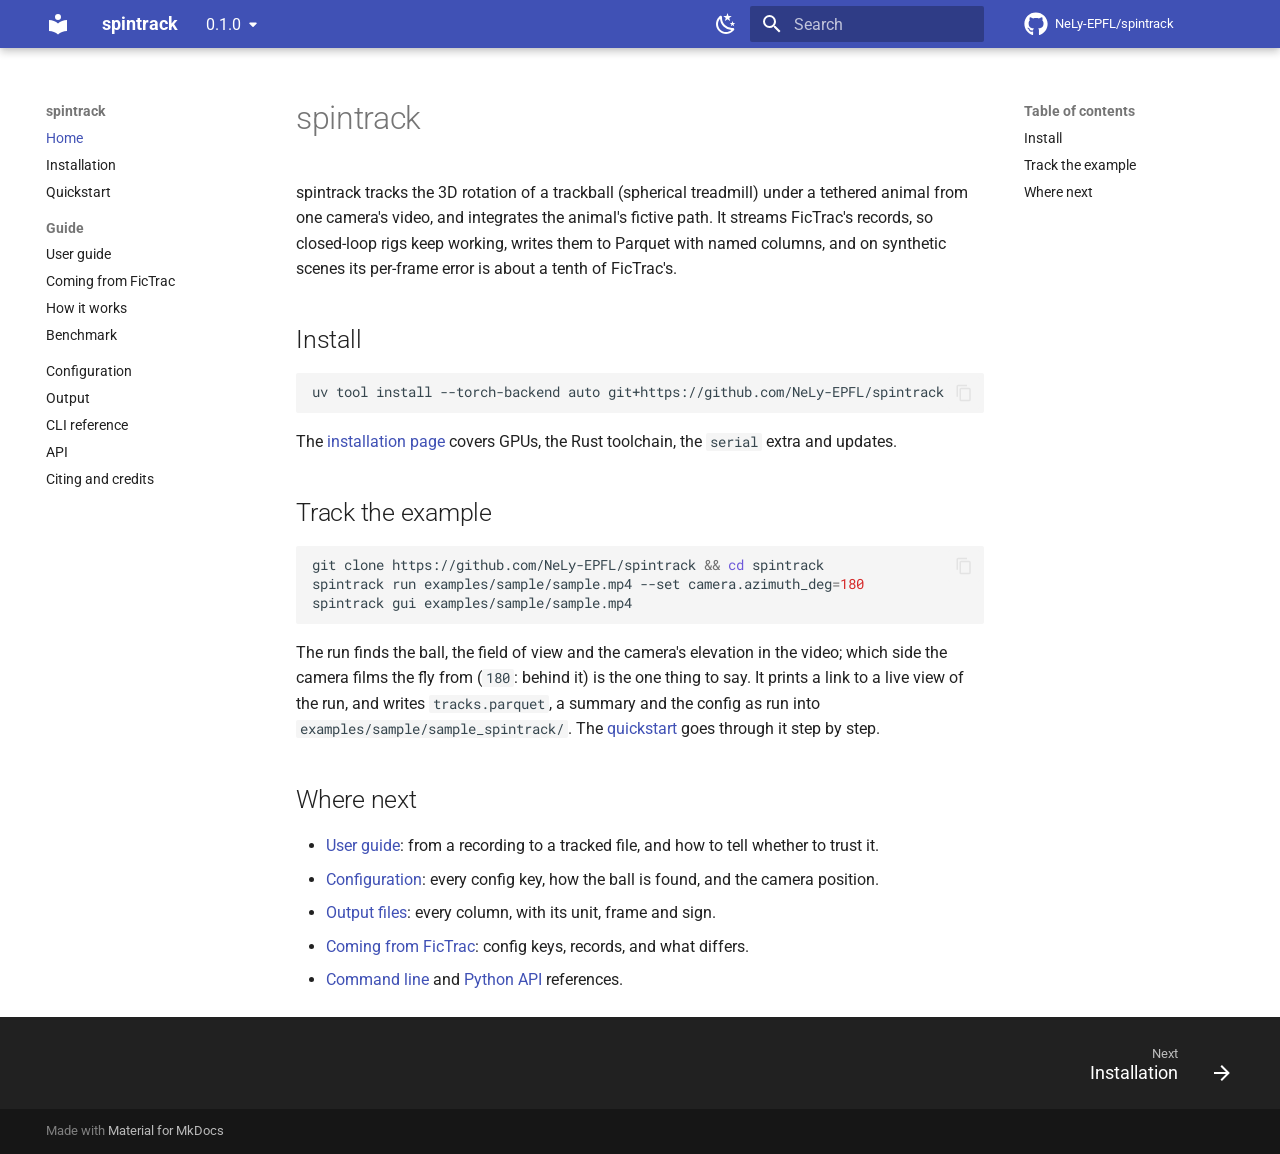
<file: 0.1.0/index.html>
<!doctype html>
<html lang="en" class="no-js">
  <head>
    
      <meta charset="utf-8">
      <meta name="viewport" content="width=device-width,initial-scale=1">
      
        <meta name="description" content="Track the rotation of a spherical treadmill (trackball) from video">
      
      
      
        <link rel="canonical" href="https://nely-epfl.github.io/spintrack/0.1.0/">
      
      
      
        <link rel="next" href="installation/">
      
      
        
      
      
      <link rel="icon" href="assets/images/favicon.png">
      <meta name="generator" content="mkdocs-1.6.1, mkdocs-material-9.7.7">
    
    
      
        <title>spintrack</title>
      
    
    
      <link rel="stylesheet" href="assets/stylesheets/main.ec1eaa64.min.css">
      
        
        <link rel="stylesheet" href="assets/stylesheets/palette.ab4e12ef.min.css">
      
      


    
    
      
    
    
      
        
        
        <link rel="preconnect" href="https://fonts.gstatic.com" crossorigin>
        <link rel="stylesheet" href="https://fonts.googleapis.com/css?family=Roboto:300,300i,400,400i,700,700i%7CRoboto+Mono:400,400i,700,700i&display=fallback">
        <style>:root{--md-text-font:"Roboto";--md-code-font:"Roboto Mono"}</style>
      
    
    
      <link rel="stylesheet" href="assets/_mkdocstrings.css">
    
    <script>__md_scope=new URL(".",location),__md_hash=e=>[...e].reduce(((e,_)=>(e<<5)-e+_.charCodeAt(0)),0),__md_get=(e,_=localStorage,t=__md_scope)=>JSON.parse(_.getItem(t.pathname+"."+e)),__md_set=(e,_,t=localStorage,a=__md_scope)=>{try{t.setItem(a.pathname+"."+e,JSON.stringify(_))}catch(e){}}</script>
    
      

    
    
  </head>
  
  
    
    
      
    
    
    
    
    <body dir="ltr" data-md-color-scheme="default" data-md-color-primary="indigo" data-md-color-accent="indigo">
  
    
    <input class="md-toggle" data-md-toggle="drawer" type="checkbox" id="__drawer" autocomplete="off">
    <input class="md-toggle" data-md-toggle="search" type="checkbox" id="__search" autocomplete="off">
    <label class="md-overlay" for="__drawer"></label>
    <div data-md-component="skip">
      
        
        <a href="#spintrack" class="md-skip">
          Skip to content
        </a>
      
    </div>
    <div data-md-component="announce">
      
    </div>
    
      <div data-md-color-scheme="default" data-md-component="outdated" hidden>
        
      </div>
    
    
      

  

<header class="md-header md-header--shadow" data-md-component="header">
  <nav class="md-header__inner md-grid" aria-label="Header">
    <a href="." title="spintrack" class="md-header__button md-logo" aria-label="spintrack" data-md-component="logo">
      
  
  <svg xmlns="http://www.w3.org/2000/svg" viewBox="0 0 24 24"><path d="M12 8a3 3 0 0 0 3-3 3 3 0 0 0-3-3 3 3 0 0 0-3 3 3 3 0 0 0 3 3m0 3.54C9.64 9.35 6.5 8 3 8v11c3.5 0 6.64 1.35 9 3.54 2.36-2.19 5.5-3.54 9-3.54V8c-3.5 0-6.64 1.35-9 3.54"/></svg>

    </a>
    <label class="md-header__button md-icon" for="__drawer">
      
      <svg xmlns="http://www.w3.org/2000/svg" viewBox="0 0 24 24"><path d="M3 6h18v2H3zm0 5h18v2H3zm0 5h18v2H3z"/></svg>
    </label>
    <div class="md-header__title" data-md-component="header-title">
      <div class="md-header__ellipsis">
        <div class="md-header__topic">
          <span class="md-ellipsis">
            spintrack
          </span>
        </div>
        <div class="md-header__topic" data-md-component="header-topic">
          <span class="md-ellipsis">
            
              Home
            
          </span>
        </div>
      </div>
    </div>
    
      
        <form class="md-header__option" data-md-component="palette">
  
    
    
    
    <input class="md-option" data-md-color-media="(prefers-color-scheme: light)" data-md-color-scheme="default" data-md-color-primary="indigo" data-md-color-accent="indigo"  aria-label="Switch to dark mode"  type="radio" name="__palette" id="__palette_0">
    
      <label class="md-header__button md-icon" title="Switch to dark mode" for="__palette_1" hidden>
        <svg xmlns="http://www.w3.org/2000/svg" viewBox="0 0 24 24"><path d="m17.75 4.09-2.53 1.94.91 3.06-2.63-1.81-2.63 1.81.91-3.06-2.53-1.94L12.44 4l1.06-3 1.06 3zm3.5 6.91-1.64 1.25.59 1.98-1.7-1.17-1.7 1.17.59-1.98L15.75 11l2.06-.05L18.5 9l.69 1.95zm-2.28 4.95c.83-.08 1.72 1.1 1.19 1.85-.32.45-.66.87-1.08 1.27C15.17 23 8.84 23 4.94 19.07c-3.91-3.9-3.91-10.24 0-14.14.4-.4.82-.76 1.27-1.08.75-.53 1.93.36 1.85 1.19-.27 2.86.69 5.83 2.89 8.02a9.96 9.96 0 0 0 8.02 2.89m-1.64 2.02a12.08 12.08 0 0 1-7.8-3.47c-2.17-2.19-3.33-5-3.49-7.82-2.81 3.14-2.7 7.96.31 10.98 3.02 3.01 7.84 3.12 10.98.31"/></svg>
      </label>
    
  
    
    
    
    <input class="md-option" data-md-color-media="(prefers-color-scheme: dark)" data-md-color-scheme="slate" data-md-color-primary="indigo" data-md-color-accent="indigo"  aria-label="Switch to light mode"  type="radio" name="__palette" id="__palette_1">
    
      <label class="md-header__button md-icon" title="Switch to light mode" for="__palette_0" hidden>
        <svg xmlns="http://www.w3.org/2000/svg" viewBox="0 0 24 24"><path d="M12 7a5 5 0 0 1 5 5 5 5 0 0 1-5 5 5 5 0 0 1-5-5 5 5 0 0 1 5-5m0 2a3 3 0 0 0-3 3 3 3 0 0 0 3 3 3 3 0 0 0 3-3 3 3 0 0 0-3-3m0-7 2.39 3.42C13.65 5.15 12.84 5 12 5s-1.65.15-2.39.42zM3.34 7l4.16-.35A7.2 7.2 0 0 0 5.94 8.5c-.44.74-.69 1.5-.83 2.29zm.02 10 1.76-3.77a7.131 7.131 0 0 0 2.38 4.14zM20.65 7l-1.77 3.79a7.02 7.02 0 0 0-2.38-4.15zm-.01 10-4.14.36c.59-.51 1.12-1.14 1.54-1.86.42-.73.69-1.5.83-2.29zM12 22l-2.41-3.44c.74.27 1.55.44 2.41.44.82 0 1.63-.17 2.37-.44z"/></svg>
      </label>
    
  
</form>
      
    
    
      <script>var palette=__md_get("__palette");if(palette&&palette.color){if("(prefers-color-scheme)"===palette.color.media){var media=matchMedia("(prefers-color-scheme: light)"),input=document.querySelector(media.matches?"[data-md-color-media='(prefers-color-scheme: light)']":"[data-md-color-media='(prefers-color-scheme: dark)']");palette.color.media=input.getAttribute("data-md-color-media"),palette.color.scheme=input.getAttribute("data-md-color-scheme"),palette.color.primary=input.getAttribute("data-md-color-primary"),palette.color.accent=input.getAttribute("data-md-color-accent")}for(var[key,value]of Object.entries(palette.color))document.body.setAttribute("data-md-color-"+key,value)}</script>
    
    
    
      
      
        <label class="md-header__button md-icon" for="__search">
          
          <svg xmlns="http://www.w3.org/2000/svg" viewBox="0 0 24 24"><path d="M9.5 3A6.5 6.5 0 0 1 16 9.5c0 1.61-.59 3.09-1.56 4.23l.27.27h.79l5 5-1.5 1.5-5-5v-.79l-.27-.27A6.52 6.52 0 0 1 9.5 16 6.5 6.5 0 0 1 3 9.5 6.5 6.5 0 0 1 9.5 3m0 2C7 5 5 7 5 9.5S7 14 9.5 14 14 12 14 9.5 12 5 9.5 5"/></svg>
        </label>
        <div class="md-search" data-md-component="search" role="dialog">
  <label class="md-search__overlay" for="__search"></label>
  <div class="md-search__inner" role="search">
    <form class="md-search__form" name="search">
      <input type="text" class="md-search__input" name="query" aria-label="Search" placeholder="Search" autocapitalize="off" autocorrect="off" autocomplete="off" spellcheck="false" data-md-component="search-query" required>
      <label class="md-search__icon md-icon" for="__search">
        
        <svg xmlns="http://www.w3.org/2000/svg" viewBox="0 0 24 24"><path d="M9.5 3A6.5 6.5 0 0 1 16 9.5c0 1.61-.59 3.09-1.56 4.23l.27.27h.79l5 5-1.5 1.5-5-5v-.79l-.27-.27A6.52 6.52 0 0 1 9.5 16 6.5 6.5 0 0 1 3 9.5 6.5 6.5 0 0 1 9.5 3m0 2C7 5 5 7 5 9.5S7 14 9.5 14 14 12 14 9.5 12 5 9.5 5"/></svg>
        
        <svg xmlns="http://www.w3.org/2000/svg" viewBox="0 0 24 24"><path d="M20 11v2H8l5.5 5.5-1.42 1.42L4.16 12l7.92-7.92L13.5 5.5 8 11z"/></svg>
      </label>
      <nav class="md-search__options" aria-label="Search">
        
        <button type="reset" class="md-search__icon md-icon" title="Clear" aria-label="Clear" tabindex="-1">
          
          <svg xmlns="http://www.w3.org/2000/svg" viewBox="0 0 24 24"><path d="M19 6.41 17.59 5 12 10.59 6.41 5 5 6.41 10.59 12 5 17.59 6.41 19 12 13.41 17.59 19 19 17.59 13.41 12z"/></svg>
        </button>
      </nav>
      
        <div class="md-search__suggest" data-md-component="search-suggest"></div>
      
    </form>
    <div class="md-search__output">
      <div class="md-search__scrollwrap" tabindex="0" data-md-scrollfix>
        <div class="md-search-result" data-md-component="search-result">
          <div class="md-search-result__meta">
            Initializing search
          </div>
          <ol class="md-search-result__list" role="presentation"></ol>
        </div>
      </div>
    </div>
  </div>
</div>
      
    
    
      <div class="md-header__source">
        <a href="https://github.com/NeLy-EPFL/spintrack" title="Go to repository" class="md-source" data-md-component="source">
  <div class="md-source__icon md-icon">
    
    <svg xmlns="http://www.w3.org/2000/svg" viewBox="0 0 512 512"><!--! Font Awesome Free 7.1.0 by @fontawesome - https://fontawesome.com License - https://fontawesome.com/license/free (Icons: CC BY 4.0, Fonts: SIL OFL 1.1, Code: MIT License) Copyright 2025 Fonticons, Inc.--><path d="M173.9 397.4c0 2-2.3 3.6-5.2 3.6-3.3.3-5.6-1.3-5.6-3.6 0-2 2.3-3.6 5.2-3.6 3-.3 5.6 1.3 5.6 3.6m-31.1-4.5c-.7 2 1.3 4.3 4.3 4.9 2.6 1 5.6 0 6.2-2s-1.3-4.3-4.3-5.2c-2.6-.7-5.5.3-6.2 2.3m44.2-1.7c-2.9.7-4.9 2.6-4.6 4.9.3 2 2.9 3.3 5.9 2.6 2.9-.7 4.9-2.6 4.6-4.6-.3-1.9-3-3.2-5.9-2.9M252.8 8C114.1 8 8 113.3 8 252c0 110.9 69.8 205.8 169.5 239.2 12.8 2.3 17.3-5.6 17.3-12.1 0-6.2-.3-40.4-.3-61.4 0 0-70 15-84.7-29.8 0 0-11.4-29.1-27.8-36.6 0 0-22.9-15.7 1.6-15.4 0 0 24.9 2 38.6 25.8 21.9 38.6 58.6 27.5 72.9 20.9 2.3-16 8.8-27.1 16-33.7-55.9-6.2-112.3-14.3-112.3-110.5 0-27.5 7.6-41.3 23.6-58.9-2.6-6.5-11.1-33.3 2.6-67.9 20.9-6.5 69 27 69 27 20-5.6 41.5-8.5 62.8-8.5s42.8 2.9 62.8 8.5c0 0 48.1-33.6 69-27 13.7 34.7 5.2 61.4 2.6 67.9 16 17.7 25.8 31.5 25.8 58.9 0 96.5-58.9 104.2-114.8 110.5 9.2 7.9 17 22.9 17 46.4 0 33.7-.3 75.4-.3 83.6 0 6.5 4.6 14.4 17.3 12.1C436.2 457.8 504 362.9 504 252 504 113.3 391.5 8 252.8 8M105.2 352.9c-1.3 1-1 3.3.7 5.2 1.6 1.6 3.9 2.3 5.2 1 1.3-1 1-3.3-.7-5.2-1.6-1.6-3.9-2.3-5.2-1m-10.8-8.1c-.7 1.3.3 2.9 2.3 3.9 1.6 1 3.6.7 4.3-.7.7-1.3-.3-2.9-2.3-3.9-2-.6-3.6-.3-4.3.7m32.4 35.6c-1.6 1.3-1 4.3 1.3 6.2 2.3 2.3 5.2 2.6 6.5 1 1.3-1.3.7-4.3-1.3-6.2-2.2-2.3-5.2-2.6-6.5-1m-11.4-14.7c-1.6 1-1.6 3.6 0 5.9s4.3 3.3 5.6 2.3c1.6-1.3 1.6-3.9 0-6.2-1.4-2.3-4-3.3-5.6-2"/></svg>
  </div>
  <div class="md-source__repository">
    NeLy-EPFL/spintrack
  </div>
</a>
      </div>
    
  </nav>
  
</header>
    
    <div class="md-container" data-md-component="container">
      
      
        
          
        
      
      <main class="md-main" data-md-component="main">
        <div class="md-main__inner md-grid">
          
            
              
              <div class="md-sidebar md-sidebar--primary" data-md-component="sidebar" data-md-type="navigation" >
                <div class="md-sidebar__scrollwrap">
                  <div class="md-sidebar__inner">
                    



<nav class="md-nav md-nav--primary" aria-label="Navigation" data-md-level="0">
  <label class="md-nav__title" for="__drawer">
    <a href="." title="spintrack" class="md-nav__button md-logo" aria-label="spintrack" data-md-component="logo">
      
  
  <svg xmlns="http://www.w3.org/2000/svg" viewBox="0 0 24 24"><path d="M12 8a3 3 0 0 0 3-3 3 3 0 0 0-3-3 3 3 0 0 0-3 3 3 3 0 0 0 3 3m0 3.54C9.64 9.35 6.5 8 3 8v11c3.5 0 6.64 1.35 9 3.54 2.36-2.19 5.5-3.54 9-3.54V8c-3.5 0-6.64 1.35-9 3.54"/></svg>

    </a>
    spintrack
  </label>
  
    <div class="md-nav__source">
      <a href="https://github.com/NeLy-EPFL/spintrack" title="Go to repository" class="md-source" data-md-component="source">
  <div class="md-source__icon md-icon">
    
    <svg xmlns="http://www.w3.org/2000/svg" viewBox="0 0 512 512"><!--! Font Awesome Free 7.1.0 by @fontawesome - https://fontawesome.com License - https://fontawesome.com/license/free (Icons: CC BY 4.0, Fonts: SIL OFL 1.1, Code: MIT License) Copyright 2025 Fonticons, Inc.--><path d="M173.9 397.4c0 2-2.3 3.6-5.2 3.6-3.3.3-5.6-1.3-5.6-3.6 0-2 2.3-3.6 5.2-3.6 3-.3 5.6 1.3 5.6 3.6m-31.1-4.5c-.7 2 1.3 4.3 4.3 4.9 2.6 1 5.6 0 6.2-2s-1.3-4.3-4.3-5.2c-2.6-.7-5.5.3-6.2 2.3m44.2-1.7c-2.9.7-4.9 2.6-4.6 4.9.3 2 2.9 3.3 5.9 2.6 2.9-.7 4.9-2.6 4.6-4.6-.3-1.9-3-3.2-5.9-2.9M252.8 8C114.1 8 8 113.3 8 252c0 110.9 69.8 205.8 169.5 239.2 12.8 2.3 17.3-5.6 17.3-12.1 0-6.2-.3-40.4-.3-61.4 0 0-70 15-84.7-29.8 0 0-11.4-29.1-27.8-36.6 0 0-22.9-15.7 1.6-15.4 0 0 24.9 2 38.6 25.8 21.9 38.6 58.6 27.5 72.9 20.9 2.3-16 8.8-27.1 16-33.7-55.9-6.2-112.3-14.3-112.3-110.5 0-27.5 7.6-41.3 23.6-58.9-2.6-6.5-11.1-33.3 2.6-67.9 20.9-6.5 69 27 69 27 20-5.6 41.5-8.5 62.8-8.5s42.8 2.9 62.8 8.5c0 0 48.1-33.6 69-27 13.7 34.7 5.2 61.4 2.6 67.9 16 17.7 25.8 31.5 25.8 58.9 0 96.5-58.9 104.2-114.8 110.5 9.2 7.9 17 22.9 17 46.4 0 33.7-.3 75.4-.3 83.6 0 6.5 4.6 14.4 17.3 12.1C436.2 457.8 504 362.9 504 252 504 113.3 391.5 8 252.8 8M105.2 352.9c-1.3 1-1 3.3.7 5.2 1.6 1.6 3.9 2.3 5.2 1 1.3-1 1-3.3-.7-5.2-1.6-1.6-3.9-2.3-5.2-1m-10.8-8.1c-.7 1.3.3 2.9 2.3 3.9 1.6 1 3.6.7 4.3-.7.7-1.3-.3-2.9-2.3-3.9-2-.6-3.6-.3-4.3.7m32.4 35.6c-1.6 1.3-1 4.3 1.3 6.2 2.3 2.3 5.2 2.6 6.5 1 1.3-1.3.7-4.3-1.3-6.2-2.2-2.3-5.2-2.6-6.5-1m-11.4-14.7c-1.6 1-1.6 3.6 0 5.9s4.3 3.3 5.6 2.3c1.6-1.3 1.6-3.9 0-6.2-1.4-2.3-4-3.3-5.6-2"/></svg>
  </div>
  <div class="md-source__repository">
    NeLy-EPFL/spintrack
  </div>
</a>
    </div>
  
  <ul class="md-nav__list" data-md-scrollfix>
    
      
      
  
  
    
  
  
  
    <li class="md-nav__item md-nav__item--active">
      
      <input class="md-nav__toggle md-toggle" type="checkbox" id="__toc">
      
      
        
      
      
        <label class="md-nav__link md-nav__link--active" for="__toc">
          
  
  
  <span class="md-ellipsis">
    
  
    Home
  

    
  </span>
  
  

          <span class="md-nav__icon md-icon"></span>
        </label>
      
      <a href="." class="md-nav__link md-nav__link--active">
        
  
  
  <span class="md-ellipsis">
    
  
    Home
  

    
  </span>
  
  

      </a>
      
        

<nav class="md-nav md-nav--secondary" aria-label="Table of contents">
  
  
  
    
  
  
    <label class="md-nav__title" for="__toc">
      <span class="md-nav__icon md-icon"></span>
      Table of contents
    </label>
    <ul class="md-nav__list" data-md-component="toc" data-md-scrollfix>
      
        <li class="md-nav__item">
  <a href="#install" class="md-nav__link">
    <span class="md-ellipsis">
      
        Install
      
    </span>
  </a>
  
</li>
      
        <li class="md-nav__item">
  <a href="#track-the-example" class="md-nav__link">
    <span class="md-ellipsis">
      
        Track the example
      
    </span>
  </a>
  
</li>
      
        <li class="md-nav__item">
  <a href="#where-next" class="md-nav__link">
    <span class="md-ellipsis">
      
        Where next
      
    </span>
  </a>
  
</li>
      
    </ul>
  
</nav>
      
    </li>
  

    
      
      
  
  
  
  
    <li class="md-nav__item">
      <a href="installation/" class="md-nav__link">
        
  
  
  <span class="md-ellipsis">
    
  
    Installation
  

    
  </span>
  
  

      </a>
    </li>
  

    
      
      
  
  
  
  
    <li class="md-nav__item">
      <a href="quickstart/" class="md-nav__link">
        
  
  
  <span class="md-ellipsis">
    
  
    Quickstart
  

    
  </span>
  
  

      </a>
    </li>
  

    
      
      
  
  
  
  
    
    
    
    
      
        
        
      
    
    
    <li class="md-nav__item md-nav__item--section md-nav__item--nested">
      
        
        
        <input class="md-nav__toggle md-toggle " type="checkbox" id="__nav_4" >
        
          
          <label class="md-nav__link" for="__nav_4" id="__nav_4_label" tabindex="">
            
  
  
  <span class="md-ellipsis">
    
  
    Guide
  

    
  </span>
  
  

            <span class="md-nav__icon md-icon"></span>
          </label>
        
        <nav class="md-nav" data-md-level="1" aria-labelledby="__nav_4_label" aria-expanded="false">
          <label class="md-nav__title" for="__nav_4">
            <span class="md-nav__icon md-icon"></span>
            
  
    Guide
  

          </label>
          <ul class="md-nav__list" data-md-scrollfix>
            
              
                
  
  
  
  
    <li class="md-nav__item">
      <a href="guide/" class="md-nav__link">
        
  
  
  <span class="md-ellipsis">
    
  
    User guide
  

    
  </span>
  
  

      </a>
    </li>
  

              
            
              
                
  
  
  
  
    <li class="md-nav__item">
      <a href="fictrac/" class="md-nav__link">
        
  
  
  <span class="md-ellipsis">
    
  
    Coming from FicTrac
  

    
  </span>
  
  

      </a>
    </li>
  

              
            
              
                
  
  
  
  
    <li class="md-nav__item">
      <a href="algorithm/" class="md-nav__link">
        
  
  
  <span class="md-ellipsis">
    
  
    How it works
  

    
  </span>
  
  

      </a>
    </li>
  

              
            
              
                
  
  
  
  
    <li class="md-nav__item">
      <a href="benchmark/" class="md-nav__link">
        
  
  
  <span class="md-ellipsis">
    
  
    Benchmark
  

    
  </span>
  
  

      </a>
    </li>
  

              
            
          </ul>
        </nav>
      
    </li>
  

    
      
      
  
  
  
  
    <li class="md-nav__item">
      <a href="configuration/" class="md-nav__link">
        
  
  
  <span class="md-ellipsis">
    
  
    Configuration
  

    
  </span>
  
  

      </a>
    </li>
  

    
      
      
  
  
  
  
    <li class="md-nav__item">
      <a href="output/" class="md-nav__link">
        
  
  
  <span class="md-ellipsis">
    
  
    Output
  

    
  </span>
  
  

      </a>
    </li>
  

    
      
      
  
  
  
  
    <li class="md-nav__item">
      <a href="cli/" class="md-nav__link">
        
  
  
  <span class="md-ellipsis">
    
  
    CLI reference
  

    
  </span>
  
  

      </a>
    </li>
  

    
      
      
  
  
  
  
    <li class="md-nav__item">
      <a href="api/" class="md-nav__link">
        
  
  
  <span class="md-ellipsis">
    
  
    API
  

    
  </span>
  
  

      </a>
    </li>
  

    
      
      
  
  
  
  
    <li class="md-nav__item">
      <a href="citing/" class="md-nav__link">
        
  
  
  <span class="md-ellipsis">
    
  
    Citing and credits
  

    
  </span>
  
  

      </a>
    </li>
  

    
  </ul>
</nav>
                  </div>
                </div>
              </div>
            
            
              
              <div class="md-sidebar md-sidebar--secondary" data-md-component="sidebar" data-md-type="toc" >
                <div class="md-sidebar__scrollwrap">
                  <div class="md-sidebar__inner">
                    

<nav class="md-nav md-nav--secondary" aria-label="Table of contents">
  
  
  
    
  
  
    <label class="md-nav__title" for="__toc">
      <span class="md-nav__icon md-icon"></span>
      Table of contents
    </label>
    <ul class="md-nav__list" data-md-component="toc" data-md-scrollfix>
      
        <li class="md-nav__item">
  <a href="#install" class="md-nav__link">
    <span class="md-ellipsis">
      
        Install
      
    </span>
  </a>
  
</li>
      
        <li class="md-nav__item">
  <a href="#track-the-example" class="md-nav__link">
    <span class="md-ellipsis">
      
        Track the example
      
    </span>
  </a>
  
</li>
      
        <li class="md-nav__item">
  <a href="#where-next" class="md-nav__link">
    <span class="md-ellipsis">
      
        Where next
      
    </span>
  </a>
  
</li>
      
    </ul>
  
</nav>
                  </div>
                </div>
              </div>
            
          
          
            <div class="md-content" data-md-component="content">
              
              <article class="md-content__inner md-typeset">
                
                  


  
  


<h1 id="spintrack">spintrack<a class="headerlink" href="#spintrack" title="Permanent link">&para;</a></h1>
<p>spintrack tracks the 3D rotation of a trackball (spherical treadmill) under a tethered animal from one camera's video, and integrates the animal's fictive path. It streams FicTrac's records, so closed-loop rigs keep working, writes them to Parquet with named columns, and on synthetic scenes its per-frame error is about a tenth of FicTrac's.</p>
<h2 id="install">Install<a class="headerlink" href="#install" title="Permanent link">&para;</a></h2>
<div class="highlight"><pre><span></span><code><a id="__codelineno-0-1" name="__codelineno-0-1" href="#__codelineno-0-1"></a>uv<span class="w"> </span>tool<span class="w"> </span>install<span class="w"> </span>--torch-backend<span class="w"> </span>auto<span class="w"> </span>git+https://github.com/NeLy-EPFL/spintrack
</code></pre></div>
<p>The <a href="installation/">installation page</a> covers GPUs, the Rust toolchain, the <code>serial</code> extra and updates.</p>
<h2 id="track-the-example">Track the example<a class="headerlink" href="#track-the-example" title="Permanent link">&para;</a></h2>
<div class="highlight"><pre><span></span><code><a id="__codelineno-1-1" name="__codelineno-1-1" href="#__codelineno-1-1"></a>git<span class="w"> </span>clone<span class="w"> </span>https://github.com/NeLy-EPFL/spintrack<span class="w"> </span><span class="o">&amp;&amp;</span><span class="w"> </span><span class="nb">cd</span><span class="w"> </span>spintrack
<a id="__codelineno-1-2" name="__codelineno-1-2" href="#__codelineno-1-2"></a>spintrack<span class="w"> </span>run<span class="w"> </span>examples/sample/sample.mp4<span class="w"> </span>--set<span class="w"> </span>camera.azimuth_deg<span class="o">=</span><span class="m">180</span>
<a id="__codelineno-1-3" name="__codelineno-1-3" href="#__codelineno-1-3"></a>spintrack<span class="w"> </span>gui<span class="w"> </span>examples/sample/sample.mp4
</code></pre></div>
<p>The run finds the ball, the field of view and the camera's elevation in the video; which side the camera films the fly from (<code>180</code>: behind it) is the one thing to say. It prints a link to a live view of the run, and writes <code>tracks.parquet</code>, a summary and the config as run into <code>examples/sample/sample_spintrack/</code>. The <a href="quickstart/">quickstart</a> goes through it step by step.</p>
<h2 id="where-next">Where next<a class="headerlink" href="#where-next" title="Permanent link">&para;</a></h2>
<ul>
<li><a href="guide/">User guide</a>: from a recording to a tracked file, and how to tell whether to trust it.</li>
<li><a href="configuration/">Configuration</a>: every config key, how the ball is found, and the camera position.</li>
<li><a href="output/">Output files</a>: every column, with its unit, frame and sign.</li>
<li><a href="fictrac/">Coming from FicTrac</a>: config keys, records, and what differs.</li>
<li><a href="cli/">Command line</a> and <a href="api/">Python API</a> references.</li>
</ul>












                
              </article>
            </div>
          
          
<script>var target=document.getElementById(location.hash.slice(1));target&&target.name&&(target.checked=target.name.startsWith("__tabbed_"))</script>
        </div>
        
          <button type="button" class="md-top md-icon" data-md-component="top" hidden>
  
  <svg xmlns="http://www.w3.org/2000/svg" viewBox="0 0 24 24"><path d="M13 20h-2V8l-5.5 5.5-1.42-1.42L12 4.16l7.92 7.92-1.42 1.42L13 8z"/></svg>
  Back to top
</button>
        
      </main>
      
        <footer class="md-footer">
  
    
      
      <nav class="md-footer__inner md-grid" aria-label="Footer" >
        
        
          
          <a href="installation/" class="md-footer__link md-footer__link--next" aria-label="Next: Installation">
            <div class="md-footer__title">
              <span class="md-footer__direction">
                Next
              </span>
              <div class="md-ellipsis">
                Installation
              </div>
            </div>
            <div class="md-footer__button md-icon">
              
              <svg xmlns="http://www.w3.org/2000/svg" viewBox="0 0 24 24"><path d="M4 11v2h12l-5.5 5.5 1.42 1.42L19.84 12l-7.92-7.92L10.5 5.5 16 11z"/></svg>
            </div>
          </a>
        
      </nav>
    
  
  <div class="md-footer-meta md-typeset">
    <div class="md-footer-meta__inner md-grid">
      <div class="md-copyright">
  
  
    Made with
    <a href="https://squidfunk.github.io/mkdocs-material/" target="_blank" rel="noopener">
      Material for MkDocs
    </a>
  
</div>
      
    </div>
  </div>
</footer>
      
    </div>
    <div class="md-dialog" data-md-component="dialog">
      <div class="md-dialog__inner md-typeset"></div>
    </div>
    
    
    
      
      
      <script id="__config" type="application/json">{"annotate": null, "base": ".", "features": ["navigation.instant", "navigation.tracking", "navigation.sections", "navigation.top", "navigation.footer", "toc.follow", "search.suggest", "search.highlight", "content.code.copy", "content.code.annotate"], "search": "assets/javascripts/workers/search.2c215733.min.js", "tags": null, "translations": {"clipboard.copied": "Copied to clipboard", "clipboard.copy": "Copy to clipboard", "search.result.more.one": "1 more on this page", "search.result.more.other": "# more on this page", "search.result.none": "No matching documents", "search.result.one": "1 matching document", "search.result.other": "# matching documents", "search.result.placeholder": "Type to start searching", "search.result.term.missing": "Missing", "select.version": "Select version"}, "version": {"default": "stable", "provider": "mike"}}</script>
    
    
      <script src="assets/javascripts/bundle.d7400e89.min.js"></script>
      
    
  </body>
</html>
</file>
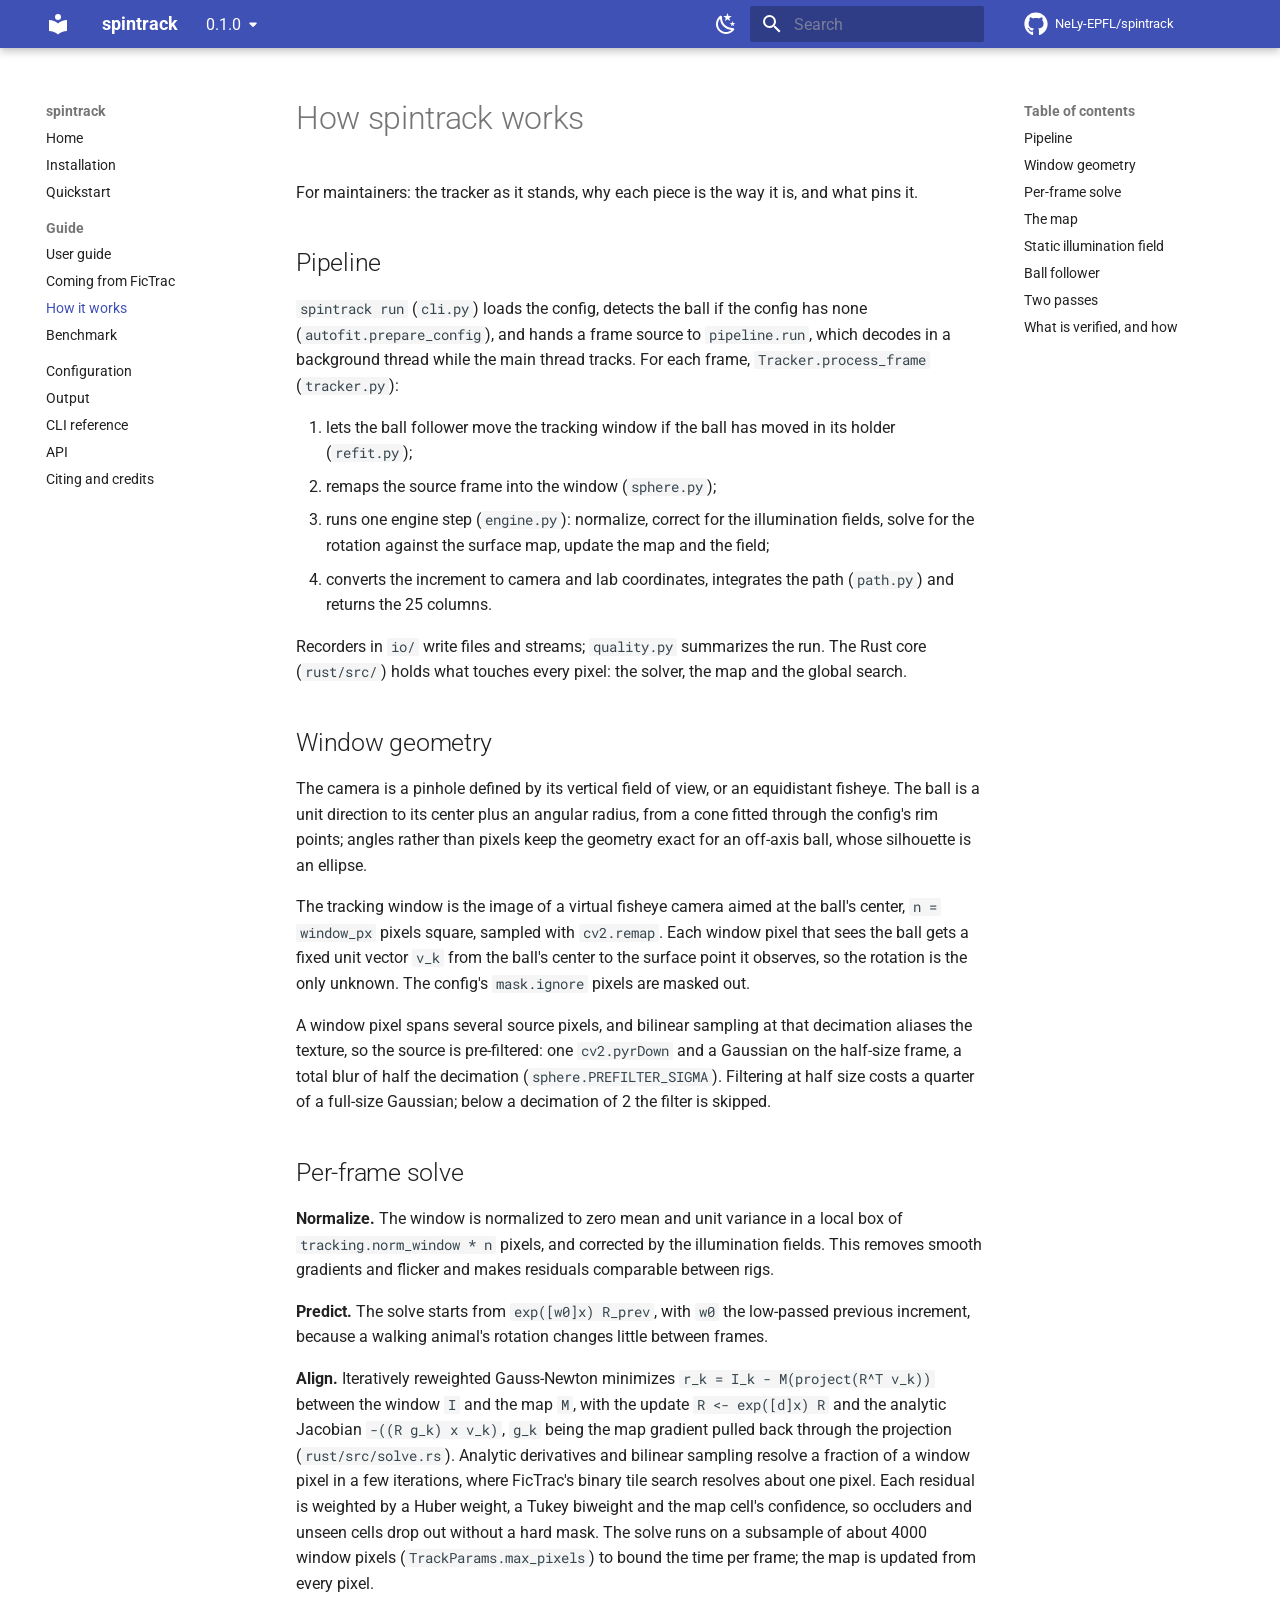
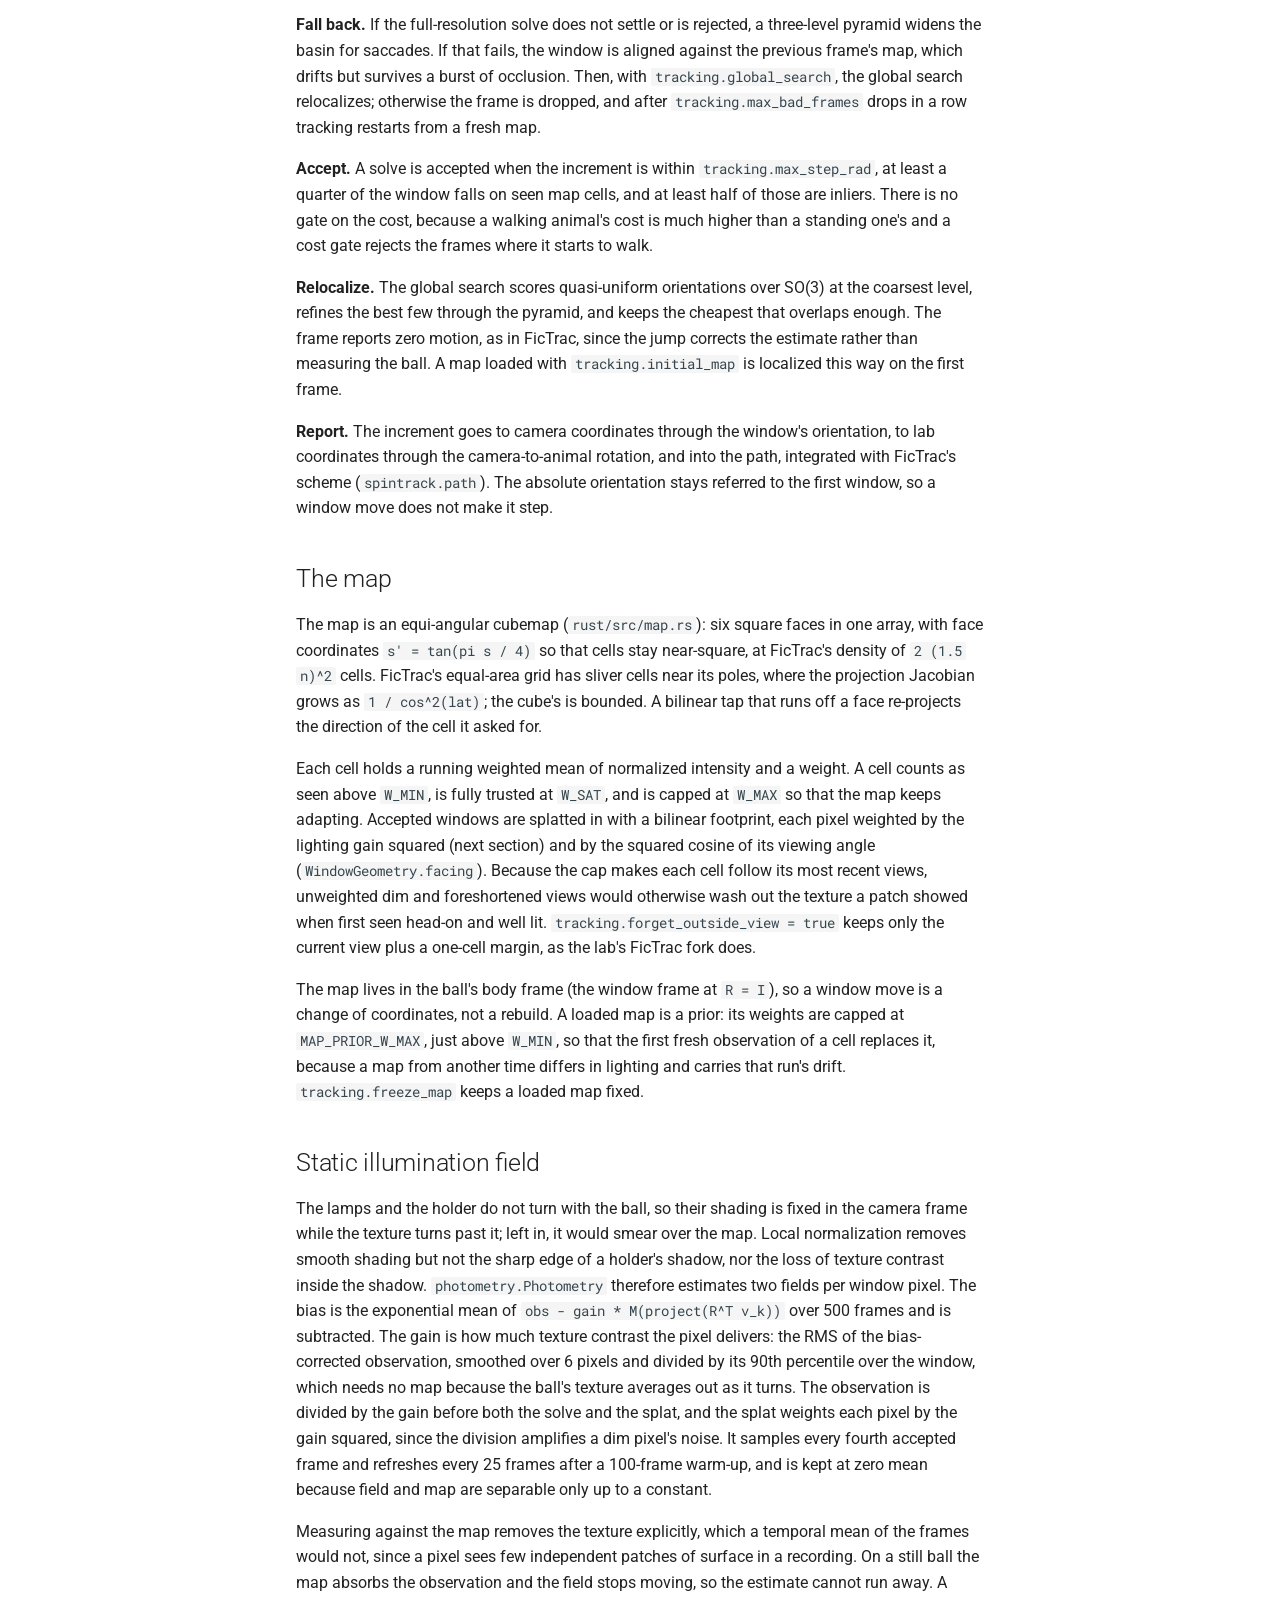
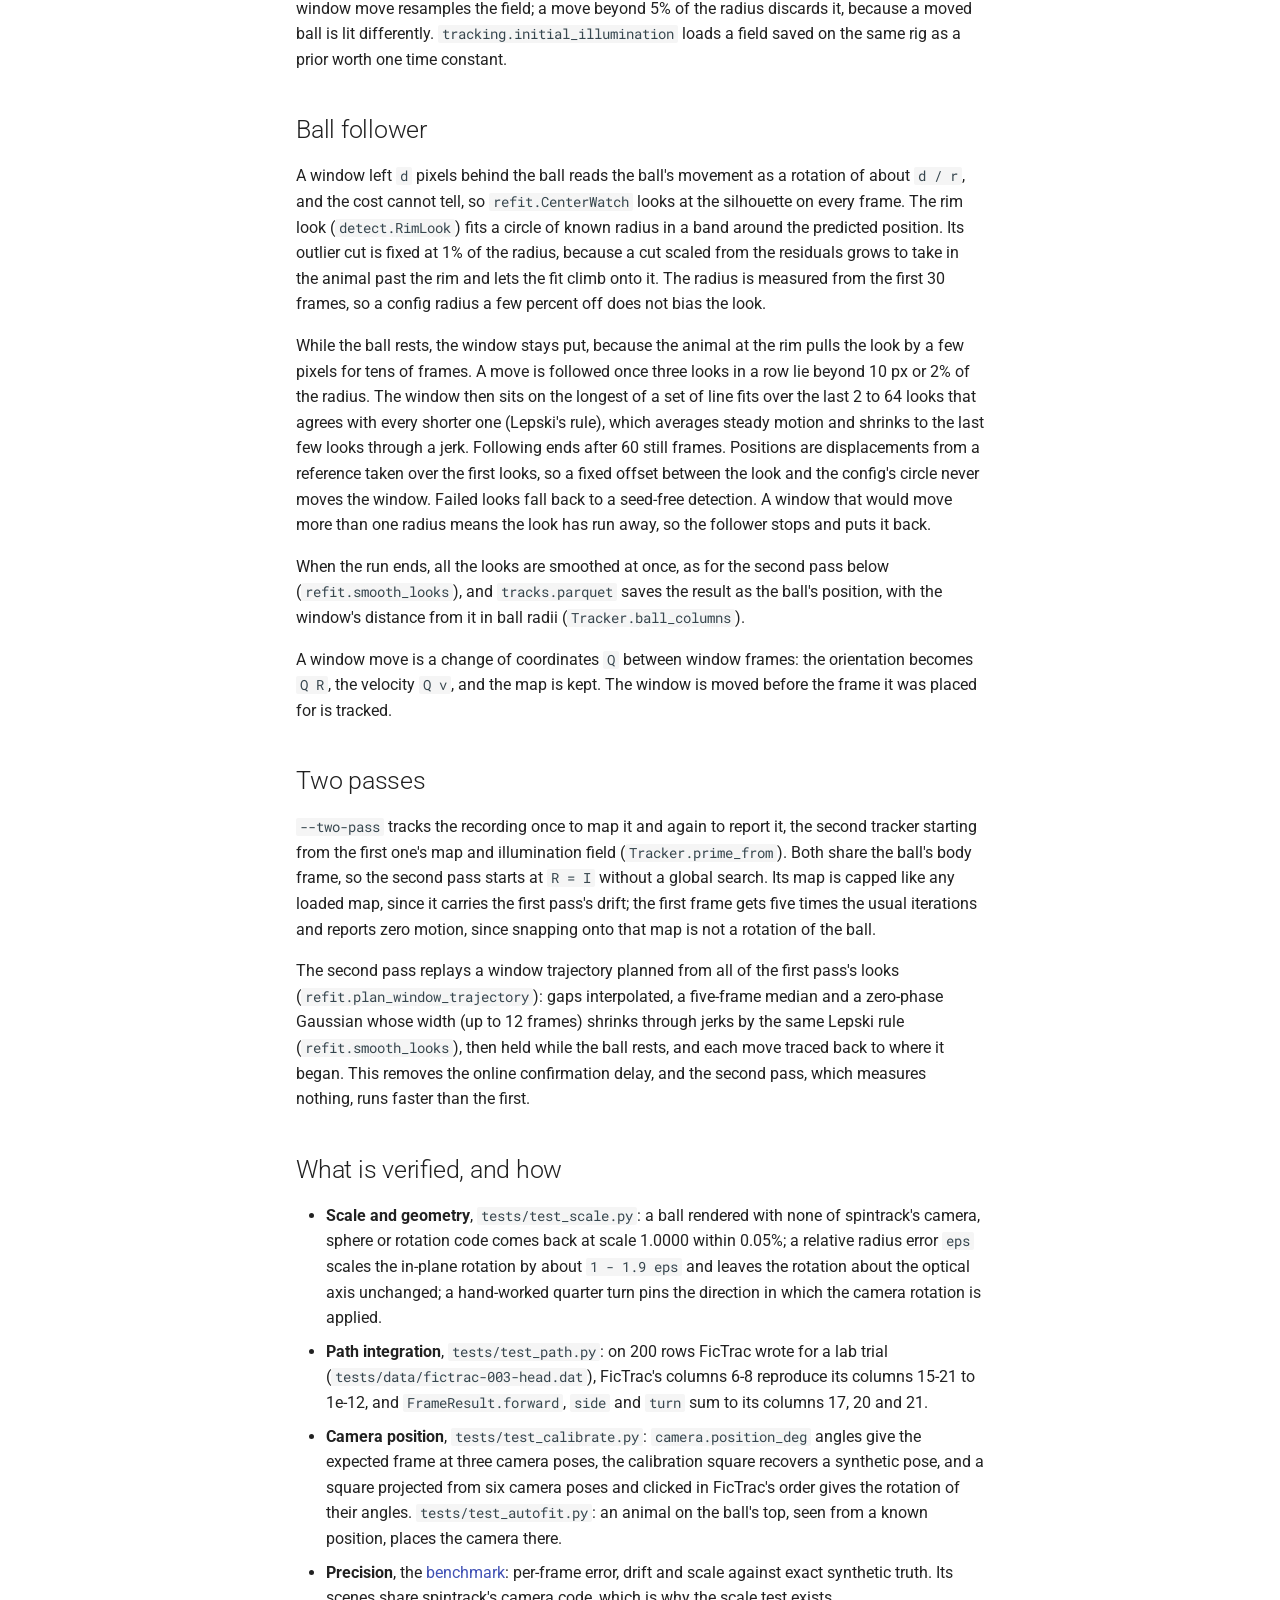
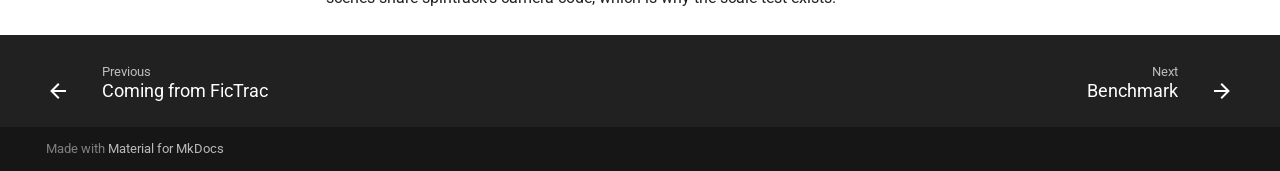
<file: 0.1.0/algorithm/index.html>
<!doctype html>
<html lang="en" class="no-js">
  <head>
    
      <meta charset="utf-8">
      <meta name="viewport" content="width=device-width,initial-scale=1">
      
        <meta name="description" content="Track the rotation of a spherical treadmill (trackball) from video">
      
      
      
        <link rel="canonical" href="https://nely-epfl.github.io/spintrack/0.1.0/algorithm/">
      
      
        <link rel="prev" href="../fictrac/">
      
      
        <link rel="next" href="../benchmark/">
      
      
        
      
      
      <link rel="icon" href="../assets/images/favicon.png">
      <meta name="generator" content="mkdocs-1.6.1, mkdocs-material-9.7.7">
    
    
      
        <title>How it works - spintrack</title>
      
    
    
      <link rel="stylesheet" href="../assets/stylesheets/main.ec1eaa64.min.css">
      
        
        <link rel="stylesheet" href="../assets/stylesheets/palette.ab4e12ef.min.css">
      
      


    
    
      
    
    
      
        
        
        <link rel="preconnect" href="https://fonts.gstatic.com" crossorigin>
        <link rel="stylesheet" href="https://fonts.googleapis.com/css?family=Roboto:300,300i,400,400i,700,700i%7CRoboto+Mono:400,400i,700,700i&display=fallback">
        <style>:root{--md-text-font:"Roboto";--md-code-font:"Roboto Mono"}</style>
      
    
    
      <link rel="stylesheet" href="../assets/_mkdocstrings.css">
    
    <script>__md_scope=new URL("..",location),__md_hash=e=>[...e].reduce(((e,_)=>(e<<5)-e+_.charCodeAt(0)),0),__md_get=(e,_=localStorage,t=__md_scope)=>JSON.parse(_.getItem(t.pathname+"."+e)),__md_set=(e,_,t=localStorage,a=__md_scope)=>{try{t.setItem(a.pathname+"."+e,JSON.stringify(_))}catch(e){}}</script>
    
      

    
    
  </head>
  
  
    
    
      
    
    
    
    
    <body dir="ltr" data-md-color-scheme="default" data-md-color-primary="indigo" data-md-color-accent="indigo">
  
    
    <input class="md-toggle" data-md-toggle="drawer" type="checkbox" id="__drawer" autocomplete="off">
    <input class="md-toggle" data-md-toggle="search" type="checkbox" id="__search" autocomplete="off">
    <label class="md-overlay" for="__drawer"></label>
    <div data-md-component="skip">
      
        
        <a href="#how-spintrack-works" class="md-skip">
          Skip to content
        </a>
      
    </div>
    <div data-md-component="announce">
      
    </div>
    
      <div data-md-color-scheme="default" data-md-component="outdated" hidden>
        
      </div>
    
    
      

  

<header class="md-header md-header--shadow" data-md-component="header">
  <nav class="md-header__inner md-grid" aria-label="Header">
    <a href=".." title="spintrack" class="md-header__button md-logo" aria-label="spintrack" data-md-component="logo">
      
  
  <svg xmlns="http://www.w3.org/2000/svg" viewBox="0 0 24 24"><path d="M12 8a3 3 0 0 0 3-3 3 3 0 0 0-3-3 3 3 0 0 0-3 3 3 3 0 0 0 3 3m0 3.54C9.64 9.35 6.5 8 3 8v11c3.5 0 6.64 1.35 9 3.54 2.36-2.19 5.5-3.54 9-3.54V8c-3.5 0-6.64 1.35-9 3.54"/></svg>

    </a>
    <label class="md-header__button md-icon" for="__drawer">
      
      <svg xmlns="http://www.w3.org/2000/svg" viewBox="0 0 24 24"><path d="M3 6h18v2H3zm0 5h18v2H3zm0 5h18v2H3z"/></svg>
    </label>
    <div class="md-header__title" data-md-component="header-title">
      <div class="md-header__ellipsis">
        <div class="md-header__topic">
          <span class="md-ellipsis">
            spintrack
          </span>
        </div>
        <div class="md-header__topic" data-md-component="header-topic">
          <span class="md-ellipsis">
            
              How it works
            
          </span>
        </div>
      </div>
    </div>
    
      
        <form class="md-header__option" data-md-component="palette">
  
    
    
    
    <input class="md-option" data-md-color-media="(prefers-color-scheme: light)" data-md-color-scheme="default" data-md-color-primary="indigo" data-md-color-accent="indigo"  aria-label="Switch to dark mode"  type="radio" name="__palette" id="__palette_0">
    
      <label class="md-header__button md-icon" title="Switch to dark mode" for="__palette_1" hidden>
        <svg xmlns="http://www.w3.org/2000/svg" viewBox="0 0 24 24"><path d="m17.75 4.09-2.53 1.94.91 3.06-2.63-1.81-2.63 1.81.91-3.06-2.53-1.94L12.44 4l1.06-3 1.06 3zm3.5 6.91-1.64 1.25.59 1.98-1.7-1.17-1.7 1.17.59-1.98L15.75 11l2.06-.05L18.5 9l.69 1.95zm-2.28 4.95c.83-.08 1.72 1.1 1.19 1.85-.32.45-.66.87-1.08 1.27C15.17 23 8.84 23 4.94 19.07c-3.91-3.9-3.91-10.24 0-14.14.4-.4.82-.76 1.27-1.08.75-.53 1.93.36 1.85 1.19-.27 2.86.69 5.83 2.89 8.02a9.96 9.96 0 0 0 8.02 2.89m-1.64 2.02a12.08 12.08 0 0 1-7.8-3.47c-2.17-2.19-3.33-5-3.49-7.82-2.81 3.14-2.7 7.96.31 10.98 3.02 3.01 7.84 3.12 10.98.31"/></svg>
      </label>
    
  
    
    
    
    <input class="md-option" data-md-color-media="(prefers-color-scheme: dark)" data-md-color-scheme="slate" data-md-color-primary="indigo" data-md-color-accent="indigo"  aria-label="Switch to light mode"  type="radio" name="__palette" id="__palette_1">
    
      <label class="md-header__button md-icon" title="Switch to light mode" for="__palette_0" hidden>
        <svg xmlns="http://www.w3.org/2000/svg" viewBox="0 0 24 24"><path d="M12 7a5 5 0 0 1 5 5 5 5 0 0 1-5 5 5 5 0 0 1-5-5 5 5 0 0 1 5-5m0 2a3 3 0 0 0-3 3 3 3 0 0 0 3 3 3 3 0 0 0 3-3 3 3 0 0 0-3-3m0-7 2.39 3.42C13.65 5.15 12.84 5 12 5s-1.65.15-2.39.42zM3.34 7l4.16-.35A7.2 7.2 0 0 0 5.94 8.5c-.44.74-.69 1.5-.83 2.29zm.02 10 1.76-3.77a7.131 7.131 0 0 0 2.38 4.14zM20.65 7l-1.77 3.79a7.02 7.02 0 0 0-2.38-4.15zm-.01 10-4.14.36c.59-.51 1.12-1.14 1.54-1.86.42-.73.69-1.5.83-2.29zM12 22l-2.41-3.44c.74.27 1.55.44 2.41.44.82 0 1.63-.17 2.37-.44z"/></svg>
      </label>
    
  
</form>
      
    
    
      <script>var palette=__md_get("__palette");if(palette&&palette.color){if("(prefers-color-scheme)"===palette.color.media){var media=matchMedia("(prefers-color-scheme: light)"),input=document.querySelector(media.matches?"[data-md-color-media='(prefers-color-scheme: light)']":"[data-md-color-media='(prefers-color-scheme: dark)']");palette.color.media=input.getAttribute("data-md-color-media"),palette.color.scheme=input.getAttribute("data-md-color-scheme"),palette.color.primary=input.getAttribute("data-md-color-primary"),palette.color.accent=input.getAttribute("data-md-color-accent")}for(var[key,value]of Object.entries(palette.color))document.body.setAttribute("data-md-color-"+key,value)}</script>
    
    
    
      
      
        <label class="md-header__button md-icon" for="__search">
          
          <svg xmlns="http://www.w3.org/2000/svg" viewBox="0 0 24 24"><path d="M9.5 3A6.5 6.5 0 0 1 16 9.5c0 1.61-.59 3.09-1.56 4.23l.27.27h.79l5 5-1.5 1.5-5-5v-.79l-.27-.27A6.52 6.52 0 0 1 9.5 16 6.5 6.5 0 0 1 3 9.5 6.5 6.5 0 0 1 9.5 3m0 2C7 5 5 7 5 9.5S7 14 9.5 14 14 12 14 9.5 12 5 9.5 5"/></svg>
        </label>
        <div class="md-search" data-md-component="search" role="dialog">
  <label class="md-search__overlay" for="__search"></label>
  <div class="md-search__inner" role="search">
    <form class="md-search__form" name="search">
      <input type="text" class="md-search__input" name="query" aria-label="Search" placeholder="Search" autocapitalize="off" autocorrect="off" autocomplete="off" spellcheck="false" data-md-component="search-query" required>
      <label class="md-search__icon md-icon" for="__search">
        
        <svg xmlns="http://www.w3.org/2000/svg" viewBox="0 0 24 24"><path d="M9.5 3A6.5 6.5 0 0 1 16 9.5c0 1.61-.59 3.09-1.56 4.23l.27.27h.79l5 5-1.5 1.5-5-5v-.79l-.27-.27A6.52 6.52 0 0 1 9.5 16 6.5 6.5 0 0 1 3 9.5 6.5 6.5 0 0 1 9.5 3m0 2C7 5 5 7 5 9.5S7 14 9.5 14 14 12 14 9.5 12 5 9.5 5"/></svg>
        
        <svg xmlns="http://www.w3.org/2000/svg" viewBox="0 0 24 24"><path d="M20 11v2H8l5.5 5.5-1.42 1.42L4.16 12l7.92-7.92L13.5 5.5 8 11z"/></svg>
      </label>
      <nav class="md-search__options" aria-label="Search">
        
        <button type="reset" class="md-search__icon md-icon" title="Clear" aria-label="Clear" tabindex="-1">
          
          <svg xmlns="http://www.w3.org/2000/svg" viewBox="0 0 24 24"><path d="M19 6.41 17.59 5 12 10.59 6.41 5 5 6.41 10.59 12 5 17.59 6.41 19 12 13.41 17.59 19 19 17.59 13.41 12z"/></svg>
        </button>
      </nav>
      
        <div class="md-search__suggest" data-md-component="search-suggest"></div>
      
    </form>
    <div class="md-search__output">
      <div class="md-search__scrollwrap" tabindex="0" data-md-scrollfix>
        <div class="md-search-result" data-md-component="search-result">
          <div class="md-search-result__meta">
            Initializing search
          </div>
          <ol class="md-search-result__list" role="presentation"></ol>
        </div>
      </div>
    </div>
  </div>
</div>
      
    
    
      <div class="md-header__source">
        <a href="https://github.com/NeLy-EPFL/spintrack" title="Go to repository" class="md-source" data-md-component="source">
  <div class="md-source__icon md-icon">
    
    <svg xmlns="http://www.w3.org/2000/svg" viewBox="0 0 512 512"><!--! Font Awesome Free 7.1.0 by @fontawesome - https://fontawesome.com License - https://fontawesome.com/license/free (Icons: CC BY 4.0, Fonts: SIL OFL 1.1, Code: MIT License) Copyright 2025 Fonticons, Inc.--><path d="M173.9 397.4c0 2-2.3 3.6-5.2 3.6-3.3.3-5.6-1.3-5.6-3.6 0-2 2.3-3.6 5.2-3.6 3-.3 5.6 1.3 5.6 3.6m-31.1-4.5c-.7 2 1.3 4.3 4.3 4.9 2.6 1 5.6 0 6.2-2s-1.3-4.3-4.3-5.2c-2.6-.7-5.5.3-6.2 2.3m44.2-1.7c-2.9.7-4.9 2.6-4.6 4.9.3 2 2.9 3.3 5.9 2.6 2.9-.7 4.9-2.6 4.6-4.6-.3-1.9-3-3.2-5.9-2.9M252.8 8C114.1 8 8 113.3 8 252c0 110.9 69.8 205.8 169.5 239.2 12.8 2.3 17.3-5.6 17.3-12.1 0-6.2-.3-40.4-.3-61.4 0 0-70 15-84.7-29.8 0 0-11.4-29.1-27.8-36.6 0 0-22.9-15.7 1.6-15.4 0 0 24.9 2 38.6 25.8 21.9 38.6 58.6 27.5 72.9 20.9 2.3-16 8.8-27.1 16-33.7-55.9-6.2-112.3-14.3-112.3-110.5 0-27.5 7.6-41.3 23.6-58.9-2.6-6.5-11.1-33.3 2.6-67.9 20.9-6.5 69 27 69 27 20-5.6 41.5-8.5 62.8-8.5s42.8 2.9 62.8 8.5c0 0 48.1-33.6 69-27 13.7 34.7 5.2 61.4 2.6 67.9 16 17.7 25.8 31.5 25.8 58.9 0 96.5-58.9 104.2-114.8 110.5 9.2 7.9 17 22.9 17 46.4 0 33.7-.3 75.4-.3 83.6 0 6.5 4.6 14.4 17.3 12.1C436.2 457.8 504 362.9 504 252 504 113.3 391.5 8 252.8 8M105.2 352.9c-1.3 1-1 3.3.7 5.2 1.6 1.6 3.9 2.3 5.2 1 1.3-1 1-3.3-.7-5.2-1.6-1.6-3.9-2.3-5.2-1m-10.8-8.1c-.7 1.3.3 2.9 2.3 3.9 1.6 1 3.6.7 4.3-.7.7-1.3-.3-2.9-2.3-3.9-2-.6-3.6-.3-4.3.7m32.4 35.6c-1.6 1.3-1 4.3 1.3 6.2 2.3 2.3 5.2 2.6 6.5 1 1.3-1.3.7-4.3-1.3-6.2-2.2-2.3-5.2-2.6-6.5-1m-11.4-14.7c-1.6 1-1.6 3.6 0 5.9s4.3 3.3 5.6 2.3c1.6-1.3 1.6-3.9 0-6.2-1.4-2.3-4-3.3-5.6-2"/></svg>
  </div>
  <div class="md-source__repository">
    NeLy-EPFL/spintrack
  </div>
</a>
      </div>
    
  </nav>
  
</header>
    
    <div class="md-container" data-md-component="container">
      
      
        
          
        
      
      <main class="md-main" data-md-component="main">
        <div class="md-main__inner md-grid">
          
            
              
              <div class="md-sidebar md-sidebar--primary" data-md-component="sidebar" data-md-type="navigation" >
                <div class="md-sidebar__scrollwrap">
                  <div class="md-sidebar__inner">
                    



<nav class="md-nav md-nav--primary" aria-label="Navigation" data-md-level="0">
  <label class="md-nav__title" for="__drawer">
    <a href=".." title="spintrack" class="md-nav__button md-logo" aria-label="spintrack" data-md-component="logo">
      
  
  <svg xmlns="http://www.w3.org/2000/svg" viewBox="0 0 24 24"><path d="M12 8a3 3 0 0 0 3-3 3 3 0 0 0-3-3 3 3 0 0 0-3 3 3 3 0 0 0 3 3m0 3.54C9.64 9.35 6.5 8 3 8v11c3.5 0 6.64 1.35 9 3.54 2.36-2.19 5.5-3.54 9-3.54V8c-3.5 0-6.64 1.35-9 3.54"/></svg>

    </a>
    spintrack
  </label>
  
    <div class="md-nav__source">
      <a href="https://github.com/NeLy-EPFL/spintrack" title="Go to repository" class="md-source" data-md-component="source">
  <div class="md-source__icon md-icon">
    
    <svg xmlns="http://www.w3.org/2000/svg" viewBox="0 0 512 512"><!--! Font Awesome Free 7.1.0 by @fontawesome - https://fontawesome.com License - https://fontawesome.com/license/free (Icons: CC BY 4.0, Fonts: SIL OFL 1.1, Code: MIT License) Copyright 2025 Fonticons, Inc.--><path d="M173.9 397.4c0 2-2.3 3.6-5.2 3.6-3.3.3-5.6-1.3-5.6-3.6 0-2 2.3-3.6 5.2-3.6 3-.3 5.6 1.3 5.6 3.6m-31.1-4.5c-.7 2 1.3 4.3 4.3 4.9 2.6 1 5.6 0 6.2-2s-1.3-4.3-4.3-5.2c-2.6-.7-5.5.3-6.2 2.3m44.2-1.7c-2.9.7-4.9 2.6-4.6 4.9.3 2 2.9 3.3 5.9 2.6 2.9-.7 4.9-2.6 4.6-4.6-.3-1.9-3-3.2-5.9-2.9M252.8 8C114.1 8 8 113.3 8 252c0 110.9 69.8 205.8 169.5 239.2 12.8 2.3 17.3-5.6 17.3-12.1 0-6.2-.3-40.4-.3-61.4 0 0-70 15-84.7-29.8 0 0-11.4-29.1-27.8-36.6 0 0-22.9-15.7 1.6-15.4 0 0 24.9 2 38.6 25.8 21.9 38.6 58.6 27.5 72.9 20.9 2.3-16 8.8-27.1 16-33.7-55.9-6.2-112.3-14.3-112.3-110.5 0-27.5 7.6-41.3 23.6-58.9-2.6-6.5-11.1-33.3 2.6-67.9 20.9-6.5 69 27 69 27 20-5.6 41.5-8.5 62.8-8.5s42.8 2.9 62.8 8.5c0 0 48.1-33.6 69-27 13.7 34.7 5.2 61.4 2.6 67.9 16 17.7 25.8 31.5 25.8 58.9 0 96.5-58.9 104.2-114.8 110.5 9.2 7.9 17 22.9 17 46.4 0 33.7-.3 75.4-.3 83.6 0 6.5 4.6 14.4 17.3 12.1C436.2 457.8 504 362.9 504 252 504 113.3 391.5 8 252.8 8M105.2 352.9c-1.3 1-1 3.3.7 5.2 1.6 1.6 3.9 2.3 5.2 1 1.3-1 1-3.3-.7-5.2-1.6-1.6-3.9-2.3-5.2-1m-10.8-8.1c-.7 1.3.3 2.9 2.3 3.9 1.6 1 3.6.7 4.3-.7.7-1.3-.3-2.9-2.3-3.9-2-.6-3.6-.3-4.3.7m32.4 35.6c-1.6 1.3-1 4.3 1.3 6.2 2.3 2.3 5.2 2.6 6.5 1 1.3-1.3.7-4.3-1.3-6.2-2.2-2.3-5.2-2.6-6.5-1m-11.4-14.7c-1.6 1-1.6 3.6 0 5.9s4.3 3.3 5.6 2.3c1.6-1.3 1.6-3.9 0-6.2-1.4-2.3-4-3.3-5.6-2"/></svg>
  </div>
  <div class="md-source__repository">
    NeLy-EPFL/spintrack
  </div>
</a>
    </div>
  
  <ul class="md-nav__list" data-md-scrollfix>
    
      
      
  
  
  
  
    <li class="md-nav__item">
      <a href=".." class="md-nav__link">
        
  
  
  <span class="md-ellipsis">
    
  
    Home
  

    
  </span>
  
  

      </a>
    </li>
  

    
      
      
  
  
  
  
    <li class="md-nav__item">
      <a href="../installation/" class="md-nav__link">
        
  
  
  <span class="md-ellipsis">
    
  
    Installation
  

    
  </span>
  
  

      </a>
    </li>
  

    
      
      
  
  
  
  
    <li class="md-nav__item">
      <a href="../quickstart/" class="md-nav__link">
        
  
  
  <span class="md-ellipsis">
    
  
    Quickstart
  

    
  </span>
  
  

      </a>
    </li>
  

    
      
      
  
  
    
  
  
  
    
    
    
    
      
        
        
      
    
    
    <li class="md-nav__item md-nav__item--active md-nav__item--section md-nav__item--nested">
      
        
        
        <input class="md-nav__toggle md-toggle " type="checkbox" id="__nav_4" checked>
        
          
          <label class="md-nav__link" for="__nav_4" id="__nav_4_label" tabindex="">
            
  
  
  <span class="md-ellipsis">
    
  
    Guide
  

    
  </span>
  
  

            <span class="md-nav__icon md-icon"></span>
          </label>
        
        <nav class="md-nav" data-md-level="1" aria-labelledby="__nav_4_label" aria-expanded="true">
          <label class="md-nav__title" for="__nav_4">
            <span class="md-nav__icon md-icon"></span>
            
  
    Guide
  

          </label>
          <ul class="md-nav__list" data-md-scrollfix>
            
              
                
  
  
  
  
    <li class="md-nav__item">
      <a href="../guide/" class="md-nav__link">
        
  
  
  <span class="md-ellipsis">
    
  
    User guide
  

    
  </span>
  
  

      </a>
    </li>
  

              
            
              
                
  
  
  
  
    <li class="md-nav__item">
      <a href="../fictrac/" class="md-nav__link">
        
  
  
  <span class="md-ellipsis">
    
  
    Coming from FicTrac
  

    
  </span>
  
  

      </a>
    </li>
  

              
            
              
                
  
  
    
  
  
  
    <li class="md-nav__item md-nav__item--active">
      
      <input class="md-nav__toggle md-toggle" type="checkbox" id="__toc">
      
      
        
      
      
        <label class="md-nav__link md-nav__link--active" for="__toc">
          
  
  
  <span class="md-ellipsis">
    
  
    How it works
  

    
  </span>
  
  

          <span class="md-nav__icon md-icon"></span>
        </label>
      
      <a href="./" class="md-nav__link md-nav__link--active">
        
  
  
  <span class="md-ellipsis">
    
  
    How it works
  

    
  </span>
  
  

      </a>
      
        

<nav class="md-nav md-nav--secondary" aria-label="Table of contents">
  
  
  
    
  
  
    <label class="md-nav__title" for="__toc">
      <span class="md-nav__icon md-icon"></span>
      Table of contents
    </label>
    <ul class="md-nav__list" data-md-component="toc" data-md-scrollfix>
      
        <li class="md-nav__item">
  <a href="#pipeline" class="md-nav__link">
    <span class="md-ellipsis">
      
        Pipeline
      
    </span>
  </a>
  
</li>
      
        <li class="md-nav__item">
  <a href="#window-geometry" class="md-nav__link">
    <span class="md-ellipsis">
      
        Window geometry
      
    </span>
  </a>
  
</li>
      
        <li class="md-nav__item">
  <a href="#per-frame-solve" class="md-nav__link">
    <span class="md-ellipsis">
      
        Per-frame solve
      
    </span>
  </a>
  
</li>
      
        <li class="md-nav__item">
  <a href="#the-map" class="md-nav__link">
    <span class="md-ellipsis">
      
        The map
      
    </span>
  </a>
  
</li>
      
        <li class="md-nav__item">
  <a href="#static-illumination-field" class="md-nav__link">
    <span class="md-ellipsis">
      
        Static illumination field
      
    </span>
  </a>
  
</li>
      
        <li class="md-nav__item">
  <a href="#ball-follower" class="md-nav__link">
    <span class="md-ellipsis">
      
        Ball follower
      
    </span>
  </a>
  
</li>
      
        <li class="md-nav__item">
  <a href="#two-passes" class="md-nav__link">
    <span class="md-ellipsis">
      
        Two passes
      
    </span>
  </a>
  
</li>
      
        <li class="md-nav__item">
  <a href="#what-is-verified-and-how" class="md-nav__link">
    <span class="md-ellipsis">
      
        What is verified, and how
      
    </span>
  </a>
  
</li>
      
    </ul>
  
</nav>
      
    </li>
  

              
            
              
                
  
  
  
  
    <li class="md-nav__item">
      <a href="../benchmark/" class="md-nav__link">
        
  
  
  <span class="md-ellipsis">
    
  
    Benchmark
  

    
  </span>
  
  

      </a>
    </li>
  

              
            
          </ul>
        </nav>
      
    </li>
  

    
      
      
  
  
  
  
    <li class="md-nav__item">
      <a href="../configuration/" class="md-nav__link">
        
  
  
  <span class="md-ellipsis">
    
  
    Configuration
  

    
  </span>
  
  

      </a>
    </li>
  

    
      
      
  
  
  
  
    <li class="md-nav__item">
      <a href="../output/" class="md-nav__link">
        
  
  
  <span class="md-ellipsis">
    
  
    Output
  

    
  </span>
  
  

      </a>
    </li>
  

    
      
      
  
  
  
  
    <li class="md-nav__item">
      <a href="../cli/" class="md-nav__link">
        
  
  
  <span class="md-ellipsis">
    
  
    CLI reference
  

    
  </span>
  
  

      </a>
    </li>
  

    
      
      
  
  
  
  
    <li class="md-nav__item">
      <a href="../api/" class="md-nav__link">
        
  
  
  <span class="md-ellipsis">
    
  
    API
  

    
  </span>
  
  

      </a>
    </li>
  

    
      
      
  
  
  
  
    <li class="md-nav__item">
      <a href="../citing/" class="md-nav__link">
        
  
  
  <span class="md-ellipsis">
    
  
    Citing and credits
  

    
  </span>
  
  

      </a>
    </li>
  

    
  </ul>
</nav>
                  </div>
                </div>
              </div>
            
            
              
              <div class="md-sidebar md-sidebar--secondary" data-md-component="sidebar" data-md-type="toc" >
                <div class="md-sidebar__scrollwrap">
                  <div class="md-sidebar__inner">
                    

<nav class="md-nav md-nav--secondary" aria-label="Table of contents">
  
  
  
    
  
  
    <label class="md-nav__title" for="__toc">
      <span class="md-nav__icon md-icon"></span>
      Table of contents
    </label>
    <ul class="md-nav__list" data-md-component="toc" data-md-scrollfix>
      
        <li class="md-nav__item">
  <a href="#pipeline" class="md-nav__link">
    <span class="md-ellipsis">
      
        Pipeline
      
    </span>
  </a>
  
</li>
      
        <li class="md-nav__item">
  <a href="#window-geometry" class="md-nav__link">
    <span class="md-ellipsis">
      
        Window geometry
      
    </span>
  </a>
  
</li>
      
        <li class="md-nav__item">
  <a href="#per-frame-solve" class="md-nav__link">
    <span class="md-ellipsis">
      
        Per-frame solve
      
    </span>
  </a>
  
</li>
      
        <li class="md-nav__item">
  <a href="#the-map" class="md-nav__link">
    <span class="md-ellipsis">
      
        The map
      
    </span>
  </a>
  
</li>
      
        <li class="md-nav__item">
  <a href="#static-illumination-field" class="md-nav__link">
    <span class="md-ellipsis">
      
        Static illumination field
      
    </span>
  </a>
  
</li>
      
        <li class="md-nav__item">
  <a href="#ball-follower" class="md-nav__link">
    <span class="md-ellipsis">
      
        Ball follower
      
    </span>
  </a>
  
</li>
      
        <li class="md-nav__item">
  <a href="#two-passes" class="md-nav__link">
    <span class="md-ellipsis">
      
        Two passes
      
    </span>
  </a>
  
</li>
      
        <li class="md-nav__item">
  <a href="#what-is-verified-and-how" class="md-nav__link">
    <span class="md-ellipsis">
      
        What is verified, and how
      
    </span>
  </a>
  
</li>
      
    </ul>
  
</nav>
                  </div>
                </div>
              </div>
            
          
          
            <div class="md-content" data-md-component="content">
              
              <article class="md-content__inner md-typeset">
                
                  


  
  


<h1 id="how-spintrack-works">How spintrack works<a class="headerlink" href="#how-spintrack-works" title="Permanent link">&para;</a></h1>
<p>For maintainers: the tracker as it stands, why each piece is the way it is, and what pins it.</p>
<h2 id="pipeline">Pipeline<a class="headerlink" href="#pipeline" title="Permanent link">&para;</a></h2>
<p><code>spintrack run</code> (<code>cli.py</code>) loads the config, detects the ball if the config has none (<code>autofit.prepare_config</code>), and hands a frame source to <code>pipeline.run</code>, which decodes in a background thread while the main thread tracks. For each frame, <code>Tracker.process_frame</code> (<code>tracker.py</code>):</p>
<ol>
<li>lets the ball follower move the tracking window if the ball has moved in its holder (<code>refit.py</code>);</li>
<li>remaps the source frame into the window (<code>sphere.py</code>);</li>
<li>runs one engine step (<code>engine.py</code>): normalize, correct for the illumination fields, solve for the rotation against the surface map, update the map and the field;</li>
<li>converts the increment to camera and lab coordinates, integrates the path (<code>path.py</code>) and returns the 25 columns.</li>
</ol>
<p>Recorders in <code>io/</code> write files and streams; <code>quality.py</code> summarizes the run. The Rust core (<code>rust/src/</code>) holds what touches every pixel: the solver, the map and the global search.</p>
<h2 id="window-geometry">Window geometry<a class="headerlink" href="#window-geometry" title="Permanent link">&para;</a></h2>
<p>The camera is a pinhole defined by its vertical field of view, or an equidistant fisheye. The ball is a unit direction to its center plus an angular radius, from a cone fitted through the config's rim points; angles rather than pixels keep the geometry exact for an off-axis ball, whose silhouette is an ellipse.</p>
<p>The tracking window is the image of a virtual fisheye camera aimed at the ball's center, <code>n = window_px</code> pixels square, sampled with <code>cv2.remap</code>. Each window pixel that sees the ball gets a fixed unit vector <code>v_k</code> from the ball's center to the surface point it observes, so the rotation is the only unknown. The config's <code>mask.ignore</code> pixels are masked out.</p>
<p>A window pixel spans several source pixels, and bilinear sampling at that decimation aliases the texture, so the source is pre-filtered: one <code>cv2.pyrDown</code> and a Gaussian on the half-size frame, a total blur of half the decimation (<code>sphere.PREFILTER_SIGMA</code>). Filtering at half size costs a quarter of a full-size Gaussian; below a decimation of 2 the filter is skipped.</p>
<h2 id="per-frame-solve">Per-frame solve<a class="headerlink" href="#per-frame-solve" title="Permanent link">&para;</a></h2>
<p><strong>Normalize.</strong> The window is normalized to zero mean and unit variance in a local box of <code>tracking.norm_window * n</code> pixels, and corrected by the illumination fields. This removes smooth gradients and flicker and makes residuals comparable between rigs.</p>
<p><strong>Predict.</strong> The solve starts from <code>exp([w0]x) R_prev</code>, with <code>w0</code> the low-passed previous increment, because a walking animal's rotation changes little between frames.</p>
<p><strong>Align.</strong> Iteratively reweighted Gauss-Newton minimizes <code>r_k = I_k - M(project(R^T v_k))</code> between the window <code>I</code> and the map <code>M</code>, with the update <code>R &lt;- exp([d]x) R</code> and the analytic Jacobian <code>-((R g_k) x v_k)</code>, <code>g_k</code> being the map gradient pulled back through the projection (<code>rust/src/solve.rs</code>). Analytic derivatives and bilinear sampling resolve a fraction of a window pixel in a few iterations, where FicTrac's binary tile search resolves about one pixel. Each residual is weighted by a Huber weight, a Tukey biweight and the map cell's confidence, so occluders and unseen cells drop out without a hard mask. The solve runs on a subsample of about 4000 window pixels (<code>TrackParams.max_pixels</code>) to bound the time per frame; the map is updated from every pixel.</p>
<p><strong>Fall back.</strong> If the full-resolution solve does not settle or is rejected, a three-level pyramid widens the basin for saccades. If that fails, the window is aligned against the previous frame's map, which drifts but survives a burst of occlusion. Then, with <code>tracking.global_search</code>, the global search relocalizes; otherwise the frame is dropped, and after <code>tracking.max_bad_frames</code> drops in a row tracking restarts from a fresh map.</p>
<p><strong>Accept.</strong> A solve is accepted when the increment is within <code>tracking.max_step_rad</code>, at least a quarter of the window falls on seen map cells, and at least half of those are inliers. There is no gate on the cost, because a walking animal's cost is much higher than a standing one's and a cost gate rejects the frames where it starts to walk.</p>
<p><strong>Relocalize.</strong> The global search scores quasi-uniform orientations over SO(3) at the coarsest level, refines the best few through the pyramid, and keeps the cheapest that overlaps enough. The frame reports zero motion, as in FicTrac, since the jump corrects the estimate rather than measuring the ball. A map loaded with <code>tracking.initial_map</code> is localized this way on the first frame.</p>
<p><strong>Report.</strong> The increment goes to camera coordinates through the window's orientation, to lab coordinates through the camera-to-animal rotation, and into the path, integrated with FicTrac's scheme (<code>spintrack.path</code>). The absolute orientation stays referred to the first window, so a window move does not make it step.</p>
<h2 id="the-map">The map<a class="headerlink" href="#the-map" title="Permanent link">&para;</a></h2>
<p>The map is an equi-angular cubemap (<code>rust/src/map.rs</code>): six square faces in one array, with face coordinates <code>s' = tan(pi s / 4)</code> so that cells stay near-square, at FicTrac's density of <code>2 (1.5 n)^2</code> cells. FicTrac's equal-area grid has sliver cells near its poles, where the projection Jacobian grows as <code>1 / cos^2(lat)</code>; the cube's is bounded. A bilinear tap that runs off a face re-projects the direction of the cell it asked for.</p>
<p>Each cell holds a running weighted mean of normalized intensity and a weight. A cell counts as seen above <code>W_MIN</code>, is fully trusted at <code>W_SAT</code>, and is capped at <code>W_MAX</code> so that the map keeps adapting. Accepted windows are splatted in with a bilinear footprint, each pixel weighted by the lighting gain squared (next section) and by the squared cosine of its viewing angle (<code>WindowGeometry.facing</code>). Because the cap makes each cell follow its most recent views, unweighted dim and foreshortened views would otherwise wash out the texture a patch showed when first seen head-on and well lit. <code>tracking.forget_outside_view = true</code> keeps only the current view plus a one-cell margin, as the lab's FicTrac fork does.</p>
<p>The map lives in the ball's body frame (the window frame at <code>R = I</code>), so a window move is a change of coordinates, not a rebuild. A loaded map is a prior: its weights are capped at <code>MAP_PRIOR_W_MAX</code>, just above <code>W_MIN</code>, so that the first fresh observation of a cell replaces it, because a map from another time differs in lighting and carries that run's drift. <code>tracking.freeze_map</code> keeps a loaded map fixed.</p>
<h2 id="static-illumination-field">Static illumination field<a class="headerlink" href="#static-illumination-field" title="Permanent link">&para;</a></h2>
<p>The lamps and the holder do not turn with the ball, so their shading is fixed in the camera frame while the texture turns past it; left in, it would smear over the map. Local normalization removes smooth shading but not the sharp edge of a holder's shadow, nor the loss of texture contrast inside the shadow. <code>photometry.Photometry</code> therefore estimates two fields per window pixel. The bias is the exponential mean of <code>obs - gain * M(project(R^T v_k))</code> over 500 frames and is subtracted. The gain is how much texture contrast the pixel delivers: the RMS of the bias-corrected observation, smoothed over 6 pixels and divided by its 90th percentile over the window, which needs no map because the ball's texture averages out as it turns. The observation is divided by the gain before both the solve and the splat, and the splat weights each pixel by the gain squared, since the division amplifies a dim pixel's noise. It samples every fourth accepted frame and refreshes every 25 frames after a 100-frame warm-up, and is kept at zero mean because field and map are separable only up to a constant.</p>
<p>Measuring against the map removes the texture explicitly, which a temporal mean of the frames would not, since a pixel sees few independent patches of surface in a recording. On a still ball the map absorbs the observation and the field stops moving, so the estimate cannot run away. A window move resamples the field; a move beyond 5% of the radius discards it, because a moved ball is lit differently. <code>tracking.initial_illumination</code> loads a field saved on the same rig as a prior worth one time constant.</p>
<h2 id="ball-follower">Ball follower<a class="headerlink" href="#ball-follower" title="Permanent link">&para;</a></h2>
<p>A window left <code>d</code> pixels behind the ball reads the ball's movement as a rotation of about <code>d / r</code>, and the cost cannot tell, so <code>refit.CenterWatch</code> looks at the silhouette on every frame. The rim look (<code>detect.RimLook</code>) fits a circle of known radius in a band around the predicted position. Its outlier cut is fixed at 1% of the radius, because a cut scaled from the residuals grows to take in the animal past the rim and lets the fit climb onto it. The radius is measured from the first 30 frames, so a config radius a few percent off does not bias the look.</p>
<p>While the ball rests, the window stays put, because the animal at the rim pulls the look by a few pixels for tens of frames. A move is followed once three looks in a row lie beyond 10 px or 2% of the radius. The window then sits on the longest of a set of line fits over the last 2 to 64 looks that agrees with every shorter one (Lepski's rule), which averages steady motion and shrinks to the last few looks through a jerk. Following ends after 60 still frames. Positions are displacements from a reference taken over the first looks, so a fixed offset between the look and the config's circle never moves the window. Failed looks fall back to a seed-free detection. A window that would move more than one radius means the look has run away, so the follower stops and puts it back.</p>
<p>When the run ends, all the looks are smoothed at once, as for the second pass below (<code>refit.smooth_looks</code>), and <code>tracks.parquet</code> saves the result as the ball's position, with the window's distance from it in ball radii (<code>Tracker.ball_columns</code>).</p>
<p>A window move is a change of coordinates <code>Q</code> between window frames: the orientation becomes <code>Q R</code>, the velocity <code>Q v</code>, and the map is kept. The window is moved before the frame it was placed for is tracked.</p>
<h2 id="two-passes">Two passes<a class="headerlink" href="#two-passes" title="Permanent link">&para;</a></h2>
<p><code>--two-pass</code> tracks the recording once to map it and again to report it, the second tracker starting from the first one's map and illumination field (<code>Tracker.prime_from</code>). Both share the ball's body frame, so the second pass starts at <code>R = I</code> without a global search. Its map is capped like any loaded map, since it carries the first pass's drift; the first frame gets five times the usual iterations and reports zero motion, since snapping onto that map is not a rotation of the ball.</p>
<p>The second pass replays a window trajectory planned from all of the first pass's looks (<code>refit.plan_window_trajectory</code>): gaps interpolated, a five-frame median and a zero-phase Gaussian whose width (up to 12 frames) shrinks through jerks by the same Lepski rule (<code>refit.smooth_looks</code>), then held while the ball rests, and each move traced back to where it began. This removes the online confirmation delay, and the second pass, which measures nothing, runs faster than the first.</p>
<h2 id="what-is-verified-and-how">What is verified, and how<a class="headerlink" href="#what-is-verified-and-how" title="Permanent link">&para;</a></h2>
<ul>
<li><strong>Scale and geometry</strong>, <code>tests/test_scale.py</code>: a ball rendered with none of spintrack's camera, sphere or rotation code comes back at scale 1.0000 within 0.05%; a relative radius error <code>eps</code> scales the in-plane rotation by about <code>1 - 1.9 eps</code> and leaves the rotation about the optical axis unchanged; a hand-worked quarter turn pins the direction in which the camera rotation is applied.</li>
<li><strong>Path integration</strong>, <code>tests/test_path.py</code>: on 200 rows FicTrac wrote for a lab trial (<code>tests/data/fictrac-003-head.dat</code>), FicTrac's columns 6-8 reproduce its columns 15-21 to 1e-12, and <code>FrameResult.forward</code>, <code>side</code> and <code>turn</code> sum to its columns 17, 20 and 21.</li>
<li><strong>Camera position</strong>, <code>tests/test_calibrate.py</code>: <code>camera.position_deg</code> angles give the expected frame at three camera poses, the calibration square recovers a synthetic pose, and a square projected from six camera poses and clicked in FicTrac's order gives the rotation of their angles. <code>tests/test_autofit.py</code>: an animal on the ball's top, seen from a known position, places the camera there.</li>
<li><strong>Precision</strong>, the <a href="../benchmark/">benchmark</a>: per-frame error, drift and scale against exact synthetic truth. Its scenes share spintrack's camera code, which is why the scale test exists.</li>
</ul>












                
              </article>
            </div>
          
          
<script>var target=document.getElementById(location.hash.slice(1));target&&target.name&&(target.checked=target.name.startsWith("__tabbed_"))</script>
        </div>
        
          <button type="button" class="md-top md-icon" data-md-component="top" hidden>
  
  <svg xmlns="http://www.w3.org/2000/svg" viewBox="0 0 24 24"><path d="M13 20h-2V8l-5.5 5.5-1.42-1.42L12 4.16l7.92 7.92-1.42 1.42L13 8z"/></svg>
  Back to top
</button>
        
      </main>
      
        <footer class="md-footer">
  
    
      
      <nav class="md-footer__inner md-grid" aria-label="Footer" >
        
          
          <a href="../fictrac/" class="md-footer__link md-footer__link--prev" aria-label="Previous: Coming from FicTrac">
            <div class="md-footer__button md-icon">
              
              <svg xmlns="http://www.w3.org/2000/svg" viewBox="0 0 24 24"><path d="M20 11v2H8l5.5 5.5-1.42 1.42L4.16 12l7.92-7.92L13.5 5.5 8 11z"/></svg>
            </div>
            <div class="md-footer__title">
              <span class="md-footer__direction">
                Previous
              </span>
              <div class="md-ellipsis">
                Coming from FicTrac
              </div>
            </div>
          </a>
        
        
          
          <a href="../benchmark/" class="md-footer__link md-footer__link--next" aria-label="Next: Benchmark">
            <div class="md-footer__title">
              <span class="md-footer__direction">
                Next
              </span>
              <div class="md-ellipsis">
                Benchmark
              </div>
            </div>
            <div class="md-footer__button md-icon">
              
              <svg xmlns="http://www.w3.org/2000/svg" viewBox="0 0 24 24"><path d="M4 11v2h12l-5.5 5.5 1.42 1.42L19.84 12l-7.92-7.92L10.5 5.5 16 11z"/></svg>
            </div>
          </a>
        
      </nav>
    
  
  <div class="md-footer-meta md-typeset">
    <div class="md-footer-meta__inner md-grid">
      <div class="md-copyright">
  
  
    Made with
    <a href="https://squidfunk.github.io/mkdocs-material/" target="_blank" rel="noopener">
      Material for MkDocs
    </a>
  
</div>
      
    </div>
  </div>
</footer>
      
    </div>
    <div class="md-dialog" data-md-component="dialog">
      <div class="md-dialog__inner md-typeset"></div>
    </div>
    
    
    
      
      
      <script id="__config" type="application/json">{"annotate": null, "base": "..", "features": ["navigation.instant", "navigation.tracking", "navigation.sections", "navigation.top", "navigation.footer", "toc.follow", "search.suggest", "search.highlight", "content.code.copy", "content.code.annotate"], "search": "../assets/javascripts/workers/search.2c215733.min.js", "tags": null, "translations": {"clipboard.copied": "Copied to clipboard", "clipboard.copy": "Copy to clipboard", "search.result.more.one": "1 more on this page", "search.result.more.other": "# more on this page", "search.result.none": "No matching documents", "search.result.one": "1 matching document", "search.result.other": "# matching documents", "search.result.placeholder": "Type to start searching", "search.result.term.missing": "Missing", "select.version": "Select version"}, "version": {"default": "stable", "provider": "mike"}}</script>
    
    
      <script src="../assets/javascripts/bundle.d7400e89.min.js"></script>
      
    
  </body>
</html>
</file>
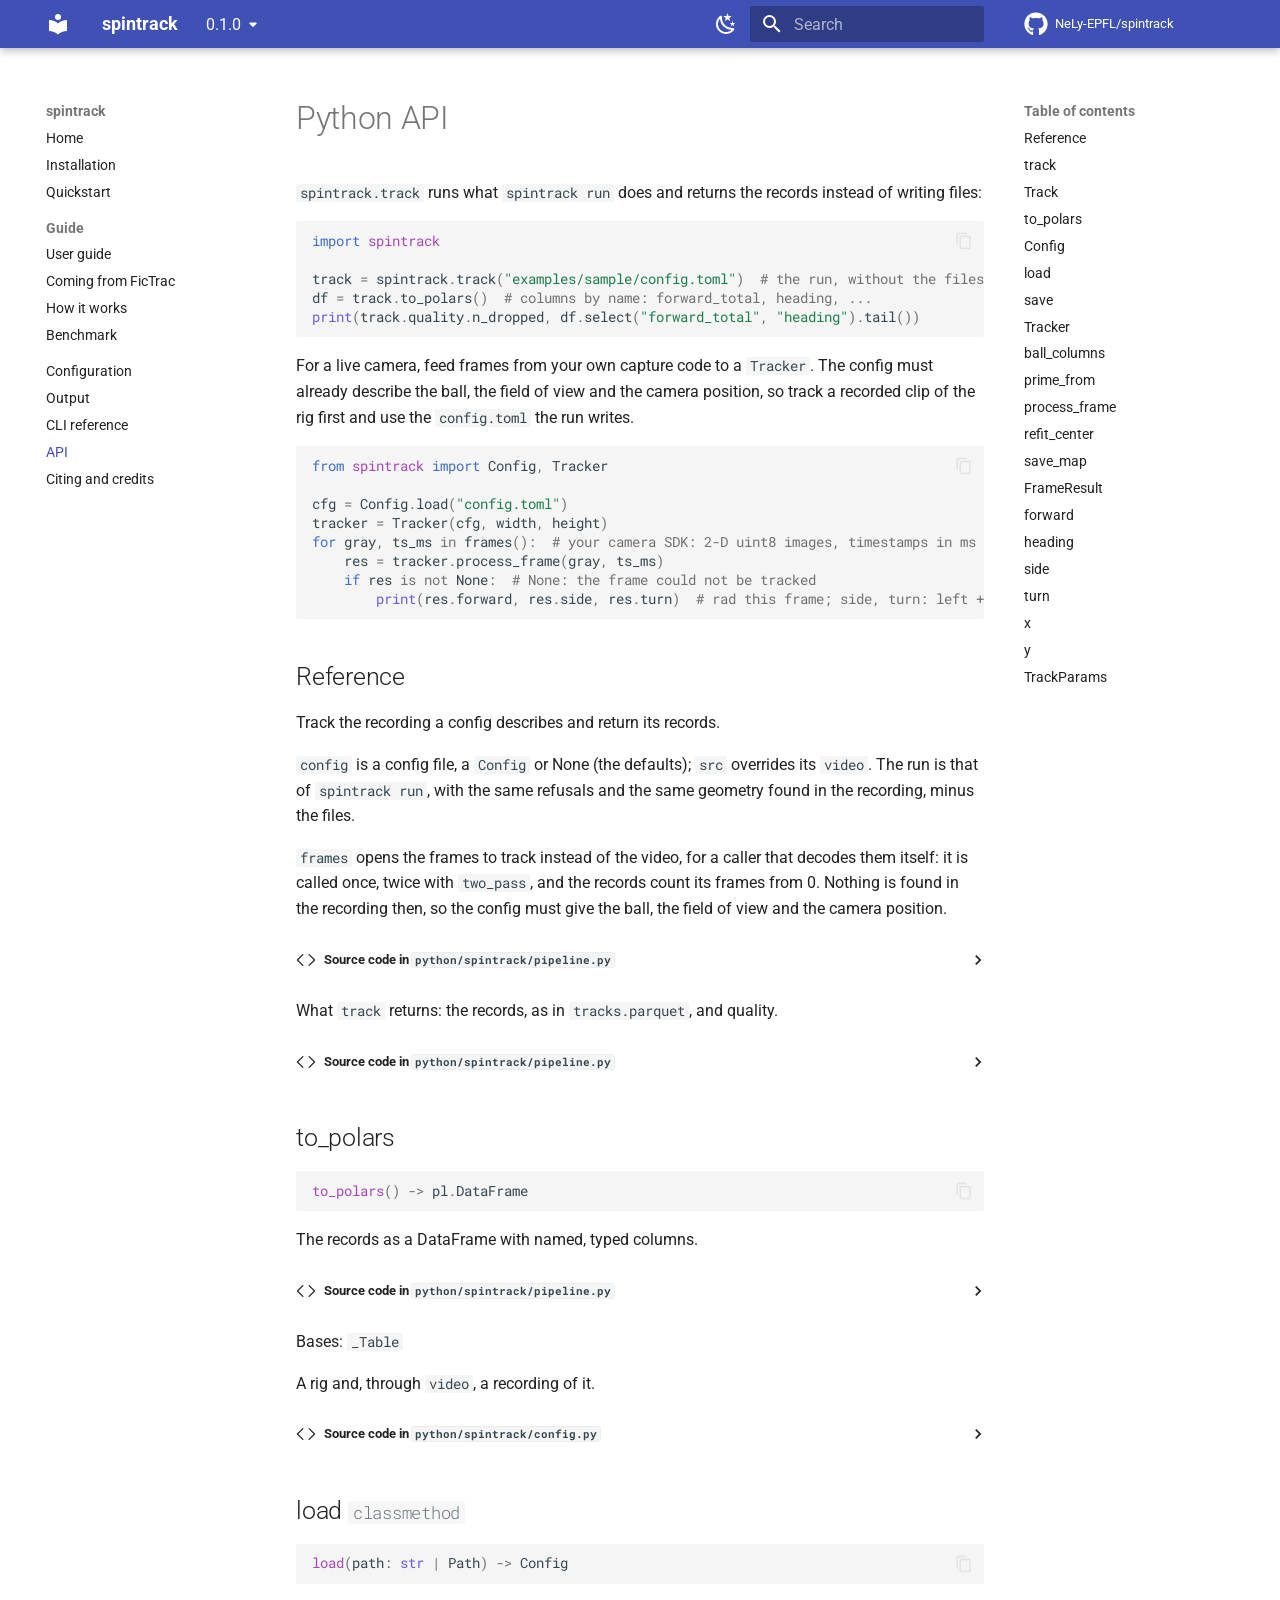
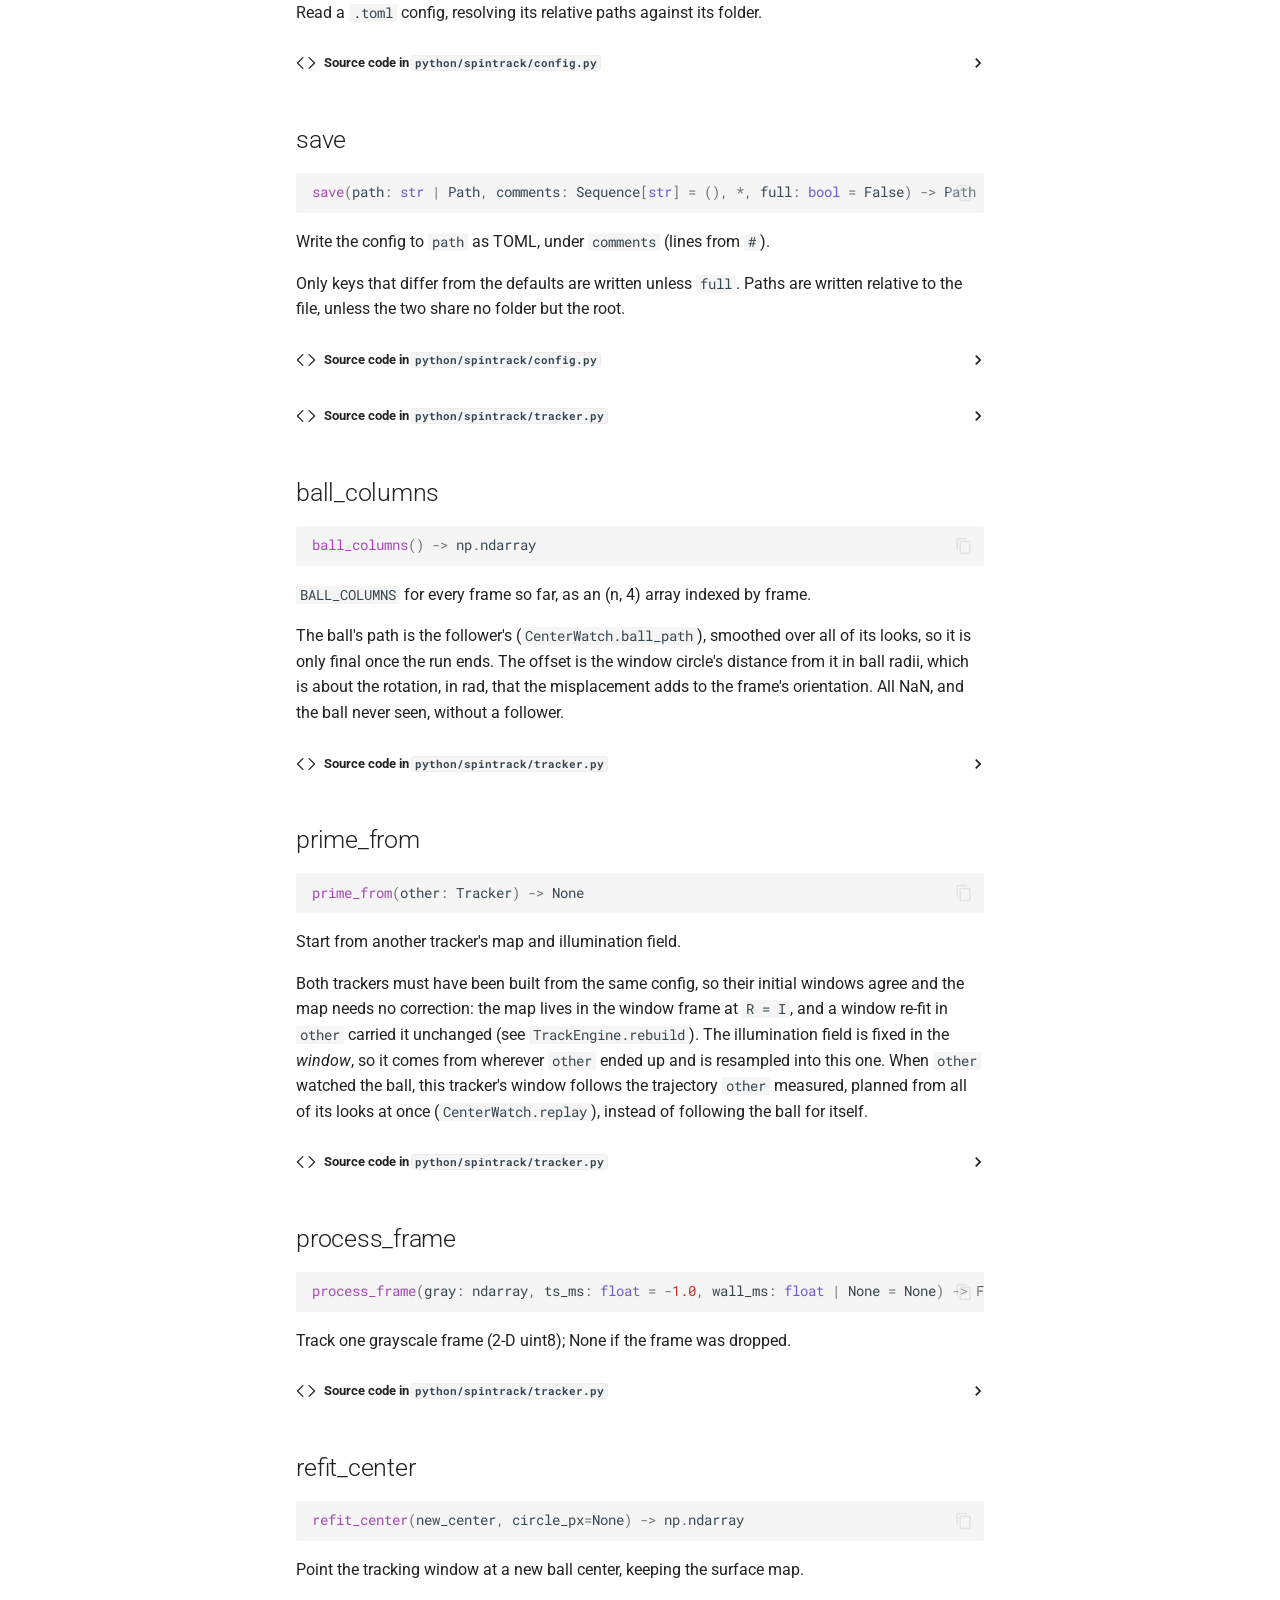
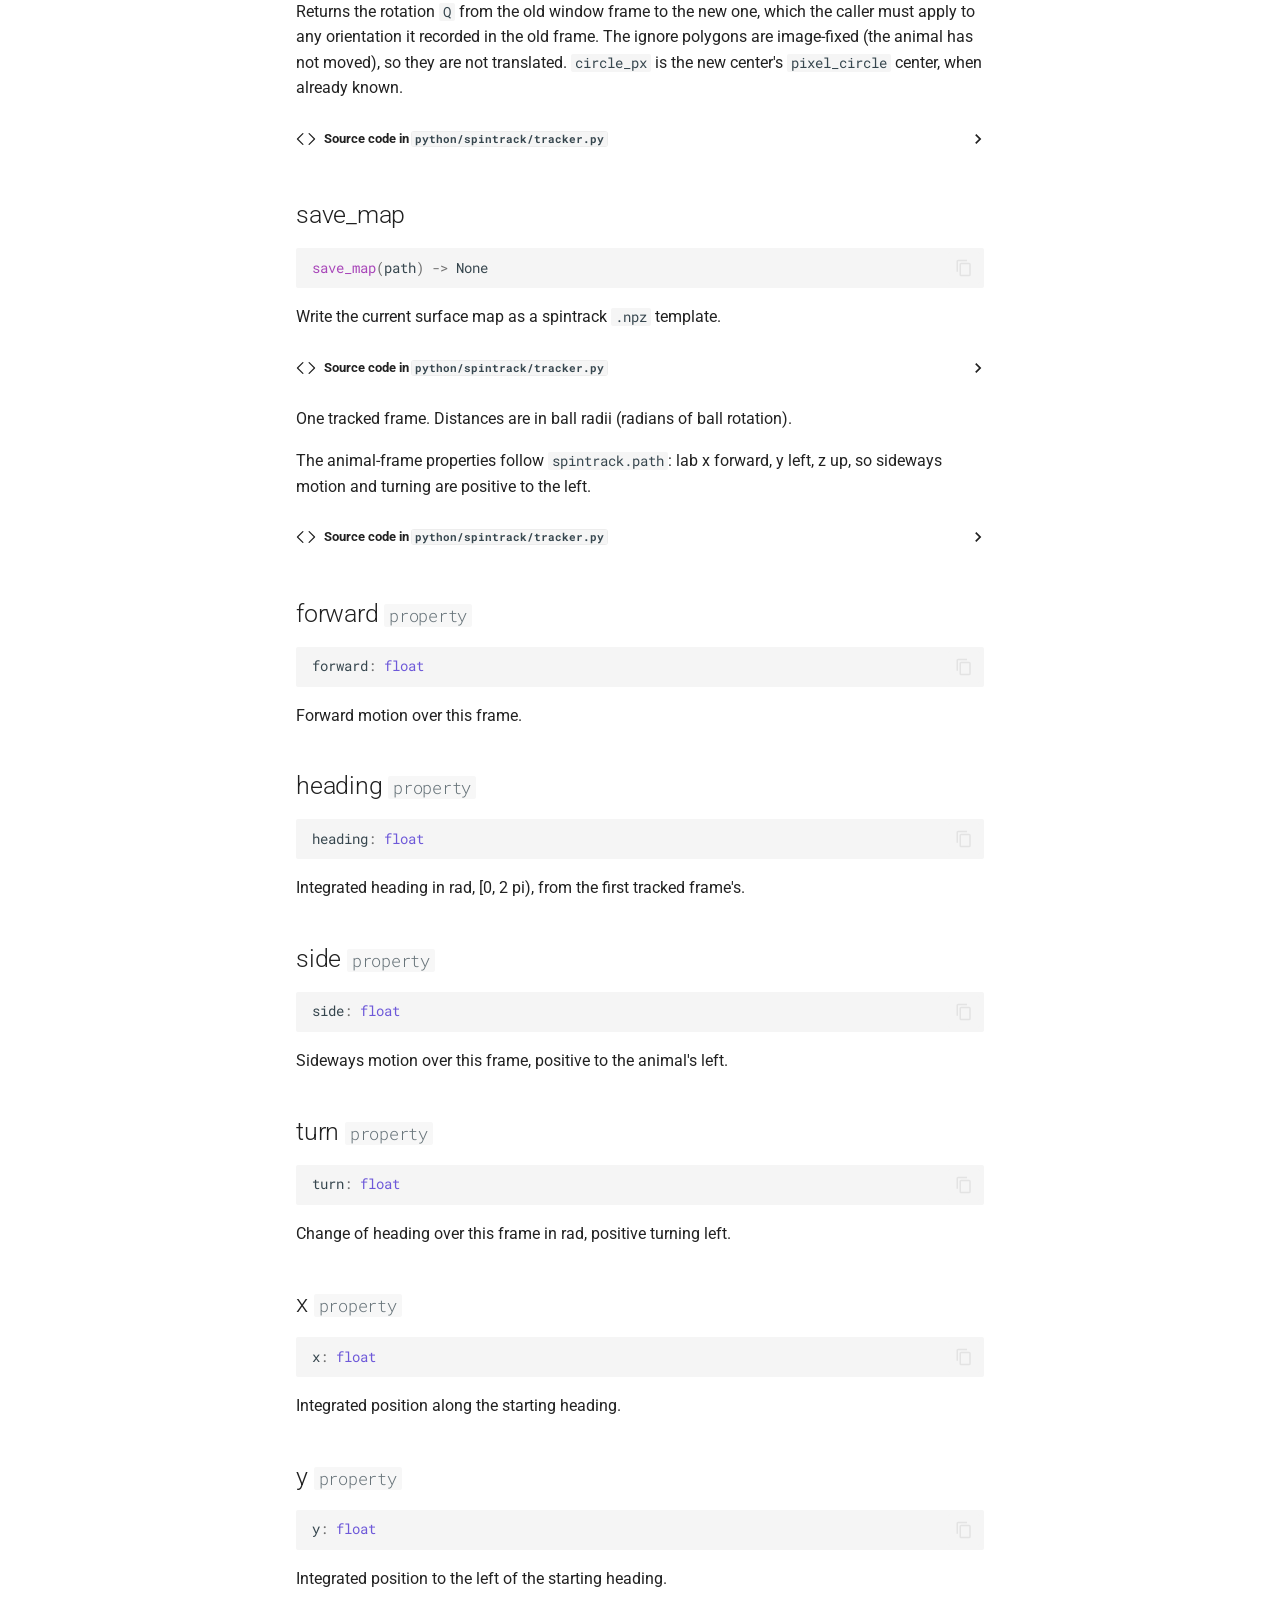
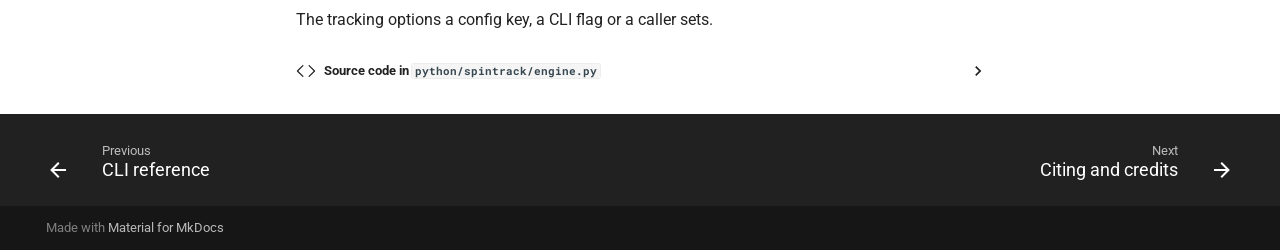
<file: 0.1.0/api/index.html>
<!doctype html>
<html lang="en" class="no-js">
  <head>
    
      <meta charset="utf-8">
      <meta name="viewport" content="width=device-width,initial-scale=1">
      
        <meta name="description" content="Track the rotation of a spherical treadmill (trackball) from video">
      
      
      
        <link rel="canonical" href="https://nely-epfl.github.io/spintrack/0.1.0/api/">
      
      
        <link rel="prev" href="../cli/">
      
      
        <link rel="next" href="../citing/">
      
      
        
      
      
      <link rel="icon" href="../assets/images/favicon.png">
      <meta name="generator" content="mkdocs-1.6.1, mkdocs-material-9.7.7">
    
    
      
        <title>API - spintrack</title>
      
    
    
      <link rel="stylesheet" href="../assets/stylesheets/main.ec1eaa64.min.css">
      
        
        <link rel="stylesheet" href="../assets/stylesheets/palette.ab4e12ef.min.css">
      
      


    
    
      
    
    
      
        
        
        <link rel="preconnect" href="https://fonts.gstatic.com" crossorigin>
        <link rel="stylesheet" href="https://fonts.googleapis.com/css?family=Roboto:300,300i,400,400i,700,700i%7CRoboto+Mono:400,400i,700,700i&display=fallback">
        <style>:root{--md-text-font:"Roboto";--md-code-font:"Roboto Mono"}</style>
      
    
    
      <link rel="stylesheet" href="../assets/_mkdocstrings.css">
    
    <script>__md_scope=new URL("..",location),__md_hash=e=>[...e].reduce(((e,_)=>(e<<5)-e+_.charCodeAt(0)),0),__md_get=(e,_=localStorage,t=__md_scope)=>JSON.parse(_.getItem(t.pathname+"."+e)),__md_set=(e,_,t=localStorage,a=__md_scope)=>{try{t.setItem(a.pathname+"."+e,JSON.stringify(_))}catch(e){}}</script>
    
      

    
    
  </head>
  
  
    
    
      
    
    
    
    
    <body dir="ltr" data-md-color-scheme="default" data-md-color-primary="indigo" data-md-color-accent="indigo">
  
    
    <input class="md-toggle" data-md-toggle="drawer" type="checkbox" id="__drawer" autocomplete="off">
    <input class="md-toggle" data-md-toggle="search" type="checkbox" id="__search" autocomplete="off">
    <label class="md-overlay" for="__drawer"></label>
    <div data-md-component="skip">
      
        
        <a href="#python-api" class="md-skip">
          Skip to content
        </a>
      
    </div>
    <div data-md-component="announce">
      
    </div>
    
      <div data-md-color-scheme="default" data-md-component="outdated" hidden>
        
      </div>
    
    
      

  

<header class="md-header md-header--shadow" data-md-component="header">
  <nav class="md-header__inner md-grid" aria-label="Header">
    <a href=".." title="spintrack" class="md-header__button md-logo" aria-label="spintrack" data-md-component="logo">
      
  
  <svg xmlns="http://www.w3.org/2000/svg" viewBox="0 0 24 24"><path d="M12 8a3 3 0 0 0 3-3 3 3 0 0 0-3-3 3 3 0 0 0-3 3 3 3 0 0 0 3 3m0 3.54C9.64 9.35 6.5 8 3 8v11c3.5 0 6.64 1.35 9 3.54 2.36-2.19 5.5-3.54 9-3.54V8c-3.5 0-6.64 1.35-9 3.54"/></svg>

    </a>
    <label class="md-header__button md-icon" for="__drawer">
      
      <svg xmlns="http://www.w3.org/2000/svg" viewBox="0 0 24 24"><path d="M3 6h18v2H3zm0 5h18v2H3zm0 5h18v2H3z"/></svg>
    </label>
    <div class="md-header__title" data-md-component="header-title">
      <div class="md-header__ellipsis">
        <div class="md-header__topic">
          <span class="md-ellipsis">
            spintrack
          </span>
        </div>
        <div class="md-header__topic" data-md-component="header-topic">
          <span class="md-ellipsis">
            
              API
            
          </span>
        </div>
      </div>
    </div>
    
      
        <form class="md-header__option" data-md-component="palette">
  
    
    
    
    <input class="md-option" data-md-color-media="(prefers-color-scheme: light)" data-md-color-scheme="default" data-md-color-primary="indigo" data-md-color-accent="indigo"  aria-label="Switch to dark mode"  type="radio" name="__palette" id="__palette_0">
    
      <label class="md-header__button md-icon" title="Switch to dark mode" for="__palette_1" hidden>
        <svg xmlns="http://www.w3.org/2000/svg" viewBox="0 0 24 24"><path d="m17.75 4.09-2.53 1.94.91 3.06-2.63-1.81-2.63 1.81.91-3.06-2.53-1.94L12.44 4l1.06-3 1.06 3zm3.5 6.91-1.64 1.25.59 1.98-1.7-1.17-1.7 1.17.59-1.98L15.75 11l2.06-.05L18.5 9l.69 1.95zm-2.28 4.95c.83-.08 1.72 1.1 1.19 1.85-.32.45-.66.87-1.08 1.27C15.17 23 8.84 23 4.94 19.07c-3.91-3.9-3.91-10.24 0-14.14.4-.4.82-.76 1.27-1.08.75-.53 1.93.36 1.85 1.19-.27 2.86.69 5.83 2.89 8.02a9.96 9.96 0 0 0 8.02 2.89m-1.64 2.02a12.08 12.08 0 0 1-7.8-3.47c-2.17-2.19-3.33-5-3.49-7.82-2.81 3.14-2.7 7.96.31 10.98 3.02 3.01 7.84 3.12 10.98.31"/></svg>
      </label>
    
  
    
    
    
    <input class="md-option" data-md-color-media="(prefers-color-scheme: dark)" data-md-color-scheme="slate" data-md-color-primary="indigo" data-md-color-accent="indigo"  aria-label="Switch to light mode"  type="radio" name="__palette" id="__palette_1">
    
      <label class="md-header__button md-icon" title="Switch to light mode" for="__palette_0" hidden>
        <svg xmlns="http://www.w3.org/2000/svg" viewBox="0 0 24 24"><path d="M12 7a5 5 0 0 1 5 5 5 5 0 0 1-5 5 5 5 0 0 1-5-5 5 5 0 0 1 5-5m0 2a3 3 0 0 0-3 3 3 3 0 0 0 3 3 3 3 0 0 0 3-3 3 3 0 0 0-3-3m0-7 2.39 3.42C13.65 5.15 12.84 5 12 5s-1.65.15-2.39.42zM3.34 7l4.16-.35A7.2 7.2 0 0 0 5.94 8.5c-.44.74-.69 1.5-.83 2.29zm.02 10 1.76-3.77a7.131 7.131 0 0 0 2.38 4.14zM20.65 7l-1.77 3.79a7.02 7.02 0 0 0-2.38-4.15zm-.01 10-4.14.36c.59-.51 1.12-1.14 1.54-1.86.42-.73.69-1.5.83-2.29zM12 22l-2.41-3.44c.74.27 1.55.44 2.41.44.82 0 1.63-.17 2.37-.44z"/></svg>
      </label>
    
  
</form>
      
    
    
      <script>var palette=__md_get("__palette");if(palette&&palette.color){if("(prefers-color-scheme)"===palette.color.media){var media=matchMedia("(prefers-color-scheme: light)"),input=document.querySelector(media.matches?"[data-md-color-media='(prefers-color-scheme: light)']":"[data-md-color-media='(prefers-color-scheme: dark)']");palette.color.media=input.getAttribute("data-md-color-media"),palette.color.scheme=input.getAttribute("data-md-color-scheme"),palette.color.primary=input.getAttribute("data-md-color-primary"),palette.color.accent=input.getAttribute("data-md-color-accent")}for(var[key,value]of Object.entries(palette.color))document.body.setAttribute("data-md-color-"+key,value)}</script>
    
    
    
      
      
        <label class="md-header__button md-icon" for="__search">
          
          <svg xmlns="http://www.w3.org/2000/svg" viewBox="0 0 24 24"><path d="M9.5 3A6.5 6.5 0 0 1 16 9.5c0 1.61-.59 3.09-1.56 4.23l.27.27h.79l5 5-1.5 1.5-5-5v-.79l-.27-.27A6.52 6.52 0 0 1 9.5 16 6.5 6.5 0 0 1 3 9.5 6.5 6.5 0 0 1 9.5 3m0 2C7 5 5 7 5 9.5S7 14 9.5 14 14 12 14 9.5 12 5 9.5 5"/></svg>
        </label>
        <div class="md-search" data-md-component="search" role="dialog">
  <label class="md-search__overlay" for="__search"></label>
  <div class="md-search__inner" role="search">
    <form class="md-search__form" name="search">
      <input type="text" class="md-search__input" name="query" aria-label="Search" placeholder="Search" autocapitalize="off" autocorrect="off" autocomplete="off" spellcheck="false" data-md-component="search-query" required>
      <label class="md-search__icon md-icon" for="__search">
        
        <svg xmlns="http://www.w3.org/2000/svg" viewBox="0 0 24 24"><path d="M9.5 3A6.5 6.5 0 0 1 16 9.5c0 1.61-.59 3.09-1.56 4.23l.27.27h.79l5 5-1.5 1.5-5-5v-.79l-.27-.27A6.52 6.52 0 0 1 9.5 16 6.5 6.5 0 0 1 3 9.5 6.5 6.5 0 0 1 9.5 3m0 2C7 5 5 7 5 9.5S7 14 9.5 14 14 12 14 9.5 12 5 9.5 5"/></svg>
        
        <svg xmlns="http://www.w3.org/2000/svg" viewBox="0 0 24 24"><path d="M20 11v2H8l5.5 5.5-1.42 1.42L4.16 12l7.92-7.92L13.5 5.5 8 11z"/></svg>
      </label>
      <nav class="md-search__options" aria-label="Search">
        
        <button type="reset" class="md-search__icon md-icon" title="Clear" aria-label="Clear" tabindex="-1">
          
          <svg xmlns="http://www.w3.org/2000/svg" viewBox="0 0 24 24"><path d="M19 6.41 17.59 5 12 10.59 6.41 5 5 6.41 10.59 12 5 17.59 6.41 19 12 13.41 17.59 19 19 17.59 13.41 12z"/></svg>
        </button>
      </nav>
      
        <div class="md-search__suggest" data-md-component="search-suggest"></div>
      
    </form>
    <div class="md-search__output">
      <div class="md-search__scrollwrap" tabindex="0" data-md-scrollfix>
        <div class="md-search-result" data-md-component="search-result">
          <div class="md-search-result__meta">
            Initializing search
          </div>
          <ol class="md-search-result__list" role="presentation"></ol>
        </div>
      </div>
    </div>
  </div>
</div>
      
    
    
      <div class="md-header__source">
        <a href="https://github.com/NeLy-EPFL/spintrack" title="Go to repository" class="md-source" data-md-component="source">
  <div class="md-source__icon md-icon">
    
    <svg xmlns="http://www.w3.org/2000/svg" viewBox="0 0 512 512"><!--! Font Awesome Free 7.1.0 by @fontawesome - https://fontawesome.com License - https://fontawesome.com/license/free (Icons: CC BY 4.0, Fonts: SIL OFL 1.1, Code: MIT License) Copyright 2025 Fonticons, Inc.--><path d="M173.9 397.4c0 2-2.3 3.6-5.2 3.6-3.3.3-5.6-1.3-5.6-3.6 0-2 2.3-3.6 5.2-3.6 3-.3 5.6 1.3 5.6 3.6m-31.1-4.5c-.7 2 1.3 4.3 4.3 4.9 2.6 1 5.6 0 6.2-2s-1.3-4.3-4.3-5.2c-2.6-.7-5.5.3-6.2 2.3m44.2-1.7c-2.9.7-4.9 2.6-4.6 4.9.3 2 2.9 3.3 5.9 2.6 2.9-.7 4.9-2.6 4.6-4.6-.3-1.9-3-3.2-5.9-2.9M252.8 8C114.1 8 8 113.3 8 252c0 110.9 69.8 205.8 169.5 239.2 12.8 2.3 17.3-5.6 17.3-12.1 0-6.2-.3-40.4-.3-61.4 0 0-70 15-84.7-29.8 0 0-11.4-29.1-27.8-36.6 0 0-22.9-15.7 1.6-15.4 0 0 24.9 2 38.6 25.8 21.9 38.6 58.6 27.5 72.9 20.9 2.3-16 8.8-27.1 16-33.7-55.9-6.2-112.3-14.3-112.3-110.5 0-27.5 7.6-41.3 23.6-58.9-2.6-6.5-11.1-33.3 2.6-67.9 20.9-6.5 69 27 69 27 20-5.6 41.5-8.5 62.8-8.5s42.8 2.9 62.8 8.5c0 0 48.1-33.6 69-27 13.7 34.7 5.2 61.4 2.6 67.9 16 17.7 25.8 31.5 25.8 58.9 0 96.5-58.9 104.2-114.8 110.5 9.2 7.9 17 22.9 17 46.4 0 33.7-.3 75.4-.3 83.6 0 6.5 4.6 14.4 17.3 12.1C436.2 457.8 504 362.9 504 252 504 113.3 391.5 8 252.8 8M105.2 352.9c-1.3 1-1 3.3.7 5.2 1.6 1.6 3.9 2.3 5.2 1 1.3-1 1-3.3-.7-5.2-1.6-1.6-3.9-2.3-5.2-1m-10.8-8.1c-.7 1.3.3 2.9 2.3 3.9 1.6 1 3.6.7 4.3-.7.7-1.3-.3-2.9-2.3-3.9-2-.6-3.6-.3-4.3.7m32.4 35.6c-1.6 1.3-1 4.3 1.3 6.2 2.3 2.3 5.2 2.6 6.5 1 1.3-1.3.7-4.3-1.3-6.2-2.2-2.3-5.2-2.6-6.5-1m-11.4-14.7c-1.6 1-1.6 3.6 0 5.9s4.3 3.3 5.6 2.3c1.6-1.3 1.6-3.9 0-6.2-1.4-2.3-4-3.3-5.6-2"/></svg>
  </div>
  <div class="md-source__repository">
    NeLy-EPFL/spintrack
  </div>
</a>
      </div>
    
  </nav>
  
</header>
    
    <div class="md-container" data-md-component="container">
      
      
        
          
        
      
      <main class="md-main" data-md-component="main">
        <div class="md-main__inner md-grid">
          
            
              
              <div class="md-sidebar md-sidebar--primary" data-md-component="sidebar" data-md-type="navigation" >
                <div class="md-sidebar__scrollwrap">
                  <div class="md-sidebar__inner">
                    



<nav class="md-nav md-nav--primary" aria-label="Navigation" data-md-level="0">
  <label class="md-nav__title" for="__drawer">
    <a href=".." title="spintrack" class="md-nav__button md-logo" aria-label="spintrack" data-md-component="logo">
      
  
  <svg xmlns="http://www.w3.org/2000/svg" viewBox="0 0 24 24"><path d="M12 8a3 3 0 0 0 3-3 3 3 0 0 0-3-3 3 3 0 0 0-3 3 3 3 0 0 0 3 3m0 3.54C9.64 9.35 6.5 8 3 8v11c3.5 0 6.64 1.35 9 3.54 2.36-2.19 5.5-3.54 9-3.54V8c-3.5 0-6.64 1.35-9 3.54"/></svg>

    </a>
    spintrack
  </label>
  
    <div class="md-nav__source">
      <a href="https://github.com/NeLy-EPFL/spintrack" title="Go to repository" class="md-source" data-md-component="source">
  <div class="md-source__icon md-icon">
    
    <svg xmlns="http://www.w3.org/2000/svg" viewBox="0 0 512 512"><!--! Font Awesome Free 7.1.0 by @fontawesome - https://fontawesome.com License - https://fontawesome.com/license/free (Icons: CC BY 4.0, Fonts: SIL OFL 1.1, Code: MIT License) Copyright 2025 Fonticons, Inc.--><path d="M173.9 397.4c0 2-2.3 3.6-5.2 3.6-3.3.3-5.6-1.3-5.6-3.6 0-2 2.3-3.6 5.2-3.6 3-.3 5.6 1.3 5.6 3.6m-31.1-4.5c-.7 2 1.3 4.3 4.3 4.9 2.6 1 5.6 0 6.2-2s-1.3-4.3-4.3-5.2c-2.6-.7-5.5.3-6.2 2.3m44.2-1.7c-2.9.7-4.9 2.6-4.6 4.9.3 2 2.9 3.3 5.9 2.6 2.9-.7 4.9-2.6 4.6-4.6-.3-1.9-3-3.2-5.9-2.9M252.8 8C114.1 8 8 113.3 8 252c0 110.9 69.8 205.8 169.5 239.2 12.8 2.3 17.3-5.6 17.3-12.1 0-6.2-.3-40.4-.3-61.4 0 0-70 15-84.7-29.8 0 0-11.4-29.1-27.8-36.6 0 0-22.9-15.7 1.6-15.4 0 0 24.9 2 38.6 25.8 21.9 38.6 58.6 27.5 72.9 20.9 2.3-16 8.8-27.1 16-33.7-55.9-6.2-112.3-14.3-112.3-110.5 0-27.5 7.6-41.3 23.6-58.9-2.6-6.5-11.1-33.3 2.6-67.9 20.9-6.5 69 27 69 27 20-5.6 41.5-8.5 62.8-8.5s42.8 2.9 62.8 8.5c0 0 48.1-33.6 69-27 13.7 34.7 5.2 61.4 2.6 67.9 16 17.7 25.8 31.5 25.8 58.9 0 96.5-58.9 104.2-114.8 110.5 9.2 7.9 17 22.9 17 46.4 0 33.7-.3 75.4-.3 83.6 0 6.5 4.6 14.4 17.3 12.1C436.2 457.8 504 362.9 504 252 504 113.3 391.5 8 252.8 8M105.2 352.9c-1.3 1-1 3.3.7 5.2 1.6 1.6 3.9 2.3 5.2 1 1.3-1 1-3.3-.7-5.2-1.6-1.6-3.9-2.3-5.2-1m-10.8-8.1c-.7 1.3.3 2.9 2.3 3.9 1.6 1 3.6.7 4.3-.7.7-1.3-.3-2.9-2.3-3.9-2-.6-3.6-.3-4.3.7m32.4 35.6c-1.6 1.3-1 4.3 1.3 6.2 2.3 2.3 5.2 2.6 6.5 1 1.3-1.3.7-4.3-1.3-6.2-2.2-2.3-5.2-2.6-6.5-1m-11.4-14.7c-1.6 1-1.6 3.6 0 5.9s4.3 3.3 5.6 2.3c1.6-1.3 1.6-3.9 0-6.2-1.4-2.3-4-3.3-5.6-2"/></svg>
  </div>
  <div class="md-source__repository">
    NeLy-EPFL/spintrack
  </div>
</a>
    </div>
  
  <ul class="md-nav__list" data-md-scrollfix>
    
      
      
  
  
  
  
    <li class="md-nav__item">
      <a href=".." class="md-nav__link">
        
  
  
  <span class="md-ellipsis">
    
  
    Home
  

    
  </span>
  
  

      </a>
    </li>
  

    
      
      
  
  
  
  
    <li class="md-nav__item">
      <a href="../installation/" class="md-nav__link">
        
  
  
  <span class="md-ellipsis">
    
  
    Installation
  

    
  </span>
  
  

      </a>
    </li>
  

    
      
      
  
  
  
  
    <li class="md-nav__item">
      <a href="../quickstart/" class="md-nav__link">
        
  
  
  <span class="md-ellipsis">
    
  
    Quickstart
  

    
  </span>
  
  

      </a>
    </li>
  

    
      
      
  
  
  
  
    
    
    
    
      
        
        
      
    
    
    <li class="md-nav__item md-nav__item--section md-nav__item--nested">
      
        
        
        <input class="md-nav__toggle md-toggle " type="checkbox" id="__nav_4" >
        
          
          <label class="md-nav__link" for="__nav_4" id="__nav_4_label" tabindex="">
            
  
  
  <span class="md-ellipsis">
    
  
    Guide
  

    
  </span>
  
  

            <span class="md-nav__icon md-icon"></span>
          </label>
        
        <nav class="md-nav" data-md-level="1" aria-labelledby="__nav_4_label" aria-expanded="false">
          <label class="md-nav__title" for="__nav_4">
            <span class="md-nav__icon md-icon"></span>
            
  
    Guide
  

          </label>
          <ul class="md-nav__list" data-md-scrollfix>
            
              
                
  
  
  
  
    <li class="md-nav__item">
      <a href="../guide/" class="md-nav__link">
        
  
  
  <span class="md-ellipsis">
    
  
    User guide
  

    
  </span>
  
  

      </a>
    </li>
  

              
            
              
                
  
  
  
  
    <li class="md-nav__item">
      <a href="../fictrac/" class="md-nav__link">
        
  
  
  <span class="md-ellipsis">
    
  
    Coming from FicTrac
  

    
  </span>
  
  

      </a>
    </li>
  

              
            
              
                
  
  
  
  
    <li class="md-nav__item">
      <a href="../algorithm/" class="md-nav__link">
        
  
  
  <span class="md-ellipsis">
    
  
    How it works
  

    
  </span>
  
  

      </a>
    </li>
  

              
            
              
                
  
  
  
  
    <li class="md-nav__item">
      <a href="../benchmark/" class="md-nav__link">
        
  
  
  <span class="md-ellipsis">
    
  
    Benchmark
  

    
  </span>
  
  

      </a>
    </li>
  

              
            
          </ul>
        </nav>
      
    </li>
  

    
      
      
  
  
  
  
    <li class="md-nav__item">
      <a href="../configuration/" class="md-nav__link">
        
  
  
  <span class="md-ellipsis">
    
  
    Configuration
  

    
  </span>
  
  

      </a>
    </li>
  

    
      
      
  
  
  
  
    <li class="md-nav__item">
      <a href="../output/" class="md-nav__link">
        
  
  
  <span class="md-ellipsis">
    
  
    Output
  

    
  </span>
  
  

      </a>
    </li>
  

    
      
      
  
  
  
  
    <li class="md-nav__item">
      <a href="../cli/" class="md-nav__link">
        
  
  
  <span class="md-ellipsis">
    
  
    CLI reference
  

    
  </span>
  
  

      </a>
    </li>
  

    
      
      
  
  
    
  
  
  
    <li class="md-nav__item md-nav__item--active">
      
      <input class="md-nav__toggle md-toggle" type="checkbox" id="__toc">
      
      
        
      
      
        <label class="md-nav__link md-nav__link--active" for="__toc">
          
  
  
  <span class="md-ellipsis">
    
  
    API
  

    
  </span>
  
  

          <span class="md-nav__icon md-icon"></span>
        </label>
      
      <a href="./" class="md-nav__link md-nav__link--active">
        
  
  
  <span class="md-ellipsis">
    
  
    API
  

    
  </span>
  
  

      </a>
      
        

<nav class="md-nav md-nav--secondary" aria-label="Table of contents">
  
  
  
    
  
  
    <label class="md-nav__title" for="__toc">
      <span class="md-nav__icon md-icon"></span>
      Table of contents
    </label>
    <ul class="md-nav__list" data-md-component="toc" data-md-scrollfix>
      
        <li class="md-nav__item">
  <a href="#reference" class="md-nav__link">
    <span class="md-ellipsis">
      
        Reference
      
    </span>
  </a>
  
</li>
      
        <li class="md-nav__item">
  <a href="#spintrack.track" class="md-nav__link">
    <span class="md-ellipsis">
      
        track
      
    </span>
  </a>
  
</li>
      
        <li class="md-nav__item">
  <a href="#spintrack.Track" class="md-nav__link">
    <span class="md-ellipsis">
      
        Track
      
    </span>
  </a>
  
</li>
      
        <li class="md-nav__item">
  <a href="#spintrack.Track.to_polars" class="md-nav__link">
    <span class="md-ellipsis">
      
        to_polars
      
    </span>
  </a>
  
</li>
      
        <li class="md-nav__item">
  <a href="#spintrack.Config" class="md-nav__link">
    <span class="md-ellipsis">
      
        Config
      
    </span>
  </a>
  
</li>
      
        <li class="md-nav__item">
  <a href="#spintrack.Config.load" class="md-nav__link">
    <span class="md-ellipsis">
      
        load
      
    </span>
  </a>
  
</li>
      
        <li class="md-nav__item">
  <a href="#spintrack.Config.save" class="md-nav__link">
    <span class="md-ellipsis">
      
        save
      
    </span>
  </a>
  
</li>
      
        <li class="md-nav__item">
  <a href="#spintrack.Tracker" class="md-nav__link">
    <span class="md-ellipsis">
      
        Tracker
      
    </span>
  </a>
  
</li>
      
        <li class="md-nav__item">
  <a href="#spintrack.Tracker.ball_columns" class="md-nav__link">
    <span class="md-ellipsis">
      
        ball_columns
      
    </span>
  </a>
  
</li>
      
        <li class="md-nav__item">
  <a href="#spintrack.Tracker.prime_from" class="md-nav__link">
    <span class="md-ellipsis">
      
        prime_from
      
    </span>
  </a>
  
</li>
      
        <li class="md-nav__item">
  <a href="#spintrack.Tracker.process_frame" class="md-nav__link">
    <span class="md-ellipsis">
      
        process_frame
      
    </span>
  </a>
  
</li>
      
        <li class="md-nav__item">
  <a href="#spintrack.Tracker.refit_center" class="md-nav__link">
    <span class="md-ellipsis">
      
        refit_center
      
    </span>
  </a>
  
</li>
      
        <li class="md-nav__item">
  <a href="#spintrack.Tracker.save_map" class="md-nav__link">
    <span class="md-ellipsis">
      
        save_map
      
    </span>
  </a>
  
</li>
      
        <li class="md-nav__item">
  <a href="#spintrack.FrameResult" class="md-nav__link">
    <span class="md-ellipsis">
      
        FrameResult
      
    </span>
  </a>
  
</li>
      
        <li class="md-nav__item">
  <a href="#spintrack.FrameResult.forward" class="md-nav__link">
    <span class="md-ellipsis">
      
        forward
      
    </span>
  </a>
  
</li>
      
        <li class="md-nav__item">
  <a href="#spintrack.FrameResult.heading" class="md-nav__link">
    <span class="md-ellipsis">
      
        heading
      
    </span>
  </a>
  
</li>
      
        <li class="md-nav__item">
  <a href="#spintrack.FrameResult.side" class="md-nav__link">
    <span class="md-ellipsis">
      
        side
      
    </span>
  </a>
  
</li>
      
        <li class="md-nav__item">
  <a href="#spintrack.FrameResult.turn" class="md-nav__link">
    <span class="md-ellipsis">
      
        turn
      
    </span>
  </a>
  
</li>
      
        <li class="md-nav__item">
  <a href="#spintrack.FrameResult.x" class="md-nav__link">
    <span class="md-ellipsis">
      
        x
      
    </span>
  </a>
  
</li>
      
        <li class="md-nav__item">
  <a href="#spintrack.FrameResult.y" class="md-nav__link">
    <span class="md-ellipsis">
      
        y
      
    </span>
  </a>
  
</li>
      
        <li class="md-nav__item">
  <a href="#spintrack.TrackParams" class="md-nav__link">
    <span class="md-ellipsis">
      
        TrackParams
      
    </span>
  </a>
  
</li>
      
    </ul>
  
</nav>
      
    </li>
  

    
      
      
  
  
  
  
    <li class="md-nav__item">
      <a href="../citing/" class="md-nav__link">
        
  
  
  <span class="md-ellipsis">
    
  
    Citing and credits
  

    
  </span>
  
  

      </a>
    </li>
  

    
  </ul>
</nav>
                  </div>
                </div>
              </div>
            
            
              
              <div class="md-sidebar md-sidebar--secondary" data-md-component="sidebar" data-md-type="toc" >
                <div class="md-sidebar__scrollwrap">
                  <div class="md-sidebar__inner">
                    

<nav class="md-nav md-nav--secondary" aria-label="Table of contents">
  
  
  
    
  
  
    <label class="md-nav__title" for="__toc">
      <span class="md-nav__icon md-icon"></span>
      Table of contents
    </label>
    <ul class="md-nav__list" data-md-component="toc" data-md-scrollfix>
      
        <li class="md-nav__item">
  <a href="#reference" class="md-nav__link">
    <span class="md-ellipsis">
      
        Reference
      
    </span>
  </a>
  
</li>
      
        <li class="md-nav__item">
  <a href="#spintrack.track" class="md-nav__link">
    <span class="md-ellipsis">
      
        track
      
    </span>
  </a>
  
</li>
      
        <li class="md-nav__item">
  <a href="#spintrack.Track" class="md-nav__link">
    <span class="md-ellipsis">
      
        Track
      
    </span>
  </a>
  
</li>
      
        <li class="md-nav__item">
  <a href="#spintrack.Track.to_polars" class="md-nav__link">
    <span class="md-ellipsis">
      
        to_polars
      
    </span>
  </a>
  
</li>
      
        <li class="md-nav__item">
  <a href="#spintrack.Config" class="md-nav__link">
    <span class="md-ellipsis">
      
        Config
      
    </span>
  </a>
  
</li>
      
        <li class="md-nav__item">
  <a href="#spintrack.Config.load" class="md-nav__link">
    <span class="md-ellipsis">
      
        load
      
    </span>
  </a>
  
</li>
      
        <li class="md-nav__item">
  <a href="#spintrack.Config.save" class="md-nav__link">
    <span class="md-ellipsis">
      
        save
      
    </span>
  </a>
  
</li>
      
        <li class="md-nav__item">
  <a href="#spintrack.Tracker" class="md-nav__link">
    <span class="md-ellipsis">
      
        Tracker
      
    </span>
  </a>
  
</li>
      
        <li class="md-nav__item">
  <a href="#spintrack.Tracker.ball_columns" class="md-nav__link">
    <span class="md-ellipsis">
      
        ball_columns
      
    </span>
  </a>
  
</li>
      
        <li class="md-nav__item">
  <a href="#spintrack.Tracker.prime_from" class="md-nav__link">
    <span class="md-ellipsis">
      
        prime_from
      
    </span>
  </a>
  
</li>
      
        <li class="md-nav__item">
  <a href="#spintrack.Tracker.process_frame" class="md-nav__link">
    <span class="md-ellipsis">
      
        process_frame
      
    </span>
  </a>
  
</li>
      
        <li class="md-nav__item">
  <a href="#spintrack.Tracker.refit_center" class="md-nav__link">
    <span class="md-ellipsis">
      
        refit_center
      
    </span>
  </a>
  
</li>
      
        <li class="md-nav__item">
  <a href="#spintrack.Tracker.save_map" class="md-nav__link">
    <span class="md-ellipsis">
      
        save_map
      
    </span>
  </a>
  
</li>
      
        <li class="md-nav__item">
  <a href="#spintrack.FrameResult" class="md-nav__link">
    <span class="md-ellipsis">
      
        FrameResult
      
    </span>
  </a>
  
</li>
      
        <li class="md-nav__item">
  <a href="#spintrack.FrameResult.forward" class="md-nav__link">
    <span class="md-ellipsis">
      
        forward
      
    </span>
  </a>
  
</li>
      
        <li class="md-nav__item">
  <a href="#spintrack.FrameResult.heading" class="md-nav__link">
    <span class="md-ellipsis">
      
        heading
      
    </span>
  </a>
  
</li>
      
        <li class="md-nav__item">
  <a href="#spintrack.FrameResult.side" class="md-nav__link">
    <span class="md-ellipsis">
      
        side
      
    </span>
  </a>
  
</li>
      
        <li class="md-nav__item">
  <a href="#spintrack.FrameResult.turn" class="md-nav__link">
    <span class="md-ellipsis">
      
        turn
      
    </span>
  </a>
  
</li>
      
        <li class="md-nav__item">
  <a href="#spintrack.FrameResult.x" class="md-nav__link">
    <span class="md-ellipsis">
      
        x
      
    </span>
  </a>
  
</li>
      
        <li class="md-nav__item">
  <a href="#spintrack.FrameResult.y" class="md-nav__link">
    <span class="md-ellipsis">
      
        y
      
    </span>
  </a>
  
</li>
      
        <li class="md-nav__item">
  <a href="#spintrack.TrackParams" class="md-nav__link">
    <span class="md-ellipsis">
      
        TrackParams
      
    </span>
  </a>
  
</li>
      
    </ul>
  
</nav>
                  </div>
                </div>
              </div>
            
          
          
            <div class="md-content" data-md-component="content">
              
              <article class="md-content__inner md-typeset">
                
                  


  
  


<h1 id="python-api">Python API<a class="headerlink" href="#python-api" title="Permanent link">&para;</a></h1>
<p><code>spintrack.track</code> runs what <code>spintrack run</code> does and returns the records instead of writing files:</p>
<div class="highlight"><pre><span></span><code><a id="__codelineno-0-1" name="__codelineno-0-1" href="#__codelineno-0-1"></a><span class="kn">import</span><span class="w"> </span><span class="nn">spintrack</span>
<a id="__codelineno-0-2" name="__codelineno-0-2" href="#__codelineno-0-2"></a>
<a id="__codelineno-0-3" name="__codelineno-0-3" href="#__codelineno-0-3"></a><span class="n">track</span> <span class="o">=</span> <span class="n">spintrack</span><span class="o">.</span><span class="n">track</span><span class="p">(</span><span class="s2">"examples/sample/config.toml"</span><span class="p">)</span>  <span class="c1"># the run, without the files</span>
<a id="__codelineno-0-4" name="__codelineno-0-4" href="#__codelineno-0-4"></a><span class="n">df</span> <span class="o">=</span> <span class="n">track</span><span class="o">.</span><span class="n">to_polars</span><span class="p">()</span>  <span class="c1"># columns by name: forward_total, heading, ...</span>
<a id="__codelineno-0-5" name="__codelineno-0-5" href="#__codelineno-0-5"></a><span class="nb">print</span><span class="p">(</span><span class="n">track</span><span class="o">.</span><span class="n">quality</span><span class="o">.</span><span class="n">n_dropped</span><span class="p">,</span> <span class="n">df</span><span class="o">.</span><span class="n">select</span><span class="p">(</span><span class="s2">"forward_total"</span><span class="p">,</span> <span class="s2">"heading"</span><span class="p">)</span><span class="o">.</span><span class="n">tail</span><span class="p">())</span>
</code></pre></div>
<p>For a live camera, feed frames from your own capture code to a <code>Tracker</code>. The config must already describe the ball, the field of view and the camera position, so track a recorded clip of the rig first and use the <code>config.toml</code> the run writes.</p>
<div class="highlight"><pre><span></span><code><a id="__codelineno-1-1" name="__codelineno-1-1" href="#__codelineno-1-1"></a><span class="kn">from</span><span class="w"> </span><span class="nn">spintrack</span><span class="w"> </span><span class="kn">import</span> <span class="n">Config</span><span class="p">,</span> <span class="n">Tracker</span>
<a id="__codelineno-1-2" name="__codelineno-1-2" href="#__codelineno-1-2"></a>
<a id="__codelineno-1-3" name="__codelineno-1-3" href="#__codelineno-1-3"></a><span class="n">cfg</span> <span class="o">=</span> <span class="n">Config</span><span class="o">.</span><span class="n">load</span><span class="p">(</span><span class="s2">"config.toml"</span><span class="p">)</span>
<a id="__codelineno-1-4" name="__codelineno-1-4" href="#__codelineno-1-4"></a><span class="n">tracker</span> <span class="o">=</span> <span class="n">Tracker</span><span class="p">(</span><span class="n">cfg</span><span class="p">,</span> <span class="n">width</span><span class="p">,</span> <span class="n">height</span><span class="p">)</span>
<a id="__codelineno-1-5" name="__codelineno-1-5" href="#__codelineno-1-5"></a><span class="k">for</span> <span class="n">gray</span><span class="p">,</span> <span class="n">ts_ms</span> <span class="ow">in</span> <span class="n">frames</span><span class="p">():</span>  <span class="c1"># your camera SDK: 2-D uint8 images, timestamps in ms</span>
<a id="__codelineno-1-6" name="__codelineno-1-6" href="#__codelineno-1-6"></a>    <span class="n">res</span> <span class="o">=</span> <span class="n">tracker</span><span class="o">.</span><span class="n">process_frame</span><span class="p">(</span><span class="n">gray</span><span class="p">,</span> <span class="n">ts_ms</span><span class="p">)</span>
<a id="__codelineno-1-7" name="__codelineno-1-7" href="#__codelineno-1-7"></a>    <span class="k">if</span> <span class="n">res</span> <span class="ow">is</span> <span class="ow">not</span> <span class="kc">None</span><span class="p">:</span>  <span class="c1"># None: the frame could not be tracked</span>
<a id="__codelineno-1-8" name="__codelineno-1-8" href="#__codelineno-1-8"></a>        <span class="nb">print</span><span class="p">(</span><span class="n">res</span><span class="o">.</span><span class="n">forward</span><span class="p">,</span> <span class="n">res</span><span class="o">.</span><span class="n">side</span><span class="p">,</span> <span class="n">res</span><span class="o">.</span><span class="n">turn</span><span class="p">)</span>  <span class="c1"># rad this frame; side, turn: left +</span>
</code></pre></div>
<h2 id="reference">Reference<a class="headerlink" href="#reference" title="Permanent link">&para;</a></h2>


<div class="doc doc-object doc-function">



<a id="spintrack.track"></a>
    <div class="doc doc-contents first">

        <p>Track the recording a config describes and return its records.</p>
<p><code>config</code> is a config file, a <code>Config</code> or None (the defaults); <code>src</code> overrides its
<code>video</code>. The run is that of <code>spintrack run</code>, with the same refusals and the same
geometry found in the recording, minus the files.</p>
<p><code>frames</code> opens the frames to track instead of the video, for a caller that decodes
them itself: it is called once, twice with <code>two_pass</code>, and the records count its
frames from 0. Nothing is found in the recording then, so the config must give the
ball, the field of view and the camera position.</p>


            <details class="mkdocstrings-source">
              <summary>Source code in <code>python/spintrack/pipeline.py</code></summary>
              <div class="highlight"><table class="highlighttable"><tr><td class="linenos"><div class="linenodiv"><pre><span></span><span class="normal"><a href="#__codelineno-0-343">343</a></span>
<span class="normal"><a href="#__codelineno-0-344">344</a></span>
<span class="normal"><a href="#__codelineno-0-345">345</a></span>
<span class="normal"><a href="#__codelineno-0-346">346</a></span>
<span class="normal"><a href="#__codelineno-0-347">347</a></span>
<span class="normal"><a href="#__codelineno-0-348">348</a></span>
<span class="normal"><a href="#__codelineno-0-349">349</a></span>
<span class="normal"><a href="#__codelineno-0-350">350</a></span>
<span class="normal"><a href="#__codelineno-0-351">351</a></span>
<span class="normal"><a href="#__codelineno-0-352">352</a></span>
<span class="normal"><a href="#__codelineno-0-353">353</a></span>
<span class="normal"><a href="#__codelineno-0-354">354</a></span>
<span class="normal"><a href="#__codelineno-0-355">355</a></span>
<span class="normal"><a href="#__codelineno-0-356">356</a></span>
<span class="normal"><a href="#__codelineno-0-357">357</a></span>
<span class="normal"><a href="#__codelineno-0-358">358</a></span>
<span class="normal"><a href="#__codelineno-0-359">359</a></span>
<span class="normal"><a href="#__codelineno-0-360">360</a></span>
<span class="normal"><a href="#__codelineno-0-361">361</a></span>
<span class="normal"><a href="#__codelineno-0-362">362</a></span>
<span class="normal"><a href="#__codelineno-0-363">363</a></span>
<span class="normal"><a href="#__codelineno-0-364">364</a></span>
<span class="normal"><a href="#__codelineno-0-365">365</a></span>
<span class="normal"><a href="#__codelineno-0-366">366</a></span>
<span class="normal"><a href="#__codelineno-0-367">367</a></span>
<span class="normal"><a href="#__codelineno-0-368">368</a></span>
<span class="normal"><a href="#__codelineno-0-369">369</a></span>
<span class="normal"><a href="#__codelineno-0-370">370</a></span>
<span class="normal"><a href="#__codelineno-0-371">371</a></span>
<span class="normal"><a href="#__codelineno-0-372">372</a></span>
<span class="normal"><a href="#__codelineno-0-373">373</a></span>
<span class="normal"><a href="#__codelineno-0-374">374</a></span>
<span class="normal"><a href="#__codelineno-0-375">375</a></span>
<span class="normal"><a href="#__codelineno-0-376">376</a></span>
<span class="normal"><a href="#__codelineno-0-377">377</a></span>
<span class="normal"><a href="#__codelineno-0-378">378</a></span>
<span class="normal"><a href="#__codelineno-0-379">379</a></span>
<span class="normal"><a href="#__codelineno-0-380">380</a></span>
<span class="normal"><a href="#__codelineno-0-381">381</a></span>
<span class="normal"><a href="#__codelineno-0-382">382</a></span>
<span class="normal"><a href="#__codelineno-0-383">383</a></span>
<span class="normal"><a href="#__codelineno-0-384">384</a></span>
<span class="normal"><a href="#__codelineno-0-385">385</a></span>
<span class="normal"><a href="#__codelineno-0-386">386</a></span>
<span class="normal"><a href="#__codelineno-0-387">387</a></span>
<span class="normal"><a href="#__codelineno-0-388">388</a></span></pre></div></td><td class="code"><div><pre><span></span><code><a id="__codelineno-0-343" name="__codelineno-0-343"></a><span class="k">def</span><span class="w"> </span><span class="nf">track</span><span class="p">(</span>
<a id="__codelineno-0-344" name="__codelineno-0-344"></a>    <span class="n">config</span><span class="p">:</span> <span class="n">Config</span> <span class="o">|</span> <span class="nb">str</span> <span class="o">|</span> <span class="n">Path</span> <span class="o">|</span> <span class="kc">None</span><span class="p">,</span>
<a id="__codelineno-0-345" name="__codelineno-0-345"></a>    <span class="o">*</span><span class="p">,</span>
<a id="__codelineno-0-346" name="__codelineno-0-346"></a>    <span class="n">src</span><span class="p">:</span> <span class="nb">str</span> <span class="o">|</span> <span class="nb">int</span> <span class="o">|</span> <span class="kc">None</span> <span class="o">=</span> <span class="kc">None</span><span class="p">,</span>
<a id="__codelineno-0-347" name="__codelineno-0-347"></a>    <span class="n">frames</span><span class="p">:</span> <span class="n">Callable</span><span class="p">[[],</span> <span class="n">FrameSource</span><span class="p">]</span> <span class="o">|</span> <span class="kc">None</span> <span class="o">=</span> <span class="kc">None</span><span class="p">,</span>
<a id="__codelineno-0-348" name="__codelineno-0-348"></a>    <span class="n">two_pass</span><span class="p">:</span> <span class="nb">bool</span> <span class="o">=</span> <span class="kc">False</span><span class="p">,</span>
<a id="__codelineno-0-349" name="__codelineno-0-349"></a>    <span class="n">max_frames</span><span class="p">:</span> <span class="nb">int</span> <span class="o">|</span> <span class="kc">None</span> <span class="o">=</span> <span class="kc">None</span><span class="p">,</span>
<a id="__codelineno-0-350" name="__codelineno-0-350"></a><span class="p">)</span> <span class="o">-&gt;</span> <span class="n">Track</span><span class="p">:</span>
<a id="__codelineno-0-351" name="__codelineno-0-351"></a><span class="w">    </span><span class="sd">"""Track the recording a config describes and return its records.</span>
<a id="__codelineno-0-352" name="__codelineno-0-352"></a>
<a id="__codelineno-0-353" name="__codelineno-0-353"></a><span class="sd">    `config` is a config file, a `Config` or None (the defaults); `src` overrides its</span>
<a id="__codelineno-0-354" name="__codelineno-0-354"></a><span class="sd">    `video`. The run is that of `spintrack run`, with the same refusals and the same</span>
<a id="__codelineno-0-355" name="__codelineno-0-355"></a><span class="sd">    geometry found in the recording, minus the files.</span>
<a id="__codelineno-0-356" name="__codelineno-0-356"></a>
<a id="__codelineno-0-357" name="__codelineno-0-357"></a><span class="sd">    `frames` opens the frames to track instead of the video, for a caller that decodes</span>
<a id="__codelineno-0-358" name="__codelineno-0-358"></a><span class="sd">    them itself: it is called once, twice with `two_pass`, and the records count its</span>
<a id="__codelineno-0-359" name="__codelineno-0-359"></a><span class="sd">    frames from 0. Nothing is found in the recording then, so the config must give the</span>
<a id="__codelineno-0-360" name="__codelineno-0-360"></a><span class="sd">    ball, the field of view and the camera position.</span>
<a id="__codelineno-0-361" name="__codelineno-0-361"></a><span class="sd">    """</span>
<a id="__codelineno-0-362" name="__codelineno-0-362"></a>    <span class="kn">from</span><span class="w"> </span><span class="nn">spintrack.autofit</span><span class="w"> </span><span class="kn">import</span> <span class="n">complete_config</span>
<a id="__codelineno-0-363" name="__codelineno-0-363"></a>
<a id="__codelineno-0-364" name="__codelineno-0-364"></a>    <span class="k">if</span> <span class="n">frames</span> <span class="ow">is</span> <span class="kc">None</span><span class="p">:</span>
<a id="__codelineno-0-365" name="__codelineno-0-365"></a>        <span class="n">cfg</span><span class="p">,</span> <span class="n">spec</span> <span class="o">=</span> <span class="n">open_config</span><span class="p">(</span><span class="n">config</span><span class="p">,</span> <span class="n">src</span><span class="p">,</span> <span class="n">two_pass</span><span class="o">=</span><span class="n">two_pass</span><span class="p">)</span>
<a id="__codelineno-0-366" name="__codelineno-0-366"></a>        <span class="n">complete_config</span><span class="p">(</span><span class="n">cfg</span><span class="p">,</span> <span class="n">spec</span><span class="p">)</span>
<a id="__codelineno-0-367" name="__codelineno-0-367"></a>        <span class="n">frames</span> <span class="o">=</span> <span class="n">functools</span><span class="o">.</span><span class="n">partial</span><span class="p">(</span><span class="n">open_source</span><span class="p">,</span> <span class="n">spec</span><span class="p">)</span>
<a id="__codelineno-0-368" name="__codelineno-0-368"></a>    <span class="k">else</span><span class="p">:</span>
<a id="__codelineno-0-369" name="__codelineno-0-369"></a>        <span class="n">cfg</span> <span class="o">=</span> <span class="n">_load</span><span class="p">(</span><span class="n">config</span><span class="p">)</span>
<a id="__codelineno-0-370" name="__codelineno-0-370"></a>        <span class="n">camera</span> <span class="o">=</span> <span class="n">cfg</span><span class="o">.</span><span class="n">camera</span>
<a id="__codelineno-0-371" name="__codelineno-0-371"></a>        <span class="k">if</span> <span class="ow">not</span> <span class="p">(</span><span class="n">cfg</span><span class="o">.</span><span class="n">ball</span><span class="o">.</span><span class="n">rim</span> <span class="ow">and</span> <span class="n">camera</span><span class="o">.</span><span class="n">vfov_deg</span> <span class="ow">and</span> <span class="n">camera</span><span class="o">.</span><span class="n">to_animal</span><span class="p">()</span> <span class="ow">is</span> <span class="ow">not</span> <span class="kc">None</span><span class="p">):</span>
<a id="__codelineno-0-372" name="__codelineno-0-372"></a>            <span class="k">raise</span> <span class="ne">ValueError</span><span class="p">(</span>
<a id="__codelineno-0-373" name="__codelineno-0-373"></a>                <span class="s2">"tracking frames rather than a video needs the ball (ball.rim), the "</span>
<a id="__codelineno-0-374" name="__codelineno-0-374"></a>                <span class="s2">"field of view (camera.vfov_deg) and the camera position in the config"</span>
<a id="__codelineno-0-375" name="__codelineno-0-375"></a>            <span class="p">)</span>
<a id="__codelineno-0-376" name="__codelineno-0-376"></a>    <span class="n">rows</span> <span class="o">=</span> <span class="n">_Rows</span><span class="p">()</span>
<a id="__codelineno-0-377" name="__codelineno-0-377"></a>    <span class="n">source</span> <span class="o">=</span> <span class="n">frames</span><span class="p">()</span>
<a id="__codelineno-0-378" name="__codelineno-0-378"></a>    <span class="k">try</span><span class="p">:</span>
<a id="__codelineno-0-379" name="__codelineno-0-379"></a>        <span class="n">stats</span> <span class="o">=</span> <span class="n">run</span><span class="p">(</span>
<a id="__codelineno-0-380" name="__codelineno-0-380"></a>            <span class="n">cfg</span><span class="p">,</span>
<a id="__codelineno-0-381" name="__codelineno-0-381"></a>            <span class="n">source</span><span class="p">,</span>
<a id="__codelineno-0-382" name="__codelineno-0-382"></a>            <span class="p">[</span><span class="n">rows</span><span class="p">],</span>
<a id="__codelineno-0-383" name="__codelineno-0-383"></a>            <span class="n">two_pass_source</span><span class="o">=</span><span class="n">frames</span> <span class="k">if</span> <span class="n">two_pass</span> <span class="k">else</span> <span class="kc">None</span><span class="p">,</span>
<a id="__codelineno-0-384" name="__codelineno-0-384"></a>            <span class="n">max_frames</span><span class="o">=</span><span class="n">max_frames</span><span class="p">,</span>
<a id="__codelineno-0-385" name="__codelineno-0-385"></a>        <span class="p">)</span>
<a id="__codelineno-0-386" name="__codelineno-0-386"></a>    <span class="k">finally</span><span class="p">:</span>
<a id="__codelineno-0-387" name="__codelineno-0-387"></a>        <span class="n">source</span><span class="o">.</span><span class="n">close</span><span class="p">()</span>
<a id="__codelineno-0-388" name="__codelineno-0-388"></a>    <span class="k">return</span> <span class="n">Track</span><span class="p">(</span><span class="n">with_ball</span><span class="p">(</span><span class="n">np</span><span class="o">.</span><span class="n">array</span><span class="p">(</span><span class="n">rows</span><span class="p">),</span> <span class="n">rows</span><span class="o">.</span><span class="n">ball</span><span class="p">),</span> <span class="n">stats</span><span class="o">.</span><span class="n">quality</span><span class="p">)</span>
</code></pre></div></td></tr></table></div>
            </details>
    </div>

</div>

<div class="doc doc-object doc-class">



<a id="spintrack.Track"></a>
    <div class="doc doc-contents first">



        <p>What <code>track</code> returns: the records, as in <code>tracks.parquet</code>, and quality.</p>








              <details class="mkdocstrings-source">
                <summary>Source code in <code>python/spintrack/pipeline.py</code></summary>
                <div class="highlight"><table class="highlighttable"><tr><td class="linenos"><div class="linenodiv"><pre><span></span><span class="normal"><a href="#__codelineno-0-313">313</a></span>
<span class="normal"><a href="#__codelineno-0-314">314</a></span>
<span class="normal"><a href="#__codelineno-0-315">315</a></span>
<span class="normal"><a href="#__codelineno-0-316">316</a></span>
<span class="normal"><a href="#__codelineno-0-317">317</a></span>
<span class="normal"><a href="#__codelineno-0-318">318</a></span>
<span class="normal"><a href="#__codelineno-0-319">319</a></span>
<span class="normal"><a href="#__codelineno-0-320">320</a></span>
<span class="normal"><a href="#__codelineno-0-321">321</a></span>
<span class="normal"><a href="#__codelineno-0-322">322</a></span>
<span class="normal"><a href="#__codelineno-0-323">323</a></span>
<span class="normal"><a href="#__codelineno-0-324">324</a></span>
<span class="normal"><a href="#__codelineno-0-325">325</a></span></pre></div></td><td class="code"><div><pre><span></span><code><a id="__codelineno-0-313" name="__codelineno-0-313"></a><span class="nd">@dataclass</span>
<a id="__codelineno-0-314" name="__codelineno-0-314"></a><span class="k">class</span><span class="w"> </span><span class="nc">Track</span><span class="p">:</span>
<a id="__codelineno-0-315" name="__codelineno-0-315"></a><span class="w">    </span><span class="sd">"""What `track` returns: the records, as in `tracks.parquet`, and quality."""</span>
<a id="__codelineno-0-316" name="__codelineno-0-316"></a>
<a id="__codelineno-0-317" name="__codelineno-0-317"></a>    <span class="n">records</span><span class="p">:</span> <span class="n">np</span><span class="o">.</span><span class="n">ndarray</span>  <span class="c1"># (n, 29), one row per tracked frame; `ball_seen` as 0 or 1</span>
<a id="__codelineno-0-318" name="__codelineno-0-318"></a>    <span class="n">quality</span><span class="p">:</span> <span class="n">RunQuality</span> <span class="o">|</span> <span class="kc">None</span>
<a id="__codelineno-0-319" name="__codelineno-0-319"></a>    <span class="n">columns</span><span class="p">:</span> <span class="nb">tuple</span><span class="p">[</span><span class="nb">str</span><span class="p">,</span> <span class="o">...</span><span class="p">]</span> <span class="o">=</span> <span class="n">TABLE_COLUMNS</span>
<a id="__codelineno-0-320" name="__codelineno-0-320"></a>
<a id="__codelineno-0-321" name="__codelineno-0-321"></a>    <span class="k">def</span><span class="w"> </span><span class="nf">to_polars</span><span class="p">(</span><span class="bp">self</span><span class="p">)</span> <span class="o">-&gt;</span> <span class="n">pl</span><span class="o">.</span><span class="n">DataFrame</span><span class="p">:</span>
<a id="__codelineno-0-322" name="__codelineno-0-322"></a><span class="w">        </span><span class="sd">"""The records as a DataFrame with named, typed columns."""</span>
<a id="__codelineno-0-323" name="__codelineno-0-323"></a>        <span class="kn">from</span><span class="w"> </span><span class="nn">spintrack.io.parquet</span><span class="w"> </span><span class="kn">import</span> <span class="n">to_frame</span>
<a id="__codelineno-0-324" name="__codelineno-0-324"></a>
<a id="__codelineno-0-325" name="__codelineno-0-325"></a>        <span class="k">return</span> <span class="n">to_frame</span><span class="p">(</span><span class="bp">self</span><span class="o">.</span><span class="n">records</span><span class="p">)</span>
</code></pre></div></td></tr></table></div>
              </details>



<div class="doc doc-children">










<div class="doc doc-object doc-function">


<h2 id="spintrack.Track.to_polars" class="doc doc-heading">
            <span class="doc doc-object-name doc-function-name">to_polars</span>


<a href="#spintrack.Track.to_polars" class="headerlink" title="Permanent link">&para;</a></h2>
<div class="doc-signature highlight"><pre><span></span><code><a id="__codelineno-0-1" name="__codelineno-0-1" href="#__codelineno-0-1"></a><span class="nf">to_polars</span><span class="p">()</span> <span class="o">-&gt;</span> <span class="n">pl</span><span class="o">.</span><span class="n">DataFrame</span>
</code></pre></div>

    <div class="doc doc-contents ">

        <p>The records as a DataFrame with named, typed columns.</p>


            <details class="mkdocstrings-source">
              <summary>Source code in <code>python/spintrack/pipeline.py</code></summary>
              <div class="highlight"><table class="highlighttable"><tr><td class="linenos"><div class="linenodiv"><pre><span></span><span class="normal"><a href="#__codelineno-0-321">321</a></span>
<span class="normal"><a href="#__codelineno-0-322">322</a></span>
<span class="normal"><a href="#__codelineno-0-323">323</a></span>
<span class="normal"><a href="#__codelineno-0-324">324</a></span>
<span class="normal"><a href="#__codelineno-0-325">325</a></span></pre></div></td><td class="code"><div><pre><span></span><code><a id="__codelineno-0-321" name="__codelineno-0-321"></a><span class="k">def</span><span class="w"> </span><span class="nf">to_polars</span><span class="p">(</span><span class="bp">self</span><span class="p">)</span> <span class="o">-&gt;</span> <span class="n">pl</span><span class="o">.</span><span class="n">DataFrame</span><span class="p">:</span>
<a id="__codelineno-0-322" name="__codelineno-0-322"></a><span class="w">    </span><span class="sd">"""The records as a DataFrame with named, typed columns."""</span>
<a id="__codelineno-0-323" name="__codelineno-0-323"></a>    <span class="kn">from</span><span class="w"> </span><span class="nn">spintrack.io.parquet</span><span class="w"> </span><span class="kn">import</span> <span class="n">to_frame</span>
<a id="__codelineno-0-324" name="__codelineno-0-324"></a>
<a id="__codelineno-0-325" name="__codelineno-0-325"></a>    <span class="k">return</span> <span class="n">to_frame</span><span class="p">(</span><span class="bp">self</span><span class="o">.</span><span class="n">records</span><span class="p">)</span>
</code></pre></div></td></tr></table></div>
            </details>
    </div>

</div>



  </div>

    </div>

</div>

<div class="doc doc-object doc-class">



<a id="spintrack.Config"></a>
    <div class="doc doc-contents first">
            <p class="doc doc-class-bases">
              Bases: <code><span title="spintrack.config._Table">_Table</span></code></p>



        <p>A rig and, through <code>video</code>, a recording of it.</p>








              <details class="mkdocstrings-source">
                <summary>Source code in <code>python/spintrack/config.py</code></summary>
                <div class="highlight"><table class="highlighttable"><tr><td class="linenos"><div class="linenodiv"><pre><span></span><span class="normal"><a href="#__codelineno-0-166">166</a></span>
<span class="normal"><a href="#__codelineno-0-167">167</a></span>
<span class="normal"><a href="#__codelineno-0-168">168</a></span>
<span class="normal"><a href="#__codelineno-0-169">169</a></span>
<span class="normal"><a href="#__codelineno-0-170">170</a></span>
<span class="normal"><a href="#__codelineno-0-171">171</a></span>
<span class="normal"><a href="#__codelineno-0-172">172</a></span>
<span class="normal"><a href="#__codelineno-0-173">173</a></span>
<span class="normal"><a href="#__codelineno-0-174">174</a></span>
<span class="normal"><a href="#__codelineno-0-175">175</a></span>
<span class="normal"><a href="#__codelineno-0-176">176</a></span>
<span class="normal"><a href="#__codelineno-0-177">177</a></span>
<span class="normal"><a href="#__codelineno-0-178">178</a></span>
<span class="normal"><a href="#__codelineno-0-179">179</a></span>
<span class="normal"><a href="#__codelineno-0-180">180</a></span>
<span class="normal"><a href="#__codelineno-0-181">181</a></span>
<span class="normal"><a href="#__codelineno-0-182">182</a></span>
<span class="normal"><a href="#__codelineno-0-183">183</a></span>
<span class="normal"><a href="#__codelineno-0-184">184</a></span>
<span class="normal"><a href="#__codelineno-0-185">185</a></span>
<span class="normal"><a href="#__codelineno-0-186">186</a></span>
<span class="normal"><a href="#__codelineno-0-187">187</a></span>
<span class="normal"><a href="#__codelineno-0-188">188</a></span>
<span class="normal"><a href="#__codelineno-0-189">189</a></span>
<span class="normal"><a href="#__codelineno-0-190">190</a></span>
<span class="normal"><a href="#__codelineno-0-191">191</a></span>
<span class="normal"><a href="#__codelineno-0-192">192</a></span>
<span class="normal"><a href="#__codelineno-0-193">193</a></span>
<span class="normal"><a href="#__codelineno-0-194">194</a></span>
<span class="normal"><a href="#__codelineno-0-195">195</a></span>
<span class="normal"><a href="#__codelineno-0-196">196</a></span>
<span class="normal"><a href="#__codelineno-0-197">197</a></span>
<span class="normal"><a href="#__codelineno-0-198">198</a></span>
<span class="normal"><a href="#__codelineno-0-199">199</a></span>
<span class="normal"><a href="#__codelineno-0-200">200</a></span>
<span class="normal"><a href="#__codelineno-0-201">201</a></span>
<span class="normal"><a href="#__codelineno-0-202">202</a></span>
<span class="normal"><a href="#__codelineno-0-203">203</a></span>
<span class="normal"><a href="#__codelineno-0-204">204</a></span>
<span class="normal"><a href="#__codelineno-0-205">205</a></span>
<span class="normal"><a href="#__codelineno-0-206">206</a></span>
<span class="normal"><a href="#__codelineno-0-207">207</a></span>
<span class="normal"><a href="#__codelineno-0-208">208</a></span>
<span class="normal"><a href="#__codelineno-0-209">209</a></span>
<span class="normal"><a href="#__codelineno-0-210">210</a></span>
<span class="normal"><a href="#__codelineno-0-211">211</a></span>
<span class="normal"><a href="#__codelineno-0-212">212</a></span>
<span class="normal"><a href="#__codelineno-0-213">213</a></span>
<span class="normal"><a href="#__codelineno-0-214">214</a></span>
<span class="normal"><a href="#__codelineno-0-215">215</a></span></pre></div></td><td class="code"><div><pre><span></span><code><a id="__codelineno-0-166" name="__codelineno-0-166"></a><span class="k">class</span><span class="w"> </span><span class="nc">Config</span><span class="p">(</span><span class="n">_Table</span><span class="p">):</span>
<a id="__codelineno-0-167" name="__codelineno-0-167"></a><span class="w">    </span><span class="sd">"""A rig and, through `video`, a recording of it."""</span>
<a id="__codelineno-0-168" name="__codelineno-0-168"></a>
<a id="__codelineno-0-169" name="__codelineno-0-169"></a>    <span class="n">video</span><span class="p">:</span> <span class="nb">str</span> <span class="o">|</span> <span class="nb">int</span> <span class="o">|</span> <span class="kc">None</span> <span class="o">=</span> <span class="kc">None</span>  <span class="c1"># a path, or a camera index</span>
<a id="__codelineno-0-170" name="__codelineno-0-170"></a>    <span class="n">camera</span><span class="p">:</span> <span class="n">CameraConfig</span> <span class="o">=</span> <span class="n">Field</span><span class="p">(</span><span class="n">default_factory</span><span class="o">=</span><span class="n">CameraConfig</span><span class="p">)</span>
<a id="__codelineno-0-171" name="__codelineno-0-171"></a>    <span class="n">ball</span><span class="p">:</span> <span class="n">BallConfig</span> <span class="o">=</span> <span class="n">Field</span><span class="p">(</span><span class="n">default_factory</span><span class="o">=</span><span class="n">BallConfig</span><span class="p">)</span>
<a id="__codelineno-0-172" name="__codelineno-0-172"></a>    <span class="n">mask</span><span class="p">:</span> <span class="n">MaskConfig</span> <span class="o">=</span> <span class="n">Field</span><span class="p">(</span><span class="n">default_factory</span><span class="o">=</span><span class="n">MaskConfig</span><span class="p">)</span>
<a id="__codelineno-0-173" name="__codelineno-0-173"></a>    <span class="n">tracking</span><span class="p">:</span> <span class="n">TrackingConfig</span> <span class="o">=</span> <span class="n">Field</span><span class="p">(</span><span class="n">default_factory</span><span class="o">=</span><span class="n">TrackingConfig</span><span class="p">)</span>
<a id="__codelineno-0-174" name="__codelineno-0-174"></a>    <span class="n">output</span><span class="p">:</span> <span class="n">OutputConfig</span> <span class="o">=</span> <span class="n">Field</span><span class="p">(</span><span class="n">default_factory</span><span class="o">=</span><span class="n">OutputConfig</span><span class="p">)</span>
<a id="__codelineno-0-175" name="__codelineno-0-175"></a>    <span class="n">stream</span><span class="p">:</span> <span class="n">StreamConfig</span> <span class="o">=</span> <span class="n">Field</span><span class="p">(</span><span class="n">default_factory</span><span class="o">=</span><span class="n">StreamConfig</span><span class="p">)</span>
<a id="__codelineno-0-176" name="__codelineno-0-176"></a>
<a id="__codelineno-0-177" name="__codelineno-0-177"></a>    <span class="nd">@classmethod</span>
<a id="__codelineno-0-178" name="__codelineno-0-178"></a>    <span class="k">def</span><span class="w"> </span><span class="nf">load</span><span class="p">(</span><span class="bp">cls</span><span class="p">,</span> <span class="n">path</span><span class="p">:</span> <span class="nb">str</span> <span class="o">|</span> <span class="n">Path</span><span class="p">)</span> <span class="o">-&gt;</span> <span class="n">Config</span><span class="p">:</span>
<a id="__codelineno-0-179" name="__codelineno-0-179"></a><span class="w">        </span><span class="sd">"""Read a `.toml` config, resolving its relative paths against its folder."""</span>
<a id="__codelineno-0-180" name="__codelineno-0-180"></a>        <span class="n">path</span> <span class="o">=</span> <span class="n">Path</span><span class="p">(</span><span class="n">path</span><span class="p">)</span>
<a id="__codelineno-0-181" name="__codelineno-0-181"></a>        <span class="k">if</span> <span class="n">path</span><span class="o">.</span><span class="n">suffix</span><span class="o">.</span><span class="n">lower</span><span class="p">()</span> <span class="o">!=</span> <span class="s2">".toml"</span><span class="p">:</span>
<a id="__codelineno-0-182" name="__codelineno-0-182"></a>            <span class="k">raise</span> <span class="ne">ValueError</span><span class="p">(</span>
<a id="__codelineno-0-183" name="__codelineno-0-183"></a>                <span class="sa">f</span><span class="s2">"</span><span class="si">{</span><span class="n">path</span><span class="si">}</span><span class="s2">: configs are TOML files; docs/fictrac.md translates a FicTrac "</span>
<a id="__codelineno-0-184" name="__codelineno-0-184"></a>                <span class="sa">f</span><span class="s2">"config.txt"</span>
<a id="__codelineno-0-185" name="__codelineno-0-185"></a>            <span class="p">)</span>
<a id="__codelineno-0-186" name="__codelineno-0-186"></a>        <span class="k">try</span><span class="p">:</span>
<a id="__codelineno-0-187" name="__codelineno-0-187"></a>            <span class="n">cfg</span> <span class="o">=</span> <span class="bp">cls</span><span class="o">.</span><span class="n">model_validate</span><span class="p">(</span><span class="n">tomllib</span><span class="o">.</span><span class="n">loads</span><span class="p">(</span><span class="n">path</span><span class="o">.</span><span class="n">read_text</span><span class="p">(</span><span class="n">encoding</span><span class="o">=</span><span class="s2">"utf-8"</span><span class="p">)))</span>
<a id="__codelineno-0-188" name="__codelineno-0-188"></a>        <span class="k">except</span> <span class="n">tomllib</span><span class="o">.</span><span class="n">TOMLDecodeError</span> <span class="k">as</span> <span class="n">exc</span><span class="p">:</span>
<a id="__codelineno-0-189" name="__codelineno-0-189"></a>            <span class="k">raise</span> <span class="ne">ValueError</span><span class="p">(</span><span class="sa">f</span><span class="s2">"</span><span class="si">{</span><span class="n">path</span><span class="si">}</span><span class="s2">: </span><span class="si">{</span><span class="n">exc</span><span class="si">}</span><span class="s2">"</span><span class="p">)</span> <span class="kn">from</span><span class="w"> </span><span class="kc">None</span>
<a id="__codelineno-0-190" name="__codelineno-0-190"></a>        <span class="k">except</span> <span class="n">ValidationError</span> <span class="k">as</span> <span class="n">exc</span><span class="p">:</span>
<a id="__codelineno-0-191" name="__codelineno-0-191"></a>            <span class="k">raise</span> <span class="ne">ValueError</span><span class="p">(</span><span class="n">_explain</span><span class="p">(</span><span class="n">path</span><span class="p">,</span> <span class="n">exc</span><span class="p">))</span> <span class="kn">from</span><span class="w"> </span><span class="kc">None</span>
<a id="__codelineno-0-192" name="__codelineno-0-192"></a>        <span class="k">for</span> <span class="n">table</span><span class="p">,</span> <span class="n">key</span> <span class="ow">in</span> <span class="n">PATHS</span><span class="p">:</span>
<a id="__codelineno-0-193" name="__codelineno-0-193"></a>            <span class="n">owner</span> <span class="o">=</span> <span class="nb">getattr</span><span class="p">(</span><span class="n">cfg</span><span class="p">,</span> <span class="n">table</span><span class="p">)</span> <span class="k">if</span> <span class="n">table</span> <span class="k">else</span> <span class="n">cfg</span>
<a id="__codelineno-0-194" name="__codelineno-0-194"></a>            <span class="n">value</span> <span class="o">=</span> <span class="nb">getattr</span><span class="p">(</span><span class="n">owner</span><span class="p">,</span> <span class="n">key</span><span class="p">)</span>
<a id="__codelineno-0-195" name="__codelineno-0-195"></a>            <span class="k">if</span> <span class="nb">isinstance</span><span class="p">(</span><span class="n">value</span><span class="p">,</span> <span class="nb">str</span><span class="p">):</span>
<a id="__codelineno-0-196" name="__codelineno-0-196"></a>                <span class="nb">setattr</span><span class="p">(</span><span class="n">owner</span><span class="p">,</span> <span class="n">key</span><span class="p">,</span> <span class="n">os</span><span class="o">.</span><span class="n">path</span><span class="o">.</span><span class="n">normpath</span><span class="p">(</span><span class="n">path</span><span class="o">.</span><span class="n">parent</span> <span class="o">/</span> <span class="n">value</span><span class="p">))</span>
<a id="__codelineno-0-197" name="__codelineno-0-197"></a>        <span class="k">return</span> <span class="n">cfg</span>
<a id="__codelineno-0-198" name="__codelineno-0-198"></a>
<a id="__codelineno-0-199" name="__codelineno-0-199"></a>    <span class="k">def</span><span class="w"> </span><span class="nf">save</span><span class="p">(</span>
<a id="__codelineno-0-200" name="__codelineno-0-200"></a>        <span class="bp">self</span><span class="p">,</span> <span class="n">path</span><span class="p">:</span> <span class="nb">str</span> <span class="o">|</span> <span class="n">Path</span><span class="p">,</span> <span class="n">comments</span><span class="p">:</span> <span class="n">Sequence</span><span class="p">[</span><span class="nb">str</span><span class="p">]</span> <span class="o">=</span> <span class="p">(),</span> <span class="o">*</span><span class="p">,</span> <span class="n">full</span><span class="p">:</span> <span class="nb">bool</span> <span class="o">=</span> <span class="kc">False</span>
<a id="__codelineno-0-201" name="__codelineno-0-201"></a>    <span class="p">)</span> <span class="o">-&gt;</span> <span class="n">Path</span><span class="p">:</span>
<a id="__codelineno-0-202" name="__codelineno-0-202"></a><span class="w">        </span><span class="sd">"""Write the config to `path` as TOML, under `comments` (lines from `#`).</span>
<a id="__codelineno-0-203" name="__codelineno-0-203"></a>
<a id="__codelineno-0-204" name="__codelineno-0-204"></a><span class="sd">        Only keys that differ from the defaults are written unless `full`. Paths are</span>
<a id="__codelineno-0-205" name="__codelineno-0-205"></a><span class="sd">        written relative to the file, unless the two share no folder but the root.</span>
<a id="__codelineno-0-206" name="__codelineno-0-206"></a><span class="sd">        """</span>
<a id="__codelineno-0-207" name="__codelineno-0-207"></a>        <span class="n">path</span> <span class="o">=</span> <span class="n">Path</span><span class="p">(</span><span class="n">path</span><span class="p">)</span>
<a id="__codelineno-0-208" name="__codelineno-0-208"></a>        <span class="n">data</span> <span class="o">=</span> <span class="bp">self</span><span class="o">.</span><span class="n">model_dump</span><span class="p">(</span><span class="n">exclude_defaults</span><span class="o">=</span><span class="ow">not</span> <span class="n">full</span><span class="p">,</span> <span class="n">exclude_none</span><span class="o">=</span><span class="kc">True</span><span class="p">)</span>
<a id="__codelineno-0-209" name="__codelineno-0-209"></a>        <span class="k">for</span> <span class="n">table</span><span class="p">,</span> <span class="n">key</span> <span class="ow">in</span> <span class="n">PATHS</span><span class="p">:</span>
<a id="__codelineno-0-210" name="__codelineno-0-210"></a>            <span class="n">value</span> <span class="o">=</span> <span class="nb">getattr</span><span class="p">(</span><span class="nb">getattr</span><span class="p">(</span><span class="bp">self</span><span class="p">,</span> <span class="n">table</span><span class="p">)</span> <span class="k">if</span> <span class="n">table</span> <span class="k">else</span> <span class="bp">self</span><span class="p">,</span> <span class="n">key</span><span class="p">)</span>
<a id="__codelineno-0-211" name="__codelineno-0-211"></a>            <span class="k">if</span> <span class="nb">isinstance</span><span class="p">(</span><span class="n">value</span><span class="p">,</span> <span class="nb">str</span><span class="p">):</span>
<a id="__codelineno-0-212" name="__codelineno-0-212"></a>                <span class="p">(</span><span class="n">data</span><span class="p">[</span><span class="n">table</span><span class="p">]</span> <span class="k">if</span> <span class="n">table</span> <span class="k">else</span> <span class="n">data</span><span class="p">)[</span><span class="n">key</span><span class="p">]</span> <span class="o">=</span> <span class="n">_relative</span><span class="p">(</span><span class="n">value</span><span class="p">,</span> <span class="n">path</span><span class="o">.</span><span class="n">parent</span><span class="p">)</span>
<a id="__codelineno-0-213" name="__codelineno-0-213"></a>        <span class="n">header</span> <span class="o">=</span> <span class="s2">""</span><span class="o">.</span><span class="n">join</span><span class="p">(</span><span class="sa">f</span><span class="s2">"</span><span class="si">{</span><span class="n">c</span><span class="si">}</span><span class="se">\n</span><span class="s2">"</span> <span class="k">for</span> <span class="n">c</span> <span class="ow">in</span> <span class="n">comments</span><span class="p">)</span> <span class="o">+</span> <span class="p">(</span><span class="s2">"</span><span class="se">\n</span><span class="s2">"</span> <span class="k">if</span> <span class="n">comments</span> <span class="k">else</span> <span class="s2">""</span><span class="p">)</span>
<a id="__codelineno-0-214" name="__codelineno-0-214"></a>        <span class="n">path</span><span class="o">.</span><span class="n">write_text</span><span class="p">(</span><span class="n">header</span> <span class="o">+</span> <span class="n">_toml</span><span class="p">(</span><span class="n">data</span><span class="p">),</span> <span class="s2">"utf-8"</span><span class="p">)</span>
<a id="__codelineno-0-215" name="__codelineno-0-215"></a>        <span class="k">return</span> <span class="n">path</span>
</code></pre></div></td></tr></table></div>
              </details>



<div class="doc doc-children">










<div class="doc doc-object doc-function">


<h2 id="spintrack.Config.load" class="doc doc-heading">
            <span class="doc doc-object-name doc-function-name">load</span>


  <span class="doc doc-labels">
      <small class="doc doc-label doc-label-classmethod"><code>classmethod</code></small>
  </span>

<a href="#spintrack.Config.load" class="headerlink" title="Permanent link">&para;</a></h2>
<div class="doc-signature highlight"><pre><span></span><code><a id="__codelineno-0-1" name="__codelineno-0-1" href="#__codelineno-0-1"></a><span class="nf">load</span><span class="p">(</span><span class="n">path</span><span class="p">:</span> <span class="nb">str</span> <span class="o">|</span> <span class="n">Path</span><span class="p">)</span> <span class="o">-&gt;</span> <span class="n">Config</span>
</code></pre></div>

    <div class="doc doc-contents ">

        <p>Read a <code>.toml</code> config, resolving its relative paths against its folder.</p>


            <details class="mkdocstrings-source">
              <summary>Source code in <code>python/spintrack/config.py</code></summary>
              <div class="highlight"><table class="highlighttable"><tr><td class="linenos"><div class="linenodiv"><pre><span></span><span class="normal"><a href="#__codelineno-0-177">177</a></span>
<span class="normal"><a href="#__codelineno-0-178">178</a></span>
<span class="normal"><a href="#__codelineno-0-179">179</a></span>
<span class="normal"><a href="#__codelineno-0-180">180</a></span>
<span class="normal"><a href="#__codelineno-0-181">181</a></span>
<span class="normal"><a href="#__codelineno-0-182">182</a></span>
<span class="normal"><a href="#__codelineno-0-183">183</a></span>
<span class="normal"><a href="#__codelineno-0-184">184</a></span>
<span class="normal"><a href="#__codelineno-0-185">185</a></span>
<span class="normal"><a href="#__codelineno-0-186">186</a></span>
<span class="normal"><a href="#__codelineno-0-187">187</a></span>
<span class="normal"><a href="#__codelineno-0-188">188</a></span>
<span class="normal"><a href="#__codelineno-0-189">189</a></span>
<span class="normal"><a href="#__codelineno-0-190">190</a></span>
<span class="normal"><a href="#__codelineno-0-191">191</a></span>
<span class="normal"><a href="#__codelineno-0-192">192</a></span>
<span class="normal"><a href="#__codelineno-0-193">193</a></span>
<span class="normal"><a href="#__codelineno-0-194">194</a></span>
<span class="normal"><a href="#__codelineno-0-195">195</a></span>
<span class="normal"><a href="#__codelineno-0-196">196</a></span>
<span class="normal"><a href="#__codelineno-0-197">197</a></span></pre></div></td><td class="code"><div><pre><span></span><code><a id="__codelineno-0-177" name="__codelineno-0-177"></a><span class="nd">@classmethod</span>
<a id="__codelineno-0-178" name="__codelineno-0-178"></a><span class="k">def</span><span class="w"> </span><span class="nf">load</span><span class="p">(</span><span class="bp">cls</span><span class="p">,</span> <span class="n">path</span><span class="p">:</span> <span class="nb">str</span> <span class="o">|</span> <span class="n">Path</span><span class="p">)</span> <span class="o">-&gt;</span> <span class="n">Config</span><span class="p">:</span>
<a id="__codelineno-0-179" name="__codelineno-0-179"></a><span class="w">    </span><span class="sd">"""Read a `.toml` config, resolving its relative paths against its folder."""</span>
<a id="__codelineno-0-180" name="__codelineno-0-180"></a>    <span class="n">path</span> <span class="o">=</span> <span class="n">Path</span><span class="p">(</span><span class="n">path</span><span class="p">)</span>
<a id="__codelineno-0-181" name="__codelineno-0-181"></a>    <span class="k">if</span> <span class="n">path</span><span class="o">.</span><span class="n">suffix</span><span class="o">.</span><span class="n">lower</span><span class="p">()</span> <span class="o">!=</span> <span class="s2">".toml"</span><span class="p">:</span>
<a id="__codelineno-0-182" name="__codelineno-0-182"></a>        <span class="k">raise</span> <span class="ne">ValueError</span><span class="p">(</span>
<a id="__codelineno-0-183" name="__codelineno-0-183"></a>            <span class="sa">f</span><span class="s2">"</span><span class="si">{</span><span class="n">path</span><span class="si">}</span><span class="s2">: configs are TOML files; docs/fictrac.md translates a FicTrac "</span>
<a id="__codelineno-0-184" name="__codelineno-0-184"></a>            <span class="sa">f</span><span class="s2">"config.txt"</span>
<a id="__codelineno-0-185" name="__codelineno-0-185"></a>        <span class="p">)</span>
<a id="__codelineno-0-186" name="__codelineno-0-186"></a>    <span class="k">try</span><span class="p">:</span>
<a id="__codelineno-0-187" name="__codelineno-0-187"></a>        <span class="n">cfg</span> <span class="o">=</span> <span class="bp">cls</span><span class="o">.</span><span class="n">model_validate</span><span class="p">(</span><span class="n">tomllib</span><span class="o">.</span><span class="n">loads</span><span class="p">(</span><span class="n">path</span><span class="o">.</span><span class="n">read_text</span><span class="p">(</span><span class="n">encoding</span><span class="o">=</span><span class="s2">"utf-8"</span><span class="p">)))</span>
<a id="__codelineno-0-188" name="__codelineno-0-188"></a>    <span class="k">except</span> <span class="n">tomllib</span><span class="o">.</span><span class="n">TOMLDecodeError</span> <span class="k">as</span> <span class="n">exc</span><span class="p">:</span>
<a id="__codelineno-0-189" name="__codelineno-0-189"></a>        <span class="k">raise</span> <span class="ne">ValueError</span><span class="p">(</span><span class="sa">f</span><span class="s2">"</span><span class="si">{</span><span class="n">path</span><span class="si">}</span><span class="s2">: </span><span class="si">{</span><span class="n">exc</span><span class="si">}</span><span class="s2">"</span><span class="p">)</span> <span class="kn">from</span><span class="w"> </span><span class="kc">None</span>
<a id="__codelineno-0-190" name="__codelineno-0-190"></a>    <span class="k">except</span> <span class="n">ValidationError</span> <span class="k">as</span> <span class="n">exc</span><span class="p">:</span>
<a id="__codelineno-0-191" name="__codelineno-0-191"></a>        <span class="k">raise</span> <span class="ne">ValueError</span><span class="p">(</span><span class="n">_explain</span><span class="p">(</span><span class="n">path</span><span class="p">,</span> <span class="n">exc</span><span class="p">))</span> <span class="kn">from</span><span class="w"> </span><span class="kc">None</span>
<a id="__codelineno-0-192" name="__codelineno-0-192"></a>    <span class="k">for</span> <span class="n">table</span><span class="p">,</span> <span class="n">key</span> <span class="ow">in</span> <span class="n">PATHS</span><span class="p">:</span>
<a id="__codelineno-0-193" name="__codelineno-0-193"></a>        <span class="n">owner</span> <span class="o">=</span> <span class="nb">getattr</span><span class="p">(</span><span class="n">cfg</span><span class="p">,</span> <span class="n">table</span><span class="p">)</span> <span class="k">if</span> <span class="n">table</span> <span class="k">else</span> <span class="n">cfg</span>
<a id="__codelineno-0-194" name="__codelineno-0-194"></a>        <span class="n">value</span> <span class="o">=</span> <span class="nb">getattr</span><span class="p">(</span><span class="n">owner</span><span class="p">,</span> <span class="n">key</span><span class="p">)</span>
<a id="__codelineno-0-195" name="__codelineno-0-195"></a>        <span class="k">if</span> <span class="nb">isinstance</span><span class="p">(</span><span class="n">value</span><span class="p">,</span> <span class="nb">str</span><span class="p">):</span>
<a id="__codelineno-0-196" name="__codelineno-0-196"></a>            <span class="nb">setattr</span><span class="p">(</span><span class="n">owner</span><span class="p">,</span> <span class="n">key</span><span class="p">,</span> <span class="n">os</span><span class="o">.</span><span class="n">path</span><span class="o">.</span><span class="n">normpath</span><span class="p">(</span><span class="n">path</span><span class="o">.</span><span class="n">parent</span> <span class="o">/</span> <span class="n">value</span><span class="p">))</span>
<a id="__codelineno-0-197" name="__codelineno-0-197"></a>    <span class="k">return</span> <span class="n">cfg</span>
</code></pre></div></td></tr></table></div>
            </details>
    </div>

</div>

<div class="doc doc-object doc-function">


<h2 id="spintrack.Config.save" class="doc doc-heading">
            <span class="doc doc-object-name doc-function-name">save</span>


<a href="#spintrack.Config.save" class="headerlink" title="Permanent link">&para;</a></h2>
<div class="doc-signature highlight"><pre><span></span><code><a id="__codelineno-0-1" name="__codelineno-0-1" href="#__codelineno-0-1"></a><span class="nf">save</span><span class="p">(</span><span class="n">path</span><span class="p">:</span> <span class="nb">str</span> <span class="o">|</span> <span class="n">Path</span><span class="p">,</span> <span class="n">comments</span><span class="p">:</span> <span class="n">Sequence</span><span class="p">[</span><span class="nb">str</span><span class="p">]</span> <span class="o">=</span> <span class="p">(),</span> <span class="o">*</span><span class="p">,</span> <span class="n">full</span><span class="p">:</span> <span class="nb">bool</span> <span class="o">=</span> <span class="kc">False</span><span class="p">)</span> <span class="o">-&gt;</span> <span class="n">Path</span>
</code></pre></div>

    <div class="doc doc-contents ">

        <p>Write the config to <code>path</code> as TOML, under <code>comments</code> (lines from <code>#</code>).</p>
<p>Only keys that differ from the defaults are written unless <code>full</code>. Paths are
written relative to the file, unless the two share no folder but the root.</p>


            <details class="mkdocstrings-source">
              <summary>Source code in <code>python/spintrack/config.py</code></summary>
              <div class="highlight"><table class="highlighttable"><tr><td class="linenos"><div class="linenodiv"><pre><span></span><span class="normal"><a href="#__codelineno-0-199">199</a></span>
<span class="normal"><a href="#__codelineno-0-200">200</a></span>
<span class="normal"><a href="#__codelineno-0-201">201</a></span>
<span class="normal"><a href="#__codelineno-0-202">202</a></span>
<span class="normal"><a href="#__codelineno-0-203">203</a></span>
<span class="normal"><a href="#__codelineno-0-204">204</a></span>
<span class="normal"><a href="#__codelineno-0-205">205</a></span>
<span class="normal"><a href="#__codelineno-0-206">206</a></span>
<span class="normal"><a href="#__codelineno-0-207">207</a></span>
<span class="normal"><a href="#__codelineno-0-208">208</a></span>
<span class="normal"><a href="#__codelineno-0-209">209</a></span>
<span class="normal"><a href="#__codelineno-0-210">210</a></span>
<span class="normal"><a href="#__codelineno-0-211">211</a></span>
<span class="normal"><a href="#__codelineno-0-212">212</a></span>
<span class="normal"><a href="#__codelineno-0-213">213</a></span>
<span class="normal"><a href="#__codelineno-0-214">214</a></span>
<span class="normal"><a href="#__codelineno-0-215">215</a></span></pre></div></td><td class="code"><div><pre><span></span><code><a id="__codelineno-0-199" name="__codelineno-0-199"></a><span class="k">def</span><span class="w"> </span><span class="nf">save</span><span class="p">(</span>
<a id="__codelineno-0-200" name="__codelineno-0-200"></a>    <span class="bp">self</span><span class="p">,</span> <span class="n">path</span><span class="p">:</span> <span class="nb">str</span> <span class="o">|</span> <span class="n">Path</span><span class="p">,</span> <span class="n">comments</span><span class="p">:</span> <span class="n">Sequence</span><span class="p">[</span><span class="nb">str</span><span class="p">]</span> <span class="o">=</span> <span class="p">(),</span> <span class="o">*</span><span class="p">,</span> <span class="n">full</span><span class="p">:</span> <span class="nb">bool</span> <span class="o">=</span> <span class="kc">False</span>
<a id="__codelineno-0-201" name="__codelineno-0-201"></a><span class="p">)</span> <span class="o">-&gt;</span> <span class="n">Path</span><span class="p">:</span>
<a id="__codelineno-0-202" name="__codelineno-0-202"></a><span class="w">    </span><span class="sd">"""Write the config to `path` as TOML, under `comments` (lines from `#`).</span>
<a id="__codelineno-0-203" name="__codelineno-0-203"></a>
<a id="__codelineno-0-204" name="__codelineno-0-204"></a><span class="sd">    Only keys that differ from the defaults are written unless `full`. Paths are</span>
<a id="__codelineno-0-205" name="__codelineno-0-205"></a><span class="sd">    written relative to the file, unless the two share no folder but the root.</span>
<a id="__codelineno-0-206" name="__codelineno-0-206"></a><span class="sd">    """</span>
<a id="__codelineno-0-207" name="__codelineno-0-207"></a>    <span class="n">path</span> <span class="o">=</span> <span class="n">Path</span><span class="p">(</span><span class="n">path</span><span class="p">)</span>
<a id="__codelineno-0-208" name="__codelineno-0-208"></a>    <span class="n">data</span> <span class="o">=</span> <span class="bp">self</span><span class="o">.</span><span class="n">model_dump</span><span class="p">(</span><span class="n">exclude_defaults</span><span class="o">=</span><span class="ow">not</span> <span class="n">full</span><span class="p">,</span> <span class="n">exclude_none</span><span class="o">=</span><span class="kc">True</span><span class="p">)</span>
<a id="__codelineno-0-209" name="__codelineno-0-209"></a>    <span class="k">for</span> <span class="n">table</span><span class="p">,</span> <span class="n">key</span> <span class="ow">in</span> <span class="n">PATHS</span><span class="p">:</span>
<a id="__codelineno-0-210" name="__codelineno-0-210"></a>        <span class="n">value</span> <span class="o">=</span> <span class="nb">getattr</span><span class="p">(</span><span class="nb">getattr</span><span class="p">(</span><span class="bp">self</span><span class="p">,</span> <span class="n">table</span><span class="p">)</span> <span class="k">if</span> <span class="n">table</span> <span class="k">else</span> <span class="bp">self</span><span class="p">,</span> <span class="n">key</span><span class="p">)</span>
<a id="__codelineno-0-211" name="__codelineno-0-211"></a>        <span class="k">if</span> <span class="nb">isinstance</span><span class="p">(</span><span class="n">value</span><span class="p">,</span> <span class="nb">str</span><span class="p">):</span>
<a id="__codelineno-0-212" name="__codelineno-0-212"></a>            <span class="p">(</span><span class="n">data</span><span class="p">[</span><span class="n">table</span><span class="p">]</span> <span class="k">if</span> <span class="n">table</span> <span class="k">else</span> <span class="n">data</span><span class="p">)[</span><span class="n">key</span><span class="p">]</span> <span class="o">=</span> <span class="n">_relative</span><span class="p">(</span><span class="n">value</span><span class="p">,</span> <span class="n">path</span><span class="o">.</span><span class="n">parent</span><span class="p">)</span>
<a id="__codelineno-0-213" name="__codelineno-0-213"></a>    <span class="n">header</span> <span class="o">=</span> <span class="s2">""</span><span class="o">.</span><span class="n">join</span><span class="p">(</span><span class="sa">f</span><span class="s2">"</span><span class="si">{</span><span class="n">c</span><span class="si">}</span><span class="se">\n</span><span class="s2">"</span> <span class="k">for</span> <span class="n">c</span> <span class="ow">in</span> <span class="n">comments</span><span class="p">)</span> <span class="o">+</span> <span class="p">(</span><span class="s2">"</span><span class="se">\n</span><span class="s2">"</span> <span class="k">if</span> <span class="n">comments</span> <span class="k">else</span> <span class="s2">""</span><span class="p">)</span>
<a id="__codelineno-0-214" name="__codelineno-0-214"></a>    <span class="n">path</span><span class="o">.</span><span class="n">write_text</span><span class="p">(</span><span class="n">header</span> <span class="o">+</span> <span class="n">_toml</span><span class="p">(</span><span class="n">data</span><span class="p">),</span> <span class="s2">"utf-8"</span><span class="p">)</span>
<a id="__codelineno-0-215" name="__codelineno-0-215"></a>    <span class="k">return</span> <span class="n">path</span>
</code></pre></div></td></tr></table></div>
            </details>
    </div>

</div>



  </div>

    </div>

</div>

<div class="doc doc-object doc-class">



<a id="spintrack.Tracker"></a>
    <div class="doc doc-contents first">










              <details class="mkdocstrings-source">
                <summary>Source code in <code>python/spintrack/tracker.py</code></summary>
                <div class="highlight"><table class="highlighttable"><tr><td class="linenos"><div class="linenodiv"><pre><span></span><span class="normal"><a href="#__codelineno-0-109">109</a></span>
<span class="normal"><a href="#__codelineno-0-110">110</a></span>
<span class="normal"><a href="#__codelineno-0-111">111</a></span>
<span class="normal"><a href="#__codelineno-0-112">112</a></span>
<span class="normal"><a href="#__codelineno-0-113">113</a></span>
<span class="normal"><a href="#__codelineno-0-114">114</a></span>
<span class="normal"><a href="#__codelineno-0-115">115</a></span>
<span class="normal"><a href="#__codelineno-0-116">116</a></span>
<span class="normal"><a href="#__codelineno-0-117">117</a></span>
<span class="normal"><a href="#__codelineno-0-118">118</a></span>
<span class="normal"><a href="#__codelineno-0-119">119</a></span>
<span class="normal"><a href="#__codelineno-0-120">120</a></span>
<span class="normal"><a href="#__codelineno-0-121">121</a></span>
<span class="normal"><a href="#__codelineno-0-122">122</a></span>
<span class="normal"><a href="#__codelineno-0-123">123</a></span>
<span class="normal"><a href="#__codelineno-0-124">124</a></span>
<span class="normal"><a href="#__codelineno-0-125">125</a></span>
<span class="normal"><a href="#__codelineno-0-126">126</a></span>
<span class="normal"><a href="#__codelineno-0-127">127</a></span>
<span class="normal"><a href="#__codelineno-0-128">128</a></span>
<span class="normal"><a href="#__codelineno-0-129">129</a></span>
<span class="normal"><a href="#__codelineno-0-130">130</a></span>
<span class="normal"><a href="#__codelineno-0-131">131</a></span>
<span class="normal"><a href="#__codelineno-0-132">132</a></span>
<span class="normal"><a href="#__codelineno-0-133">133</a></span>
<span class="normal"><a href="#__codelineno-0-134">134</a></span>
<span class="normal"><a href="#__codelineno-0-135">135</a></span>
<span class="normal"><a href="#__codelineno-0-136">136</a></span>
<span class="normal"><a href="#__codelineno-0-137">137</a></span>
<span class="normal"><a href="#__codelineno-0-138">138</a></span>
<span class="normal"><a href="#__codelineno-0-139">139</a></span>
<span class="normal"><a href="#__codelineno-0-140">140</a></span>
<span class="normal"><a href="#__codelineno-0-141">141</a></span>
<span class="normal"><a href="#__codelineno-0-142">142</a></span>
<span class="normal"><a href="#__codelineno-0-143">143</a></span>
<span class="normal"><a href="#__codelineno-0-144">144</a></span>
<span class="normal"><a href="#__codelineno-0-145">145</a></span>
<span class="normal"><a href="#__codelineno-0-146">146</a></span>
<span class="normal"><a href="#__codelineno-0-147">147</a></span>
<span class="normal"><a href="#__codelineno-0-148">148</a></span>
<span class="normal"><a href="#__codelineno-0-149">149</a></span>
<span class="normal"><a href="#__codelineno-0-150">150</a></span>
<span class="normal"><a href="#__codelineno-0-151">151</a></span>
<span class="normal"><a href="#__codelineno-0-152">152</a></span>
<span class="normal"><a href="#__codelineno-0-153">153</a></span>
<span class="normal"><a href="#__codelineno-0-154">154</a></span>
<span class="normal"><a href="#__codelineno-0-155">155</a></span>
<span class="normal"><a href="#__codelineno-0-156">156</a></span>
<span class="normal"><a href="#__codelineno-0-157">157</a></span>
<span class="normal"><a href="#__codelineno-0-158">158</a></span>
<span class="normal"><a href="#__codelineno-0-159">159</a></span>
<span class="normal"><a href="#__codelineno-0-160">160</a></span>
<span class="normal"><a href="#__codelineno-0-161">161</a></span>
<span class="normal"><a href="#__codelineno-0-162">162</a></span>
<span class="normal"><a href="#__codelineno-0-163">163</a></span>
<span class="normal"><a href="#__codelineno-0-164">164</a></span>
<span class="normal"><a href="#__codelineno-0-165">165</a></span>
<span class="normal"><a href="#__codelineno-0-166">166</a></span>
<span class="normal"><a href="#__codelineno-0-167">167</a></span>
<span class="normal"><a href="#__codelineno-0-168">168</a></span>
<span class="normal"><a href="#__codelineno-0-169">169</a></span>
<span class="normal"><a href="#__codelineno-0-170">170</a></span>
<span class="normal"><a href="#__codelineno-0-171">171</a></span>
<span class="normal"><a href="#__codelineno-0-172">172</a></span>
<span class="normal"><a href="#__codelineno-0-173">173</a></span>
<span class="normal"><a href="#__codelineno-0-174">174</a></span>
<span class="normal"><a href="#__codelineno-0-175">175</a></span>
<span class="normal"><a href="#__codelineno-0-176">176</a></span>
<span class="normal"><a href="#__codelineno-0-177">177</a></span>
<span class="normal"><a href="#__codelineno-0-178">178</a></span>
<span class="normal"><a href="#__codelineno-0-179">179</a></span>
<span class="normal"><a href="#__codelineno-0-180">180</a></span>
<span class="normal"><a href="#__codelineno-0-181">181</a></span>
<span class="normal"><a href="#__codelineno-0-182">182</a></span>
<span class="normal"><a href="#__codelineno-0-183">183</a></span>
<span class="normal"><a href="#__codelineno-0-184">184</a></span>
<span class="normal"><a href="#__codelineno-0-185">185</a></span>
<span class="normal"><a href="#__codelineno-0-186">186</a></span>
<span class="normal"><a href="#__codelineno-0-187">187</a></span>
<span class="normal"><a href="#__codelineno-0-188">188</a></span>
<span class="normal"><a href="#__codelineno-0-189">189</a></span>
<span class="normal"><a href="#__codelineno-0-190">190</a></span>
<span class="normal"><a href="#__codelineno-0-191">191</a></span>
<span class="normal"><a href="#__codelineno-0-192">192</a></span>
<span class="normal"><a href="#__codelineno-0-193">193</a></span>
<span class="normal"><a href="#__codelineno-0-194">194</a></span>
<span class="normal"><a href="#__codelineno-0-195">195</a></span>
<span class="normal"><a href="#__codelineno-0-196">196</a></span>
<span class="normal"><a href="#__codelineno-0-197">197</a></span>
<span class="normal"><a href="#__codelineno-0-198">198</a></span>
<span class="normal"><a href="#__codelineno-0-199">199</a></span>
<span class="normal"><a href="#__codelineno-0-200">200</a></span>
<span class="normal"><a href="#__codelineno-0-201">201</a></span>
<span class="normal"><a href="#__codelineno-0-202">202</a></span>
<span class="normal"><a href="#__codelineno-0-203">203</a></span>
<span class="normal"><a href="#__codelineno-0-204">204</a></span>
<span class="normal"><a href="#__codelineno-0-205">205</a></span>
<span class="normal"><a href="#__codelineno-0-206">206</a></span>
<span class="normal"><a href="#__codelineno-0-207">207</a></span>
<span class="normal"><a href="#__codelineno-0-208">208</a></span>
<span class="normal"><a href="#__codelineno-0-209">209</a></span>
<span class="normal"><a href="#__codelineno-0-210">210</a></span>
<span class="normal"><a href="#__codelineno-0-211">211</a></span>
<span class="normal"><a href="#__codelineno-0-212">212</a></span>
<span class="normal"><a href="#__codelineno-0-213">213</a></span>
<span class="normal"><a href="#__codelineno-0-214">214</a></span>
<span class="normal"><a href="#__codelineno-0-215">215</a></span>
<span class="normal"><a href="#__codelineno-0-216">216</a></span>
<span class="normal"><a href="#__codelineno-0-217">217</a></span>
<span class="normal"><a href="#__codelineno-0-218">218</a></span>
<span class="normal"><a href="#__codelineno-0-219">219</a></span>
<span class="normal"><a href="#__codelineno-0-220">220</a></span>
<span class="normal"><a href="#__codelineno-0-221">221</a></span>
<span class="normal"><a href="#__codelineno-0-222">222</a></span>
<span class="normal"><a href="#__codelineno-0-223">223</a></span>
<span class="normal"><a href="#__codelineno-0-224">224</a></span>
<span class="normal"><a href="#__codelineno-0-225">225</a></span>
<span class="normal"><a href="#__codelineno-0-226">226</a></span>
<span class="normal"><a href="#__codelineno-0-227">227</a></span>
<span class="normal"><a href="#__codelineno-0-228">228</a></span>
<span class="normal"><a href="#__codelineno-0-229">229</a></span>
<span class="normal"><a href="#__codelineno-0-230">230</a></span>
<span class="normal"><a href="#__codelineno-0-231">231</a></span>
<span class="normal"><a href="#__codelineno-0-232">232</a></span>
<span class="normal"><a href="#__codelineno-0-233">233</a></span>
<span class="normal"><a href="#__codelineno-0-234">234</a></span>
<span class="normal"><a href="#__codelineno-0-235">235</a></span>
<span class="normal"><a href="#__codelineno-0-236">236</a></span>
<span class="normal"><a href="#__codelineno-0-237">237</a></span>
<span class="normal"><a href="#__codelineno-0-238">238</a></span>
<span class="normal"><a href="#__codelineno-0-239">239</a></span>
<span class="normal"><a href="#__codelineno-0-240">240</a></span>
<span class="normal"><a href="#__codelineno-0-241">241</a></span>
<span class="normal"><a href="#__codelineno-0-242">242</a></span>
<span class="normal"><a href="#__codelineno-0-243">243</a></span>
<span class="normal"><a href="#__codelineno-0-244">244</a></span>
<span class="normal"><a href="#__codelineno-0-245">245</a></span>
<span class="normal"><a href="#__codelineno-0-246">246</a></span>
<span class="normal"><a href="#__codelineno-0-247">247</a></span>
<span class="normal"><a href="#__codelineno-0-248">248</a></span>
<span class="normal"><a href="#__codelineno-0-249">249</a></span>
<span class="normal"><a href="#__codelineno-0-250">250</a></span>
<span class="normal"><a href="#__codelineno-0-251">251</a></span>
<span class="normal"><a href="#__codelineno-0-252">252</a></span>
<span class="normal"><a href="#__codelineno-0-253">253</a></span>
<span class="normal"><a href="#__codelineno-0-254">254</a></span>
<span class="normal"><a href="#__codelineno-0-255">255</a></span>
<span class="normal"><a href="#__codelineno-0-256">256</a></span>
<span class="normal"><a href="#__codelineno-0-257">257</a></span>
<span class="normal"><a href="#__codelineno-0-258">258</a></span>
<span class="normal"><a href="#__codelineno-0-259">259</a></span>
<span class="normal"><a href="#__codelineno-0-260">260</a></span>
<span class="normal"><a href="#__codelineno-0-261">261</a></span>
<span class="normal"><a href="#__codelineno-0-262">262</a></span>
<span class="normal"><a href="#__codelineno-0-263">263</a></span>
<span class="normal"><a href="#__codelineno-0-264">264</a></span>
<span class="normal"><a href="#__codelineno-0-265">265</a></span>
<span class="normal"><a href="#__codelineno-0-266">266</a></span>
<span class="normal"><a href="#__codelineno-0-267">267</a></span>
<span class="normal"><a href="#__codelineno-0-268">268</a></span>
<span class="normal"><a href="#__codelineno-0-269">269</a></span>
<span class="normal"><a href="#__codelineno-0-270">270</a></span>
<span class="normal"><a href="#__codelineno-0-271">271</a></span>
<span class="normal"><a href="#__codelineno-0-272">272</a></span>
<span class="normal"><a href="#__codelineno-0-273">273</a></span>
<span class="normal"><a href="#__codelineno-0-274">274</a></span>
<span class="normal"><a href="#__codelineno-0-275">275</a></span>
<span class="normal"><a href="#__codelineno-0-276">276</a></span>
<span class="normal"><a href="#__codelineno-0-277">277</a></span>
<span class="normal"><a href="#__codelineno-0-278">278</a></span>
<span class="normal"><a href="#__codelineno-0-279">279</a></span>
<span class="normal"><a href="#__codelineno-0-280">280</a></span>
<span class="normal"><a href="#__codelineno-0-281">281</a></span>
<span class="normal"><a href="#__codelineno-0-282">282</a></span>
<span class="normal"><a href="#__codelineno-0-283">283</a></span>
<span class="normal"><a href="#__codelineno-0-284">284</a></span>
<span class="normal"><a href="#__codelineno-0-285">285</a></span>
<span class="normal"><a href="#__codelineno-0-286">286</a></span>
<span class="normal"><a href="#__codelineno-0-287">287</a></span>
<span class="normal"><a href="#__codelineno-0-288">288</a></span>
<span class="normal"><a href="#__codelineno-0-289">289</a></span>
<span class="normal"><a href="#__codelineno-0-290">290</a></span>
<span class="normal"><a href="#__codelineno-0-291">291</a></span>
<span class="normal"><a href="#__codelineno-0-292">292</a></span>
<span class="normal"><a href="#__codelineno-0-293">293</a></span>
<span class="normal"><a href="#__codelineno-0-294">294</a></span>
<span class="normal"><a href="#__codelineno-0-295">295</a></span>
<span class="normal"><a href="#__codelineno-0-296">296</a></span>
<span class="normal"><a href="#__codelineno-0-297">297</a></span>
<span class="normal"><a href="#__codelineno-0-298">298</a></span>
<span class="normal"><a href="#__codelineno-0-299">299</a></span>
<span class="normal"><a href="#__codelineno-0-300">300</a></span>
<span class="normal"><a href="#__codelineno-0-301">301</a></span>
<span class="normal"><a href="#__codelineno-0-302">302</a></span>
<span class="normal"><a href="#__codelineno-0-303">303</a></span>
<span class="normal"><a href="#__codelineno-0-304">304</a></span>
<span class="normal"><a href="#__codelineno-0-305">305</a></span>
<span class="normal"><a href="#__codelineno-0-306">306</a></span>
<span class="normal"><a href="#__codelineno-0-307">307</a></span>
<span class="normal"><a href="#__codelineno-0-308">308</a></span>
<span class="normal"><a href="#__codelineno-0-309">309</a></span>
<span class="normal"><a href="#__codelineno-0-310">310</a></span>
<span class="normal"><a href="#__codelineno-0-311">311</a></span>
<span class="normal"><a href="#__codelineno-0-312">312</a></span>
<span class="normal"><a href="#__codelineno-0-313">313</a></span>
<span class="normal"><a href="#__codelineno-0-314">314</a></span>
<span class="normal"><a href="#__codelineno-0-315">315</a></span>
<span class="normal"><a href="#__codelineno-0-316">316</a></span>
<span class="normal"><a href="#__codelineno-0-317">317</a></span>
<span class="normal"><a href="#__codelineno-0-318">318</a></span>
<span class="normal"><a href="#__codelineno-0-319">319</a></span>
<span class="normal"><a href="#__codelineno-0-320">320</a></span>
<span class="normal"><a href="#__codelineno-0-321">321</a></span>
<span class="normal"><a href="#__codelineno-0-322">322</a></span>
<span class="normal"><a href="#__codelineno-0-323">323</a></span>
<span class="normal"><a href="#__codelineno-0-324">324</a></span>
<span class="normal"><a href="#__codelineno-0-325">325</a></span>
<span class="normal"><a href="#__codelineno-0-326">326</a></span>
<span class="normal"><a href="#__codelineno-0-327">327</a></span>
<span class="normal"><a href="#__codelineno-0-328">328</a></span>
<span class="normal"><a href="#__codelineno-0-329">329</a></span>
<span class="normal"><a href="#__codelineno-0-330">330</a></span>
<span class="normal"><a href="#__codelineno-0-331">331</a></span>
<span class="normal"><a href="#__codelineno-0-332">332</a></span>
<span class="normal"><a href="#__codelineno-0-333">333</a></span>
<span class="normal"><a href="#__codelineno-0-334">334</a></span>
<span class="normal"><a href="#__codelineno-0-335">335</a></span>
<span class="normal"><a href="#__codelineno-0-336">336</a></span>
<span class="normal"><a href="#__codelineno-0-337">337</a></span>
<span class="normal"><a href="#__codelineno-0-338">338</a></span>
<span class="normal"><a href="#__codelineno-0-339">339</a></span>
<span class="normal"><a href="#__codelineno-0-340">340</a></span>
<span class="normal"><a href="#__codelineno-0-341">341</a></span>
<span class="normal"><a href="#__codelineno-0-342">342</a></span>
<span class="normal"><a href="#__codelineno-0-343">343</a></span>
<span class="normal"><a href="#__codelineno-0-344">344</a></span>
<span class="normal"><a href="#__codelineno-0-345">345</a></span>
<span class="normal"><a href="#__codelineno-0-346">346</a></span>
<span class="normal"><a href="#__codelineno-0-347">347</a></span>
<span class="normal"><a href="#__codelineno-0-348">348</a></span>
<span class="normal"><a href="#__codelineno-0-349">349</a></span>
<span class="normal"><a href="#__codelineno-0-350">350</a></span>
<span class="normal"><a href="#__codelineno-0-351">351</a></span>
<span class="normal"><a href="#__codelineno-0-352">352</a></span>
<span class="normal"><a href="#__codelineno-0-353">353</a></span>
<span class="normal"><a href="#__codelineno-0-354">354</a></span>
<span class="normal"><a href="#__codelineno-0-355">355</a></span>
<span class="normal"><a href="#__codelineno-0-356">356</a></span>
<span class="normal"><a href="#__codelineno-0-357">357</a></span>
<span class="normal"><a href="#__codelineno-0-358">358</a></span>
<span class="normal"><a href="#__codelineno-0-359">359</a></span>
<span class="normal"><a href="#__codelineno-0-360">360</a></span>
<span class="normal"><a href="#__codelineno-0-361">361</a></span>
<span class="normal"><a href="#__codelineno-0-362">362</a></span>
<span class="normal"><a href="#__codelineno-0-363">363</a></span>
<span class="normal"><a href="#__codelineno-0-364">364</a></span>
<span class="normal"><a href="#__codelineno-0-365">365</a></span>
<span class="normal"><a href="#__codelineno-0-366">366</a></span>
<span class="normal"><a href="#__codelineno-0-367">367</a></span>
<span class="normal"><a href="#__codelineno-0-368">368</a></span>
<span class="normal"><a href="#__codelineno-0-369">369</a></span>
<span class="normal"><a href="#__codelineno-0-370">370</a></span>
<span class="normal"><a href="#__codelineno-0-371">371</a></span>
<span class="normal"><a href="#__codelineno-0-372">372</a></span>
<span class="normal"><a href="#__codelineno-0-373">373</a></span></pre></div></td><td class="code"><div><pre><span></span><code><a id="__codelineno-0-109" name="__codelineno-0-109"></a><span class="k">class</span><span class="w"> </span><span class="nc">Tracker</span><span class="p">:</span>
<a id="__codelineno-0-110" name="__codelineno-0-110"></a>    <span class="k">def</span><span class="w"> </span><span class="fm">__init__</span><span class="p">(</span>
<a id="__codelineno-0-111" name="__codelineno-0-111"></a>        <span class="bp">self</span><span class="p">,</span> <span class="n">cfg</span><span class="p">:</span> <span class="n">Config</span><span class="p">,</span> <span class="n">width</span><span class="p">:</span> <span class="nb">int</span><span class="p">,</span> <span class="n">height</span><span class="p">:</span> <span class="nb">int</span><span class="p">,</span> <span class="n">params</span><span class="p">:</span> <span class="n">TrackParams</span> <span class="o">|</span> <span class="kc">None</span> <span class="o">=</span> <span class="kc">None</span>
<a id="__codelineno-0-112" name="__codelineno-0-112"></a>    <span class="p">):</span>
<a id="__codelineno-0-113" name="__codelineno-0-113"></a>        <span class="n">vfov</span> <span class="o">=</span> <span class="n">cfg</span><span class="o">.</span><span class="n">camera</span><span class="o">.</span><span class="n">vfov_deg</span>
<a id="__codelineno-0-114" name="__codelineno-0-114"></a>        <span class="k">if</span> <span class="n">vfov</span> <span class="ow">is</span> <span class="kc">None</span><span class="p">:</span>
<a id="__codelineno-0-115" name="__codelineno-0-115"></a>            <span class="k">raise</span> <span class="ne">ValueError</span><span class="p">(</span><span class="s2">"config needs the field of view, camera.vfov_deg"</span><span class="p">)</span>
<a id="__codelineno-0-116" name="__codelineno-0-116"></a>        <span class="k">if</span> <span class="ow">not</span> <span class="n">cfg</span><span class="o">.</span><span class="n">ball</span><span class="o">.</span><span class="n">rim</span><span class="p">:</span>
<a id="__codelineno-0-117" name="__codelineno-0-117"></a>            <span class="k">raise</span> <span class="ne">ValueError</span><span class="p">(</span><span class="s2">"config needs the ball's rim points, ball.rim"</span><span class="p">)</span>
<a id="__codelineno-0-118" name="__codelineno-0-118"></a>        <span class="bp">self</span><span class="o">.</span><span class="n">cfg</span> <span class="o">=</span> <span class="n">cfg</span>
<a id="__codelineno-0-119" name="__codelineno-0-119"></a>        <span class="bp">self</span><span class="o">.</span><span class="n">width</span><span class="p">,</span> <span class="bp">self</span><span class="o">.</span><span class="n">height</span> <span class="o">=</span> <span class="nb">int</span><span class="p">(</span><span class="n">width</span><span class="p">),</span> <span class="nb">int</span><span class="p">(</span><span class="n">height</span><span class="p">)</span>
<a id="__codelineno-0-120" name="__codelineno-0-120"></a>        <span class="n">camera</span> <span class="o">=</span> <span class="n">cfg</span><span class="o">.</span><span class="n">camera</span>
<a id="__codelineno-0-121" name="__codelineno-0-121"></a>        <span class="bp">self</span><span class="o">.</span><span class="n">camera</span> <span class="o">=</span> <span class="n">source_camera</span><span class="p">(</span><span class="n">width</span><span class="p">,</span> <span class="n">height</span><span class="p">,</span> <span class="n">vfov</span><span class="p">,</span> <span class="n">camera</span><span class="o">.</span><span class="n">fisheye</span><span class="p">)</span>
<a id="__codelineno-0-122" name="__codelineno-0-122"></a>        <span class="bp">self</span><span class="o">.</span><span class="n">center</span><span class="p">,</span> <span class="bp">self</span><span class="o">.</span><span class="n">half_angle</span> <span class="o">=</span> <span class="n">fit_ball</span><span class="p">(</span><span class="n">cfg</span><span class="o">.</span><span class="n">ball</span><span class="o">.</span><span class="n">rim</span><span class="p">,</span> <span class="bp">self</span><span class="o">.</span><span class="n">camera</span><span class="p">)</span>
<a id="__codelineno-0-123" name="__codelineno-0-123"></a>        <span class="bp">self</span><span class="o">.</span><span class="n">params</span> <span class="o">=</span> <span class="n">params_from_config</span><span class="p">(</span><span class="n">cfg</span><span class="p">,</span> <span class="n">params</span><span class="p">)</span>
<a id="__codelineno-0-124" name="__codelineno-0-124"></a>        <span class="n">circle</span> <span class="o">=</span> <span class="n">pixel_circle</span><span class="p">(</span><span class="bp">self</span><span class="o">.</span><span class="n">camera</span><span class="p">,</span> <span class="bp">self</span><span class="o">.</span><span class="n">center</span><span class="p">,</span> <span class="bp">self</span><span class="o">.</span><span class="n">half_angle</span><span class="p">)</span>
<a id="__codelineno-0-125" name="__codelineno-0-125"></a>        <span class="bp">self</span><span class="o">.</span><span class="n">ball_radius_px</span> <span class="o">=</span> <span class="n">circle</span><span class="p">[</span><span class="mi">2</span><span class="p">]</span>
<a id="__codelineno-0-126" name="__codelineno-0-126"></a>        <span class="bp">self</span><span class="o">.</span><span class="n">_circle_px</span> <span class="o">=</span> <span class="n">circle</span><span class="p">[:</span><span class="mi">2</span><span class="p">]</span>  <span class="c1"># the window's ball circle, for the watch</span>
<a id="__codelineno-0-127" name="__codelineno-0-127"></a>        <span class="k">if</span> <span class="bp">self</span><span class="o">.</span><span class="n">ball_radius_px</span> <span class="o">&lt;</span> <span class="n">MIN_BALL_RADIUS_PX</span><span class="p">:</span>
<a id="__codelineno-0-128" name="__codelineno-0-128"></a>            <span class="n">log</span><span class="o">.</span><span class="n">warning</span><span class="p">(</span>
<a id="__codelineno-0-129" name="__codelineno-0-129"></a>                <span class="s2">"the ball is only </span><span class="si">%.1f</span><span class="s2"> px in radius; rotations will be reported low, "</span>
<a id="__codelineno-0-130" name="__codelineno-0-130"></a>                <span class="s2">"the one about the optical axis first (sideslip, for a camera behind "</span>
<a id="__codelineno-0-131" name="__codelineno-0-131"></a>                <span class="s2">"the animal). See docs/guide.md, Troubleshooting"</span><span class="p">,</span>
<a id="__codelineno-0-132" name="__codelineno-0-132"></a>                <span class="bp">self</span><span class="o">.</span><span class="n">ball_radius_px</span><span class="p">,</span>
<a id="__codelineno-0-133" name="__codelineno-0-133"></a>            <span class="p">)</span>
<a id="__codelineno-0-134" name="__codelineno-0-134"></a>        <span class="n">mask</span> <span class="o">=</span> <span class="n">source_mask</span><span class="p">(</span><span class="bp">self</span><span class="o">.</span><span class="n">camera</span><span class="p">,</span> <span class="bp">self</span><span class="o">.</span><span class="n">center</span><span class="p">,</span> <span class="bp">self</span><span class="o">.</span><span class="n">half_angle</span><span class="p">,</span> <span class="n">cfg</span><span class="o">.</span><span class="n">mask</span><span class="o">.</span><span class="n">ignore</span><span class="p">)</span>
<a id="__codelineno-0-135" name="__codelineno-0-135"></a>        <span class="bp">self</span><span class="o">.</span><span class="n">geometry</span> <span class="o">=</span> <span class="n">window_geometry</span><span class="p">(</span>
<a id="__codelineno-0-136" name="__codelineno-0-136"></a>            <span class="bp">self</span><span class="o">.</span><span class="n">camera</span><span class="p">,</span>
<a id="__codelineno-0-137" name="__codelineno-0-137"></a>            <span class="bp">self</span><span class="o">.</span><span class="n">center</span><span class="p">,</span>
<a id="__codelineno-0-138" name="__codelineno-0-138"></a>            <span class="bp">self</span><span class="o">.</span><span class="n">half_angle</span><span class="p">,</span>
<a id="__codelineno-0-139" name="__codelineno-0-139"></a>            <span class="n">cfg</span><span class="o">.</span><span class="n">tracking</span><span class="o">.</span><span class="n">window_px</span><span class="p">,</span>
<a id="__codelineno-0-140" name="__codelineno-0-140"></a>            <span class="n">mask</span><span class="p">,</span>
<a id="__codelineno-0-141" name="__codelineno-0-141"></a>            <span class="n">prefilter</span><span class="o">=</span><span class="bp">self</span><span class="o">.</span><span class="n">params</span><span class="o">.</span><span class="n">prefilter</span><span class="p">,</span>
<a id="__codelineno-0-142" name="__codelineno-0-142"></a>        <span class="p">)</span>
<a id="__codelineno-0-143" name="__codelineno-0-143"></a>        <span class="bp">self</span><span class="o">.</span><span class="n">R_wc</span> <span class="o">=</span> <span class="bp">self</span><span class="o">.</span><span class="n">geometry</span><span class="o">.</span><span class="n">to_camera</span>  <span class="c1"># window -&gt; camera</span>
<a id="__codelineno-0-144" name="__codelineno-0-144"></a>        <span class="c1"># The reporting convention is fixed to the first window frame, so a later re-fit</span>
<a id="__codelineno-0-145" name="__codelineno-0-145"></a>        <span class="c1"># moves the window without stepping the absolute-orientation columns.</span>
<a id="__codelineno-0-146" name="__codelineno-0-146"></a>        <span class="bp">self</span><span class="o">.</span><span class="n">R_wc0</span> <span class="o">=</span> <span class="bp">self</span><span class="o">.</span><span class="n">R_wc</span>
<a id="__codelineno-0-147" name="__codelineno-0-147"></a>        <span class="n">to_animal</span> <span class="o">=</span> <span class="n">cfg</span><span class="o">.</span><span class="n">camera</span><span class="o">.</span><span class="n">to_animal</span><span class="p">()</span>
<a id="__codelineno-0-148" name="__codelineno-0-148"></a>        <span class="k">if</span> <span class="n">to_animal</span> <span class="ow">is</span> <span class="kc">None</span><span class="p">:</span>
<a id="__codelineno-0-149" name="__codelineno-0-149"></a>            <span class="c1"># The camera-frame columns are valid without it, so this warns rather than</span>
<a id="__codelineno-0-150" name="__codelineno-0-150"></a>            <span class="c1"># raising; `spintrack run` refuses instead, because its lab-frame columns</span>
<a id="__codelineno-0-151" name="__codelineno-0-151"></a>            <span class="c1"># would be camera values in disguise.</span>
<a id="__codelineno-0-152" name="__codelineno-0-152"></a>            <span class="n">log</span><span class="o">.</span><span class="n">warning</span><span class="p">(</span><span class="s2">"no camera position in the config; using the identity"</span><span class="p">)</span>
<a id="__codelineno-0-153" name="__codelineno-0-153"></a>            <span class="n">to_animal</span> <span class="o">=</span> <span class="n">np</span><span class="o">.</span><span class="n">eye</span><span class="p">(</span><span class="mi">3</span><span class="p">)</span>
<a id="__codelineno-0-154" name="__codelineno-0-154"></a>        <span class="bp">self</span><span class="o">.</span><span class="n">cam_to_lab</span> <span class="o">=</span> <span class="n">to_animal</span>
<a id="__codelineno-0-155" name="__codelineno-0-155"></a>        <span class="n">tracking</span> <span class="o">=</span> <span class="n">cfg</span><span class="o">.</span><span class="n">tracking</span>
<a id="__codelineno-0-156" name="__codelineno-0-156"></a>        <span class="k">if</span> <span class="n">tracking</span><span class="o">.</span><span class="n">initial_map</span><span class="p">:</span>
<a id="__codelineno-0-157" name="__codelineno-0-157"></a>            <span class="bp">self</span><span class="o">.</span><span class="n">params</span><span class="o">.</span><span class="n">global_search</span> <span class="o">=</span> <span class="kc">True</span>  <span class="c1"># needed to localize against the template</span>
<a id="__codelineno-0-158" name="__codelineno-0-158"></a>        <span class="bp">self</span><span class="o">.</span><span class="n">engine</span> <span class="o">=</span> <span class="n">TrackEngine</span><span class="p">(</span><span class="bp">self</span><span class="o">.</span><span class="n">geometry</span><span class="p">,</span> <span class="bp">self</span><span class="o">.</span><span class="n">params</span><span class="p">)</span>
<a id="__codelineno-0-159" name="__codelineno-0-159"></a>        <span class="k">if</span> <span class="n">tracking</span><span class="o">.</span><span class="n">initial_map</span><span class="p">:</span>
<a id="__codelineno-0-160" name="__codelineno-0-160"></a>            <span class="n">mean</span><span class="p">,</span> <span class="n">weight</span> <span class="o">=</span> <span class="n">load_map</span><span class="p">(</span><span class="n">tracking</span><span class="o">.</span><span class="n">initial_map</span><span class="p">,</span> <span class="bp">self</span><span class="o">.</span><span class="n">engine</span><span class="o">.</span><span class="n">map_shape</span><span class="p">)</span>
<a id="__codelineno-0-161" name="__codelineno-0-161"></a>            <span class="bp">self</span><span class="o">.</span><span class="n">engine</span><span class="o">.</span><span class="n">load_map</span><span class="p">(</span><span class="n">mean</span><span class="p">,</span> <span class="n">weight</span><span class="p">,</span> <span class="n">frozen</span><span class="o">=</span><span class="n">tracking</span><span class="o">.</span><span class="n">freeze_map</span><span class="p">)</span>
<a id="__codelineno-0-162" name="__codelineno-0-162"></a>            <span class="c1"># The illumination field describes the rig, so a saved one is a head start.</span>
<a id="__codelineno-0-163" name="__codelineno-0-163"></a>            <span class="bp">self</span><span class="o">.</span><span class="n">_load_illumination</span><span class="p">(</span><span class="n">tracking</span><span class="o">.</span><span class="n">initial_map</span><span class="p">)</span>
<a id="__codelineno-0-164" name="__codelineno-0-164"></a>        <span class="k">if</span> <span class="n">tracking</span><span class="o">.</span><span class="n">initial_illumination</span><span class="p">:</span>
<a id="__codelineno-0-165" name="__codelineno-0-165"></a>            <span class="bp">self</span><span class="o">.</span><span class="n">_load_illumination</span><span class="p">(</span><span class="n">tracking</span><span class="o">.</span><span class="n">initial_illumination</span><span class="p">,</span> <span class="n">asked</span><span class="o">=</span><span class="kc">True</span><span class="p">)</span>
<a id="__codelineno-0-166" name="__codelineno-0-166"></a>        <span class="bp">self</span><span class="o">.</span><span class="n">path</span> <span class="o">=</span> <span class="n">PathIntegrator</span><span class="p">()</span>
<a id="__codelineno-0-167" name="__codelineno-0-167"></a>        <span class="bp">self</span><span class="o">.</span><span class="n">frame</span> <span class="o">=</span> <span class="mi">0</span>
<a id="__codelineno-0-168" name="__codelineno-0-168"></a>        <span class="bp">self</span><span class="o">.</span><span class="n">seq</span> <span class="o">=</span> <span class="mi">0</span>
<a id="__codelineno-0-169" name="__codelineno-0-169"></a>        <span class="bp">self</span><span class="o">.</span><span class="n">_prev_ts</span><span class="p">:</span> <span class="nb">float</span> <span class="o">|</span> <span class="kc">None</span> <span class="o">=</span> <span class="kc">None</span>  <span class="c1"># timestamp of the last tracked frame</span>
<a id="__codelineno-0-170" name="__codelineno-0-170"></a>        <span class="bp">self</span><span class="o">.</span><span class="n">geometry_version</span> <span class="o">=</span> <span class="mi">0</span>  <span class="c1"># bumped by every window move</span>
<a id="__codelineno-0-171" name="__codelineno-0-171"></a>        <span class="bp">self</span><span class="o">.</span><span class="n">center_initial</span> <span class="o">=</span> <span class="bp">self</span><span class="o">.</span><span class="n">center</span><span class="o">.</span><span class="n">copy</span><span class="p">()</span>
<a id="__codelineno-0-172" name="__codelineno-0-172"></a>        <span class="c1"># The window's ball circle center on every frame, as flat `x, y`.</span>
<a id="__codelineno-0-173" name="__codelineno-0-173"></a>        <span class="bp">self</span><span class="o">.</span><span class="n">_windows</span> <span class="o">=</span> <span class="n">array</span><span class="p">(</span><span class="s2">"d"</span><span class="p">)</span>
<a id="__codelineno-0-174" name="__codelineno-0-174"></a>        <span class="bp">self</span><span class="o">.</span><span class="n">watch</span> <span class="o">=</span> <span class="kc">None</span>
<a id="__codelineno-0-175" name="__codelineno-0-175"></a>        <span class="k">if</span> <span class="bp">self</span><span class="o">.</span><span class="n">params</span><span class="o">.</span><span class="n">center_watch</span><span class="p">:</span>
<a id="__codelineno-0-176" name="__codelineno-0-176"></a>            <span class="kn">from</span><span class="w"> </span><span class="nn">spintrack.refit</span><span class="w"> </span><span class="kn">import</span> <span class="n">CenterWatch</span>
<a id="__codelineno-0-177" name="__codelineno-0-177"></a>
<a id="__codelineno-0-178" name="__codelineno-0-178"></a>            <span class="bp">self</span><span class="o">.</span><span class="n">watch</span> <span class="o">=</span> <span class="n">CenterWatch</span><span class="p">(</span><span class="n">circle</span><span class="p">[:</span><span class="mi">2</span><span class="p">],</span> <span class="n">circle</span><span class="p">[</span><span class="mi">2</span><span class="p">])</span>
<a id="__codelineno-0-179" name="__codelineno-0-179"></a>
<a id="__codelineno-0-180" name="__codelineno-0-180"></a>    <span class="k">def</span><span class="w"> </span><span class="nf">reset</span><span class="p">(</span><span class="bp">self</span><span class="p">)</span> <span class="o">-&gt;</span> <span class="kc">None</span><span class="p">:</span>
<a id="__codelineno-0-181" name="__codelineno-0-181"></a>        <span class="bp">self</span><span class="o">.</span><span class="n">engine</span><span class="o">.</span><span class="n">reset</span><span class="p">()</span>
<a id="__codelineno-0-182" name="__codelineno-0-182"></a>        <span class="bp">self</span><span class="o">.</span><span class="n">path</span><span class="o">.</span><span class="n">reset</span><span class="p">()</span>
<a id="__codelineno-0-183" name="__codelineno-0-183"></a>        <span class="bp">self</span><span class="o">.</span><span class="n">seq</span> <span class="o">=</span> <span class="mi">0</span>
<a id="__codelineno-0-184" name="__codelineno-0-184"></a>
<a id="__codelineno-0-185" name="__codelineno-0-185"></a>    <span class="k">def</span><span class="w"> </span><span class="nf">prime_from</span><span class="p">(</span><span class="bp">self</span><span class="p">,</span> <span class="n">other</span><span class="p">:</span> <span class="n">Tracker</span><span class="p">)</span> <span class="o">-&gt;</span> <span class="kc">None</span><span class="p">:</span>
<a id="__codelineno-0-186" name="__codelineno-0-186"></a><span class="w">        </span><span class="sd">"""Start from another tracker's map and illumination field.</span>
<a id="__codelineno-0-187" name="__codelineno-0-187"></a>
<a id="__codelineno-0-188" name="__codelineno-0-188"></a><span class="sd">        Both trackers must have been built from the same config, so their initial</span>
<a id="__codelineno-0-189" name="__codelineno-0-189"></a><span class="sd">        windows agree and the map needs no correction: the map lives in the window frame</span>
<a id="__codelineno-0-190" name="__codelineno-0-190"></a><span class="sd">        at `R = I`, and a window re-fit in `other` carried it unchanged (see</span>
<a id="__codelineno-0-191" name="__codelineno-0-191"></a><span class="sd">        `TrackEngine.rebuild`). The illumination field is fixed in the *window*, so it</span>
<a id="__codelineno-0-192" name="__codelineno-0-192"></a><span class="sd">        comes from wherever `other` ended up and is resampled into this one.</span>
<a id="__codelineno-0-193" name="__codelineno-0-193"></a><span class="sd">        When `other` watched the ball, this tracker's window follows the trajectory</span>
<a id="__codelineno-0-194" name="__codelineno-0-194"></a><span class="sd">        `other` measured, planned from all of its looks at once (`CenterWatch.replay`),</span>
<a id="__codelineno-0-195" name="__codelineno-0-195"></a><span class="sd">        instead of following the ball for itself.</span>
<a id="__codelineno-0-196" name="__codelineno-0-196"></a><span class="sd">        """</span>
<a id="__codelineno-0-197" name="__codelineno-0-197"></a>        <span class="n">mean</span><span class="p">,</span> <span class="n">weight</span> <span class="o">=</span> <span class="n">other</span><span class="o">.</span><span class="n">engine</span><span class="o">.</span><span class="n">export_map</span><span class="p">()</span>
<a id="__codelineno-0-198" name="__codelineno-0-198"></a>        <span class="n">frozen</span> <span class="o">=</span> <span class="bp">self</span><span class="o">.</span><span class="n">cfg</span><span class="o">.</span><span class="n">tracking</span><span class="o">.</span><span class="n">freeze_map</span>
<a id="__codelineno-0-199" name="__codelineno-0-199"></a>        <span class="bp">self</span><span class="o">.</span><span class="n">engine</span><span class="o">.</span><span class="n">load_map</span><span class="p">(</span><span class="n">mean</span><span class="p">,</span> <span class="n">weight</span><span class="p">,</span> <span class="n">frozen</span><span class="o">=</span><span class="n">frozen</span><span class="p">,</span> <span class="n">localize</span><span class="o">=</span><span class="kc">False</span><span class="p">)</span>
<a id="__codelineno-0-200" name="__codelineno-0-200"></a>        <span class="c1"># No accumulator weight on the field, unlike `initial_illumination`: this pass</span>
<a id="__codelineno-0-201" name="__codelineno-0-201"></a>        <span class="c1"># sees the same lighting and re-measures it within the warmup anyway.</span>
<a id="__codelineno-0-202" name="__codelineno-0-202"></a>        <span class="bp">self</span><span class="o">.</span><span class="n">engine</span><span class="o">.</span><span class="n">load_illumination</span><span class="p">(</span>
<a id="__codelineno-0-203" name="__codelineno-0-203"></a>            <span class="n">other</span><span class="o">.</span><span class="n">engine</span><span class="o">.</span><span class="n">photometry</span><span class="o">.</span><span class="n">state</span><span class="p">(),</span> <span class="n">other</span><span class="o">.</span><span class="n">center</span><span class="p">,</span> <span class="n">other</span><span class="o">.</span><span class="n">half_angle</span>
<a id="__codelineno-0-204" name="__codelineno-0-204"></a>        <span class="p">)</span>
<a id="__codelineno-0-205" name="__codelineno-0-205"></a>        <span class="k">if</span> <span class="bp">self</span><span class="o">.</span><span class="n">watch</span> <span class="ow">is</span> <span class="ow">not</span> <span class="kc">None</span> <span class="ow">and</span> <span class="n">other</span><span class="o">.</span><span class="n">watch</span> <span class="ow">is</span> <span class="ow">not</span> <span class="kc">None</span><span class="p">:</span>
<a id="__codelineno-0-206" name="__codelineno-0-206"></a>            <span class="n">planned</span> <span class="o">=</span> <span class="n">other</span><span class="o">.</span><span class="n">watch</span><span class="o">.</span><span class="n">replay</span><span class="p">(</span><span class="n">other</span><span class="o">.</span><span class="n">frame</span><span class="p">)</span>
<a id="__codelineno-0-207" name="__codelineno-0-207"></a>            <span class="k">if</span> <span class="n">planned</span> <span class="ow">is</span> <span class="ow">not</span> <span class="kc">None</span><span class="p">:</span>
<a id="__codelineno-0-208" name="__codelineno-0-208"></a>                <span class="bp">self</span><span class="o">.</span><span class="n">watch</span> <span class="o">=</span> <span class="n">planned</span>
<a id="__codelineno-0-209" name="__codelineno-0-209"></a>
<a id="__codelineno-0-210" name="__codelineno-0-210"></a>    <span class="k">def</span><span class="w"> </span><span class="nf">_load_illumination</span><span class="p">(</span><span class="bp">self</span><span class="p">,</span> <span class="n">path</span><span class="p">,</span> <span class="n">asked</span><span class="p">:</span> <span class="nb">bool</span> <span class="o">=</span> <span class="kc">False</span><span class="p">)</span> <span class="o">-&gt;</span> <span class="nb">bool</span><span class="p">:</span>
<a id="__codelineno-0-211" name="__codelineno-0-211"></a><span class="w">        </span><span class="sd">"""Take the illumination field out of a map `.npz`, if it carries a usable one.</span>
<a id="__codelineno-0-212" name="__codelineno-0-212"></a>
<a id="__codelineno-0-213" name="__codelineno-0-213"></a><span class="sd">        The field is window-shaped, so a file saved for a window of another size has</span>
<a id="__codelineno-0-214" name="__codelineno-0-214"></a><span class="sd">        nothing to give this run; that is worth a warning only when the run asked for</span>
<a id="__codelineno-0-215" name="__codelineno-0-215"></a><span class="sd">        the file by name.</span>
<a id="__codelineno-0-216" name="__codelineno-0-216"></a><span class="sd">        """</span>
<a id="__codelineno-0-217" name="__codelineno-0-217"></a>        <span class="n">fields</span><span class="p">,</span> <span class="n">saved</span> <span class="o">=</span> <span class="n">load_illumination</span><span class="p">(</span><span class="n">path</span><span class="p">,</span> <span class="bp">self</span><span class="o">.</span><span class="n">geometry</span><span class="o">.</span><span class="n">size</span><span class="p">)</span>
<a id="__codelineno-0-218" name="__codelineno-0-218"></a>        <span class="k">if</span> <span class="ow">not</span> <span class="n">fields</span><span class="p">:</span>
<a id="__codelineno-0-219" name="__codelineno-0-219"></a>            <span class="k">if</span> <span class="n">asked</span><span class="p">:</span>
<a id="__codelineno-0-220" name="__codelineno-0-220"></a>                <span class="n">log</span><span class="o">.</span><span class="n">warning</span><span class="p">(</span>
<a id="__codelineno-0-221" name="__codelineno-0-221"></a>                    <span class="s2">"</span><span class="si">%s</span><span class="s2"> carries no illumination field for a </span><span class="si">%d</span><span class="s2"> px window: "</span>
<a id="__codelineno-0-222" name="__codelineno-0-222"></a>                    <span class="s2">"this run estimates its own"</span><span class="p">,</span>
<a id="__codelineno-0-223" name="__codelineno-0-223"></a>                    <span class="n">path</span><span class="p">,</span>
<a id="__codelineno-0-224" name="__codelineno-0-224"></a>                    <span class="bp">self</span><span class="o">.</span><span class="n">geometry</span><span class="o">.</span><span class="n">size</span><span class="p">,</span>
<a id="__codelineno-0-225" name="__codelineno-0-225"></a>                <span class="p">)</span>
<a id="__codelineno-0-226" name="__codelineno-0-226"></a>            <span class="k">return</span> <span class="kc">False</span>
<a id="__codelineno-0-227" name="__codelineno-0-227"></a>        <span class="bp">self</span><span class="o">.</span><span class="n">engine</span><span class="o">.</span><span class="n">load_illumination</span><span class="p">(</span>
<a id="__codelineno-0-228" name="__codelineno-0-228"></a>            <span class="n">fields</span><span class="p">,</span>
<a id="__codelineno-0-229" name="__codelineno-0-229"></a>            <span class="n">saved</span><span class="o">.</span><span class="n">get</span><span class="p">(</span><span class="s2">"center"</span><span class="p">,</span> <span class="bp">self</span><span class="o">.</span><span class="n">center</span><span class="p">),</span>
<a id="__codelineno-0-230" name="__codelineno-0-230"></a>            <span class="nb">float</span><span class="p">(</span><span class="n">saved</span><span class="o">.</span><span class="n">get</span><span class="p">(</span><span class="s2">"half_angle"</span><span class="p">,</span> <span class="bp">self</span><span class="o">.</span><span class="n">half_angle</span><span class="p">)),</span>
<a id="__codelineno-0-231" name="__codelineno-0-231"></a>            <span class="c1"># The field describes the rig: it counts as much as this run's own memory</span>
<a id="__codelineno-0-232" name="__codelineno-0-232"></a>            <span class="c1"># until the run's frames outweigh it.</span>
<a id="__codelineno-0-233" name="__codelineno-0-233"></a>            <span class="n">prior_frames</span><span class="o">=</span><span class="n">TAU</span><span class="p">,</span>
<a id="__codelineno-0-234" name="__codelineno-0-234"></a>        <span class="p">)</span>
<a id="__codelineno-0-235" name="__codelineno-0-235"></a>        <span class="k">return</span> <span class="kc">True</span>
<a id="__codelineno-0-236" name="__codelineno-0-236"></a>
<a id="__codelineno-0-237" name="__codelineno-0-237"></a>    <span class="k">def</span><span class="w"> </span><span class="nf">save_map</span><span class="p">(</span><span class="bp">self</span><span class="p">,</span> <span class="n">path</span><span class="p">)</span> <span class="o">-&gt;</span> <span class="kc">None</span><span class="p">:</span>
<a id="__codelineno-0-238" name="__codelineno-0-238"></a><span class="w">        </span><span class="sd">"""Write the current surface map as a spintrack `.npz` template."""</span>
<a id="__codelineno-0-239" name="__codelineno-0-239"></a>        <span class="n">mean</span><span class="p">,</span> <span class="n">weight</span> <span class="o">=</span> <span class="bp">self</span><span class="o">.</span><span class="n">engine</span><span class="o">.</span><span class="n">export_map</span><span class="p">()</span>
<a id="__codelineno-0-240" name="__codelineno-0-240"></a>        <span class="n">illum</span> <span class="o">=</span> <span class="bp">self</span><span class="o">.</span><span class="n">engine</span><span class="o">.</span><span class="n">photometry</span><span class="o">.</span><span class="n">state</span><span class="p">()</span>
<a id="__codelineno-0-241" name="__codelineno-0-241"></a>        <span class="n">save_map</span><span class="p">(</span>
<a id="__codelineno-0-242" name="__codelineno-0-242"></a>            <span class="n">path</span><span class="p">,</span>
<a id="__codelineno-0-243" name="__codelineno-0-243"></a>            <span class="n">mean</span><span class="p">,</span>
<a id="__codelineno-0-244" name="__codelineno-0-244"></a>            <span class="n">weight</span><span class="p">,</span>
<a id="__codelineno-0-245" name="__codelineno-0-245"></a>            <span class="n">window_size</span><span class="o">=</span><span class="bp">self</span><span class="o">.</span><span class="n">geometry</span><span class="o">.</span><span class="n">size</span><span class="p">,</span>
<a id="__codelineno-0-246" name="__codelineno-0-246"></a>            <span class="n">center</span><span class="o">=</span><span class="bp">self</span><span class="o">.</span><span class="n">center</span><span class="p">,</span>
<a id="__codelineno-0-247" name="__codelineno-0-247"></a>            <span class="n">half_angle</span><span class="o">=</span><span class="bp">self</span><span class="o">.</span><span class="n">half_angle</span><span class="p">,</span>
<a id="__codelineno-0-248" name="__codelineno-0-248"></a>            <span class="n">illum_bias</span><span class="o">=</span><span class="n">illum</span><span class="p">[</span><span class="s2">"bias"</span><span class="p">],</span>
<a id="__codelineno-0-249" name="__codelineno-0-249"></a>            <span class="n">illum_gain</span><span class="o">=</span><span class="n">illum</span><span class="p">[</span><span class="s2">"gain"</span><span class="p">],</span>
<a id="__codelineno-0-250" name="__codelineno-0-250"></a>        <span class="p">)</span>
<a id="__codelineno-0-251" name="__codelineno-0-251"></a>
<a id="__codelineno-0-252" name="__codelineno-0-252"></a>    <span class="k">def</span><span class="w"> </span><span class="nf">process_frame</span><span class="p">(</span>
<a id="__codelineno-0-253" name="__codelineno-0-253"></a>        <span class="bp">self</span><span class="p">,</span> <span class="n">gray</span><span class="p">:</span> <span class="n">np</span><span class="o">.</span><span class="n">ndarray</span><span class="p">,</span> <span class="n">ts_ms</span><span class="p">:</span> <span class="nb">float</span> <span class="o">=</span> <span class="o">-</span><span class="mf">1.0</span><span class="p">,</span> <span class="n">wall_ms</span><span class="p">:</span> <span class="nb">float</span> <span class="o">|</span> <span class="kc">None</span> <span class="o">=</span> <span class="kc">None</span>
<a id="__codelineno-0-254" name="__codelineno-0-254"></a>    <span class="p">)</span> <span class="o">-&gt;</span> <span class="n">FrameResult</span> <span class="o">|</span> <span class="kc">None</span><span class="p">:</span>
<a id="__codelineno-0-255" name="__codelineno-0-255"></a><span class="w">        </span><span class="sd">"""Track one grayscale frame (2-D uint8); None if the frame was dropped."""</span>
<a id="__codelineno-0-256" name="__codelineno-0-256"></a>        <span class="c1"># Move the window onto the ball before tracking this frame, so that the window</span>
<a id="__codelineno-0-257" name="__codelineno-0-257"></a>        <span class="c1"># does not trail a moving ball by a frame.</span>
<a id="__codelineno-0-258" name="__codelineno-0-258"></a>        <span class="bp">self</span><span class="o">.</span><span class="n">_watch_center</span><span class="p">(</span><span class="n">gray</span><span class="p">)</span>
<a id="__codelineno-0-259" name="__codelineno-0-259"></a>        <span class="bp">self</span><span class="o">.</span><span class="n">_windows</span><span class="o">.</span><span class="n">extend</span><span class="p">(</span><span class="bp">self</span><span class="o">.</span><span class="n">_circle_px</span><span class="p">)</span>
<a id="__codelineno-0-260" name="__codelineno-0-260"></a>        <span class="n">window</span> <span class="o">=</span> <span class="bp">self</span><span class="o">.</span><span class="n">geometry</span><span class="o">.</span><span class="n">remap</span><span class="p">(</span><span class="n">gray</span><span class="p">)</span>
<a id="__codelineno-0-261" name="__codelineno-0-261"></a>        <span class="n">step</span> <span class="o">=</span> <span class="bp">self</span><span class="o">.</span><span class="n">engine</span><span class="o">.</span><span class="n">step</span><span class="p">(</span><span class="n">window</span><span class="p">)</span>
<a id="__codelineno-0-262" name="__codelineno-0-262"></a>        <span class="n">frame</span> <span class="o">=</span> <span class="bp">self</span><span class="o">.</span><span class="n">frame</span>
<a id="__codelineno-0-263" name="__codelineno-0-263"></a>        <span class="bp">self</span><span class="o">.</span><span class="n">frame</span> <span class="o">+=</span> <span class="mi">1</span>
<a id="__codelineno-0-264" name="__codelineno-0-264"></a>        <span class="k">if</span> <span class="ow">not</span> <span class="n">step</span><span class="o">.</span><span class="n">ok</span><span class="p">:</span>
<a id="__codelineno-0-265" name="__codelineno-0-265"></a>            <span class="c1"># `delta_ts` spans the lost frames, like the next row's increment does.</span>
<a id="__codelineno-0-266" name="__codelineno-0-266"></a>            <span class="bp">self</span><span class="o">.</span><span class="n">seq</span> <span class="o">+=</span> <span class="mi">1</span>
<a id="__codelineno-0-267" name="__codelineno-0-267"></a>            <span class="k">return</span> <span class="kc">None</span>
<a id="__codelineno-0-268" name="__codelineno-0-268"></a>        <span class="k">if</span> <span class="n">step</span><span class="o">.</span><span class="n">source</span> <span class="o">==</span> <span class="s2">"reset"</span> <span class="ow">or</span> <span class="p">(</span><span class="n">step</span><span class="o">.</span><span class="n">source</span> <span class="o">==</span> <span class="s2">"global"</span> <span class="ow">and</span> <span class="bp">self</span><span class="o">.</span><span class="n">seq</span> <span class="o">==</span> <span class="mi">0</span><span class="p">):</span>
<a id="__codelineno-0-269" name="__codelineno-0-269"></a>            <span class="bp">self</span><span class="o">.</span><span class="n">path</span><span class="o">.</span><span class="n">reset</span><span class="p">()</span>
<a id="__codelineno-0-270" name="__codelineno-0-270"></a>            <span class="bp">self</span><span class="o">.</span><span class="n">seq</span> <span class="o">=</span> <span class="mi">0</span>
<a id="__codelineno-0-271" name="__codelineno-0-271"></a>
<a id="__codelineno-0-272" name="__codelineno-0-272"></a>        <span class="n">delta_ts</span> <span class="o">=</span> <span class="mf">0.0</span> <span class="k">if</span> <span class="bp">self</span><span class="o">.</span><span class="n">_prev_ts</span> <span class="ow">is</span> <span class="kc">None</span> <span class="k">else</span> <span class="n">ts_ms</span> <span class="o">-</span> <span class="bp">self</span><span class="o">.</span><span class="n">_prev_ts</span>
<a id="__codelineno-0-273" name="__codelineno-0-273"></a>        <span class="bp">self</span><span class="o">.</span><span class="n">_prev_ts</span> <span class="o">=</span> <span class="n">ts_ms</span>
<a id="__codelineno-0-274" name="__codelineno-0-274"></a>        <span class="n">wall</span> <span class="o">=</span> <span class="n">ms_since_midnight</span><span class="p">()</span> <span class="k">if</span> <span class="n">wall_ms</span> <span class="ow">is</span> <span class="kc">None</span> <span class="k">else</span> <span class="n">wall_ms</span>
<a id="__codelineno-0-275" name="__codelineno-0-275"></a>        <span class="n">values</span><span class="p">,</span> <span class="n">w_cam</span><span class="p">,</span> <span class="n">w_lab</span><span class="p">,</span> <span class="n">R_cam</span><span class="p">,</span> <span class="n">R_lab</span> <span class="o">=</span> <span class="bp">self</span><span class="o">.</span><span class="n">_values</span><span class="p">(</span>
<a id="__codelineno-0-276" name="__codelineno-0-276"></a>            <span class="n">frame</span><span class="p">,</span> <span class="n">ts_ms</span><span class="p">,</span> <span class="n">wall</span><span class="p">,</span> <span class="n">step</span><span class="p">,</span> <span class="n">delta_ts</span>
<a id="__codelineno-0-277" name="__codelineno-0-277"></a>        <span class="p">)</span>
<a id="__codelineno-0-278" name="__codelineno-0-278"></a>        <span class="bp">self</span><span class="o">.</span><span class="n">seq</span> <span class="o">+=</span> <span class="mi">1</span>
<a id="__codelineno-0-279" name="__codelineno-0-279"></a>        <span class="k">return</span> <span class="n">FrameResult</span><span class="p">(</span>
<a id="__codelineno-0-280" name="__codelineno-0-280"></a>            <span class="n">frame</span><span class="p">,</span> <span class="nb">int</span><span class="p">(</span><span class="n">values</span><span class="p">[</span><span class="mi">22</span><span class="p">]),</span> <span class="n">ts_ms</span><span class="p">,</span> <span class="n">w_cam</span><span class="p">,</span> <span class="n">w_lab</span><span class="p">,</span> <span class="n">R_cam</span><span class="p">,</span> <span class="n">R_lab</span><span class="p">,</span> <span class="n">step</span><span class="p">,</span> <span class="n">values</span>
<a id="__codelineno-0-281" name="__codelineno-0-281"></a>        <span class="p">)</span>
<a id="__codelineno-0-282" name="__codelineno-0-282"></a>
<a id="__codelineno-0-283" name="__codelineno-0-283"></a>    <span class="k">def</span><span class="w"> </span><span class="nf">ball_columns</span><span class="p">(</span><span class="bp">self</span><span class="p">)</span> <span class="o">-&gt;</span> <span class="n">np</span><span class="o">.</span><span class="n">ndarray</span><span class="p">:</span>
<a id="__codelineno-0-284" name="__codelineno-0-284"></a><span class="w">        </span><span class="sd">"""`BALL_COLUMNS` for every frame so far, as an (n, 4) array indexed by frame.</span>
<a id="__codelineno-0-285" name="__codelineno-0-285"></a>
<a id="__codelineno-0-286" name="__codelineno-0-286"></a><span class="sd">        The ball's path is the follower's (`CenterWatch.ball_path`), smoothed over all</span>
<a id="__codelineno-0-287" name="__codelineno-0-287"></a><span class="sd">        of its looks, so it is only final once the run ends. The offset is the window</span>
<a id="__codelineno-0-288" name="__codelineno-0-288"></a><span class="sd">        circle's distance from it in ball radii, which is about the rotation, in rad,</span>
<a id="__codelineno-0-289" name="__codelineno-0-289"></a><span class="sd">        that the misplacement adds to the frame's orientation. All NaN, and the ball</span>
<a id="__codelineno-0-290" name="__codelineno-0-290"></a><span class="sd">        never seen, without a follower.</span>
<a id="__codelineno-0-291" name="__codelineno-0-291"></a><span class="sd">        """</span>
<a id="__codelineno-0-292" name="__codelineno-0-292"></a>        <span class="n">n</span> <span class="o">=</span> <span class="bp">self</span><span class="o">.</span><span class="n">frame</span>
<a id="__codelineno-0-293" name="__codelineno-0-293"></a>        <span class="n">out</span> <span class="o">=</span> <span class="n">np</span><span class="o">.</span><span class="n">full</span><span class="p">((</span><span class="n">n</span><span class="p">,</span> <span class="nb">len</span><span class="p">(</span><span class="n">BALL_COLUMNS</span><span class="p">)),</span> <span class="n">np</span><span class="o">.</span><span class="n">nan</span><span class="p">)</span>
<a id="__codelineno-0-294" name="__codelineno-0-294"></a>        <span class="n">out</span><span class="p">[:,</span> <span class="mi">2</span><span class="p">]</span> <span class="o">=</span> <span class="mf">0.0</span>
<a id="__codelineno-0-295" name="__codelineno-0-295"></a>        <span class="k">if</span> <span class="bp">self</span><span class="o">.</span><span class="n">watch</span> <span class="ow">is</span> <span class="kc">None</span><span class="p">:</span>
<a id="__codelineno-0-296" name="__codelineno-0-296"></a>            <span class="k">return</span> <span class="n">out</span>
<a id="__codelineno-0-297" name="__codelineno-0-297"></a>        <span class="n">path</span><span class="p">,</span> <span class="n">seen</span> <span class="o">=</span> <span class="bp">self</span><span class="o">.</span><span class="n">watch</span><span class="o">.</span><span class="n">ball_path</span><span class="p">(</span><span class="n">n</span><span class="p">)</span>
<a id="__codelineno-0-298" name="__codelineno-0-298"></a>        <span class="n">window</span> <span class="o">=</span> <span class="n">np</span><span class="o">.</span><span class="n">frombuffer</span><span class="p">(</span><span class="bp">self</span><span class="o">.</span><span class="n">_windows</span><span class="p">,</span> <span class="n">dtype</span><span class="o">=</span><span class="n">np</span><span class="o">.</span><span class="n">float64</span><span class="p">)</span><span class="o">.</span><span class="n">reshape</span><span class="p">(</span><span class="o">-</span><span class="mi">1</span><span class="p">,</span> <span class="mi">2</span><span class="p">)[:</span><span class="n">n</span><span class="p">]</span>
<a id="__codelineno-0-299" name="__codelineno-0-299"></a>        <span class="n">out</span><span class="p">[:,</span> <span class="mi">0</span><span class="p">:</span><span class="mi">2</span><span class="p">]</span> <span class="o">=</span> <span class="n">path</span>
<a id="__codelineno-0-300" name="__codelineno-0-300"></a>        <span class="n">out</span><span class="p">[:,</span> <span class="mi">2</span><span class="p">]</span> <span class="o">=</span> <span class="n">seen</span>
<a id="__codelineno-0-301" name="__codelineno-0-301"></a>        <span class="n">out</span><span class="p">[:,</span> <span class="mi">3</span><span class="p">]</span> <span class="o">=</span> <span class="n">np</span><span class="o">.</span><span class="n">hypot</span><span class="p">(</span><span class="o">*</span><span class="p">(</span><span class="n">path</span> <span class="o">-</span> <span class="n">window</span><span class="p">)</span><span class="o">.</span><span class="n">T</span><span class="p">)</span> <span class="o">/</span> <span class="bp">self</span><span class="o">.</span><span class="n">ball_radius_px</span>
<a id="__codelineno-0-302" name="__codelineno-0-302"></a>        <span class="k">return</span> <span class="n">out</span>
<a id="__codelineno-0-303" name="__codelineno-0-303"></a>
<a id="__codelineno-0-304" name="__codelineno-0-304"></a>    <span class="k">def</span><span class="w"> </span><span class="nf">refit_center</span><span class="p">(</span><span class="bp">self</span><span class="p">,</span> <span class="n">new_center</span><span class="p">,</span> <span class="n">circle_px</span><span class="o">=</span><span class="kc">None</span><span class="p">)</span> <span class="o">-&gt;</span> <span class="n">np</span><span class="o">.</span><span class="n">ndarray</span><span class="p">:</span>
<a id="__codelineno-0-305" name="__codelineno-0-305"></a><span class="w">        </span><span class="sd">"""Point the tracking window at a new ball center, keeping the surface map.</span>
<a id="__codelineno-0-306" name="__codelineno-0-306"></a>
<a id="__codelineno-0-307" name="__codelineno-0-307"></a><span class="sd">        Returns the rotation `Q` from the old window frame to the new one, which the</span>
<a id="__codelineno-0-308" name="__codelineno-0-308"></a><span class="sd">        caller must apply to any orientation it recorded in the old frame. The ignore</span>
<a id="__codelineno-0-309" name="__codelineno-0-309"></a><span class="sd">        polygons are image-fixed (the animal has not moved), so they are not translated.</span>
<a id="__codelineno-0-310" name="__codelineno-0-310"></a><span class="sd">        `circle_px` is the new center's `pixel_circle` center, when already known.</span>
<a id="__codelineno-0-311" name="__codelineno-0-311"></a><span class="sd">        """</span>
<a id="__codelineno-0-312" name="__codelineno-0-312"></a>        <span class="n">center</span> <span class="o">=</span> <span class="n">normalize</span><span class="p">(</span><span class="n">np</span><span class="o">.</span><span class="n">asarray</span><span class="p">(</span><span class="n">new_center</span><span class="p">,</span> <span class="n">dtype</span><span class="o">=</span><span class="n">np</span><span class="o">.</span><span class="n">float64</span><span class="p">))</span>
<a id="__codelineno-0-313" name="__codelineno-0-313"></a>        <span class="k">if</span> <span class="n">circle_px</span> <span class="ow">is</span> <span class="kc">None</span><span class="p">:</span>
<a id="__codelineno-0-314" name="__codelineno-0-314"></a>            <span class="n">circle_px</span> <span class="o">=</span> <span class="n">pixel_circle</span><span class="p">(</span><span class="bp">self</span><span class="o">.</span><span class="n">camera</span><span class="p">,</span> <span class="n">center</span><span class="p">,</span> <span class="bp">self</span><span class="o">.</span><span class="n">half_angle</span><span class="p">)[:</span><span class="mi">2</span><span class="p">]</span>
<a id="__codelineno-0-315" name="__codelineno-0-315"></a>        <span class="bp">self</span><span class="o">.</span><span class="n">_circle_px</span> <span class="o">=</span> <span class="n">circle_px</span>
<a id="__codelineno-0-316" name="__codelineno-0-316"></a>        <span class="n">mask</span> <span class="o">=</span> <span class="n">source_mask</span><span class="p">(</span><span class="bp">self</span><span class="o">.</span><span class="n">camera</span><span class="p">,</span> <span class="n">center</span><span class="p">,</span> <span class="bp">self</span><span class="o">.</span><span class="n">half_angle</span><span class="p">,</span> <span class="bp">self</span><span class="o">.</span><span class="n">cfg</span><span class="o">.</span><span class="n">mask</span><span class="o">.</span><span class="n">ignore</span><span class="p">)</span>
<a id="__codelineno-0-317" name="__codelineno-0-317"></a>        <span class="n">geometry</span> <span class="o">=</span> <span class="n">window_geometry</span><span class="p">(</span>
<a id="__codelineno-0-318" name="__codelineno-0-318"></a>            <span class="bp">self</span><span class="o">.</span><span class="n">camera</span><span class="p">,</span>
<a id="__codelineno-0-319" name="__codelineno-0-319"></a>            <span class="n">center</span><span class="p">,</span>
<a id="__codelineno-0-320" name="__codelineno-0-320"></a>            <span class="bp">self</span><span class="o">.</span><span class="n">half_angle</span><span class="p">,</span>
<a id="__codelineno-0-321" name="__codelineno-0-321"></a>            <span class="bp">self</span><span class="o">.</span><span class="n">cfg</span><span class="o">.</span><span class="n">tracking</span><span class="o">.</span><span class="n">window_px</span><span class="p">,</span>
<a id="__codelineno-0-322" name="__codelineno-0-322"></a>            <span class="n">mask</span><span class="p">,</span>
<a id="__codelineno-0-323" name="__codelineno-0-323"></a>            <span class="n">prefilter</span><span class="o">=</span><span class="bp">self</span><span class="o">.</span><span class="n">params</span><span class="o">.</span><span class="n">prefilter</span><span class="p">,</span>
<a id="__codelineno-0-324" name="__codelineno-0-324"></a>        <span class="p">)</span>
<a id="__codelineno-0-325" name="__codelineno-0-325"></a>        <span class="n">Q</span> <span class="o">=</span> <span class="n">geometry</span><span class="o">.</span><span class="n">to_camera</span><span class="o">.</span><span class="n">T</span> <span class="o">@</span> <span class="bp">self</span><span class="o">.</span><span class="n">R_wc</span>
<a id="__codelineno-0-326" name="__codelineno-0-326"></a>        <span class="bp">self</span><span class="o">.</span><span class="n">engine</span><span class="o">.</span><span class="n">rebuild</span><span class="p">(</span><span class="n">geometry</span><span class="p">,</span> <span class="n">Q</span><span class="p">)</span>
<a id="__codelineno-0-327" name="__codelineno-0-327"></a>        <span class="bp">self</span><span class="o">.</span><span class="n">geometry</span> <span class="o">=</span> <span class="n">geometry</span>
<a id="__codelineno-0-328" name="__codelineno-0-328"></a>        <span class="bp">self</span><span class="o">.</span><span class="n">R_wc</span> <span class="o">=</span> <span class="n">geometry</span><span class="o">.</span><span class="n">to_camera</span>
<a id="__codelineno-0-329" name="__codelineno-0-329"></a>        <span class="bp">self</span><span class="o">.</span><span class="n">center</span> <span class="o">=</span> <span class="n">center</span>
<a id="__codelineno-0-330" name="__codelineno-0-330"></a>        <span class="bp">self</span><span class="o">.</span><span class="n">geometry_version</span> <span class="o">+=</span> <span class="mi">1</span>
<a id="__codelineno-0-331" name="__codelineno-0-331"></a>        <span class="k">return</span> <span class="n">Q</span>
<a id="__codelineno-0-332" name="__codelineno-0-332"></a>
<a id="__codelineno-0-333" name="__codelineno-0-333"></a>    <span class="k">def</span><span class="w"> </span><span class="nf">_watch_center</span><span class="p">(</span><span class="bp">self</span><span class="p">,</span> <span class="n">gray</span><span class="p">:</span> <span class="n">np</span><span class="o">.</span><span class="n">ndarray</span><span class="p">)</span> <span class="o">-&gt;</span> <span class="kc">None</span><span class="p">:</span>
<a id="__codelineno-0-334" name="__codelineno-0-334"></a><span class="w">        </span><span class="sd">"""Keep the tracking window on a ball that is moving in its holder."""</span>
<a id="__codelineno-0-335" name="__codelineno-0-335"></a>        <span class="k">if</span> <span class="bp">self</span><span class="o">.</span><span class="n">watch</span> <span class="ow">is</span> <span class="kc">None</span><span class="p">:</span>
<a id="__codelineno-0-336" name="__codelineno-0-336"></a>            <span class="k">return</span>
<a id="__codelineno-0-337" name="__codelineno-0-337"></a>        <span class="n">target</span> <span class="o">=</span> <span class="bp">self</span><span class="o">.</span><span class="n">watch</span><span class="o">.</span><span class="n">update</span><span class="p">(</span><span class="bp">self</span><span class="o">.</span><span class="n">frame</span><span class="p">,</span> <span class="n">gray</span><span class="p">)</span>
<a id="__codelineno-0-338" name="__codelineno-0-338"></a>        <span class="k">if</span> <span class="n">target</span> <span class="ow">is</span> <span class="kc">None</span><span class="p">:</span>
<a id="__codelineno-0-339" name="__codelineno-0-339"></a>            <span class="k">return</span>
<a id="__codelineno-0-340" name="__codelineno-0-340"></a>        <span class="n">cx</span><span class="p">,</span> <span class="n">cy</span> <span class="o">=</span> <span class="bp">self</span><span class="o">.</span><span class="n">_circle_px</span>
<a id="__codelineno-0-341" name="__codelineno-0-341"></a>        <span class="k">if</span> <span class="nb">float</span><span class="p">(</span><span class="n">np</span><span class="o">.</span><span class="n">hypot</span><span class="p">(</span><span class="n">target</span><span class="p">[</span><span class="mi">0</span><span class="p">]</span> <span class="o">-</span> <span class="n">cx</span><span class="p">,</span> <span class="n">target</span><span class="p">[</span><span class="mi">1</span><span class="p">]</span> <span class="o">-</span> <span class="n">cy</span><span class="p">))</span> <span class="o">&lt;</span> <span class="n">FOLLOW_TOL_PX</span><span class="p">:</span>
<a id="__codelineno-0-342" name="__codelineno-0-342"></a>            <span class="k">return</span>
<a id="__codelineno-0-343" name="__codelineno-0-343"></a>        <span class="c1"># The radius is left alone: a ball only changes apparent size by moving along</span>
<a id="__codelineno-0-344" name="__codelineno-0-344"></a>        <span class="c1"># the optical axis, and translation on its own is much better conditioned. The</span>
<a id="__codelineno-0-345" name="__codelineno-0-345"></a>        <span class="c1"># target is where the silhouette's circle should sit, which is not where the</span>
<a id="__codelineno-0-346" name="__codelineno-0-346"></a>        <span class="c1"># ball's center projects, so it is inverted rather than read as a direction.</span>
<a id="__codelineno-0-347" name="__codelineno-0-347"></a>        <span class="n">center</span><span class="p">,</span> <span class="n">circle</span> <span class="o">=</span> <span class="n">center_from_pixel_circle</span><span class="p">(</span>
<a id="__codelineno-0-348" name="__codelineno-0-348"></a>            <span class="bp">self</span><span class="o">.</span><span class="n">camera</span><span class="p">,</span> <span class="n">target</span><span class="p">,</span> <span class="bp">self</span><span class="o">.</span><span class="n">half_angle</span><span class="p">,</span> <span class="bp">self</span><span class="o">.</span><span class="n">center</span><span class="p">,</span> <span class="bp">self</span><span class="o">.</span><span class="n">_circle_px</span>
<a id="__codelineno-0-349" name="__codelineno-0-349"></a>        <span class="p">)</span>
<a id="__codelineno-0-350" name="__codelineno-0-350"></a>        <span class="bp">self</span><span class="o">.</span><span class="n">refit_center</span><span class="p">(</span><span class="n">center</span><span class="p">,</span> <span class="n">circle</span><span class="p">)</span>
<a id="__codelineno-0-351" name="__codelineno-0-351"></a>
<a id="__codelineno-0-352" name="__codelineno-0-352"></a>    <span class="k">def</span><span class="w"> </span><span class="nf">_values</span><span class="p">(</span><span class="bp">self</span><span class="p">,</span> <span class="n">frame</span><span class="p">,</span> <span class="n">ts_ms</span><span class="p">,</span> <span class="n">wall_ms</span><span class="p">,</span> <span class="n">step</span><span class="p">,</span> <span class="n">delta_ts</span><span class="p">):</span>
<a id="__codelineno-0-353" name="__codelineno-0-353"></a><span class="w">        </span><span class="sd">"""The 25 columns for one tracked frame (also advances the path)."""</span>
<a id="__codelineno-0-354" name="__codelineno-0-354"></a>        <span class="n">w_cam</span> <span class="o">=</span> <span class="bp">self</span><span class="o">.</span><span class="n">R_wc</span> <span class="o">@</span> <span class="n">step</span><span class="o">.</span><span class="n">w_win</span>
<a id="__codelineno-0-355" name="__codelineno-0-355"></a>        <span class="n">R_cam</span> <span class="o">=</span> <span class="bp">self</span><span class="o">.</span><span class="n">R_wc</span> <span class="o">@</span> <span class="n">step</span><span class="o">.</span><span class="n">R_win</span> <span class="o">@</span> <span class="bp">self</span><span class="o">.</span><span class="n">R_wc0</span><span class="o">.</span><span class="n">T</span>
<a id="__codelineno-0-356" name="__codelineno-0-356"></a>        <span class="n">w_lab</span> <span class="o">=</span> <span class="bp">self</span><span class="o">.</span><span class="n">cam_to_lab</span> <span class="o">@</span> <span class="n">w_cam</span>
<a id="__codelineno-0-357" name="__codelineno-0-357"></a>        <span class="n">R_lab</span> <span class="o">=</span> <span class="bp">self</span><span class="o">.</span><span class="n">cam_to_lab</span> <span class="o">@</span> <span class="n">R_cam</span> <span class="o">@</span> <span class="bp">self</span><span class="o">.</span><span class="n">cam_to_lab</span><span class="o">.</span><span class="n">T</span>
<a id="__codelineno-0-358" name="__codelineno-0-358"></a>        <span class="n">p</span> <span class="o">=</span> <span class="bp">self</span><span class="o">.</span><span class="n">path</span><span class="o">.</span><span class="n">step</span><span class="p">(</span><span class="n">w_lab</span><span class="p">)</span>
<a id="__codelineno-0-359" name="__codelineno-0-359"></a>        <span class="n">values</span> <span class="o">=</span> <span class="n">np</span><span class="o">.</span><span class="n">empty</span><span class="p">(</span><span class="n">N_COLUMNS</span><span class="p">)</span>
<a id="__codelineno-0-360" name="__codelineno-0-360"></a>        <span class="n">values</span><span class="p">[</span><span class="mi">0</span><span class="p">]</span> <span class="o">=</span> <span class="n">frame</span>
<a id="__codelineno-0-361" name="__codelineno-0-361"></a>        <span class="n">values</span><span class="p">[</span><span class="mi">1</span><span class="p">:</span><span class="mi">4</span><span class="p">]</span> <span class="o">=</span> <span class="n">w_cam</span>
<a id="__codelineno-0-362" name="__codelineno-0-362"></a>        <span class="n">values</span><span class="p">[</span><span class="mi">4</span><span class="p">]</span> <span class="o">=</span> <span class="n">step</span><span class="o">.</span><span class="n">cost</span> <span class="k">if</span> <span class="n">np</span><span class="o">.</span><span class="n">isfinite</span><span class="p">(</span><span class="n">step</span><span class="o">.</span><span class="n">cost</span><span class="p">)</span> <span class="k">else</span> <span class="mf">0.0</span>
<a id="__codelineno-0-363" name="__codelineno-0-363"></a>        <span class="n">values</span><span class="p">[</span><span class="mi">5</span><span class="p">:</span><span class="mi">8</span><span class="p">]</span> <span class="o">=</span> <span class="n">w_lab</span>
<a id="__codelineno-0-364" name="__codelineno-0-364"></a>        <span class="n">values</span><span class="p">[</span><span class="mi">8</span><span class="p">:</span><span class="mi">11</span><span class="p">]</span> <span class="o">=</span> <span class="n">matrix_to_rotvec</span><span class="p">(</span><span class="n">R_cam</span><span class="p">)</span>
<a id="__codelineno-0-365" name="__codelineno-0-365"></a>        <span class="n">values</span><span class="p">[</span><span class="mi">11</span><span class="p">:</span><span class="mi">14</span><span class="p">]</span> <span class="o">=</span> <span class="n">matrix_to_rotvec</span><span class="p">(</span><span class="n">R_lab</span><span class="p">)</span>
<a id="__codelineno-0-366" name="__codelineno-0-366"></a>        <span class="n">values</span><span class="p">[</span><span class="mi">14</span><span class="p">:</span><span class="mi">17</span><span class="p">]</span> <span class="o">=</span> <span class="p">(</span><span class="n">p</span><span class="o">.</span><span class="n">pos_x</span><span class="p">,</span> <span class="n">p</span><span class="o">.</span><span class="n">pos_y</span><span class="p">,</span> <span class="n">p</span><span class="o">.</span><span class="n">heading</span><span class="p">)</span>
<a id="__codelineno-0-367" name="__codelineno-0-367"></a>        <span class="n">values</span><span class="p">[</span><span class="mi">17</span><span class="p">:</span><span class="mi">19</span><span class="p">]</span> <span class="o">=</span> <span class="p">(</span><span class="n">p</span><span class="o">.</span><span class="n">step_dir</span><span class="p">,</span> <span class="n">p</span><span class="o">.</span><span class="n">step_mag</span><span class="p">)</span>
<a id="__codelineno-0-368" name="__codelineno-0-368"></a>        <span class="n">values</span><span class="p">[</span><span class="mi">19</span><span class="p">:</span><span class="mi">21</span><span class="p">]</span> <span class="o">=</span> <span class="p">(</span><span class="n">p</span><span class="o">.</span><span class="n">int_x</span><span class="p">,</span> <span class="n">p</span><span class="o">.</span><span class="n">int_y</span><span class="p">)</span>
<a id="__codelineno-0-369" name="__codelineno-0-369"></a>        <span class="n">values</span><span class="p">[</span><span class="mi">21</span><span class="p">]</span> <span class="o">=</span> <span class="n">ts_ms</span>
<a id="__codelineno-0-370" name="__codelineno-0-370"></a>        <span class="n">values</span><span class="p">[</span><span class="mi">22</span><span class="p">]</span> <span class="o">=</span> <span class="bp">self</span><span class="o">.</span><span class="n">seq</span>
<a id="__codelineno-0-371" name="__codelineno-0-371"></a>        <span class="n">values</span><span class="p">[</span><span class="mi">23</span><span class="p">]</span> <span class="o">=</span> <span class="n">delta_ts</span>
<a id="__codelineno-0-372" name="__codelineno-0-372"></a>        <span class="n">values</span><span class="p">[</span><span class="mi">24</span><span class="p">]</span> <span class="o">=</span> <span class="n">wall_ms</span>
<a id="__codelineno-0-373" name="__codelineno-0-373"></a>        <span class="k">return</span> <span class="n">values</span><span class="p">,</span> <span class="n">w_cam</span><span class="p">,</span> <span class="n">w_lab</span><span class="p">,</span> <span class="n">R_cam</span><span class="p">,</span> <span class="n">R_lab</span>
</code></pre></div></td></tr></table></div>
              </details>



<div class="doc doc-children">










<div class="doc doc-object doc-function">


<h2 id="spintrack.Tracker.ball_columns" class="doc doc-heading">
            <span class="doc doc-object-name doc-function-name">ball_columns</span>


<a href="#spintrack.Tracker.ball_columns" class="headerlink" title="Permanent link">&para;</a></h2>
<div class="doc-signature highlight"><pre><span></span><code><a id="__codelineno-0-1" name="__codelineno-0-1" href="#__codelineno-0-1"></a><span class="nf">ball_columns</span><span class="p">()</span> <span class="o">-&gt;</span> <span class="n">np</span><span class="o">.</span><span class="n">ndarray</span>
</code></pre></div>

    <div class="doc doc-contents ">

        <p><code>BALL_COLUMNS</code> for every frame so far, as an (n, 4) array indexed by frame.</p>
<p>The ball's path is the follower's (<code>CenterWatch.ball_path</code>), smoothed over all
of its looks, so it is only final once the run ends. The offset is the window
circle's distance from it in ball radii, which is about the rotation, in rad,
that the misplacement adds to the frame's orientation. All NaN, and the ball
never seen, without a follower.</p>


            <details class="mkdocstrings-source">
              <summary>Source code in <code>python/spintrack/tracker.py</code></summary>
              <div class="highlight"><table class="highlighttable"><tr><td class="linenos"><div class="linenodiv"><pre><span></span><span class="normal"><a href="#__codelineno-0-283">283</a></span>
<span class="normal"><a href="#__codelineno-0-284">284</a></span>
<span class="normal"><a href="#__codelineno-0-285">285</a></span>
<span class="normal"><a href="#__codelineno-0-286">286</a></span>
<span class="normal"><a href="#__codelineno-0-287">287</a></span>
<span class="normal"><a href="#__codelineno-0-288">288</a></span>
<span class="normal"><a href="#__codelineno-0-289">289</a></span>
<span class="normal"><a href="#__codelineno-0-290">290</a></span>
<span class="normal"><a href="#__codelineno-0-291">291</a></span>
<span class="normal"><a href="#__codelineno-0-292">292</a></span>
<span class="normal"><a href="#__codelineno-0-293">293</a></span>
<span class="normal"><a href="#__codelineno-0-294">294</a></span>
<span class="normal"><a href="#__codelineno-0-295">295</a></span>
<span class="normal"><a href="#__codelineno-0-296">296</a></span>
<span class="normal"><a href="#__codelineno-0-297">297</a></span>
<span class="normal"><a href="#__codelineno-0-298">298</a></span>
<span class="normal"><a href="#__codelineno-0-299">299</a></span>
<span class="normal"><a href="#__codelineno-0-300">300</a></span>
<span class="normal"><a href="#__codelineno-0-301">301</a></span>
<span class="normal"><a href="#__codelineno-0-302">302</a></span></pre></div></td><td class="code"><div><pre><span></span><code><a id="__codelineno-0-283" name="__codelineno-0-283"></a><span class="k">def</span><span class="w"> </span><span class="nf">ball_columns</span><span class="p">(</span><span class="bp">self</span><span class="p">)</span> <span class="o">-&gt;</span> <span class="n">np</span><span class="o">.</span><span class="n">ndarray</span><span class="p">:</span>
<a id="__codelineno-0-284" name="__codelineno-0-284"></a><span class="w">    </span><span class="sd">"""`BALL_COLUMNS` for every frame so far, as an (n, 4) array indexed by frame.</span>
<a id="__codelineno-0-285" name="__codelineno-0-285"></a>
<a id="__codelineno-0-286" name="__codelineno-0-286"></a><span class="sd">    The ball's path is the follower's (`CenterWatch.ball_path`), smoothed over all</span>
<a id="__codelineno-0-287" name="__codelineno-0-287"></a><span class="sd">    of its looks, so it is only final once the run ends. The offset is the window</span>
<a id="__codelineno-0-288" name="__codelineno-0-288"></a><span class="sd">    circle's distance from it in ball radii, which is about the rotation, in rad,</span>
<a id="__codelineno-0-289" name="__codelineno-0-289"></a><span class="sd">    that the misplacement adds to the frame's orientation. All NaN, and the ball</span>
<a id="__codelineno-0-290" name="__codelineno-0-290"></a><span class="sd">    never seen, without a follower.</span>
<a id="__codelineno-0-291" name="__codelineno-0-291"></a><span class="sd">    """</span>
<a id="__codelineno-0-292" name="__codelineno-0-292"></a>    <span class="n">n</span> <span class="o">=</span> <span class="bp">self</span><span class="o">.</span><span class="n">frame</span>
<a id="__codelineno-0-293" name="__codelineno-0-293"></a>    <span class="n">out</span> <span class="o">=</span> <span class="n">np</span><span class="o">.</span><span class="n">full</span><span class="p">((</span><span class="n">n</span><span class="p">,</span> <span class="nb">len</span><span class="p">(</span><span class="n">BALL_COLUMNS</span><span class="p">)),</span> <span class="n">np</span><span class="o">.</span><span class="n">nan</span><span class="p">)</span>
<a id="__codelineno-0-294" name="__codelineno-0-294"></a>    <span class="n">out</span><span class="p">[:,</span> <span class="mi">2</span><span class="p">]</span> <span class="o">=</span> <span class="mf">0.0</span>
<a id="__codelineno-0-295" name="__codelineno-0-295"></a>    <span class="k">if</span> <span class="bp">self</span><span class="o">.</span><span class="n">watch</span> <span class="ow">is</span> <span class="kc">None</span><span class="p">:</span>
<a id="__codelineno-0-296" name="__codelineno-0-296"></a>        <span class="k">return</span> <span class="n">out</span>
<a id="__codelineno-0-297" name="__codelineno-0-297"></a>    <span class="n">path</span><span class="p">,</span> <span class="n">seen</span> <span class="o">=</span> <span class="bp">self</span><span class="o">.</span><span class="n">watch</span><span class="o">.</span><span class="n">ball_path</span><span class="p">(</span><span class="n">n</span><span class="p">)</span>
<a id="__codelineno-0-298" name="__codelineno-0-298"></a>    <span class="n">window</span> <span class="o">=</span> <span class="n">np</span><span class="o">.</span><span class="n">frombuffer</span><span class="p">(</span><span class="bp">self</span><span class="o">.</span><span class="n">_windows</span><span class="p">,</span> <span class="n">dtype</span><span class="o">=</span><span class="n">np</span><span class="o">.</span><span class="n">float64</span><span class="p">)</span><span class="o">.</span><span class="n">reshape</span><span class="p">(</span><span class="o">-</span><span class="mi">1</span><span class="p">,</span> <span class="mi">2</span><span class="p">)[:</span><span class="n">n</span><span class="p">]</span>
<a id="__codelineno-0-299" name="__codelineno-0-299"></a>    <span class="n">out</span><span class="p">[:,</span> <span class="mi">0</span><span class="p">:</span><span class="mi">2</span><span class="p">]</span> <span class="o">=</span> <span class="n">path</span>
<a id="__codelineno-0-300" name="__codelineno-0-300"></a>    <span class="n">out</span><span class="p">[:,</span> <span class="mi">2</span><span class="p">]</span> <span class="o">=</span> <span class="n">seen</span>
<a id="__codelineno-0-301" name="__codelineno-0-301"></a>    <span class="n">out</span><span class="p">[:,</span> <span class="mi">3</span><span class="p">]</span> <span class="o">=</span> <span class="n">np</span><span class="o">.</span><span class="n">hypot</span><span class="p">(</span><span class="o">*</span><span class="p">(</span><span class="n">path</span> <span class="o">-</span> <span class="n">window</span><span class="p">)</span><span class="o">.</span><span class="n">T</span><span class="p">)</span> <span class="o">/</span> <span class="bp">self</span><span class="o">.</span><span class="n">ball_radius_px</span>
<a id="__codelineno-0-302" name="__codelineno-0-302"></a>    <span class="k">return</span> <span class="n">out</span>
</code></pre></div></td></tr></table></div>
            </details>
    </div>

</div>

<div class="doc doc-object doc-function">


<h2 id="spintrack.Tracker.prime_from" class="doc doc-heading">
            <span class="doc doc-object-name doc-function-name">prime_from</span>


<a href="#spintrack.Tracker.prime_from" class="headerlink" title="Permanent link">&para;</a></h2>
<div class="doc-signature highlight"><pre><span></span><code><a id="__codelineno-0-1" name="__codelineno-0-1" href="#__codelineno-0-1"></a><span class="nf">prime_from</span><span class="p">(</span><span class="n">other</span><span class="p">:</span> <span class="n">Tracker</span><span class="p">)</span> <span class="o">-&gt;</span> <span class="kc">None</span>
</code></pre></div>

    <div class="doc doc-contents ">

        <p>Start from another tracker's map and illumination field.</p>
<p>Both trackers must have been built from the same config, so their initial
windows agree and the map needs no correction: the map lives in the window frame
at <code>R = I</code>, and a window re-fit in <code>other</code> carried it unchanged (see
<code>TrackEngine.rebuild</code>). The illumination field is fixed in the <em>window</em>, so it
comes from wherever <code>other</code> ended up and is resampled into this one.
When <code>other</code> watched the ball, this tracker's window follows the trajectory
<code>other</code> measured, planned from all of its looks at once (<code>CenterWatch.replay</code>),
instead of following the ball for itself.</p>


            <details class="mkdocstrings-source">
              <summary>Source code in <code>python/spintrack/tracker.py</code></summary>
              <div class="highlight"><table class="highlighttable"><tr><td class="linenos"><div class="linenodiv"><pre><span></span><span class="normal"><a href="#__codelineno-0-185">185</a></span>
<span class="normal"><a href="#__codelineno-0-186">186</a></span>
<span class="normal"><a href="#__codelineno-0-187">187</a></span>
<span class="normal"><a href="#__codelineno-0-188">188</a></span>
<span class="normal"><a href="#__codelineno-0-189">189</a></span>
<span class="normal"><a href="#__codelineno-0-190">190</a></span>
<span class="normal"><a href="#__codelineno-0-191">191</a></span>
<span class="normal"><a href="#__codelineno-0-192">192</a></span>
<span class="normal"><a href="#__codelineno-0-193">193</a></span>
<span class="normal"><a href="#__codelineno-0-194">194</a></span>
<span class="normal"><a href="#__codelineno-0-195">195</a></span>
<span class="normal"><a href="#__codelineno-0-196">196</a></span>
<span class="normal"><a href="#__codelineno-0-197">197</a></span>
<span class="normal"><a href="#__codelineno-0-198">198</a></span>
<span class="normal"><a href="#__codelineno-0-199">199</a></span>
<span class="normal"><a href="#__codelineno-0-200">200</a></span>
<span class="normal"><a href="#__codelineno-0-201">201</a></span>
<span class="normal"><a href="#__codelineno-0-202">202</a></span>
<span class="normal"><a href="#__codelineno-0-203">203</a></span>
<span class="normal"><a href="#__codelineno-0-204">204</a></span>
<span class="normal"><a href="#__codelineno-0-205">205</a></span>
<span class="normal"><a href="#__codelineno-0-206">206</a></span>
<span class="normal"><a href="#__codelineno-0-207">207</a></span>
<span class="normal"><a href="#__codelineno-0-208">208</a></span></pre></div></td><td class="code"><div><pre><span></span><code><a id="__codelineno-0-185" name="__codelineno-0-185"></a><span class="k">def</span><span class="w"> </span><span class="nf">prime_from</span><span class="p">(</span><span class="bp">self</span><span class="p">,</span> <span class="n">other</span><span class="p">:</span> <span class="n">Tracker</span><span class="p">)</span> <span class="o">-&gt;</span> <span class="kc">None</span><span class="p">:</span>
<a id="__codelineno-0-186" name="__codelineno-0-186"></a><span class="w">    </span><span class="sd">"""Start from another tracker's map and illumination field.</span>
<a id="__codelineno-0-187" name="__codelineno-0-187"></a>
<a id="__codelineno-0-188" name="__codelineno-0-188"></a><span class="sd">    Both trackers must have been built from the same config, so their initial</span>
<a id="__codelineno-0-189" name="__codelineno-0-189"></a><span class="sd">    windows agree and the map needs no correction: the map lives in the window frame</span>
<a id="__codelineno-0-190" name="__codelineno-0-190"></a><span class="sd">    at `R = I`, and a window re-fit in `other` carried it unchanged (see</span>
<a id="__codelineno-0-191" name="__codelineno-0-191"></a><span class="sd">    `TrackEngine.rebuild`). The illumination field is fixed in the *window*, so it</span>
<a id="__codelineno-0-192" name="__codelineno-0-192"></a><span class="sd">    comes from wherever `other` ended up and is resampled into this one.</span>
<a id="__codelineno-0-193" name="__codelineno-0-193"></a><span class="sd">    When `other` watched the ball, this tracker's window follows the trajectory</span>
<a id="__codelineno-0-194" name="__codelineno-0-194"></a><span class="sd">    `other` measured, planned from all of its looks at once (`CenterWatch.replay`),</span>
<a id="__codelineno-0-195" name="__codelineno-0-195"></a><span class="sd">    instead of following the ball for itself.</span>
<a id="__codelineno-0-196" name="__codelineno-0-196"></a><span class="sd">    """</span>
<a id="__codelineno-0-197" name="__codelineno-0-197"></a>    <span class="n">mean</span><span class="p">,</span> <span class="n">weight</span> <span class="o">=</span> <span class="n">other</span><span class="o">.</span><span class="n">engine</span><span class="o">.</span><span class="n">export_map</span><span class="p">()</span>
<a id="__codelineno-0-198" name="__codelineno-0-198"></a>    <span class="n">frozen</span> <span class="o">=</span> <span class="bp">self</span><span class="o">.</span><span class="n">cfg</span><span class="o">.</span><span class="n">tracking</span><span class="o">.</span><span class="n">freeze_map</span>
<a id="__codelineno-0-199" name="__codelineno-0-199"></a>    <span class="bp">self</span><span class="o">.</span><span class="n">engine</span><span class="o">.</span><span class="n">load_map</span><span class="p">(</span><span class="n">mean</span><span class="p">,</span> <span class="n">weight</span><span class="p">,</span> <span class="n">frozen</span><span class="o">=</span><span class="n">frozen</span><span class="p">,</span> <span class="n">localize</span><span class="o">=</span><span class="kc">False</span><span class="p">)</span>
<a id="__codelineno-0-200" name="__codelineno-0-200"></a>    <span class="c1"># No accumulator weight on the field, unlike `initial_illumination`: this pass</span>
<a id="__codelineno-0-201" name="__codelineno-0-201"></a>    <span class="c1"># sees the same lighting and re-measures it within the warmup anyway.</span>
<a id="__codelineno-0-202" name="__codelineno-0-202"></a>    <span class="bp">self</span><span class="o">.</span><span class="n">engine</span><span class="o">.</span><span class="n">load_illumination</span><span class="p">(</span>
<a id="__codelineno-0-203" name="__codelineno-0-203"></a>        <span class="n">other</span><span class="o">.</span><span class="n">engine</span><span class="o">.</span><span class="n">photometry</span><span class="o">.</span><span class="n">state</span><span class="p">(),</span> <span class="n">other</span><span class="o">.</span><span class="n">center</span><span class="p">,</span> <span class="n">other</span><span class="o">.</span><span class="n">half_angle</span>
<a id="__codelineno-0-204" name="__codelineno-0-204"></a>    <span class="p">)</span>
<a id="__codelineno-0-205" name="__codelineno-0-205"></a>    <span class="k">if</span> <span class="bp">self</span><span class="o">.</span><span class="n">watch</span> <span class="ow">is</span> <span class="ow">not</span> <span class="kc">None</span> <span class="ow">and</span> <span class="n">other</span><span class="o">.</span><span class="n">watch</span> <span class="ow">is</span> <span class="ow">not</span> <span class="kc">None</span><span class="p">:</span>
<a id="__codelineno-0-206" name="__codelineno-0-206"></a>        <span class="n">planned</span> <span class="o">=</span> <span class="n">other</span><span class="o">.</span><span class="n">watch</span><span class="o">.</span><span class="n">replay</span><span class="p">(</span><span class="n">other</span><span class="o">.</span><span class="n">frame</span><span class="p">)</span>
<a id="__codelineno-0-207" name="__codelineno-0-207"></a>        <span class="k">if</span> <span class="n">planned</span> <span class="ow">is</span> <span class="ow">not</span> <span class="kc">None</span><span class="p">:</span>
<a id="__codelineno-0-208" name="__codelineno-0-208"></a>            <span class="bp">self</span><span class="o">.</span><span class="n">watch</span> <span class="o">=</span> <span class="n">planned</span>
</code></pre></div></td></tr></table></div>
            </details>
    </div>

</div>

<div class="doc doc-object doc-function">


<h2 id="spintrack.Tracker.process_frame" class="doc doc-heading">
            <span class="doc doc-object-name doc-function-name">process_frame</span>


<a href="#spintrack.Tracker.process_frame" class="headerlink" title="Permanent link">&para;</a></h2>
<div class="doc-signature highlight"><pre><span></span><code><a id="__codelineno-0-1" name="__codelineno-0-1" href="#__codelineno-0-1"></a><span class="nf">process_frame</span><span class="p">(</span><span class="n">gray</span><span class="p">:</span> <span class="n">ndarray</span><span class="p">,</span> <span class="n">ts_ms</span><span class="p">:</span> <span class="nb">float</span> <span class="o">=</span> <span class="o">-</span><span class="mf">1.0</span><span class="p">,</span> <span class="n">wall_ms</span><span class="p">:</span> <span class="nb">float</span> <span class="o">|</span> <span class="kc">None</span> <span class="o">=</span> <span class="kc">None</span><span class="p">)</span> <span class="o">-&gt;</span> <span class="n">FrameResult</span> <span class="o">|</span> <span class="kc">None</span>
</code></pre></div>

    <div class="doc doc-contents ">

        <p>Track one grayscale frame (2-D uint8); None if the frame was dropped.</p>


            <details class="mkdocstrings-source">
              <summary>Source code in <code>python/spintrack/tracker.py</code></summary>
              <div class="highlight"><table class="highlighttable"><tr><td class="linenos"><div class="linenodiv"><pre><span></span><span class="normal"><a href="#__codelineno-0-252">252</a></span>
<span class="normal"><a href="#__codelineno-0-253">253</a></span>
<span class="normal"><a href="#__codelineno-0-254">254</a></span>
<span class="normal"><a href="#__codelineno-0-255">255</a></span>
<span class="normal"><a href="#__codelineno-0-256">256</a></span>
<span class="normal"><a href="#__codelineno-0-257">257</a></span>
<span class="normal"><a href="#__codelineno-0-258">258</a></span>
<span class="normal"><a href="#__codelineno-0-259">259</a></span>
<span class="normal"><a href="#__codelineno-0-260">260</a></span>
<span class="normal"><a href="#__codelineno-0-261">261</a></span>
<span class="normal"><a href="#__codelineno-0-262">262</a></span>
<span class="normal"><a href="#__codelineno-0-263">263</a></span>
<span class="normal"><a href="#__codelineno-0-264">264</a></span>
<span class="normal"><a href="#__codelineno-0-265">265</a></span>
<span class="normal"><a href="#__codelineno-0-266">266</a></span>
<span class="normal"><a href="#__codelineno-0-267">267</a></span>
<span class="normal"><a href="#__codelineno-0-268">268</a></span>
<span class="normal"><a href="#__codelineno-0-269">269</a></span>
<span class="normal"><a href="#__codelineno-0-270">270</a></span>
<span class="normal"><a href="#__codelineno-0-271">271</a></span>
<span class="normal"><a href="#__codelineno-0-272">272</a></span>
<span class="normal"><a href="#__codelineno-0-273">273</a></span>
<span class="normal"><a href="#__codelineno-0-274">274</a></span>
<span class="normal"><a href="#__codelineno-0-275">275</a></span>
<span class="normal"><a href="#__codelineno-0-276">276</a></span>
<span class="normal"><a href="#__codelineno-0-277">277</a></span>
<span class="normal"><a href="#__codelineno-0-278">278</a></span>
<span class="normal"><a href="#__codelineno-0-279">279</a></span>
<span class="normal"><a href="#__codelineno-0-280">280</a></span>
<span class="normal"><a href="#__codelineno-0-281">281</a></span></pre></div></td><td class="code"><div><pre><span></span><code><a id="__codelineno-0-252" name="__codelineno-0-252"></a><span class="k">def</span><span class="w"> </span><span class="nf">process_frame</span><span class="p">(</span>
<a id="__codelineno-0-253" name="__codelineno-0-253"></a>    <span class="bp">self</span><span class="p">,</span> <span class="n">gray</span><span class="p">:</span> <span class="n">np</span><span class="o">.</span><span class="n">ndarray</span><span class="p">,</span> <span class="n">ts_ms</span><span class="p">:</span> <span class="nb">float</span> <span class="o">=</span> <span class="o">-</span><span class="mf">1.0</span><span class="p">,</span> <span class="n">wall_ms</span><span class="p">:</span> <span class="nb">float</span> <span class="o">|</span> <span class="kc">None</span> <span class="o">=</span> <span class="kc">None</span>
<a id="__codelineno-0-254" name="__codelineno-0-254"></a><span class="p">)</span> <span class="o">-&gt;</span> <span class="n">FrameResult</span> <span class="o">|</span> <span class="kc">None</span><span class="p">:</span>
<a id="__codelineno-0-255" name="__codelineno-0-255"></a><span class="w">    </span><span class="sd">"""Track one grayscale frame (2-D uint8); None if the frame was dropped."""</span>
<a id="__codelineno-0-256" name="__codelineno-0-256"></a>    <span class="c1"># Move the window onto the ball before tracking this frame, so that the window</span>
<a id="__codelineno-0-257" name="__codelineno-0-257"></a>    <span class="c1"># does not trail a moving ball by a frame.</span>
<a id="__codelineno-0-258" name="__codelineno-0-258"></a>    <span class="bp">self</span><span class="o">.</span><span class="n">_watch_center</span><span class="p">(</span><span class="n">gray</span><span class="p">)</span>
<a id="__codelineno-0-259" name="__codelineno-0-259"></a>    <span class="bp">self</span><span class="o">.</span><span class="n">_windows</span><span class="o">.</span><span class="n">extend</span><span class="p">(</span><span class="bp">self</span><span class="o">.</span><span class="n">_circle_px</span><span class="p">)</span>
<a id="__codelineno-0-260" name="__codelineno-0-260"></a>    <span class="n">window</span> <span class="o">=</span> <span class="bp">self</span><span class="o">.</span><span class="n">geometry</span><span class="o">.</span><span class="n">remap</span><span class="p">(</span><span class="n">gray</span><span class="p">)</span>
<a id="__codelineno-0-261" name="__codelineno-0-261"></a>    <span class="n">step</span> <span class="o">=</span> <span class="bp">self</span><span class="o">.</span><span class="n">engine</span><span class="o">.</span><span class="n">step</span><span class="p">(</span><span class="n">window</span><span class="p">)</span>
<a id="__codelineno-0-262" name="__codelineno-0-262"></a>    <span class="n">frame</span> <span class="o">=</span> <span class="bp">self</span><span class="o">.</span><span class="n">frame</span>
<a id="__codelineno-0-263" name="__codelineno-0-263"></a>    <span class="bp">self</span><span class="o">.</span><span class="n">frame</span> <span class="o">+=</span> <span class="mi">1</span>
<a id="__codelineno-0-264" name="__codelineno-0-264"></a>    <span class="k">if</span> <span class="ow">not</span> <span class="n">step</span><span class="o">.</span><span class="n">ok</span><span class="p">:</span>
<a id="__codelineno-0-265" name="__codelineno-0-265"></a>        <span class="c1"># `delta_ts` spans the lost frames, like the next row's increment does.</span>
<a id="__codelineno-0-266" name="__codelineno-0-266"></a>        <span class="bp">self</span><span class="o">.</span><span class="n">seq</span> <span class="o">+=</span> <span class="mi">1</span>
<a id="__codelineno-0-267" name="__codelineno-0-267"></a>        <span class="k">return</span> <span class="kc">None</span>
<a id="__codelineno-0-268" name="__codelineno-0-268"></a>    <span class="k">if</span> <span class="n">step</span><span class="o">.</span><span class="n">source</span> <span class="o">==</span> <span class="s2">"reset"</span> <span class="ow">or</span> <span class="p">(</span><span class="n">step</span><span class="o">.</span><span class="n">source</span> <span class="o">==</span> <span class="s2">"global"</span> <span class="ow">and</span> <span class="bp">self</span><span class="o">.</span><span class="n">seq</span> <span class="o">==</span> <span class="mi">0</span><span class="p">):</span>
<a id="__codelineno-0-269" name="__codelineno-0-269"></a>        <span class="bp">self</span><span class="o">.</span><span class="n">path</span><span class="o">.</span><span class="n">reset</span><span class="p">()</span>
<a id="__codelineno-0-270" name="__codelineno-0-270"></a>        <span class="bp">self</span><span class="o">.</span><span class="n">seq</span> <span class="o">=</span> <span class="mi">0</span>
<a id="__codelineno-0-271" name="__codelineno-0-271"></a>
<a id="__codelineno-0-272" name="__codelineno-0-272"></a>    <span class="n">delta_ts</span> <span class="o">=</span> <span class="mf">0.0</span> <span class="k">if</span> <span class="bp">self</span><span class="o">.</span><span class="n">_prev_ts</span> <span class="ow">is</span> <span class="kc">None</span> <span class="k">else</span> <span class="n">ts_ms</span> <span class="o">-</span> <span class="bp">self</span><span class="o">.</span><span class="n">_prev_ts</span>
<a id="__codelineno-0-273" name="__codelineno-0-273"></a>    <span class="bp">self</span><span class="o">.</span><span class="n">_prev_ts</span> <span class="o">=</span> <span class="n">ts_ms</span>
<a id="__codelineno-0-274" name="__codelineno-0-274"></a>    <span class="n">wall</span> <span class="o">=</span> <span class="n">ms_since_midnight</span><span class="p">()</span> <span class="k">if</span> <span class="n">wall_ms</span> <span class="ow">is</span> <span class="kc">None</span> <span class="k">else</span> <span class="n">wall_ms</span>
<a id="__codelineno-0-275" name="__codelineno-0-275"></a>    <span class="n">values</span><span class="p">,</span> <span class="n">w_cam</span><span class="p">,</span> <span class="n">w_lab</span><span class="p">,</span> <span class="n">R_cam</span><span class="p">,</span> <span class="n">R_lab</span> <span class="o">=</span> <span class="bp">self</span><span class="o">.</span><span class="n">_values</span><span class="p">(</span>
<a id="__codelineno-0-276" name="__codelineno-0-276"></a>        <span class="n">frame</span><span class="p">,</span> <span class="n">ts_ms</span><span class="p">,</span> <span class="n">wall</span><span class="p">,</span> <span class="n">step</span><span class="p">,</span> <span class="n">delta_ts</span>
<a id="__codelineno-0-277" name="__codelineno-0-277"></a>    <span class="p">)</span>
<a id="__codelineno-0-278" name="__codelineno-0-278"></a>    <span class="bp">self</span><span class="o">.</span><span class="n">seq</span> <span class="o">+=</span> <span class="mi">1</span>
<a id="__codelineno-0-279" name="__codelineno-0-279"></a>    <span class="k">return</span> <span class="n">FrameResult</span><span class="p">(</span>
<a id="__codelineno-0-280" name="__codelineno-0-280"></a>        <span class="n">frame</span><span class="p">,</span> <span class="nb">int</span><span class="p">(</span><span class="n">values</span><span class="p">[</span><span class="mi">22</span><span class="p">]),</span> <span class="n">ts_ms</span><span class="p">,</span> <span class="n">w_cam</span><span class="p">,</span> <span class="n">w_lab</span><span class="p">,</span> <span class="n">R_cam</span><span class="p">,</span> <span class="n">R_lab</span><span class="p">,</span> <span class="n">step</span><span class="p">,</span> <span class="n">values</span>
<a id="__codelineno-0-281" name="__codelineno-0-281"></a>    <span class="p">)</span>
</code></pre></div></td></tr></table></div>
            </details>
    </div>

</div>

<div class="doc doc-object doc-function">


<h2 id="spintrack.Tracker.refit_center" class="doc doc-heading">
            <span class="doc doc-object-name doc-function-name">refit_center</span>


<a href="#spintrack.Tracker.refit_center" class="headerlink" title="Permanent link">&para;</a></h2>
<div class="doc-signature highlight"><pre><span></span><code><a id="__codelineno-0-1" name="__codelineno-0-1" href="#__codelineno-0-1"></a><span class="nf">refit_center</span><span class="p">(</span><span class="n">new_center</span><span class="p">,</span> <span class="n">circle_px</span><span class="o">=</span><span class="kc">None</span><span class="p">)</span> <span class="o">-&gt;</span> <span class="n">np</span><span class="o">.</span><span class="n">ndarray</span>
</code></pre></div>

    <div class="doc doc-contents ">

        <p>Point the tracking window at a new ball center, keeping the surface map.</p>
<p>Returns the rotation <code>Q</code> from the old window frame to the new one, which the
caller must apply to any orientation it recorded in the old frame. The ignore
polygons are image-fixed (the animal has not moved), so they are not translated.
<code>circle_px</code> is the new center's <code>pixel_circle</code> center, when already known.</p>


            <details class="mkdocstrings-source">
              <summary>Source code in <code>python/spintrack/tracker.py</code></summary>
              <div class="highlight"><table class="highlighttable"><tr><td class="linenos"><div class="linenodiv"><pre><span></span><span class="normal"><a href="#__codelineno-0-304">304</a></span>
<span class="normal"><a href="#__codelineno-0-305">305</a></span>
<span class="normal"><a href="#__codelineno-0-306">306</a></span>
<span class="normal"><a href="#__codelineno-0-307">307</a></span>
<span class="normal"><a href="#__codelineno-0-308">308</a></span>
<span class="normal"><a href="#__codelineno-0-309">309</a></span>
<span class="normal"><a href="#__codelineno-0-310">310</a></span>
<span class="normal"><a href="#__codelineno-0-311">311</a></span>
<span class="normal"><a href="#__codelineno-0-312">312</a></span>
<span class="normal"><a href="#__codelineno-0-313">313</a></span>
<span class="normal"><a href="#__codelineno-0-314">314</a></span>
<span class="normal"><a href="#__codelineno-0-315">315</a></span>
<span class="normal"><a href="#__codelineno-0-316">316</a></span>
<span class="normal"><a href="#__codelineno-0-317">317</a></span>
<span class="normal"><a href="#__codelineno-0-318">318</a></span>
<span class="normal"><a href="#__codelineno-0-319">319</a></span>
<span class="normal"><a href="#__codelineno-0-320">320</a></span>
<span class="normal"><a href="#__codelineno-0-321">321</a></span>
<span class="normal"><a href="#__codelineno-0-322">322</a></span>
<span class="normal"><a href="#__codelineno-0-323">323</a></span>
<span class="normal"><a href="#__codelineno-0-324">324</a></span>
<span class="normal"><a href="#__codelineno-0-325">325</a></span>
<span class="normal"><a href="#__codelineno-0-326">326</a></span>
<span class="normal"><a href="#__codelineno-0-327">327</a></span>
<span class="normal"><a href="#__codelineno-0-328">328</a></span>
<span class="normal"><a href="#__codelineno-0-329">329</a></span>
<span class="normal"><a href="#__codelineno-0-330">330</a></span>
<span class="normal"><a href="#__codelineno-0-331">331</a></span></pre></div></td><td class="code"><div><pre><span></span><code><a id="__codelineno-0-304" name="__codelineno-0-304"></a><span class="k">def</span><span class="w"> </span><span class="nf">refit_center</span><span class="p">(</span><span class="bp">self</span><span class="p">,</span> <span class="n">new_center</span><span class="p">,</span> <span class="n">circle_px</span><span class="o">=</span><span class="kc">None</span><span class="p">)</span> <span class="o">-&gt;</span> <span class="n">np</span><span class="o">.</span><span class="n">ndarray</span><span class="p">:</span>
<a id="__codelineno-0-305" name="__codelineno-0-305"></a><span class="w">    </span><span class="sd">"""Point the tracking window at a new ball center, keeping the surface map.</span>
<a id="__codelineno-0-306" name="__codelineno-0-306"></a>
<a id="__codelineno-0-307" name="__codelineno-0-307"></a><span class="sd">    Returns the rotation `Q` from the old window frame to the new one, which the</span>
<a id="__codelineno-0-308" name="__codelineno-0-308"></a><span class="sd">    caller must apply to any orientation it recorded in the old frame. The ignore</span>
<a id="__codelineno-0-309" name="__codelineno-0-309"></a><span class="sd">    polygons are image-fixed (the animal has not moved), so they are not translated.</span>
<a id="__codelineno-0-310" name="__codelineno-0-310"></a><span class="sd">    `circle_px` is the new center's `pixel_circle` center, when already known.</span>
<a id="__codelineno-0-311" name="__codelineno-0-311"></a><span class="sd">    """</span>
<a id="__codelineno-0-312" name="__codelineno-0-312"></a>    <span class="n">center</span> <span class="o">=</span> <span class="n">normalize</span><span class="p">(</span><span class="n">np</span><span class="o">.</span><span class="n">asarray</span><span class="p">(</span><span class="n">new_center</span><span class="p">,</span> <span class="n">dtype</span><span class="o">=</span><span class="n">np</span><span class="o">.</span><span class="n">float64</span><span class="p">))</span>
<a id="__codelineno-0-313" name="__codelineno-0-313"></a>    <span class="k">if</span> <span class="n">circle_px</span> <span class="ow">is</span> <span class="kc">None</span><span class="p">:</span>
<a id="__codelineno-0-314" name="__codelineno-0-314"></a>        <span class="n">circle_px</span> <span class="o">=</span> <span class="n">pixel_circle</span><span class="p">(</span><span class="bp">self</span><span class="o">.</span><span class="n">camera</span><span class="p">,</span> <span class="n">center</span><span class="p">,</span> <span class="bp">self</span><span class="o">.</span><span class="n">half_angle</span><span class="p">)[:</span><span class="mi">2</span><span class="p">]</span>
<a id="__codelineno-0-315" name="__codelineno-0-315"></a>    <span class="bp">self</span><span class="o">.</span><span class="n">_circle_px</span> <span class="o">=</span> <span class="n">circle_px</span>
<a id="__codelineno-0-316" name="__codelineno-0-316"></a>    <span class="n">mask</span> <span class="o">=</span> <span class="n">source_mask</span><span class="p">(</span><span class="bp">self</span><span class="o">.</span><span class="n">camera</span><span class="p">,</span> <span class="n">center</span><span class="p">,</span> <span class="bp">self</span><span class="o">.</span><span class="n">half_angle</span><span class="p">,</span> <span class="bp">self</span><span class="o">.</span><span class="n">cfg</span><span class="o">.</span><span class="n">mask</span><span class="o">.</span><span class="n">ignore</span><span class="p">)</span>
<a id="__codelineno-0-317" name="__codelineno-0-317"></a>    <span class="n">geometry</span> <span class="o">=</span> <span class="n">window_geometry</span><span class="p">(</span>
<a id="__codelineno-0-318" name="__codelineno-0-318"></a>        <span class="bp">self</span><span class="o">.</span><span class="n">camera</span><span class="p">,</span>
<a id="__codelineno-0-319" name="__codelineno-0-319"></a>        <span class="n">center</span><span class="p">,</span>
<a id="__codelineno-0-320" name="__codelineno-0-320"></a>        <span class="bp">self</span><span class="o">.</span><span class="n">half_angle</span><span class="p">,</span>
<a id="__codelineno-0-321" name="__codelineno-0-321"></a>        <span class="bp">self</span><span class="o">.</span><span class="n">cfg</span><span class="o">.</span><span class="n">tracking</span><span class="o">.</span><span class="n">window_px</span><span class="p">,</span>
<a id="__codelineno-0-322" name="__codelineno-0-322"></a>        <span class="n">mask</span><span class="p">,</span>
<a id="__codelineno-0-323" name="__codelineno-0-323"></a>        <span class="n">prefilter</span><span class="o">=</span><span class="bp">self</span><span class="o">.</span><span class="n">params</span><span class="o">.</span><span class="n">prefilter</span><span class="p">,</span>
<a id="__codelineno-0-324" name="__codelineno-0-324"></a>    <span class="p">)</span>
<a id="__codelineno-0-325" name="__codelineno-0-325"></a>    <span class="n">Q</span> <span class="o">=</span> <span class="n">geometry</span><span class="o">.</span><span class="n">to_camera</span><span class="o">.</span><span class="n">T</span> <span class="o">@</span> <span class="bp">self</span><span class="o">.</span><span class="n">R_wc</span>
<a id="__codelineno-0-326" name="__codelineno-0-326"></a>    <span class="bp">self</span><span class="o">.</span><span class="n">engine</span><span class="o">.</span><span class="n">rebuild</span><span class="p">(</span><span class="n">geometry</span><span class="p">,</span> <span class="n">Q</span><span class="p">)</span>
<a id="__codelineno-0-327" name="__codelineno-0-327"></a>    <span class="bp">self</span><span class="o">.</span><span class="n">geometry</span> <span class="o">=</span> <span class="n">geometry</span>
<a id="__codelineno-0-328" name="__codelineno-0-328"></a>    <span class="bp">self</span><span class="o">.</span><span class="n">R_wc</span> <span class="o">=</span> <span class="n">geometry</span><span class="o">.</span><span class="n">to_camera</span>
<a id="__codelineno-0-329" name="__codelineno-0-329"></a>    <span class="bp">self</span><span class="o">.</span><span class="n">center</span> <span class="o">=</span> <span class="n">center</span>
<a id="__codelineno-0-330" name="__codelineno-0-330"></a>    <span class="bp">self</span><span class="o">.</span><span class="n">geometry_version</span> <span class="o">+=</span> <span class="mi">1</span>
<a id="__codelineno-0-331" name="__codelineno-0-331"></a>    <span class="k">return</span> <span class="n">Q</span>
</code></pre></div></td></tr></table></div>
            </details>
    </div>

</div>

<div class="doc doc-object doc-function">


<h2 id="spintrack.Tracker.save_map" class="doc doc-heading">
            <span class="doc doc-object-name doc-function-name">save_map</span>


<a href="#spintrack.Tracker.save_map" class="headerlink" title="Permanent link">&para;</a></h2>
<div class="doc-signature highlight"><pre><span></span><code><a id="__codelineno-0-1" name="__codelineno-0-1" href="#__codelineno-0-1"></a><span class="nf">save_map</span><span class="p">(</span><span class="n">path</span><span class="p">)</span> <span class="o">-&gt;</span> <span class="kc">None</span>
</code></pre></div>

    <div class="doc doc-contents ">

        <p>Write the current surface map as a spintrack <code>.npz</code> template.</p>


            <details class="mkdocstrings-source">
              <summary>Source code in <code>python/spintrack/tracker.py</code></summary>
              <div class="highlight"><table class="highlighttable"><tr><td class="linenos"><div class="linenodiv"><pre><span></span><span class="normal"><a href="#__codelineno-0-237">237</a></span>
<span class="normal"><a href="#__codelineno-0-238">238</a></span>
<span class="normal"><a href="#__codelineno-0-239">239</a></span>
<span class="normal"><a href="#__codelineno-0-240">240</a></span>
<span class="normal"><a href="#__codelineno-0-241">241</a></span>
<span class="normal"><a href="#__codelineno-0-242">242</a></span>
<span class="normal"><a href="#__codelineno-0-243">243</a></span>
<span class="normal"><a href="#__codelineno-0-244">244</a></span>
<span class="normal"><a href="#__codelineno-0-245">245</a></span>
<span class="normal"><a href="#__codelineno-0-246">246</a></span>
<span class="normal"><a href="#__codelineno-0-247">247</a></span>
<span class="normal"><a href="#__codelineno-0-248">248</a></span>
<span class="normal"><a href="#__codelineno-0-249">249</a></span>
<span class="normal"><a href="#__codelineno-0-250">250</a></span></pre></div></td><td class="code"><div><pre><span></span><code><a id="__codelineno-0-237" name="__codelineno-0-237"></a><span class="k">def</span><span class="w"> </span><span class="nf">save_map</span><span class="p">(</span><span class="bp">self</span><span class="p">,</span> <span class="n">path</span><span class="p">)</span> <span class="o">-&gt;</span> <span class="kc">None</span><span class="p">:</span>
<a id="__codelineno-0-238" name="__codelineno-0-238"></a><span class="w">    </span><span class="sd">"""Write the current surface map as a spintrack `.npz` template."""</span>
<a id="__codelineno-0-239" name="__codelineno-0-239"></a>    <span class="n">mean</span><span class="p">,</span> <span class="n">weight</span> <span class="o">=</span> <span class="bp">self</span><span class="o">.</span><span class="n">engine</span><span class="o">.</span><span class="n">export_map</span><span class="p">()</span>
<a id="__codelineno-0-240" name="__codelineno-0-240"></a>    <span class="n">illum</span> <span class="o">=</span> <span class="bp">self</span><span class="o">.</span><span class="n">engine</span><span class="o">.</span><span class="n">photometry</span><span class="o">.</span><span class="n">state</span><span class="p">()</span>
<a id="__codelineno-0-241" name="__codelineno-0-241"></a>    <span class="n">save_map</span><span class="p">(</span>
<a id="__codelineno-0-242" name="__codelineno-0-242"></a>        <span class="n">path</span><span class="p">,</span>
<a id="__codelineno-0-243" name="__codelineno-0-243"></a>        <span class="n">mean</span><span class="p">,</span>
<a id="__codelineno-0-244" name="__codelineno-0-244"></a>        <span class="n">weight</span><span class="p">,</span>
<a id="__codelineno-0-245" name="__codelineno-0-245"></a>        <span class="n">window_size</span><span class="o">=</span><span class="bp">self</span><span class="o">.</span><span class="n">geometry</span><span class="o">.</span><span class="n">size</span><span class="p">,</span>
<a id="__codelineno-0-246" name="__codelineno-0-246"></a>        <span class="n">center</span><span class="o">=</span><span class="bp">self</span><span class="o">.</span><span class="n">center</span><span class="p">,</span>
<a id="__codelineno-0-247" name="__codelineno-0-247"></a>        <span class="n">half_angle</span><span class="o">=</span><span class="bp">self</span><span class="o">.</span><span class="n">half_angle</span><span class="p">,</span>
<a id="__codelineno-0-248" name="__codelineno-0-248"></a>        <span class="n">illum_bias</span><span class="o">=</span><span class="n">illum</span><span class="p">[</span><span class="s2">"bias"</span><span class="p">],</span>
<a id="__codelineno-0-249" name="__codelineno-0-249"></a>        <span class="n">illum_gain</span><span class="o">=</span><span class="n">illum</span><span class="p">[</span><span class="s2">"gain"</span><span class="p">],</span>
<a id="__codelineno-0-250" name="__codelineno-0-250"></a>    <span class="p">)</span>
</code></pre></div></td></tr></table></div>
            </details>
    </div>

</div>



  </div>

    </div>

</div>

<div class="doc doc-object doc-class">



<a id="spintrack.FrameResult"></a>
    <div class="doc doc-contents first">



        <p>One tracked frame. Distances are in ball radii (radians of ball rotation).</p>
<p>The animal-frame properties follow <code>spintrack.path</code>: lab x forward, y left, z up, so
sideways motion and turning are positive to the left.</p>








              <details class="mkdocstrings-source">
                <summary>Source code in <code>python/spintrack/tracker.py</code></summary>
                <div class="highlight"><table class="highlighttable"><tr><td class="linenos"><div class="linenodiv"><pre><span></span><span class="normal"><a href="#__codelineno-0-46">46</a></span>
<span class="normal"><a href="#__codelineno-0-47">47</a></span>
<span class="normal"><a href="#__codelineno-0-48">48</a></span>
<span class="normal"><a href="#__codelineno-0-49">49</a></span>
<span class="normal"><a href="#__codelineno-0-50">50</a></span>
<span class="normal"><a href="#__codelineno-0-51">51</a></span>
<span class="normal"><a href="#__codelineno-0-52">52</a></span>
<span class="normal"><a href="#__codelineno-0-53">53</a></span>
<span class="normal"><a href="#__codelineno-0-54">54</a></span>
<span class="normal"><a href="#__codelineno-0-55">55</a></span>
<span class="normal"><a href="#__codelineno-0-56">56</a></span>
<span class="normal"><a href="#__codelineno-0-57">57</a></span>
<span class="normal"><a href="#__codelineno-0-58">58</a></span>
<span class="normal"><a href="#__codelineno-0-59">59</a></span>
<span class="normal"><a href="#__codelineno-0-60">60</a></span>
<span class="normal"><a href="#__codelineno-0-61">61</a></span>
<span class="normal"><a href="#__codelineno-0-62">62</a></span>
<span class="normal"><a href="#__codelineno-0-63">63</a></span>
<span class="normal"><a href="#__codelineno-0-64">64</a></span>
<span class="normal"><a href="#__codelineno-0-65">65</a></span>
<span class="normal"><a href="#__codelineno-0-66">66</a></span>
<span class="normal"><a href="#__codelineno-0-67">67</a></span>
<span class="normal"><a href="#__codelineno-0-68">68</a></span>
<span class="normal"><a href="#__codelineno-0-69">69</a></span>
<span class="normal"><a href="#__codelineno-0-70">70</a></span>
<span class="normal"><a href="#__codelineno-0-71">71</a></span>
<span class="normal"><a href="#__codelineno-0-72">72</a></span>
<span class="normal"><a href="#__codelineno-0-73">73</a></span>
<span class="normal"><a href="#__codelineno-0-74">74</a></span>
<span class="normal"><a href="#__codelineno-0-75">75</a></span>
<span class="normal"><a href="#__codelineno-0-76">76</a></span>
<span class="normal"><a href="#__codelineno-0-77">77</a></span>
<span class="normal"><a href="#__codelineno-0-78">78</a></span>
<span class="normal"><a href="#__codelineno-0-79">79</a></span>
<span class="normal"><a href="#__codelineno-0-80">80</a></span>
<span class="normal"><a href="#__codelineno-0-81">81</a></span>
<span class="normal"><a href="#__codelineno-0-82">82</a></span>
<span class="normal"><a href="#__codelineno-0-83">83</a></span>
<span class="normal"><a href="#__codelineno-0-84">84</a></span>
<span class="normal"><a href="#__codelineno-0-85">85</a></span>
<span class="normal"><a href="#__codelineno-0-86">86</a></span>
<span class="normal"><a href="#__codelineno-0-87">87</a></span>
<span class="normal"><a href="#__codelineno-0-88">88</a></span>
<span class="normal"><a href="#__codelineno-0-89">89</a></span>
<span class="normal"><a href="#__codelineno-0-90">90</a></span>
<span class="normal"><a href="#__codelineno-0-91">91</a></span>
<span class="normal"><a href="#__codelineno-0-92">92</a></span></pre></div></td><td class="code"><div><pre><span></span><code><a id="__codelineno-0-46" name="__codelineno-0-46"></a><span class="nd">@dataclass</span>
<a id="__codelineno-0-47" name="__codelineno-0-47"></a><span class="k">class</span><span class="w"> </span><span class="nc">FrameResult</span><span class="p">:</span>
<a id="__codelineno-0-48" name="__codelineno-0-48"></a><span class="w">    </span><span class="sd">"""One tracked frame. Distances are in ball radii (radians of ball rotation).</span>
<a id="__codelineno-0-49" name="__codelineno-0-49"></a>
<a id="__codelineno-0-50" name="__codelineno-0-50"></a><span class="sd">    The animal-frame properties follow `spintrack.path`: lab x forward, y left, z up, so</span>
<a id="__codelineno-0-51" name="__codelineno-0-51"></a><span class="sd">    sideways motion and turning are positive to the left.</span>
<a id="__codelineno-0-52" name="__codelineno-0-52"></a><span class="sd">    """</span>
<a id="__codelineno-0-53" name="__codelineno-0-53"></a>
<a id="__codelineno-0-54" name="__codelineno-0-54"></a>    <span class="n">frame</span><span class="p">:</span> <span class="nb">int</span>
<a id="__codelineno-0-55" name="__codelineno-0-55"></a>    <span class="n">seq</span><span class="p">:</span> <span class="nb">int</span>
<a id="__codelineno-0-56" name="__codelineno-0-56"></a>    <span class="n">ts_ms</span><span class="p">:</span> <span class="nb">float</span>
<a id="__codelineno-0-57" name="__codelineno-0-57"></a>    <span class="n">w_cam</span><span class="p">:</span> <span class="n">np</span><span class="o">.</span><span class="n">ndarray</span>  <span class="c1"># rotation increment, camera frame</span>
<a id="__codelineno-0-58" name="__codelineno-0-58"></a>    <span class="n">w_lab</span><span class="p">:</span> <span class="n">np</span><span class="o">.</span><span class="n">ndarray</span>  <span class="c1"># rotation increment, lab frame</span>
<a id="__codelineno-0-59" name="__codelineno-0-59"></a>    <span class="n">R_cam</span><span class="p">:</span> <span class="n">np</span><span class="o">.</span><span class="n">ndarray</span>  <span class="c1"># absolute ball orientation, camera frame</span>
<a id="__codelineno-0-60" name="__codelineno-0-60"></a>    <span class="n">R_lab</span><span class="p">:</span> <span class="n">np</span><span class="o">.</span><span class="n">ndarray</span>
<a id="__codelineno-0-61" name="__codelineno-0-61"></a>    <span class="n">step</span><span class="p">:</span> <span class="n">StepResult</span>
<a id="__codelineno-0-62" name="__codelineno-0-62"></a>    <span class="n">values</span><span class="p">:</span> <span class="n">np</span><span class="o">.</span><span class="n">ndarray</span>  <span class="c1"># the 25 FicTrac columns</span>
<a id="__codelineno-0-63" name="__codelineno-0-63"></a>
<a id="__codelineno-0-64" name="__codelineno-0-64"></a>    <span class="nd">@property</span>
<a id="__codelineno-0-65" name="__codelineno-0-65"></a>    <span class="k">def</span><span class="w"> </span><span class="nf">forward</span><span class="p">(</span><span class="bp">self</span><span class="p">)</span> <span class="o">-&gt;</span> <span class="nb">float</span><span class="p">:</span>
<a id="__codelineno-0-66" name="__codelineno-0-66"></a><span class="w">        </span><span class="sd">"""Forward motion over this frame."""</span>
<a id="__codelineno-0-67" name="__codelineno-0-67"></a>        <span class="k">return</span> <span class="o">-</span><span class="nb">float</span><span class="p">(</span><span class="bp">self</span><span class="o">.</span><span class="n">w_lab</span><span class="p">[</span><span class="mi">1</span><span class="p">])</span>
<a id="__codelineno-0-68" name="__codelineno-0-68"></a>
<a id="__codelineno-0-69" name="__codelineno-0-69"></a>    <span class="nd">@property</span>
<a id="__codelineno-0-70" name="__codelineno-0-70"></a>    <span class="k">def</span><span class="w"> </span><span class="nf">side</span><span class="p">(</span><span class="bp">self</span><span class="p">)</span> <span class="o">-&gt;</span> <span class="nb">float</span><span class="p">:</span>
<a id="__codelineno-0-71" name="__codelineno-0-71"></a><span class="w">        </span><span class="sd">"""Sideways motion over this frame, positive to the animal's left."""</span>
<a id="__codelineno-0-72" name="__codelineno-0-72"></a>        <span class="k">return</span> <span class="nb">float</span><span class="p">(</span><span class="bp">self</span><span class="o">.</span><span class="n">w_lab</span><span class="p">[</span><span class="mi">0</span><span class="p">])</span>
<a id="__codelineno-0-73" name="__codelineno-0-73"></a>
<a id="__codelineno-0-74" name="__codelineno-0-74"></a>    <span class="nd">@property</span>
<a id="__codelineno-0-75" name="__codelineno-0-75"></a>    <span class="k">def</span><span class="w"> </span><span class="nf">turn</span><span class="p">(</span><span class="bp">self</span><span class="p">)</span> <span class="o">-&gt;</span> <span class="nb">float</span><span class="p">:</span>
<a id="__codelineno-0-76" name="__codelineno-0-76"></a><span class="w">        </span><span class="sd">"""Change of heading over this frame in rad, positive turning left."""</span>
<a id="__codelineno-0-77" name="__codelineno-0-77"></a>        <span class="k">return</span> <span class="o">-</span><span class="nb">float</span><span class="p">(</span><span class="bp">self</span><span class="o">.</span><span class="n">w_lab</span><span class="p">[</span><span class="mi">2</span><span class="p">])</span>
<a id="__codelineno-0-78" name="__codelineno-0-78"></a>
<a id="__codelineno-0-79" name="__codelineno-0-79"></a>    <span class="nd">@property</span>
<a id="__codelineno-0-80" name="__codelineno-0-80"></a>    <span class="k">def</span><span class="w"> </span><span class="nf">heading</span><span class="p">(</span><span class="bp">self</span><span class="p">)</span> <span class="o">-&gt;</span> <span class="nb">float</span><span class="p">:</span>
<a id="__codelineno-0-81" name="__codelineno-0-81"></a><span class="w">        </span><span class="sd">"""Integrated heading in rad, [0, 2 pi), from the first tracked frame's."""</span>
<a id="__codelineno-0-82" name="__codelineno-0-82"></a>        <span class="k">return</span> <span class="nb">float</span><span class="p">(</span><span class="bp">self</span><span class="o">.</span><span class="n">values</span><span class="p">[</span><span class="mi">16</span><span class="p">])</span>
<a id="__codelineno-0-83" name="__codelineno-0-83"></a>
<a id="__codelineno-0-84" name="__codelineno-0-84"></a>    <span class="nd">@property</span>
<a id="__codelineno-0-85" name="__codelineno-0-85"></a>    <span class="k">def</span><span class="w"> </span><span class="nf">x</span><span class="p">(</span><span class="bp">self</span><span class="p">)</span> <span class="o">-&gt;</span> <span class="nb">float</span><span class="p">:</span>
<a id="__codelineno-0-86" name="__codelineno-0-86"></a><span class="w">        </span><span class="sd">"""Integrated position along the starting heading."""</span>
<a id="__codelineno-0-87" name="__codelineno-0-87"></a>        <span class="k">return</span> <span class="nb">float</span><span class="p">(</span><span class="bp">self</span><span class="o">.</span><span class="n">values</span><span class="p">[</span><span class="mi">14</span><span class="p">])</span>
<a id="__codelineno-0-88" name="__codelineno-0-88"></a>
<a id="__codelineno-0-89" name="__codelineno-0-89"></a>    <span class="nd">@property</span>
<a id="__codelineno-0-90" name="__codelineno-0-90"></a>    <span class="k">def</span><span class="w"> </span><span class="nf">y</span><span class="p">(</span><span class="bp">self</span><span class="p">)</span> <span class="o">-&gt;</span> <span class="nb">float</span><span class="p">:</span>
<a id="__codelineno-0-91" name="__codelineno-0-91"></a><span class="w">        </span><span class="sd">"""Integrated position to the left of the starting heading."""</span>
<a id="__codelineno-0-92" name="__codelineno-0-92"></a>        <span class="k">return</span> <span class="nb">float</span><span class="p">(</span><span class="bp">self</span><span class="o">.</span><span class="n">values</span><span class="p">[</span><span class="mi">15</span><span class="p">])</span>
</code></pre></div></td></tr></table></div>
              </details>



<div class="doc doc-children">







<div class="doc doc-object doc-attribute">



<h2 id="spintrack.FrameResult.forward" class="doc doc-heading">
            <span class="doc doc-object-name doc-attribute-name">forward</span>


  <span class="doc doc-labels">
      <small class="doc doc-label doc-label-property"><code>property</code></small>
  </span>

<a href="#spintrack.FrameResult.forward" class="headerlink" title="Permanent link">&para;</a></h2>
<div class="doc-signature highlight"><pre><span></span><code><a id="__codelineno-0-1" name="__codelineno-0-1" href="#__codelineno-0-1"></a><span class="n">forward</span><span class="p">:</span> <span class="nb">float</span>
</code></pre></div>

    <div class="doc doc-contents ">

        <p>Forward motion over this frame.</p>

    </div>

</div>

<div class="doc doc-object doc-attribute">



<h2 id="spintrack.FrameResult.heading" class="doc doc-heading">
            <span class="doc doc-object-name doc-attribute-name">heading</span>


  <span class="doc doc-labels">
      <small class="doc doc-label doc-label-property"><code>property</code></small>
  </span>

<a href="#spintrack.FrameResult.heading" class="headerlink" title="Permanent link">&para;</a></h2>
<div class="doc-signature highlight"><pre><span></span><code><a id="__codelineno-0-1" name="__codelineno-0-1" href="#__codelineno-0-1"></a><span class="n">heading</span><span class="p">:</span> <span class="nb">float</span>
</code></pre></div>

    <div class="doc doc-contents ">

        <p>Integrated heading in rad, [0, 2 pi), from the first tracked frame's.</p>

    </div>

</div>

<div class="doc doc-object doc-attribute">



<h2 id="spintrack.FrameResult.side" class="doc doc-heading">
            <span class="doc doc-object-name doc-attribute-name">side</span>


  <span class="doc doc-labels">
      <small class="doc doc-label doc-label-property"><code>property</code></small>
  </span>

<a href="#spintrack.FrameResult.side" class="headerlink" title="Permanent link">&para;</a></h2>
<div class="doc-signature highlight"><pre><span></span><code><a id="__codelineno-0-1" name="__codelineno-0-1" href="#__codelineno-0-1"></a><span class="n">side</span><span class="p">:</span> <span class="nb">float</span>
</code></pre></div>

    <div class="doc doc-contents ">

        <p>Sideways motion over this frame, positive to the animal's left.</p>

    </div>

</div>

<div class="doc doc-object doc-attribute">



<h2 id="spintrack.FrameResult.turn" class="doc doc-heading">
            <span class="doc doc-object-name doc-attribute-name">turn</span>


  <span class="doc doc-labels">
      <small class="doc doc-label doc-label-property"><code>property</code></small>
  </span>

<a href="#spintrack.FrameResult.turn" class="headerlink" title="Permanent link">&para;</a></h2>
<div class="doc-signature highlight"><pre><span></span><code><a id="__codelineno-0-1" name="__codelineno-0-1" href="#__codelineno-0-1"></a><span class="n">turn</span><span class="p">:</span> <span class="nb">float</span>
</code></pre></div>

    <div class="doc doc-contents ">

        <p>Change of heading over this frame in rad, positive turning left.</p>

    </div>

</div>

<div class="doc doc-object doc-attribute">



<h2 id="spintrack.FrameResult.x" class="doc doc-heading">
            <span class="doc doc-object-name doc-attribute-name">x</span>


  <span class="doc doc-labels">
      <small class="doc doc-label doc-label-property"><code>property</code></small>
  </span>

<a href="#spintrack.FrameResult.x" class="headerlink" title="Permanent link">&para;</a></h2>
<div class="doc-signature highlight"><pre><span></span><code><a id="__codelineno-0-1" name="__codelineno-0-1" href="#__codelineno-0-1"></a><span class="n">x</span><span class="p">:</span> <span class="nb">float</span>
</code></pre></div>

    <div class="doc doc-contents ">

        <p>Integrated position along the starting heading.</p>

    </div>

</div>

<div class="doc doc-object doc-attribute">



<h2 id="spintrack.FrameResult.y" class="doc doc-heading">
            <span class="doc doc-object-name doc-attribute-name">y</span>


  <span class="doc doc-labels">
      <small class="doc doc-label doc-label-property"><code>property</code></small>
  </span>

<a href="#spintrack.FrameResult.y" class="headerlink" title="Permanent link">&para;</a></h2>
<div class="doc-signature highlight"><pre><span></span><code><a id="__codelineno-0-1" name="__codelineno-0-1" href="#__codelineno-0-1"></a><span class="n">y</span><span class="p">:</span> <span class="nb">float</span>
</code></pre></div>

    <div class="doc doc-contents ">

        <p>Integrated position to the left of the starting heading.</p>

    </div>

</div>






  </div>

    </div>

</div>

<div class="doc doc-object doc-class">



<a id="spintrack.TrackParams"></a>
    <div class="doc doc-contents first">



        <p>The tracking options a config key, a CLI flag or a caller sets.</p>








              <details class="mkdocstrings-source">
                <summary>Source code in <code>python/spintrack/engine.py</code></summary>
                <div class="highlight"><table class="highlighttable"><tr><td class="linenos"><div class="linenodiv"><pre><span></span><span class="normal"><a href="#__codelineno-0-45">45</a></span>
<span class="normal"><a href="#__codelineno-0-46">46</a></span>
<span class="normal"><a href="#__codelineno-0-47">47</a></span>
<span class="normal"><a href="#__codelineno-0-48">48</a></span>
<span class="normal"><a href="#__codelineno-0-49">49</a></span>
<span class="normal"><a href="#__codelineno-0-50">50</a></span>
<span class="normal"><a href="#__codelineno-0-51">51</a></span>
<span class="normal"><a href="#__codelineno-0-52">52</a></span>
<span class="normal"><a href="#__codelineno-0-53">53</a></span>
<span class="normal"><a href="#__codelineno-0-54">54</a></span>
<span class="normal"><a href="#__codelineno-0-55">55</a></span>
<span class="normal"><a href="#__codelineno-0-56">56</a></span>
<span class="normal"><a href="#__codelineno-0-57">57</a></span>
<span class="normal"><a href="#__codelineno-0-58">58</a></span>
<span class="normal"><a href="#__codelineno-0-59">59</a></span>
<span class="normal"><a href="#__codelineno-0-60">60</a></span>
<span class="normal"><a href="#__codelineno-0-61">61</a></span>
<span class="normal"><a href="#__codelineno-0-62">62</a></span></pre></div></td><td class="code"><div><pre><span></span><code><a id="__codelineno-0-45" name="__codelineno-0-45"></a><span class="nd">@dataclass</span>
<a id="__codelineno-0-46" name="__codelineno-0-46"></a><span class="k">class</span><span class="w"> </span><span class="nc">TrackParams</span><span class="p">:</span>
<a id="__codelineno-0-47" name="__codelineno-0-47"></a><span class="w">    </span><span class="sd">"""The tracking options a config key, a CLI flag or a caller sets."""</span>
<a id="__codelineno-0-48" name="__codelineno-0-48"></a>
<a id="__codelineno-0-49" name="__codelineno-0-49"></a>    <span class="n">norm_win_pc</span><span class="p">:</span> <span class="nb">float</span> <span class="o">=</span> <span class="mf">0.25</span>  <span class="c1"># normalization window, fraction of the window size</span>
<a id="__codelineno-0-50" name="__codelineno-0-50"></a>    <span class="n">forget_outside_view</span><span class="p">:</span> <span class="nb">bool</span> <span class="o">=</span> <span class="kc">False</span>  <span class="c1"># forget map cells the window does not see</span>
<a id="__codelineno-0-51" name="__codelineno-0-51"></a>    <span class="n">illum_bias</span><span class="p">:</span> <span class="nb">bool</span> <span class="o">=</span> <span class="kc">True</span>  <span class="c1"># separate the rig's static illumination (`photometry`)</span>
<a id="__codelineno-0-52" name="__codelineno-0-52"></a>    <span class="n">global_search</span><span class="p">:</span> <span class="nb">bool</span> <span class="o">=</span> <span class="kc">False</span>  <span class="c1"># relocalize when the local solves fail</span>
<a id="__codelineno-0-53" name="__codelineno-0-53"></a>    <span class="n">max_step</span><span class="p">:</span> <span class="nb">float</span> <span class="o">=</span> <span class="mf">0.5</span>  <span class="c1"># rad per frame; larger increments are rejected</span>
<a id="__codelineno-0-54" name="__codelineno-0-54"></a>    <span class="n">max_bad_frames</span><span class="p">:</span> <span class="nb">int</span> <span class="o">=</span> <span class="o">-</span><span class="mi">1</span>  <span class="c1"># lost frames in a row before a reset (-1: never)</span>
<a id="__codelineno-0-55" name="__codelineno-0-55"></a>    <span class="c1"># Solve on a spatial subsample of about this many window pixels (None = all); the</span>
<a id="__codelineno-0-56" name="__codelineno-0-56"></a>    <span class="c1"># map is still updated from every pixel.</span>
<a id="__codelineno-0-57" name="__codelineno-0-57"></a>    <span class="n">max_pixels</span><span class="p">:</span> <span class="nb">int</span> <span class="o">|</span> <span class="kc">None</span> <span class="o">=</span> <span class="mi">4000</span>
<a id="__codelineno-0-58" name="__codelineno-0-58"></a>    <span class="c1"># Anti-aliasing blur of the source before the window remap, in units of the</span>
<a id="__codelineno-0-59" name="__codelineno-0-59"></a>    <span class="c1"># decimation (0 disables).</span>
<a id="__codelineno-0-60" name="__codelineno-0-60"></a>    <span class="n">prefilter</span><span class="p">:</span> <span class="nb">float</span> <span class="o">=</span> <span class="n">PREFILTER_SIGMA</span>
<a id="__codelineno-0-61" name="__codelineno-0-61"></a>    <span class="c1"># Follow a ball that moves in its holder (see `spintrack.refit`).</span>
<a id="__codelineno-0-62" name="__codelineno-0-62"></a>    <span class="n">center_watch</span><span class="p">:</span> <span class="nb">bool</span> <span class="o">=</span> <span class="kc">True</span>
</code></pre></div></td></tr></table></div>
              </details>



<div class="doc doc-children">












  </div>

    </div>

</div>












                
              </article>
            </div>
          
          
<script>var target=document.getElementById(location.hash.slice(1));target&&target.name&&(target.checked=target.name.startsWith("__tabbed_"))</script>
        </div>
        
          <button type="button" class="md-top md-icon" data-md-component="top" hidden>
  
  <svg xmlns="http://www.w3.org/2000/svg" viewBox="0 0 24 24"><path d="M13 20h-2V8l-5.5 5.5-1.42-1.42L12 4.16l7.92 7.92-1.42 1.42L13 8z"/></svg>
  Back to top
</button>
        
      </main>
      
        <footer class="md-footer">
  
    
      
      <nav class="md-footer__inner md-grid" aria-label="Footer" >
        
          
          <a href="../cli/" class="md-footer__link md-footer__link--prev" aria-label="Previous: CLI reference">
            <div class="md-footer__button md-icon">
              
              <svg xmlns="http://www.w3.org/2000/svg" viewBox="0 0 24 24"><path d="M20 11v2H8l5.5 5.5-1.42 1.42L4.16 12l7.92-7.92L13.5 5.5 8 11z"/></svg>
            </div>
            <div class="md-footer__title">
              <span class="md-footer__direction">
                Previous
              </span>
              <div class="md-ellipsis">
                CLI reference
              </div>
            </div>
          </a>
        
        
          
          <a href="../citing/" class="md-footer__link md-footer__link--next" aria-label="Next: Citing and credits">
            <div class="md-footer__title">
              <span class="md-footer__direction">
                Next
              </span>
              <div class="md-ellipsis">
                Citing and credits
              </div>
            </div>
            <div class="md-footer__button md-icon">
              
              <svg xmlns="http://www.w3.org/2000/svg" viewBox="0 0 24 24"><path d="M4 11v2h12l-5.5 5.5 1.42 1.42L19.84 12l-7.92-7.92L10.5 5.5 16 11z"/></svg>
            </div>
          </a>
        
      </nav>
    
  
  <div class="md-footer-meta md-typeset">
    <div class="md-footer-meta__inner md-grid">
      <div class="md-copyright">
  
  
    Made with
    <a href="https://squidfunk.github.io/mkdocs-material/" target="_blank" rel="noopener">
      Material for MkDocs
    </a>
  
</div>
      
    </div>
  </div>
</footer>
      
    </div>
    <div class="md-dialog" data-md-component="dialog">
      <div class="md-dialog__inner md-typeset"></div>
    </div>
    
    
    
      
      
      <script id="__config" type="application/json">{"annotate": null, "base": "..", "features": ["navigation.instant", "navigation.tracking", "navigation.sections", "navigation.top", "navigation.footer", "toc.follow", "search.suggest", "search.highlight", "content.code.copy", "content.code.annotate"], "search": "../assets/javascripts/workers/search.2c215733.min.js", "tags": null, "translations": {"clipboard.copied": "Copied to clipboard", "clipboard.copy": "Copy to clipboard", "search.result.more.one": "1 more on this page", "search.result.more.other": "# more on this page", "search.result.none": "No matching documents", "search.result.one": "1 matching document", "search.result.other": "# matching documents", "search.result.placeholder": "Type to start searching", "search.result.term.missing": "Missing", "select.version": "Select version"}, "version": {"default": "stable", "provider": "mike"}}</script>
    
    
      <script src="../assets/javascripts/bundle.d7400e89.min.js"></script>
      
    
  </body>
</html>
</file>
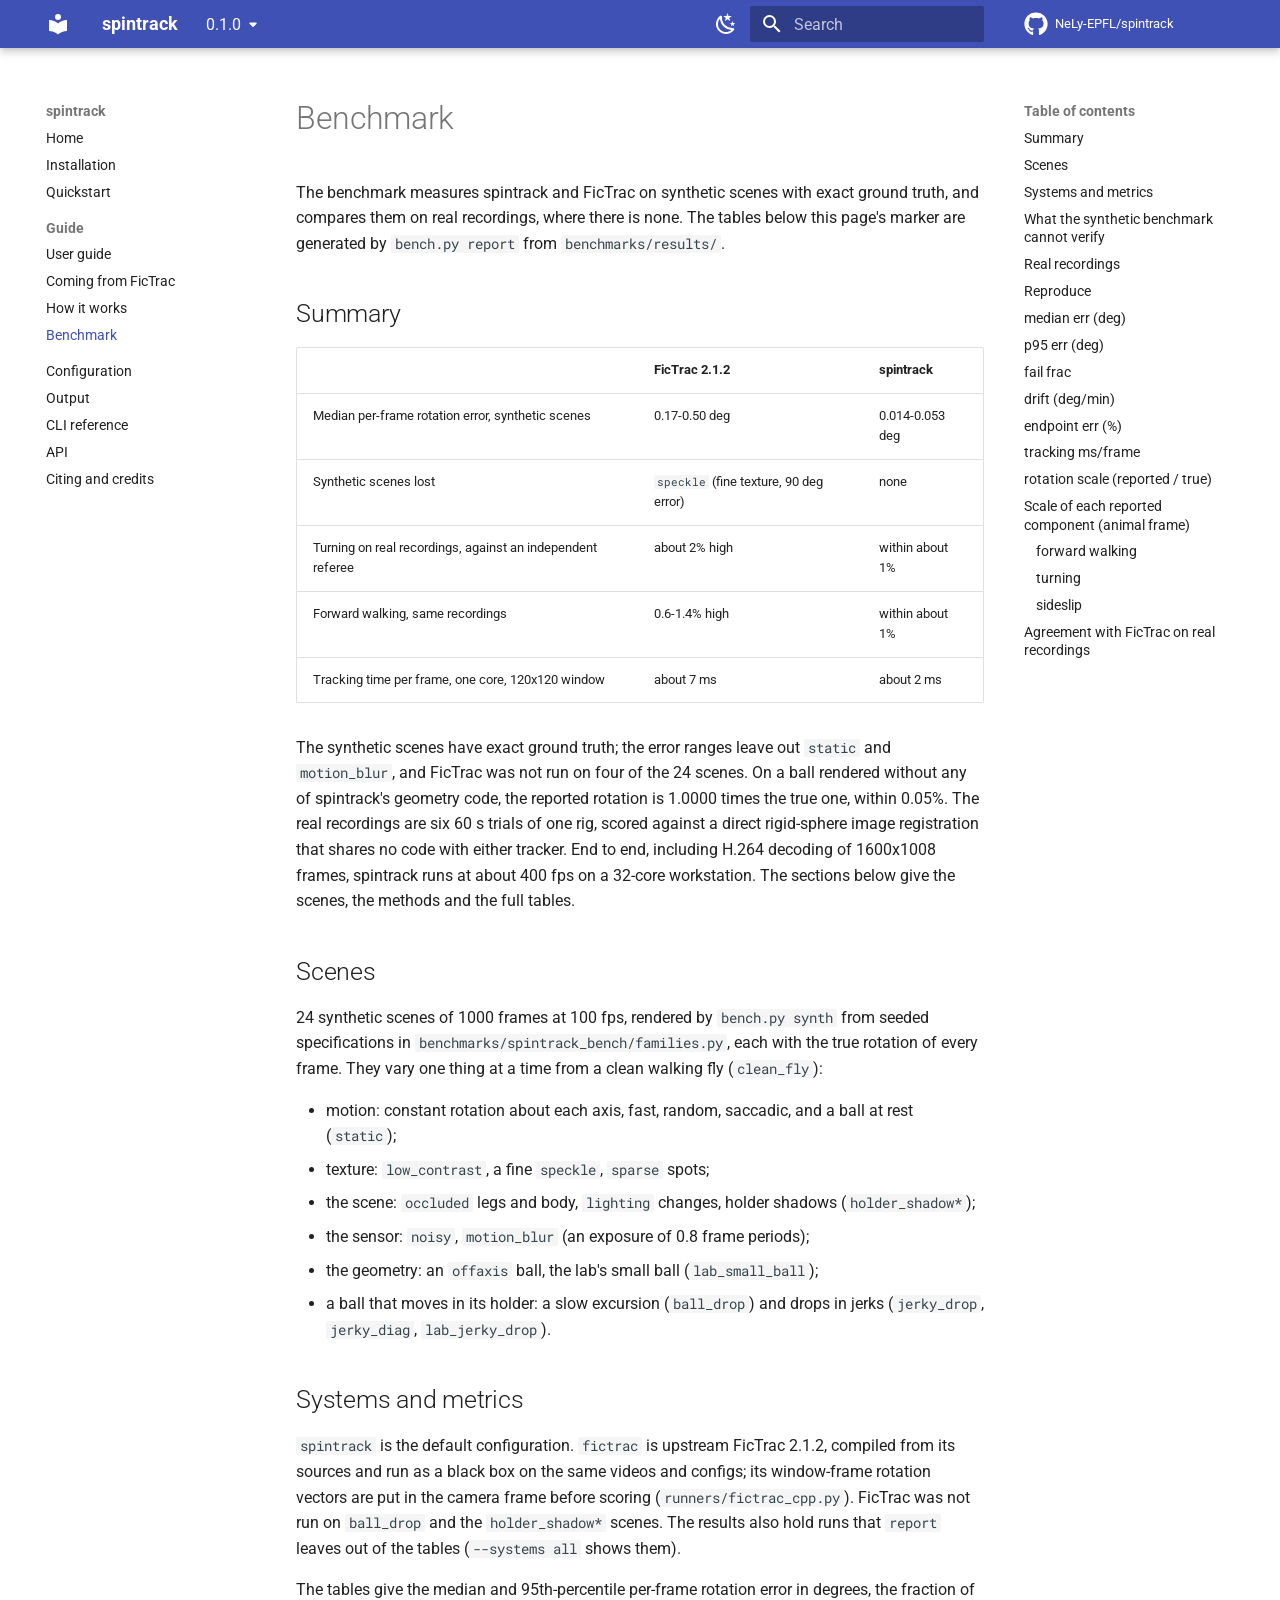
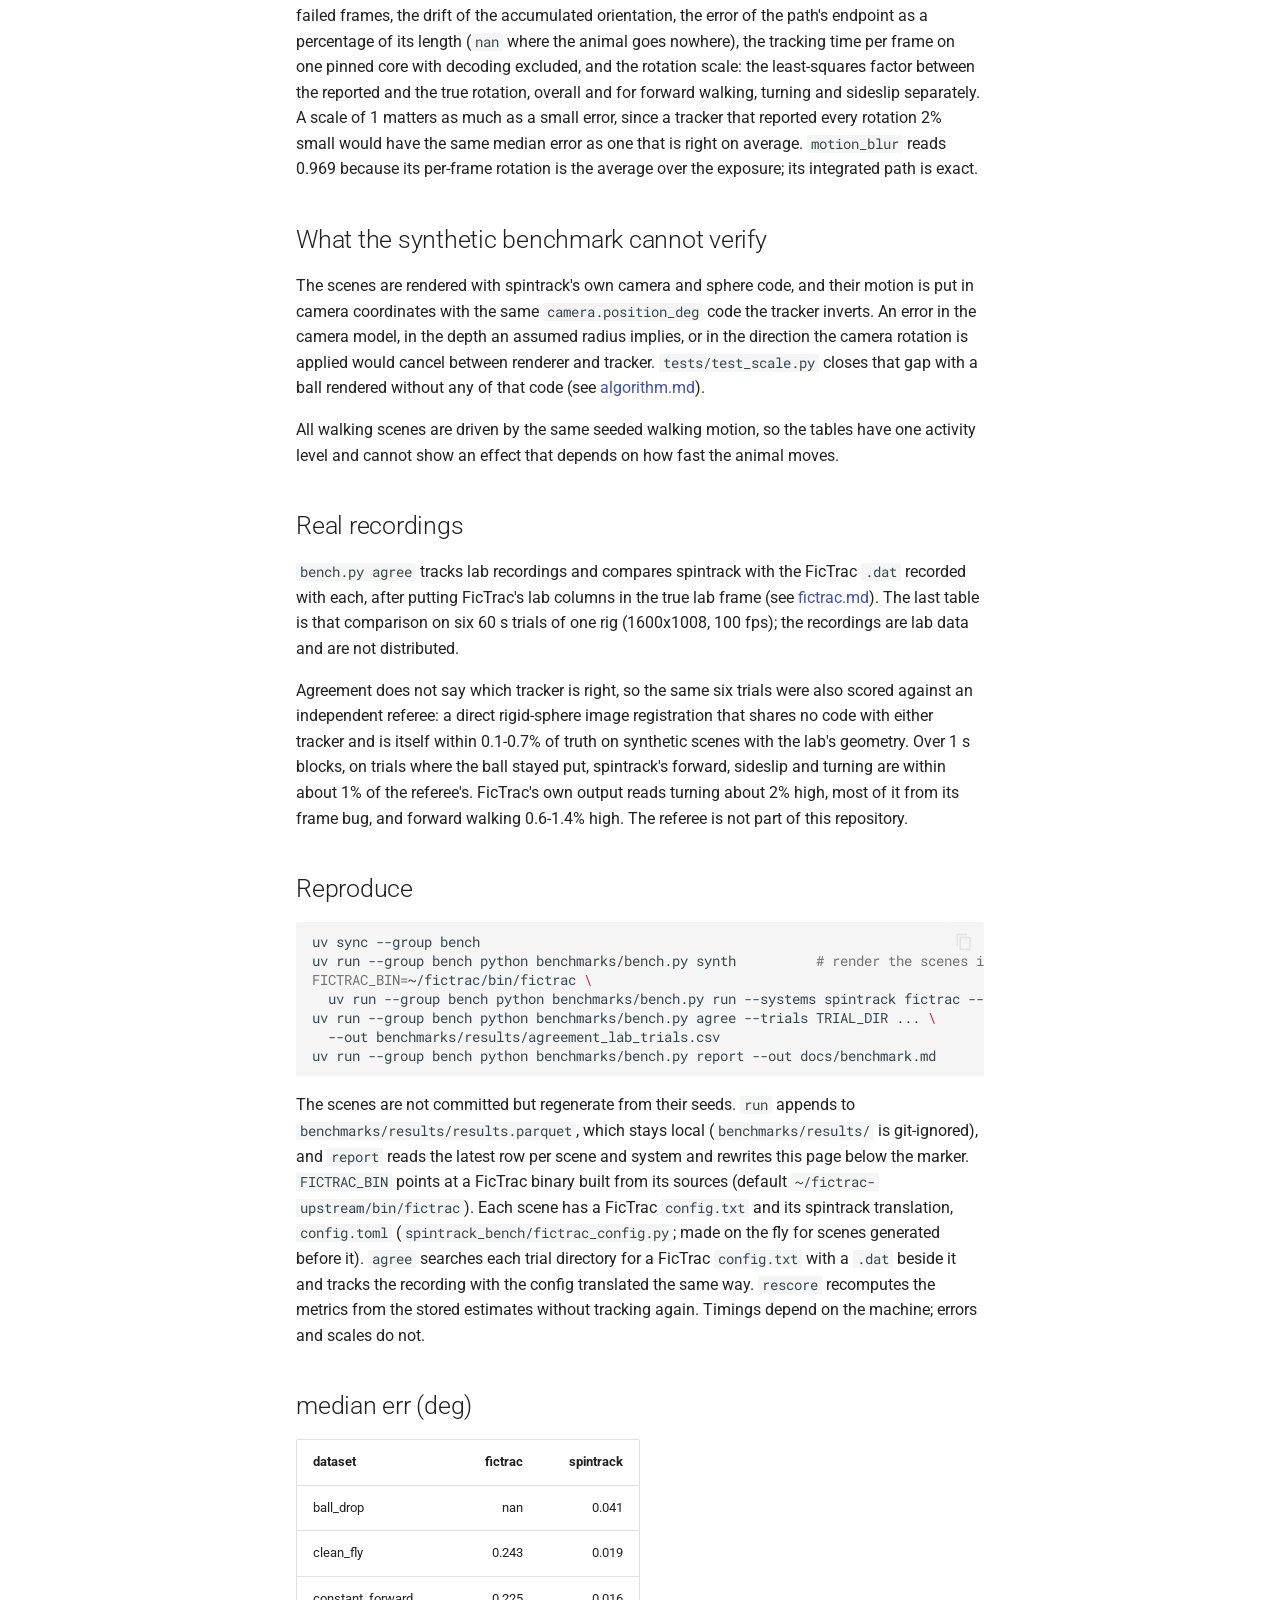
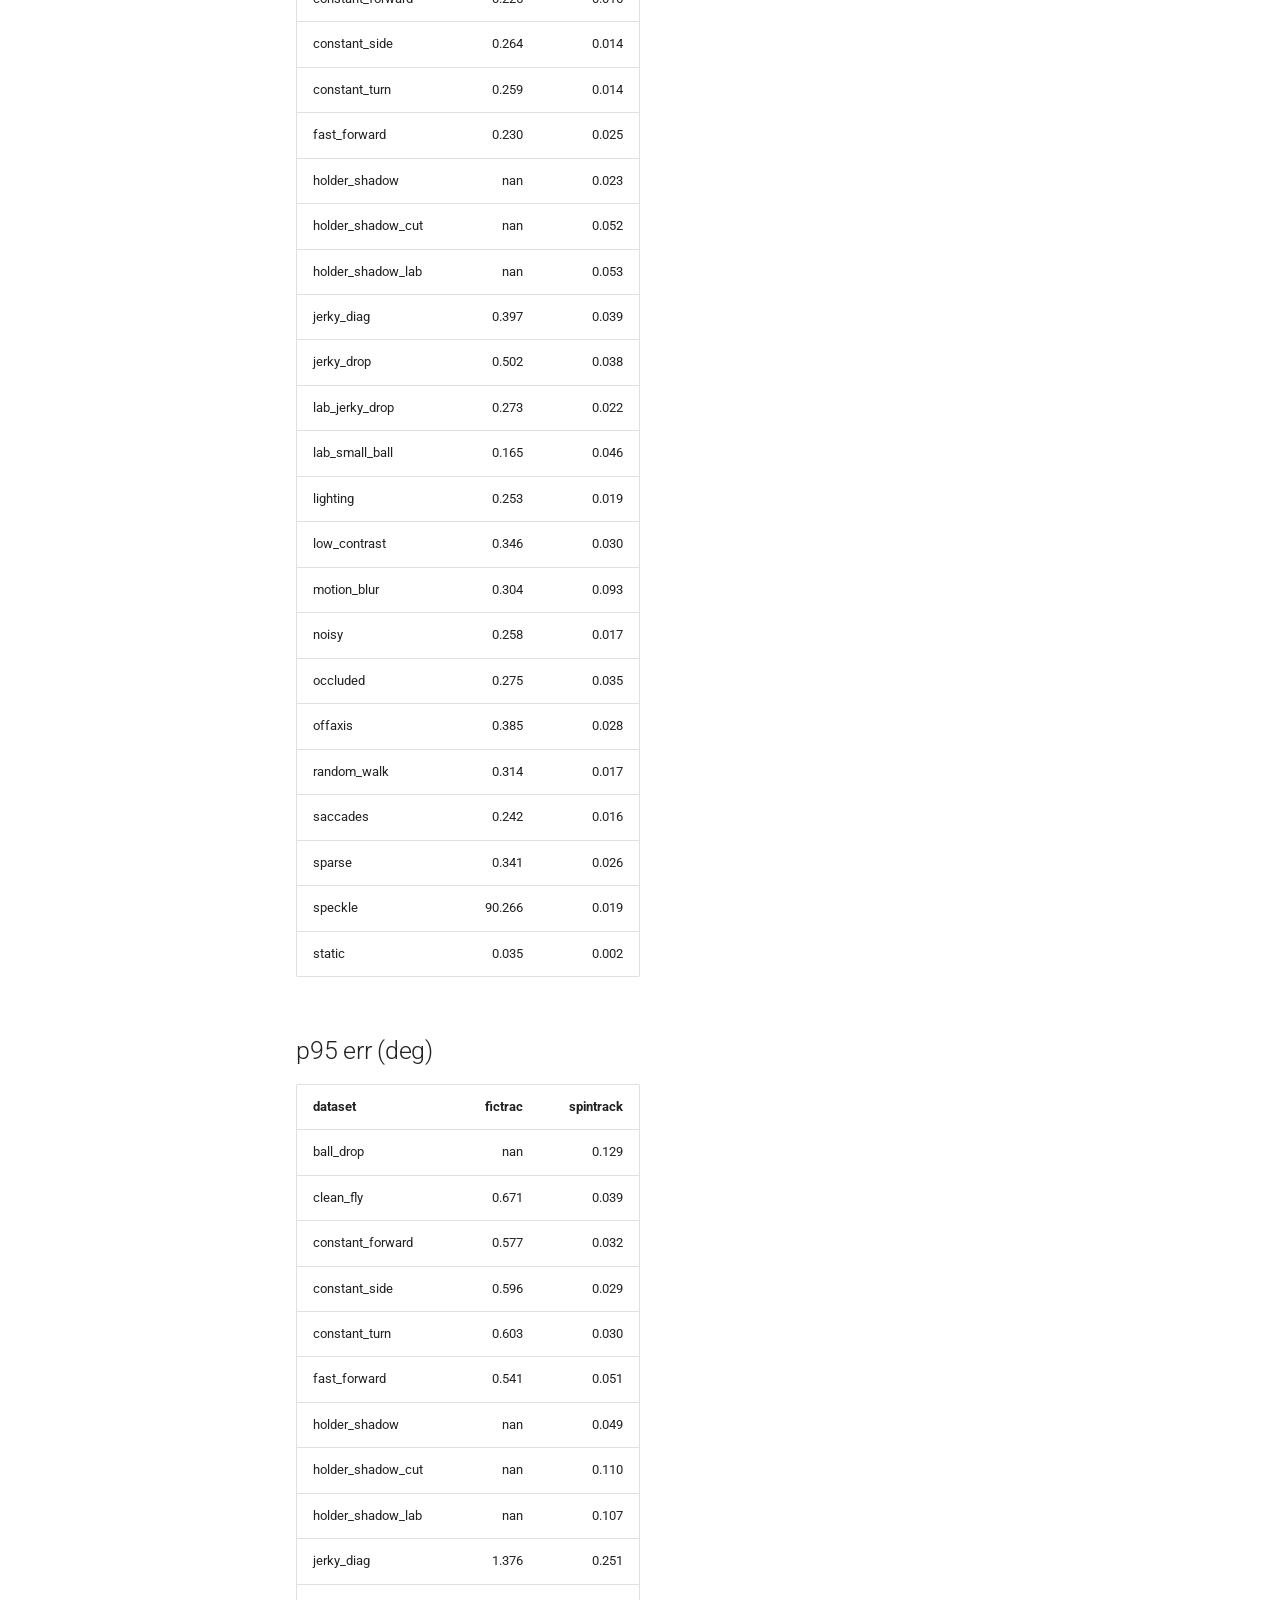
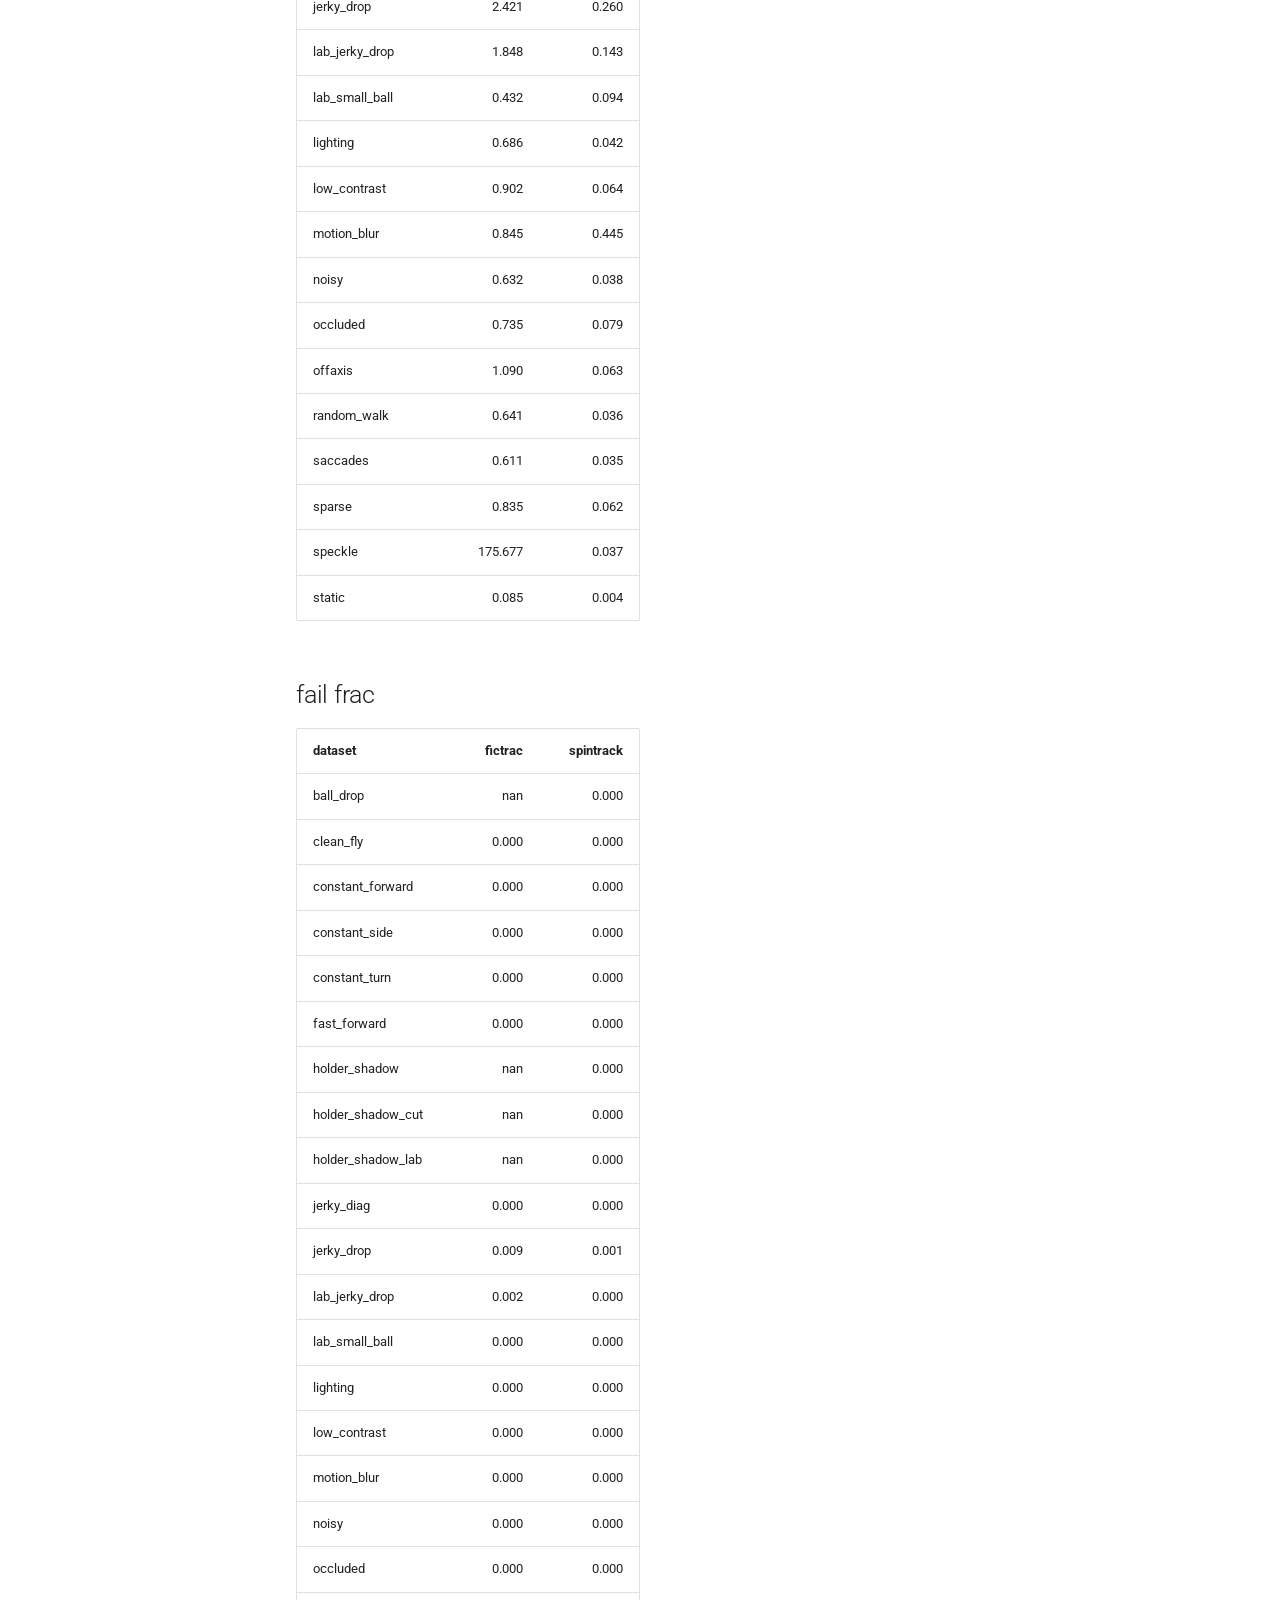
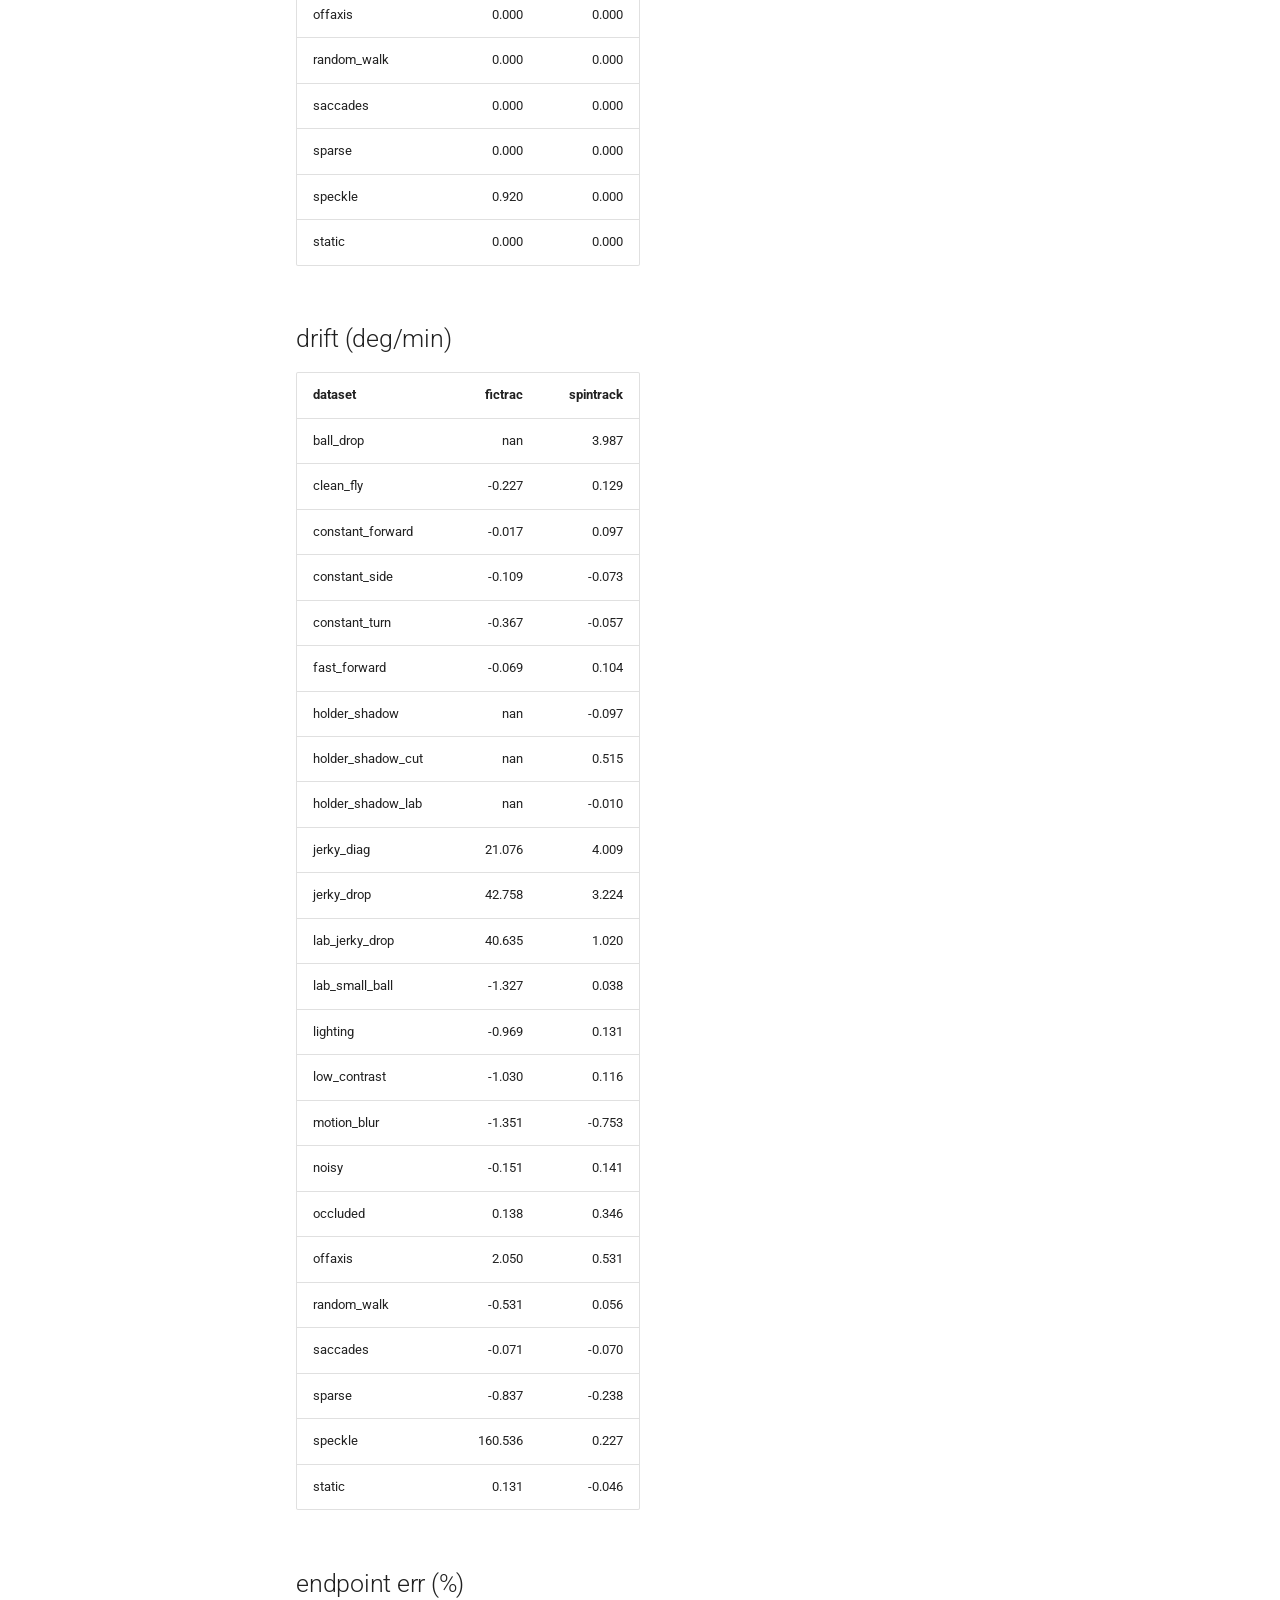
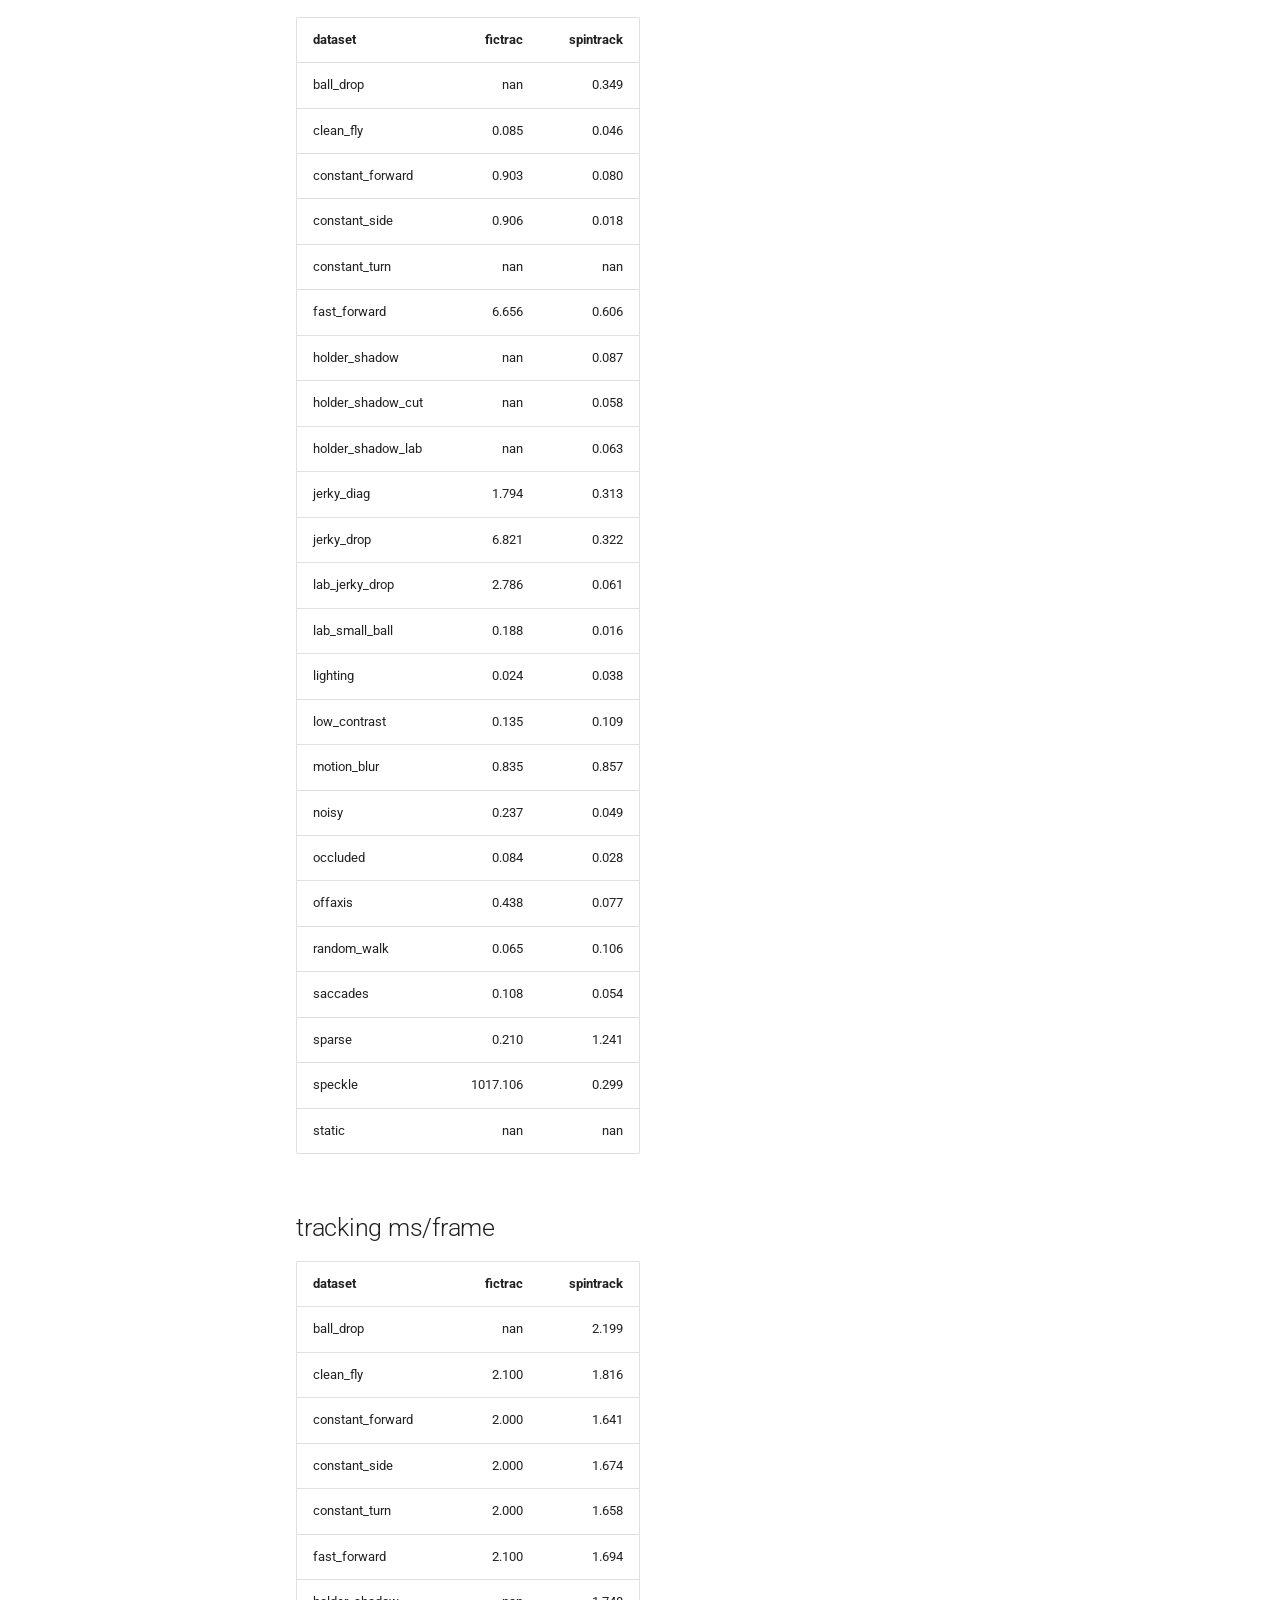
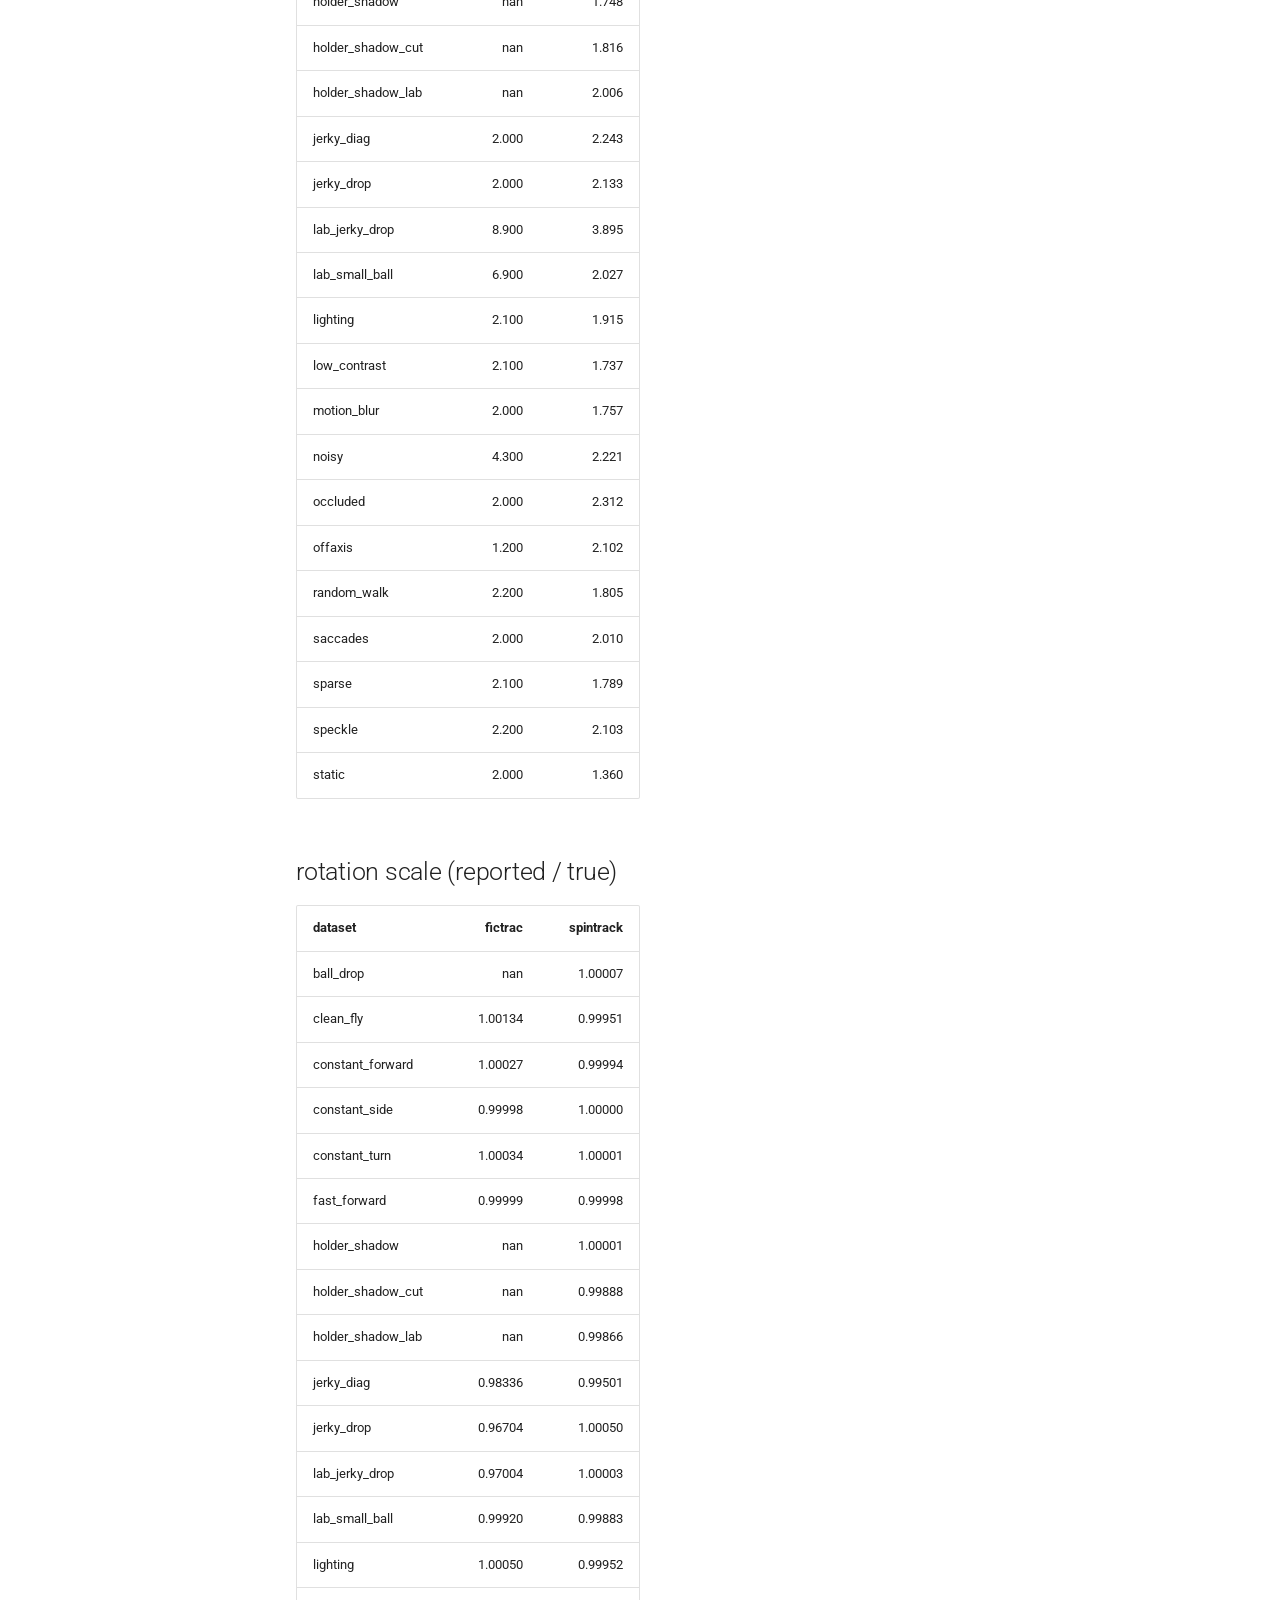
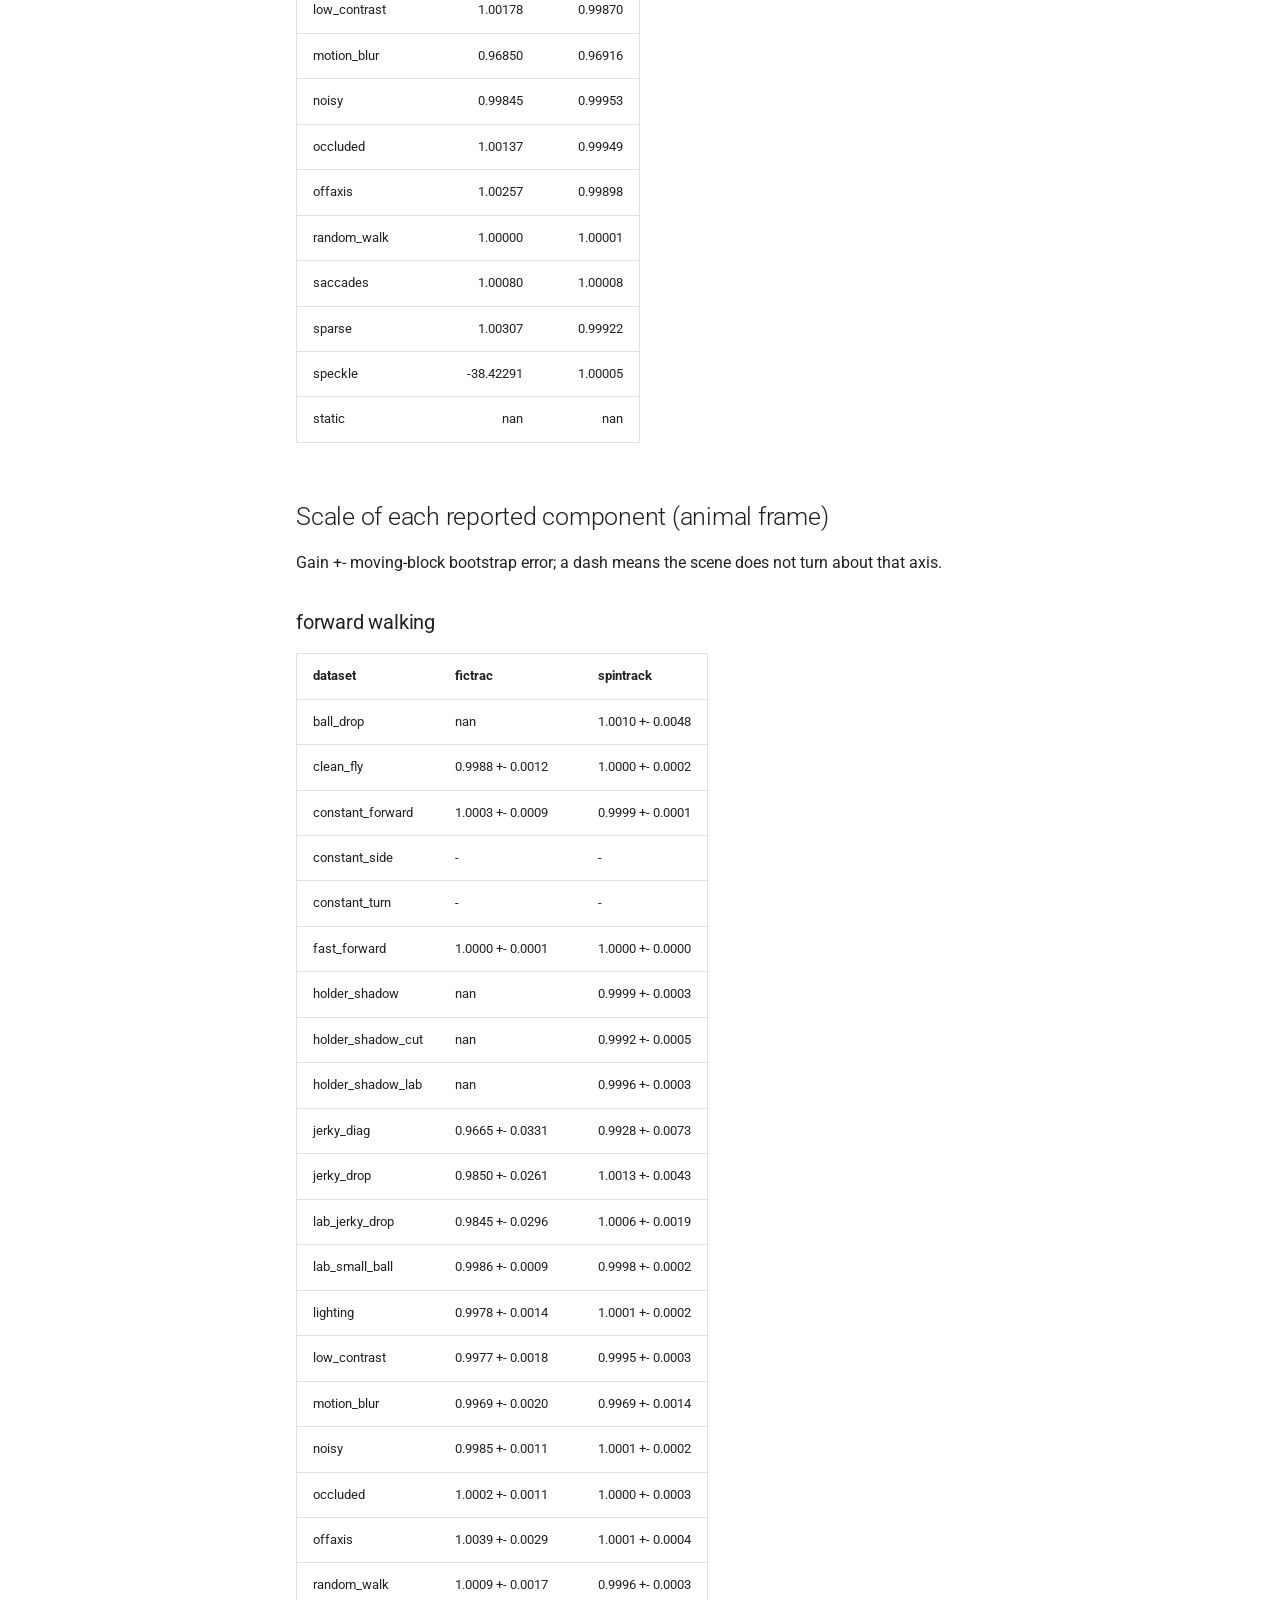
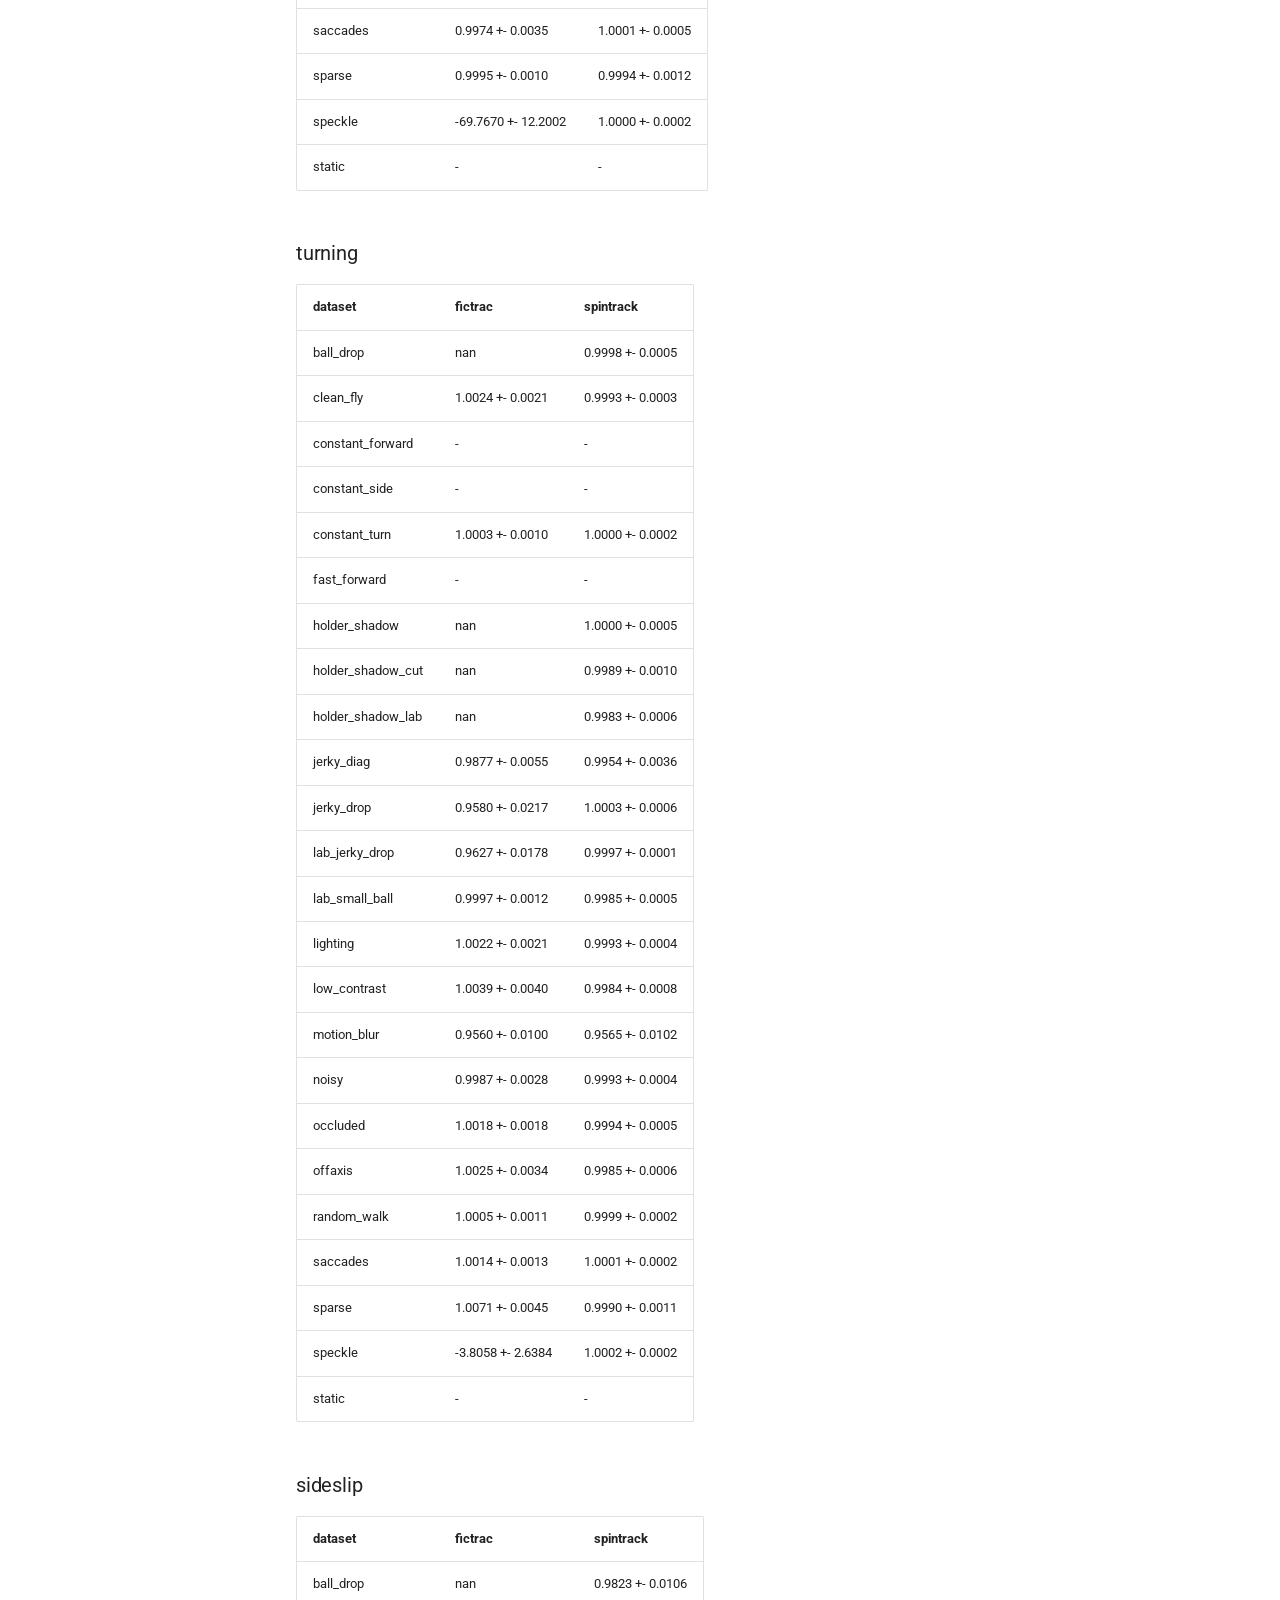
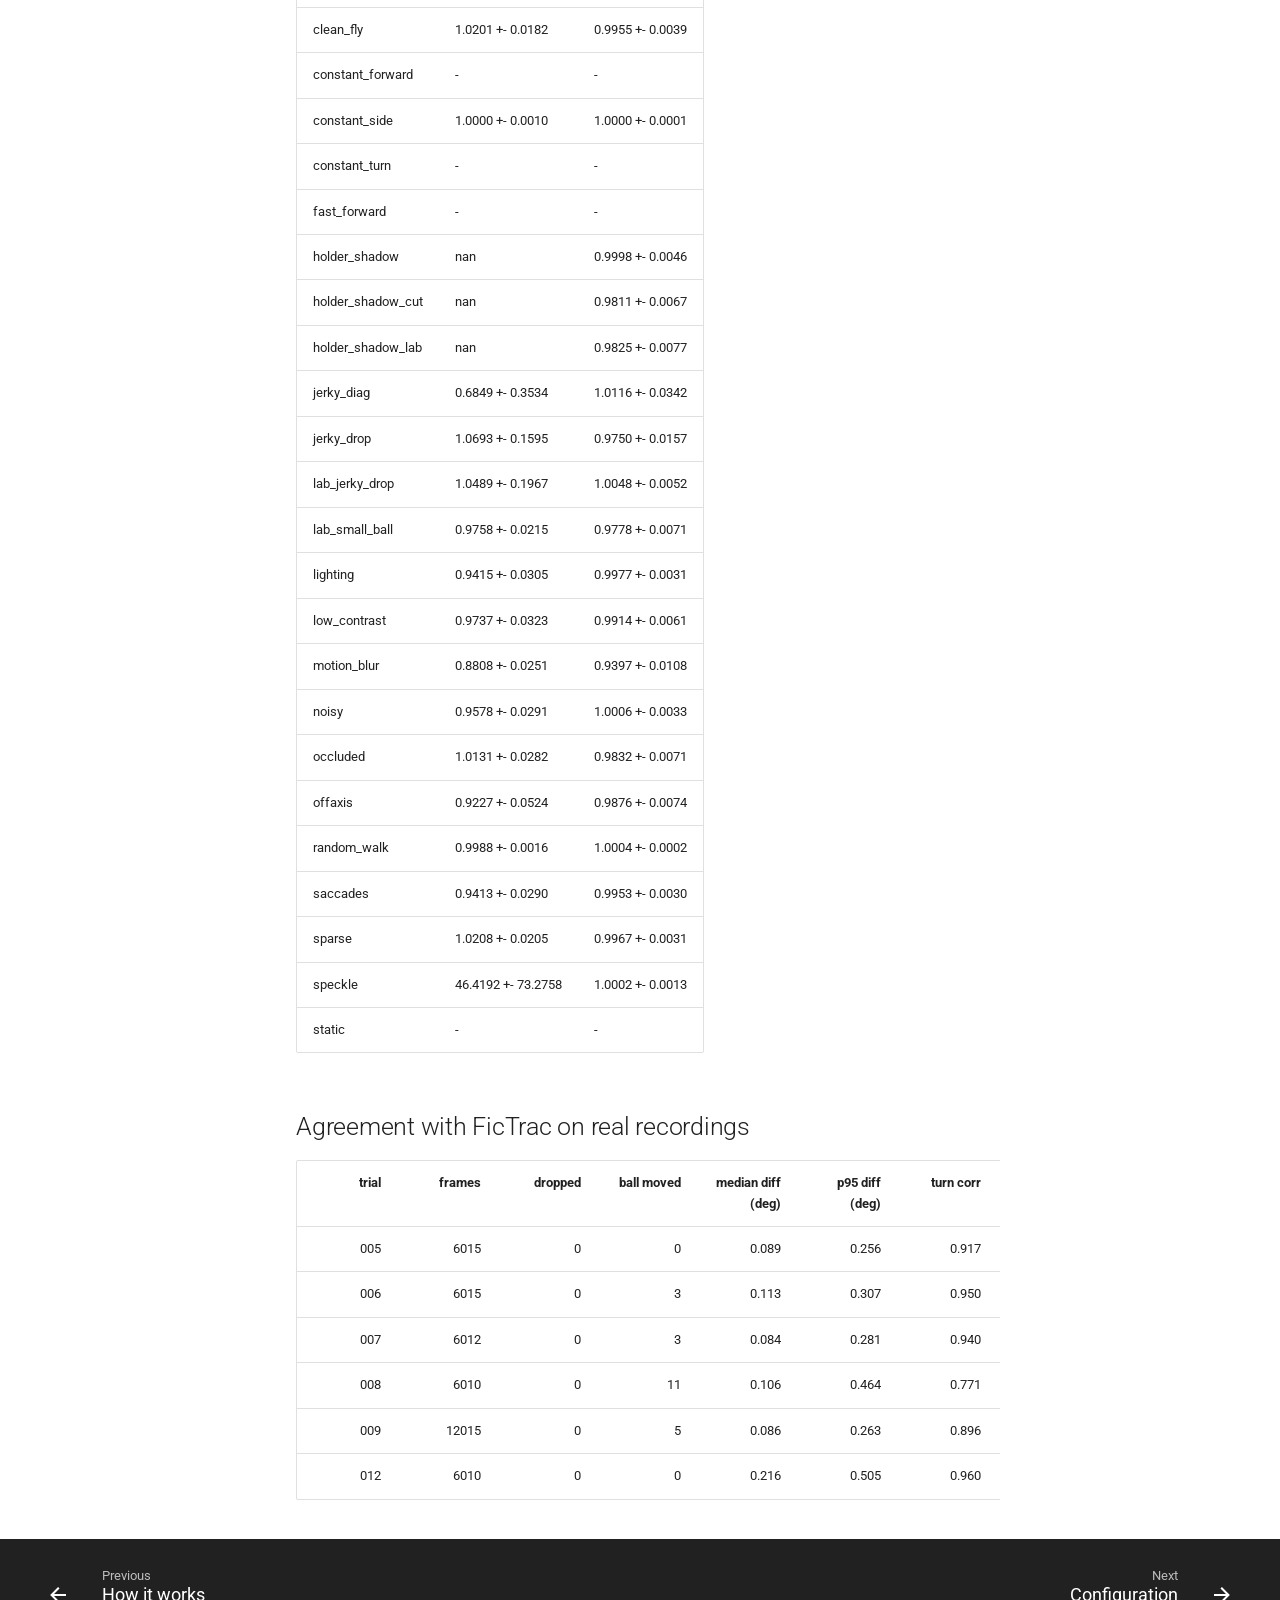
<file: 0.1.0/benchmark/index.html>
<!doctype html>
<html lang="en" class="no-js">
  <head>
    
      <meta charset="utf-8">
      <meta name="viewport" content="width=device-width,initial-scale=1">
      
        <meta name="description" content="Track the rotation of a spherical treadmill (trackball) from video">
      
      
      
        <link rel="canonical" href="https://nely-epfl.github.io/spintrack/0.1.0/benchmark/">
      
      
        <link rel="prev" href="../algorithm/">
      
      
        <link rel="next" href="../configuration/">
      
      
        
      
      
      <link rel="icon" href="../assets/images/favicon.png">
      <meta name="generator" content="mkdocs-1.6.1, mkdocs-material-9.7.7">
    
    
      
        <title>Benchmark - spintrack</title>
      
    
    
      <link rel="stylesheet" href="../assets/stylesheets/main.ec1eaa64.min.css">
      
        
        <link rel="stylesheet" href="../assets/stylesheets/palette.ab4e12ef.min.css">
      
      


    
    
      
    
    
      
        
        
        <link rel="preconnect" href="https://fonts.gstatic.com" crossorigin>
        <link rel="stylesheet" href="https://fonts.googleapis.com/css?family=Roboto:300,300i,400,400i,700,700i%7CRoboto+Mono:400,400i,700,700i&display=fallback">
        <style>:root{--md-text-font:"Roboto";--md-code-font:"Roboto Mono"}</style>
      
    
    
      <link rel="stylesheet" href="../assets/_mkdocstrings.css">
    
    <script>__md_scope=new URL("..",location),__md_hash=e=>[...e].reduce(((e,_)=>(e<<5)-e+_.charCodeAt(0)),0),__md_get=(e,_=localStorage,t=__md_scope)=>JSON.parse(_.getItem(t.pathname+"."+e)),__md_set=(e,_,t=localStorage,a=__md_scope)=>{try{t.setItem(a.pathname+"."+e,JSON.stringify(_))}catch(e){}}</script>
    
      

    
    
  </head>
  
  
    
    
      
    
    
    
    
    <body dir="ltr" data-md-color-scheme="default" data-md-color-primary="indigo" data-md-color-accent="indigo">
  
    
    <input class="md-toggle" data-md-toggle="drawer" type="checkbox" id="__drawer" autocomplete="off">
    <input class="md-toggle" data-md-toggle="search" type="checkbox" id="__search" autocomplete="off">
    <label class="md-overlay" for="__drawer"></label>
    <div data-md-component="skip">
      
        
        <a href="#benchmark" class="md-skip">
          Skip to content
        </a>
      
    </div>
    <div data-md-component="announce">
      
    </div>
    
      <div data-md-color-scheme="default" data-md-component="outdated" hidden>
        
      </div>
    
    
      

  

<header class="md-header md-header--shadow" data-md-component="header">
  <nav class="md-header__inner md-grid" aria-label="Header">
    <a href=".." title="spintrack" class="md-header__button md-logo" aria-label="spintrack" data-md-component="logo">
      
  
  <svg xmlns="http://www.w3.org/2000/svg" viewBox="0 0 24 24"><path d="M12 8a3 3 0 0 0 3-3 3 3 0 0 0-3-3 3 3 0 0 0-3 3 3 3 0 0 0 3 3m0 3.54C9.64 9.35 6.5 8 3 8v11c3.5 0 6.64 1.35 9 3.54 2.36-2.19 5.5-3.54 9-3.54V8c-3.5 0-6.64 1.35-9 3.54"/></svg>

    </a>
    <label class="md-header__button md-icon" for="__drawer">
      
      <svg xmlns="http://www.w3.org/2000/svg" viewBox="0 0 24 24"><path d="M3 6h18v2H3zm0 5h18v2H3zm0 5h18v2H3z"/></svg>
    </label>
    <div class="md-header__title" data-md-component="header-title">
      <div class="md-header__ellipsis">
        <div class="md-header__topic">
          <span class="md-ellipsis">
            spintrack
          </span>
        </div>
        <div class="md-header__topic" data-md-component="header-topic">
          <span class="md-ellipsis">
            
              Benchmark
            
          </span>
        </div>
      </div>
    </div>
    
      
        <form class="md-header__option" data-md-component="palette">
  
    
    
    
    <input class="md-option" data-md-color-media="(prefers-color-scheme: light)" data-md-color-scheme="default" data-md-color-primary="indigo" data-md-color-accent="indigo"  aria-label="Switch to dark mode"  type="radio" name="__palette" id="__palette_0">
    
      <label class="md-header__button md-icon" title="Switch to dark mode" for="__palette_1" hidden>
        <svg xmlns="http://www.w3.org/2000/svg" viewBox="0 0 24 24"><path d="m17.75 4.09-2.53 1.94.91 3.06-2.63-1.81-2.63 1.81.91-3.06-2.53-1.94L12.44 4l1.06-3 1.06 3zm3.5 6.91-1.64 1.25.59 1.98-1.7-1.17-1.7 1.17.59-1.98L15.75 11l2.06-.05L18.5 9l.69 1.95zm-2.28 4.95c.83-.08 1.72 1.1 1.19 1.85-.32.45-.66.87-1.08 1.27C15.17 23 8.84 23 4.94 19.07c-3.91-3.9-3.91-10.24 0-14.14.4-.4.82-.76 1.27-1.08.75-.53 1.93.36 1.85 1.19-.27 2.86.69 5.83 2.89 8.02a9.96 9.96 0 0 0 8.02 2.89m-1.64 2.02a12.08 12.08 0 0 1-7.8-3.47c-2.17-2.19-3.33-5-3.49-7.82-2.81 3.14-2.7 7.96.31 10.98 3.02 3.01 7.84 3.12 10.98.31"/></svg>
      </label>
    
  
    
    
    
    <input class="md-option" data-md-color-media="(prefers-color-scheme: dark)" data-md-color-scheme="slate" data-md-color-primary="indigo" data-md-color-accent="indigo"  aria-label="Switch to light mode"  type="radio" name="__palette" id="__palette_1">
    
      <label class="md-header__button md-icon" title="Switch to light mode" for="__palette_0" hidden>
        <svg xmlns="http://www.w3.org/2000/svg" viewBox="0 0 24 24"><path d="M12 7a5 5 0 0 1 5 5 5 5 0 0 1-5 5 5 5 0 0 1-5-5 5 5 0 0 1 5-5m0 2a3 3 0 0 0-3 3 3 3 0 0 0 3 3 3 3 0 0 0 3-3 3 3 0 0 0-3-3m0-7 2.39 3.42C13.65 5.15 12.84 5 12 5s-1.65.15-2.39.42zM3.34 7l4.16-.35A7.2 7.2 0 0 0 5.94 8.5c-.44.74-.69 1.5-.83 2.29zm.02 10 1.76-3.77a7.131 7.131 0 0 0 2.38 4.14zM20.65 7l-1.77 3.79a7.02 7.02 0 0 0-2.38-4.15zm-.01 10-4.14.36c.59-.51 1.12-1.14 1.54-1.86.42-.73.69-1.5.83-2.29zM12 22l-2.41-3.44c.74.27 1.55.44 2.41.44.82 0 1.63-.17 2.37-.44z"/></svg>
      </label>
    
  
</form>
      
    
    
      <script>var palette=__md_get("__palette");if(palette&&palette.color){if("(prefers-color-scheme)"===palette.color.media){var media=matchMedia("(prefers-color-scheme: light)"),input=document.querySelector(media.matches?"[data-md-color-media='(prefers-color-scheme: light)']":"[data-md-color-media='(prefers-color-scheme: dark)']");palette.color.media=input.getAttribute("data-md-color-media"),palette.color.scheme=input.getAttribute("data-md-color-scheme"),palette.color.primary=input.getAttribute("data-md-color-primary"),palette.color.accent=input.getAttribute("data-md-color-accent")}for(var[key,value]of Object.entries(palette.color))document.body.setAttribute("data-md-color-"+key,value)}</script>
    
    
    
      
      
        <label class="md-header__button md-icon" for="__search">
          
          <svg xmlns="http://www.w3.org/2000/svg" viewBox="0 0 24 24"><path d="M9.5 3A6.5 6.5 0 0 1 16 9.5c0 1.61-.59 3.09-1.56 4.23l.27.27h.79l5 5-1.5 1.5-5-5v-.79l-.27-.27A6.52 6.52 0 0 1 9.5 16 6.5 6.5 0 0 1 3 9.5 6.5 6.5 0 0 1 9.5 3m0 2C7 5 5 7 5 9.5S7 14 9.5 14 14 12 14 9.5 12 5 9.5 5"/></svg>
        </label>
        <div class="md-search" data-md-component="search" role="dialog">
  <label class="md-search__overlay" for="__search"></label>
  <div class="md-search__inner" role="search">
    <form class="md-search__form" name="search">
      <input type="text" class="md-search__input" name="query" aria-label="Search" placeholder="Search" autocapitalize="off" autocorrect="off" autocomplete="off" spellcheck="false" data-md-component="search-query" required>
      <label class="md-search__icon md-icon" for="__search">
        
        <svg xmlns="http://www.w3.org/2000/svg" viewBox="0 0 24 24"><path d="M9.5 3A6.5 6.5 0 0 1 16 9.5c0 1.61-.59 3.09-1.56 4.23l.27.27h.79l5 5-1.5 1.5-5-5v-.79l-.27-.27A6.52 6.52 0 0 1 9.5 16 6.5 6.5 0 0 1 3 9.5 6.5 6.5 0 0 1 9.5 3m0 2C7 5 5 7 5 9.5S7 14 9.5 14 14 12 14 9.5 12 5 9.5 5"/></svg>
        
        <svg xmlns="http://www.w3.org/2000/svg" viewBox="0 0 24 24"><path d="M20 11v2H8l5.5 5.5-1.42 1.42L4.16 12l7.92-7.92L13.5 5.5 8 11z"/></svg>
      </label>
      <nav class="md-search__options" aria-label="Search">
        
        <button type="reset" class="md-search__icon md-icon" title="Clear" aria-label="Clear" tabindex="-1">
          
          <svg xmlns="http://www.w3.org/2000/svg" viewBox="0 0 24 24"><path d="M19 6.41 17.59 5 12 10.59 6.41 5 5 6.41 10.59 12 5 17.59 6.41 19 12 13.41 17.59 19 19 17.59 13.41 12z"/></svg>
        </button>
      </nav>
      
        <div class="md-search__suggest" data-md-component="search-suggest"></div>
      
    </form>
    <div class="md-search__output">
      <div class="md-search__scrollwrap" tabindex="0" data-md-scrollfix>
        <div class="md-search-result" data-md-component="search-result">
          <div class="md-search-result__meta">
            Initializing search
          </div>
          <ol class="md-search-result__list" role="presentation"></ol>
        </div>
      </div>
    </div>
  </div>
</div>
      
    
    
      <div class="md-header__source">
        <a href="https://github.com/NeLy-EPFL/spintrack" title="Go to repository" class="md-source" data-md-component="source">
  <div class="md-source__icon md-icon">
    
    <svg xmlns="http://www.w3.org/2000/svg" viewBox="0 0 512 512"><!--! Font Awesome Free 7.1.0 by @fontawesome - https://fontawesome.com License - https://fontawesome.com/license/free (Icons: CC BY 4.0, Fonts: SIL OFL 1.1, Code: MIT License) Copyright 2025 Fonticons, Inc.--><path d="M173.9 397.4c0 2-2.3 3.6-5.2 3.6-3.3.3-5.6-1.3-5.6-3.6 0-2 2.3-3.6 5.2-3.6 3-.3 5.6 1.3 5.6 3.6m-31.1-4.5c-.7 2 1.3 4.3 4.3 4.9 2.6 1 5.6 0 6.2-2s-1.3-4.3-4.3-5.2c-2.6-.7-5.5.3-6.2 2.3m44.2-1.7c-2.9.7-4.9 2.6-4.6 4.9.3 2 2.9 3.3 5.9 2.6 2.9-.7 4.9-2.6 4.6-4.6-.3-1.9-3-3.2-5.9-2.9M252.8 8C114.1 8 8 113.3 8 252c0 110.9 69.8 205.8 169.5 239.2 12.8 2.3 17.3-5.6 17.3-12.1 0-6.2-.3-40.4-.3-61.4 0 0-70 15-84.7-29.8 0 0-11.4-29.1-27.8-36.6 0 0-22.9-15.7 1.6-15.4 0 0 24.9 2 38.6 25.8 21.9 38.6 58.6 27.5 72.9 20.9 2.3-16 8.8-27.1 16-33.7-55.9-6.2-112.3-14.3-112.3-110.5 0-27.5 7.6-41.3 23.6-58.9-2.6-6.5-11.1-33.3 2.6-67.9 20.9-6.5 69 27 69 27 20-5.6 41.5-8.5 62.8-8.5s42.8 2.9 62.8 8.5c0 0 48.1-33.6 69-27 13.7 34.7 5.2 61.4 2.6 67.9 16 17.7 25.8 31.5 25.8 58.9 0 96.5-58.9 104.2-114.8 110.5 9.2 7.9 17 22.9 17 46.4 0 33.7-.3 75.4-.3 83.6 0 6.5 4.6 14.4 17.3 12.1C436.2 457.8 504 362.9 504 252 504 113.3 391.5 8 252.8 8M105.2 352.9c-1.3 1-1 3.3.7 5.2 1.6 1.6 3.9 2.3 5.2 1 1.3-1 1-3.3-.7-5.2-1.6-1.6-3.9-2.3-5.2-1m-10.8-8.1c-.7 1.3.3 2.9 2.3 3.9 1.6 1 3.6.7 4.3-.7.7-1.3-.3-2.9-2.3-3.9-2-.6-3.6-.3-4.3.7m32.4 35.6c-1.6 1.3-1 4.3 1.3 6.2 2.3 2.3 5.2 2.6 6.5 1 1.3-1.3.7-4.3-1.3-6.2-2.2-2.3-5.2-2.6-6.5-1m-11.4-14.7c-1.6 1-1.6 3.6 0 5.9s4.3 3.3 5.6 2.3c1.6-1.3 1.6-3.9 0-6.2-1.4-2.3-4-3.3-5.6-2"/></svg>
  </div>
  <div class="md-source__repository">
    NeLy-EPFL/spintrack
  </div>
</a>
      </div>
    
  </nav>
  
</header>
    
    <div class="md-container" data-md-component="container">
      
      
        
          
        
      
      <main class="md-main" data-md-component="main">
        <div class="md-main__inner md-grid">
          
            
              
              <div class="md-sidebar md-sidebar--primary" data-md-component="sidebar" data-md-type="navigation" >
                <div class="md-sidebar__scrollwrap">
                  <div class="md-sidebar__inner">
                    



<nav class="md-nav md-nav--primary" aria-label="Navigation" data-md-level="0">
  <label class="md-nav__title" for="__drawer">
    <a href=".." title="spintrack" class="md-nav__button md-logo" aria-label="spintrack" data-md-component="logo">
      
  
  <svg xmlns="http://www.w3.org/2000/svg" viewBox="0 0 24 24"><path d="M12 8a3 3 0 0 0 3-3 3 3 0 0 0-3-3 3 3 0 0 0-3 3 3 3 0 0 0 3 3m0 3.54C9.64 9.35 6.5 8 3 8v11c3.5 0 6.64 1.35 9 3.54 2.36-2.19 5.5-3.54 9-3.54V8c-3.5 0-6.64 1.35-9 3.54"/></svg>

    </a>
    spintrack
  </label>
  
    <div class="md-nav__source">
      <a href="https://github.com/NeLy-EPFL/spintrack" title="Go to repository" class="md-source" data-md-component="source">
  <div class="md-source__icon md-icon">
    
    <svg xmlns="http://www.w3.org/2000/svg" viewBox="0 0 512 512"><!--! Font Awesome Free 7.1.0 by @fontawesome - https://fontawesome.com License - https://fontawesome.com/license/free (Icons: CC BY 4.0, Fonts: SIL OFL 1.1, Code: MIT License) Copyright 2025 Fonticons, Inc.--><path d="M173.9 397.4c0 2-2.3 3.6-5.2 3.6-3.3.3-5.6-1.3-5.6-3.6 0-2 2.3-3.6 5.2-3.6 3-.3 5.6 1.3 5.6 3.6m-31.1-4.5c-.7 2 1.3 4.3 4.3 4.9 2.6 1 5.6 0 6.2-2s-1.3-4.3-4.3-5.2c-2.6-.7-5.5.3-6.2 2.3m44.2-1.7c-2.9.7-4.9 2.6-4.6 4.9.3 2 2.9 3.3 5.9 2.6 2.9-.7 4.9-2.6 4.6-4.6-.3-1.9-3-3.2-5.9-2.9M252.8 8C114.1 8 8 113.3 8 252c0 110.9 69.8 205.8 169.5 239.2 12.8 2.3 17.3-5.6 17.3-12.1 0-6.2-.3-40.4-.3-61.4 0 0-70 15-84.7-29.8 0 0-11.4-29.1-27.8-36.6 0 0-22.9-15.7 1.6-15.4 0 0 24.9 2 38.6 25.8 21.9 38.6 58.6 27.5 72.9 20.9 2.3-16 8.8-27.1 16-33.7-55.9-6.2-112.3-14.3-112.3-110.5 0-27.5 7.6-41.3 23.6-58.9-2.6-6.5-11.1-33.3 2.6-67.9 20.9-6.5 69 27 69 27 20-5.6 41.5-8.5 62.8-8.5s42.8 2.9 62.8 8.5c0 0 48.1-33.6 69-27 13.7 34.7 5.2 61.4 2.6 67.9 16 17.7 25.8 31.5 25.8 58.9 0 96.5-58.9 104.2-114.8 110.5 9.2 7.9 17 22.9 17 46.4 0 33.7-.3 75.4-.3 83.6 0 6.5 4.6 14.4 17.3 12.1C436.2 457.8 504 362.9 504 252 504 113.3 391.5 8 252.8 8M105.2 352.9c-1.3 1-1 3.3.7 5.2 1.6 1.6 3.9 2.3 5.2 1 1.3-1 1-3.3-.7-5.2-1.6-1.6-3.9-2.3-5.2-1m-10.8-8.1c-.7 1.3.3 2.9 2.3 3.9 1.6 1 3.6.7 4.3-.7.7-1.3-.3-2.9-2.3-3.9-2-.6-3.6-.3-4.3.7m32.4 35.6c-1.6 1.3-1 4.3 1.3 6.2 2.3 2.3 5.2 2.6 6.5 1 1.3-1.3.7-4.3-1.3-6.2-2.2-2.3-5.2-2.6-6.5-1m-11.4-14.7c-1.6 1-1.6 3.6 0 5.9s4.3 3.3 5.6 2.3c1.6-1.3 1.6-3.9 0-6.2-1.4-2.3-4-3.3-5.6-2"/></svg>
  </div>
  <div class="md-source__repository">
    NeLy-EPFL/spintrack
  </div>
</a>
    </div>
  
  <ul class="md-nav__list" data-md-scrollfix>
    
      
      
  
  
  
  
    <li class="md-nav__item">
      <a href=".." class="md-nav__link">
        
  
  
  <span class="md-ellipsis">
    
  
    Home
  

    
  </span>
  
  

      </a>
    </li>
  

    
      
      
  
  
  
  
    <li class="md-nav__item">
      <a href="../installation/" class="md-nav__link">
        
  
  
  <span class="md-ellipsis">
    
  
    Installation
  

    
  </span>
  
  

      </a>
    </li>
  

    
      
      
  
  
  
  
    <li class="md-nav__item">
      <a href="../quickstart/" class="md-nav__link">
        
  
  
  <span class="md-ellipsis">
    
  
    Quickstart
  

    
  </span>
  
  

      </a>
    </li>
  

    
      
      
  
  
    
  
  
  
    
    
    
    
      
        
        
      
    
    
    <li class="md-nav__item md-nav__item--active md-nav__item--section md-nav__item--nested">
      
        
        
        <input class="md-nav__toggle md-toggle " type="checkbox" id="__nav_4" checked>
        
          
          <label class="md-nav__link" for="__nav_4" id="__nav_4_label" tabindex="">
            
  
  
  <span class="md-ellipsis">
    
  
    Guide
  

    
  </span>
  
  

            <span class="md-nav__icon md-icon"></span>
          </label>
        
        <nav class="md-nav" data-md-level="1" aria-labelledby="__nav_4_label" aria-expanded="true">
          <label class="md-nav__title" for="__nav_4">
            <span class="md-nav__icon md-icon"></span>
            
  
    Guide
  

          </label>
          <ul class="md-nav__list" data-md-scrollfix>
            
              
                
  
  
  
  
    <li class="md-nav__item">
      <a href="../guide/" class="md-nav__link">
        
  
  
  <span class="md-ellipsis">
    
  
    User guide
  

    
  </span>
  
  

      </a>
    </li>
  

              
            
              
                
  
  
  
  
    <li class="md-nav__item">
      <a href="../fictrac/" class="md-nav__link">
        
  
  
  <span class="md-ellipsis">
    
  
    Coming from FicTrac
  

    
  </span>
  
  

      </a>
    </li>
  

              
            
              
                
  
  
  
  
    <li class="md-nav__item">
      <a href="../algorithm/" class="md-nav__link">
        
  
  
  <span class="md-ellipsis">
    
  
    How it works
  

    
  </span>
  
  

      </a>
    </li>
  

              
            
              
                
  
  
    
  
  
  
    <li class="md-nav__item md-nav__item--active">
      
      <input class="md-nav__toggle md-toggle" type="checkbox" id="__toc">
      
      
        
      
      
        <label class="md-nav__link md-nav__link--active" for="__toc">
          
  
  
  <span class="md-ellipsis">
    
  
    Benchmark
  

    
  </span>
  
  

          <span class="md-nav__icon md-icon"></span>
        </label>
      
      <a href="./" class="md-nav__link md-nav__link--active">
        
  
  
  <span class="md-ellipsis">
    
  
    Benchmark
  

    
  </span>
  
  

      </a>
      
        

<nav class="md-nav md-nav--secondary" aria-label="Table of contents">
  
  
  
    
  
  
    <label class="md-nav__title" for="__toc">
      <span class="md-nav__icon md-icon"></span>
      Table of contents
    </label>
    <ul class="md-nav__list" data-md-component="toc" data-md-scrollfix>
      
        <li class="md-nav__item">
  <a href="#summary" class="md-nav__link">
    <span class="md-ellipsis">
      
        Summary
      
    </span>
  </a>
  
</li>
      
        <li class="md-nav__item">
  <a href="#scenes" class="md-nav__link">
    <span class="md-ellipsis">
      
        Scenes
      
    </span>
  </a>
  
</li>
      
        <li class="md-nav__item">
  <a href="#systems-and-metrics" class="md-nav__link">
    <span class="md-ellipsis">
      
        Systems and metrics
      
    </span>
  </a>
  
</li>
      
        <li class="md-nav__item">
  <a href="#what-the-synthetic-benchmark-cannot-verify" class="md-nav__link">
    <span class="md-ellipsis">
      
        What the synthetic benchmark cannot verify
      
    </span>
  </a>
  
</li>
      
        <li class="md-nav__item">
  <a href="#real-recordings" class="md-nav__link">
    <span class="md-ellipsis">
      
        Real recordings
      
    </span>
  </a>
  
</li>
      
        <li class="md-nav__item">
  <a href="#reproduce" class="md-nav__link">
    <span class="md-ellipsis">
      
        Reproduce
      
    </span>
  </a>
  
</li>
      
        <li class="md-nav__item">
  <a href="#median-err-deg" class="md-nav__link">
    <span class="md-ellipsis">
      
        median err (deg)
      
    </span>
  </a>
  
</li>
      
        <li class="md-nav__item">
  <a href="#p95-err-deg" class="md-nav__link">
    <span class="md-ellipsis">
      
        p95 err (deg)
      
    </span>
  </a>
  
</li>
      
        <li class="md-nav__item">
  <a href="#fail-frac" class="md-nav__link">
    <span class="md-ellipsis">
      
        fail frac
      
    </span>
  </a>
  
</li>
      
        <li class="md-nav__item">
  <a href="#drift-degmin" class="md-nav__link">
    <span class="md-ellipsis">
      
        drift (deg/min)
      
    </span>
  </a>
  
</li>
      
        <li class="md-nav__item">
  <a href="#endpoint-err" class="md-nav__link">
    <span class="md-ellipsis">
      
        endpoint err (%)
      
    </span>
  </a>
  
</li>
      
        <li class="md-nav__item">
  <a href="#tracking-msframe" class="md-nav__link">
    <span class="md-ellipsis">
      
        tracking ms/frame
      
    </span>
  </a>
  
</li>
      
        <li class="md-nav__item">
  <a href="#rotation-scale-reported-true" class="md-nav__link">
    <span class="md-ellipsis">
      
        rotation scale (reported / true)
      
    </span>
  </a>
  
</li>
      
        <li class="md-nav__item">
  <a href="#scale-of-each-reported-component-animal-frame" class="md-nav__link">
    <span class="md-ellipsis">
      
        Scale of each reported component (animal frame)
      
    </span>
  </a>
  
    <nav class="md-nav" aria-label="Scale of each reported component (animal frame)">
      <ul class="md-nav__list">
        
          <li class="md-nav__item">
  <a href="#forward-walking" class="md-nav__link">
    <span class="md-ellipsis">
      
        forward walking
      
    </span>
  </a>
  
</li>
        
          <li class="md-nav__item">
  <a href="#turning" class="md-nav__link">
    <span class="md-ellipsis">
      
        turning
      
    </span>
  </a>
  
</li>
        
          <li class="md-nav__item">
  <a href="#sideslip" class="md-nav__link">
    <span class="md-ellipsis">
      
        sideslip
      
    </span>
  </a>
  
</li>
        
      </ul>
    </nav>
  
</li>
      
        <li class="md-nav__item">
  <a href="#agreement-with-fictrac-on-real-recordings" class="md-nav__link">
    <span class="md-ellipsis">
      
        Agreement with FicTrac on real recordings
      
    </span>
  </a>
  
</li>
      
    </ul>
  
</nav>
      
    </li>
  

              
            
          </ul>
        </nav>
      
    </li>
  

    
      
      
  
  
  
  
    <li class="md-nav__item">
      <a href="../configuration/" class="md-nav__link">
        
  
  
  <span class="md-ellipsis">
    
  
    Configuration
  

    
  </span>
  
  

      </a>
    </li>
  

    
      
      
  
  
  
  
    <li class="md-nav__item">
      <a href="../output/" class="md-nav__link">
        
  
  
  <span class="md-ellipsis">
    
  
    Output
  

    
  </span>
  
  

      </a>
    </li>
  

    
      
      
  
  
  
  
    <li class="md-nav__item">
      <a href="../cli/" class="md-nav__link">
        
  
  
  <span class="md-ellipsis">
    
  
    CLI reference
  

    
  </span>
  
  

      </a>
    </li>
  

    
      
      
  
  
  
  
    <li class="md-nav__item">
      <a href="../api/" class="md-nav__link">
        
  
  
  <span class="md-ellipsis">
    
  
    API
  

    
  </span>
  
  

      </a>
    </li>
  

    
      
      
  
  
  
  
    <li class="md-nav__item">
      <a href="../citing/" class="md-nav__link">
        
  
  
  <span class="md-ellipsis">
    
  
    Citing and credits
  

    
  </span>
  
  

      </a>
    </li>
  

    
  </ul>
</nav>
                  </div>
                </div>
              </div>
            
            
              
              <div class="md-sidebar md-sidebar--secondary" data-md-component="sidebar" data-md-type="toc" >
                <div class="md-sidebar__scrollwrap">
                  <div class="md-sidebar__inner">
                    

<nav class="md-nav md-nav--secondary" aria-label="Table of contents">
  
  
  
    
  
  
    <label class="md-nav__title" for="__toc">
      <span class="md-nav__icon md-icon"></span>
      Table of contents
    </label>
    <ul class="md-nav__list" data-md-component="toc" data-md-scrollfix>
      
        <li class="md-nav__item">
  <a href="#summary" class="md-nav__link">
    <span class="md-ellipsis">
      
        Summary
      
    </span>
  </a>
  
</li>
      
        <li class="md-nav__item">
  <a href="#scenes" class="md-nav__link">
    <span class="md-ellipsis">
      
        Scenes
      
    </span>
  </a>
  
</li>
      
        <li class="md-nav__item">
  <a href="#systems-and-metrics" class="md-nav__link">
    <span class="md-ellipsis">
      
        Systems and metrics
      
    </span>
  </a>
  
</li>
      
        <li class="md-nav__item">
  <a href="#what-the-synthetic-benchmark-cannot-verify" class="md-nav__link">
    <span class="md-ellipsis">
      
        What the synthetic benchmark cannot verify
      
    </span>
  </a>
  
</li>
      
        <li class="md-nav__item">
  <a href="#real-recordings" class="md-nav__link">
    <span class="md-ellipsis">
      
        Real recordings
      
    </span>
  </a>
  
</li>
      
        <li class="md-nav__item">
  <a href="#reproduce" class="md-nav__link">
    <span class="md-ellipsis">
      
        Reproduce
      
    </span>
  </a>
  
</li>
      
        <li class="md-nav__item">
  <a href="#median-err-deg" class="md-nav__link">
    <span class="md-ellipsis">
      
        median err (deg)
      
    </span>
  </a>
  
</li>
      
        <li class="md-nav__item">
  <a href="#p95-err-deg" class="md-nav__link">
    <span class="md-ellipsis">
      
        p95 err (deg)
      
    </span>
  </a>
  
</li>
      
        <li class="md-nav__item">
  <a href="#fail-frac" class="md-nav__link">
    <span class="md-ellipsis">
      
        fail frac
      
    </span>
  </a>
  
</li>
      
        <li class="md-nav__item">
  <a href="#drift-degmin" class="md-nav__link">
    <span class="md-ellipsis">
      
        drift (deg/min)
      
    </span>
  </a>
  
</li>
      
        <li class="md-nav__item">
  <a href="#endpoint-err" class="md-nav__link">
    <span class="md-ellipsis">
      
        endpoint err (%)
      
    </span>
  </a>
  
</li>
      
        <li class="md-nav__item">
  <a href="#tracking-msframe" class="md-nav__link">
    <span class="md-ellipsis">
      
        tracking ms/frame
      
    </span>
  </a>
  
</li>
      
        <li class="md-nav__item">
  <a href="#rotation-scale-reported-true" class="md-nav__link">
    <span class="md-ellipsis">
      
        rotation scale (reported / true)
      
    </span>
  </a>
  
</li>
      
        <li class="md-nav__item">
  <a href="#scale-of-each-reported-component-animal-frame" class="md-nav__link">
    <span class="md-ellipsis">
      
        Scale of each reported component (animal frame)
      
    </span>
  </a>
  
    <nav class="md-nav" aria-label="Scale of each reported component (animal frame)">
      <ul class="md-nav__list">
        
          <li class="md-nav__item">
  <a href="#forward-walking" class="md-nav__link">
    <span class="md-ellipsis">
      
        forward walking
      
    </span>
  </a>
  
</li>
        
          <li class="md-nav__item">
  <a href="#turning" class="md-nav__link">
    <span class="md-ellipsis">
      
        turning
      
    </span>
  </a>
  
</li>
        
          <li class="md-nav__item">
  <a href="#sideslip" class="md-nav__link">
    <span class="md-ellipsis">
      
        sideslip
      
    </span>
  </a>
  
</li>
        
      </ul>
    </nav>
  
</li>
      
        <li class="md-nav__item">
  <a href="#agreement-with-fictrac-on-real-recordings" class="md-nav__link">
    <span class="md-ellipsis">
      
        Agreement with FicTrac on real recordings
      
    </span>
  </a>
  
</li>
      
    </ul>
  
</nav>
                  </div>
                </div>
              </div>
            
          
          
            <div class="md-content" data-md-component="content">
              
              <article class="md-content__inner md-typeset">
                
                  


  
  


<h1 id="benchmark">Benchmark<a class="headerlink" href="#benchmark" title="Permanent link">&para;</a></h1>
<p>The benchmark measures spintrack and FicTrac on synthetic scenes with exact ground truth, and compares them on real recordings, where there is none. The tables below this page's marker are generated by <code>bench.py report</code> from <code>benchmarks/results/</code>.</p>
<h2 id="summary">Summary<a class="headerlink" href="#summary" title="Permanent link">&para;</a></h2>
<table>
<thead>
<tr>
<th></th>
<th>FicTrac 2.1.2</th>
<th>spintrack</th>
</tr>
</thead>
<tbody>
<tr>
<td>Median per-frame rotation error, synthetic scenes</td>
<td>0.17-0.50 deg</td>
<td>0.014-0.053 deg</td>
</tr>
<tr>
<td>Synthetic scenes lost</td>
<td><code>speckle</code> (fine texture, 90 deg error)</td>
<td>none</td>
</tr>
<tr>
<td>Turning on real recordings, against an independent referee</td>
<td>about 2% high</td>
<td>within about 1%</td>
</tr>
<tr>
<td>Forward walking, same recordings</td>
<td>0.6-1.4% high</td>
<td>within about 1%</td>
</tr>
<tr>
<td>Tracking time per frame, one core, 120x120 window</td>
<td>about 7 ms</td>
<td>about 2 ms</td>
</tr>
</tbody>
</table>
<p>The synthetic scenes have exact ground truth; the error ranges leave out <code>static</code> and <code>motion_blur</code>, and FicTrac was not run on four of the 24 scenes. On a ball rendered without any of spintrack's geometry code, the reported rotation is 1.0000 times the true one, within 0.05%. The real recordings are six 60 s trials of one rig, scored against a direct rigid-sphere image registration that shares no code with either tracker. End to end, including H.264 decoding of 1600x1008 frames, spintrack runs at about 400 fps on a 32-core workstation. The sections below give the scenes, the methods and the full tables.</p>
<h2 id="scenes">Scenes<a class="headerlink" href="#scenes" title="Permanent link">&para;</a></h2>
<p>24 synthetic scenes of 1000 frames at 100 fps, rendered by <code>bench.py synth</code> from seeded specifications in <code>benchmarks/spintrack_bench/families.py</code>, each with the true rotation of every frame. They vary one thing at a time from a clean walking fly (<code>clean_fly</code>):</p>
<ul>
<li>motion: constant rotation about each axis, fast, random, saccadic, and a ball at rest (<code>static</code>);</li>
<li>texture: <code>low_contrast</code>, a fine <code>speckle</code>, <code>sparse</code> spots;</li>
<li>the scene: <code>occluded</code> legs and body, <code>lighting</code> changes, holder shadows (<code>holder_shadow*</code>);</li>
<li>the sensor: <code>noisy</code>, <code>motion_blur</code> (an exposure of 0.8 frame periods);</li>
<li>the geometry: an <code>offaxis</code> ball, the lab's small ball (<code>lab_small_ball</code>);</li>
<li>a ball that moves in its holder: a slow excursion (<code>ball_drop</code>) and drops in jerks (<code>jerky_drop</code>, <code>jerky_diag</code>, <code>lab_jerky_drop</code>).</li>
</ul>
<h2 id="systems-and-metrics">Systems and metrics<a class="headerlink" href="#systems-and-metrics" title="Permanent link">&para;</a></h2>
<p><code>spintrack</code> is the default configuration. <code>fictrac</code> is upstream FicTrac 2.1.2, compiled from its sources and run as a black box on the same videos and configs; its window-frame rotation vectors are put in the camera frame before scoring (<code>runners/fictrac_cpp.py</code>). FicTrac was not run on <code>ball_drop</code> and the <code>holder_shadow*</code> scenes. The results also hold runs that <code>report</code> leaves out of the tables (<code>--systems all</code> shows them).</p>
<p>The tables give the median and 95th-percentile per-frame rotation error in degrees, the fraction of failed frames, the drift of the accumulated orientation, the error of the path's endpoint as a percentage of its length (<code>nan</code> where the animal goes nowhere), the tracking time per frame on one pinned core with decoding excluded, and the rotation scale: the least-squares factor between the reported and the true rotation, overall and for forward walking, turning and sideslip separately. A scale of 1 matters as much as a small error, since a tracker that reported every rotation 2% small would have the same median error as one that is right on average. <code>motion_blur</code> reads 0.969 because its per-frame rotation is the average over the exposure; its integrated path is exact.</p>
<h2 id="what-the-synthetic-benchmark-cannot-verify">What the synthetic benchmark cannot verify<a class="headerlink" href="#what-the-synthetic-benchmark-cannot-verify" title="Permanent link">&para;</a></h2>
<p>The scenes are rendered with spintrack's own camera and sphere code, and their motion is put in camera coordinates with the same <code>camera.position_deg</code> code the tracker inverts. An error in the camera model, in the depth an assumed radius implies, or in the direction the camera rotation is applied would cancel between renderer and tracker. <code>tests/test_scale.py</code> closes that gap with a ball rendered without any of that code (see <a href="../algorithm/#what-is-verified-and-how">algorithm.md</a>).</p>
<p>All walking scenes are driven by the same seeded walking motion, so the tables have one activity level and cannot show an effect that depends on how fast the animal moves.</p>
<h2 id="real-recordings">Real recordings<a class="headerlink" href="#real-recordings" title="Permanent link">&para;</a></h2>
<p><code>bench.py agree</code> tracks lab recordings and compares spintrack with the FicTrac <code>.dat</code> recorded with each, after putting FicTrac's lab columns in the true lab frame (see <a href="../fictrac/#the-frame-bug">fictrac.md</a>). The last table is that comparison on six 60 s trials of one rig (1600x1008, 100 fps); the recordings are lab data and are not distributed.</p>
<p>Agreement does not say which tracker is right, so the same six trials were also scored against an independent referee: a direct rigid-sphere image registration that shares no code with either tracker and is itself within 0.1-0.7% of truth on synthetic scenes with the lab's geometry. Over 1 s blocks, on trials where the ball stayed put, spintrack's forward, sideslip and turning are within about 1% of the referee's. FicTrac's own output reads turning about 2% high, most of it from its frame bug, and forward walking 0.6-1.4% high. The referee is not part of this repository.</p>
<h2 id="reproduce">Reproduce<a class="headerlink" href="#reproduce" title="Permanent link">&para;</a></h2>
<div class="highlight"><pre><span></span><code><a id="__codelineno-0-1" name="__codelineno-0-1" href="#__codelineno-0-1"></a>uv<span class="w"> </span>sync<span class="w"> </span>--group<span class="w"> </span>bench
<a id="__codelineno-0-2" name="__codelineno-0-2" href="#__codelineno-0-2"></a>uv<span class="w"> </span>run<span class="w"> </span>--group<span class="w"> </span>bench<span class="w"> </span>python<span class="w"> </span>benchmarks/bench.py<span class="w"> </span>synth<span class="w">          </span><span class="c1"># render the scenes into benchmarks/data/</span>
<a id="__codelineno-0-3" name="__codelineno-0-3" href="#__codelineno-0-3"></a><span class="nv">FICTRAC_BIN</span><span class="o">=</span>~/fictrac/bin/fictrac<span class="w"> </span><span class="se">\</span>
<a id="__codelineno-0-4" name="__codelineno-0-4" href="#__codelineno-0-4"></a><span class="w">  </span>uv<span class="w"> </span>run<span class="w"> </span>--group<span class="w"> </span>bench<span class="w"> </span>python<span class="w"> </span>benchmarks/bench.py<span class="w"> </span>run<span class="w"> </span>--systems<span class="w"> </span>spintrack<span class="w"> </span>fictrac<span class="w"> </span>--pin-cpu<span class="w"> </span><span class="m">2</span>
<a id="__codelineno-0-5" name="__codelineno-0-5" href="#__codelineno-0-5"></a>uv<span class="w"> </span>run<span class="w"> </span>--group<span class="w"> </span>bench<span class="w"> </span>python<span class="w"> </span>benchmarks/bench.py<span class="w"> </span>agree<span class="w"> </span>--trials<span class="w"> </span>TRIAL_DIR<span class="w"> </span>...<span class="w"> </span><span class="se">\</span>
<a id="__codelineno-0-6" name="__codelineno-0-6" href="#__codelineno-0-6"></a><span class="w">  </span>--out<span class="w"> </span>benchmarks/results/agreement_lab_trials.csv
<a id="__codelineno-0-7" name="__codelineno-0-7" href="#__codelineno-0-7"></a>uv<span class="w"> </span>run<span class="w"> </span>--group<span class="w"> </span>bench<span class="w"> </span>python<span class="w"> </span>benchmarks/bench.py<span class="w"> </span>report<span class="w"> </span>--out<span class="w"> </span>docs/benchmark.md
</code></pre></div>
<p>The scenes are not committed but regenerate from their seeds. <code>run</code> appends to <code>benchmarks/results/results.parquet</code>, which stays local (<code>benchmarks/results/</code> is git-ignored), and <code>report</code> reads the latest row per scene and system and rewrites this page below the marker. <code>FICTRAC_BIN</code> points at a FicTrac binary built from its sources (default <code>~/fictrac-upstream/bin/fictrac</code>). Each scene has a FicTrac <code>config.txt</code> and its spintrack translation, <code>config.toml</code> (<code>spintrack_bench/fictrac_config.py</code>; made on the fly for scenes generated before it). <code>agree</code> searches each trial directory for a FicTrac <code>config.txt</code> with a <code>.dat</code> beside it and tracks the recording with the config translated the same way. <code>rescore</code> recomputes the metrics from the stored estimates without tracking again. Timings depend on the machine; errors and scales do not.</p>
<!-- tables generated by `bench.py report`; edit above this line -->

<h2 id="median-err-deg">median err (deg)<a class="headerlink" href="#median-err-deg" title="Permanent link">&para;</a></h2>
<table>
<thead>
<tr>
<th style="text-align: left;">dataset</th>
<th style="text-align: right;">fictrac</th>
<th style="text-align: right;">spintrack</th>
</tr>
</thead>
<tbody>
<tr>
<td style="text-align: left;">ball_drop</td>
<td style="text-align: right;">nan</td>
<td style="text-align: right;">0.041</td>
</tr>
<tr>
<td style="text-align: left;">clean_fly</td>
<td style="text-align: right;">0.243</td>
<td style="text-align: right;">0.019</td>
</tr>
<tr>
<td style="text-align: left;">constant_forward</td>
<td style="text-align: right;">0.225</td>
<td style="text-align: right;">0.016</td>
</tr>
<tr>
<td style="text-align: left;">constant_side</td>
<td style="text-align: right;">0.264</td>
<td style="text-align: right;">0.014</td>
</tr>
<tr>
<td style="text-align: left;">constant_turn</td>
<td style="text-align: right;">0.259</td>
<td style="text-align: right;">0.014</td>
</tr>
<tr>
<td style="text-align: left;">fast_forward</td>
<td style="text-align: right;">0.230</td>
<td style="text-align: right;">0.025</td>
</tr>
<tr>
<td style="text-align: left;">holder_shadow</td>
<td style="text-align: right;">nan</td>
<td style="text-align: right;">0.023</td>
</tr>
<tr>
<td style="text-align: left;">holder_shadow_cut</td>
<td style="text-align: right;">nan</td>
<td style="text-align: right;">0.052</td>
</tr>
<tr>
<td style="text-align: left;">holder_shadow_lab</td>
<td style="text-align: right;">nan</td>
<td style="text-align: right;">0.053</td>
</tr>
<tr>
<td style="text-align: left;">jerky_diag</td>
<td style="text-align: right;">0.397</td>
<td style="text-align: right;">0.039</td>
</tr>
<tr>
<td style="text-align: left;">jerky_drop</td>
<td style="text-align: right;">0.502</td>
<td style="text-align: right;">0.038</td>
</tr>
<tr>
<td style="text-align: left;">lab_jerky_drop</td>
<td style="text-align: right;">0.273</td>
<td style="text-align: right;">0.022</td>
</tr>
<tr>
<td style="text-align: left;">lab_small_ball</td>
<td style="text-align: right;">0.165</td>
<td style="text-align: right;">0.046</td>
</tr>
<tr>
<td style="text-align: left;">lighting</td>
<td style="text-align: right;">0.253</td>
<td style="text-align: right;">0.019</td>
</tr>
<tr>
<td style="text-align: left;">low_contrast</td>
<td style="text-align: right;">0.346</td>
<td style="text-align: right;">0.030</td>
</tr>
<tr>
<td style="text-align: left;">motion_blur</td>
<td style="text-align: right;">0.304</td>
<td style="text-align: right;">0.093</td>
</tr>
<tr>
<td style="text-align: left;">noisy</td>
<td style="text-align: right;">0.258</td>
<td style="text-align: right;">0.017</td>
</tr>
<tr>
<td style="text-align: left;">occluded</td>
<td style="text-align: right;">0.275</td>
<td style="text-align: right;">0.035</td>
</tr>
<tr>
<td style="text-align: left;">offaxis</td>
<td style="text-align: right;">0.385</td>
<td style="text-align: right;">0.028</td>
</tr>
<tr>
<td style="text-align: left;">random_walk</td>
<td style="text-align: right;">0.314</td>
<td style="text-align: right;">0.017</td>
</tr>
<tr>
<td style="text-align: left;">saccades</td>
<td style="text-align: right;">0.242</td>
<td style="text-align: right;">0.016</td>
</tr>
<tr>
<td style="text-align: left;">sparse</td>
<td style="text-align: right;">0.341</td>
<td style="text-align: right;">0.026</td>
</tr>
<tr>
<td style="text-align: left;">speckle</td>
<td style="text-align: right;">90.266</td>
<td style="text-align: right;">0.019</td>
</tr>
<tr>
<td style="text-align: left;">static</td>
<td style="text-align: right;">0.035</td>
<td style="text-align: right;">0.002</td>
</tr>
</tbody>
</table>
<h2 id="p95-err-deg">p95 err (deg)<a class="headerlink" href="#p95-err-deg" title="Permanent link">&para;</a></h2>
<table>
<thead>
<tr>
<th style="text-align: left;">dataset</th>
<th style="text-align: right;">fictrac</th>
<th style="text-align: right;">spintrack</th>
</tr>
</thead>
<tbody>
<tr>
<td style="text-align: left;">ball_drop</td>
<td style="text-align: right;">nan</td>
<td style="text-align: right;">0.129</td>
</tr>
<tr>
<td style="text-align: left;">clean_fly</td>
<td style="text-align: right;">0.671</td>
<td style="text-align: right;">0.039</td>
</tr>
<tr>
<td style="text-align: left;">constant_forward</td>
<td style="text-align: right;">0.577</td>
<td style="text-align: right;">0.032</td>
</tr>
<tr>
<td style="text-align: left;">constant_side</td>
<td style="text-align: right;">0.596</td>
<td style="text-align: right;">0.029</td>
</tr>
<tr>
<td style="text-align: left;">constant_turn</td>
<td style="text-align: right;">0.603</td>
<td style="text-align: right;">0.030</td>
</tr>
<tr>
<td style="text-align: left;">fast_forward</td>
<td style="text-align: right;">0.541</td>
<td style="text-align: right;">0.051</td>
</tr>
<tr>
<td style="text-align: left;">holder_shadow</td>
<td style="text-align: right;">nan</td>
<td style="text-align: right;">0.049</td>
</tr>
<tr>
<td style="text-align: left;">holder_shadow_cut</td>
<td style="text-align: right;">nan</td>
<td style="text-align: right;">0.110</td>
</tr>
<tr>
<td style="text-align: left;">holder_shadow_lab</td>
<td style="text-align: right;">nan</td>
<td style="text-align: right;">0.107</td>
</tr>
<tr>
<td style="text-align: left;">jerky_diag</td>
<td style="text-align: right;">1.376</td>
<td style="text-align: right;">0.251</td>
</tr>
<tr>
<td style="text-align: left;">jerky_drop</td>
<td style="text-align: right;">2.421</td>
<td style="text-align: right;">0.260</td>
</tr>
<tr>
<td style="text-align: left;">lab_jerky_drop</td>
<td style="text-align: right;">1.848</td>
<td style="text-align: right;">0.143</td>
</tr>
<tr>
<td style="text-align: left;">lab_small_ball</td>
<td style="text-align: right;">0.432</td>
<td style="text-align: right;">0.094</td>
</tr>
<tr>
<td style="text-align: left;">lighting</td>
<td style="text-align: right;">0.686</td>
<td style="text-align: right;">0.042</td>
</tr>
<tr>
<td style="text-align: left;">low_contrast</td>
<td style="text-align: right;">0.902</td>
<td style="text-align: right;">0.064</td>
</tr>
<tr>
<td style="text-align: left;">motion_blur</td>
<td style="text-align: right;">0.845</td>
<td style="text-align: right;">0.445</td>
</tr>
<tr>
<td style="text-align: left;">noisy</td>
<td style="text-align: right;">0.632</td>
<td style="text-align: right;">0.038</td>
</tr>
<tr>
<td style="text-align: left;">occluded</td>
<td style="text-align: right;">0.735</td>
<td style="text-align: right;">0.079</td>
</tr>
<tr>
<td style="text-align: left;">offaxis</td>
<td style="text-align: right;">1.090</td>
<td style="text-align: right;">0.063</td>
</tr>
<tr>
<td style="text-align: left;">random_walk</td>
<td style="text-align: right;">0.641</td>
<td style="text-align: right;">0.036</td>
</tr>
<tr>
<td style="text-align: left;">saccades</td>
<td style="text-align: right;">0.611</td>
<td style="text-align: right;">0.035</td>
</tr>
<tr>
<td style="text-align: left;">sparse</td>
<td style="text-align: right;">0.835</td>
<td style="text-align: right;">0.062</td>
</tr>
<tr>
<td style="text-align: left;">speckle</td>
<td style="text-align: right;">175.677</td>
<td style="text-align: right;">0.037</td>
</tr>
<tr>
<td style="text-align: left;">static</td>
<td style="text-align: right;">0.085</td>
<td style="text-align: right;">0.004</td>
</tr>
</tbody>
</table>
<h2 id="fail-frac">fail frac<a class="headerlink" href="#fail-frac" title="Permanent link">&para;</a></h2>
<table>
<thead>
<tr>
<th style="text-align: left;">dataset</th>
<th style="text-align: right;">fictrac</th>
<th style="text-align: right;">spintrack</th>
</tr>
</thead>
<tbody>
<tr>
<td style="text-align: left;">ball_drop</td>
<td style="text-align: right;">nan</td>
<td style="text-align: right;">0.000</td>
</tr>
<tr>
<td style="text-align: left;">clean_fly</td>
<td style="text-align: right;">0.000</td>
<td style="text-align: right;">0.000</td>
</tr>
<tr>
<td style="text-align: left;">constant_forward</td>
<td style="text-align: right;">0.000</td>
<td style="text-align: right;">0.000</td>
</tr>
<tr>
<td style="text-align: left;">constant_side</td>
<td style="text-align: right;">0.000</td>
<td style="text-align: right;">0.000</td>
</tr>
<tr>
<td style="text-align: left;">constant_turn</td>
<td style="text-align: right;">0.000</td>
<td style="text-align: right;">0.000</td>
</tr>
<tr>
<td style="text-align: left;">fast_forward</td>
<td style="text-align: right;">0.000</td>
<td style="text-align: right;">0.000</td>
</tr>
<tr>
<td style="text-align: left;">holder_shadow</td>
<td style="text-align: right;">nan</td>
<td style="text-align: right;">0.000</td>
</tr>
<tr>
<td style="text-align: left;">holder_shadow_cut</td>
<td style="text-align: right;">nan</td>
<td style="text-align: right;">0.000</td>
</tr>
<tr>
<td style="text-align: left;">holder_shadow_lab</td>
<td style="text-align: right;">nan</td>
<td style="text-align: right;">0.000</td>
</tr>
<tr>
<td style="text-align: left;">jerky_diag</td>
<td style="text-align: right;">0.000</td>
<td style="text-align: right;">0.000</td>
</tr>
<tr>
<td style="text-align: left;">jerky_drop</td>
<td style="text-align: right;">0.009</td>
<td style="text-align: right;">0.001</td>
</tr>
<tr>
<td style="text-align: left;">lab_jerky_drop</td>
<td style="text-align: right;">0.002</td>
<td style="text-align: right;">0.000</td>
</tr>
<tr>
<td style="text-align: left;">lab_small_ball</td>
<td style="text-align: right;">0.000</td>
<td style="text-align: right;">0.000</td>
</tr>
<tr>
<td style="text-align: left;">lighting</td>
<td style="text-align: right;">0.000</td>
<td style="text-align: right;">0.000</td>
</tr>
<tr>
<td style="text-align: left;">low_contrast</td>
<td style="text-align: right;">0.000</td>
<td style="text-align: right;">0.000</td>
</tr>
<tr>
<td style="text-align: left;">motion_blur</td>
<td style="text-align: right;">0.000</td>
<td style="text-align: right;">0.000</td>
</tr>
<tr>
<td style="text-align: left;">noisy</td>
<td style="text-align: right;">0.000</td>
<td style="text-align: right;">0.000</td>
</tr>
<tr>
<td style="text-align: left;">occluded</td>
<td style="text-align: right;">0.000</td>
<td style="text-align: right;">0.000</td>
</tr>
<tr>
<td style="text-align: left;">offaxis</td>
<td style="text-align: right;">0.000</td>
<td style="text-align: right;">0.000</td>
</tr>
<tr>
<td style="text-align: left;">random_walk</td>
<td style="text-align: right;">0.000</td>
<td style="text-align: right;">0.000</td>
</tr>
<tr>
<td style="text-align: left;">saccades</td>
<td style="text-align: right;">0.000</td>
<td style="text-align: right;">0.000</td>
</tr>
<tr>
<td style="text-align: left;">sparse</td>
<td style="text-align: right;">0.000</td>
<td style="text-align: right;">0.000</td>
</tr>
<tr>
<td style="text-align: left;">speckle</td>
<td style="text-align: right;">0.920</td>
<td style="text-align: right;">0.000</td>
</tr>
<tr>
<td style="text-align: left;">static</td>
<td style="text-align: right;">0.000</td>
<td style="text-align: right;">0.000</td>
</tr>
</tbody>
</table>
<h2 id="drift-degmin">drift (deg/min)<a class="headerlink" href="#drift-degmin" title="Permanent link">&para;</a></h2>
<table>
<thead>
<tr>
<th style="text-align: left;">dataset</th>
<th style="text-align: right;">fictrac</th>
<th style="text-align: right;">spintrack</th>
</tr>
</thead>
<tbody>
<tr>
<td style="text-align: left;">ball_drop</td>
<td style="text-align: right;">nan</td>
<td style="text-align: right;">3.987</td>
</tr>
<tr>
<td style="text-align: left;">clean_fly</td>
<td style="text-align: right;">-0.227</td>
<td style="text-align: right;">0.129</td>
</tr>
<tr>
<td style="text-align: left;">constant_forward</td>
<td style="text-align: right;">-0.017</td>
<td style="text-align: right;">0.097</td>
</tr>
<tr>
<td style="text-align: left;">constant_side</td>
<td style="text-align: right;">-0.109</td>
<td style="text-align: right;">-0.073</td>
</tr>
<tr>
<td style="text-align: left;">constant_turn</td>
<td style="text-align: right;">-0.367</td>
<td style="text-align: right;">-0.057</td>
</tr>
<tr>
<td style="text-align: left;">fast_forward</td>
<td style="text-align: right;">-0.069</td>
<td style="text-align: right;">0.104</td>
</tr>
<tr>
<td style="text-align: left;">holder_shadow</td>
<td style="text-align: right;">nan</td>
<td style="text-align: right;">-0.097</td>
</tr>
<tr>
<td style="text-align: left;">holder_shadow_cut</td>
<td style="text-align: right;">nan</td>
<td style="text-align: right;">0.515</td>
</tr>
<tr>
<td style="text-align: left;">holder_shadow_lab</td>
<td style="text-align: right;">nan</td>
<td style="text-align: right;">-0.010</td>
</tr>
<tr>
<td style="text-align: left;">jerky_diag</td>
<td style="text-align: right;">21.076</td>
<td style="text-align: right;">4.009</td>
</tr>
<tr>
<td style="text-align: left;">jerky_drop</td>
<td style="text-align: right;">42.758</td>
<td style="text-align: right;">3.224</td>
</tr>
<tr>
<td style="text-align: left;">lab_jerky_drop</td>
<td style="text-align: right;">40.635</td>
<td style="text-align: right;">1.020</td>
</tr>
<tr>
<td style="text-align: left;">lab_small_ball</td>
<td style="text-align: right;">-1.327</td>
<td style="text-align: right;">0.038</td>
</tr>
<tr>
<td style="text-align: left;">lighting</td>
<td style="text-align: right;">-0.969</td>
<td style="text-align: right;">0.131</td>
</tr>
<tr>
<td style="text-align: left;">low_contrast</td>
<td style="text-align: right;">-1.030</td>
<td style="text-align: right;">0.116</td>
</tr>
<tr>
<td style="text-align: left;">motion_blur</td>
<td style="text-align: right;">-1.351</td>
<td style="text-align: right;">-0.753</td>
</tr>
<tr>
<td style="text-align: left;">noisy</td>
<td style="text-align: right;">-0.151</td>
<td style="text-align: right;">0.141</td>
</tr>
<tr>
<td style="text-align: left;">occluded</td>
<td style="text-align: right;">0.138</td>
<td style="text-align: right;">0.346</td>
</tr>
<tr>
<td style="text-align: left;">offaxis</td>
<td style="text-align: right;">2.050</td>
<td style="text-align: right;">0.531</td>
</tr>
<tr>
<td style="text-align: left;">random_walk</td>
<td style="text-align: right;">-0.531</td>
<td style="text-align: right;">0.056</td>
</tr>
<tr>
<td style="text-align: left;">saccades</td>
<td style="text-align: right;">-0.071</td>
<td style="text-align: right;">-0.070</td>
</tr>
<tr>
<td style="text-align: left;">sparse</td>
<td style="text-align: right;">-0.837</td>
<td style="text-align: right;">-0.238</td>
</tr>
<tr>
<td style="text-align: left;">speckle</td>
<td style="text-align: right;">160.536</td>
<td style="text-align: right;">0.227</td>
</tr>
<tr>
<td style="text-align: left;">static</td>
<td style="text-align: right;">0.131</td>
<td style="text-align: right;">-0.046</td>
</tr>
</tbody>
</table>
<h2 id="endpoint-err">endpoint err (%)<a class="headerlink" href="#endpoint-err" title="Permanent link">&para;</a></h2>
<table>
<thead>
<tr>
<th style="text-align: left;">dataset</th>
<th style="text-align: right;">fictrac</th>
<th style="text-align: right;">spintrack</th>
</tr>
</thead>
<tbody>
<tr>
<td style="text-align: left;">ball_drop</td>
<td style="text-align: right;">nan</td>
<td style="text-align: right;">0.349</td>
</tr>
<tr>
<td style="text-align: left;">clean_fly</td>
<td style="text-align: right;">0.085</td>
<td style="text-align: right;">0.046</td>
</tr>
<tr>
<td style="text-align: left;">constant_forward</td>
<td style="text-align: right;">0.903</td>
<td style="text-align: right;">0.080</td>
</tr>
<tr>
<td style="text-align: left;">constant_side</td>
<td style="text-align: right;">0.906</td>
<td style="text-align: right;">0.018</td>
</tr>
<tr>
<td style="text-align: left;">constant_turn</td>
<td style="text-align: right;">nan</td>
<td style="text-align: right;">nan</td>
</tr>
<tr>
<td style="text-align: left;">fast_forward</td>
<td style="text-align: right;">6.656</td>
<td style="text-align: right;">0.606</td>
</tr>
<tr>
<td style="text-align: left;">holder_shadow</td>
<td style="text-align: right;">nan</td>
<td style="text-align: right;">0.087</td>
</tr>
<tr>
<td style="text-align: left;">holder_shadow_cut</td>
<td style="text-align: right;">nan</td>
<td style="text-align: right;">0.058</td>
</tr>
<tr>
<td style="text-align: left;">holder_shadow_lab</td>
<td style="text-align: right;">nan</td>
<td style="text-align: right;">0.063</td>
</tr>
<tr>
<td style="text-align: left;">jerky_diag</td>
<td style="text-align: right;">1.794</td>
<td style="text-align: right;">0.313</td>
</tr>
<tr>
<td style="text-align: left;">jerky_drop</td>
<td style="text-align: right;">6.821</td>
<td style="text-align: right;">0.322</td>
</tr>
<tr>
<td style="text-align: left;">lab_jerky_drop</td>
<td style="text-align: right;">2.786</td>
<td style="text-align: right;">0.061</td>
</tr>
<tr>
<td style="text-align: left;">lab_small_ball</td>
<td style="text-align: right;">0.188</td>
<td style="text-align: right;">0.016</td>
</tr>
<tr>
<td style="text-align: left;">lighting</td>
<td style="text-align: right;">0.024</td>
<td style="text-align: right;">0.038</td>
</tr>
<tr>
<td style="text-align: left;">low_contrast</td>
<td style="text-align: right;">0.135</td>
<td style="text-align: right;">0.109</td>
</tr>
<tr>
<td style="text-align: left;">motion_blur</td>
<td style="text-align: right;">0.835</td>
<td style="text-align: right;">0.857</td>
</tr>
<tr>
<td style="text-align: left;">noisy</td>
<td style="text-align: right;">0.237</td>
<td style="text-align: right;">0.049</td>
</tr>
<tr>
<td style="text-align: left;">occluded</td>
<td style="text-align: right;">0.084</td>
<td style="text-align: right;">0.028</td>
</tr>
<tr>
<td style="text-align: left;">offaxis</td>
<td style="text-align: right;">0.438</td>
<td style="text-align: right;">0.077</td>
</tr>
<tr>
<td style="text-align: left;">random_walk</td>
<td style="text-align: right;">0.065</td>
<td style="text-align: right;">0.106</td>
</tr>
<tr>
<td style="text-align: left;">saccades</td>
<td style="text-align: right;">0.108</td>
<td style="text-align: right;">0.054</td>
</tr>
<tr>
<td style="text-align: left;">sparse</td>
<td style="text-align: right;">0.210</td>
<td style="text-align: right;">1.241</td>
</tr>
<tr>
<td style="text-align: left;">speckle</td>
<td style="text-align: right;">1017.106</td>
<td style="text-align: right;">0.299</td>
</tr>
<tr>
<td style="text-align: left;">static</td>
<td style="text-align: right;">nan</td>
<td style="text-align: right;">nan</td>
</tr>
</tbody>
</table>
<h2 id="tracking-msframe">tracking ms/frame<a class="headerlink" href="#tracking-msframe" title="Permanent link">&para;</a></h2>
<table>
<thead>
<tr>
<th style="text-align: left;">dataset</th>
<th style="text-align: right;">fictrac</th>
<th style="text-align: right;">spintrack</th>
</tr>
</thead>
<tbody>
<tr>
<td style="text-align: left;">ball_drop</td>
<td style="text-align: right;">nan</td>
<td style="text-align: right;">2.199</td>
</tr>
<tr>
<td style="text-align: left;">clean_fly</td>
<td style="text-align: right;">2.100</td>
<td style="text-align: right;">1.816</td>
</tr>
<tr>
<td style="text-align: left;">constant_forward</td>
<td style="text-align: right;">2.000</td>
<td style="text-align: right;">1.641</td>
</tr>
<tr>
<td style="text-align: left;">constant_side</td>
<td style="text-align: right;">2.000</td>
<td style="text-align: right;">1.674</td>
</tr>
<tr>
<td style="text-align: left;">constant_turn</td>
<td style="text-align: right;">2.000</td>
<td style="text-align: right;">1.658</td>
</tr>
<tr>
<td style="text-align: left;">fast_forward</td>
<td style="text-align: right;">2.100</td>
<td style="text-align: right;">1.694</td>
</tr>
<tr>
<td style="text-align: left;">holder_shadow</td>
<td style="text-align: right;">nan</td>
<td style="text-align: right;">1.748</td>
</tr>
<tr>
<td style="text-align: left;">holder_shadow_cut</td>
<td style="text-align: right;">nan</td>
<td style="text-align: right;">1.816</td>
</tr>
<tr>
<td style="text-align: left;">holder_shadow_lab</td>
<td style="text-align: right;">nan</td>
<td style="text-align: right;">2.006</td>
</tr>
<tr>
<td style="text-align: left;">jerky_diag</td>
<td style="text-align: right;">2.000</td>
<td style="text-align: right;">2.243</td>
</tr>
<tr>
<td style="text-align: left;">jerky_drop</td>
<td style="text-align: right;">2.000</td>
<td style="text-align: right;">2.133</td>
</tr>
<tr>
<td style="text-align: left;">lab_jerky_drop</td>
<td style="text-align: right;">8.900</td>
<td style="text-align: right;">3.895</td>
</tr>
<tr>
<td style="text-align: left;">lab_small_ball</td>
<td style="text-align: right;">6.900</td>
<td style="text-align: right;">2.027</td>
</tr>
<tr>
<td style="text-align: left;">lighting</td>
<td style="text-align: right;">2.100</td>
<td style="text-align: right;">1.915</td>
</tr>
<tr>
<td style="text-align: left;">low_contrast</td>
<td style="text-align: right;">2.100</td>
<td style="text-align: right;">1.737</td>
</tr>
<tr>
<td style="text-align: left;">motion_blur</td>
<td style="text-align: right;">2.000</td>
<td style="text-align: right;">1.757</td>
</tr>
<tr>
<td style="text-align: left;">noisy</td>
<td style="text-align: right;">4.300</td>
<td style="text-align: right;">2.221</td>
</tr>
<tr>
<td style="text-align: left;">occluded</td>
<td style="text-align: right;">2.000</td>
<td style="text-align: right;">2.312</td>
</tr>
<tr>
<td style="text-align: left;">offaxis</td>
<td style="text-align: right;">1.200</td>
<td style="text-align: right;">2.102</td>
</tr>
<tr>
<td style="text-align: left;">random_walk</td>
<td style="text-align: right;">2.200</td>
<td style="text-align: right;">1.805</td>
</tr>
<tr>
<td style="text-align: left;">saccades</td>
<td style="text-align: right;">2.000</td>
<td style="text-align: right;">2.010</td>
</tr>
<tr>
<td style="text-align: left;">sparse</td>
<td style="text-align: right;">2.100</td>
<td style="text-align: right;">1.789</td>
</tr>
<tr>
<td style="text-align: left;">speckle</td>
<td style="text-align: right;">2.200</td>
<td style="text-align: right;">2.103</td>
</tr>
<tr>
<td style="text-align: left;">static</td>
<td style="text-align: right;">2.000</td>
<td style="text-align: right;">1.360</td>
</tr>
</tbody>
</table>
<h2 id="rotation-scale-reported-true">rotation scale (reported / true)<a class="headerlink" href="#rotation-scale-reported-true" title="Permanent link">&para;</a></h2>
<table>
<thead>
<tr>
<th style="text-align: left;">dataset</th>
<th style="text-align: right;">fictrac</th>
<th style="text-align: right;">spintrack</th>
</tr>
</thead>
<tbody>
<tr>
<td style="text-align: left;">ball_drop</td>
<td style="text-align: right;">nan</td>
<td style="text-align: right;">1.00007</td>
</tr>
<tr>
<td style="text-align: left;">clean_fly</td>
<td style="text-align: right;">1.00134</td>
<td style="text-align: right;">0.99951</td>
</tr>
<tr>
<td style="text-align: left;">constant_forward</td>
<td style="text-align: right;">1.00027</td>
<td style="text-align: right;">0.99994</td>
</tr>
<tr>
<td style="text-align: left;">constant_side</td>
<td style="text-align: right;">0.99998</td>
<td style="text-align: right;">1.00000</td>
</tr>
<tr>
<td style="text-align: left;">constant_turn</td>
<td style="text-align: right;">1.00034</td>
<td style="text-align: right;">1.00001</td>
</tr>
<tr>
<td style="text-align: left;">fast_forward</td>
<td style="text-align: right;">0.99999</td>
<td style="text-align: right;">0.99998</td>
</tr>
<tr>
<td style="text-align: left;">holder_shadow</td>
<td style="text-align: right;">nan</td>
<td style="text-align: right;">1.00001</td>
</tr>
<tr>
<td style="text-align: left;">holder_shadow_cut</td>
<td style="text-align: right;">nan</td>
<td style="text-align: right;">0.99888</td>
</tr>
<tr>
<td style="text-align: left;">holder_shadow_lab</td>
<td style="text-align: right;">nan</td>
<td style="text-align: right;">0.99866</td>
</tr>
<tr>
<td style="text-align: left;">jerky_diag</td>
<td style="text-align: right;">0.98336</td>
<td style="text-align: right;">0.99501</td>
</tr>
<tr>
<td style="text-align: left;">jerky_drop</td>
<td style="text-align: right;">0.96704</td>
<td style="text-align: right;">1.00050</td>
</tr>
<tr>
<td style="text-align: left;">lab_jerky_drop</td>
<td style="text-align: right;">0.97004</td>
<td style="text-align: right;">1.00003</td>
</tr>
<tr>
<td style="text-align: left;">lab_small_ball</td>
<td style="text-align: right;">0.99920</td>
<td style="text-align: right;">0.99883</td>
</tr>
<tr>
<td style="text-align: left;">lighting</td>
<td style="text-align: right;">1.00050</td>
<td style="text-align: right;">0.99952</td>
</tr>
<tr>
<td style="text-align: left;">low_contrast</td>
<td style="text-align: right;">1.00178</td>
<td style="text-align: right;">0.99870</td>
</tr>
<tr>
<td style="text-align: left;">motion_blur</td>
<td style="text-align: right;">0.96850</td>
<td style="text-align: right;">0.96916</td>
</tr>
<tr>
<td style="text-align: left;">noisy</td>
<td style="text-align: right;">0.99845</td>
<td style="text-align: right;">0.99953</td>
</tr>
<tr>
<td style="text-align: left;">occluded</td>
<td style="text-align: right;">1.00137</td>
<td style="text-align: right;">0.99949</td>
</tr>
<tr>
<td style="text-align: left;">offaxis</td>
<td style="text-align: right;">1.00257</td>
<td style="text-align: right;">0.99898</td>
</tr>
<tr>
<td style="text-align: left;">random_walk</td>
<td style="text-align: right;">1.00000</td>
<td style="text-align: right;">1.00001</td>
</tr>
<tr>
<td style="text-align: left;">saccades</td>
<td style="text-align: right;">1.00080</td>
<td style="text-align: right;">1.00008</td>
</tr>
<tr>
<td style="text-align: left;">sparse</td>
<td style="text-align: right;">1.00307</td>
<td style="text-align: right;">0.99922</td>
</tr>
<tr>
<td style="text-align: left;">speckle</td>
<td style="text-align: right;">-38.42291</td>
<td style="text-align: right;">1.00005</td>
</tr>
<tr>
<td style="text-align: left;">static</td>
<td style="text-align: right;">nan</td>
<td style="text-align: right;">nan</td>
</tr>
</tbody>
</table>
<h2 id="scale-of-each-reported-component-animal-frame">Scale of each reported component (animal frame)<a class="headerlink" href="#scale-of-each-reported-component-animal-frame" title="Permanent link">&para;</a></h2>
<p>Gain +- moving-block bootstrap error; a dash means the scene does not
turn about that axis.</p>
<h3 id="forward-walking">forward walking<a class="headerlink" href="#forward-walking" title="Permanent link">&para;</a></h3>
<table>
<thead>
<tr>
<th style="text-align: left;">dataset</th>
<th style="text-align: left;">fictrac</th>
<th style="text-align: left;">spintrack</th>
</tr>
</thead>
<tbody>
<tr>
<td style="text-align: left;">ball_drop</td>
<td style="text-align: left;">nan</td>
<td style="text-align: left;">1.0010 +- 0.0048</td>
</tr>
<tr>
<td style="text-align: left;">clean_fly</td>
<td style="text-align: left;">0.9988 +- 0.0012</td>
<td style="text-align: left;">1.0000 +- 0.0002</td>
</tr>
<tr>
<td style="text-align: left;">constant_forward</td>
<td style="text-align: left;">1.0003 +- 0.0009</td>
<td style="text-align: left;">0.9999 +- 0.0001</td>
</tr>
<tr>
<td style="text-align: left;">constant_side</td>
<td style="text-align: left;">-</td>
<td style="text-align: left;">-</td>
</tr>
<tr>
<td style="text-align: left;">constant_turn</td>
<td style="text-align: left;">-</td>
<td style="text-align: left;">-</td>
</tr>
<tr>
<td style="text-align: left;">fast_forward</td>
<td style="text-align: left;">1.0000 +- 0.0001</td>
<td style="text-align: left;">1.0000 +- 0.0000</td>
</tr>
<tr>
<td style="text-align: left;">holder_shadow</td>
<td style="text-align: left;">nan</td>
<td style="text-align: left;">0.9999 +- 0.0003</td>
</tr>
<tr>
<td style="text-align: left;">holder_shadow_cut</td>
<td style="text-align: left;">nan</td>
<td style="text-align: left;">0.9992 +- 0.0005</td>
</tr>
<tr>
<td style="text-align: left;">holder_shadow_lab</td>
<td style="text-align: left;">nan</td>
<td style="text-align: left;">0.9996 +- 0.0003</td>
</tr>
<tr>
<td style="text-align: left;">jerky_diag</td>
<td style="text-align: left;">0.9665 +- 0.0331</td>
<td style="text-align: left;">0.9928 +- 0.0073</td>
</tr>
<tr>
<td style="text-align: left;">jerky_drop</td>
<td style="text-align: left;">0.9850 +- 0.0261</td>
<td style="text-align: left;">1.0013 +- 0.0043</td>
</tr>
<tr>
<td style="text-align: left;">lab_jerky_drop</td>
<td style="text-align: left;">0.9845 +- 0.0296</td>
<td style="text-align: left;">1.0006 +- 0.0019</td>
</tr>
<tr>
<td style="text-align: left;">lab_small_ball</td>
<td style="text-align: left;">0.9986 +- 0.0009</td>
<td style="text-align: left;">0.9998 +- 0.0002</td>
</tr>
<tr>
<td style="text-align: left;">lighting</td>
<td style="text-align: left;">0.9978 +- 0.0014</td>
<td style="text-align: left;">1.0001 +- 0.0002</td>
</tr>
<tr>
<td style="text-align: left;">low_contrast</td>
<td style="text-align: left;">0.9977 +- 0.0018</td>
<td style="text-align: left;">0.9995 +- 0.0003</td>
</tr>
<tr>
<td style="text-align: left;">motion_blur</td>
<td style="text-align: left;">0.9969 +- 0.0020</td>
<td style="text-align: left;">0.9969 +- 0.0014</td>
</tr>
<tr>
<td style="text-align: left;">noisy</td>
<td style="text-align: left;">0.9985 +- 0.0011</td>
<td style="text-align: left;">1.0001 +- 0.0002</td>
</tr>
<tr>
<td style="text-align: left;">occluded</td>
<td style="text-align: left;">1.0002 +- 0.0011</td>
<td style="text-align: left;">1.0000 +- 0.0003</td>
</tr>
<tr>
<td style="text-align: left;">offaxis</td>
<td style="text-align: left;">1.0039 +- 0.0029</td>
<td style="text-align: left;">1.0001 +- 0.0004</td>
</tr>
<tr>
<td style="text-align: left;">random_walk</td>
<td style="text-align: left;">1.0009 +- 0.0017</td>
<td style="text-align: left;">0.9996 +- 0.0003</td>
</tr>
<tr>
<td style="text-align: left;">saccades</td>
<td style="text-align: left;">0.9974 +- 0.0035</td>
<td style="text-align: left;">1.0001 +- 0.0005</td>
</tr>
<tr>
<td style="text-align: left;">sparse</td>
<td style="text-align: left;">0.9995 +- 0.0010</td>
<td style="text-align: left;">0.9994 +- 0.0012</td>
</tr>
<tr>
<td style="text-align: left;">speckle</td>
<td style="text-align: left;">-69.7670 +- 12.2002</td>
<td style="text-align: left;">1.0000 +- 0.0002</td>
</tr>
<tr>
<td style="text-align: left;">static</td>
<td style="text-align: left;">-</td>
<td style="text-align: left;">-</td>
</tr>
</tbody>
</table>
<h3 id="turning">turning<a class="headerlink" href="#turning" title="Permanent link">&para;</a></h3>
<table>
<thead>
<tr>
<th style="text-align: left;">dataset</th>
<th style="text-align: left;">fictrac</th>
<th style="text-align: left;">spintrack</th>
</tr>
</thead>
<tbody>
<tr>
<td style="text-align: left;">ball_drop</td>
<td style="text-align: left;">nan</td>
<td style="text-align: left;">0.9998 +- 0.0005</td>
</tr>
<tr>
<td style="text-align: left;">clean_fly</td>
<td style="text-align: left;">1.0024 +- 0.0021</td>
<td style="text-align: left;">0.9993 +- 0.0003</td>
</tr>
<tr>
<td style="text-align: left;">constant_forward</td>
<td style="text-align: left;">-</td>
<td style="text-align: left;">-</td>
</tr>
<tr>
<td style="text-align: left;">constant_side</td>
<td style="text-align: left;">-</td>
<td style="text-align: left;">-</td>
</tr>
<tr>
<td style="text-align: left;">constant_turn</td>
<td style="text-align: left;">1.0003 +- 0.0010</td>
<td style="text-align: left;">1.0000 +- 0.0002</td>
</tr>
<tr>
<td style="text-align: left;">fast_forward</td>
<td style="text-align: left;">-</td>
<td style="text-align: left;">-</td>
</tr>
<tr>
<td style="text-align: left;">holder_shadow</td>
<td style="text-align: left;">nan</td>
<td style="text-align: left;">1.0000 +- 0.0005</td>
</tr>
<tr>
<td style="text-align: left;">holder_shadow_cut</td>
<td style="text-align: left;">nan</td>
<td style="text-align: left;">0.9989 +- 0.0010</td>
</tr>
<tr>
<td style="text-align: left;">holder_shadow_lab</td>
<td style="text-align: left;">nan</td>
<td style="text-align: left;">0.9983 +- 0.0006</td>
</tr>
<tr>
<td style="text-align: left;">jerky_diag</td>
<td style="text-align: left;">0.9877 +- 0.0055</td>
<td style="text-align: left;">0.9954 +- 0.0036</td>
</tr>
<tr>
<td style="text-align: left;">jerky_drop</td>
<td style="text-align: left;">0.9580 +- 0.0217</td>
<td style="text-align: left;">1.0003 +- 0.0006</td>
</tr>
<tr>
<td style="text-align: left;">lab_jerky_drop</td>
<td style="text-align: left;">0.9627 +- 0.0178</td>
<td style="text-align: left;">0.9997 +- 0.0001</td>
</tr>
<tr>
<td style="text-align: left;">lab_small_ball</td>
<td style="text-align: left;">0.9997 +- 0.0012</td>
<td style="text-align: left;">0.9985 +- 0.0005</td>
</tr>
<tr>
<td style="text-align: left;">lighting</td>
<td style="text-align: left;">1.0022 +- 0.0021</td>
<td style="text-align: left;">0.9993 +- 0.0004</td>
</tr>
<tr>
<td style="text-align: left;">low_contrast</td>
<td style="text-align: left;">1.0039 +- 0.0040</td>
<td style="text-align: left;">0.9984 +- 0.0008</td>
</tr>
<tr>
<td style="text-align: left;">motion_blur</td>
<td style="text-align: left;">0.9560 +- 0.0100</td>
<td style="text-align: left;">0.9565 +- 0.0102</td>
</tr>
<tr>
<td style="text-align: left;">noisy</td>
<td style="text-align: left;">0.9987 +- 0.0028</td>
<td style="text-align: left;">0.9993 +- 0.0004</td>
</tr>
<tr>
<td style="text-align: left;">occluded</td>
<td style="text-align: left;">1.0018 +- 0.0018</td>
<td style="text-align: left;">0.9994 +- 0.0005</td>
</tr>
<tr>
<td style="text-align: left;">offaxis</td>
<td style="text-align: left;">1.0025 +- 0.0034</td>
<td style="text-align: left;">0.9985 +- 0.0006</td>
</tr>
<tr>
<td style="text-align: left;">random_walk</td>
<td style="text-align: left;">1.0005 +- 0.0011</td>
<td style="text-align: left;">0.9999 +- 0.0002</td>
</tr>
<tr>
<td style="text-align: left;">saccades</td>
<td style="text-align: left;">1.0014 +- 0.0013</td>
<td style="text-align: left;">1.0001 +- 0.0002</td>
</tr>
<tr>
<td style="text-align: left;">sparse</td>
<td style="text-align: left;">1.0071 +- 0.0045</td>
<td style="text-align: left;">0.9990 +- 0.0011</td>
</tr>
<tr>
<td style="text-align: left;">speckle</td>
<td style="text-align: left;">-3.8058 +- 2.6384</td>
<td style="text-align: left;">1.0002 +- 0.0002</td>
</tr>
<tr>
<td style="text-align: left;">static</td>
<td style="text-align: left;">-</td>
<td style="text-align: left;">-</td>
</tr>
</tbody>
</table>
<h3 id="sideslip">sideslip<a class="headerlink" href="#sideslip" title="Permanent link">&para;</a></h3>
<table>
<thead>
<tr>
<th style="text-align: left;">dataset</th>
<th style="text-align: left;">fictrac</th>
<th style="text-align: left;">spintrack</th>
</tr>
</thead>
<tbody>
<tr>
<td style="text-align: left;">ball_drop</td>
<td style="text-align: left;">nan</td>
<td style="text-align: left;">0.9823 +- 0.0106</td>
</tr>
<tr>
<td style="text-align: left;">clean_fly</td>
<td style="text-align: left;">1.0201 +- 0.0182</td>
<td style="text-align: left;">0.9955 +- 0.0039</td>
</tr>
<tr>
<td style="text-align: left;">constant_forward</td>
<td style="text-align: left;">-</td>
<td style="text-align: left;">-</td>
</tr>
<tr>
<td style="text-align: left;">constant_side</td>
<td style="text-align: left;">1.0000 +- 0.0010</td>
<td style="text-align: left;">1.0000 +- 0.0001</td>
</tr>
<tr>
<td style="text-align: left;">constant_turn</td>
<td style="text-align: left;">-</td>
<td style="text-align: left;">-</td>
</tr>
<tr>
<td style="text-align: left;">fast_forward</td>
<td style="text-align: left;">-</td>
<td style="text-align: left;">-</td>
</tr>
<tr>
<td style="text-align: left;">holder_shadow</td>
<td style="text-align: left;">nan</td>
<td style="text-align: left;">0.9998 +- 0.0046</td>
</tr>
<tr>
<td style="text-align: left;">holder_shadow_cut</td>
<td style="text-align: left;">nan</td>
<td style="text-align: left;">0.9811 +- 0.0067</td>
</tr>
<tr>
<td style="text-align: left;">holder_shadow_lab</td>
<td style="text-align: left;">nan</td>
<td style="text-align: left;">0.9825 +- 0.0077</td>
</tr>
<tr>
<td style="text-align: left;">jerky_diag</td>
<td style="text-align: left;">0.6849 +- 0.3534</td>
<td style="text-align: left;">1.0116 +- 0.0342</td>
</tr>
<tr>
<td style="text-align: left;">jerky_drop</td>
<td style="text-align: left;">1.0693 +- 0.1595</td>
<td style="text-align: left;">0.9750 +- 0.0157</td>
</tr>
<tr>
<td style="text-align: left;">lab_jerky_drop</td>
<td style="text-align: left;">1.0489 +- 0.1967</td>
<td style="text-align: left;">1.0048 +- 0.0052</td>
</tr>
<tr>
<td style="text-align: left;">lab_small_ball</td>
<td style="text-align: left;">0.9758 +- 0.0215</td>
<td style="text-align: left;">0.9778 +- 0.0071</td>
</tr>
<tr>
<td style="text-align: left;">lighting</td>
<td style="text-align: left;">0.9415 +- 0.0305</td>
<td style="text-align: left;">0.9977 +- 0.0031</td>
</tr>
<tr>
<td style="text-align: left;">low_contrast</td>
<td style="text-align: left;">0.9737 +- 0.0323</td>
<td style="text-align: left;">0.9914 +- 0.0061</td>
</tr>
<tr>
<td style="text-align: left;">motion_blur</td>
<td style="text-align: left;">0.8808 +- 0.0251</td>
<td style="text-align: left;">0.9397 +- 0.0108</td>
</tr>
<tr>
<td style="text-align: left;">noisy</td>
<td style="text-align: left;">0.9578 +- 0.0291</td>
<td style="text-align: left;">1.0006 +- 0.0033</td>
</tr>
<tr>
<td style="text-align: left;">occluded</td>
<td style="text-align: left;">1.0131 +- 0.0282</td>
<td style="text-align: left;">0.9832 +- 0.0071</td>
</tr>
<tr>
<td style="text-align: left;">offaxis</td>
<td style="text-align: left;">0.9227 +- 0.0524</td>
<td style="text-align: left;">0.9876 +- 0.0074</td>
</tr>
<tr>
<td style="text-align: left;">random_walk</td>
<td style="text-align: left;">0.9988 +- 0.0016</td>
<td style="text-align: left;">1.0004 +- 0.0002</td>
</tr>
<tr>
<td style="text-align: left;">saccades</td>
<td style="text-align: left;">0.9413 +- 0.0290</td>
<td style="text-align: left;">0.9953 +- 0.0030</td>
</tr>
<tr>
<td style="text-align: left;">sparse</td>
<td style="text-align: left;">1.0208 +- 0.0205</td>
<td style="text-align: left;">0.9967 +- 0.0031</td>
</tr>
<tr>
<td style="text-align: left;">speckle</td>
<td style="text-align: left;">46.4192 +- 73.2758</td>
<td style="text-align: left;">1.0002 +- 0.0013</td>
</tr>
<tr>
<td style="text-align: left;">static</td>
<td style="text-align: left;">-</td>
<td style="text-align: left;">-</td>
</tr>
</tbody>
</table>
<h2 id="agreement-with-fictrac-on-real-recordings">Agreement with FicTrac on real recordings<a class="headerlink" href="#agreement-with-fictrac-on-real-recordings" title="Permanent link">&para;</a></h2>
<table>
<thead>
<tr>
<th style="text-align: right;">trial</th>
<th style="text-align: right;">frames</th>
<th style="text-align: right;">dropped</th>
<th style="text-align: right;">ball moved</th>
<th style="text-align: right;">median diff (deg)</th>
<th style="text-align: right;">p95 diff (deg)</th>
<th style="text-align: right;">turn corr</th>
<th style="text-align: right;">forward scale</th>
<th style="text-align: right;">turn scale</th>
<th style="text-align: right;">side scale</th>
<th style="text-align: right;">heading diff (deg)</th>
<th style="text-align: right;">endpoint diff (%)</th>
<th style="text-align: right;">tracking ms/frame</th>
<th style="text-align: right;">fps incl. decode</th>
</tr>
</thead>
<tbody>
<tr>
<td style="text-align: right;">005</td>
<td style="text-align: right;">6015</td>
<td style="text-align: right;">0</td>
<td style="text-align: right;">0</td>
<td style="text-align: right;">0.089</td>
<td style="text-align: right;">0.256</td>
<td style="text-align: right;">0.917</td>
<td style="text-align: right;">0.991</td>
<td style="text-align: right;">0.999</td>
<td style="text-align: right;">0.997</td>
<td style="text-align: right;">0.062</td>
<td style="text-align: right;">0.194</td>
<td style="text-align: right;">2.607</td>
<td style="text-align: right;">370.755</td>
</tr>
<tr>
<td style="text-align: right;">006</td>
<td style="text-align: right;">6015</td>
<td style="text-align: right;">0</td>
<td style="text-align: right;">3</td>
<td style="text-align: right;">0.113</td>
<td style="text-align: right;">0.307</td>
<td style="text-align: right;">0.950</td>
<td style="text-align: right;">0.983</td>
<td style="text-align: right;">1.005</td>
<td style="text-align: right;">0.996</td>
<td style="text-align: right;">-0.509</td>
<td style="text-align: right;">0.101</td>
<td style="text-align: right;">2.587</td>
<td style="text-align: right;">375.912</td>
</tr>
<tr>
<td style="text-align: right;">007</td>
<td style="text-align: right;">6012</td>
<td style="text-align: right;">0</td>
<td style="text-align: right;">3</td>
<td style="text-align: right;">0.084</td>
<td style="text-align: right;">0.281</td>
<td style="text-align: right;">0.940</td>
<td style="text-align: right;">0.992</td>
<td style="text-align: right;">0.998</td>
<td style="text-align: right;">0.998</td>
<td style="text-align: right;">0.731</td>
<td style="text-align: right;">0.132</td>
<td style="text-align: right;">2.519</td>
<td style="text-align: right;">385.205</td>
</tr>
<tr>
<td style="text-align: right;">008</td>
<td style="text-align: right;">6010</td>
<td style="text-align: right;">0</td>
<td style="text-align: right;">11</td>
<td style="text-align: right;">0.106</td>
<td style="text-align: right;">0.464</td>
<td style="text-align: right;">0.771</td>
<td style="text-align: right;">5.187</td>
<td style="text-align: right;">0.964</td>
<td style="text-align: right;">1.003</td>
<td style="text-align: right;">0.158</td>
<td style="text-align: right;">5.984</td>
<td style="text-align: right;">3.009</td>
<td style="text-align: right;">324.975</td>
</tr>
<tr>
<td style="text-align: right;">009</td>
<td style="text-align: right;">12015</td>
<td style="text-align: right;">0</td>
<td style="text-align: right;">5</td>
<td style="text-align: right;">0.086</td>
<td style="text-align: right;">0.263</td>
<td style="text-align: right;">0.896</td>
<td style="text-align: right;">0.987</td>
<td style="text-align: right;">0.977</td>
<td style="text-align: right;">1.003</td>
<td style="text-align: right;">2.667</td>
<td style="text-align: right;">0.205</td>
<td style="text-align: right;">2.578</td>
<td style="text-align: right;">377.843</td>
</tr>
<tr>
<td style="text-align: right;">012</td>
<td style="text-align: right;">6010</td>
<td style="text-align: right;">0</td>
<td style="text-align: right;">0</td>
<td style="text-align: right;">0.216</td>
<td style="text-align: right;">0.505</td>
<td style="text-align: right;">0.960</td>
<td style="text-align: right;">0.994</td>
<td style="text-align: right;">1.000</td>
<td style="text-align: right;">1.000</td>
<td style="text-align: right;">0.524</td>
<td style="text-align: right;">0.174</td>
<td style="text-align: right;">2.657</td>
<td style="text-align: right;">366.817</td>
</tr>
</tbody>
</table>












                
              </article>
            </div>
          
          
<script>var target=document.getElementById(location.hash.slice(1));target&&target.name&&(target.checked=target.name.startsWith("__tabbed_"))</script>
        </div>
        
          <button type="button" class="md-top md-icon" data-md-component="top" hidden>
  
  <svg xmlns="http://www.w3.org/2000/svg" viewBox="0 0 24 24"><path d="M13 20h-2V8l-5.5 5.5-1.42-1.42L12 4.16l7.92 7.92-1.42 1.42L13 8z"/></svg>
  Back to top
</button>
        
      </main>
      
        <footer class="md-footer">
  
    
      
      <nav class="md-footer__inner md-grid" aria-label="Footer" >
        
          
          <a href="../algorithm/" class="md-footer__link md-footer__link--prev" aria-label="Previous: How it works">
            <div class="md-footer__button md-icon">
              
              <svg xmlns="http://www.w3.org/2000/svg" viewBox="0 0 24 24"><path d="M20 11v2H8l5.5 5.5-1.42 1.42L4.16 12l7.92-7.92L13.5 5.5 8 11z"/></svg>
            </div>
            <div class="md-footer__title">
              <span class="md-footer__direction">
                Previous
              </span>
              <div class="md-ellipsis">
                How it works
              </div>
            </div>
          </a>
        
        
          
          <a href="../configuration/" class="md-footer__link md-footer__link--next" aria-label="Next: Configuration">
            <div class="md-footer__title">
              <span class="md-footer__direction">
                Next
              </span>
              <div class="md-ellipsis">
                Configuration
              </div>
            </div>
            <div class="md-footer__button md-icon">
              
              <svg xmlns="http://www.w3.org/2000/svg" viewBox="0 0 24 24"><path d="M4 11v2h12l-5.5 5.5 1.42 1.42L19.84 12l-7.92-7.92L10.5 5.5 16 11z"/></svg>
            </div>
          </a>
        
      </nav>
    
  
  <div class="md-footer-meta md-typeset">
    <div class="md-footer-meta__inner md-grid">
      <div class="md-copyright">
  
  
    Made with
    <a href="https://squidfunk.github.io/mkdocs-material/" target="_blank" rel="noopener">
      Material for MkDocs
    </a>
  
</div>
      
    </div>
  </div>
</footer>
      
    </div>
    <div class="md-dialog" data-md-component="dialog">
      <div class="md-dialog__inner md-typeset"></div>
    </div>
    
    
    
      
      
      <script id="__config" type="application/json">{"annotate": null, "base": "..", "features": ["navigation.instant", "navigation.tracking", "navigation.sections", "navigation.top", "navigation.footer", "toc.follow", "search.suggest", "search.highlight", "content.code.copy", "content.code.annotate"], "search": "../assets/javascripts/workers/search.2c215733.min.js", "tags": null, "translations": {"clipboard.copied": "Copied to clipboard", "clipboard.copy": "Copy to clipboard", "search.result.more.one": "1 more on this page", "search.result.more.other": "# more on this page", "search.result.none": "No matching documents", "search.result.one": "1 matching document", "search.result.other": "# matching documents", "search.result.placeholder": "Type to start searching", "search.result.term.missing": "Missing", "select.version": "Select version"}, "version": {"default": "stable", "provider": "mike"}}</script>
    
    
      <script src="../assets/javascripts/bundle.d7400e89.min.js"></script>
      
    
  </body>
</html>
</file>
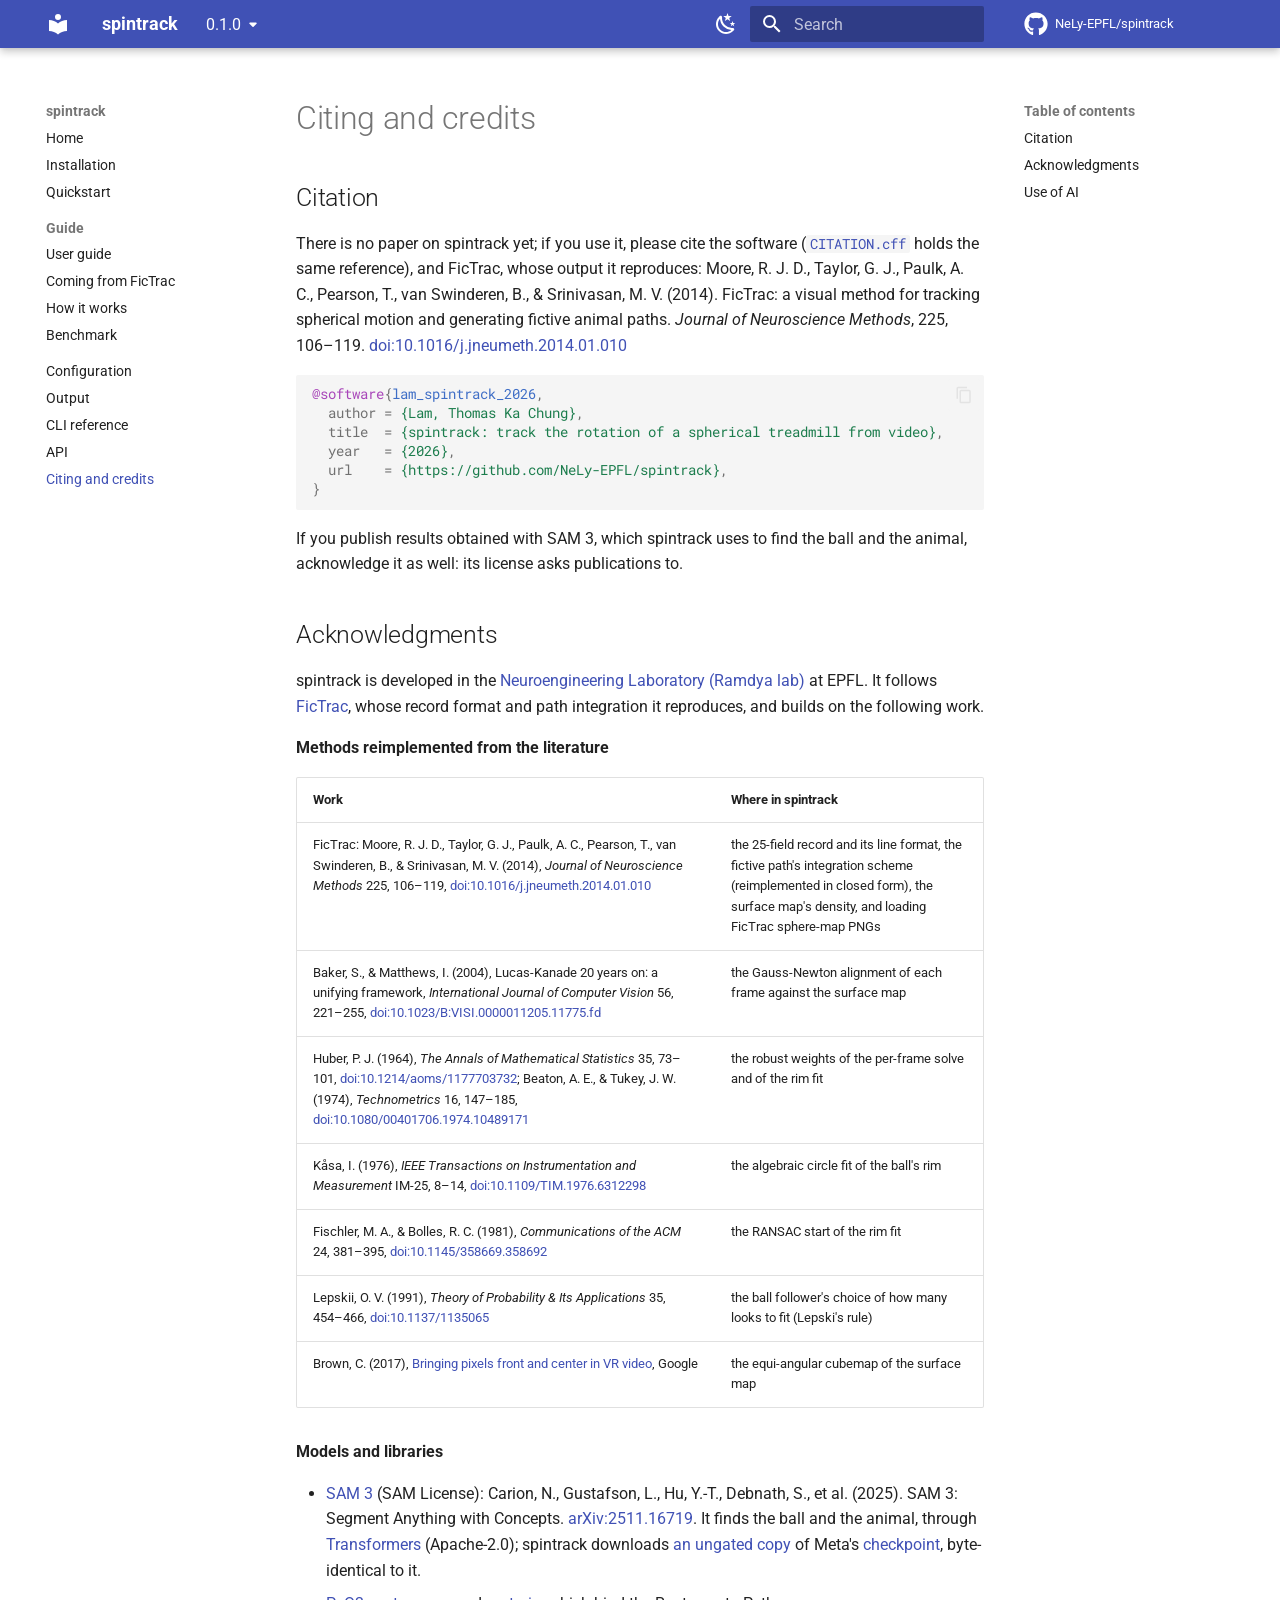
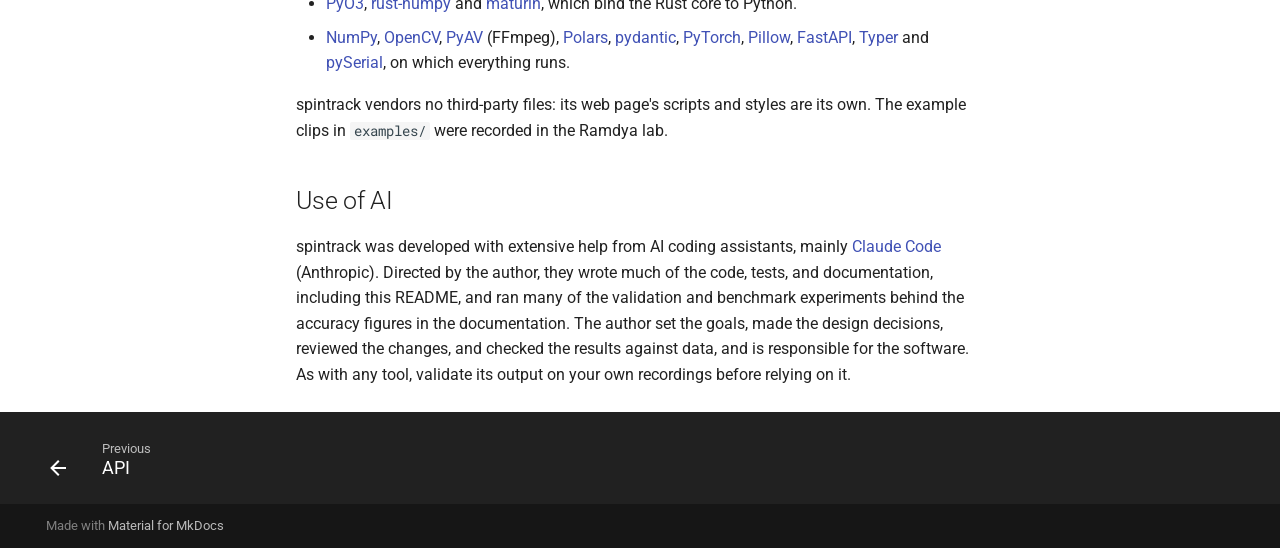
<file: 0.1.0/citing/index.html>
<!doctype html>
<html lang="en" class="no-js">
  <head>
    
      <meta charset="utf-8">
      <meta name="viewport" content="width=device-width,initial-scale=1">
      
        <meta name="description" content="Track the rotation of a spherical treadmill (trackball) from video">
      
      
      
        <link rel="canonical" href="https://nely-epfl.github.io/spintrack/0.1.0/citing/">
      
      
        <link rel="prev" href="../api/">
      
      
      
        
      
      
      <link rel="icon" href="../assets/images/favicon.png">
      <meta name="generator" content="mkdocs-1.6.1, mkdocs-material-9.7.7">
    
    
      
        <title>Citing and credits - spintrack</title>
      
    
    
      <link rel="stylesheet" href="../assets/stylesheets/main.ec1eaa64.min.css">
      
        
        <link rel="stylesheet" href="../assets/stylesheets/palette.ab4e12ef.min.css">
      
      


    
    
      
    
    
      
        
        
        <link rel="preconnect" href="https://fonts.gstatic.com" crossorigin>
        <link rel="stylesheet" href="https://fonts.googleapis.com/css?family=Roboto:300,300i,400,400i,700,700i%7CRoboto+Mono:400,400i,700,700i&display=fallback">
        <style>:root{--md-text-font:"Roboto";--md-code-font:"Roboto Mono"}</style>
      
    
    
      <link rel="stylesheet" href="../assets/_mkdocstrings.css">
    
    <script>__md_scope=new URL("..",location),__md_hash=e=>[...e].reduce(((e,_)=>(e<<5)-e+_.charCodeAt(0)),0),__md_get=(e,_=localStorage,t=__md_scope)=>JSON.parse(_.getItem(t.pathname+"."+e)),__md_set=(e,_,t=localStorage,a=__md_scope)=>{try{t.setItem(a.pathname+"."+e,JSON.stringify(_))}catch(e){}}</script>
    
      

    
    
  </head>
  
  
    
    
      
    
    
    
    
    <body dir="ltr" data-md-color-scheme="default" data-md-color-primary="indigo" data-md-color-accent="indigo">
  
    
    <input class="md-toggle" data-md-toggle="drawer" type="checkbox" id="__drawer" autocomplete="off">
    <input class="md-toggle" data-md-toggle="search" type="checkbox" id="__search" autocomplete="off">
    <label class="md-overlay" for="__drawer"></label>
    <div data-md-component="skip">
      
        
        <a href="#citing-and-credits" class="md-skip">
          Skip to content
        </a>
      
    </div>
    <div data-md-component="announce">
      
    </div>
    
      <div data-md-color-scheme="default" data-md-component="outdated" hidden>
        
      </div>
    
    
      

  

<header class="md-header md-header--shadow" data-md-component="header">
  <nav class="md-header__inner md-grid" aria-label="Header">
    <a href=".." title="spintrack" class="md-header__button md-logo" aria-label="spintrack" data-md-component="logo">
      
  
  <svg xmlns="http://www.w3.org/2000/svg" viewBox="0 0 24 24"><path d="M12 8a3 3 0 0 0 3-3 3 3 0 0 0-3-3 3 3 0 0 0-3 3 3 3 0 0 0 3 3m0 3.54C9.64 9.35 6.5 8 3 8v11c3.5 0 6.64 1.35 9 3.54 2.36-2.19 5.5-3.54 9-3.54V8c-3.5 0-6.64 1.35-9 3.54"/></svg>

    </a>
    <label class="md-header__button md-icon" for="__drawer">
      
      <svg xmlns="http://www.w3.org/2000/svg" viewBox="0 0 24 24"><path d="M3 6h18v2H3zm0 5h18v2H3zm0 5h18v2H3z"/></svg>
    </label>
    <div class="md-header__title" data-md-component="header-title">
      <div class="md-header__ellipsis">
        <div class="md-header__topic">
          <span class="md-ellipsis">
            spintrack
          </span>
        </div>
        <div class="md-header__topic" data-md-component="header-topic">
          <span class="md-ellipsis">
            
              Citing and credits
            
          </span>
        </div>
      </div>
    </div>
    
      
        <form class="md-header__option" data-md-component="palette">
  
    
    
    
    <input class="md-option" data-md-color-media="(prefers-color-scheme: light)" data-md-color-scheme="default" data-md-color-primary="indigo" data-md-color-accent="indigo"  aria-label="Switch to dark mode"  type="radio" name="__palette" id="__palette_0">
    
      <label class="md-header__button md-icon" title="Switch to dark mode" for="__palette_1" hidden>
        <svg xmlns="http://www.w3.org/2000/svg" viewBox="0 0 24 24"><path d="m17.75 4.09-2.53 1.94.91 3.06-2.63-1.81-2.63 1.81.91-3.06-2.53-1.94L12.44 4l1.06-3 1.06 3zm3.5 6.91-1.64 1.25.59 1.98-1.7-1.17-1.7 1.17.59-1.98L15.75 11l2.06-.05L18.5 9l.69 1.95zm-2.28 4.95c.83-.08 1.72 1.1 1.19 1.85-.32.45-.66.87-1.08 1.27C15.17 23 8.84 23 4.94 19.07c-3.91-3.9-3.91-10.24 0-14.14.4-.4.82-.76 1.27-1.08.75-.53 1.93.36 1.85 1.19-.27 2.86.69 5.83 2.89 8.02a9.96 9.96 0 0 0 8.02 2.89m-1.64 2.02a12.08 12.08 0 0 1-7.8-3.47c-2.17-2.19-3.33-5-3.49-7.82-2.81 3.14-2.7 7.96.31 10.98 3.02 3.01 7.84 3.12 10.98.31"/></svg>
      </label>
    
  
    
    
    
    <input class="md-option" data-md-color-media="(prefers-color-scheme: dark)" data-md-color-scheme="slate" data-md-color-primary="indigo" data-md-color-accent="indigo"  aria-label="Switch to light mode"  type="radio" name="__palette" id="__palette_1">
    
      <label class="md-header__button md-icon" title="Switch to light mode" for="__palette_0" hidden>
        <svg xmlns="http://www.w3.org/2000/svg" viewBox="0 0 24 24"><path d="M12 7a5 5 0 0 1 5 5 5 5 0 0 1-5 5 5 5 0 0 1-5-5 5 5 0 0 1 5-5m0 2a3 3 0 0 0-3 3 3 3 0 0 0 3 3 3 3 0 0 0 3-3 3 3 0 0 0-3-3m0-7 2.39 3.42C13.65 5.15 12.84 5 12 5s-1.65.15-2.39.42zM3.34 7l4.16-.35A7.2 7.2 0 0 0 5.94 8.5c-.44.74-.69 1.5-.83 2.29zm.02 10 1.76-3.77a7.131 7.131 0 0 0 2.38 4.14zM20.65 7l-1.77 3.79a7.02 7.02 0 0 0-2.38-4.15zm-.01 10-4.14.36c.59-.51 1.12-1.14 1.54-1.86.42-.73.69-1.5.83-2.29zM12 22l-2.41-3.44c.74.27 1.55.44 2.41.44.82 0 1.63-.17 2.37-.44z"/></svg>
      </label>
    
  
</form>
      
    
    
      <script>var palette=__md_get("__palette");if(palette&&palette.color){if("(prefers-color-scheme)"===palette.color.media){var media=matchMedia("(prefers-color-scheme: light)"),input=document.querySelector(media.matches?"[data-md-color-media='(prefers-color-scheme: light)']":"[data-md-color-media='(prefers-color-scheme: dark)']");palette.color.media=input.getAttribute("data-md-color-media"),palette.color.scheme=input.getAttribute("data-md-color-scheme"),palette.color.primary=input.getAttribute("data-md-color-primary"),palette.color.accent=input.getAttribute("data-md-color-accent")}for(var[key,value]of Object.entries(palette.color))document.body.setAttribute("data-md-color-"+key,value)}</script>
    
    
    
      
      
        <label class="md-header__button md-icon" for="__search">
          
          <svg xmlns="http://www.w3.org/2000/svg" viewBox="0 0 24 24"><path d="M9.5 3A6.5 6.5 0 0 1 16 9.5c0 1.61-.59 3.09-1.56 4.23l.27.27h.79l5 5-1.5 1.5-5-5v-.79l-.27-.27A6.52 6.52 0 0 1 9.5 16 6.5 6.5 0 0 1 3 9.5 6.5 6.5 0 0 1 9.5 3m0 2C7 5 5 7 5 9.5S7 14 9.5 14 14 12 14 9.5 12 5 9.5 5"/></svg>
        </label>
        <div class="md-search" data-md-component="search" role="dialog">
  <label class="md-search__overlay" for="__search"></label>
  <div class="md-search__inner" role="search">
    <form class="md-search__form" name="search">
      <input type="text" class="md-search__input" name="query" aria-label="Search" placeholder="Search" autocapitalize="off" autocorrect="off" autocomplete="off" spellcheck="false" data-md-component="search-query" required>
      <label class="md-search__icon md-icon" for="__search">
        
        <svg xmlns="http://www.w3.org/2000/svg" viewBox="0 0 24 24"><path d="M9.5 3A6.5 6.5 0 0 1 16 9.5c0 1.61-.59 3.09-1.56 4.23l.27.27h.79l5 5-1.5 1.5-5-5v-.79l-.27-.27A6.52 6.52 0 0 1 9.5 16 6.5 6.5 0 0 1 3 9.5 6.5 6.5 0 0 1 9.5 3m0 2C7 5 5 7 5 9.5S7 14 9.5 14 14 12 14 9.5 12 5 9.5 5"/></svg>
        
        <svg xmlns="http://www.w3.org/2000/svg" viewBox="0 0 24 24"><path d="M20 11v2H8l5.5 5.5-1.42 1.42L4.16 12l7.92-7.92L13.5 5.5 8 11z"/></svg>
      </label>
      <nav class="md-search__options" aria-label="Search">
        
        <button type="reset" class="md-search__icon md-icon" title="Clear" aria-label="Clear" tabindex="-1">
          
          <svg xmlns="http://www.w3.org/2000/svg" viewBox="0 0 24 24"><path d="M19 6.41 17.59 5 12 10.59 6.41 5 5 6.41 10.59 12 5 17.59 6.41 19 12 13.41 17.59 19 19 17.59 13.41 12z"/></svg>
        </button>
      </nav>
      
        <div class="md-search__suggest" data-md-component="search-suggest"></div>
      
    </form>
    <div class="md-search__output">
      <div class="md-search__scrollwrap" tabindex="0" data-md-scrollfix>
        <div class="md-search-result" data-md-component="search-result">
          <div class="md-search-result__meta">
            Initializing search
          </div>
          <ol class="md-search-result__list" role="presentation"></ol>
        </div>
      </div>
    </div>
  </div>
</div>
      
    
    
      <div class="md-header__source">
        <a href="https://github.com/NeLy-EPFL/spintrack" title="Go to repository" class="md-source" data-md-component="source">
  <div class="md-source__icon md-icon">
    
    <svg xmlns="http://www.w3.org/2000/svg" viewBox="0 0 512 512"><!--! Font Awesome Free 7.1.0 by @fontawesome - https://fontawesome.com License - https://fontawesome.com/license/free (Icons: CC BY 4.0, Fonts: SIL OFL 1.1, Code: MIT License) Copyright 2025 Fonticons, Inc.--><path d="M173.9 397.4c0 2-2.3 3.6-5.2 3.6-3.3.3-5.6-1.3-5.6-3.6 0-2 2.3-3.6 5.2-3.6 3-.3 5.6 1.3 5.6 3.6m-31.1-4.5c-.7 2 1.3 4.3 4.3 4.9 2.6 1 5.6 0 6.2-2s-1.3-4.3-4.3-5.2c-2.6-.7-5.5.3-6.2 2.3m44.2-1.7c-2.9.7-4.9 2.6-4.6 4.9.3 2 2.9 3.3 5.9 2.6 2.9-.7 4.9-2.6 4.6-4.6-.3-1.9-3-3.2-5.9-2.9M252.8 8C114.1 8 8 113.3 8 252c0 110.9 69.8 205.8 169.5 239.2 12.8 2.3 17.3-5.6 17.3-12.1 0-6.2-.3-40.4-.3-61.4 0 0-70 15-84.7-29.8 0 0-11.4-29.1-27.8-36.6 0 0-22.9-15.7 1.6-15.4 0 0 24.9 2 38.6 25.8 21.9 38.6 58.6 27.5 72.9 20.9 2.3-16 8.8-27.1 16-33.7-55.9-6.2-112.3-14.3-112.3-110.5 0-27.5 7.6-41.3 23.6-58.9-2.6-6.5-11.1-33.3 2.6-67.9 20.9-6.5 69 27 69 27 20-5.6 41.5-8.5 62.8-8.5s42.8 2.9 62.8 8.5c0 0 48.1-33.6 69-27 13.7 34.7 5.2 61.4 2.6 67.9 16 17.7 25.8 31.5 25.8 58.9 0 96.5-58.9 104.2-114.8 110.5 9.2 7.9 17 22.9 17 46.4 0 33.7-.3 75.4-.3 83.6 0 6.5 4.6 14.4 17.3 12.1C436.2 457.8 504 362.9 504 252 504 113.3 391.5 8 252.8 8M105.2 352.9c-1.3 1-1 3.3.7 5.2 1.6 1.6 3.9 2.3 5.2 1 1.3-1 1-3.3-.7-5.2-1.6-1.6-3.9-2.3-5.2-1m-10.8-8.1c-.7 1.3.3 2.9 2.3 3.9 1.6 1 3.6.7 4.3-.7.7-1.3-.3-2.9-2.3-3.9-2-.6-3.6-.3-4.3.7m32.4 35.6c-1.6 1.3-1 4.3 1.3 6.2 2.3 2.3 5.2 2.6 6.5 1 1.3-1.3.7-4.3-1.3-6.2-2.2-2.3-5.2-2.6-6.5-1m-11.4-14.7c-1.6 1-1.6 3.6 0 5.9s4.3 3.3 5.6 2.3c1.6-1.3 1.6-3.9 0-6.2-1.4-2.3-4-3.3-5.6-2"/></svg>
  </div>
  <div class="md-source__repository">
    NeLy-EPFL/spintrack
  </div>
</a>
      </div>
    
  </nav>
  
</header>
    
    <div class="md-container" data-md-component="container">
      
      
        
          
        
      
      <main class="md-main" data-md-component="main">
        <div class="md-main__inner md-grid">
          
            
              
              <div class="md-sidebar md-sidebar--primary" data-md-component="sidebar" data-md-type="navigation" >
                <div class="md-sidebar__scrollwrap">
                  <div class="md-sidebar__inner">
                    



<nav class="md-nav md-nav--primary" aria-label="Navigation" data-md-level="0">
  <label class="md-nav__title" for="__drawer">
    <a href=".." title="spintrack" class="md-nav__button md-logo" aria-label="spintrack" data-md-component="logo">
      
  
  <svg xmlns="http://www.w3.org/2000/svg" viewBox="0 0 24 24"><path d="M12 8a3 3 0 0 0 3-3 3 3 0 0 0-3-3 3 3 0 0 0-3 3 3 3 0 0 0 3 3m0 3.54C9.64 9.35 6.5 8 3 8v11c3.5 0 6.64 1.35 9 3.54 2.36-2.19 5.5-3.54 9-3.54V8c-3.5 0-6.64 1.35-9 3.54"/></svg>

    </a>
    spintrack
  </label>
  
    <div class="md-nav__source">
      <a href="https://github.com/NeLy-EPFL/spintrack" title="Go to repository" class="md-source" data-md-component="source">
  <div class="md-source__icon md-icon">
    
    <svg xmlns="http://www.w3.org/2000/svg" viewBox="0 0 512 512"><!--! Font Awesome Free 7.1.0 by @fontawesome - https://fontawesome.com License - https://fontawesome.com/license/free (Icons: CC BY 4.0, Fonts: SIL OFL 1.1, Code: MIT License) Copyright 2025 Fonticons, Inc.--><path d="M173.9 397.4c0 2-2.3 3.6-5.2 3.6-3.3.3-5.6-1.3-5.6-3.6 0-2 2.3-3.6 5.2-3.6 3-.3 5.6 1.3 5.6 3.6m-31.1-4.5c-.7 2 1.3 4.3 4.3 4.9 2.6 1 5.6 0 6.2-2s-1.3-4.3-4.3-5.2c-2.6-.7-5.5.3-6.2 2.3m44.2-1.7c-2.9.7-4.9 2.6-4.6 4.9.3 2 2.9 3.3 5.9 2.6 2.9-.7 4.9-2.6 4.6-4.6-.3-1.9-3-3.2-5.9-2.9M252.8 8C114.1 8 8 113.3 8 252c0 110.9 69.8 205.8 169.5 239.2 12.8 2.3 17.3-5.6 17.3-12.1 0-6.2-.3-40.4-.3-61.4 0 0-70 15-84.7-29.8 0 0-11.4-29.1-27.8-36.6 0 0-22.9-15.7 1.6-15.4 0 0 24.9 2 38.6 25.8 21.9 38.6 58.6 27.5 72.9 20.9 2.3-16 8.8-27.1 16-33.7-55.9-6.2-112.3-14.3-112.3-110.5 0-27.5 7.6-41.3 23.6-58.9-2.6-6.5-11.1-33.3 2.6-67.9 20.9-6.5 69 27 69 27 20-5.6 41.5-8.5 62.8-8.5s42.8 2.9 62.8 8.5c0 0 48.1-33.6 69-27 13.7 34.7 5.2 61.4 2.6 67.9 16 17.7 25.8 31.5 25.8 58.9 0 96.5-58.9 104.2-114.8 110.5 9.2 7.9 17 22.9 17 46.4 0 33.7-.3 75.4-.3 83.6 0 6.5 4.6 14.4 17.3 12.1C436.2 457.8 504 362.9 504 252 504 113.3 391.5 8 252.8 8M105.2 352.9c-1.3 1-1 3.3.7 5.2 1.6 1.6 3.9 2.3 5.2 1 1.3-1 1-3.3-.7-5.2-1.6-1.6-3.9-2.3-5.2-1m-10.8-8.1c-.7 1.3.3 2.9 2.3 3.9 1.6 1 3.6.7 4.3-.7.7-1.3-.3-2.9-2.3-3.9-2-.6-3.6-.3-4.3.7m32.4 35.6c-1.6 1.3-1 4.3 1.3 6.2 2.3 2.3 5.2 2.6 6.5 1 1.3-1.3.7-4.3-1.3-6.2-2.2-2.3-5.2-2.6-6.5-1m-11.4-14.7c-1.6 1-1.6 3.6 0 5.9s4.3 3.3 5.6 2.3c1.6-1.3 1.6-3.9 0-6.2-1.4-2.3-4-3.3-5.6-2"/></svg>
  </div>
  <div class="md-source__repository">
    NeLy-EPFL/spintrack
  </div>
</a>
    </div>
  
  <ul class="md-nav__list" data-md-scrollfix>
    
      
      
  
  
  
  
    <li class="md-nav__item">
      <a href=".." class="md-nav__link">
        
  
  
  <span class="md-ellipsis">
    
  
    Home
  

    
  </span>
  
  

      </a>
    </li>
  

    
      
      
  
  
  
  
    <li class="md-nav__item">
      <a href="../installation/" class="md-nav__link">
        
  
  
  <span class="md-ellipsis">
    
  
    Installation
  

    
  </span>
  
  

      </a>
    </li>
  

    
      
      
  
  
  
  
    <li class="md-nav__item">
      <a href="../quickstart/" class="md-nav__link">
        
  
  
  <span class="md-ellipsis">
    
  
    Quickstart
  

    
  </span>
  
  

      </a>
    </li>
  

    
      
      
  
  
  
  
    
    
    
    
      
        
        
      
    
    
    <li class="md-nav__item md-nav__item--section md-nav__item--nested">
      
        
        
        <input class="md-nav__toggle md-toggle " type="checkbox" id="__nav_4" >
        
          
          <label class="md-nav__link" for="__nav_4" id="__nav_4_label" tabindex="">
            
  
  
  <span class="md-ellipsis">
    
  
    Guide
  

    
  </span>
  
  

            <span class="md-nav__icon md-icon"></span>
          </label>
        
        <nav class="md-nav" data-md-level="1" aria-labelledby="__nav_4_label" aria-expanded="false">
          <label class="md-nav__title" for="__nav_4">
            <span class="md-nav__icon md-icon"></span>
            
  
    Guide
  

          </label>
          <ul class="md-nav__list" data-md-scrollfix>
            
              
                
  
  
  
  
    <li class="md-nav__item">
      <a href="../guide/" class="md-nav__link">
        
  
  
  <span class="md-ellipsis">
    
  
    User guide
  

    
  </span>
  
  

      </a>
    </li>
  

              
            
              
                
  
  
  
  
    <li class="md-nav__item">
      <a href="../fictrac/" class="md-nav__link">
        
  
  
  <span class="md-ellipsis">
    
  
    Coming from FicTrac
  

    
  </span>
  
  

      </a>
    </li>
  

              
            
              
                
  
  
  
  
    <li class="md-nav__item">
      <a href="../algorithm/" class="md-nav__link">
        
  
  
  <span class="md-ellipsis">
    
  
    How it works
  

    
  </span>
  
  

      </a>
    </li>
  

              
            
              
                
  
  
  
  
    <li class="md-nav__item">
      <a href="../benchmark/" class="md-nav__link">
        
  
  
  <span class="md-ellipsis">
    
  
    Benchmark
  

    
  </span>
  
  

      </a>
    </li>
  

              
            
          </ul>
        </nav>
      
    </li>
  

    
      
      
  
  
  
  
    <li class="md-nav__item">
      <a href="../configuration/" class="md-nav__link">
        
  
  
  <span class="md-ellipsis">
    
  
    Configuration
  

    
  </span>
  
  

      </a>
    </li>
  

    
      
      
  
  
  
  
    <li class="md-nav__item">
      <a href="../output/" class="md-nav__link">
        
  
  
  <span class="md-ellipsis">
    
  
    Output
  

    
  </span>
  
  

      </a>
    </li>
  

    
      
      
  
  
  
  
    <li class="md-nav__item">
      <a href="../cli/" class="md-nav__link">
        
  
  
  <span class="md-ellipsis">
    
  
    CLI reference
  

    
  </span>
  
  

      </a>
    </li>
  

    
      
      
  
  
  
  
    <li class="md-nav__item">
      <a href="../api/" class="md-nav__link">
        
  
  
  <span class="md-ellipsis">
    
  
    API
  

    
  </span>
  
  

      </a>
    </li>
  

    
      
      
  
  
    
  
  
  
    <li class="md-nav__item md-nav__item--active">
      
      <input class="md-nav__toggle md-toggle" type="checkbox" id="__toc">
      
      
        
      
      
        <label class="md-nav__link md-nav__link--active" for="__toc">
          
  
  
  <span class="md-ellipsis">
    
  
    Citing and credits
  

    
  </span>
  
  

          <span class="md-nav__icon md-icon"></span>
        </label>
      
      <a href="./" class="md-nav__link md-nav__link--active">
        
  
  
  <span class="md-ellipsis">
    
  
    Citing and credits
  

    
  </span>
  
  

      </a>
      
        

<nav class="md-nav md-nav--secondary" aria-label="Table of contents">
  
  
  
    
  
  
    <label class="md-nav__title" for="__toc">
      <span class="md-nav__icon md-icon"></span>
      Table of contents
    </label>
    <ul class="md-nav__list" data-md-component="toc" data-md-scrollfix>
      
        <li class="md-nav__item">
  <a href="#citation" class="md-nav__link">
    <span class="md-ellipsis">
      
        Citation
      
    </span>
  </a>
  
</li>
      
        <li class="md-nav__item">
  <a href="#acknowledgments" class="md-nav__link">
    <span class="md-ellipsis">
      
        Acknowledgments
      
    </span>
  </a>
  
</li>
      
        <li class="md-nav__item">
  <a href="#use-of-ai" class="md-nav__link">
    <span class="md-ellipsis">
      
        Use of AI
      
    </span>
  </a>
  
</li>
      
    </ul>
  
</nav>
      
    </li>
  

    
  </ul>
</nav>
                  </div>
                </div>
              </div>
            
            
              
              <div class="md-sidebar md-sidebar--secondary" data-md-component="sidebar" data-md-type="toc" >
                <div class="md-sidebar__scrollwrap">
                  <div class="md-sidebar__inner">
                    

<nav class="md-nav md-nav--secondary" aria-label="Table of contents">
  
  
  
    
  
  
    <label class="md-nav__title" for="__toc">
      <span class="md-nav__icon md-icon"></span>
      Table of contents
    </label>
    <ul class="md-nav__list" data-md-component="toc" data-md-scrollfix>
      
        <li class="md-nav__item">
  <a href="#citation" class="md-nav__link">
    <span class="md-ellipsis">
      
        Citation
      
    </span>
  </a>
  
</li>
      
        <li class="md-nav__item">
  <a href="#acknowledgments" class="md-nav__link">
    <span class="md-ellipsis">
      
        Acknowledgments
      
    </span>
  </a>
  
</li>
      
        <li class="md-nav__item">
  <a href="#use-of-ai" class="md-nav__link">
    <span class="md-ellipsis">
      
        Use of AI
      
    </span>
  </a>
  
</li>
      
    </ul>
  
</nav>
                  </div>
                </div>
              </div>
            
          
          
            <div class="md-content" data-md-component="content">
              
              <article class="md-content__inner md-typeset">
                
                  


  
  


<h1 id="citing-and-credits">Citing and credits<a class="headerlink" href="#citing-and-credits" title="Permanent link">&para;</a></h1>
<h2 id="citation">Citation<a class="headerlink" href="#citation" title="Permanent link">&para;</a></h2>
<p>There is no paper on spintrack yet; if you use it, please cite the software (<a href="https://github.com/NeLy-EPFL/spintrack/blob/main/CITATION.cff"><code>CITATION.cff</code></a> holds the same reference), and FicTrac, whose output it reproduces: Moore, R. J. D., Taylor, G. J., Paulk, A. C., Pearson, T., van Swinderen, B., &amp; Srinivasan, M. V. (2014). FicTrac: a visual method for tracking spherical motion and generating fictive animal paths. <em>Journal of Neuroscience Methods</em>, 225, 106–119. <a href="https://doi.org/10.1016/j.jneumeth.2014.01.010">doi:10.1016/j.jneumeth.2014.01.010</a></p>
<div class="highlight"><pre><span></span><code><a id="__codelineno-0-1" name="__codelineno-0-1" href="#__codelineno-0-1"></a><span class="nc">@software</span><span class="p">{</span><span class="nl">lam_spintrack_2026</span><span class="p">,</span>
<a id="__codelineno-0-2" name="__codelineno-0-2" href="#__codelineno-0-2"></a><span class="w">  </span><span class="na">author</span><span class="w"> </span><span class="p">=</span><span class="w"> </span><span class="s">{Lam, Thomas Ka Chung}</span><span class="p">,</span>
<a id="__codelineno-0-3" name="__codelineno-0-3" href="#__codelineno-0-3"></a><span class="w">  </span><span class="na">title</span><span class="w">  </span><span class="p">=</span><span class="w"> </span><span class="s">{spintrack: track the rotation of a spherical treadmill from video}</span><span class="p">,</span>
<a id="__codelineno-0-4" name="__codelineno-0-4" href="#__codelineno-0-4"></a><span class="w">  </span><span class="na">year</span><span class="w">   </span><span class="p">=</span><span class="w"> </span><span class="s">{2026}</span><span class="p">,</span>
<a id="__codelineno-0-5" name="__codelineno-0-5" href="#__codelineno-0-5"></a><span class="w">  </span><span class="na">url</span><span class="w">    </span><span class="p">=</span><span class="w"> </span><span class="s">{https://github.com/NeLy-EPFL/spintrack}</span><span class="p">,</span>
<a id="__codelineno-0-6" name="__codelineno-0-6" href="#__codelineno-0-6"></a><span class="p">}</span>
</code></pre></div>
<p>If you publish results obtained with SAM 3, which spintrack uses to find the ball and the animal, acknowledge it as well: its license asks publications to.</p>
<h2 id="acknowledgments">Acknowledgments<a class="headerlink" href="#acknowledgments" title="Permanent link">&para;</a></h2>
<p>spintrack is developed in the <a href="https://www.epfl.ch/labs/ramdya-lab/">Neuroengineering Laboratory (Ramdya lab)</a> at EPFL. It follows <a href="https://github.com/rjdmoore/fictrac">FicTrac</a>, whose record format and path integration it reproduces, and builds on the following work.</p>
<p><strong>Methods reimplemented from the literature</strong></p>
<table>
<thead>
<tr>
<th>Work</th>
<th>Where in spintrack</th>
</tr>
</thead>
<tbody>
<tr>
<td>FicTrac: Moore, R. J. D., Taylor, G. J., Paulk, A. C., Pearson, T., van Swinderen, B., &amp; Srinivasan, M. V. (2014), <em>Journal of Neuroscience Methods</em> 225, 106–119, <a href="https://doi.org/10.1016/j.jneumeth.2014.01.010">doi:10.1016/j.jneumeth.2014.01.010</a></td>
<td>the 25-field record and its line format, the fictive path's integration scheme (reimplemented in closed form), the surface map's density, and loading FicTrac sphere-map PNGs</td>
</tr>
<tr>
<td>Baker, S., &amp; Matthews, I. (2004), Lucas-Kanade 20 years on: a unifying framework, <em>International Journal of Computer Vision</em> 56, 221–255, <a href="https://doi.org/10.1023/B:VISI.0000011205.11775.fd">doi:10.1023/B:VISI.0000011205.11775.fd</a></td>
<td>the Gauss-Newton alignment of each frame against the surface map</td>
</tr>
<tr>
<td>Huber, P. J. (1964), <em>The Annals of Mathematical Statistics</em> 35, 73–101, <a href="https://doi.org/10.1214/aoms/1177703732">doi:10.1214/aoms/1177703732</a>; Beaton, A. E., &amp; Tukey, J. W. (1974), <em>Technometrics</em> 16, 147–185, <a href="https://doi.org/10.1080/00401706.1974.10489171">doi:10.1080/00401706.1974.10489171</a></td>
<td>the robust weights of the per-frame solve and of the rim fit</td>
</tr>
<tr>
<td>Kåsa, I. (1976), <em>IEEE Transactions on Instrumentation and Measurement</em> IM-25, 8–14, <a href="https://doi.org/10.1109/TIM.1976.6312298">doi:10.1109/TIM.1976.6312298</a></td>
<td>the algebraic circle fit of the ball's rim</td>
</tr>
<tr>
<td>Fischler, M. A., &amp; Bolles, R. C. (1981), <em>Communications of the ACM</em> 24, 381–395, <a href="https://doi.org/10.1145/358669.358692">doi:10.1145/358669.358692</a></td>
<td>the RANSAC start of the rim fit</td>
</tr>
<tr>
<td>Lepskii, O. V. (1991), <em>Theory of Probability &amp; Its Applications</em> 35, 454–466, <a href="https://doi.org/10.1137/1135065">doi:10.1137/1135065</a></td>
<td>the ball follower's choice of how many looks to fit (Lepski's rule)</td>
</tr>
<tr>
<td>Brown, C. (2017), <a href="https://blog.google/products/google-ar-vr/bringing-pixels-front-and-center-vr-video/">Bringing pixels front and center in VR video</a>, Google</td>
<td>the equi-angular cubemap of the surface map</td>
</tr>
</tbody>
</table>
<p><strong>Models and libraries</strong></p>
<ul>
<li><a href="https://github.com/facebookresearch/sam3">SAM 3</a> (SAM License): Carion, N., Gustafson, L., Hu, Y.-T., Debnath, S., et al. (2025). SAM 3: Segment Anything with Concepts. <a href="https://arxiv.org/abs/2511.16719">arXiv:2511.16719</a>. It finds the ball and the animal, through <a href="https://github.com/huggingface/transformers">Transformers</a> (Apache-2.0); spintrack downloads <a href="https://huggingface.co/tkclam/sam3">an ungated copy</a> of Meta's <a href="https://huggingface.co/facebook/sam3">checkpoint</a>, byte-identical to it.</li>
<li><a href="https://pyo3.rs">PyO3</a>, <a href="https://github.com/PyO3/rust-numpy">rust-numpy</a> and <a href="https://www.maturin.rs">maturin</a>, which bind the Rust core to Python.</li>
<li><a href="https://numpy.org">NumPy</a>, <a href="https://opencv.org">OpenCV</a>, <a href="https://github.com/PyAV-Org/PyAV">PyAV</a> (FFmpeg), <a href="https://pola.rs">Polars</a>, <a href="https://docs.pydantic.dev">pydantic</a>, <a href="https://pytorch.org">PyTorch</a>, <a href="https://python-pillow.github.io">Pillow</a>, <a href="https://fastapi.tiangolo.com">FastAPI</a>, <a href="https://typer.tiangolo.com">Typer</a> and <a href="https://github.com/pyserial/pyserial">pySerial</a>, on which everything runs.</li>
</ul>
<p>spintrack vendors no third-party files: its web page's scripts and styles are its own. The example clips in <code>examples/</code> were recorded in the Ramdya lab.</p>
<h2 id="use-of-ai">Use of AI<a class="headerlink" href="#use-of-ai" title="Permanent link">&para;</a></h2>
<p>spintrack was developed with extensive help from AI coding assistants, mainly <a href="https://claude.com/claude-code">Claude Code</a> (Anthropic). Directed by the author, they wrote much of the code, tests, and documentation, including this README, and ran many of the validation and benchmark experiments behind the accuracy figures in the documentation. The author set the goals, made the design decisions, reviewed the changes, and checked the results against data, and is responsible for the software. As with any tool, validate its output on your own recordings before relying on it.</p>












                
              </article>
            </div>
          
          
<script>var target=document.getElementById(location.hash.slice(1));target&&target.name&&(target.checked=target.name.startsWith("__tabbed_"))</script>
        </div>
        
          <button type="button" class="md-top md-icon" data-md-component="top" hidden>
  
  <svg xmlns="http://www.w3.org/2000/svg" viewBox="0 0 24 24"><path d="M13 20h-2V8l-5.5 5.5-1.42-1.42L12 4.16l7.92 7.92-1.42 1.42L13 8z"/></svg>
  Back to top
</button>
        
      </main>
      
        <footer class="md-footer">
  
    
      
      <nav class="md-footer__inner md-grid" aria-label="Footer" >
        
          
          <a href="../api/" class="md-footer__link md-footer__link--prev" aria-label="Previous: API">
            <div class="md-footer__button md-icon">
              
              <svg xmlns="http://www.w3.org/2000/svg" viewBox="0 0 24 24"><path d="M20 11v2H8l5.5 5.5-1.42 1.42L4.16 12l7.92-7.92L13.5 5.5 8 11z"/></svg>
            </div>
            <div class="md-footer__title">
              <span class="md-footer__direction">
                Previous
              </span>
              <div class="md-ellipsis">
                API
              </div>
            </div>
          </a>
        
        
      </nav>
    
  
  <div class="md-footer-meta md-typeset">
    <div class="md-footer-meta__inner md-grid">
      <div class="md-copyright">
  
  
    Made with
    <a href="https://squidfunk.github.io/mkdocs-material/" target="_blank" rel="noopener">
      Material for MkDocs
    </a>
  
</div>
      
    </div>
  </div>
</footer>
      
    </div>
    <div class="md-dialog" data-md-component="dialog">
      <div class="md-dialog__inner md-typeset"></div>
    </div>
    
    
    
      
      
      <script id="__config" type="application/json">{"annotate": null, "base": "..", "features": ["navigation.instant", "navigation.tracking", "navigation.sections", "navigation.top", "navigation.footer", "toc.follow", "search.suggest", "search.highlight", "content.code.copy", "content.code.annotate"], "search": "../assets/javascripts/workers/search.2c215733.min.js", "tags": null, "translations": {"clipboard.copied": "Copied to clipboard", "clipboard.copy": "Copy to clipboard", "search.result.more.one": "1 more on this page", "search.result.more.other": "# more on this page", "search.result.none": "No matching documents", "search.result.one": "1 matching document", "search.result.other": "# matching documents", "search.result.placeholder": "Type to start searching", "search.result.term.missing": "Missing", "select.version": "Select version"}, "version": {"default": "stable", "provider": "mike"}}</script>
    
    
      <script src="../assets/javascripts/bundle.d7400e89.min.js"></script>
      
    
  </body>
</html>
</file>
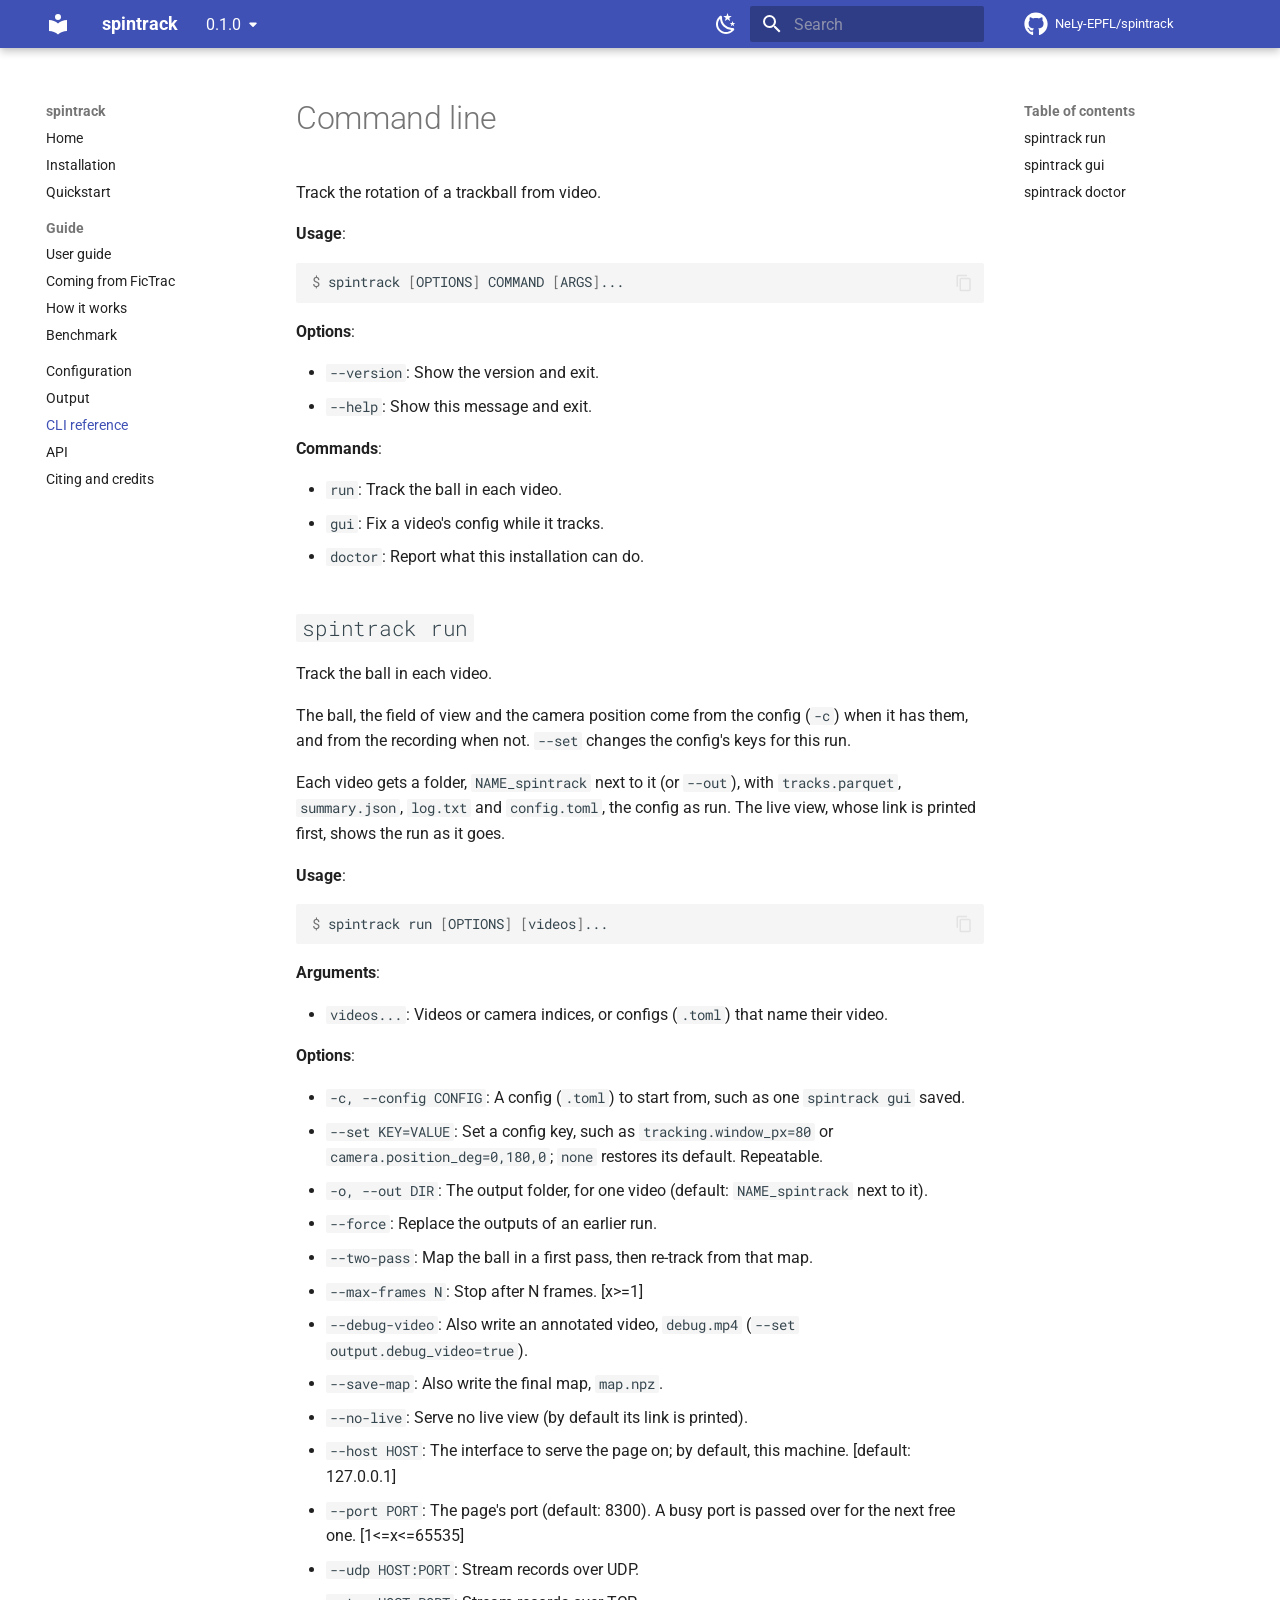
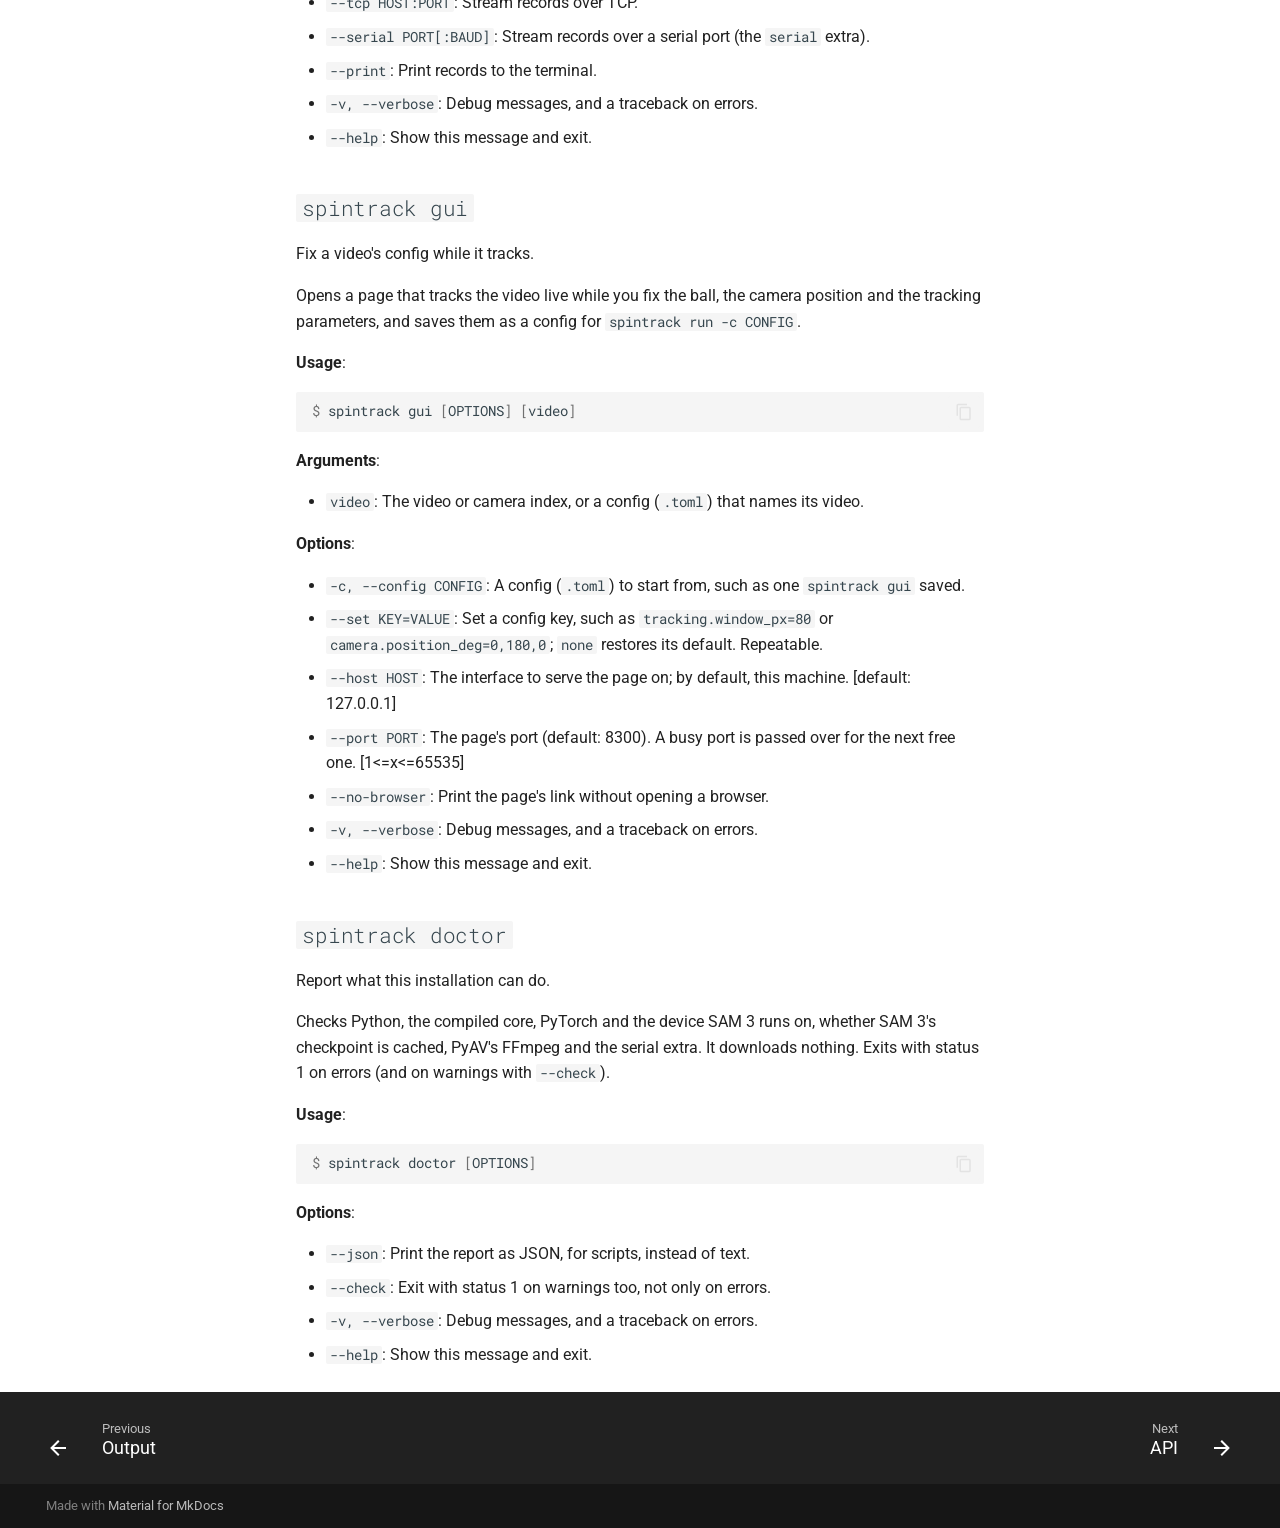
<file: 0.1.0/cli/index.html>
<!doctype html>
<html lang="en" class="no-js">
  <head>
    
      <meta charset="utf-8">
      <meta name="viewport" content="width=device-width,initial-scale=1">
      
        <meta name="description" content="Track the rotation of a spherical treadmill (trackball) from video">
      
      
      
        <link rel="canonical" href="https://nely-epfl.github.io/spintrack/0.1.0/cli/">
      
      
        <link rel="prev" href="../output/">
      
      
        <link rel="next" href="../api/">
      
      
        
      
      
      <link rel="icon" href="../assets/images/favicon.png">
      <meta name="generator" content="mkdocs-1.6.1, mkdocs-material-9.7.7">
    
    
      
        <title>CLI reference - spintrack</title>
      
    
    
      <link rel="stylesheet" href="../assets/stylesheets/main.ec1eaa64.min.css">
      
        
        <link rel="stylesheet" href="../assets/stylesheets/palette.ab4e12ef.min.css">
      
      


    
    
      
    
    
      
        
        
        <link rel="preconnect" href="https://fonts.gstatic.com" crossorigin>
        <link rel="stylesheet" href="https://fonts.googleapis.com/css?family=Roboto:300,300i,400,400i,700,700i%7CRoboto+Mono:400,400i,700,700i&display=fallback">
        <style>:root{--md-text-font:"Roboto";--md-code-font:"Roboto Mono"}</style>
      
    
    
      <link rel="stylesheet" href="../assets/_mkdocstrings.css">
    
    <script>__md_scope=new URL("..",location),__md_hash=e=>[...e].reduce(((e,_)=>(e<<5)-e+_.charCodeAt(0)),0),__md_get=(e,_=localStorage,t=__md_scope)=>JSON.parse(_.getItem(t.pathname+"."+e)),__md_set=(e,_,t=localStorage,a=__md_scope)=>{try{t.setItem(a.pathname+"."+e,JSON.stringify(_))}catch(e){}}</script>
    
      

    
    
  </head>
  
  
    
    
      
    
    
    
    
    <body dir="ltr" data-md-color-scheme="default" data-md-color-primary="indigo" data-md-color-accent="indigo">
  
    
    <input class="md-toggle" data-md-toggle="drawer" type="checkbox" id="__drawer" autocomplete="off">
    <input class="md-toggle" data-md-toggle="search" type="checkbox" id="__search" autocomplete="off">
    <label class="md-overlay" for="__drawer"></label>
    <div data-md-component="skip">
      
        
        <a href="#command-line" class="md-skip">
          Skip to content
        </a>
      
    </div>
    <div data-md-component="announce">
      
    </div>
    
      <div data-md-color-scheme="default" data-md-component="outdated" hidden>
        
      </div>
    
    
      

  

<header class="md-header md-header--shadow" data-md-component="header">
  <nav class="md-header__inner md-grid" aria-label="Header">
    <a href=".." title="spintrack" class="md-header__button md-logo" aria-label="spintrack" data-md-component="logo">
      
  
  <svg xmlns="http://www.w3.org/2000/svg" viewBox="0 0 24 24"><path d="M12 8a3 3 0 0 0 3-3 3 3 0 0 0-3-3 3 3 0 0 0-3 3 3 3 0 0 0 3 3m0 3.54C9.64 9.35 6.5 8 3 8v11c3.5 0 6.64 1.35 9 3.54 2.36-2.19 5.5-3.54 9-3.54V8c-3.5 0-6.64 1.35-9 3.54"/></svg>

    </a>
    <label class="md-header__button md-icon" for="__drawer">
      
      <svg xmlns="http://www.w3.org/2000/svg" viewBox="0 0 24 24"><path d="M3 6h18v2H3zm0 5h18v2H3zm0 5h18v2H3z"/></svg>
    </label>
    <div class="md-header__title" data-md-component="header-title">
      <div class="md-header__ellipsis">
        <div class="md-header__topic">
          <span class="md-ellipsis">
            spintrack
          </span>
        </div>
        <div class="md-header__topic" data-md-component="header-topic">
          <span class="md-ellipsis">
            
              CLI reference
            
          </span>
        </div>
      </div>
    </div>
    
      
        <form class="md-header__option" data-md-component="palette">
  
    
    
    
    <input class="md-option" data-md-color-media="(prefers-color-scheme: light)" data-md-color-scheme="default" data-md-color-primary="indigo" data-md-color-accent="indigo"  aria-label="Switch to dark mode"  type="radio" name="__palette" id="__palette_0">
    
      <label class="md-header__button md-icon" title="Switch to dark mode" for="__palette_1" hidden>
        <svg xmlns="http://www.w3.org/2000/svg" viewBox="0 0 24 24"><path d="m17.75 4.09-2.53 1.94.91 3.06-2.63-1.81-2.63 1.81.91-3.06-2.53-1.94L12.44 4l1.06-3 1.06 3zm3.5 6.91-1.64 1.25.59 1.98-1.7-1.17-1.7 1.17.59-1.98L15.75 11l2.06-.05L18.5 9l.69 1.95zm-2.28 4.95c.83-.08 1.72 1.1 1.19 1.85-.32.45-.66.87-1.08 1.27C15.17 23 8.84 23 4.94 19.07c-3.91-3.9-3.91-10.24 0-14.14.4-.4.82-.76 1.27-1.08.75-.53 1.93.36 1.85 1.19-.27 2.86.69 5.83 2.89 8.02a9.96 9.96 0 0 0 8.02 2.89m-1.64 2.02a12.08 12.08 0 0 1-7.8-3.47c-2.17-2.19-3.33-5-3.49-7.82-2.81 3.14-2.7 7.96.31 10.98 3.02 3.01 7.84 3.12 10.98.31"/></svg>
      </label>
    
  
    
    
    
    <input class="md-option" data-md-color-media="(prefers-color-scheme: dark)" data-md-color-scheme="slate" data-md-color-primary="indigo" data-md-color-accent="indigo"  aria-label="Switch to light mode"  type="radio" name="__palette" id="__palette_1">
    
      <label class="md-header__button md-icon" title="Switch to light mode" for="__palette_0" hidden>
        <svg xmlns="http://www.w3.org/2000/svg" viewBox="0 0 24 24"><path d="M12 7a5 5 0 0 1 5 5 5 5 0 0 1-5 5 5 5 0 0 1-5-5 5 5 0 0 1 5-5m0 2a3 3 0 0 0-3 3 3 3 0 0 0 3 3 3 3 0 0 0 3-3 3 3 0 0 0-3-3m0-7 2.39 3.42C13.65 5.15 12.84 5 12 5s-1.65.15-2.39.42zM3.34 7l4.16-.35A7.2 7.2 0 0 0 5.94 8.5c-.44.74-.69 1.5-.83 2.29zm.02 10 1.76-3.77a7.131 7.131 0 0 0 2.38 4.14zM20.65 7l-1.77 3.79a7.02 7.02 0 0 0-2.38-4.15zm-.01 10-4.14.36c.59-.51 1.12-1.14 1.54-1.86.42-.73.69-1.5.83-2.29zM12 22l-2.41-3.44c.74.27 1.55.44 2.41.44.82 0 1.63-.17 2.37-.44z"/></svg>
      </label>
    
  
</form>
      
    
    
      <script>var palette=__md_get("__palette");if(palette&&palette.color){if("(prefers-color-scheme)"===palette.color.media){var media=matchMedia("(prefers-color-scheme: light)"),input=document.querySelector(media.matches?"[data-md-color-media='(prefers-color-scheme: light)']":"[data-md-color-media='(prefers-color-scheme: dark)']");palette.color.media=input.getAttribute("data-md-color-media"),palette.color.scheme=input.getAttribute("data-md-color-scheme"),palette.color.primary=input.getAttribute("data-md-color-primary"),palette.color.accent=input.getAttribute("data-md-color-accent")}for(var[key,value]of Object.entries(palette.color))document.body.setAttribute("data-md-color-"+key,value)}</script>
    
    
    
      
      
        <label class="md-header__button md-icon" for="__search">
          
          <svg xmlns="http://www.w3.org/2000/svg" viewBox="0 0 24 24"><path d="M9.5 3A6.5 6.5 0 0 1 16 9.5c0 1.61-.59 3.09-1.56 4.23l.27.27h.79l5 5-1.5 1.5-5-5v-.79l-.27-.27A6.52 6.52 0 0 1 9.5 16 6.5 6.5 0 0 1 3 9.5 6.5 6.5 0 0 1 9.5 3m0 2C7 5 5 7 5 9.5S7 14 9.5 14 14 12 14 9.5 12 5 9.5 5"/></svg>
        </label>
        <div class="md-search" data-md-component="search" role="dialog">
  <label class="md-search__overlay" for="__search"></label>
  <div class="md-search__inner" role="search">
    <form class="md-search__form" name="search">
      <input type="text" class="md-search__input" name="query" aria-label="Search" placeholder="Search" autocapitalize="off" autocorrect="off" autocomplete="off" spellcheck="false" data-md-component="search-query" required>
      <label class="md-search__icon md-icon" for="__search">
        
        <svg xmlns="http://www.w3.org/2000/svg" viewBox="0 0 24 24"><path d="M9.5 3A6.5 6.5 0 0 1 16 9.5c0 1.61-.59 3.09-1.56 4.23l.27.27h.79l5 5-1.5 1.5-5-5v-.79l-.27-.27A6.52 6.52 0 0 1 9.5 16 6.5 6.5 0 0 1 3 9.5 6.5 6.5 0 0 1 9.5 3m0 2C7 5 5 7 5 9.5S7 14 9.5 14 14 12 14 9.5 12 5 9.5 5"/></svg>
        
        <svg xmlns="http://www.w3.org/2000/svg" viewBox="0 0 24 24"><path d="M20 11v2H8l5.5 5.5-1.42 1.42L4.16 12l7.92-7.92L13.5 5.5 8 11z"/></svg>
      </label>
      <nav class="md-search__options" aria-label="Search">
        
        <button type="reset" class="md-search__icon md-icon" title="Clear" aria-label="Clear" tabindex="-1">
          
          <svg xmlns="http://www.w3.org/2000/svg" viewBox="0 0 24 24"><path d="M19 6.41 17.59 5 12 10.59 6.41 5 5 6.41 10.59 12 5 17.59 6.41 19 12 13.41 17.59 19 19 17.59 13.41 12z"/></svg>
        </button>
      </nav>
      
        <div class="md-search__suggest" data-md-component="search-suggest"></div>
      
    </form>
    <div class="md-search__output">
      <div class="md-search__scrollwrap" tabindex="0" data-md-scrollfix>
        <div class="md-search-result" data-md-component="search-result">
          <div class="md-search-result__meta">
            Initializing search
          </div>
          <ol class="md-search-result__list" role="presentation"></ol>
        </div>
      </div>
    </div>
  </div>
</div>
      
    
    
      <div class="md-header__source">
        <a href="https://github.com/NeLy-EPFL/spintrack" title="Go to repository" class="md-source" data-md-component="source">
  <div class="md-source__icon md-icon">
    
    <svg xmlns="http://www.w3.org/2000/svg" viewBox="0 0 512 512"><!--! Font Awesome Free 7.1.0 by @fontawesome - https://fontawesome.com License - https://fontawesome.com/license/free (Icons: CC BY 4.0, Fonts: SIL OFL 1.1, Code: MIT License) Copyright 2025 Fonticons, Inc.--><path d="M173.9 397.4c0 2-2.3 3.6-5.2 3.6-3.3.3-5.6-1.3-5.6-3.6 0-2 2.3-3.6 5.2-3.6 3-.3 5.6 1.3 5.6 3.6m-31.1-4.5c-.7 2 1.3 4.3 4.3 4.9 2.6 1 5.6 0 6.2-2s-1.3-4.3-4.3-5.2c-2.6-.7-5.5.3-6.2 2.3m44.2-1.7c-2.9.7-4.9 2.6-4.6 4.9.3 2 2.9 3.3 5.9 2.6 2.9-.7 4.9-2.6 4.6-4.6-.3-1.9-3-3.2-5.9-2.9M252.8 8C114.1 8 8 113.3 8 252c0 110.9 69.8 205.8 169.5 239.2 12.8 2.3 17.3-5.6 17.3-12.1 0-6.2-.3-40.4-.3-61.4 0 0-70 15-84.7-29.8 0 0-11.4-29.1-27.8-36.6 0 0-22.9-15.7 1.6-15.4 0 0 24.9 2 38.6 25.8 21.9 38.6 58.6 27.5 72.9 20.9 2.3-16 8.8-27.1 16-33.7-55.9-6.2-112.3-14.3-112.3-110.5 0-27.5 7.6-41.3 23.6-58.9-2.6-6.5-11.1-33.3 2.6-67.9 20.9-6.5 69 27 69 27 20-5.6 41.5-8.5 62.8-8.5s42.8 2.9 62.8 8.5c0 0 48.1-33.6 69-27 13.7 34.7 5.2 61.4 2.6 67.9 16 17.7 25.8 31.5 25.8 58.9 0 96.5-58.9 104.2-114.8 110.5 9.2 7.9 17 22.9 17 46.4 0 33.7-.3 75.4-.3 83.6 0 6.5 4.6 14.4 17.3 12.1C436.2 457.8 504 362.9 504 252 504 113.3 391.5 8 252.8 8M105.2 352.9c-1.3 1-1 3.3.7 5.2 1.6 1.6 3.9 2.3 5.2 1 1.3-1 1-3.3-.7-5.2-1.6-1.6-3.9-2.3-5.2-1m-10.8-8.1c-.7 1.3.3 2.9 2.3 3.9 1.6 1 3.6.7 4.3-.7.7-1.3-.3-2.9-2.3-3.9-2-.6-3.6-.3-4.3.7m32.4 35.6c-1.6 1.3-1 4.3 1.3 6.2 2.3 2.3 5.2 2.6 6.5 1 1.3-1.3.7-4.3-1.3-6.2-2.2-2.3-5.2-2.6-6.5-1m-11.4-14.7c-1.6 1-1.6 3.6 0 5.9s4.3 3.3 5.6 2.3c1.6-1.3 1.6-3.9 0-6.2-1.4-2.3-4-3.3-5.6-2"/></svg>
  </div>
  <div class="md-source__repository">
    NeLy-EPFL/spintrack
  </div>
</a>
      </div>
    
  </nav>
  
</header>
    
    <div class="md-container" data-md-component="container">
      
      
        
          
        
      
      <main class="md-main" data-md-component="main">
        <div class="md-main__inner md-grid">
          
            
              
              <div class="md-sidebar md-sidebar--primary" data-md-component="sidebar" data-md-type="navigation" >
                <div class="md-sidebar__scrollwrap">
                  <div class="md-sidebar__inner">
                    



<nav class="md-nav md-nav--primary" aria-label="Navigation" data-md-level="0">
  <label class="md-nav__title" for="__drawer">
    <a href=".." title="spintrack" class="md-nav__button md-logo" aria-label="spintrack" data-md-component="logo">
      
  
  <svg xmlns="http://www.w3.org/2000/svg" viewBox="0 0 24 24"><path d="M12 8a3 3 0 0 0 3-3 3 3 0 0 0-3-3 3 3 0 0 0-3 3 3 3 0 0 0 3 3m0 3.54C9.64 9.35 6.5 8 3 8v11c3.5 0 6.64 1.35 9 3.54 2.36-2.19 5.5-3.54 9-3.54V8c-3.5 0-6.64 1.35-9 3.54"/></svg>

    </a>
    spintrack
  </label>
  
    <div class="md-nav__source">
      <a href="https://github.com/NeLy-EPFL/spintrack" title="Go to repository" class="md-source" data-md-component="source">
  <div class="md-source__icon md-icon">
    
    <svg xmlns="http://www.w3.org/2000/svg" viewBox="0 0 512 512"><!--! Font Awesome Free 7.1.0 by @fontawesome - https://fontawesome.com License - https://fontawesome.com/license/free (Icons: CC BY 4.0, Fonts: SIL OFL 1.1, Code: MIT License) Copyright 2025 Fonticons, Inc.--><path d="M173.9 397.4c0 2-2.3 3.6-5.2 3.6-3.3.3-5.6-1.3-5.6-3.6 0-2 2.3-3.6 5.2-3.6 3-.3 5.6 1.3 5.6 3.6m-31.1-4.5c-.7 2 1.3 4.3 4.3 4.9 2.6 1 5.6 0 6.2-2s-1.3-4.3-4.3-5.2c-2.6-.7-5.5.3-6.2 2.3m44.2-1.7c-2.9.7-4.9 2.6-4.6 4.9.3 2 2.9 3.3 5.9 2.6 2.9-.7 4.9-2.6 4.6-4.6-.3-1.9-3-3.2-5.9-2.9M252.8 8C114.1 8 8 113.3 8 252c0 110.9 69.8 205.8 169.5 239.2 12.8 2.3 17.3-5.6 17.3-12.1 0-6.2-.3-40.4-.3-61.4 0 0-70 15-84.7-29.8 0 0-11.4-29.1-27.8-36.6 0 0-22.9-15.7 1.6-15.4 0 0 24.9 2 38.6 25.8 21.9 38.6 58.6 27.5 72.9 20.9 2.3-16 8.8-27.1 16-33.7-55.9-6.2-112.3-14.3-112.3-110.5 0-27.5 7.6-41.3 23.6-58.9-2.6-6.5-11.1-33.3 2.6-67.9 20.9-6.5 69 27 69 27 20-5.6 41.5-8.5 62.8-8.5s42.8 2.9 62.8 8.5c0 0 48.1-33.6 69-27 13.7 34.7 5.2 61.4 2.6 67.9 16 17.7 25.8 31.5 25.8 58.9 0 96.5-58.9 104.2-114.8 110.5 9.2 7.9 17 22.9 17 46.4 0 33.7-.3 75.4-.3 83.6 0 6.5 4.6 14.4 17.3 12.1C436.2 457.8 504 362.9 504 252 504 113.3 391.5 8 252.8 8M105.2 352.9c-1.3 1-1 3.3.7 5.2 1.6 1.6 3.9 2.3 5.2 1 1.3-1 1-3.3-.7-5.2-1.6-1.6-3.9-2.3-5.2-1m-10.8-8.1c-.7 1.3.3 2.9 2.3 3.9 1.6 1 3.6.7 4.3-.7.7-1.3-.3-2.9-2.3-3.9-2-.6-3.6-.3-4.3.7m32.4 35.6c-1.6 1.3-1 4.3 1.3 6.2 2.3 2.3 5.2 2.6 6.5 1 1.3-1.3.7-4.3-1.3-6.2-2.2-2.3-5.2-2.6-6.5-1m-11.4-14.7c-1.6 1-1.6 3.6 0 5.9s4.3 3.3 5.6 2.3c1.6-1.3 1.6-3.9 0-6.2-1.4-2.3-4-3.3-5.6-2"/></svg>
  </div>
  <div class="md-source__repository">
    NeLy-EPFL/spintrack
  </div>
</a>
    </div>
  
  <ul class="md-nav__list" data-md-scrollfix>
    
      
      
  
  
  
  
    <li class="md-nav__item">
      <a href=".." class="md-nav__link">
        
  
  
  <span class="md-ellipsis">
    
  
    Home
  

    
  </span>
  
  

      </a>
    </li>
  

    
      
      
  
  
  
  
    <li class="md-nav__item">
      <a href="../installation/" class="md-nav__link">
        
  
  
  <span class="md-ellipsis">
    
  
    Installation
  

    
  </span>
  
  

      </a>
    </li>
  

    
      
      
  
  
  
  
    <li class="md-nav__item">
      <a href="../quickstart/" class="md-nav__link">
        
  
  
  <span class="md-ellipsis">
    
  
    Quickstart
  

    
  </span>
  
  

      </a>
    </li>
  

    
      
      
  
  
  
  
    
    
    
    
      
        
        
      
    
    
    <li class="md-nav__item md-nav__item--section md-nav__item--nested">
      
        
        
        <input class="md-nav__toggle md-toggle " type="checkbox" id="__nav_4" >
        
          
          <label class="md-nav__link" for="__nav_4" id="__nav_4_label" tabindex="">
            
  
  
  <span class="md-ellipsis">
    
  
    Guide
  

    
  </span>
  
  

            <span class="md-nav__icon md-icon"></span>
          </label>
        
        <nav class="md-nav" data-md-level="1" aria-labelledby="__nav_4_label" aria-expanded="false">
          <label class="md-nav__title" for="__nav_4">
            <span class="md-nav__icon md-icon"></span>
            
  
    Guide
  

          </label>
          <ul class="md-nav__list" data-md-scrollfix>
            
              
                
  
  
  
  
    <li class="md-nav__item">
      <a href="../guide/" class="md-nav__link">
        
  
  
  <span class="md-ellipsis">
    
  
    User guide
  

    
  </span>
  
  

      </a>
    </li>
  

              
            
              
                
  
  
  
  
    <li class="md-nav__item">
      <a href="../fictrac/" class="md-nav__link">
        
  
  
  <span class="md-ellipsis">
    
  
    Coming from FicTrac
  

    
  </span>
  
  

      </a>
    </li>
  

              
            
              
                
  
  
  
  
    <li class="md-nav__item">
      <a href="../algorithm/" class="md-nav__link">
        
  
  
  <span class="md-ellipsis">
    
  
    How it works
  

    
  </span>
  
  

      </a>
    </li>
  

              
            
              
                
  
  
  
  
    <li class="md-nav__item">
      <a href="../benchmark/" class="md-nav__link">
        
  
  
  <span class="md-ellipsis">
    
  
    Benchmark
  

    
  </span>
  
  

      </a>
    </li>
  

              
            
          </ul>
        </nav>
      
    </li>
  

    
      
      
  
  
  
  
    <li class="md-nav__item">
      <a href="../configuration/" class="md-nav__link">
        
  
  
  <span class="md-ellipsis">
    
  
    Configuration
  

    
  </span>
  
  

      </a>
    </li>
  

    
      
      
  
  
  
  
    <li class="md-nav__item">
      <a href="../output/" class="md-nav__link">
        
  
  
  <span class="md-ellipsis">
    
  
    Output
  

    
  </span>
  
  

      </a>
    </li>
  

    
      
      
  
  
    
  
  
  
    <li class="md-nav__item md-nav__item--active">
      
      <input class="md-nav__toggle md-toggle" type="checkbox" id="__toc">
      
      
        
      
      
        <label class="md-nav__link md-nav__link--active" for="__toc">
          
  
  
  <span class="md-ellipsis">
    
  
    CLI reference
  

    
  </span>
  
  

          <span class="md-nav__icon md-icon"></span>
        </label>
      
      <a href="./" class="md-nav__link md-nav__link--active">
        
  
  
  <span class="md-ellipsis">
    
  
    CLI reference
  

    
  </span>
  
  

      </a>
      
        

<nav class="md-nav md-nav--secondary" aria-label="Table of contents">
  
  
  
    
  
  
    <label class="md-nav__title" for="__toc">
      <span class="md-nav__icon md-icon"></span>
      Table of contents
    </label>
    <ul class="md-nav__list" data-md-component="toc" data-md-scrollfix>
      
        <li class="md-nav__item">
  <a href="#spintrack-run" class="md-nav__link">
    <span class="md-ellipsis">
      
        spintrack run
      
    </span>
  </a>
  
</li>
      
        <li class="md-nav__item">
  <a href="#spintrack-gui" class="md-nav__link">
    <span class="md-ellipsis">
      
        spintrack gui
      
    </span>
  </a>
  
</li>
      
        <li class="md-nav__item">
  <a href="#spintrack-doctor" class="md-nav__link">
    <span class="md-ellipsis">
      
        spintrack doctor
      
    </span>
  </a>
  
</li>
      
    </ul>
  
</nav>
      
    </li>
  

    
      
      
  
  
  
  
    <li class="md-nav__item">
      <a href="../api/" class="md-nav__link">
        
  
  
  <span class="md-ellipsis">
    
  
    API
  

    
  </span>
  
  

      </a>
    </li>
  

    
      
      
  
  
  
  
    <li class="md-nav__item">
      <a href="../citing/" class="md-nav__link">
        
  
  
  <span class="md-ellipsis">
    
  
    Citing and credits
  

    
  </span>
  
  

      </a>
    </li>
  

    
  </ul>
</nav>
                  </div>
                </div>
              </div>
            
            
              
              <div class="md-sidebar md-sidebar--secondary" data-md-component="sidebar" data-md-type="toc" >
                <div class="md-sidebar__scrollwrap">
                  <div class="md-sidebar__inner">
                    

<nav class="md-nav md-nav--secondary" aria-label="Table of contents">
  
  
  
    
  
  
    <label class="md-nav__title" for="__toc">
      <span class="md-nav__icon md-icon"></span>
      Table of contents
    </label>
    <ul class="md-nav__list" data-md-component="toc" data-md-scrollfix>
      
        <li class="md-nav__item">
  <a href="#spintrack-run" class="md-nav__link">
    <span class="md-ellipsis">
      
        spintrack run
      
    </span>
  </a>
  
</li>
      
        <li class="md-nav__item">
  <a href="#spintrack-gui" class="md-nav__link">
    <span class="md-ellipsis">
      
        spintrack gui
      
    </span>
  </a>
  
</li>
      
        <li class="md-nav__item">
  <a href="#spintrack-doctor" class="md-nav__link">
    <span class="md-ellipsis">
      
        spintrack doctor
      
    </span>
  </a>
  
</li>
      
    </ul>
  
</nav>
                  </div>
                </div>
              </div>
            
          
          
            <div class="md-content" data-md-component="content">
              
              <article class="md-content__inner md-typeset">
                
                  


  
  


<h1 id="command-line">Command line<a class="headerlink" href="#command-line" title="Permanent link">&para;</a></h1>
<p>Track the rotation of a trackball from video.</p>
<p><strong>Usage</strong>:</p>
<div class="highlight"><pre><span></span><code><a id="__codelineno-0-1" name="__codelineno-0-1" href="#__codelineno-0-1"></a><span class="gp">$ </span>spintrack<span class="w"> </span><span class="o">[</span>OPTIONS<span class="o">]</span><span class="w"> </span>COMMAND<span class="w"> </span><span class="o">[</span>ARGS<span class="o">]</span>...
</code></pre></div>
<p><strong>Options</strong>:</p>
<ul>
<li><code>--version</code>: Show the version and exit.</li>
<li><code>--help</code>: Show this message and exit.</li>
</ul>
<p><strong>Commands</strong>:</p>
<ul>
<li><code>run</code>: Track the ball in each video.</li>
<li><code>gui</code>: Fix a video's config while it tracks.</li>
<li><code>doctor</code>: Report what this installation can do.</li>
</ul>
<h2 id="spintrack-run"><code>spintrack run</code><a class="headerlink" href="#spintrack-run" title="Permanent link">&para;</a></h2>
<p>Track the ball in each video.</p>
<p>The ball, the field of view and the camera position come from the config (<code>-c</code>) when it has them, and from the recording when not. <code>--set</code> changes the config's keys for this run.</p>
<p>Each video gets a folder, <code>NAME_spintrack</code> next to it (or <code>--out</code>), with <code>tracks.parquet</code>, <code>summary.json</code>, <code>log.txt</code> and <code>config.toml</code>, the config as run. The live view, whose link is printed first, shows the run as it goes.</p>
<p><strong>Usage</strong>:</p>
<div class="highlight"><pre><span></span><code><a id="__codelineno-1-1" name="__codelineno-1-1" href="#__codelineno-1-1"></a><span class="gp">$ </span>spintrack<span class="w"> </span>run<span class="w"> </span><span class="o">[</span>OPTIONS<span class="o">]</span><span class="w"> </span><span class="o">[</span>videos<span class="o">]</span>...
</code></pre></div>
<p><strong>Arguments</strong>:</p>
<ul>
<li><code>videos...</code>: Videos or camera indices, or configs (<code>.toml</code>) that name their video.</li>
</ul>
<p><strong>Options</strong>:</p>
<ul>
<li><code>-c, --config CONFIG</code>: A config (<code>.toml</code>) to start from, such as one <code>spintrack gui</code> saved.</li>
<li><code>--set KEY=VALUE</code>: Set a config key, such as <code>tracking.window_px=80</code> or <code>camera.position_deg=0,180,0</code>; <code>none</code> restores its default. Repeatable.</li>
<li><code>-o, --out DIR</code>: The output folder, for one video (default: <code>NAME_spintrack</code> next to it).</li>
<li><code>--force</code>: Replace the outputs of an earlier run.</li>
<li><code>--two-pass</code>: Map the ball in a first pass, then re-track from that map.</li>
<li><code>--max-frames N</code>: Stop after N frames.  [x&gt;=1]</li>
<li><code>--debug-video</code>: Also write an annotated video, <code>debug.mp4</code> (<code>--set output.debug_video=true</code>).</li>
<li><code>--save-map</code>: Also write the final map, <code>map.npz</code>.</li>
<li><code>--no-live</code>: Serve no live view (by default its link is printed).</li>
<li><code>--host HOST</code>: The interface to serve the page on; by default, this machine.  [default: 127.0.0.1]</li>
<li><code>--port PORT</code>: The page's port (default: 8300). A busy port is passed over for the next free one.  [1&lt;=x&lt;=65535]</li>
<li><code>--udp HOST:PORT</code>: Stream records over UDP.</li>
<li><code>--tcp HOST:PORT</code>: Stream records over TCP.</li>
<li><code>--serial PORT[:BAUD]</code>: Stream records over a serial port (the <code>serial</code> extra).</li>
<li><code>--print</code>: Print records to the terminal.</li>
<li><code>-v, --verbose</code>: Debug messages, and a traceback on errors.</li>
<li><code>--help</code>: Show this message and exit.</li>
</ul>
<h2 id="spintrack-gui"><code>spintrack gui</code><a class="headerlink" href="#spintrack-gui" title="Permanent link">&para;</a></h2>
<p>Fix a video's config while it tracks.</p>
<p>Opens a page that tracks the video live while you fix the ball, the camera position and the tracking parameters, and saves them as a config for <code>spintrack run -c CONFIG</code>.</p>
<p><strong>Usage</strong>:</p>
<div class="highlight"><pre><span></span><code><a id="__codelineno-2-1" name="__codelineno-2-1" href="#__codelineno-2-1"></a><span class="gp">$ </span>spintrack<span class="w"> </span>gui<span class="w"> </span><span class="o">[</span>OPTIONS<span class="o">]</span><span class="w"> </span><span class="o">[</span>video<span class="o">]</span>
</code></pre></div>
<p><strong>Arguments</strong>:</p>
<ul>
<li><code>video</code>: The video or camera index, or a config (<code>.toml</code>) that names its video.</li>
</ul>
<p><strong>Options</strong>:</p>
<ul>
<li><code>-c, --config CONFIG</code>: A config (<code>.toml</code>) to start from, such as one <code>spintrack gui</code> saved.</li>
<li><code>--set KEY=VALUE</code>: Set a config key, such as <code>tracking.window_px=80</code> or <code>camera.position_deg=0,180,0</code>; <code>none</code> restores its default. Repeatable.</li>
<li><code>--host HOST</code>: The interface to serve the page on; by default, this machine.  [default: 127.0.0.1]</li>
<li><code>--port PORT</code>: The page's port (default: 8300). A busy port is passed over for the next free one.  [1&lt;=x&lt;=65535]</li>
<li><code>--no-browser</code>: Print the page's link without opening a browser.</li>
<li><code>-v, --verbose</code>: Debug messages, and a traceback on errors.</li>
<li><code>--help</code>: Show this message and exit.</li>
</ul>
<h2 id="spintrack-doctor"><code>spintrack doctor</code><a class="headerlink" href="#spintrack-doctor" title="Permanent link">&para;</a></h2>
<p>Report what this installation can do.</p>
<p>Checks Python, the compiled core, PyTorch and the device SAM 3 runs on, whether SAM 3's checkpoint is cached, PyAV's FFmpeg and the serial extra. It downloads nothing. Exits with status 1 on errors (and on warnings with <code>--check</code>).</p>
<p><strong>Usage</strong>:</p>
<div class="highlight"><pre><span></span><code><a id="__codelineno-3-1" name="__codelineno-3-1" href="#__codelineno-3-1"></a><span class="gp">$ </span>spintrack<span class="w"> </span>doctor<span class="w"> </span><span class="o">[</span>OPTIONS<span class="o">]</span>
</code></pre></div>
<p><strong>Options</strong>:</p>
<ul>
<li><code>--json</code>: Print the report as JSON, for scripts, instead of text.</li>
<li><code>--check</code>: Exit with status 1 on warnings too, not only on errors.</li>
<li><code>-v, --verbose</code>: Debug messages, and a traceback on errors.</li>
<li><code>--help</code>: Show this message and exit.</li>
</ul>












                
              </article>
            </div>
          
          
<script>var target=document.getElementById(location.hash.slice(1));target&&target.name&&(target.checked=target.name.startsWith("__tabbed_"))</script>
        </div>
        
          <button type="button" class="md-top md-icon" data-md-component="top" hidden>
  
  <svg xmlns="http://www.w3.org/2000/svg" viewBox="0 0 24 24"><path d="M13 20h-2V8l-5.5 5.5-1.42-1.42L12 4.16l7.92 7.92-1.42 1.42L13 8z"/></svg>
  Back to top
</button>
        
      </main>
      
        <footer class="md-footer">
  
    
      
      <nav class="md-footer__inner md-grid" aria-label="Footer" >
        
          
          <a href="../output/" class="md-footer__link md-footer__link--prev" aria-label="Previous: Output">
            <div class="md-footer__button md-icon">
              
              <svg xmlns="http://www.w3.org/2000/svg" viewBox="0 0 24 24"><path d="M20 11v2H8l5.5 5.5-1.42 1.42L4.16 12l7.92-7.92L13.5 5.5 8 11z"/></svg>
            </div>
            <div class="md-footer__title">
              <span class="md-footer__direction">
                Previous
              </span>
              <div class="md-ellipsis">
                Output
              </div>
            </div>
          </a>
        
        
          
          <a href="../api/" class="md-footer__link md-footer__link--next" aria-label="Next: API">
            <div class="md-footer__title">
              <span class="md-footer__direction">
                Next
              </span>
              <div class="md-ellipsis">
                API
              </div>
            </div>
            <div class="md-footer__button md-icon">
              
              <svg xmlns="http://www.w3.org/2000/svg" viewBox="0 0 24 24"><path d="M4 11v2h12l-5.5 5.5 1.42 1.42L19.84 12l-7.92-7.92L10.5 5.5 16 11z"/></svg>
            </div>
          </a>
        
      </nav>
    
  
  <div class="md-footer-meta md-typeset">
    <div class="md-footer-meta__inner md-grid">
      <div class="md-copyright">
  
  
    Made with
    <a href="https://squidfunk.github.io/mkdocs-material/" target="_blank" rel="noopener">
      Material for MkDocs
    </a>
  
</div>
      
    </div>
  </div>
</footer>
      
    </div>
    <div class="md-dialog" data-md-component="dialog">
      <div class="md-dialog__inner md-typeset"></div>
    </div>
    
    
    
      
      
      <script id="__config" type="application/json">{"annotate": null, "base": "..", "features": ["navigation.instant", "navigation.tracking", "navigation.sections", "navigation.top", "navigation.footer", "toc.follow", "search.suggest", "search.highlight", "content.code.copy", "content.code.annotate"], "search": "../assets/javascripts/workers/search.2c215733.min.js", "tags": null, "translations": {"clipboard.copied": "Copied to clipboard", "clipboard.copy": "Copy to clipboard", "search.result.more.one": "1 more on this page", "search.result.more.other": "# more on this page", "search.result.none": "No matching documents", "search.result.one": "1 matching document", "search.result.other": "# matching documents", "search.result.placeholder": "Type to start searching", "search.result.term.missing": "Missing", "select.version": "Select version"}, "version": {"default": "stable", "provider": "mike"}}</script>
    
    
      <script src="../assets/javascripts/bundle.d7400e89.min.js"></script>
      
    
  </body>
</html>
</file>
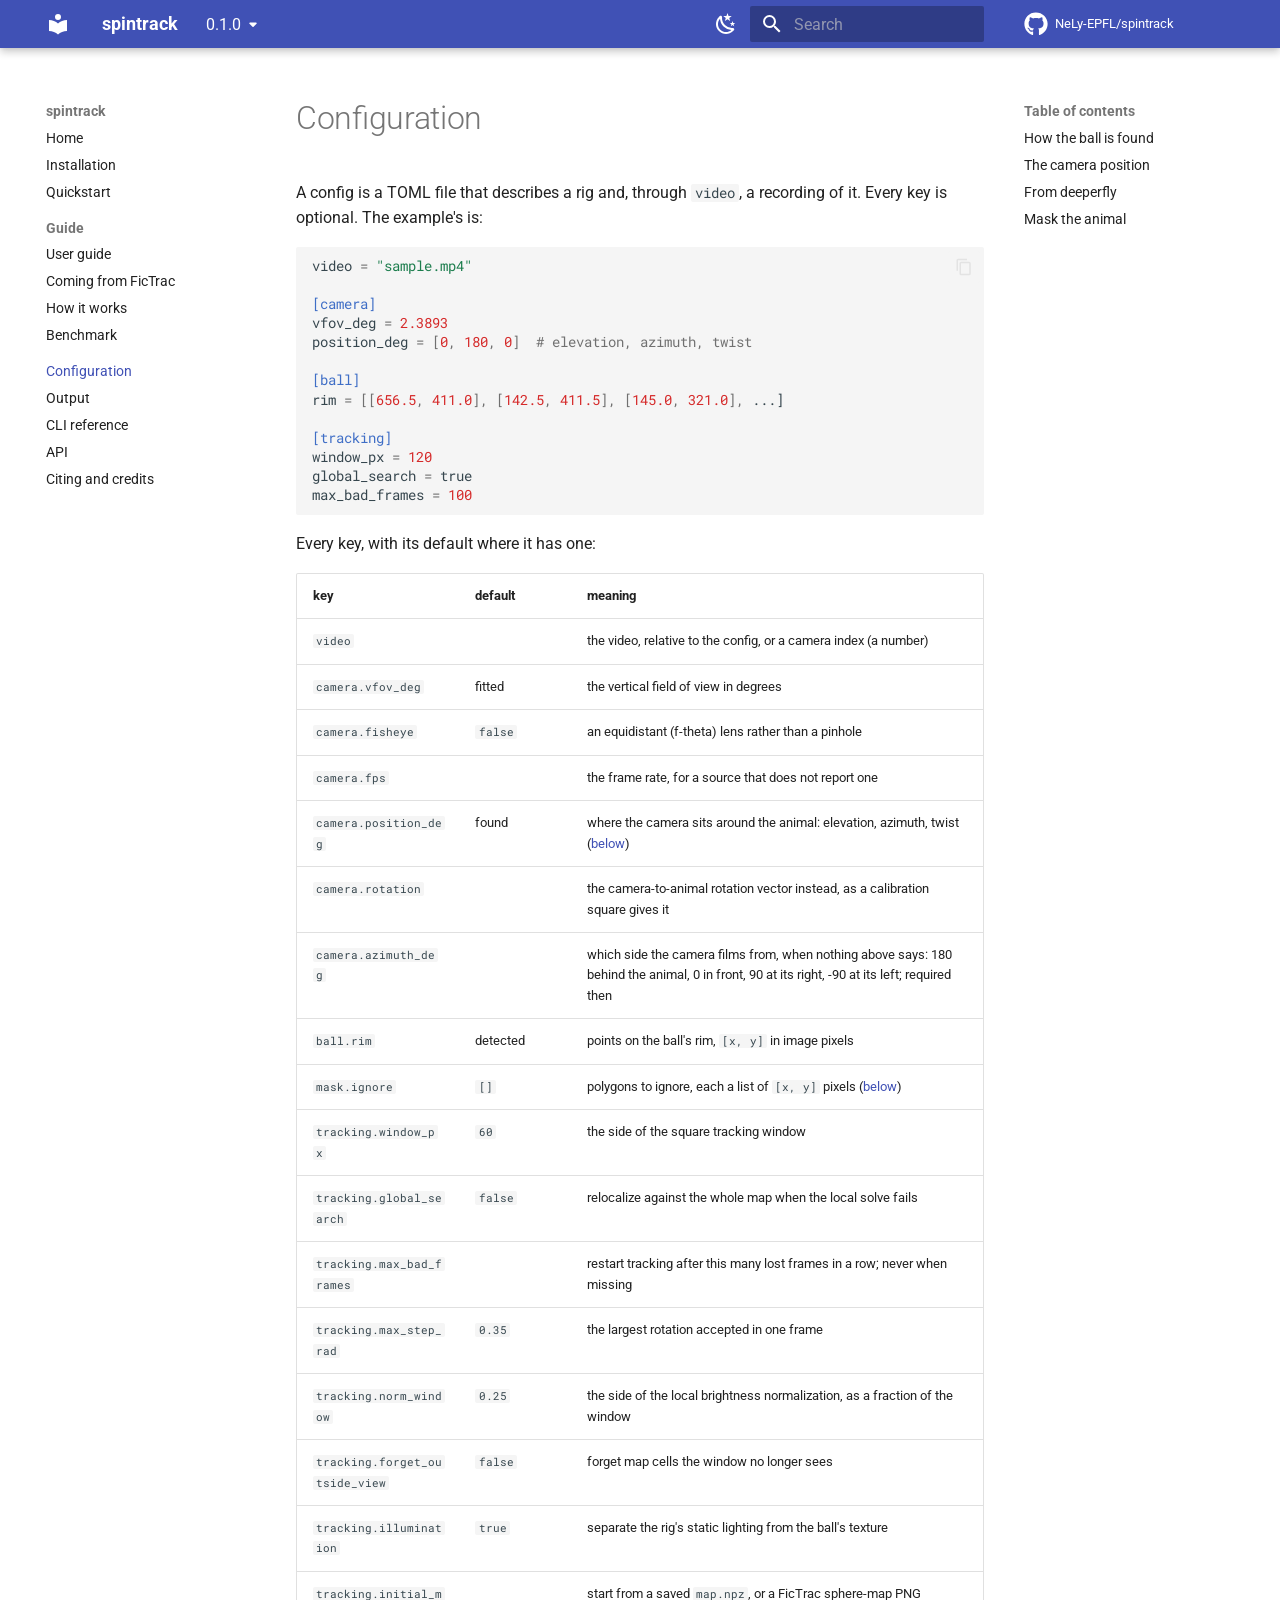
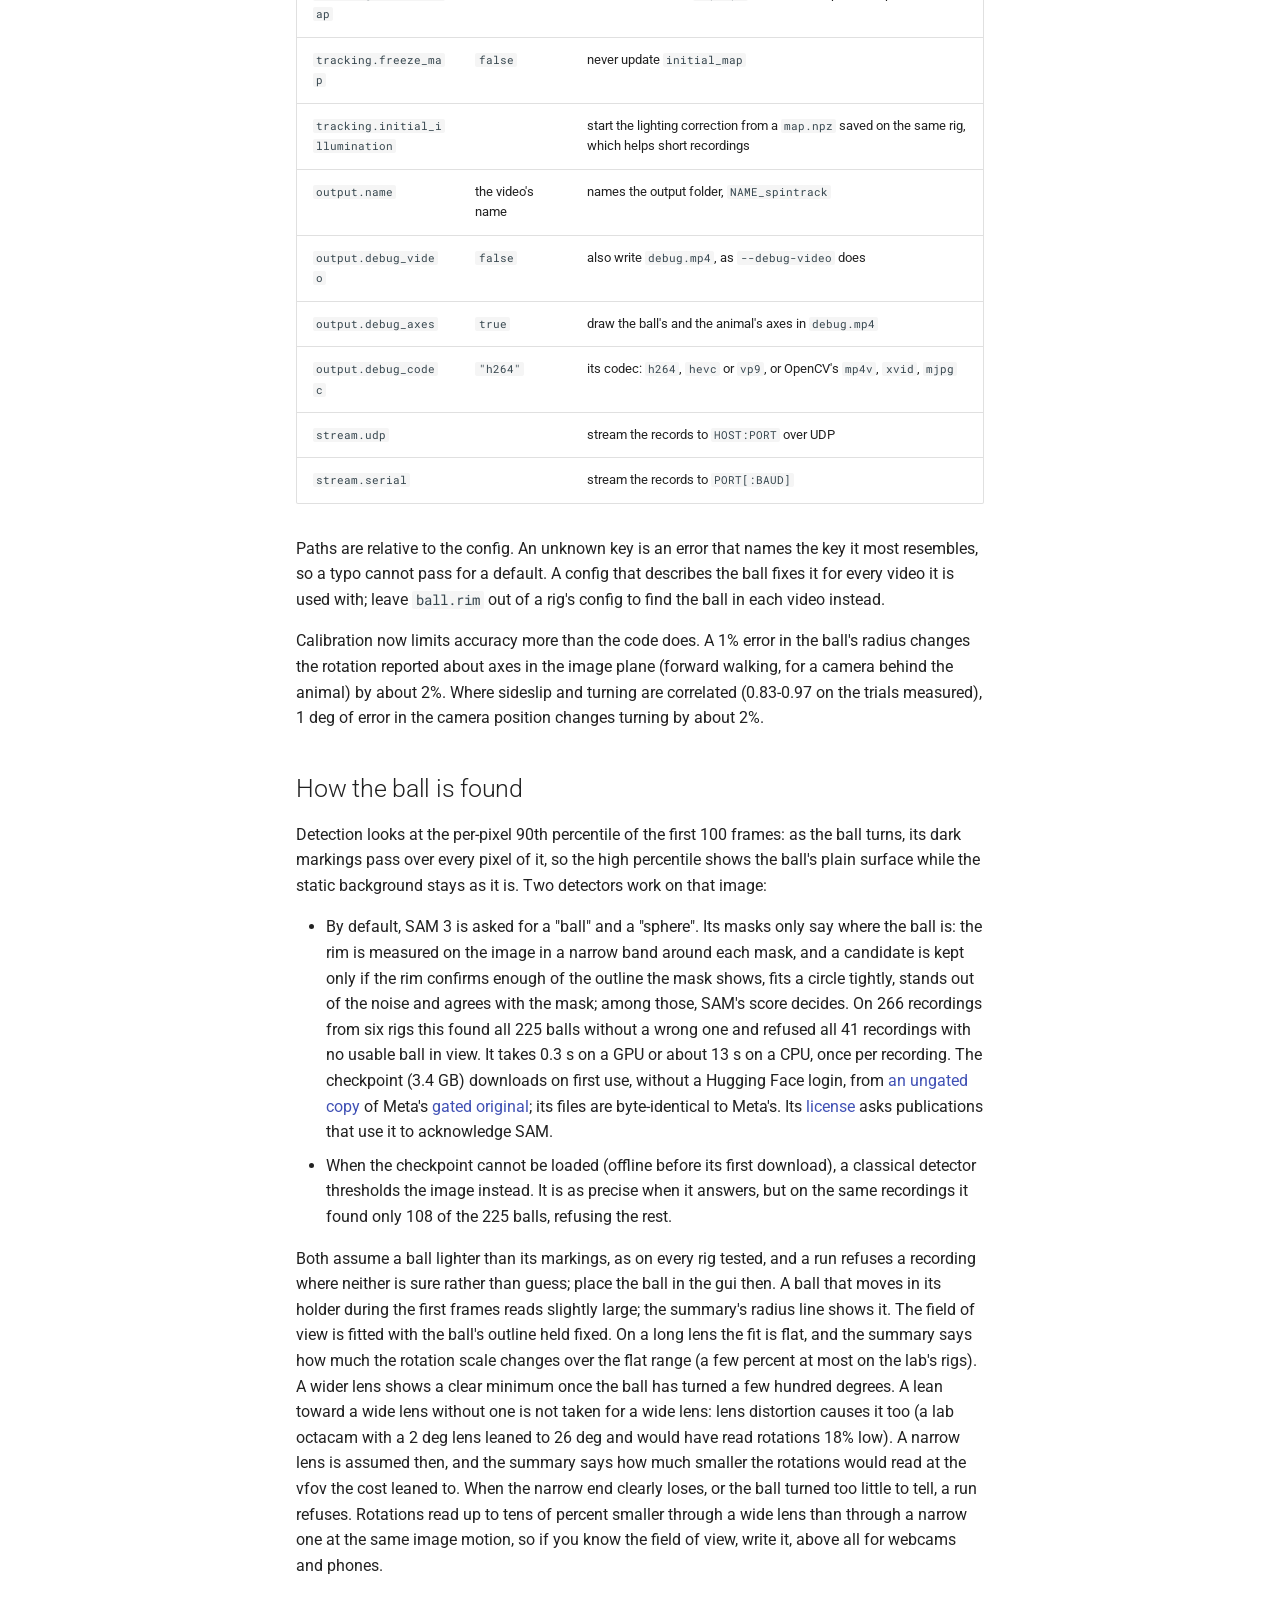
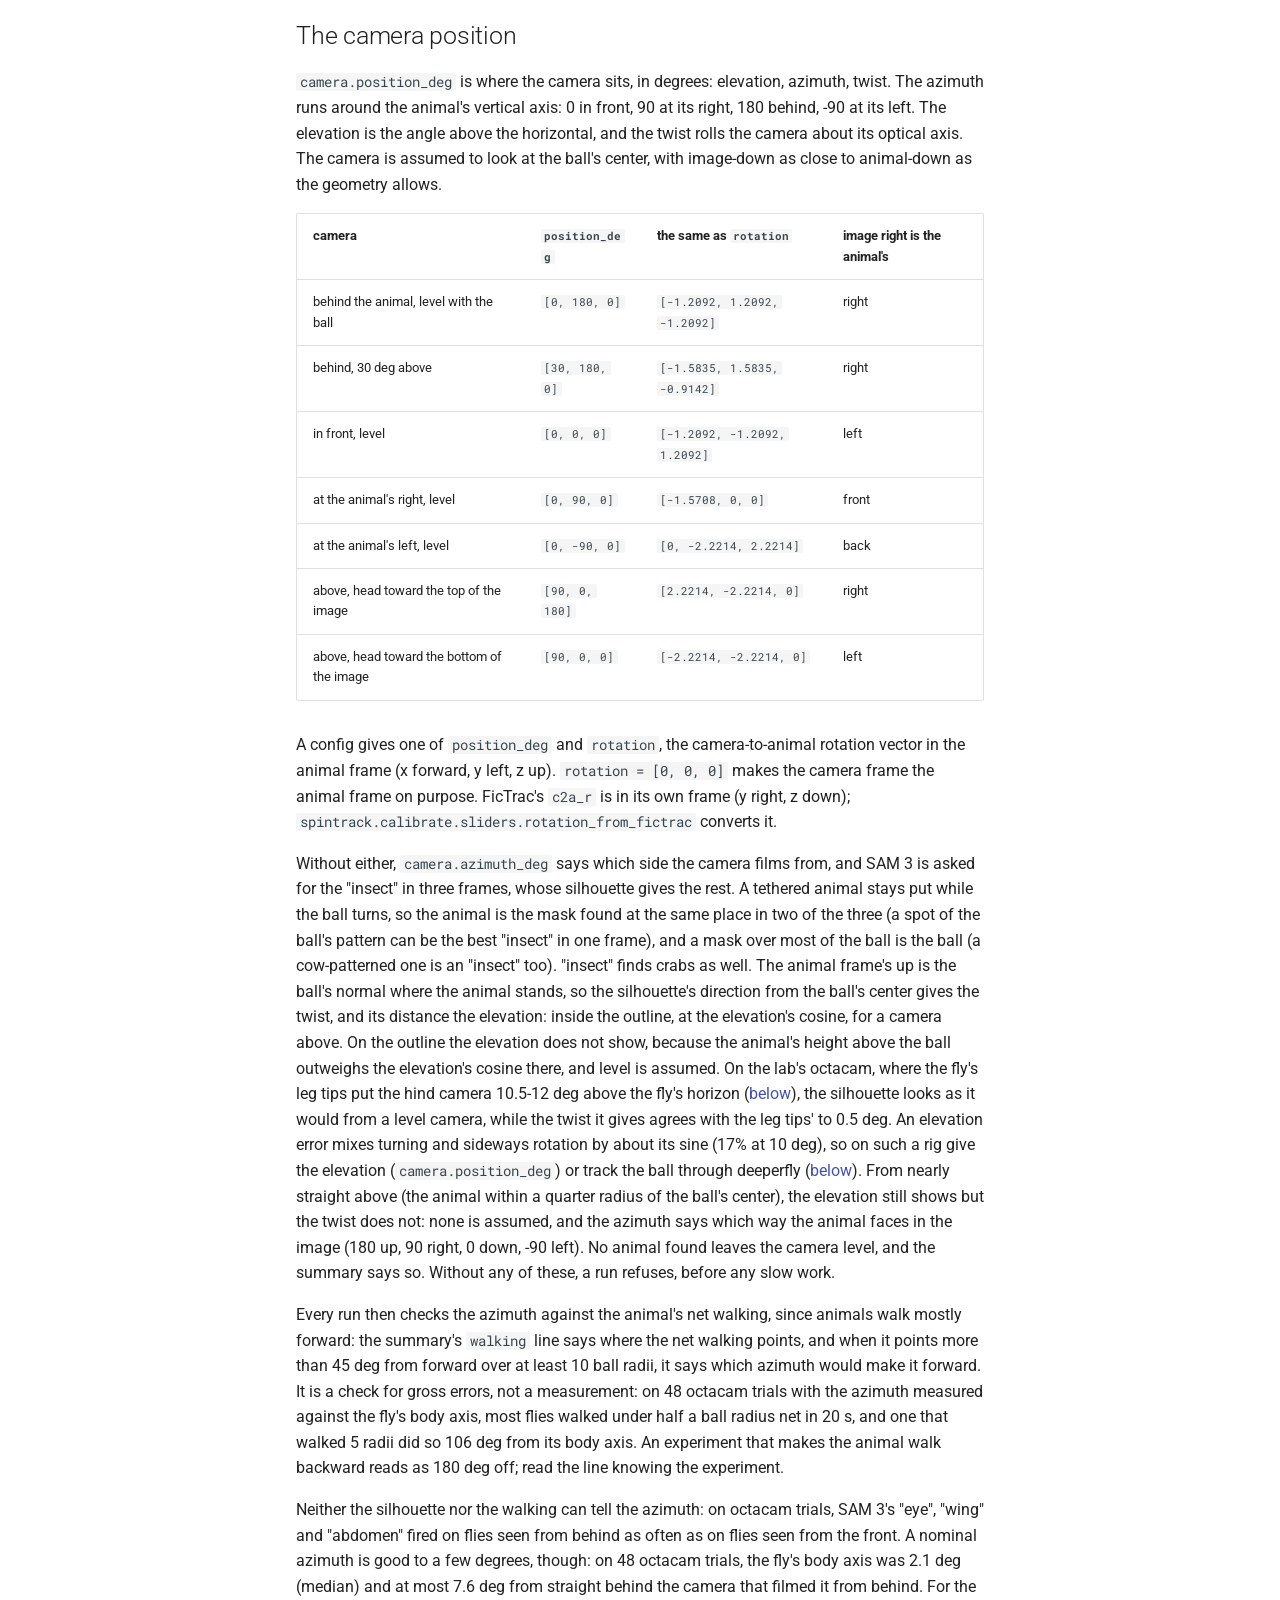
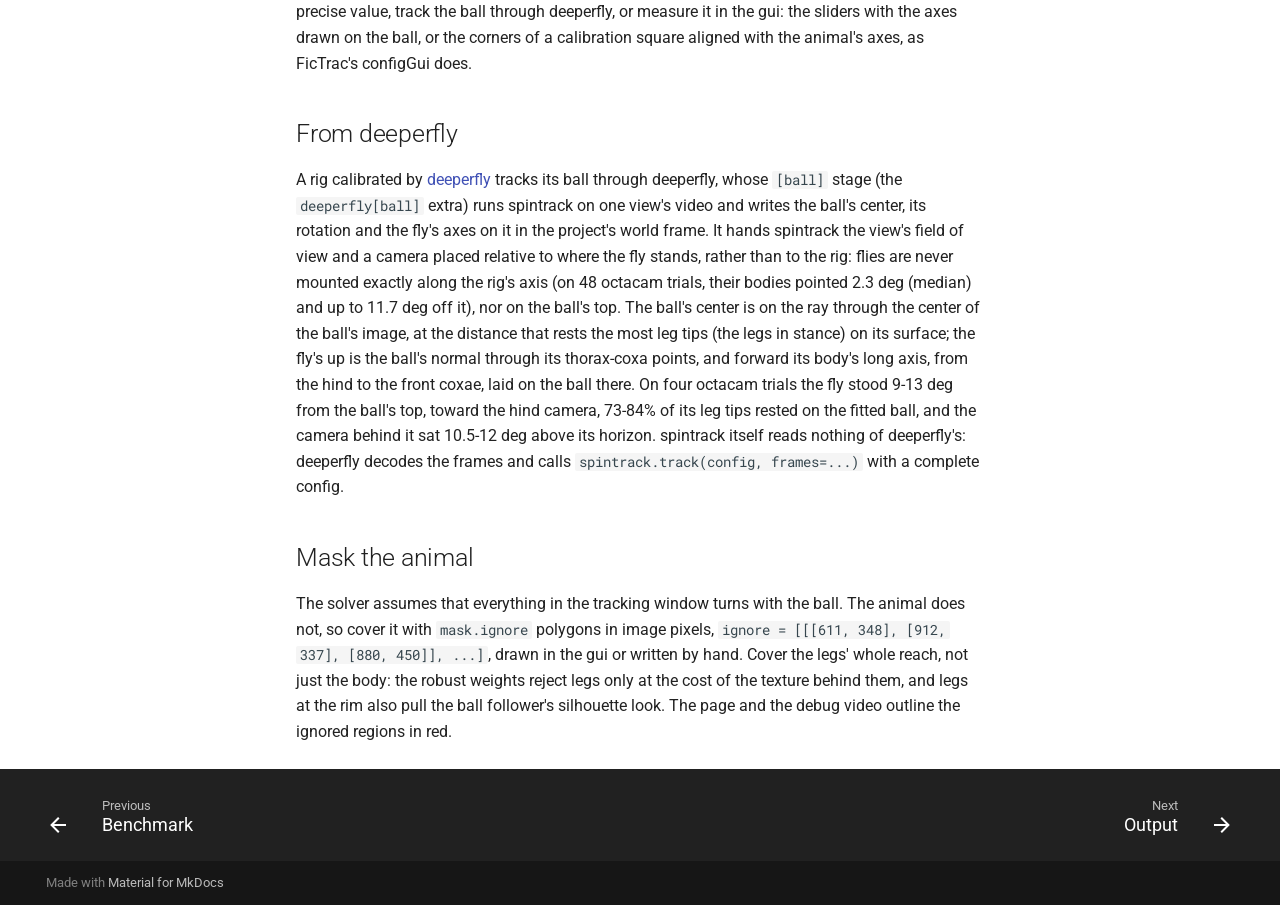
<file: 0.1.0/configuration/index.html>
<!doctype html>
<html lang="en" class="no-js">
  <head>
    
      <meta charset="utf-8">
      <meta name="viewport" content="width=device-width,initial-scale=1">
      
        <meta name="description" content="Track the rotation of a spherical treadmill (trackball) from video">
      
      
      
        <link rel="canonical" href="https://nely-epfl.github.io/spintrack/0.1.0/configuration/">
      
      
        <link rel="prev" href="../benchmark/">
      
      
        <link rel="next" href="../output/">
      
      
        
      
      
      <link rel="icon" href="../assets/images/favicon.png">
      <meta name="generator" content="mkdocs-1.6.1, mkdocs-material-9.7.7">
    
    
      
        <title>Configuration - spintrack</title>
      
    
    
      <link rel="stylesheet" href="../assets/stylesheets/main.ec1eaa64.min.css">
      
        
        <link rel="stylesheet" href="../assets/stylesheets/palette.ab4e12ef.min.css">
      
      


    
    
      
    
    
      
        
        
        <link rel="preconnect" href="https://fonts.gstatic.com" crossorigin>
        <link rel="stylesheet" href="https://fonts.googleapis.com/css?family=Roboto:300,300i,400,400i,700,700i%7CRoboto+Mono:400,400i,700,700i&display=fallback">
        <style>:root{--md-text-font:"Roboto";--md-code-font:"Roboto Mono"}</style>
      
    
    
      <link rel="stylesheet" href="../assets/_mkdocstrings.css">
    
    <script>__md_scope=new URL("..",location),__md_hash=e=>[...e].reduce(((e,_)=>(e<<5)-e+_.charCodeAt(0)),0),__md_get=(e,_=localStorage,t=__md_scope)=>JSON.parse(_.getItem(t.pathname+"."+e)),__md_set=(e,_,t=localStorage,a=__md_scope)=>{try{t.setItem(a.pathname+"."+e,JSON.stringify(_))}catch(e){}}</script>
    
      

    
    
  </head>
  
  
    
    
      
    
    
    
    
    <body dir="ltr" data-md-color-scheme="default" data-md-color-primary="indigo" data-md-color-accent="indigo">
  
    
    <input class="md-toggle" data-md-toggle="drawer" type="checkbox" id="__drawer" autocomplete="off">
    <input class="md-toggle" data-md-toggle="search" type="checkbox" id="__search" autocomplete="off">
    <label class="md-overlay" for="__drawer"></label>
    <div data-md-component="skip">
      
        
        <a href="#configuration" class="md-skip">
          Skip to content
        </a>
      
    </div>
    <div data-md-component="announce">
      
    </div>
    
      <div data-md-color-scheme="default" data-md-component="outdated" hidden>
        
      </div>
    
    
      

  

<header class="md-header md-header--shadow" data-md-component="header">
  <nav class="md-header__inner md-grid" aria-label="Header">
    <a href=".." title="spintrack" class="md-header__button md-logo" aria-label="spintrack" data-md-component="logo">
      
  
  <svg xmlns="http://www.w3.org/2000/svg" viewBox="0 0 24 24"><path d="M12 8a3 3 0 0 0 3-3 3 3 0 0 0-3-3 3 3 0 0 0-3 3 3 3 0 0 0 3 3m0 3.54C9.64 9.35 6.5 8 3 8v11c3.5 0 6.64 1.35 9 3.54 2.36-2.19 5.5-3.54 9-3.54V8c-3.5 0-6.64 1.35-9 3.54"/></svg>

    </a>
    <label class="md-header__button md-icon" for="__drawer">
      
      <svg xmlns="http://www.w3.org/2000/svg" viewBox="0 0 24 24"><path d="M3 6h18v2H3zm0 5h18v2H3zm0 5h18v2H3z"/></svg>
    </label>
    <div class="md-header__title" data-md-component="header-title">
      <div class="md-header__ellipsis">
        <div class="md-header__topic">
          <span class="md-ellipsis">
            spintrack
          </span>
        </div>
        <div class="md-header__topic" data-md-component="header-topic">
          <span class="md-ellipsis">
            
              Configuration
            
          </span>
        </div>
      </div>
    </div>
    
      
        <form class="md-header__option" data-md-component="palette">
  
    
    
    
    <input class="md-option" data-md-color-media="(prefers-color-scheme: light)" data-md-color-scheme="default" data-md-color-primary="indigo" data-md-color-accent="indigo"  aria-label="Switch to dark mode"  type="radio" name="__palette" id="__palette_0">
    
      <label class="md-header__button md-icon" title="Switch to dark mode" for="__palette_1" hidden>
        <svg xmlns="http://www.w3.org/2000/svg" viewBox="0 0 24 24"><path d="m17.75 4.09-2.53 1.94.91 3.06-2.63-1.81-2.63 1.81.91-3.06-2.53-1.94L12.44 4l1.06-3 1.06 3zm3.5 6.91-1.64 1.25.59 1.98-1.7-1.17-1.7 1.17.59-1.98L15.75 11l2.06-.05L18.5 9l.69 1.95zm-2.28 4.95c.83-.08 1.72 1.1 1.19 1.85-.32.45-.66.87-1.08 1.27C15.17 23 8.84 23 4.94 19.07c-3.91-3.9-3.91-10.24 0-14.14.4-.4.82-.76 1.27-1.08.75-.53 1.93.36 1.85 1.19-.27 2.86.69 5.83 2.89 8.02a9.96 9.96 0 0 0 8.02 2.89m-1.64 2.02a12.08 12.08 0 0 1-7.8-3.47c-2.17-2.19-3.33-5-3.49-7.82-2.81 3.14-2.7 7.96.31 10.98 3.02 3.01 7.84 3.12 10.98.31"/></svg>
      </label>
    
  
    
    
    
    <input class="md-option" data-md-color-media="(prefers-color-scheme: dark)" data-md-color-scheme="slate" data-md-color-primary="indigo" data-md-color-accent="indigo"  aria-label="Switch to light mode"  type="radio" name="__palette" id="__palette_1">
    
      <label class="md-header__button md-icon" title="Switch to light mode" for="__palette_0" hidden>
        <svg xmlns="http://www.w3.org/2000/svg" viewBox="0 0 24 24"><path d="M12 7a5 5 0 0 1 5 5 5 5 0 0 1-5 5 5 5 0 0 1-5-5 5 5 0 0 1 5-5m0 2a3 3 0 0 0-3 3 3 3 0 0 0 3 3 3 3 0 0 0 3-3 3 3 0 0 0-3-3m0-7 2.39 3.42C13.65 5.15 12.84 5 12 5s-1.65.15-2.39.42zM3.34 7l4.16-.35A7.2 7.2 0 0 0 5.94 8.5c-.44.74-.69 1.5-.83 2.29zm.02 10 1.76-3.77a7.131 7.131 0 0 0 2.38 4.14zM20.65 7l-1.77 3.79a7.02 7.02 0 0 0-2.38-4.15zm-.01 10-4.14.36c.59-.51 1.12-1.14 1.54-1.86.42-.73.69-1.5.83-2.29zM12 22l-2.41-3.44c.74.27 1.55.44 2.41.44.82 0 1.63-.17 2.37-.44z"/></svg>
      </label>
    
  
</form>
      
    
    
      <script>var palette=__md_get("__palette");if(palette&&palette.color){if("(prefers-color-scheme)"===palette.color.media){var media=matchMedia("(prefers-color-scheme: light)"),input=document.querySelector(media.matches?"[data-md-color-media='(prefers-color-scheme: light)']":"[data-md-color-media='(prefers-color-scheme: dark)']");palette.color.media=input.getAttribute("data-md-color-media"),palette.color.scheme=input.getAttribute("data-md-color-scheme"),palette.color.primary=input.getAttribute("data-md-color-primary"),palette.color.accent=input.getAttribute("data-md-color-accent")}for(var[key,value]of Object.entries(palette.color))document.body.setAttribute("data-md-color-"+key,value)}</script>
    
    
    
      
      
        <label class="md-header__button md-icon" for="__search">
          
          <svg xmlns="http://www.w3.org/2000/svg" viewBox="0 0 24 24"><path d="M9.5 3A6.5 6.5 0 0 1 16 9.5c0 1.61-.59 3.09-1.56 4.23l.27.27h.79l5 5-1.5 1.5-5-5v-.79l-.27-.27A6.52 6.52 0 0 1 9.5 16 6.5 6.5 0 0 1 3 9.5 6.5 6.5 0 0 1 9.5 3m0 2C7 5 5 7 5 9.5S7 14 9.5 14 14 12 14 9.5 12 5 9.5 5"/></svg>
        </label>
        <div class="md-search" data-md-component="search" role="dialog">
  <label class="md-search__overlay" for="__search"></label>
  <div class="md-search__inner" role="search">
    <form class="md-search__form" name="search">
      <input type="text" class="md-search__input" name="query" aria-label="Search" placeholder="Search" autocapitalize="off" autocorrect="off" autocomplete="off" spellcheck="false" data-md-component="search-query" required>
      <label class="md-search__icon md-icon" for="__search">
        
        <svg xmlns="http://www.w3.org/2000/svg" viewBox="0 0 24 24"><path d="M9.5 3A6.5 6.5 0 0 1 16 9.5c0 1.61-.59 3.09-1.56 4.23l.27.27h.79l5 5-1.5 1.5-5-5v-.79l-.27-.27A6.52 6.52 0 0 1 9.5 16 6.5 6.5 0 0 1 3 9.5 6.5 6.5 0 0 1 9.5 3m0 2C7 5 5 7 5 9.5S7 14 9.5 14 14 12 14 9.5 12 5 9.5 5"/></svg>
        
        <svg xmlns="http://www.w3.org/2000/svg" viewBox="0 0 24 24"><path d="M20 11v2H8l5.5 5.5-1.42 1.42L4.16 12l7.92-7.92L13.5 5.5 8 11z"/></svg>
      </label>
      <nav class="md-search__options" aria-label="Search">
        
        <button type="reset" class="md-search__icon md-icon" title="Clear" aria-label="Clear" tabindex="-1">
          
          <svg xmlns="http://www.w3.org/2000/svg" viewBox="0 0 24 24"><path d="M19 6.41 17.59 5 12 10.59 6.41 5 5 6.41 10.59 12 5 17.59 6.41 19 12 13.41 17.59 19 19 17.59 13.41 12z"/></svg>
        </button>
      </nav>
      
        <div class="md-search__suggest" data-md-component="search-suggest"></div>
      
    </form>
    <div class="md-search__output">
      <div class="md-search__scrollwrap" tabindex="0" data-md-scrollfix>
        <div class="md-search-result" data-md-component="search-result">
          <div class="md-search-result__meta">
            Initializing search
          </div>
          <ol class="md-search-result__list" role="presentation"></ol>
        </div>
      </div>
    </div>
  </div>
</div>
      
    
    
      <div class="md-header__source">
        <a href="https://github.com/NeLy-EPFL/spintrack" title="Go to repository" class="md-source" data-md-component="source">
  <div class="md-source__icon md-icon">
    
    <svg xmlns="http://www.w3.org/2000/svg" viewBox="0 0 512 512"><!--! Font Awesome Free 7.1.0 by @fontawesome - https://fontawesome.com License - https://fontawesome.com/license/free (Icons: CC BY 4.0, Fonts: SIL OFL 1.1, Code: MIT License) Copyright 2025 Fonticons, Inc.--><path d="M173.9 397.4c0 2-2.3 3.6-5.2 3.6-3.3.3-5.6-1.3-5.6-3.6 0-2 2.3-3.6 5.2-3.6 3-.3 5.6 1.3 5.6 3.6m-31.1-4.5c-.7 2 1.3 4.3 4.3 4.9 2.6 1 5.6 0 6.2-2s-1.3-4.3-4.3-5.2c-2.6-.7-5.5.3-6.2 2.3m44.2-1.7c-2.9.7-4.9 2.6-4.6 4.9.3 2 2.9 3.3 5.9 2.6 2.9-.7 4.9-2.6 4.6-4.6-.3-1.9-3-3.2-5.9-2.9M252.8 8C114.1 8 8 113.3 8 252c0 110.9 69.8 205.8 169.5 239.2 12.8 2.3 17.3-5.6 17.3-12.1 0-6.2-.3-40.4-.3-61.4 0 0-70 15-84.7-29.8 0 0-11.4-29.1-27.8-36.6 0 0-22.9-15.7 1.6-15.4 0 0 24.9 2 38.6 25.8 21.9 38.6 58.6 27.5 72.9 20.9 2.3-16 8.8-27.1 16-33.7-55.9-6.2-112.3-14.3-112.3-110.5 0-27.5 7.6-41.3 23.6-58.9-2.6-6.5-11.1-33.3 2.6-67.9 20.9-6.5 69 27 69 27 20-5.6 41.5-8.5 62.8-8.5s42.8 2.9 62.8 8.5c0 0 48.1-33.6 69-27 13.7 34.7 5.2 61.4 2.6 67.9 16 17.7 25.8 31.5 25.8 58.9 0 96.5-58.9 104.2-114.8 110.5 9.2 7.9 17 22.9 17 46.4 0 33.7-.3 75.4-.3 83.6 0 6.5 4.6 14.4 17.3 12.1C436.2 457.8 504 362.9 504 252 504 113.3 391.5 8 252.8 8M105.2 352.9c-1.3 1-1 3.3.7 5.2 1.6 1.6 3.9 2.3 5.2 1 1.3-1 1-3.3-.7-5.2-1.6-1.6-3.9-2.3-5.2-1m-10.8-8.1c-.7 1.3.3 2.9 2.3 3.9 1.6 1 3.6.7 4.3-.7.7-1.3-.3-2.9-2.3-3.9-2-.6-3.6-.3-4.3.7m32.4 35.6c-1.6 1.3-1 4.3 1.3 6.2 2.3 2.3 5.2 2.6 6.5 1 1.3-1.3.7-4.3-1.3-6.2-2.2-2.3-5.2-2.6-6.5-1m-11.4-14.7c-1.6 1-1.6 3.6 0 5.9s4.3 3.3 5.6 2.3c1.6-1.3 1.6-3.9 0-6.2-1.4-2.3-4-3.3-5.6-2"/></svg>
  </div>
  <div class="md-source__repository">
    NeLy-EPFL/spintrack
  </div>
</a>
      </div>
    
  </nav>
  
</header>
    
    <div class="md-container" data-md-component="container">
      
      
        
          
        
      
      <main class="md-main" data-md-component="main">
        <div class="md-main__inner md-grid">
          
            
              
              <div class="md-sidebar md-sidebar--primary" data-md-component="sidebar" data-md-type="navigation" >
                <div class="md-sidebar__scrollwrap">
                  <div class="md-sidebar__inner">
                    



<nav class="md-nav md-nav--primary" aria-label="Navigation" data-md-level="0">
  <label class="md-nav__title" for="__drawer">
    <a href=".." title="spintrack" class="md-nav__button md-logo" aria-label="spintrack" data-md-component="logo">
      
  
  <svg xmlns="http://www.w3.org/2000/svg" viewBox="0 0 24 24"><path d="M12 8a3 3 0 0 0 3-3 3 3 0 0 0-3-3 3 3 0 0 0-3 3 3 3 0 0 0 3 3m0 3.54C9.64 9.35 6.5 8 3 8v11c3.5 0 6.64 1.35 9 3.54 2.36-2.19 5.5-3.54 9-3.54V8c-3.5 0-6.64 1.35-9 3.54"/></svg>

    </a>
    spintrack
  </label>
  
    <div class="md-nav__source">
      <a href="https://github.com/NeLy-EPFL/spintrack" title="Go to repository" class="md-source" data-md-component="source">
  <div class="md-source__icon md-icon">
    
    <svg xmlns="http://www.w3.org/2000/svg" viewBox="0 0 512 512"><!--! Font Awesome Free 7.1.0 by @fontawesome - https://fontawesome.com License - https://fontawesome.com/license/free (Icons: CC BY 4.0, Fonts: SIL OFL 1.1, Code: MIT License) Copyright 2025 Fonticons, Inc.--><path d="M173.9 397.4c0 2-2.3 3.6-5.2 3.6-3.3.3-5.6-1.3-5.6-3.6 0-2 2.3-3.6 5.2-3.6 3-.3 5.6 1.3 5.6 3.6m-31.1-4.5c-.7 2 1.3 4.3 4.3 4.9 2.6 1 5.6 0 6.2-2s-1.3-4.3-4.3-5.2c-2.6-.7-5.5.3-6.2 2.3m44.2-1.7c-2.9.7-4.9 2.6-4.6 4.9.3 2 2.9 3.3 5.9 2.6 2.9-.7 4.9-2.6 4.6-4.6-.3-1.9-3-3.2-5.9-2.9M252.8 8C114.1 8 8 113.3 8 252c0 110.9 69.8 205.8 169.5 239.2 12.8 2.3 17.3-5.6 17.3-12.1 0-6.2-.3-40.4-.3-61.4 0 0-70 15-84.7-29.8 0 0-11.4-29.1-27.8-36.6 0 0-22.9-15.7 1.6-15.4 0 0 24.9 2 38.6 25.8 21.9 38.6 58.6 27.5 72.9 20.9 2.3-16 8.8-27.1 16-33.7-55.9-6.2-112.3-14.3-112.3-110.5 0-27.5 7.6-41.3 23.6-58.9-2.6-6.5-11.1-33.3 2.6-67.9 20.9-6.5 69 27 69 27 20-5.6 41.5-8.5 62.8-8.5s42.8 2.9 62.8 8.5c0 0 48.1-33.6 69-27 13.7 34.7 5.2 61.4 2.6 67.9 16 17.7 25.8 31.5 25.8 58.9 0 96.5-58.9 104.2-114.8 110.5 9.2 7.9 17 22.9 17 46.4 0 33.7-.3 75.4-.3 83.6 0 6.5 4.6 14.4 17.3 12.1C436.2 457.8 504 362.9 504 252 504 113.3 391.5 8 252.8 8M105.2 352.9c-1.3 1-1 3.3.7 5.2 1.6 1.6 3.9 2.3 5.2 1 1.3-1 1-3.3-.7-5.2-1.6-1.6-3.9-2.3-5.2-1m-10.8-8.1c-.7 1.3.3 2.9 2.3 3.9 1.6 1 3.6.7 4.3-.7.7-1.3-.3-2.9-2.3-3.9-2-.6-3.6-.3-4.3.7m32.4 35.6c-1.6 1.3-1 4.3 1.3 6.2 2.3 2.3 5.2 2.6 6.5 1 1.3-1.3.7-4.3-1.3-6.2-2.2-2.3-5.2-2.6-6.5-1m-11.4-14.7c-1.6 1-1.6 3.6 0 5.9s4.3 3.3 5.6 2.3c1.6-1.3 1.6-3.9 0-6.2-1.4-2.3-4-3.3-5.6-2"/></svg>
  </div>
  <div class="md-source__repository">
    NeLy-EPFL/spintrack
  </div>
</a>
    </div>
  
  <ul class="md-nav__list" data-md-scrollfix>
    
      
      
  
  
  
  
    <li class="md-nav__item">
      <a href=".." class="md-nav__link">
        
  
  
  <span class="md-ellipsis">
    
  
    Home
  

    
  </span>
  
  

      </a>
    </li>
  

    
      
      
  
  
  
  
    <li class="md-nav__item">
      <a href="../installation/" class="md-nav__link">
        
  
  
  <span class="md-ellipsis">
    
  
    Installation
  

    
  </span>
  
  

      </a>
    </li>
  

    
      
      
  
  
  
  
    <li class="md-nav__item">
      <a href="../quickstart/" class="md-nav__link">
        
  
  
  <span class="md-ellipsis">
    
  
    Quickstart
  

    
  </span>
  
  

      </a>
    </li>
  

    
      
      
  
  
  
  
    
    
    
    
      
        
        
      
    
    
    <li class="md-nav__item md-nav__item--section md-nav__item--nested">
      
        
        
        <input class="md-nav__toggle md-toggle " type="checkbox" id="__nav_4" >
        
          
          <label class="md-nav__link" for="__nav_4" id="__nav_4_label" tabindex="">
            
  
  
  <span class="md-ellipsis">
    
  
    Guide
  

    
  </span>
  
  

            <span class="md-nav__icon md-icon"></span>
          </label>
        
        <nav class="md-nav" data-md-level="1" aria-labelledby="__nav_4_label" aria-expanded="false">
          <label class="md-nav__title" for="__nav_4">
            <span class="md-nav__icon md-icon"></span>
            
  
    Guide
  

          </label>
          <ul class="md-nav__list" data-md-scrollfix>
            
              
                
  
  
  
  
    <li class="md-nav__item">
      <a href="../guide/" class="md-nav__link">
        
  
  
  <span class="md-ellipsis">
    
  
    User guide
  

    
  </span>
  
  

      </a>
    </li>
  

              
            
              
                
  
  
  
  
    <li class="md-nav__item">
      <a href="../fictrac/" class="md-nav__link">
        
  
  
  <span class="md-ellipsis">
    
  
    Coming from FicTrac
  

    
  </span>
  
  

      </a>
    </li>
  

              
            
              
                
  
  
  
  
    <li class="md-nav__item">
      <a href="../algorithm/" class="md-nav__link">
        
  
  
  <span class="md-ellipsis">
    
  
    How it works
  

    
  </span>
  
  

      </a>
    </li>
  

              
            
              
                
  
  
  
  
    <li class="md-nav__item">
      <a href="../benchmark/" class="md-nav__link">
        
  
  
  <span class="md-ellipsis">
    
  
    Benchmark
  

    
  </span>
  
  

      </a>
    </li>
  

              
            
          </ul>
        </nav>
      
    </li>
  

    
      
      
  
  
    
  
  
  
    <li class="md-nav__item md-nav__item--active">
      
      <input class="md-nav__toggle md-toggle" type="checkbox" id="__toc">
      
      
        
      
      
        <label class="md-nav__link md-nav__link--active" for="__toc">
          
  
  
  <span class="md-ellipsis">
    
  
    Configuration
  

    
  </span>
  
  

          <span class="md-nav__icon md-icon"></span>
        </label>
      
      <a href="./" class="md-nav__link md-nav__link--active">
        
  
  
  <span class="md-ellipsis">
    
  
    Configuration
  

    
  </span>
  
  

      </a>
      
        

<nav class="md-nav md-nav--secondary" aria-label="Table of contents">
  
  
  
    
  
  
    <label class="md-nav__title" for="__toc">
      <span class="md-nav__icon md-icon"></span>
      Table of contents
    </label>
    <ul class="md-nav__list" data-md-component="toc" data-md-scrollfix>
      
        <li class="md-nav__item">
  <a href="#how-the-ball-is-found" class="md-nav__link">
    <span class="md-ellipsis">
      
        How the ball is found
      
    </span>
  </a>
  
</li>
      
        <li class="md-nav__item">
  <a href="#the-camera-position" class="md-nav__link">
    <span class="md-ellipsis">
      
        The camera position
      
    </span>
  </a>
  
</li>
      
        <li class="md-nav__item">
  <a href="#from-deeperfly" class="md-nav__link">
    <span class="md-ellipsis">
      
        From deeperfly
      
    </span>
  </a>
  
</li>
      
        <li class="md-nav__item">
  <a href="#mask-the-animal" class="md-nav__link">
    <span class="md-ellipsis">
      
        Mask the animal
      
    </span>
  </a>
  
</li>
      
    </ul>
  
</nav>
      
    </li>
  

    
      
      
  
  
  
  
    <li class="md-nav__item">
      <a href="../output/" class="md-nav__link">
        
  
  
  <span class="md-ellipsis">
    
  
    Output
  

    
  </span>
  
  

      </a>
    </li>
  

    
      
      
  
  
  
  
    <li class="md-nav__item">
      <a href="../cli/" class="md-nav__link">
        
  
  
  <span class="md-ellipsis">
    
  
    CLI reference
  

    
  </span>
  
  

      </a>
    </li>
  

    
      
      
  
  
  
  
    <li class="md-nav__item">
      <a href="../api/" class="md-nav__link">
        
  
  
  <span class="md-ellipsis">
    
  
    API
  

    
  </span>
  
  

      </a>
    </li>
  

    
      
      
  
  
  
  
    <li class="md-nav__item">
      <a href="../citing/" class="md-nav__link">
        
  
  
  <span class="md-ellipsis">
    
  
    Citing and credits
  

    
  </span>
  
  

      </a>
    </li>
  

    
  </ul>
</nav>
                  </div>
                </div>
              </div>
            
            
              
              <div class="md-sidebar md-sidebar--secondary" data-md-component="sidebar" data-md-type="toc" >
                <div class="md-sidebar__scrollwrap">
                  <div class="md-sidebar__inner">
                    

<nav class="md-nav md-nav--secondary" aria-label="Table of contents">
  
  
  
    
  
  
    <label class="md-nav__title" for="__toc">
      <span class="md-nav__icon md-icon"></span>
      Table of contents
    </label>
    <ul class="md-nav__list" data-md-component="toc" data-md-scrollfix>
      
        <li class="md-nav__item">
  <a href="#how-the-ball-is-found" class="md-nav__link">
    <span class="md-ellipsis">
      
        How the ball is found
      
    </span>
  </a>
  
</li>
      
        <li class="md-nav__item">
  <a href="#the-camera-position" class="md-nav__link">
    <span class="md-ellipsis">
      
        The camera position
      
    </span>
  </a>
  
</li>
      
        <li class="md-nav__item">
  <a href="#from-deeperfly" class="md-nav__link">
    <span class="md-ellipsis">
      
        From deeperfly
      
    </span>
  </a>
  
</li>
      
        <li class="md-nav__item">
  <a href="#mask-the-animal" class="md-nav__link">
    <span class="md-ellipsis">
      
        Mask the animal
      
    </span>
  </a>
  
</li>
      
    </ul>
  
</nav>
                  </div>
                </div>
              </div>
            
          
          
            <div class="md-content" data-md-component="content">
              
              <article class="md-content__inner md-typeset">
                
                  


  
  


<h1 id="configuration">Configuration<a class="headerlink" href="#configuration" title="Permanent link">&para;</a></h1>
<p>A config is a TOML file that describes a rig and, through <code>video</code>, a recording of it. Every key is optional. The example's is:</p>
<div class="highlight"><pre><span></span><code><a id="__codelineno-0-1" name="__codelineno-0-1" href="#__codelineno-0-1"></a><span class="n">video</span><span class="w"> </span><span class="o">=</span><span class="w"> </span><span class="s2">"sample.mp4"</span>
<a id="__codelineno-0-2" name="__codelineno-0-2" href="#__codelineno-0-2"></a>
<a id="__codelineno-0-3" name="__codelineno-0-3" href="#__codelineno-0-3"></a><span class="k">[camera]</span>
<a id="__codelineno-0-4" name="__codelineno-0-4" href="#__codelineno-0-4"></a><span class="n">vfov_deg</span><span class="w"> </span><span class="o">=</span><span class="w"> </span><span class="mf">2.3893</span>
<a id="__codelineno-0-5" name="__codelineno-0-5" href="#__codelineno-0-5"></a><span class="n">position_deg</span><span class="w"> </span><span class="o">=</span><span class="w"> </span><span class="p">[</span><span class="mi">0</span><span class="p">,</span><span class="w"> </span><span class="mi">180</span><span class="p">,</span><span class="w"> </span><span class="mi">0</span><span class="p">]</span><span class="w">  </span><span class="c1"># elevation, azimuth, twist</span>
<a id="__codelineno-0-6" name="__codelineno-0-6" href="#__codelineno-0-6"></a>
<a id="__codelineno-0-7" name="__codelineno-0-7" href="#__codelineno-0-7"></a><span class="k">[ball]</span>
<a id="__codelineno-0-8" name="__codelineno-0-8" href="#__codelineno-0-8"></a><span class="n">rim</span><span class="w"> </span><span class="o">=</span><span class="w"> </span><span class="p">[[</span><span class="mf">656.5</span><span class="p">,</span><span class="w"> </span><span class="mf">411.0</span><span class="p">],</span><span class="w"> </span><span class="p">[</span><span class="mf">142.5</span><span class="p">,</span><span class="w"> </span><span class="mf">411.5</span><span class="p">],</span><span class="w"> </span><span class="p">[</span><span class="mf">145.0</span><span class="p">,</span><span class="w"> </span><span class="mf">321.0</span><span class="p">],</span><span class="w"> </span><span class="err">...]</span>
<a id="__codelineno-0-9" name="__codelineno-0-9" href="#__codelineno-0-9"></a>
<a id="__codelineno-0-10" name="__codelineno-0-10" href="#__codelineno-0-10"></a><span class="k">[tracking]</span>
<a id="__codelineno-0-11" name="__codelineno-0-11" href="#__codelineno-0-11"></a><span class="n">window_px</span><span class="w"> </span><span class="o">=</span><span class="w"> </span><span class="mi">120</span>
<a id="__codelineno-0-12" name="__codelineno-0-12" href="#__codelineno-0-12"></a><span class="n">global_search</span><span class="w"> </span><span class="o">=</span><span class="w"> </span><span class="kc">true</span>
<a id="__codelineno-0-13" name="__codelineno-0-13" href="#__codelineno-0-13"></a><span class="n">max_bad_frames</span><span class="w"> </span><span class="o">=</span><span class="w"> </span><span class="mi">100</span>
</code></pre></div>
<p>Every key, with its default where it has one:</p>
<table>
<thead>
<tr>
<th>key</th>
<th>default</th>
<th>meaning</th>
</tr>
</thead>
<tbody>
<tr>
<td><code>video</code></td>
<td></td>
<td>the video, relative to the config, or a camera index (a number)</td>
</tr>
<tr>
<td><code>camera.vfov_deg</code></td>
<td>fitted</td>
<td>the vertical field of view in degrees</td>
</tr>
<tr>
<td><code>camera.fisheye</code></td>
<td><code>false</code></td>
<td>an equidistant (f-theta) lens rather than a pinhole</td>
</tr>
<tr>
<td><code>camera.fps</code></td>
<td></td>
<td>the frame rate, for a source that does not report one</td>
</tr>
<tr>
<td><code>camera.position_deg</code></td>
<td>found</td>
<td>where the camera sits around the animal: elevation, azimuth, twist (<a href="#the-camera-position">below</a>)</td>
</tr>
<tr>
<td><code>camera.rotation</code></td>
<td></td>
<td>the camera-to-animal rotation vector instead, as a calibration square gives it</td>
</tr>
<tr>
<td><code>camera.azimuth_deg</code></td>
<td></td>
<td>which side the camera films from, when nothing above says: 180 behind the animal, 0 in front, 90 at its right, -90 at its left; required then</td>
</tr>
<tr>
<td><code>ball.rim</code></td>
<td>detected</td>
<td>points on the ball's rim, <code>[x, y]</code> in image pixels</td>
</tr>
<tr>
<td><code>mask.ignore</code></td>
<td><code>[]</code></td>
<td>polygons to ignore, each a list of <code>[x, y]</code> pixels (<a href="#mask-the-animal">below</a>)</td>
</tr>
<tr>
<td><code>tracking.window_px</code></td>
<td><code>60</code></td>
<td>the side of the square tracking window</td>
</tr>
<tr>
<td><code>tracking.global_search</code></td>
<td><code>false</code></td>
<td>relocalize against the whole map when the local solve fails</td>
</tr>
<tr>
<td><code>tracking.max_bad_frames</code></td>
<td></td>
<td>restart tracking after this many lost frames in a row; never when missing</td>
</tr>
<tr>
<td><code>tracking.max_step_rad</code></td>
<td><code>0.35</code></td>
<td>the largest rotation accepted in one frame</td>
</tr>
<tr>
<td><code>tracking.norm_window</code></td>
<td><code>0.25</code></td>
<td>the side of the local brightness normalization, as a fraction of the window</td>
</tr>
<tr>
<td><code>tracking.forget_outside_view</code></td>
<td><code>false</code></td>
<td>forget map cells the window no longer sees</td>
</tr>
<tr>
<td><code>tracking.illumination</code></td>
<td><code>true</code></td>
<td>separate the rig's static lighting from the ball's texture</td>
</tr>
<tr>
<td><code>tracking.initial_map</code></td>
<td></td>
<td>start from a saved <code>map.npz</code>, or a FicTrac sphere-map PNG</td>
</tr>
<tr>
<td><code>tracking.freeze_map</code></td>
<td><code>false</code></td>
<td>never update <code>initial_map</code></td>
</tr>
<tr>
<td><code>tracking.initial_illumination</code></td>
<td></td>
<td>start the lighting correction from a <code>map.npz</code> saved on the same rig, which helps short recordings</td>
</tr>
<tr>
<td><code>output.name</code></td>
<td>the video's name</td>
<td>names the output folder, <code>NAME_spintrack</code></td>
</tr>
<tr>
<td><code>output.debug_video</code></td>
<td><code>false</code></td>
<td>also write <code>debug.mp4</code>, as <code>--debug-video</code> does</td>
</tr>
<tr>
<td><code>output.debug_axes</code></td>
<td><code>true</code></td>
<td>draw the ball's and the animal's axes in <code>debug.mp4</code></td>
</tr>
<tr>
<td><code>output.debug_codec</code></td>
<td><code>"h264"</code></td>
<td>its codec: <code>h264</code>, <code>hevc</code> or <code>vp9</code>, or OpenCV's <code>mp4v</code>, <code>xvid</code>, <code>mjpg</code></td>
</tr>
<tr>
<td><code>stream.udp</code></td>
<td></td>
<td>stream the records to <code>HOST:PORT</code> over UDP</td>
</tr>
<tr>
<td><code>stream.serial</code></td>
<td></td>
<td>stream the records to <code>PORT[:BAUD]</code></td>
</tr>
</tbody>
</table>
<p>Paths are relative to the config. An unknown key is an error that names the key it most resembles, so a typo cannot pass for a default. A config that describes the ball fixes it for every video it is used with; leave <code>ball.rim</code> out of a rig's config to find the ball in each video instead.</p>
<p>Calibration now limits accuracy more than the code does. A 1% error in the ball's radius changes the rotation reported about axes in the image plane (forward walking, for a camera behind the animal) by about 2%. Where sideslip and turning are correlated (0.83-0.97 on the trials measured), 1 deg of error in the camera position changes turning by about 2%.</p>
<h2 id="how-the-ball-is-found">How the ball is found<a class="headerlink" href="#how-the-ball-is-found" title="Permanent link">&para;</a></h2>
<p>Detection looks at the per-pixel 90th percentile of the first 100 frames: as the ball turns, its dark markings pass over every pixel of it, so the high percentile shows the ball's plain surface while the static background stays as it is. Two detectors work on that image:</p>
<ul>
<li>By default, SAM 3 is asked for a "ball" and a "sphere". Its masks only say where the ball is: the rim is measured on the image in a narrow band around each mask, and a candidate is kept only if the rim confirms enough of the outline the mask shows, fits a circle tightly, stands out of the noise and agrees with the mask; among those, SAM's score decides. On 266 recordings from six rigs this found all 225 balls without a wrong one and refused all 41 recordings with no usable ball in view. It takes 0.3 s on a GPU or about 13 s on a CPU, once per recording. The checkpoint (3.4 GB) downloads on first use, without a Hugging Face login, from <a href="https://huggingface.co/tkclam/sam3">an ungated copy</a> of Meta's <a href="https://huggingface.co/facebook/sam3">gated original</a>; its files are byte-identical to Meta's. Its <a href="https://github.com/facebookresearch/sam3/blob/main/LICENSE">license</a> asks publications that use it to acknowledge SAM.</li>
<li>When the checkpoint cannot be loaded (offline before its first download), a classical detector thresholds the image instead. It is as precise when it answers, but on the same recordings it found only 108 of the 225 balls, refusing the rest.</li>
</ul>
<p>Both assume a ball lighter than its markings, as on every rig tested, and a run refuses a recording where neither is sure rather than guess; place the ball in the gui then. A ball that moves in its holder during the first frames reads slightly large; the summary's radius line shows it. The field of view is fitted with the ball's outline held fixed. On a long lens the fit is flat, and the summary says how much the rotation scale changes over the flat range (a few percent at most on the lab's rigs). A wider lens shows a clear minimum once the ball has turned a few hundred degrees. A lean toward a wide lens without one is not taken for a wide lens: lens distortion causes it too (a lab octacam with a 2 deg lens leaned to 26 deg and would have read rotations 18% low). A narrow lens is assumed then, and the summary says how much smaller the rotations would read at the vfov the cost leaned to. When the narrow end clearly loses, or the ball turned too little to tell, a run refuses. Rotations read up to tens of percent smaller through a wide lens than through a narrow one at the same image motion, so if you know the field of view, write it, above all for webcams and phones.</p>
<h2 id="the-camera-position">The camera position<a class="headerlink" href="#the-camera-position" title="Permanent link">&para;</a></h2>
<p><code>camera.position_deg</code> is where the camera sits, in degrees: elevation, azimuth, twist. The azimuth runs around the animal's vertical axis: 0 in front, 90 at its right, 180 behind, -90 at its left. The elevation is the angle above the horizontal, and the twist rolls the camera about its optical axis. The camera is assumed to look at the ball's center, with image-down as close to animal-down as the geometry allows.</p>
<table>
<thead>
<tr>
<th>camera</th>
<th><code>position_deg</code></th>
<th>the same as <code>rotation</code></th>
<th>image right is the animal's</th>
</tr>
</thead>
<tbody>
<tr>
<td>behind the animal, level with the ball</td>
<td><code>[0, 180, 0]</code></td>
<td><code>[-1.2092, 1.2092, -1.2092]</code></td>
<td>right</td>
</tr>
<tr>
<td>behind, 30 deg above</td>
<td><code>[30, 180, 0]</code></td>
<td><code>[-1.5835, 1.5835, -0.9142]</code></td>
<td>right</td>
</tr>
<tr>
<td>in front, level</td>
<td><code>[0, 0, 0]</code></td>
<td><code>[-1.2092, -1.2092, 1.2092]</code></td>
<td>left</td>
</tr>
<tr>
<td>at the animal's right, level</td>
<td><code>[0, 90, 0]</code></td>
<td><code>[-1.5708, 0, 0]</code></td>
<td>front</td>
</tr>
<tr>
<td>at the animal's left, level</td>
<td><code>[0, -90, 0]</code></td>
<td><code>[0, -2.2214, 2.2214]</code></td>
<td>back</td>
</tr>
<tr>
<td>above, head toward the top of the image</td>
<td><code>[90, 0, 180]</code></td>
<td><code>[2.2214, -2.2214, 0]</code></td>
<td>right</td>
</tr>
<tr>
<td>above, head toward the bottom of the image</td>
<td><code>[90, 0, 0]</code></td>
<td><code>[-2.2214, -2.2214, 0]</code></td>
<td>left</td>
</tr>
</tbody>
</table>
<p>A config gives one of <code>position_deg</code> and <code>rotation</code>, the camera-to-animal rotation vector in the animal frame (x forward, y left, z up). <code>rotation = [0, 0, 0]</code> makes the camera frame the animal frame on purpose. FicTrac's <code>c2a_r</code> is in its own frame (y right, z down); <code>spintrack.calibrate.sliders.rotation_from_fictrac</code> converts it.</p>
<p>Without either, <code>camera.azimuth_deg</code> says which side the camera films from, and SAM 3 is asked for the "insect" in three frames, whose silhouette gives the rest. A tethered animal stays put while the ball turns, so the animal is the mask found at the same place in two of the three (a spot of the ball's pattern can be the best "insect" in one frame), and a mask over most of the ball is the ball (a cow-patterned one is an "insect" too). "insect" finds crabs as well. The animal frame's up is the ball's normal where the animal stands, so the silhouette's direction from the ball's center gives the twist, and its distance the elevation: inside the outline, at the elevation's cosine, for a camera above. On the outline the elevation does not show, because the animal's height above the ball outweighs the elevation's cosine there, and level is assumed. On the lab's octacam, where the fly's leg tips put the hind camera 10.5-12 deg above the fly's horizon (<a href="#from-deeperfly">below</a>), the silhouette looks as it would from a level camera, while the twist it gives agrees with the leg tips' to 0.5 deg. An elevation error mixes turning and sideways rotation by about its sine (17% at 10 deg), so on such a rig give the elevation (<code>camera.position_deg</code>) or track the ball through deeperfly (<a href="#from-deeperfly">below</a>). From nearly straight above (the animal within a quarter radius of the ball's center), the elevation still shows but the twist does not: none is assumed, and the azimuth says which way the animal faces in the image (180 up, 90 right, 0 down, -90 left). No animal found leaves the camera level, and the summary says so. Without any of these, a run refuses, before any slow work.</p>
<p>Every run then checks the azimuth against the animal's net walking, since animals walk mostly forward: the summary's <code>walking</code> line says where the net walking points, and when it points more than 45 deg from forward over at least 10 ball radii, it says which azimuth would make it forward. It is a check for gross errors, not a measurement: on 48 octacam trials with the azimuth measured against the fly's body axis, most flies walked under half a ball radius net in 20 s, and one that walked 5 radii did so 106 deg from its body axis. An experiment that makes the animal walk backward reads as 180 deg off; read the line knowing the experiment.</p>
<p>Neither the silhouette nor the walking can tell the azimuth: on octacam trials, SAM 3's "eye", "wing" and "abdomen" fired on flies seen from behind as often as on flies seen from the front. A nominal azimuth is good to a few degrees, though: on 48 octacam trials, the fly's body axis was 2.1 deg (median) and at most 7.6 deg from straight behind the camera that filmed it from behind. For the precise value, track the ball through deeperfly, or measure it in the gui: the sliders with the axes drawn on the ball, or the corners of a calibration square aligned with the animal's axes, as FicTrac's configGui does.</p>
<h2 id="from-deeperfly">From deeperfly<a class="headerlink" href="#from-deeperfly" title="Permanent link">&para;</a></h2>
<p>A rig calibrated by <a href="https://github.com/NeLy-EPFL/deeperfly">deeperfly</a> tracks its ball through deeperfly, whose <code>[ball]</code> stage (the <code>deeperfly[ball]</code> extra) runs spintrack on one view's video and writes the ball's center, its rotation and the fly's axes on it in the project's world frame. It hands spintrack the view's field of view and a camera placed relative to where the fly stands, rather than to the rig: flies are never mounted exactly along the rig's axis (on 48 octacam trials, their bodies pointed 2.3 deg (median) and up to 11.7 deg off it), nor on the ball's top. The ball's center is on the ray through the center of the ball's image, at the distance that rests the most leg tips (the legs in stance) on its surface; the fly's up is the ball's normal through its thorax-coxa points, and forward its body's long axis, from the hind to the front coxae, laid on the ball there. On four octacam trials the fly stood 9-13 deg from the ball's top, toward the hind camera, 73-84% of its leg tips rested on the fitted ball, and the camera behind it sat 10.5-12 deg above its horizon. spintrack itself reads nothing of deeperfly's: deeperfly decodes the frames and calls <code>spintrack.track(config, frames=...)</code> with a complete config.</p>
<h2 id="mask-the-animal">Mask the animal<a class="headerlink" href="#mask-the-animal" title="Permanent link">&para;</a></h2>
<p>The solver assumes that everything in the tracking window turns with the ball. The animal does not, so cover it with <code>mask.ignore</code> polygons in image pixels, <code>ignore = [[[611, 348], [912, 337], [880, 450]], ...]</code>, drawn in the gui or written by hand. Cover the legs' whole reach, not just the body: the robust weights reject legs only at the cost of the texture behind them, and legs at the rim also pull the ball follower's silhouette look. The page and the debug video outline the ignored regions in red.</p>












                
              </article>
            </div>
          
          
<script>var target=document.getElementById(location.hash.slice(1));target&&target.name&&(target.checked=target.name.startsWith("__tabbed_"))</script>
        </div>
        
          <button type="button" class="md-top md-icon" data-md-component="top" hidden>
  
  <svg xmlns="http://www.w3.org/2000/svg" viewBox="0 0 24 24"><path d="M13 20h-2V8l-5.5 5.5-1.42-1.42L12 4.16l7.92 7.92-1.42 1.42L13 8z"/></svg>
  Back to top
</button>
        
      </main>
      
        <footer class="md-footer">
  
    
      
      <nav class="md-footer__inner md-grid" aria-label="Footer" >
        
          
          <a href="../benchmark/" class="md-footer__link md-footer__link--prev" aria-label="Previous: Benchmark">
            <div class="md-footer__button md-icon">
              
              <svg xmlns="http://www.w3.org/2000/svg" viewBox="0 0 24 24"><path d="M20 11v2H8l5.5 5.5-1.42 1.42L4.16 12l7.92-7.92L13.5 5.5 8 11z"/></svg>
            </div>
            <div class="md-footer__title">
              <span class="md-footer__direction">
                Previous
              </span>
              <div class="md-ellipsis">
                Benchmark
              </div>
            </div>
          </a>
        
        
          
          <a href="../output/" class="md-footer__link md-footer__link--next" aria-label="Next: Output">
            <div class="md-footer__title">
              <span class="md-footer__direction">
                Next
              </span>
              <div class="md-ellipsis">
                Output
              </div>
            </div>
            <div class="md-footer__button md-icon">
              
              <svg xmlns="http://www.w3.org/2000/svg" viewBox="0 0 24 24"><path d="M4 11v2h12l-5.5 5.5 1.42 1.42L19.84 12l-7.92-7.92L10.5 5.5 16 11z"/></svg>
            </div>
          </a>
        
      </nav>
    
  
  <div class="md-footer-meta md-typeset">
    <div class="md-footer-meta__inner md-grid">
      <div class="md-copyright">
  
  
    Made with
    <a href="https://squidfunk.github.io/mkdocs-material/" target="_blank" rel="noopener">
      Material for MkDocs
    </a>
  
</div>
      
    </div>
  </div>
</footer>
      
    </div>
    <div class="md-dialog" data-md-component="dialog">
      <div class="md-dialog__inner md-typeset"></div>
    </div>
    
    
    
      
      
      <script id="__config" type="application/json">{"annotate": null, "base": "..", "features": ["navigation.instant", "navigation.tracking", "navigation.sections", "navigation.top", "navigation.footer", "toc.follow", "search.suggest", "search.highlight", "content.code.copy", "content.code.annotate"], "search": "../assets/javascripts/workers/search.2c215733.min.js", "tags": null, "translations": {"clipboard.copied": "Copied to clipboard", "clipboard.copy": "Copy to clipboard", "search.result.more.one": "1 more on this page", "search.result.more.other": "# more on this page", "search.result.none": "No matching documents", "search.result.one": "1 matching document", "search.result.other": "# matching documents", "search.result.placeholder": "Type to start searching", "search.result.term.missing": "Missing", "select.version": "Select version"}, "version": {"default": "stable", "provider": "mike"}}</script>
    
    
      <script src="../assets/javascripts/bundle.d7400e89.min.js"></script>
      
    
  </body>
</html>
</file>
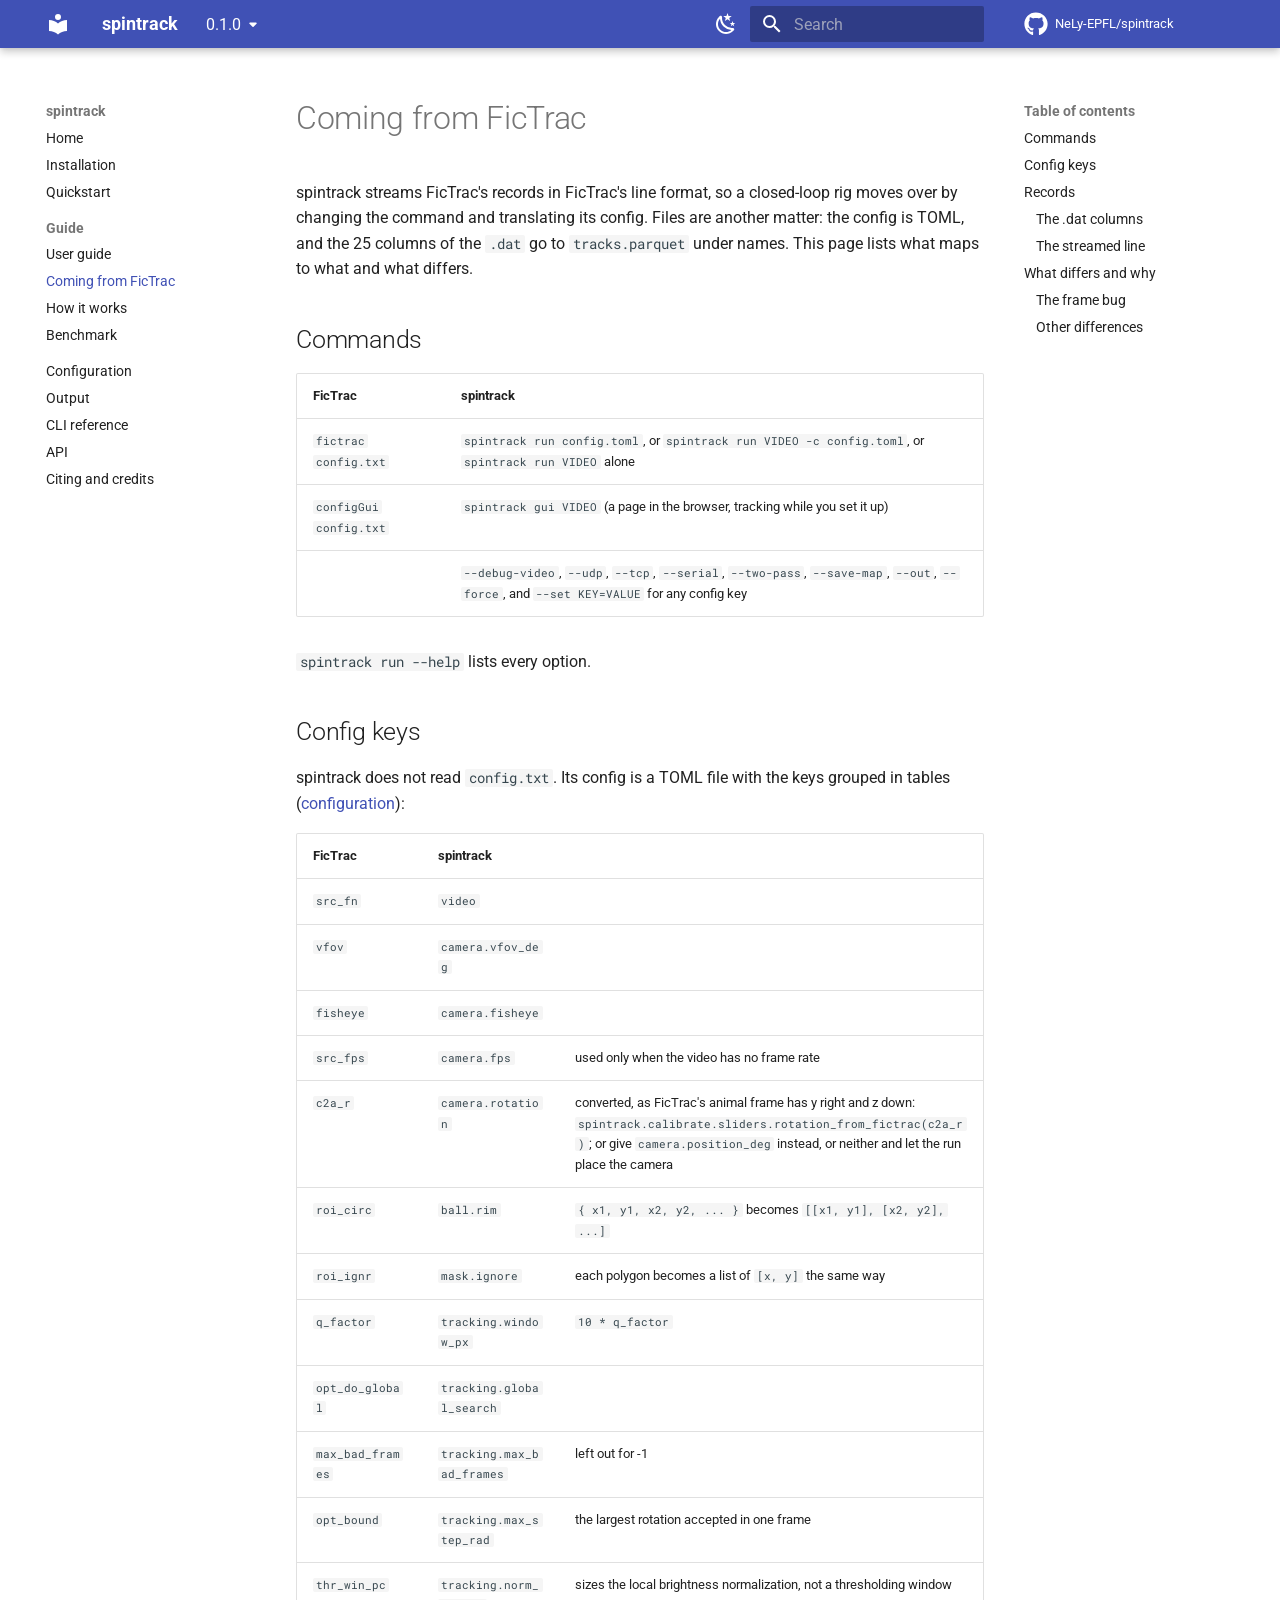
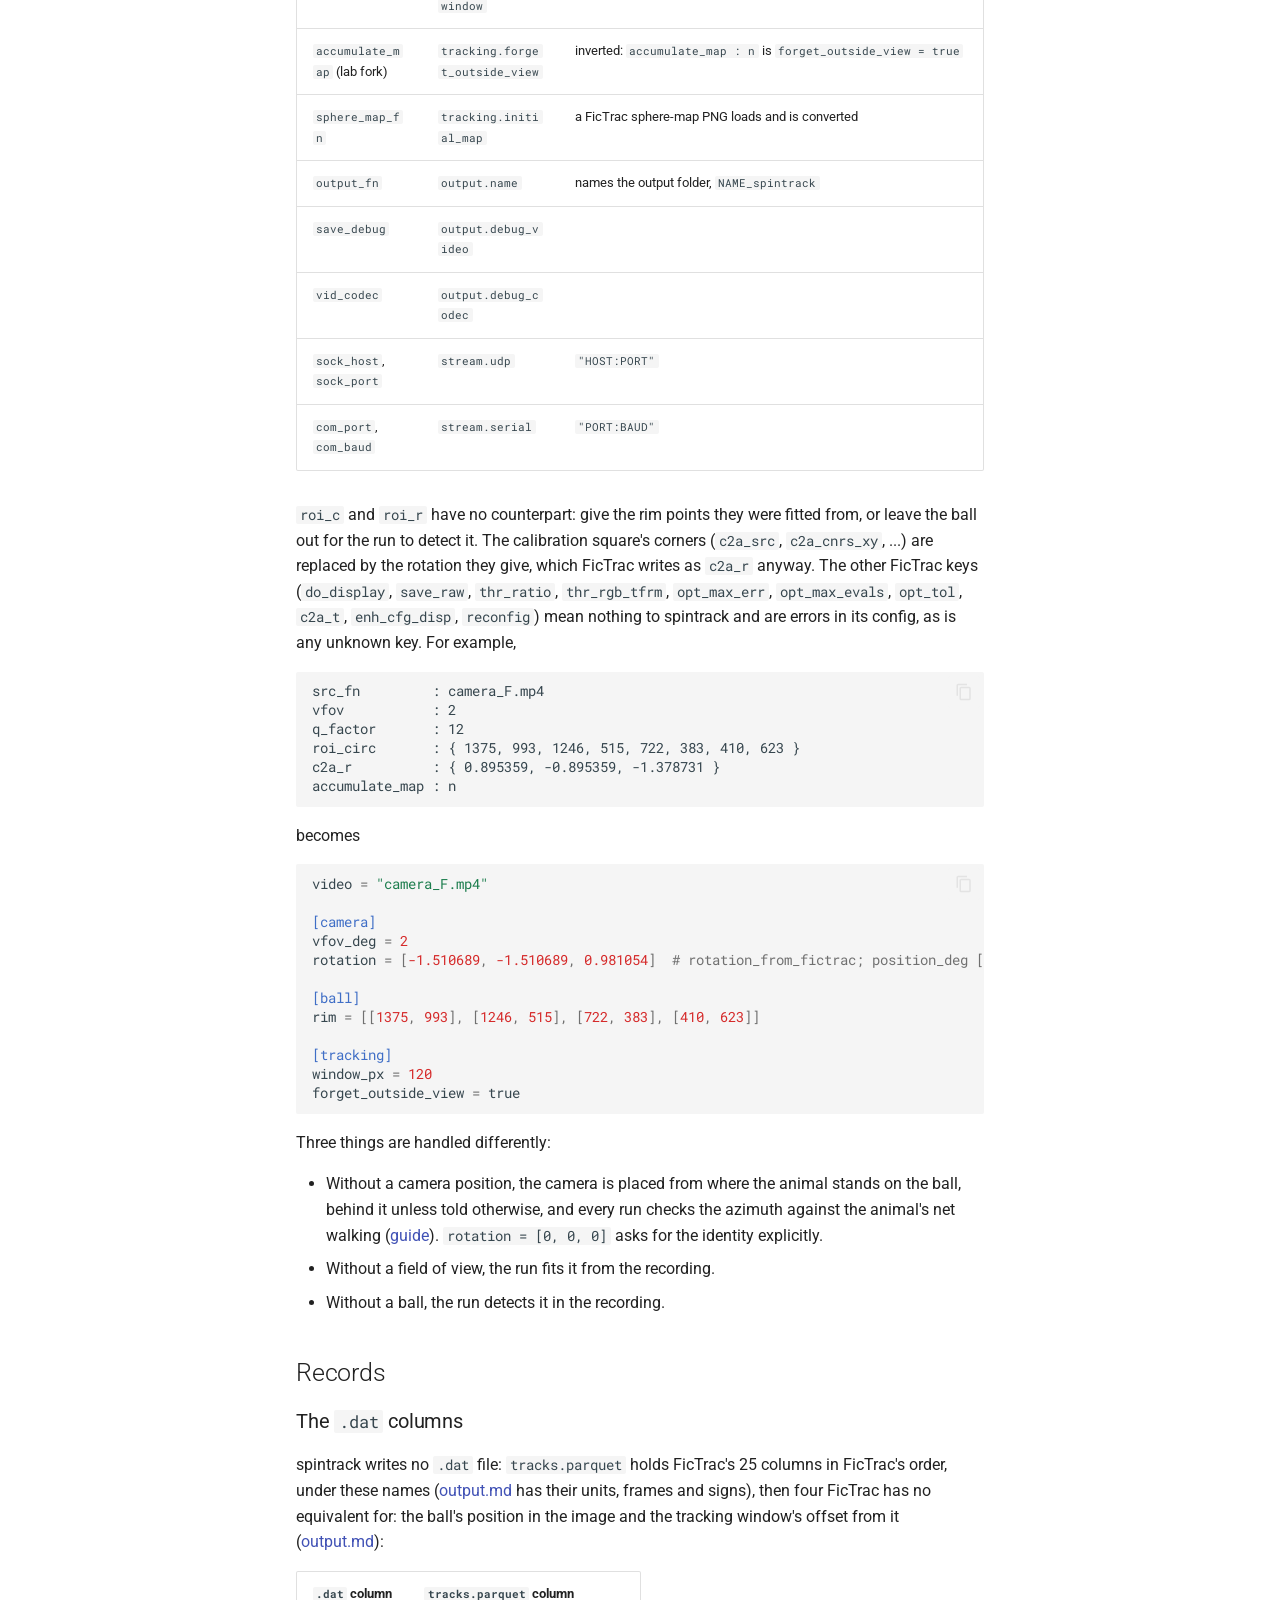
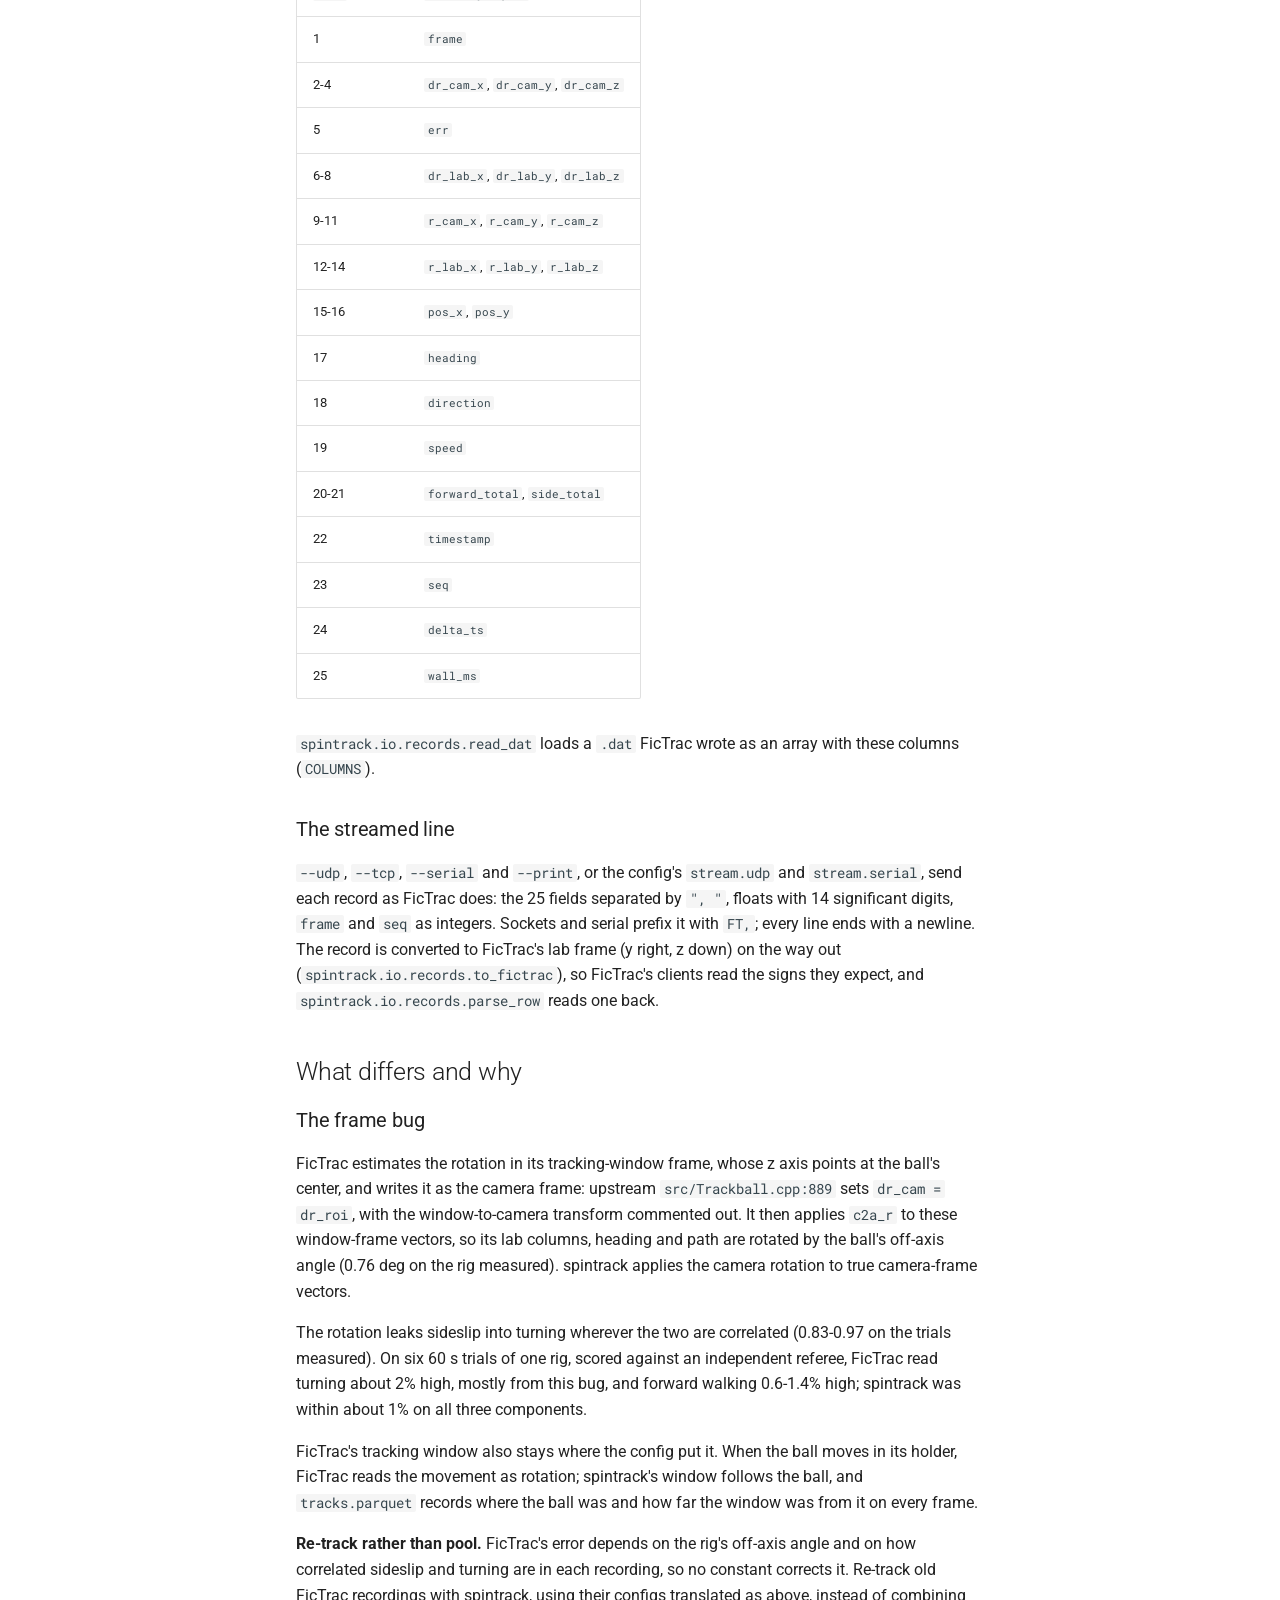
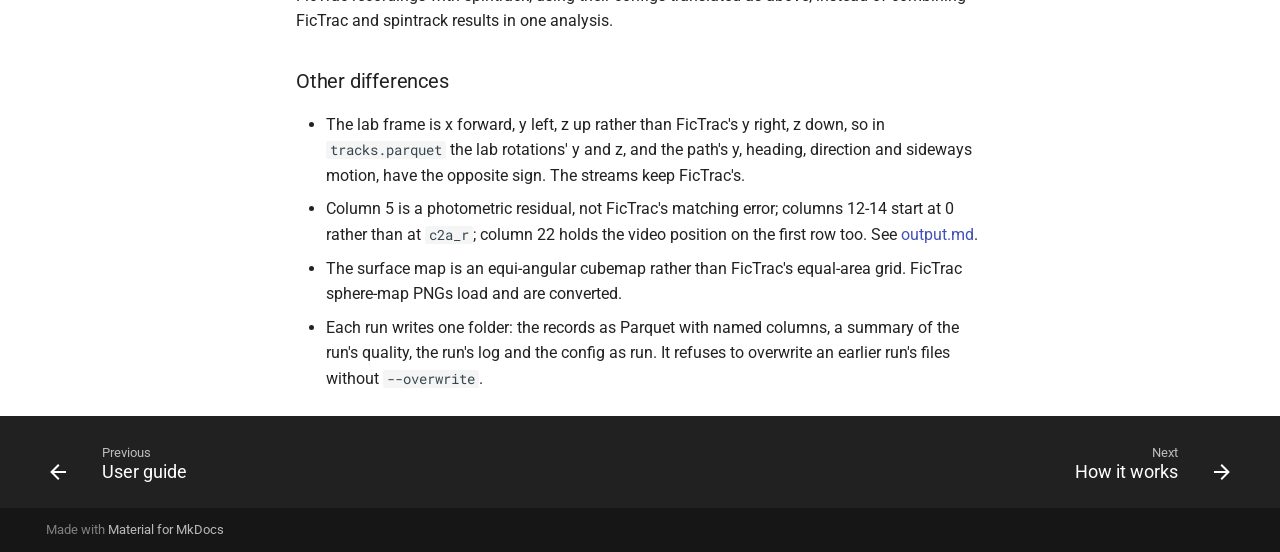
<file: 0.1.0/fictrac/index.html>
<!doctype html>
<html lang="en" class="no-js">
  <head>
    
      <meta charset="utf-8">
      <meta name="viewport" content="width=device-width,initial-scale=1">
      
        <meta name="description" content="Track the rotation of a spherical treadmill (trackball) from video">
      
      
      
        <link rel="canonical" href="https://nely-epfl.github.io/spintrack/0.1.0/fictrac/">
      
      
        <link rel="prev" href="../guide/">
      
      
        <link rel="next" href="../algorithm/">
      
      
        
      
      
      <link rel="icon" href="../assets/images/favicon.png">
      <meta name="generator" content="mkdocs-1.6.1, mkdocs-material-9.7.7">
    
    
      
        <title>Coming from FicTrac - spintrack</title>
      
    
    
      <link rel="stylesheet" href="../assets/stylesheets/main.ec1eaa64.min.css">
      
        
        <link rel="stylesheet" href="../assets/stylesheets/palette.ab4e12ef.min.css">
      
      


    
    
      
    
    
      
        
        
        <link rel="preconnect" href="https://fonts.gstatic.com" crossorigin>
        <link rel="stylesheet" href="https://fonts.googleapis.com/css?family=Roboto:300,300i,400,400i,700,700i%7CRoboto+Mono:400,400i,700,700i&display=fallback">
        <style>:root{--md-text-font:"Roboto";--md-code-font:"Roboto Mono"}</style>
      
    
    
      <link rel="stylesheet" href="../assets/_mkdocstrings.css">
    
    <script>__md_scope=new URL("..",location),__md_hash=e=>[...e].reduce(((e,_)=>(e<<5)-e+_.charCodeAt(0)),0),__md_get=(e,_=localStorage,t=__md_scope)=>JSON.parse(_.getItem(t.pathname+"."+e)),__md_set=(e,_,t=localStorage,a=__md_scope)=>{try{t.setItem(a.pathname+"."+e,JSON.stringify(_))}catch(e){}}</script>
    
      

    
    
  </head>
  
  
    
    
      
    
    
    
    
    <body dir="ltr" data-md-color-scheme="default" data-md-color-primary="indigo" data-md-color-accent="indigo">
  
    
    <input class="md-toggle" data-md-toggle="drawer" type="checkbox" id="__drawer" autocomplete="off">
    <input class="md-toggle" data-md-toggle="search" type="checkbox" id="__search" autocomplete="off">
    <label class="md-overlay" for="__drawer"></label>
    <div data-md-component="skip">
      
        
        <a href="#coming-from-fictrac" class="md-skip">
          Skip to content
        </a>
      
    </div>
    <div data-md-component="announce">
      
    </div>
    
      <div data-md-color-scheme="default" data-md-component="outdated" hidden>
        
      </div>
    
    
      

  

<header class="md-header md-header--shadow" data-md-component="header">
  <nav class="md-header__inner md-grid" aria-label="Header">
    <a href=".." title="spintrack" class="md-header__button md-logo" aria-label="spintrack" data-md-component="logo">
      
  
  <svg xmlns="http://www.w3.org/2000/svg" viewBox="0 0 24 24"><path d="M12 8a3 3 0 0 0 3-3 3 3 0 0 0-3-3 3 3 0 0 0-3 3 3 3 0 0 0 3 3m0 3.54C9.64 9.35 6.5 8 3 8v11c3.5 0 6.64 1.35 9 3.54 2.36-2.19 5.5-3.54 9-3.54V8c-3.5 0-6.64 1.35-9 3.54"/></svg>

    </a>
    <label class="md-header__button md-icon" for="__drawer">
      
      <svg xmlns="http://www.w3.org/2000/svg" viewBox="0 0 24 24"><path d="M3 6h18v2H3zm0 5h18v2H3zm0 5h18v2H3z"/></svg>
    </label>
    <div class="md-header__title" data-md-component="header-title">
      <div class="md-header__ellipsis">
        <div class="md-header__topic">
          <span class="md-ellipsis">
            spintrack
          </span>
        </div>
        <div class="md-header__topic" data-md-component="header-topic">
          <span class="md-ellipsis">
            
              Coming from FicTrac
            
          </span>
        </div>
      </div>
    </div>
    
      
        <form class="md-header__option" data-md-component="palette">
  
    
    
    
    <input class="md-option" data-md-color-media="(prefers-color-scheme: light)" data-md-color-scheme="default" data-md-color-primary="indigo" data-md-color-accent="indigo"  aria-label="Switch to dark mode"  type="radio" name="__palette" id="__palette_0">
    
      <label class="md-header__button md-icon" title="Switch to dark mode" for="__palette_1" hidden>
        <svg xmlns="http://www.w3.org/2000/svg" viewBox="0 0 24 24"><path d="m17.75 4.09-2.53 1.94.91 3.06-2.63-1.81-2.63 1.81.91-3.06-2.53-1.94L12.44 4l1.06-3 1.06 3zm3.5 6.91-1.64 1.25.59 1.98-1.7-1.17-1.7 1.17.59-1.98L15.75 11l2.06-.05L18.5 9l.69 1.95zm-2.28 4.95c.83-.08 1.72 1.1 1.19 1.85-.32.45-.66.87-1.08 1.27C15.17 23 8.84 23 4.94 19.07c-3.91-3.9-3.91-10.24 0-14.14.4-.4.82-.76 1.27-1.08.75-.53 1.93.36 1.85 1.19-.27 2.86.69 5.83 2.89 8.02a9.96 9.96 0 0 0 8.02 2.89m-1.64 2.02a12.08 12.08 0 0 1-7.8-3.47c-2.17-2.19-3.33-5-3.49-7.82-2.81 3.14-2.7 7.96.31 10.98 3.02 3.01 7.84 3.12 10.98.31"/></svg>
      </label>
    
  
    
    
    
    <input class="md-option" data-md-color-media="(prefers-color-scheme: dark)" data-md-color-scheme="slate" data-md-color-primary="indigo" data-md-color-accent="indigo"  aria-label="Switch to light mode"  type="radio" name="__palette" id="__palette_1">
    
      <label class="md-header__button md-icon" title="Switch to light mode" for="__palette_0" hidden>
        <svg xmlns="http://www.w3.org/2000/svg" viewBox="0 0 24 24"><path d="M12 7a5 5 0 0 1 5 5 5 5 0 0 1-5 5 5 5 0 0 1-5-5 5 5 0 0 1 5-5m0 2a3 3 0 0 0-3 3 3 3 0 0 0 3 3 3 3 0 0 0 3-3 3 3 0 0 0-3-3m0-7 2.39 3.42C13.65 5.15 12.84 5 12 5s-1.65.15-2.39.42zM3.34 7l4.16-.35A7.2 7.2 0 0 0 5.94 8.5c-.44.74-.69 1.5-.83 2.29zm.02 10 1.76-3.77a7.131 7.131 0 0 0 2.38 4.14zM20.65 7l-1.77 3.79a7.02 7.02 0 0 0-2.38-4.15zm-.01 10-4.14.36c.59-.51 1.12-1.14 1.54-1.86.42-.73.69-1.5.83-2.29zM12 22l-2.41-3.44c.74.27 1.55.44 2.41.44.82 0 1.63-.17 2.37-.44z"/></svg>
      </label>
    
  
</form>
      
    
    
      <script>var palette=__md_get("__palette");if(palette&&palette.color){if("(prefers-color-scheme)"===palette.color.media){var media=matchMedia("(prefers-color-scheme: light)"),input=document.querySelector(media.matches?"[data-md-color-media='(prefers-color-scheme: light)']":"[data-md-color-media='(prefers-color-scheme: dark)']");palette.color.media=input.getAttribute("data-md-color-media"),palette.color.scheme=input.getAttribute("data-md-color-scheme"),palette.color.primary=input.getAttribute("data-md-color-primary"),palette.color.accent=input.getAttribute("data-md-color-accent")}for(var[key,value]of Object.entries(palette.color))document.body.setAttribute("data-md-color-"+key,value)}</script>
    
    
    
      
      
        <label class="md-header__button md-icon" for="__search">
          
          <svg xmlns="http://www.w3.org/2000/svg" viewBox="0 0 24 24"><path d="M9.5 3A6.5 6.5 0 0 1 16 9.5c0 1.61-.59 3.09-1.56 4.23l.27.27h.79l5 5-1.5 1.5-5-5v-.79l-.27-.27A6.52 6.52 0 0 1 9.5 16 6.5 6.5 0 0 1 3 9.5 6.5 6.5 0 0 1 9.5 3m0 2C7 5 5 7 5 9.5S7 14 9.5 14 14 12 14 9.5 12 5 9.5 5"/></svg>
        </label>
        <div class="md-search" data-md-component="search" role="dialog">
  <label class="md-search__overlay" for="__search"></label>
  <div class="md-search__inner" role="search">
    <form class="md-search__form" name="search">
      <input type="text" class="md-search__input" name="query" aria-label="Search" placeholder="Search" autocapitalize="off" autocorrect="off" autocomplete="off" spellcheck="false" data-md-component="search-query" required>
      <label class="md-search__icon md-icon" for="__search">
        
        <svg xmlns="http://www.w3.org/2000/svg" viewBox="0 0 24 24"><path d="M9.5 3A6.5 6.5 0 0 1 16 9.5c0 1.61-.59 3.09-1.56 4.23l.27.27h.79l5 5-1.5 1.5-5-5v-.79l-.27-.27A6.52 6.52 0 0 1 9.5 16 6.5 6.5 0 0 1 3 9.5 6.5 6.5 0 0 1 9.5 3m0 2C7 5 5 7 5 9.5S7 14 9.5 14 14 12 14 9.5 12 5 9.5 5"/></svg>
        
        <svg xmlns="http://www.w3.org/2000/svg" viewBox="0 0 24 24"><path d="M20 11v2H8l5.5 5.5-1.42 1.42L4.16 12l7.92-7.92L13.5 5.5 8 11z"/></svg>
      </label>
      <nav class="md-search__options" aria-label="Search">
        
        <button type="reset" class="md-search__icon md-icon" title="Clear" aria-label="Clear" tabindex="-1">
          
          <svg xmlns="http://www.w3.org/2000/svg" viewBox="0 0 24 24"><path d="M19 6.41 17.59 5 12 10.59 6.41 5 5 6.41 10.59 12 5 17.59 6.41 19 12 13.41 17.59 19 19 17.59 13.41 12z"/></svg>
        </button>
      </nav>
      
        <div class="md-search__suggest" data-md-component="search-suggest"></div>
      
    </form>
    <div class="md-search__output">
      <div class="md-search__scrollwrap" tabindex="0" data-md-scrollfix>
        <div class="md-search-result" data-md-component="search-result">
          <div class="md-search-result__meta">
            Initializing search
          </div>
          <ol class="md-search-result__list" role="presentation"></ol>
        </div>
      </div>
    </div>
  </div>
</div>
      
    
    
      <div class="md-header__source">
        <a href="https://github.com/NeLy-EPFL/spintrack" title="Go to repository" class="md-source" data-md-component="source">
  <div class="md-source__icon md-icon">
    
    <svg xmlns="http://www.w3.org/2000/svg" viewBox="0 0 512 512"><!--! Font Awesome Free 7.1.0 by @fontawesome - https://fontawesome.com License - https://fontawesome.com/license/free (Icons: CC BY 4.0, Fonts: SIL OFL 1.1, Code: MIT License) Copyright 2025 Fonticons, Inc.--><path d="M173.9 397.4c0 2-2.3 3.6-5.2 3.6-3.3.3-5.6-1.3-5.6-3.6 0-2 2.3-3.6 5.2-3.6 3-.3 5.6 1.3 5.6 3.6m-31.1-4.5c-.7 2 1.3 4.3 4.3 4.9 2.6 1 5.6 0 6.2-2s-1.3-4.3-4.3-5.2c-2.6-.7-5.5.3-6.2 2.3m44.2-1.7c-2.9.7-4.9 2.6-4.6 4.9.3 2 2.9 3.3 5.9 2.6 2.9-.7 4.9-2.6 4.6-4.6-.3-1.9-3-3.2-5.9-2.9M252.8 8C114.1 8 8 113.3 8 252c0 110.9 69.8 205.8 169.5 239.2 12.8 2.3 17.3-5.6 17.3-12.1 0-6.2-.3-40.4-.3-61.4 0 0-70 15-84.7-29.8 0 0-11.4-29.1-27.8-36.6 0 0-22.9-15.7 1.6-15.4 0 0 24.9 2 38.6 25.8 21.9 38.6 58.6 27.5 72.9 20.9 2.3-16 8.8-27.1 16-33.7-55.9-6.2-112.3-14.3-112.3-110.5 0-27.5 7.6-41.3 23.6-58.9-2.6-6.5-11.1-33.3 2.6-67.9 20.9-6.5 69 27 69 27 20-5.6 41.5-8.5 62.8-8.5s42.8 2.9 62.8 8.5c0 0 48.1-33.6 69-27 13.7 34.7 5.2 61.4 2.6 67.9 16 17.7 25.8 31.5 25.8 58.9 0 96.5-58.9 104.2-114.8 110.5 9.2 7.9 17 22.9 17 46.4 0 33.7-.3 75.4-.3 83.6 0 6.5 4.6 14.4 17.3 12.1C436.2 457.8 504 362.9 504 252 504 113.3 391.5 8 252.8 8M105.2 352.9c-1.3 1-1 3.3.7 5.2 1.6 1.6 3.9 2.3 5.2 1 1.3-1 1-3.3-.7-5.2-1.6-1.6-3.9-2.3-5.2-1m-10.8-8.1c-.7 1.3.3 2.9 2.3 3.9 1.6 1 3.6.7 4.3-.7.7-1.3-.3-2.9-2.3-3.9-2-.6-3.6-.3-4.3.7m32.4 35.6c-1.6 1.3-1 4.3 1.3 6.2 2.3 2.3 5.2 2.6 6.5 1 1.3-1.3.7-4.3-1.3-6.2-2.2-2.3-5.2-2.6-6.5-1m-11.4-14.7c-1.6 1-1.6 3.6 0 5.9s4.3 3.3 5.6 2.3c1.6-1.3 1.6-3.9 0-6.2-1.4-2.3-4-3.3-5.6-2"/></svg>
  </div>
  <div class="md-source__repository">
    NeLy-EPFL/spintrack
  </div>
</a>
      </div>
    
  </nav>
  
</header>
    
    <div class="md-container" data-md-component="container">
      
      
        
          
        
      
      <main class="md-main" data-md-component="main">
        <div class="md-main__inner md-grid">
          
            
              
              <div class="md-sidebar md-sidebar--primary" data-md-component="sidebar" data-md-type="navigation" >
                <div class="md-sidebar__scrollwrap">
                  <div class="md-sidebar__inner">
                    



<nav class="md-nav md-nav--primary" aria-label="Navigation" data-md-level="0">
  <label class="md-nav__title" for="__drawer">
    <a href=".." title="spintrack" class="md-nav__button md-logo" aria-label="spintrack" data-md-component="logo">
      
  
  <svg xmlns="http://www.w3.org/2000/svg" viewBox="0 0 24 24"><path d="M12 8a3 3 0 0 0 3-3 3 3 0 0 0-3-3 3 3 0 0 0-3 3 3 3 0 0 0 3 3m0 3.54C9.64 9.35 6.5 8 3 8v11c3.5 0 6.64 1.35 9 3.54 2.36-2.19 5.5-3.54 9-3.54V8c-3.5 0-6.64 1.35-9 3.54"/></svg>

    </a>
    spintrack
  </label>
  
    <div class="md-nav__source">
      <a href="https://github.com/NeLy-EPFL/spintrack" title="Go to repository" class="md-source" data-md-component="source">
  <div class="md-source__icon md-icon">
    
    <svg xmlns="http://www.w3.org/2000/svg" viewBox="0 0 512 512"><!--! Font Awesome Free 7.1.0 by @fontawesome - https://fontawesome.com License - https://fontawesome.com/license/free (Icons: CC BY 4.0, Fonts: SIL OFL 1.1, Code: MIT License) Copyright 2025 Fonticons, Inc.--><path d="M173.9 397.4c0 2-2.3 3.6-5.2 3.6-3.3.3-5.6-1.3-5.6-3.6 0-2 2.3-3.6 5.2-3.6 3-.3 5.6 1.3 5.6 3.6m-31.1-4.5c-.7 2 1.3 4.3 4.3 4.9 2.6 1 5.6 0 6.2-2s-1.3-4.3-4.3-5.2c-2.6-.7-5.5.3-6.2 2.3m44.2-1.7c-2.9.7-4.9 2.6-4.6 4.9.3 2 2.9 3.3 5.9 2.6 2.9-.7 4.9-2.6 4.6-4.6-.3-1.9-3-3.2-5.9-2.9M252.8 8C114.1 8 8 113.3 8 252c0 110.9 69.8 205.8 169.5 239.2 12.8 2.3 17.3-5.6 17.3-12.1 0-6.2-.3-40.4-.3-61.4 0 0-70 15-84.7-29.8 0 0-11.4-29.1-27.8-36.6 0 0-22.9-15.7 1.6-15.4 0 0 24.9 2 38.6 25.8 21.9 38.6 58.6 27.5 72.9 20.9 2.3-16 8.8-27.1 16-33.7-55.9-6.2-112.3-14.3-112.3-110.5 0-27.5 7.6-41.3 23.6-58.9-2.6-6.5-11.1-33.3 2.6-67.9 20.9-6.5 69 27 69 27 20-5.6 41.5-8.5 62.8-8.5s42.8 2.9 62.8 8.5c0 0 48.1-33.6 69-27 13.7 34.7 5.2 61.4 2.6 67.9 16 17.7 25.8 31.5 25.8 58.9 0 96.5-58.9 104.2-114.8 110.5 9.2 7.9 17 22.9 17 46.4 0 33.7-.3 75.4-.3 83.6 0 6.5 4.6 14.4 17.3 12.1C436.2 457.8 504 362.9 504 252 504 113.3 391.5 8 252.8 8M105.2 352.9c-1.3 1-1 3.3.7 5.2 1.6 1.6 3.9 2.3 5.2 1 1.3-1 1-3.3-.7-5.2-1.6-1.6-3.9-2.3-5.2-1m-10.8-8.1c-.7 1.3.3 2.9 2.3 3.9 1.6 1 3.6.7 4.3-.7.7-1.3-.3-2.9-2.3-3.9-2-.6-3.6-.3-4.3.7m32.4 35.6c-1.6 1.3-1 4.3 1.3 6.2 2.3 2.3 5.2 2.6 6.5 1 1.3-1.3.7-4.3-1.3-6.2-2.2-2.3-5.2-2.6-6.5-1m-11.4-14.7c-1.6 1-1.6 3.6 0 5.9s4.3 3.3 5.6 2.3c1.6-1.3 1.6-3.9 0-6.2-1.4-2.3-4-3.3-5.6-2"/></svg>
  </div>
  <div class="md-source__repository">
    NeLy-EPFL/spintrack
  </div>
</a>
    </div>
  
  <ul class="md-nav__list" data-md-scrollfix>
    
      
      
  
  
  
  
    <li class="md-nav__item">
      <a href=".." class="md-nav__link">
        
  
  
  <span class="md-ellipsis">
    
  
    Home
  

    
  </span>
  
  

      </a>
    </li>
  

    
      
      
  
  
  
  
    <li class="md-nav__item">
      <a href="../installation/" class="md-nav__link">
        
  
  
  <span class="md-ellipsis">
    
  
    Installation
  

    
  </span>
  
  

      </a>
    </li>
  

    
      
      
  
  
  
  
    <li class="md-nav__item">
      <a href="../quickstart/" class="md-nav__link">
        
  
  
  <span class="md-ellipsis">
    
  
    Quickstart
  

    
  </span>
  
  

      </a>
    </li>
  

    
      
      
  
  
    
  
  
  
    
    
    
    
      
        
        
      
    
    
    <li class="md-nav__item md-nav__item--active md-nav__item--section md-nav__item--nested">
      
        
        
        <input class="md-nav__toggle md-toggle " type="checkbox" id="__nav_4" checked>
        
          
          <label class="md-nav__link" for="__nav_4" id="__nav_4_label" tabindex="">
            
  
  
  <span class="md-ellipsis">
    
  
    Guide
  

    
  </span>
  
  

            <span class="md-nav__icon md-icon"></span>
          </label>
        
        <nav class="md-nav" data-md-level="1" aria-labelledby="__nav_4_label" aria-expanded="true">
          <label class="md-nav__title" for="__nav_4">
            <span class="md-nav__icon md-icon"></span>
            
  
    Guide
  

          </label>
          <ul class="md-nav__list" data-md-scrollfix>
            
              
                
  
  
  
  
    <li class="md-nav__item">
      <a href="../guide/" class="md-nav__link">
        
  
  
  <span class="md-ellipsis">
    
  
    User guide
  

    
  </span>
  
  

      </a>
    </li>
  

              
            
              
                
  
  
    
  
  
  
    <li class="md-nav__item md-nav__item--active">
      
      <input class="md-nav__toggle md-toggle" type="checkbox" id="__toc">
      
      
        
      
      
        <label class="md-nav__link md-nav__link--active" for="__toc">
          
  
  
  <span class="md-ellipsis">
    
  
    Coming from FicTrac
  

    
  </span>
  
  

          <span class="md-nav__icon md-icon"></span>
        </label>
      
      <a href="./" class="md-nav__link md-nav__link--active">
        
  
  
  <span class="md-ellipsis">
    
  
    Coming from FicTrac
  

    
  </span>
  
  

      </a>
      
        

<nav class="md-nav md-nav--secondary" aria-label="Table of contents">
  
  
  
    
  
  
    <label class="md-nav__title" for="__toc">
      <span class="md-nav__icon md-icon"></span>
      Table of contents
    </label>
    <ul class="md-nav__list" data-md-component="toc" data-md-scrollfix>
      
        <li class="md-nav__item">
  <a href="#commands" class="md-nav__link">
    <span class="md-ellipsis">
      
        Commands
      
    </span>
  </a>
  
</li>
      
        <li class="md-nav__item">
  <a href="#config-keys" class="md-nav__link">
    <span class="md-ellipsis">
      
        Config keys
      
    </span>
  </a>
  
</li>
      
        <li class="md-nav__item">
  <a href="#records" class="md-nav__link">
    <span class="md-ellipsis">
      
        Records
      
    </span>
  </a>
  
    <nav class="md-nav" aria-label="Records">
      <ul class="md-nav__list">
        
          <li class="md-nav__item">
  <a href="#the-dat-columns" class="md-nav__link">
    <span class="md-ellipsis">
      
        The .dat columns
      
    </span>
  </a>
  
</li>
        
          <li class="md-nav__item">
  <a href="#the-streamed-line" class="md-nav__link">
    <span class="md-ellipsis">
      
        The streamed line
      
    </span>
  </a>
  
</li>
        
      </ul>
    </nav>
  
</li>
      
        <li class="md-nav__item">
  <a href="#what-differs-and-why" class="md-nav__link">
    <span class="md-ellipsis">
      
        What differs and why
      
    </span>
  </a>
  
    <nav class="md-nav" aria-label="What differs and why">
      <ul class="md-nav__list">
        
          <li class="md-nav__item">
  <a href="#the-frame-bug" class="md-nav__link">
    <span class="md-ellipsis">
      
        The frame bug
      
    </span>
  </a>
  
</li>
        
          <li class="md-nav__item">
  <a href="#other-differences" class="md-nav__link">
    <span class="md-ellipsis">
      
        Other differences
      
    </span>
  </a>
  
</li>
        
      </ul>
    </nav>
  
</li>
      
    </ul>
  
</nav>
      
    </li>
  

              
            
              
                
  
  
  
  
    <li class="md-nav__item">
      <a href="../algorithm/" class="md-nav__link">
        
  
  
  <span class="md-ellipsis">
    
  
    How it works
  

    
  </span>
  
  

      </a>
    </li>
  

              
            
              
                
  
  
  
  
    <li class="md-nav__item">
      <a href="../benchmark/" class="md-nav__link">
        
  
  
  <span class="md-ellipsis">
    
  
    Benchmark
  

    
  </span>
  
  

      </a>
    </li>
  

              
            
          </ul>
        </nav>
      
    </li>
  

    
      
      
  
  
  
  
    <li class="md-nav__item">
      <a href="../configuration/" class="md-nav__link">
        
  
  
  <span class="md-ellipsis">
    
  
    Configuration
  

    
  </span>
  
  

      </a>
    </li>
  

    
      
      
  
  
  
  
    <li class="md-nav__item">
      <a href="../output/" class="md-nav__link">
        
  
  
  <span class="md-ellipsis">
    
  
    Output
  

    
  </span>
  
  

      </a>
    </li>
  

    
      
      
  
  
  
  
    <li class="md-nav__item">
      <a href="../cli/" class="md-nav__link">
        
  
  
  <span class="md-ellipsis">
    
  
    CLI reference
  

    
  </span>
  
  

      </a>
    </li>
  

    
      
      
  
  
  
  
    <li class="md-nav__item">
      <a href="../api/" class="md-nav__link">
        
  
  
  <span class="md-ellipsis">
    
  
    API
  

    
  </span>
  
  

      </a>
    </li>
  

    
      
      
  
  
  
  
    <li class="md-nav__item">
      <a href="../citing/" class="md-nav__link">
        
  
  
  <span class="md-ellipsis">
    
  
    Citing and credits
  

    
  </span>
  
  

      </a>
    </li>
  

    
  </ul>
</nav>
                  </div>
                </div>
              </div>
            
            
              
              <div class="md-sidebar md-sidebar--secondary" data-md-component="sidebar" data-md-type="toc" >
                <div class="md-sidebar__scrollwrap">
                  <div class="md-sidebar__inner">
                    

<nav class="md-nav md-nav--secondary" aria-label="Table of contents">
  
  
  
    
  
  
    <label class="md-nav__title" for="__toc">
      <span class="md-nav__icon md-icon"></span>
      Table of contents
    </label>
    <ul class="md-nav__list" data-md-component="toc" data-md-scrollfix>
      
        <li class="md-nav__item">
  <a href="#commands" class="md-nav__link">
    <span class="md-ellipsis">
      
        Commands
      
    </span>
  </a>
  
</li>
      
        <li class="md-nav__item">
  <a href="#config-keys" class="md-nav__link">
    <span class="md-ellipsis">
      
        Config keys
      
    </span>
  </a>
  
</li>
      
        <li class="md-nav__item">
  <a href="#records" class="md-nav__link">
    <span class="md-ellipsis">
      
        Records
      
    </span>
  </a>
  
    <nav class="md-nav" aria-label="Records">
      <ul class="md-nav__list">
        
          <li class="md-nav__item">
  <a href="#the-dat-columns" class="md-nav__link">
    <span class="md-ellipsis">
      
        The .dat columns
      
    </span>
  </a>
  
</li>
        
          <li class="md-nav__item">
  <a href="#the-streamed-line" class="md-nav__link">
    <span class="md-ellipsis">
      
        The streamed line
      
    </span>
  </a>
  
</li>
        
      </ul>
    </nav>
  
</li>
      
        <li class="md-nav__item">
  <a href="#what-differs-and-why" class="md-nav__link">
    <span class="md-ellipsis">
      
        What differs and why
      
    </span>
  </a>
  
    <nav class="md-nav" aria-label="What differs and why">
      <ul class="md-nav__list">
        
          <li class="md-nav__item">
  <a href="#the-frame-bug" class="md-nav__link">
    <span class="md-ellipsis">
      
        The frame bug
      
    </span>
  </a>
  
</li>
        
          <li class="md-nav__item">
  <a href="#other-differences" class="md-nav__link">
    <span class="md-ellipsis">
      
        Other differences
      
    </span>
  </a>
  
</li>
        
      </ul>
    </nav>
  
</li>
      
    </ul>
  
</nav>
                  </div>
                </div>
              </div>
            
          
          
            <div class="md-content" data-md-component="content">
              
              <article class="md-content__inner md-typeset">
                
                  


  
  


<h1 id="coming-from-fictrac">Coming from FicTrac<a class="headerlink" href="#coming-from-fictrac" title="Permanent link">&para;</a></h1>
<p>spintrack streams FicTrac's records in FicTrac's line format, so a closed-loop rig moves over by changing the command and translating its config. Files are another matter: the config is TOML, and the 25 columns of the <code>.dat</code> go to <code>tracks.parquet</code> under names. This page lists what maps to what and what differs.</p>
<h2 id="commands">Commands<a class="headerlink" href="#commands" title="Permanent link">&para;</a></h2>
<table>
<thead>
<tr>
<th>FicTrac</th>
<th>spintrack</th>
</tr>
</thead>
<tbody>
<tr>
<td><code>fictrac config.txt</code></td>
<td><code>spintrack run config.toml</code>, or <code>spintrack run VIDEO -c config.toml</code>, or <code>spintrack run VIDEO</code> alone</td>
</tr>
<tr>
<td><code>configGui config.txt</code></td>
<td><code>spintrack gui VIDEO</code> (a page in the browser, tracking while you set it up)</td>
</tr>
<tr>
<td></td>
<td><code>--debug-video</code>, <code>--udp</code>, <code>--tcp</code>, <code>--serial</code>, <code>--two-pass</code>, <code>--save-map</code>, <code>--out</code>, <code>--force</code>, and <code>--set KEY=VALUE</code> for any config key</td>
</tr>
</tbody>
</table>
<p><code>spintrack run --help</code> lists every option.</p>
<h2 id="config-keys">Config keys<a class="headerlink" href="#config-keys" title="Permanent link">&para;</a></h2>
<p>spintrack does not read <code>config.txt</code>. Its config is a TOML file with the keys grouped in tables (<a href="../configuration/">configuration</a>):</p>
<table>
<thead>
<tr>
<th>FicTrac</th>
<th>spintrack</th>
<th></th>
</tr>
</thead>
<tbody>
<tr>
<td><code>src_fn</code></td>
<td><code>video</code></td>
<td></td>
</tr>
<tr>
<td><code>vfov</code></td>
<td><code>camera.vfov_deg</code></td>
<td></td>
</tr>
<tr>
<td><code>fisheye</code></td>
<td><code>camera.fisheye</code></td>
<td></td>
</tr>
<tr>
<td><code>src_fps</code></td>
<td><code>camera.fps</code></td>
<td>used only when the video has no frame rate</td>
</tr>
<tr>
<td><code>c2a_r</code></td>
<td><code>camera.rotation</code></td>
<td>converted, as FicTrac's animal frame has y right and z down: <code>spintrack.calibrate.sliders.rotation_from_fictrac(c2a_r)</code>; or give <code>camera.position_deg</code> instead, or neither and let the run place the camera</td>
</tr>
<tr>
<td><code>roi_circ</code></td>
<td><code>ball.rim</code></td>
<td><code>{ x1, y1, x2, y2, ... }</code> becomes <code>[[x1, y1], [x2, y2], ...]</code></td>
</tr>
<tr>
<td><code>roi_ignr</code></td>
<td><code>mask.ignore</code></td>
<td>each polygon becomes a list of <code>[x, y]</code> the same way</td>
</tr>
<tr>
<td><code>q_factor</code></td>
<td><code>tracking.window_px</code></td>
<td><code>10 * q_factor</code></td>
</tr>
<tr>
<td><code>opt_do_global</code></td>
<td><code>tracking.global_search</code></td>
<td></td>
</tr>
<tr>
<td><code>max_bad_frames</code></td>
<td><code>tracking.max_bad_frames</code></td>
<td>left out for -1</td>
</tr>
<tr>
<td><code>opt_bound</code></td>
<td><code>tracking.max_step_rad</code></td>
<td>the largest rotation accepted in one frame</td>
</tr>
<tr>
<td><code>thr_win_pc</code></td>
<td><code>tracking.norm_window</code></td>
<td>sizes the local brightness normalization, not a thresholding window</td>
</tr>
<tr>
<td><code>accumulate_map</code> (lab fork)</td>
<td><code>tracking.forget_outside_view</code></td>
<td>inverted: <code>accumulate_map : n</code> is <code>forget_outside_view = true</code></td>
</tr>
<tr>
<td><code>sphere_map_fn</code></td>
<td><code>tracking.initial_map</code></td>
<td>a FicTrac sphere-map PNG loads and is converted</td>
</tr>
<tr>
<td><code>output_fn</code></td>
<td><code>output.name</code></td>
<td>names the output folder, <code>NAME_spintrack</code></td>
</tr>
<tr>
<td><code>save_debug</code></td>
<td><code>output.debug_video</code></td>
<td></td>
</tr>
<tr>
<td><code>vid_codec</code></td>
<td><code>output.debug_codec</code></td>
<td></td>
</tr>
<tr>
<td><code>sock_host</code>, <code>sock_port</code></td>
<td><code>stream.udp</code></td>
<td><code>"HOST:PORT"</code></td>
</tr>
<tr>
<td><code>com_port</code>, <code>com_baud</code></td>
<td><code>stream.serial</code></td>
<td><code>"PORT:BAUD"</code></td>
</tr>
</tbody>
</table>
<p><code>roi_c</code> and <code>roi_r</code> have no counterpart: give the rim points they were fitted from, or leave the ball out for the run to detect it. The calibration square's corners (<code>c2a_src</code>, <code>c2a_cnrs_xy</code>, ...) are replaced by the rotation they give, which FicTrac writes as <code>c2a_r</code> anyway. The other FicTrac keys (<code>do_display</code>, <code>save_raw</code>, <code>thr_ratio</code>, <code>thr_rgb_tfrm</code>, <code>opt_max_err</code>, <code>opt_max_evals</code>, <code>opt_tol</code>, <code>c2a_t</code>, <code>enh_cfg_disp</code>, <code>reconfig</code>) mean nothing to spintrack and are errors in its config, as is any unknown key. For example,</p>
<div class="highlight"><pre><span></span><code><a id="__codelineno-0-1" name="__codelineno-0-1" href="#__codelineno-0-1"></a>src_fn         : camera_F.mp4
<a id="__codelineno-0-2" name="__codelineno-0-2" href="#__codelineno-0-2"></a>vfov           : 2
<a id="__codelineno-0-3" name="__codelineno-0-3" href="#__codelineno-0-3"></a>q_factor       : 12
<a id="__codelineno-0-4" name="__codelineno-0-4" href="#__codelineno-0-4"></a>roi_circ       : { 1375, 993, 1246, 515, 722, 383, 410, 623 }
<a id="__codelineno-0-5" name="__codelineno-0-5" href="#__codelineno-0-5"></a>c2a_r          : { 0.895359, -0.895359, -1.378731 }
<a id="__codelineno-0-6" name="__codelineno-0-6" href="#__codelineno-0-6"></a>accumulate_map : n
</code></pre></div>
<p>becomes</p>
<div class="highlight"><pre><span></span><code><a id="__codelineno-1-1" name="__codelineno-1-1" href="#__codelineno-1-1"></a><span class="n">video</span><span class="w"> </span><span class="o">=</span><span class="w"> </span><span class="s2">"camera_F.mp4"</span>
<a id="__codelineno-1-2" name="__codelineno-1-2" href="#__codelineno-1-2"></a>
<a id="__codelineno-1-3" name="__codelineno-1-3" href="#__codelineno-1-3"></a><span class="k">[camera]</span>
<a id="__codelineno-1-4" name="__codelineno-1-4" href="#__codelineno-1-4"></a><span class="n">vfov_deg</span><span class="w"> </span><span class="o">=</span><span class="w"> </span><span class="mi">2</span>
<a id="__codelineno-1-5" name="__codelineno-1-5" href="#__codelineno-1-5"></a><span class="n">rotation</span><span class="w"> </span><span class="o">=</span><span class="w"> </span><span class="p">[</span><span class="mf">-1.510689</span><span class="p">,</span><span class="w"> </span><span class="mf">-1.510689</span><span class="p">,</span><span class="w"> </span><span class="mf">0.981054</span><span class="p">]</span><span class="w">  </span><span class="c1"># rotation_from_fictrac; position_deg [24, 0, 0]</span>
<a id="__codelineno-1-6" name="__codelineno-1-6" href="#__codelineno-1-6"></a>
<a id="__codelineno-1-7" name="__codelineno-1-7" href="#__codelineno-1-7"></a><span class="k">[ball]</span>
<a id="__codelineno-1-8" name="__codelineno-1-8" href="#__codelineno-1-8"></a><span class="n">rim</span><span class="w"> </span><span class="o">=</span><span class="w"> </span><span class="p">[[</span><span class="mi">1375</span><span class="p">,</span><span class="w"> </span><span class="mi">993</span><span class="p">],</span><span class="w"> </span><span class="p">[</span><span class="mi">1246</span><span class="p">,</span><span class="w"> </span><span class="mi">515</span><span class="p">],</span><span class="w"> </span><span class="p">[</span><span class="mi">722</span><span class="p">,</span><span class="w"> </span><span class="mi">383</span><span class="p">],</span><span class="w"> </span><span class="p">[</span><span class="mi">410</span><span class="p">,</span><span class="w"> </span><span class="mi">623</span><span class="p">]]</span>
<a id="__codelineno-1-9" name="__codelineno-1-9" href="#__codelineno-1-9"></a>
<a id="__codelineno-1-10" name="__codelineno-1-10" href="#__codelineno-1-10"></a><span class="k">[tracking]</span>
<a id="__codelineno-1-11" name="__codelineno-1-11" href="#__codelineno-1-11"></a><span class="n">window_px</span><span class="w"> </span><span class="o">=</span><span class="w"> </span><span class="mi">120</span>
<a id="__codelineno-1-12" name="__codelineno-1-12" href="#__codelineno-1-12"></a><span class="n">forget_outside_view</span><span class="w"> </span><span class="o">=</span><span class="w"> </span><span class="kc">true</span>
</code></pre></div>
<p>Three things are handled differently:</p>
<ul>
<li>Without a camera position, the camera is placed from where the animal stands on the ball, behind it unless told otherwise, and every run checks the azimuth against the animal's net walking (<a href="../configuration/#the-camera-position">guide</a>). <code>rotation = [0, 0, 0]</code> asks for the identity explicitly.</li>
<li>Without a field of view, the run fits it from the recording.</li>
<li>Without a ball, the run detects it in the recording.</li>
</ul>
<h2 id="records">Records<a class="headerlink" href="#records" title="Permanent link">&para;</a></h2>
<h3 id="the-dat-columns">The <code>.dat</code> columns<a class="headerlink" href="#the-dat-columns" title="Permanent link">&para;</a></h3>
<p>spintrack writes no <code>.dat</code> file: <code>tracks.parquet</code> holds FicTrac's 25 columns in FicTrac's order, under these names (<a href="../output/#the-25-columns">output.md</a> has their units, frames and signs), then four FicTrac has no equivalent for: the ball's position in the image and the tracking window's offset from it (<a href="../output/#the-balls-position">output.md</a>):</p>
<table>
<thead>
<tr>
<th><code>.dat</code> column</th>
<th><code>tracks.parquet</code> column</th>
</tr>
</thead>
<tbody>
<tr>
<td>1</td>
<td><code>frame</code></td>
</tr>
<tr>
<td>2-4</td>
<td><code>dr_cam_x</code>, <code>dr_cam_y</code>, <code>dr_cam_z</code></td>
</tr>
<tr>
<td>5</td>
<td><code>err</code></td>
</tr>
<tr>
<td>6-8</td>
<td><code>dr_lab_x</code>, <code>dr_lab_y</code>, <code>dr_lab_z</code></td>
</tr>
<tr>
<td>9-11</td>
<td><code>r_cam_x</code>, <code>r_cam_y</code>, <code>r_cam_z</code></td>
</tr>
<tr>
<td>12-14</td>
<td><code>r_lab_x</code>, <code>r_lab_y</code>, <code>r_lab_z</code></td>
</tr>
<tr>
<td>15-16</td>
<td><code>pos_x</code>, <code>pos_y</code></td>
</tr>
<tr>
<td>17</td>
<td><code>heading</code></td>
</tr>
<tr>
<td>18</td>
<td><code>direction</code></td>
</tr>
<tr>
<td>19</td>
<td><code>speed</code></td>
</tr>
<tr>
<td>20-21</td>
<td><code>forward_total</code>, <code>side_total</code></td>
</tr>
<tr>
<td>22</td>
<td><code>timestamp</code></td>
</tr>
<tr>
<td>23</td>
<td><code>seq</code></td>
</tr>
<tr>
<td>24</td>
<td><code>delta_ts</code></td>
</tr>
<tr>
<td>25</td>
<td><code>wall_ms</code></td>
</tr>
</tbody>
</table>
<p><code>spintrack.io.records.read_dat</code> loads a <code>.dat</code> FicTrac wrote as an array with these columns (<code>COLUMNS</code>).</p>
<h3 id="the-streamed-line">The streamed line<a class="headerlink" href="#the-streamed-line" title="Permanent link">&para;</a></h3>
<p><code>--udp</code>, <code>--tcp</code>, <code>--serial</code> and <code>--print</code>, or the config's <code>stream.udp</code> and <code>stream.serial</code>, send each record as FicTrac does: the 25 fields separated by <code>", "</code>, floats with 14 significant digits, <code>frame</code> and <code>seq</code> as integers. Sockets and serial prefix it with <code>FT,</code>; every line ends with a newline. The record is converted to FicTrac's lab frame (y right, z down) on the way out (<code>spintrack.io.records.to_fictrac</code>), so FicTrac's clients read the signs they expect, and <code>spintrack.io.records.parse_row</code> reads one back.</p>
<h2 id="what-differs-and-why">What differs and why<a class="headerlink" href="#what-differs-and-why" title="Permanent link">&para;</a></h2>
<h3 id="the-frame-bug">The frame bug<a class="headerlink" href="#the-frame-bug" title="Permanent link">&para;</a></h3>
<p>FicTrac estimates the rotation in its tracking-window frame, whose z axis points at the ball's center, and writes it as the camera frame: upstream <code>src/Trackball.cpp:889</code> sets <code>dr_cam = dr_roi</code>, with the window-to-camera transform commented out. It then applies <code>c2a_r</code> to these window-frame vectors, so its lab columns, heading and path are rotated by the ball's off-axis angle (0.76 deg on the rig measured). spintrack applies the camera rotation to true camera-frame vectors.</p>
<p>The rotation leaks sideslip into turning wherever the two are correlated (0.83-0.97 on the trials measured). On six 60 s trials of one rig, scored against an independent referee, FicTrac read turning about 2% high, mostly from this bug, and forward walking 0.6-1.4% high; spintrack was within about 1% on all three components.</p>
<p>FicTrac's tracking window also stays where the config put it. When the ball moves in its holder, FicTrac reads the movement as rotation; spintrack's window follows the ball, and <code>tracks.parquet</code> records where the ball was and how far the window was from it on every frame.</p>
<p><strong>Re-track rather than pool.</strong> FicTrac's error depends on the rig's off-axis angle and on how correlated sideslip and turning are in each recording, so no constant corrects it. Re-track old FicTrac recordings with spintrack, using their configs translated as above, instead of combining FicTrac and spintrack results in one analysis.</p>
<h3 id="other-differences">Other differences<a class="headerlink" href="#other-differences" title="Permanent link">&para;</a></h3>
<ul>
<li>The lab frame is x forward, y left, z up rather than FicTrac's y right, z down, so in <code>tracks.parquet</code> the lab rotations' y and z, and the path's y, heading, direction and sideways motion, have the opposite sign. The streams keep FicTrac's.</li>
<li>Column 5 is a photometric residual, not FicTrac's matching error; columns 12-14 start at 0 rather than at <code>c2a_r</code>; column 22 holds the video position on the first row too. See <a href="../output/#differences-from-fictracs-output">output.md</a>.</li>
<li>The surface map is an equi-angular cubemap rather than FicTrac's equal-area grid. FicTrac sphere-map PNGs load and are converted.</li>
<li>Each run writes one folder: the records as Parquet with named columns, a summary of the run's quality, the run's log and the config as run. It refuses to overwrite an earlier run's files without <code>--overwrite</code>.</li>
</ul>












                
              </article>
            </div>
          
          
<script>var target=document.getElementById(location.hash.slice(1));target&&target.name&&(target.checked=target.name.startsWith("__tabbed_"))</script>
        </div>
        
          <button type="button" class="md-top md-icon" data-md-component="top" hidden>
  
  <svg xmlns="http://www.w3.org/2000/svg" viewBox="0 0 24 24"><path d="M13 20h-2V8l-5.5 5.5-1.42-1.42L12 4.16l7.92 7.92-1.42 1.42L13 8z"/></svg>
  Back to top
</button>
        
      </main>
      
        <footer class="md-footer">
  
    
      
      <nav class="md-footer__inner md-grid" aria-label="Footer" >
        
          
          <a href="../guide/" class="md-footer__link md-footer__link--prev" aria-label="Previous: User guide">
            <div class="md-footer__button md-icon">
              
              <svg xmlns="http://www.w3.org/2000/svg" viewBox="0 0 24 24"><path d="M20 11v2H8l5.5 5.5-1.42 1.42L4.16 12l7.92-7.92L13.5 5.5 8 11z"/></svg>
            </div>
            <div class="md-footer__title">
              <span class="md-footer__direction">
                Previous
              </span>
              <div class="md-ellipsis">
                User guide
              </div>
            </div>
          </a>
        
        
          
          <a href="../algorithm/" class="md-footer__link md-footer__link--next" aria-label="Next: How it works">
            <div class="md-footer__title">
              <span class="md-footer__direction">
                Next
              </span>
              <div class="md-ellipsis">
                How it works
              </div>
            </div>
            <div class="md-footer__button md-icon">
              
              <svg xmlns="http://www.w3.org/2000/svg" viewBox="0 0 24 24"><path d="M4 11v2h12l-5.5 5.5 1.42 1.42L19.84 12l-7.92-7.92L10.5 5.5 16 11z"/></svg>
            </div>
          </a>
        
      </nav>
    
  
  <div class="md-footer-meta md-typeset">
    <div class="md-footer-meta__inner md-grid">
      <div class="md-copyright">
  
  
    Made with
    <a href="https://squidfunk.github.io/mkdocs-material/" target="_blank" rel="noopener">
      Material for MkDocs
    </a>
  
</div>
      
    </div>
  </div>
</footer>
      
    </div>
    <div class="md-dialog" data-md-component="dialog">
      <div class="md-dialog__inner md-typeset"></div>
    </div>
    
    
    
      
      
      <script id="__config" type="application/json">{"annotate": null, "base": "..", "features": ["navigation.instant", "navigation.tracking", "navigation.sections", "navigation.top", "navigation.footer", "toc.follow", "search.suggest", "search.highlight", "content.code.copy", "content.code.annotate"], "search": "../assets/javascripts/workers/search.2c215733.min.js", "tags": null, "translations": {"clipboard.copied": "Copied to clipboard", "clipboard.copy": "Copy to clipboard", "search.result.more.one": "1 more on this page", "search.result.more.other": "# more on this page", "search.result.none": "No matching documents", "search.result.one": "1 matching document", "search.result.other": "# matching documents", "search.result.placeholder": "Type to start searching", "search.result.term.missing": "Missing", "select.version": "Select version"}, "version": {"default": "stable", "provider": "mike"}}</script>
    
    
      <script src="../assets/javascripts/bundle.d7400e89.min.js"></script>
      
    
  </body>
</html>
</file>
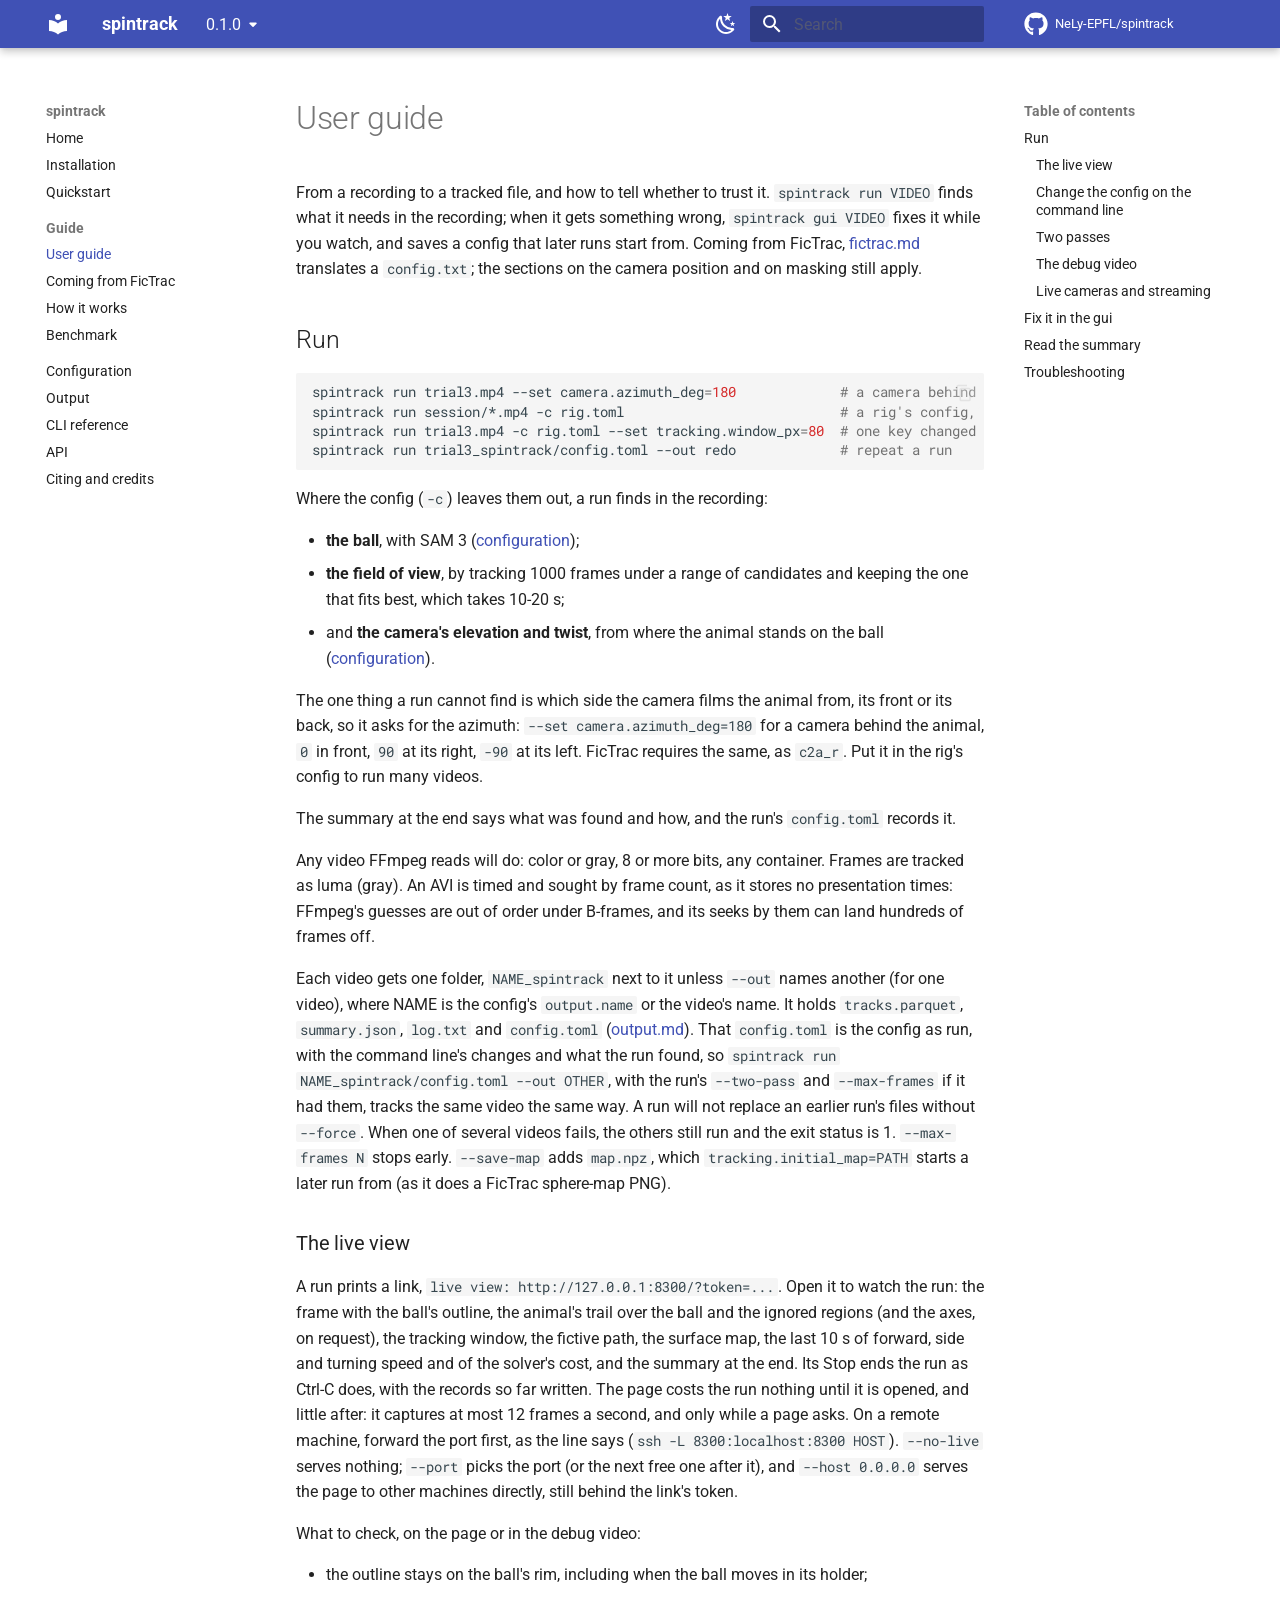
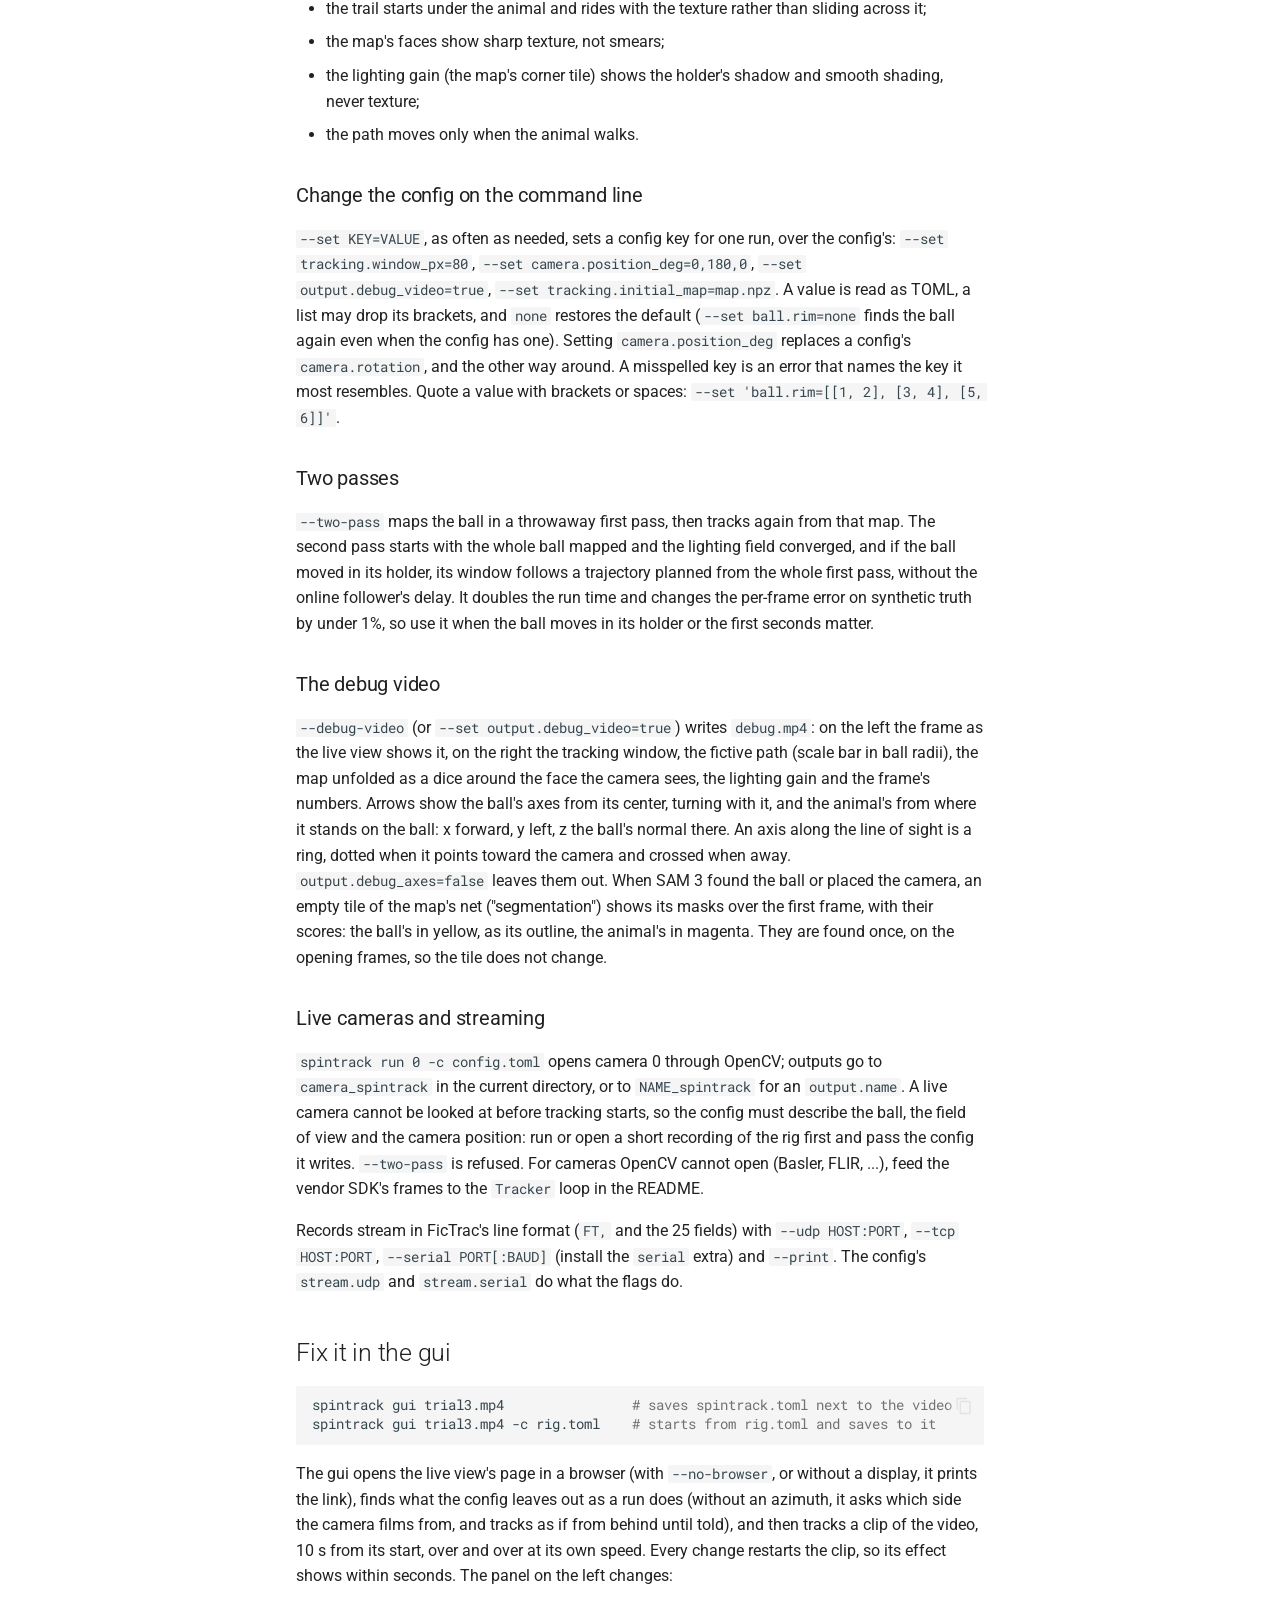
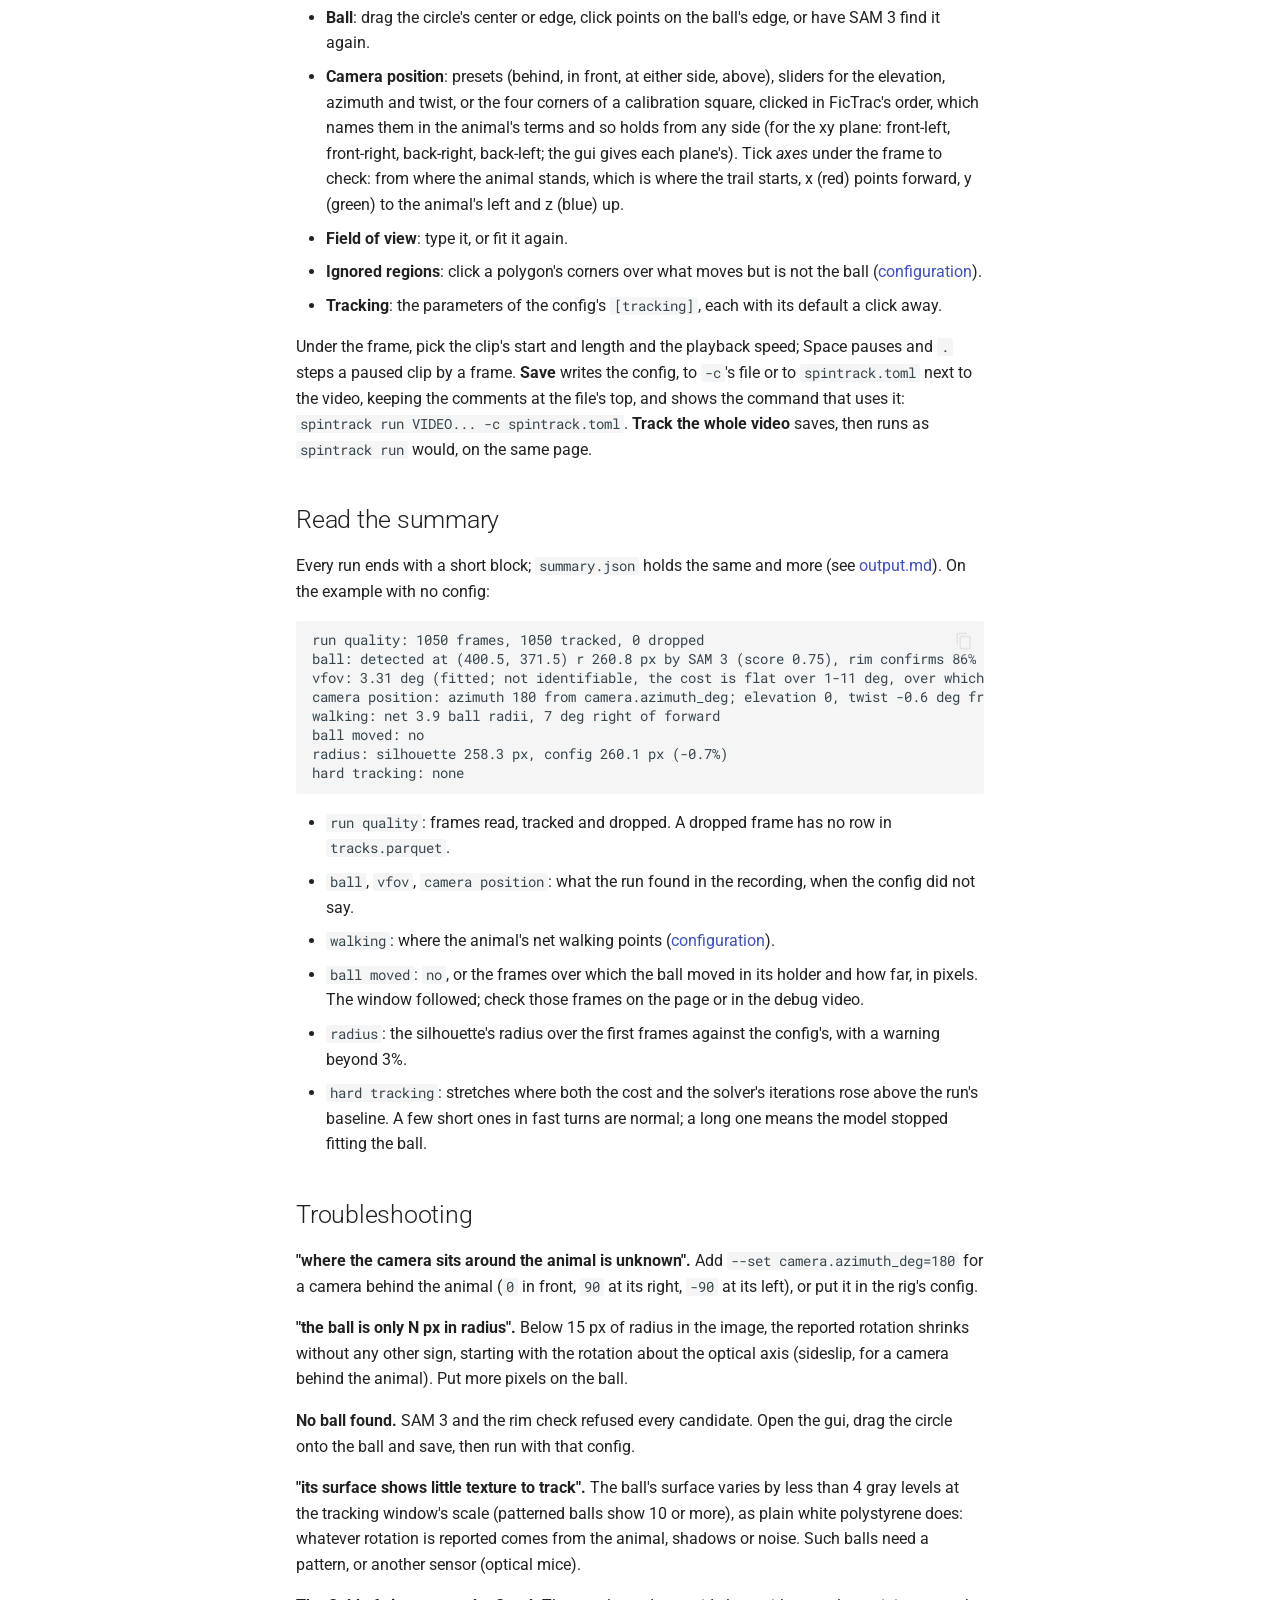
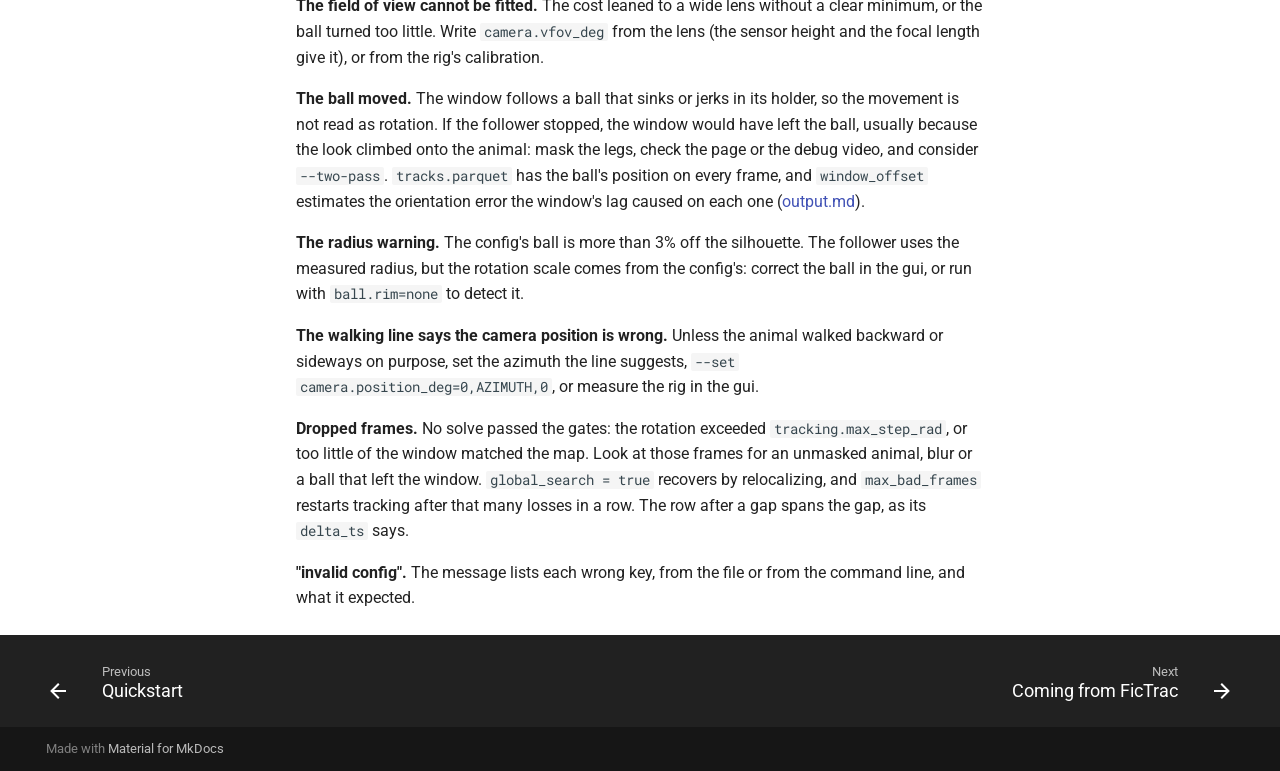
<file: 0.1.0/guide/index.html>
<!doctype html>
<html lang="en" class="no-js">
  <head>
    
      <meta charset="utf-8">
      <meta name="viewport" content="width=device-width,initial-scale=1">
      
        <meta name="description" content="Track the rotation of a spherical treadmill (trackball) from video">
      
      
      
        <link rel="canonical" href="https://nely-epfl.github.io/spintrack/0.1.0/guide/">
      
      
        <link rel="prev" href="../quickstart/">
      
      
        <link rel="next" href="../fictrac/">
      
      
        
      
      
      <link rel="icon" href="../assets/images/favicon.png">
      <meta name="generator" content="mkdocs-1.6.1, mkdocs-material-9.7.7">
    
    
      
        <title>User guide - spintrack</title>
      
    
    
      <link rel="stylesheet" href="../assets/stylesheets/main.ec1eaa64.min.css">
      
        
        <link rel="stylesheet" href="../assets/stylesheets/palette.ab4e12ef.min.css">
      
      


    
    
      
    
    
      
        
        
        <link rel="preconnect" href="https://fonts.gstatic.com" crossorigin>
        <link rel="stylesheet" href="https://fonts.googleapis.com/css?family=Roboto:300,300i,400,400i,700,700i%7CRoboto+Mono:400,400i,700,700i&display=fallback">
        <style>:root{--md-text-font:"Roboto";--md-code-font:"Roboto Mono"}</style>
      
    
    
      <link rel="stylesheet" href="../assets/_mkdocstrings.css">
    
    <script>__md_scope=new URL("..",location),__md_hash=e=>[...e].reduce(((e,_)=>(e<<5)-e+_.charCodeAt(0)),0),__md_get=(e,_=localStorage,t=__md_scope)=>JSON.parse(_.getItem(t.pathname+"."+e)),__md_set=(e,_,t=localStorage,a=__md_scope)=>{try{t.setItem(a.pathname+"."+e,JSON.stringify(_))}catch(e){}}</script>
    
      

    
    
  </head>
  
  
    
    
      
    
    
    
    
    <body dir="ltr" data-md-color-scheme="default" data-md-color-primary="indigo" data-md-color-accent="indigo">
  
    
    <input class="md-toggle" data-md-toggle="drawer" type="checkbox" id="__drawer" autocomplete="off">
    <input class="md-toggle" data-md-toggle="search" type="checkbox" id="__search" autocomplete="off">
    <label class="md-overlay" for="__drawer"></label>
    <div data-md-component="skip">
      
        
        <a href="#user-guide" class="md-skip">
          Skip to content
        </a>
      
    </div>
    <div data-md-component="announce">
      
    </div>
    
      <div data-md-color-scheme="default" data-md-component="outdated" hidden>
        
      </div>
    
    
      

  

<header class="md-header md-header--shadow" data-md-component="header">
  <nav class="md-header__inner md-grid" aria-label="Header">
    <a href=".." title="spintrack" class="md-header__button md-logo" aria-label="spintrack" data-md-component="logo">
      
  
  <svg xmlns="http://www.w3.org/2000/svg" viewBox="0 0 24 24"><path d="M12 8a3 3 0 0 0 3-3 3 3 0 0 0-3-3 3 3 0 0 0-3 3 3 3 0 0 0 3 3m0 3.54C9.64 9.35 6.5 8 3 8v11c3.5 0 6.64 1.35 9 3.54 2.36-2.19 5.5-3.54 9-3.54V8c-3.5 0-6.64 1.35-9 3.54"/></svg>

    </a>
    <label class="md-header__button md-icon" for="__drawer">
      
      <svg xmlns="http://www.w3.org/2000/svg" viewBox="0 0 24 24"><path d="M3 6h18v2H3zm0 5h18v2H3zm0 5h18v2H3z"/></svg>
    </label>
    <div class="md-header__title" data-md-component="header-title">
      <div class="md-header__ellipsis">
        <div class="md-header__topic">
          <span class="md-ellipsis">
            spintrack
          </span>
        </div>
        <div class="md-header__topic" data-md-component="header-topic">
          <span class="md-ellipsis">
            
              User guide
            
          </span>
        </div>
      </div>
    </div>
    
      
        <form class="md-header__option" data-md-component="palette">
  
    
    
    
    <input class="md-option" data-md-color-media="(prefers-color-scheme: light)" data-md-color-scheme="default" data-md-color-primary="indigo" data-md-color-accent="indigo"  aria-label="Switch to dark mode"  type="radio" name="__palette" id="__palette_0">
    
      <label class="md-header__button md-icon" title="Switch to dark mode" for="__palette_1" hidden>
        <svg xmlns="http://www.w3.org/2000/svg" viewBox="0 0 24 24"><path d="m17.75 4.09-2.53 1.94.91 3.06-2.63-1.81-2.63 1.81.91-3.06-2.53-1.94L12.44 4l1.06-3 1.06 3zm3.5 6.91-1.64 1.25.59 1.98-1.7-1.17-1.7 1.17.59-1.98L15.75 11l2.06-.05L18.5 9l.69 1.95zm-2.28 4.95c.83-.08 1.72 1.1 1.19 1.85-.32.45-.66.87-1.08 1.27C15.17 23 8.84 23 4.94 19.07c-3.91-3.9-3.91-10.24 0-14.14.4-.4.82-.76 1.27-1.08.75-.53 1.93.36 1.85 1.19-.27 2.86.69 5.83 2.89 8.02a9.96 9.96 0 0 0 8.02 2.89m-1.64 2.02a12.08 12.08 0 0 1-7.8-3.47c-2.17-2.19-3.33-5-3.49-7.82-2.81 3.14-2.7 7.96.31 10.98 3.02 3.01 7.84 3.12 10.98.31"/></svg>
      </label>
    
  
    
    
    
    <input class="md-option" data-md-color-media="(prefers-color-scheme: dark)" data-md-color-scheme="slate" data-md-color-primary="indigo" data-md-color-accent="indigo"  aria-label="Switch to light mode"  type="radio" name="__palette" id="__palette_1">
    
      <label class="md-header__button md-icon" title="Switch to light mode" for="__palette_0" hidden>
        <svg xmlns="http://www.w3.org/2000/svg" viewBox="0 0 24 24"><path d="M12 7a5 5 0 0 1 5 5 5 5 0 0 1-5 5 5 5 0 0 1-5-5 5 5 0 0 1 5-5m0 2a3 3 0 0 0-3 3 3 3 0 0 0 3 3 3 3 0 0 0 3-3 3 3 0 0 0-3-3m0-7 2.39 3.42C13.65 5.15 12.84 5 12 5s-1.65.15-2.39.42zM3.34 7l4.16-.35A7.2 7.2 0 0 0 5.94 8.5c-.44.74-.69 1.5-.83 2.29zm.02 10 1.76-3.77a7.131 7.131 0 0 0 2.38 4.14zM20.65 7l-1.77 3.79a7.02 7.02 0 0 0-2.38-4.15zm-.01 10-4.14.36c.59-.51 1.12-1.14 1.54-1.86.42-.73.69-1.5.83-2.29zM12 22l-2.41-3.44c.74.27 1.55.44 2.41.44.82 0 1.63-.17 2.37-.44z"/></svg>
      </label>
    
  
</form>
      
    
    
      <script>var palette=__md_get("__palette");if(palette&&palette.color){if("(prefers-color-scheme)"===palette.color.media){var media=matchMedia("(prefers-color-scheme: light)"),input=document.querySelector(media.matches?"[data-md-color-media='(prefers-color-scheme: light)']":"[data-md-color-media='(prefers-color-scheme: dark)']");palette.color.media=input.getAttribute("data-md-color-media"),palette.color.scheme=input.getAttribute("data-md-color-scheme"),palette.color.primary=input.getAttribute("data-md-color-primary"),palette.color.accent=input.getAttribute("data-md-color-accent")}for(var[key,value]of Object.entries(palette.color))document.body.setAttribute("data-md-color-"+key,value)}</script>
    
    
    
      
      
        <label class="md-header__button md-icon" for="__search">
          
          <svg xmlns="http://www.w3.org/2000/svg" viewBox="0 0 24 24"><path d="M9.5 3A6.5 6.5 0 0 1 16 9.5c0 1.61-.59 3.09-1.56 4.23l.27.27h.79l5 5-1.5 1.5-5-5v-.79l-.27-.27A6.52 6.52 0 0 1 9.5 16 6.5 6.5 0 0 1 3 9.5 6.5 6.5 0 0 1 9.5 3m0 2C7 5 5 7 5 9.5S7 14 9.5 14 14 12 14 9.5 12 5 9.5 5"/></svg>
        </label>
        <div class="md-search" data-md-component="search" role="dialog">
  <label class="md-search__overlay" for="__search"></label>
  <div class="md-search__inner" role="search">
    <form class="md-search__form" name="search">
      <input type="text" class="md-search__input" name="query" aria-label="Search" placeholder="Search" autocapitalize="off" autocorrect="off" autocomplete="off" spellcheck="false" data-md-component="search-query" required>
      <label class="md-search__icon md-icon" for="__search">
        
        <svg xmlns="http://www.w3.org/2000/svg" viewBox="0 0 24 24"><path d="M9.5 3A6.5 6.5 0 0 1 16 9.5c0 1.61-.59 3.09-1.56 4.23l.27.27h.79l5 5-1.5 1.5-5-5v-.79l-.27-.27A6.52 6.52 0 0 1 9.5 16 6.5 6.5 0 0 1 3 9.5 6.5 6.5 0 0 1 9.5 3m0 2C7 5 5 7 5 9.5S7 14 9.5 14 14 12 14 9.5 12 5 9.5 5"/></svg>
        
        <svg xmlns="http://www.w3.org/2000/svg" viewBox="0 0 24 24"><path d="M20 11v2H8l5.5 5.5-1.42 1.42L4.16 12l7.92-7.92L13.5 5.5 8 11z"/></svg>
      </label>
      <nav class="md-search__options" aria-label="Search">
        
        <button type="reset" class="md-search__icon md-icon" title="Clear" aria-label="Clear" tabindex="-1">
          
          <svg xmlns="http://www.w3.org/2000/svg" viewBox="0 0 24 24"><path d="M19 6.41 17.59 5 12 10.59 6.41 5 5 6.41 10.59 12 5 17.59 6.41 19 12 13.41 17.59 19 19 17.59 13.41 12z"/></svg>
        </button>
      </nav>
      
        <div class="md-search__suggest" data-md-component="search-suggest"></div>
      
    </form>
    <div class="md-search__output">
      <div class="md-search__scrollwrap" tabindex="0" data-md-scrollfix>
        <div class="md-search-result" data-md-component="search-result">
          <div class="md-search-result__meta">
            Initializing search
          </div>
          <ol class="md-search-result__list" role="presentation"></ol>
        </div>
      </div>
    </div>
  </div>
</div>
      
    
    
      <div class="md-header__source">
        <a href="https://github.com/NeLy-EPFL/spintrack" title="Go to repository" class="md-source" data-md-component="source">
  <div class="md-source__icon md-icon">
    
    <svg xmlns="http://www.w3.org/2000/svg" viewBox="0 0 512 512"><!--! Font Awesome Free 7.1.0 by @fontawesome - https://fontawesome.com License - https://fontawesome.com/license/free (Icons: CC BY 4.0, Fonts: SIL OFL 1.1, Code: MIT License) Copyright 2025 Fonticons, Inc.--><path d="M173.9 397.4c0 2-2.3 3.6-5.2 3.6-3.3.3-5.6-1.3-5.6-3.6 0-2 2.3-3.6 5.2-3.6 3-.3 5.6 1.3 5.6 3.6m-31.1-4.5c-.7 2 1.3 4.3 4.3 4.9 2.6 1 5.6 0 6.2-2s-1.3-4.3-4.3-5.2c-2.6-.7-5.5.3-6.2 2.3m44.2-1.7c-2.9.7-4.9 2.6-4.6 4.9.3 2 2.9 3.3 5.9 2.6 2.9-.7 4.9-2.6 4.6-4.6-.3-1.9-3-3.2-5.9-2.9M252.8 8C114.1 8 8 113.3 8 252c0 110.9 69.8 205.8 169.5 239.2 12.8 2.3 17.3-5.6 17.3-12.1 0-6.2-.3-40.4-.3-61.4 0 0-70 15-84.7-29.8 0 0-11.4-29.1-27.8-36.6 0 0-22.9-15.7 1.6-15.4 0 0 24.9 2 38.6 25.8 21.9 38.6 58.6 27.5 72.9 20.9 2.3-16 8.8-27.1 16-33.7-55.9-6.2-112.3-14.3-112.3-110.5 0-27.5 7.6-41.3 23.6-58.9-2.6-6.5-11.1-33.3 2.6-67.9 20.9-6.5 69 27 69 27 20-5.6 41.5-8.5 62.8-8.5s42.8 2.9 62.8 8.5c0 0 48.1-33.6 69-27 13.7 34.7 5.2 61.4 2.6 67.9 16 17.7 25.8 31.5 25.8 58.9 0 96.5-58.9 104.2-114.8 110.5 9.2 7.9 17 22.9 17 46.4 0 33.7-.3 75.4-.3 83.6 0 6.5 4.6 14.4 17.3 12.1C436.2 457.8 504 362.9 504 252 504 113.3 391.5 8 252.8 8M105.2 352.9c-1.3 1-1 3.3.7 5.2 1.6 1.6 3.9 2.3 5.2 1 1.3-1 1-3.3-.7-5.2-1.6-1.6-3.9-2.3-5.2-1m-10.8-8.1c-.7 1.3.3 2.9 2.3 3.9 1.6 1 3.6.7 4.3-.7.7-1.3-.3-2.9-2.3-3.9-2-.6-3.6-.3-4.3.7m32.4 35.6c-1.6 1.3-1 4.3 1.3 6.2 2.3 2.3 5.2 2.6 6.5 1 1.3-1.3.7-4.3-1.3-6.2-2.2-2.3-5.2-2.6-6.5-1m-11.4-14.7c-1.6 1-1.6 3.6 0 5.9s4.3 3.3 5.6 2.3c1.6-1.3 1.6-3.9 0-6.2-1.4-2.3-4-3.3-5.6-2"/></svg>
  </div>
  <div class="md-source__repository">
    NeLy-EPFL/spintrack
  </div>
</a>
      </div>
    
  </nav>
  
</header>
    
    <div class="md-container" data-md-component="container">
      
      
        
          
        
      
      <main class="md-main" data-md-component="main">
        <div class="md-main__inner md-grid">
          
            
              
              <div class="md-sidebar md-sidebar--primary" data-md-component="sidebar" data-md-type="navigation" >
                <div class="md-sidebar__scrollwrap">
                  <div class="md-sidebar__inner">
                    



<nav class="md-nav md-nav--primary" aria-label="Navigation" data-md-level="0">
  <label class="md-nav__title" for="__drawer">
    <a href=".." title="spintrack" class="md-nav__button md-logo" aria-label="spintrack" data-md-component="logo">
      
  
  <svg xmlns="http://www.w3.org/2000/svg" viewBox="0 0 24 24"><path d="M12 8a3 3 0 0 0 3-3 3 3 0 0 0-3-3 3 3 0 0 0-3 3 3 3 0 0 0 3 3m0 3.54C9.64 9.35 6.5 8 3 8v11c3.5 0 6.64 1.35 9 3.54 2.36-2.19 5.5-3.54 9-3.54V8c-3.5 0-6.64 1.35-9 3.54"/></svg>

    </a>
    spintrack
  </label>
  
    <div class="md-nav__source">
      <a href="https://github.com/NeLy-EPFL/spintrack" title="Go to repository" class="md-source" data-md-component="source">
  <div class="md-source__icon md-icon">
    
    <svg xmlns="http://www.w3.org/2000/svg" viewBox="0 0 512 512"><!--! Font Awesome Free 7.1.0 by @fontawesome - https://fontawesome.com License - https://fontawesome.com/license/free (Icons: CC BY 4.0, Fonts: SIL OFL 1.1, Code: MIT License) Copyright 2025 Fonticons, Inc.--><path d="M173.9 397.4c0 2-2.3 3.6-5.2 3.6-3.3.3-5.6-1.3-5.6-3.6 0-2 2.3-3.6 5.2-3.6 3-.3 5.6 1.3 5.6 3.6m-31.1-4.5c-.7 2 1.3 4.3 4.3 4.9 2.6 1 5.6 0 6.2-2s-1.3-4.3-4.3-5.2c-2.6-.7-5.5.3-6.2 2.3m44.2-1.7c-2.9.7-4.9 2.6-4.6 4.9.3 2 2.9 3.3 5.9 2.6 2.9-.7 4.9-2.6 4.6-4.6-.3-1.9-3-3.2-5.9-2.9M252.8 8C114.1 8 8 113.3 8 252c0 110.9 69.8 205.8 169.5 239.2 12.8 2.3 17.3-5.6 17.3-12.1 0-6.2-.3-40.4-.3-61.4 0 0-70 15-84.7-29.8 0 0-11.4-29.1-27.8-36.6 0 0-22.9-15.7 1.6-15.4 0 0 24.9 2 38.6 25.8 21.9 38.6 58.6 27.5 72.9 20.9 2.3-16 8.8-27.1 16-33.7-55.9-6.2-112.3-14.3-112.3-110.5 0-27.5 7.6-41.3 23.6-58.9-2.6-6.5-11.1-33.3 2.6-67.9 20.9-6.5 69 27 69 27 20-5.6 41.5-8.5 62.8-8.5s42.8 2.9 62.8 8.5c0 0 48.1-33.6 69-27 13.7 34.7 5.2 61.4 2.6 67.9 16 17.7 25.8 31.5 25.8 58.9 0 96.5-58.9 104.2-114.8 110.5 9.2 7.9 17 22.9 17 46.4 0 33.7-.3 75.4-.3 83.6 0 6.5 4.6 14.4 17.3 12.1C436.2 457.8 504 362.9 504 252 504 113.3 391.5 8 252.8 8M105.2 352.9c-1.3 1-1 3.3.7 5.2 1.6 1.6 3.9 2.3 5.2 1 1.3-1 1-3.3-.7-5.2-1.6-1.6-3.9-2.3-5.2-1m-10.8-8.1c-.7 1.3.3 2.9 2.3 3.9 1.6 1 3.6.7 4.3-.7.7-1.3-.3-2.9-2.3-3.9-2-.6-3.6-.3-4.3.7m32.4 35.6c-1.6 1.3-1 4.3 1.3 6.2 2.3 2.3 5.2 2.6 6.5 1 1.3-1.3.7-4.3-1.3-6.2-2.2-2.3-5.2-2.6-6.5-1m-11.4-14.7c-1.6 1-1.6 3.6 0 5.9s4.3 3.3 5.6 2.3c1.6-1.3 1.6-3.9 0-6.2-1.4-2.3-4-3.3-5.6-2"/></svg>
  </div>
  <div class="md-source__repository">
    NeLy-EPFL/spintrack
  </div>
</a>
    </div>
  
  <ul class="md-nav__list" data-md-scrollfix>
    
      
      
  
  
  
  
    <li class="md-nav__item">
      <a href=".." class="md-nav__link">
        
  
  
  <span class="md-ellipsis">
    
  
    Home
  

    
  </span>
  
  

      </a>
    </li>
  

    
      
      
  
  
  
  
    <li class="md-nav__item">
      <a href="../installation/" class="md-nav__link">
        
  
  
  <span class="md-ellipsis">
    
  
    Installation
  

    
  </span>
  
  

      </a>
    </li>
  

    
      
      
  
  
  
  
    <li class="md-nav__item">
      <a href="../quickstart/" class="md-nav__link">
        
  
  
  <span class="md-ellipsis">
    
  
    Quickstart
  

    
  </span>
  
  

      </a>
    </li>
  

    
      
      
  
  
    
  
  
  
    
    
    
    
      
        
        
      
    
    
    <li class="md-nav__item md-nav__item--active md-nav__item--section md-nav__item--nested">
      
        
        
        <input class="md-nav__toggle md-toggle " type="checkbox" id="__nav_4" checked>
        
          
          <label class="md-nav__link" for="__nav_4" id="__nav_4_label" tabindex="">
            
  
  
  <span class="md-ellipsis">
    
  
    Guide
  

    
  </span>
  
  

            <span class="md-nav__icon md-icon"></span>
          </label>
        
        <nav class="md-nav" data-md-level="1" aria-labelledby="__nav_4_label" aria-expanded="true">
          <label class="md-nav__title" for="__nav_4">
            <span class="md-nav__icon md-icon"></span>
            
  
    Guide
  

          </label>
          <ul class="md-nav__list" data-md-scrollfix>
            
              
                
  
  
    
  
  
  
    <li class="md-nav__item md-nav__item--active">
      
      <input class="md-nav__toggle md-toggle" type="checkbox" id="__toc">
      
      
        
      
      
        <label class="md-nav__link md-nav__link--active" for="__toc">
          
  
  
  <span class="md-ellipsis">
    
  
    User guide
  

    
  </span>
  
  

          <span class="md-nav__icon md-icon"></span>
        </label>
      
      <a href="./" class="md-nav__link md-nav__link--active">
        
  
  
  <span class="md-ellipsis">
    
  
    User guide
  

    
  </span>
  
  

      </a>
      
        

<nav class="md-nav md-nav--secondary" aria-label="Table of contents">
  
  
  
    
  
  
    <label class="md-nav__title" for="__toc">
      <span class="md-nav__icon md-icon"></span>
      Table of contents
    </label>
    <ul class="md-nav__list" data-md-component="toc" data-md-scrollfix>
      
        <li class="md-nav__item">
  <a href="#run" class="md-nav__link">
    <span class="md-ellipsis">
      
        Run
      
    </span>
  </a>
  
    <nav class="md-nav" aria-label="Run">
      <ul class="md-nav__list">
        
          <li class="md-nav__item">
  <a href="#the-live-view" class="md-nav__link">
    <span class="md-ellipsis">
      
        The live view
      
    </span>
  </a>
  
</li>
        
          <li class="md-nav__item">
  <a href="#change-the-config-on-the-command-line" class="md-nav__link">
    <span class="md-ellipsis">
      
        Change the config on the command line
      
    </span>
  </a>
  
</li>
        
          <li class="md-nav__item">
  <a href="#two-passes" class="md-nav__link">
    <span class="md-ellipsis">
      
        Two passes
      
    </span>
  </a>
  
</li>
        
          <li class="md-nav__item">
  <a href="#the-debug-video" class="md-nav__link">
    <span class="md-ellipsis">
      
        The debug video
      
    </span>
  </a>
  
</li>
        
          <li class="md-nav__item">
  <a href="#live-cameras-and-streaming" class="md-nav__link">
    <span class="md-ellipsis">
      
        Live cameras and streaming
      
    </span>
  </a>
  
</li>
        
      </ul>
    </nav>
  
</li>
      
        <li class="md-nav__item">
  <a href="#fix-it-in-the-gui" class="md-nav__link">
    <span class="md-ellipsis">
      
        Fix it in the gui
      
    </span>
  </a>
  
</li>
      
        <li class="md-nav__item">
  <a href="#read-the-summary" class="md-nav__link">
    <span class="md-ellipsis">
      
        Read the summary
      
    </span>
  </a>
  
</li>
      
        <li class="md-nav__item">
  <a href="#troubleshooting" class="md-nav__link">
    <span class="md-ellipsis">
      
        Troubleshooting
      
    </span>
  </a>
  
</li>
      
    </ul>
  
</nav>
      
    </li>
  

              
            
              
                
  
  
  
  
    <li class="md-nav__item">
      <a href="../fictrac/" class="md-nav__link">
        
  
  
  <span class="md-ellipsis">
    
  
    Coming from FicTrac
  

    
  </span>
  
  

      </a>
    </li>
  

              
            
              
                
  
  
  
  
    <li class="md-nav__item">
      <a href="../algorithm/" class="md-nav__link">
        
  
  
  <span class="md-ellipsis">
    
  
    How it works
  

    
  </span>
  
  

      </a>
    </li>
  

              
            
              
                
  
  
  
  
    <li class="md-nav__item">
      <a href="../benchmark/" class="md-nav__link">
        
  
  
  <span class="md-ellipsis">
    
  
    Benchmark
  

    
  </span>
  
  

      </a>
    </li>
  

              
            
          </ul>
        </nav>
      
    </li>
  

    
      
      
  
  
  
  
    <li class="md-nav__item">
      <a href="../configuration/" class="md-nav__link">
        
  
  
  <span class="md-ellipsis">
    
  
    Configuration
  

    
  </span>
  
  

      </a>
    </li>
  

    
      
      
  
  
  
  
    <li class="md-nav__item">
      <a href="../output/" class="md-nav__link">
        
  
  
  <span class="md-ellipsis">
    
  
    Output
  

    
  </span>
  
  

      </a>
    </li>
  

    
      
      
  
  
  
  
    <li class="md-nav__item">
      <a href="../cli/" class="md-nav__link">
        
  
  
  <span class="md-ellipsis">
    
  
    CLI reference
  

    
  </span>
  
  

      </a>
    </li>
  

    
      
      
  
  
  
  
    <li class="md-nav__item">
      <a href="../api/" class="md-nav__link">
        
  
  
  <span class="md-ellipsis">
    
  
    API
  

    
  </span>
  
  

      </a>
    </li>
  

    
      
      
  
  
  
  
    <li class="md-nav__item">
      <a href="../citing/" class="md-nav__link">
        
  
  
  <span class="md-ellipsis">
    
  
    Citing and credits
  

    
  </span>
  
  

      </a>
    </li>
  

    
  </ul>
</nav>
                  </div>
                </div>
              </div>
            
            
              
              <div class="md-sidebar md-sidebar--secondary" data-md-component="sidebar" data-md-type="toc" >
                <div class="md-sidebar__scrollwrap">
                  <div class="md-sidebar__inner">
                    

<nav class="md-nav md-nav--secondary" aria-label="Table of contents">
  
  
  
    
  
  
    <label class="md-nav__title" for="__toc">
      <span class="md-nav__icon md-icon"></span>
      Table of contents
    </label>
    <ul class="md-nav__list" data-md-component="toc" data-md-scrollfix>
      
        <li class="md-nav__item">
  <a href="#run" class="md-nav__link">
    <span class="md-ellipsis">
      
        Run
      
    </span>
  </a>
  
    <nav class="md-nav" aria-label="Run">
      <ul class="md-nav__list">
        
          <li class="md-nav__item">
  <a href="#the-live-view" class="md-nav__link">
    <span class="md-ellipsis">
      
        The live view
      
    </span>
  </a>
  
</li>
        
          <li class="md-nav__item">
  <a href="#change-the-config-on-the-command-line" class="md-nav__link">
    <span class="md-ellipsis">
      
        Change the config on the command line
      
    </span>
  </a>
  
</li>
        
          <li class="md-nav__item">
  <a href="#two-passes" class="md-nav__link">
    <span class="md-ellipsis">
      
        Two passes
      
    </span>
  </a>
  
</li>
        
          <li class="md-nav__item">
  <a href="#the-debug-video" class="md-nav__link">
    <span class="md-ellipsis">
      
        The debug video
      
    </span>
  </a>
  
</li>
        
          <li class="md-nav__item">
  <a href="#live-cameras-and-streaming" class="md-nav__link">
    <span class="md-ellipsis">
      
        Live cameras and streaming
      
    </span>
  </a>
  
</li>
        
      </ul>
    </nav>
  
</li>
      
        <li class="md-nav__item">
  <a href="#fix-it-in-the-gui" class="md-nav__link">
    <span class="md-ellipsis">
      
        Fix it in the gui
      
    </span>
  </a>
  
</li>
      
        <li class="md-nav__item">
  <a href="#read-the-summary" class="md-nav__link">
    <span class="md-ellipsis">
      
        Read the summary
      
    </span>
  </a>
  
</li>
      
        <li class="md-nav__item">
  <a href="#troubleshooting" class="md-nav__link">
    <span class="md-ellipsis">
      
        Troubleshooting
      
    </span>
  </a>
  
</li>
      
    </ul>
  
</nav>
                  </div>
                </div>
              </div>
            
          
          
            <div class="md-content" data-md-component="content">
              
              <article class="md-content__inner md-typeset">
                
                  


  
  


<h1 id="user-guide">User guide<a class="headerlink" href="#user-guide" title="Permanent link">&para;</a></h1>
<p>From a recording to a tracked file, and how to tell whether to trust it. <code>spintrack run VIDEO</code> finds what it needs in the recording; when it gets something wrong, <code>spintrack gui VIDEO</code> fixes it while you watch, and saves a config that later runs start from. Coming from FicTrac, <a href="../fictrac/">fictrac.md</a> translates a <code>config.txt</code>; the sections on the camera position and on masking still apply.</p>
<h2 id="run">Run<a class="headerlink" href="#run" title="Permanent link">&para;</a></h2>
<div class="highlight"><pre><span></span><code><a id="__codelineno-0-1" name="__codelineno-0-1" href="#__codelineno-0-1"></a>spintrack<span class="w"> </span>run<span class="w"> </span>trial3.mp4<span class="w"> </span>--set<span class="w"> </span>camera.azimuth_deg<span class="o">=</span><span class="m">180</span><span class="w">             </span><span class="c1"># a camera behind the fly</span>
<a id="__codelineno-0-2" name="__codelineno-0-2" href="#__codelineno-0-2"></a>spintrack<span class="w"> </span>run<span class="w"> </span>session/*.mp4<span class="w"> </span>-c<span class="w"> </span>rig.toml<span class="w">                           </span><span class="c1"># a rig's config, many videos</span>
<a id="__codelineno-0-3" name="__codelineno-0-3" href="#__codelineno-0-3"></a>spintrack<span class="w"> </span>run<span class="w"> </span>trial3.mp4<span class="w"> </span>-c<span class="w"> </span>rig.toml<span class="w"> </span>--set<span class="w"> </span>tracking.window_px<span class="o">=</span><span class="m">80</span><span class="w">  </span><span class="c1"># one key changed for this run</span>
<a id="__codelineno-0-4" name="__codelineno-0-4" href="#__codelineno-0-4"></a>spintrack<span class="w"> </span>run<span class="w"> </span>trial3_spintrack/config.toml<span class="w"> </span>--out<span class="w"> </span>redo<span class="w">             </span><span class="c1"># repeat a run</span>
</code></pre></div>
<p>Where the config (<code>-c</code>) leaves them out, a run finds in the recording:</p>
<ul>
<li><strong>the ball</strong>, with SAM 3 (<a href="../configuration/#how-the-ball-is-found">configuration</a>);</li>
<li><strong>the field of view</strong>, by tracking 1000 frames under a range of candidates and keeping the one that fits best, which takes 10-20 s;</li>
<li>and <strong>the camera's elevation and twist</strong>, from where the animal stands on the ball (<a href="../configuration/#the-camera-position">configuration</a>).</li>
</ul>
<p>The one thing a run cannot find is which side the camera films the animal from, its front or its back, so it asks for the azimuth: <code>--set camera.azimuth_deg=180</code> for a camera behind the animal, <code>0</code> in front, <code>90</code> at its right, <code>-90</code> at its left. FicTrac requires the same, as <code>c2a_r</code>. Put it in the rig's config to run many videos.</p>
<p>The summary at the end says what was found and how, and the run's <code>config.toml</code> records it.</p>
<p>Any video FFmpeg reads will do: color or gray, 8 or more bits, any container. Frames are tracked as luma (gray). An AVI is timed and sought by frame count, as it stores no presentation times: FFmpeg's guesses are out of order under B-frames, and its seeks by them can land hundreds of frames off.</p>
<p>Each video gets one folder, <code>NAME_spintrack</code> next to it unless <code>--out</code> names another (for one video), where NAME is the config's <code>output.name</code> or the video's name. It holds <code>tracks.parquet</code>, <code>summary.json</code>, <code>log.txt</code> and <code>config.toml</code> (<a href="../output/">output.md</a>). That <code>config.toml</code> is the config as run, with the command line's changes and what the run found, so <code>spintrack run NAME_spintrack/config.toml --out OTHER</code>, with the run's <code>--two-pass</code> and <code>--max-frames</code> if it had them, tracks the same video the same way. A run will not replace an earlier run's files without <code>--force</code>. When one of several videos fails, the others still run and the exit status is 1. <code>--max-frames N</code> stops early. <code>--save-map</code> adds <code>map.npz</code>, which <code>tracking.initial_map=PATH</code> starts a later run from (as it does a FicTrac sphere-map PNG).</p>
<h3 id="the-live-view">The live view<a class="headerlink" href="#the-live-view" title="Permanent link">&para;</a></h3>
<p>A run prints a link, <code>live view: http://127.0.0.1:8300/?token=...</code>. Open it to watch the run: the frame with the ball's outline, the animal's trail over the ball and the ignored regions (and the axes, on request), the tracking window, the fictive path, the surface map, the last 10 s of forward, side and turning speed and of the solver's cost, and the summary at the end. Its Stop ends the run as Ctrl-C does, with the records so far written. The page costs the run nothing until it is opened, and little after: it captures at most 12 frames a second, and only while a page asks. On a remote machine, forward the port first, as the line says (<code>ssh -L 8300:localhost:8300 HOST</code>). <code>--no-live</code> serves nothing; <code>--port</code> picks the port (or the next free one after it), and <code>--host 0.0.0.0</code> serves the page to other machines directly, still behind the link's token.</p>
<p>What to check, on the page or in the debug video:</p>
<ul>
<li>the outline stays on the ball's rim, including when the ball moves in its holder;</li>
<li>the trail starts under the animal and rides with the texture rather than sliding across it;</li>
<li>the map's faces show sharp texture, not smears;</li>
<li>the lighting gain (the map's corner tile) shows the holder's shadow and smooth shading, never texture;</li>
<li>the path moves only when the animal walks.</li>
</ul>
<h3 id="change-the-config-on-the-command-line">Change the config on the command line<a class="headerlink" href="#change-the-config-on-the-command-line" title="Permanent link">&para;</a></h3>
<p><code>--set KEY=VALUE</code>, as often as needed, sets a config key for one run, over the config's: <code>--set tracking.window_px=80</code>, <code>--set camera.position_deg=0,180,0</code>, <code>--set output.debug_video=true</code>, <code>--set tracking.initial_map=map.npz</code>. A value is read as TOML, a list may drop its brackets, and <code>none</code> restores the default (<code>--set ball.rim=none</code> finds the ball again even when the config has one). Setting <code>camera.position_deg</code> replaces a config's <code>camera.rotation</code>, and the other way around. A misspelled key is an error that names the key it most resembles. Quote a value with brackets or spaces: <code>--set 'ball.rim=[[1, 2], [3, 4], [5, 6]]'</code>.</p>
<h3 id="two-passes">Two passes<a class="headerlink" href="#two-passes" title="Permanent link">&para;</a></h3>
<p><code>--two-pass</code> maps the ball in a throwaway first pass, then tracks again from that map. The second pass starts with the whole ball mapped and the lighting field converged, and if the ball moved in its holder, its window follows a trajectory planned from the whole first pass, without the online follower's delay. It doubles the run time and changes the per-frame error on synthetic truth by under 1%, so use it when the ball moves in its holder or the first seconds matter.</p>
<h3 id="the-debug-video">The debug video<a class="headerlink" href="#the-debug-video" title="Permanent link">&para;</a></h3>
<p><code>--debug-video</code> (or <code>--set output.debug_video=true</code>) writes <code>debug.mp4</code>: on the left the frame as the live view shows it, on the right the tracking window, the fictive path (scale bar in ball radii), the map unfolded as a dice around the face the camera sees, the lighting gain and the frame's numbers. Arrows show the ball's axes from its center, turning with it, and the animal's from where it stands on the ball: x forward, y left, z the ball's normal there. An axis along the line of sight is a ring, dotted when it points toward the camera and crossed when away. <code>output.debug_axes=false</code> leaves them out. When SAM 3 found the ball or placed the camera, an empty tile of the map's net ("segmentation") shows its masks over the first frame, with their scores: the ball's in yellow, as its outline, the animal's in magenta. They are found once, on the opening frames, so the tile does not change.</p>
<h3 id="live-cameras-and-streaming">Live cameras and streaming<a class="headerlink" href="#live-cameras-and-streaming" title="Permanent link">&para;</a></h3>
<p><code>spintrack run 0 -c config.toml</code> opens camera 0 through OpenCV; outputs go to <code>camera_spintrack</code> in the current directory, or to <code>NAME_spintrack</code> for an <code>output.name</code>. A live camera cannot be looked at before tracking starts, so the config must describe the ball, the field of view and the camera position: run or open a short recording of the rig first and pass the config it writes. <code>--two-pass</code> is refused. For cameras OpenCV cannot open (Basler, FLIR, ...), feed the vendor SDK's frames to the <code>Tracker</code> loop in the README.</p>
<p>Records stream in FicTrac's line format (<code>FT,</code> and the 25 fields) with <code>--udp HOST:PORT</code>, <code>--tcp HOST:PORT</code>, <code>--serial PORT[:BAUD]</code> (install the <code>serial</code> extra) and <code>--print</code>. The config's <code>stream.udp</code> and <code>stream.serial</code> do what the flags do.</p>
<h2 id="fix-it-in-the-gui">Fix it in the gui<a class="headerlink" href="#fix-it-in-the-gui" title="Permanent link">&para;</a></h2>
<div class="highlight"><pre><span></span><code><a id="__codelineno-1-1" name="__codelineno-1-1" href="#__codelineno-1-1"></a>spintrack<span class="w"> </span>gui<span class="w"> </span>trial3.mp4<span class="w">                </span><span class="c1"># saves spintrack.toml next to the video</span>
<a id="__codelineno-1-2" name="__codelineno-1-2" href="#__codelineno-1-2"></a>spintrack<span class="w"> </span>gui<span class="w"> </span>trial3.mp4<span class="w"> </span>-c<span class="w"> </span>rig.toml<span class="w">    </span><span class="c1"># starts from rig.toml and saves to it</span>
</code></pre></div>
<p>The gui opens the live view's page in a browser (with <code>--no-browser</code>, or without a display, it prints the link), finds what the config leaves out as a run does (without an azimuth, it asks which side the camera films from, and tracks as if from behind until told), and then tracks a clip of the video, 10 s from its start, over and over at its own speed. Every change restarts the clip, so its effect shows within seconds. The panel on the left changes:</p>
<ul>
<li><strong>Ball</strong>: drag the circle's center or edge, click points on the ball's edge, or have SAM 3 find it again.</li>
<li><strong>Camera position</strong>: presets (behind, in front, at either side, above), sliders for the elevation, azimuth and twist, or the four corners of a calibration square, clicked in FicTrac's order, which names them in the animal's terms and so holds from any side (for the xy plane: front-left, front-right, back-right, back-left; the gui gives each plane's). Tick <em>axes</em> under the frame to check: from where the animal stands, which is where the trail starts, x (red) points forward, y (green) to the animal's left and z (blue) up.</li>
<li><strong>Field of view</strong>: type it, or fit it again.</li>
<li><strong>Ignored regions</strong>: click a polygon's corners over what moves but is not the ball (<a href="../configuration/#mask-the-animal">configuration</a>).</li>
<li><strong>Tracking</strong>: the parameters of the config's <code>[tracking]</code>, each with its default a click away.</li>
</ul>
<p>Under the frame, pick the clip's start and length and the playback speed; Space pauses and <code>.</code> steps a paused clip by a frame. <strong>Save</strong> writes the config, to <code>-c</code>'s file or to <code>spintrack.toml</code> next to the video, keeping the comments at the file's top, and shows the command that uses it: <code>spintrack run VIDEO... -c spintrack.toml</code>. <strong>Track the whole video</strong> saves, then runs as <code>spintrack run</code> would, on the same page.</p>
<h2 id="read-the-summary">Read the summary<a class="headerlink" href="#read-the-summary" title="Permanent link">&para;</a></h2>
<p>Every run ends with a short block; <code>summary.json</code> holds the same and more (see <a href="../output/#the-summary">output.md</a>). On the example with no config:</p>
<div class="highlight"><pre><span></span><code><a id="__codelineno-2-1" name="__codelineno-2-1" href="#__codelineno-2-1"></a>run quality: 1050 frames, 1050 tracked, 0 dropped
<a id="__codelineno-2-2" name="__codelineno-2-2" href="#__codelineno-2-2"></a>ball: detected at (400.5, 371.5) r 260.8 px by SAM 3 (score 0.75), rim confirms 86% of its outline
<a id="__codelineno-2-3" name="__codelineno-2-3" href="#__codelineno-2-3"></a>vfov: 3.31 deg (fitted; not identifiable, the cost is flat over 1-11 deg, over which the rotation scale changes by 6%)
<a id="__codelineno-2-4" name="__codelineno-2-4" href="#__codelineno-2-4"></a>camera position: azimuth 180 from camera.azimuth_deg; elevation 0, twist -0.6 deg from where the animal stands (it stands on the ball's outline, where the elevation does not show and level is assumed; SAM 3 score 0.87)
<a id="__codelineno-2-5" name="__codelineno-2-5" href="#__codelineno-2-5"></a>walking: net 3.9 ball radii, 7 deg right of forward
<a id="__codelineno-2-6" name="__codelineno-2-6" href="#__codelineno-2-6"></a>ball moved: no
<a id="__codelineno-2-7" name="__codelineno-2-7" href="#__codelineno-2-7"></a>radius: silhouette 258.3 px, config 260.1 px (-0.7%)
<a id="__codelineno-2-8" name="__codelineno-2-8" href="#__codelineno-2-8"></a>hard tracking: none
</code></pre></div>
<ul>
<li><code>run quality</code>: frames read, tracked and dropped. A dropped frame has no row in <code>tracks.parquet</code>.</li>
<li><code>ball</code>, <code>vfov</code>, <code>camera position</code>: what the run found in the recording, when the config did not say.</li>
<li><code>walking</code>: where the animal's net walking points (<a href="../configuration/#the-camera-position">configuration</a>).</li>
<li><code>ball moved</code>: <code>no</code>, or the frames over which the ball moved in its holder and how far, in pixels. The window followed; check those frames on the page or in the debug video.</li>
<li><code>radius</code>: the silhouette's radius over the first frames against the config's, with a warning beyond 3%.</li>
<li><code>hard tracking</code>: stretches where both the cost and the solver's iterations rose above the run's baseline. A few short ones in fast turns are normal; a long one means the model stopped fitting the ball.</li>
</ul>
<h2 id="troubleshooting">Troubleshooting<a class="headerlink" href="#troubleshooting" title="Permanent link">&para;</a></h2>
<p><strong>"where the camera sits around the animal is unknown".</strong> Add <code>--set camera.azimuth_deg=180</code> for a camera behind the animal (<code>0</code> in front, <code>90</code> at its right, <code>-90</code> at its left), or put it in the rig's config.</p>
<p><strong>"the ball is only N px in radius".</strong> Below 15 px of radius in the image, the reported rotation shrinks without any other sign, starting with the rotation about the optical axis (sideslip, for a camera behind the animal). Put more pixels on the ball.</p>
<p><strong>No ball found.</strong> SAM 3 and the rim check refused every candidate. Open the gui, drag the circle onto the ball and save, then run with that config.</p>
<p><strong>"its surface shows little texture to track".</strong> The ball's surface varies by less than 4 gray levels at the tracking window's scale (patterned balls show 10 or more), as plain white polystyrene does: whatever rotation is reported comes from the animal, shadows or noise. Such balls need a pattern, or another sensor (optical mice).</p>
<p><strong>The field of view cannot be fitted.</strong> The cost leaned to a wide lens without a clear minimum, or the ball turned too little. Write <code>camera.vfov_deg</code> from the lens (the sensor height and the focal length give it), or from the rig's calibration.</p>
<p><strong>The ball moved.</strong> The window follows a ball that sinks or jerks in its holder, so the movement is not read as rotation. If the follower stopped, the window would have left the ball, usually because the look climbed onto the animal: mask the legs, check the page or the debug video, and consider <code>--two-pass</code>. <code>tracks.parquet</code> has the ball's position on every frame, and <code>window_offset</code> estimates the orientation error the window's lag caused on each one (<a href="../output/#the-balls-position">output.md</a>).</p>
<p><strong>The radius warning.</strong> The config's ball is more than 3% off the silhouette. The follower uses the measured radius, but the rotation scale comes from the config's: correct the ball in the gui, or run with <code>ball.rim=none</code> to detect it.</p>
<p><strong>The walking line says the camera position is wrong.</strong> Unless the animal walked backward or sideways on purpose, set the azimuth the line suggests, <code>--set camera.position_deg=0,AZIMUTH,0</code>, or measure the rig in the gui.</p>
<p><strong>Dropped frames.</strong> No solve passed the gates: the rotation exceeded <code>tracking.max_step_rad</code>, or too little of the window matched the map. Look at those frames for an unmasked animal, blur or a ball that left the window. <code>global_search = true</code> recovers by relocalizing, and <code>max_bad_frames</code> restarts tracking after that many losses in a row. The row after a gap spans the gap, as its <code>delta_ts</code> says.</p>
<p><strong>"invalid config".</strong> The message lists each wrong key, from the file or from the command line, and what it expected.</p>












                
              </article>
            </div>
          
          
<script>var target=document.getElementById(location.hash.slice(1));target&&target.name&&(target.checked=target.name.startsWith("__tabbed_"))</script>
        </div>
        
          <button type="button" class="md-top md-icon" data-md-component="top" hidden>
  
  <svg xmlns="http://www.w3.org/2000/svg" viewBox="0 0 24 24"><path d="M13 20h-2V8l-5.5 5.5-1.42-1.42L12 4.16l7.92 7.92-1.42 1.42L13 8z"/></svg>
  Back to top
</button>
        
      </main>
      
        <footer class="md-footer">
  
    
      
      <nav class="md-footer__inner md-grid" aria-label="Footer" >
        
          
          <a href="../quickstart/" class="md-footer__link md-footer__link--prev" aria-label="Previous: Quickstart">
            <div class="md-footer__button md-icon">
              
              <svg xmlns="http://www.w3.org/2000/svg" viewBox="0 0 24 24"><path d="M20 11v2H8l5.5 5.5-1.42 1.42L4.16 12l7.92-7.92L13.5 5.5 8 11z"/></svg>
            </div>
            <div class="md-footer__title">
              <span class="md-footer__direction">
                Previous
              </span>
              <div class="md-ellipsis">
                Quickstart
              </div>
            </div>
          </a>
        
        
          
          <a href="../fictrac/" class="md-footer__link md-footer__link--next" aria-label="Next: Coming from FicTrac">
            <div class="md-footer__title">
              <span class="md-footer__direction">
                Next
              </span>
              <div class="md-ellipsis">
                Coming from FicTrac
              </div>
            </div>
            <div class="md-footer__button md-icon">
              
              <svg xmlns="http://www.w3.org/2000/svg" viewBox="0 0 24 24"><path d="M4 11v2h12l-5.5 5.5 1.42 1.42L19.84 12l-7.92-7.92L10.5 5.5 16 11z"/></svg>
            </div>
          </a>
        
      </nav>
    
  
  <div class="md-footer-meta md-typeset">
    <div class="md-footer-meta__inner md-grid">
      <div class="md-copyright">
  
  
    Made with
    <a href="https://squidfunk.github.io/mkdocs-material/" target="_blank" rel="noopener">
      Material for MkDocs
    </a>
  
</div>
      
    </div>
  </div>
</footer>
      
    </div>
    <div class="md-dialog" data-md-component="dialog">
      <div class="md-dialog__inner md-typeset"></div>
    </div>
    
    
    
      
      
      <script id="__config" type="application/json">{"annotate": null, "base": "..", "features": ["navigation.instant", "navigation.tracking", "navigation.sections", "navigation.top", "navigation.footer", "toc.follow", "search.suggest", "search.highlight", "content.code.copy", "content.code.annotate"], "search": "../assets/javascripts/workers/search.2c215733.min.js", "tags": null, "translations": {"clipboard.copied": "Copied to clipboard", "clipboard.copy": "Copy to clipboard", "search.result.more.one": "1 more on this page", "search.result.more.other": "# more on this page", "search.result.none": "No matching documents", "search.result.one": "1 matching document", "search.result.other": "# matching documents", "search.result.placeholder": "Type to start searching", "search.result.term.missing": "Missing", "select.version": "Select version"}, "version": {"default": "stable", "provider": "mike"}}</script>
    
    
      <script src="../assets/javascripts/bundle.d7400e89.min.js"></script>
      
    
  </body>
</html>
</file>
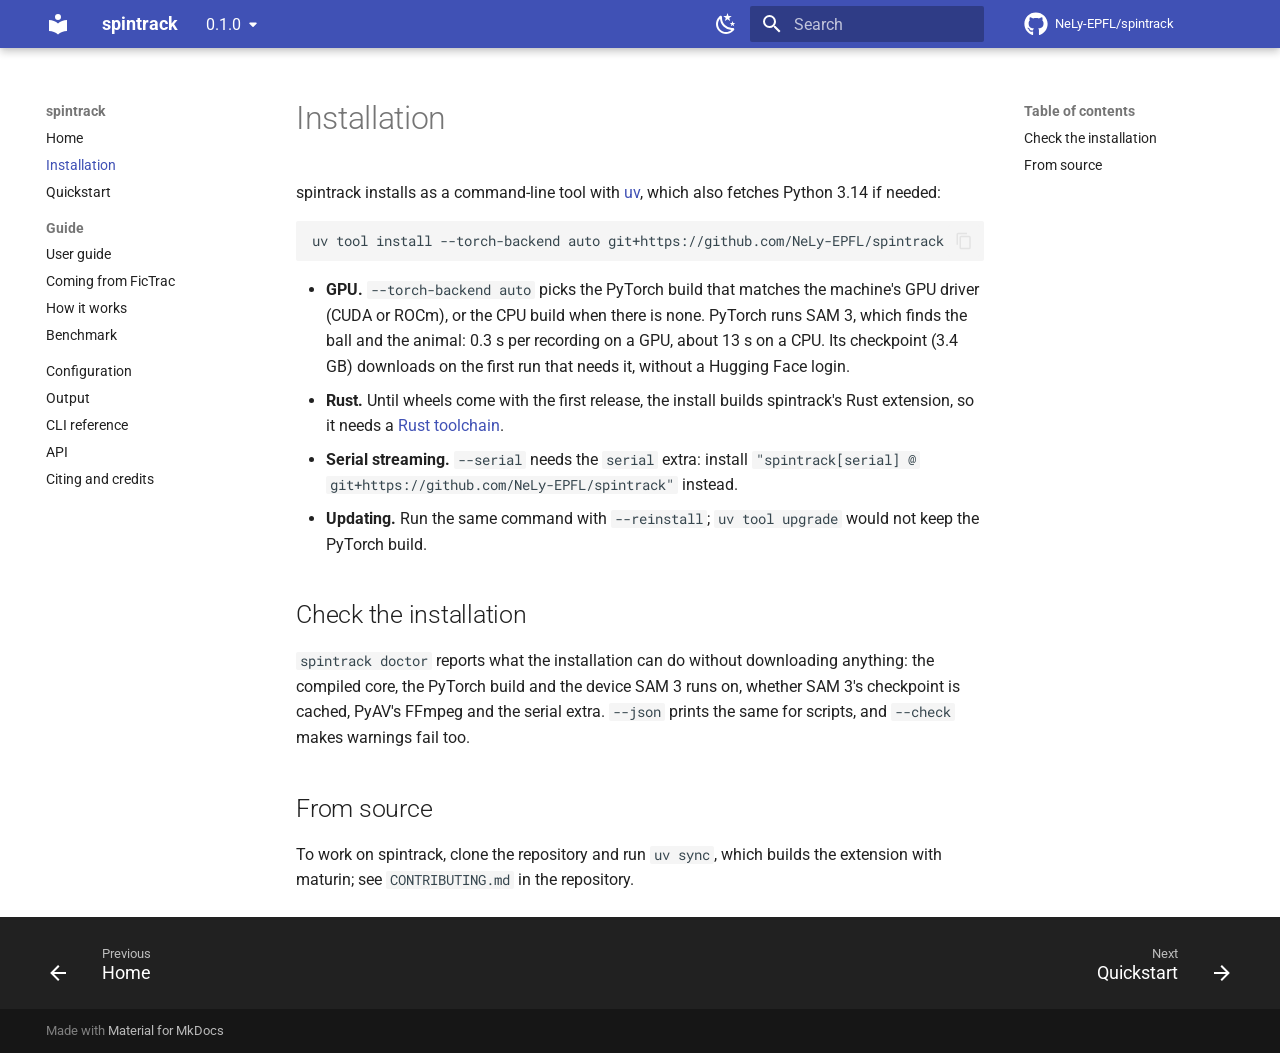
<file: 0.1.0/installation/index.html>
<!doctype html>
<html lang="en" class="no-js">
  <head>
    
      <meta charset="utf-8">
      <meta name="viewport" content="width=device-width,initial-scale=1">
      
        <meta name="description" content="Track the rotation of a spherical treadmill (trackball) from video">
      
      
      
        <link rel="canonical" href="https://nely-epfl.github.io/spintrack/0.1.0/installation/">
      
      
        <link rel="prev" href="..">
      
      
        <link rel="next" href="../quickstart/">
      
      
        
      
      
      <link rel="icon" href="../assets/images/favicon.png">
      <meta name="generator" content="mkdocs-1.6.1, mkdocs-material-9.7.7">
    
    
      
        <title>Installation - spintrack</title>
      
    
    
      <link rel="stylesheet" href="../assets/stylesheets/main.ec1eaa64.min.css">
      
        
        <link rel="stylesheet" href="../assets/stylesheets/palette.ab4e12ef.min.css">
      
      


    
    
      
    
    
      
        
        
        <link rel="preconnect" href="https://fonts.gstatic.com" crossorigin>
        <link rel="stylesheet" href="https://fonts.googleapis.com/css?family=Roboto:300,300i,400,400i,700,700i%7CRoboto+Mono:400,400i,700,700i&display=fallback">
        <style>:root{--md-text-font:"Roboto";--md-code-font:"Roboto Mono"}</style>
      
    
    
      <link rel="stylesheet" href="../assets/_mkdocstrings.css">
    
    <script>__md_scope=new URL("..",location),__md_hash=e=>[...e].reduce(((e,_)=>(e<<5)-e+_.charCodeAt(0)),0),__md_get=(e,_=localStorage,t=__md_scope)=>JSON.parse(_.getItem(t.pathname+"."+e)),__md_set=(e,_,t=localStorage,a=__md_scope)=>{try{t.setItem(a.pathname+"."+e,JSON.stringify(_))}catch(e){}}</script>
    
      

    
    
  </head>
  
  
    
    
      
    
    
    
    
    <body dir="ltr" data-md-color-scheme="default" data-md-color-primary="indigo" data-md-color-accent="indigo">
  
    
    <input class="md-toggle" data-md-toggle="drawer" type="checkbox" id="__drawer" autocomplete="off">
    <input class="md-toggle" data-md-toggle="search" type="checkbox" id="__search" autocomplete="off">
    <label class="md-overlay" for="__drawer"></label>
    <div data-md-component="skip">
      
        
        <a href="#installation" class="md-skip">
          Skip to content
        </a>
      
    </div>
    <div data-md-component="announce">
      
    </div>
    
      <div data-md-color-scheme="default" data-md-component="outdated" hidden>
        
      </div>
    
    
      

  

<header class="md-header md-header--shadow" data-md-component="header">
  <nav class="md-header__inner md-grid" aria-label="Header">
    <a href=".." title="spintrack" class="md-header__button md-logo" aria-label="spintrack" data-md-component="logo">
      
  
  <svg xmlns="http://www.w3.org/2000/svg" viewBox="0 0 24 24"><path d="M12 8a3 3 0 0 0 3-3 3 3 0 0 0-3-3 3 3 0 0 0-3 3 3 3 0 0 0 3 3m0 3.54C9.64 9.35 6.5 8 3 8v11c3.5 0 6.64 1.35 9 3.54 2.36-2.19 5.5-3.54 9-3.54V8c-3.5 0-6.64 1.35-9 3.54"/></svg>

    </a>
    <label class="md-header__button md-icon" for="__drawer">
      
      <svg xmlns="http://www.w3.org/2000/svg" viewBox="0 0 24 24"><path d="M3 6h18v2H3zm0 5h18v2H3zm0 5h18v2H3z"/></svg>
    </label>
    <div class="md-header__title" data-md-component="header-title">
      <div class="md-header__ellipsis">
        <div class="md-header__topic">
          <span class="md-ellipsis">
            spintrack
          </span>
        </div>
        <div class="md-header__topic" data-md-component="header-topic">
          <span class="md-ellipsis">
            
              Installation
            
          </span>
        </div>
      </div>
    </div>
    
      
        <form class="md-header__option" data-md-component="palette">
  
    
    
    
    <input class="md-option" data-md-color-media="(prefers-color-scheme: light)" data-md-color-scheme="default" data-md-color-primary="indigo" data-md-color-accent="indigo"  aria-label="Switch to dark mode"  type="radio" name="__palette" id="__palette_0">
    
      <label class="md-header__button md-icon" title="Switch to dark mode" for="__palette_1" hidden>
        <svg xmlns="http://www.w3.org/2000/svg" viewBox="0 0 24 24"><path d="m17.75 4.09-2.53 1.94.91 3.06-2.63-1.81-2.63 1.81.91-3.06-2.53-1.94L12.44 4l1.06-3 1.06 3zm3.5 6.91-1.64 1.25.59 1.98-1.7-1.17-1.7 1.17.59-1.98L15.75 11l2.06-.05L18.5 9l.69 1.95zm-2.28 4.95c.83-.08 1.72 1.1 1.19 1.85-.32.45-.66.87-1.08 1.27C15.17 23 8.84 23 4.94 19.07c-3.91-3.9-3.91-10.24 0-14.14.4-.4.82-.76 1.27-1.08.75-.53 1.93.36 1.85 1.19-.27 2.86.69 5.83 2.89 8.02a9.96 9.96 0 0 0 8.02 2.89m-1.64 2.02a12.08 12.08 0 0 1-7.8-3.47c-2.17-2.19-3.33-5-3.49-7.82-2.81 3.14-2.7 7.96.31 10.98 3.02 3.01 7.84 3.12 10.98.31"/></svg>
      </label>
    
  
    
    
    
    <input class="md-option" data-md-color-media="(prefers-color-scheme: dark)" data-md-color-scheme="slate" data-md-color-primary="indigo" data-md-color-accent="indigo"  aria-label="Switch to light mode"  type="radio" name="__palette" id="__palette_1">
    
      <label class="md-header__button md-icon" title="Switch to light mode" for="__palette_0" hidden>
        <svg xmlns="http://www.w3.org/2000/svg" viewBox="0 0 24 24"><path d="M12 7a5 5 0 0 1 5 5 5 5 0 0 1-5 5 5 5 0 0 1-5-5 5 5 0 0 1 5-5m0 2a3 3 0 0 0-3 3 3 3 0 0 0 3 3 3 3 0 0 0 3-3 3 3 0 0 0-3-3m0-7 2.39 3.42C13.65 5.15 12.84 5 12 5s-1.65.15-2.39.42zM3.34 7l4.16-.35A7.2 7.2 0 0 0 5.94 8.5c-.44.74-.69 1.5-.83 2.29zm.02 10 1.76-3.77a7.131 7.131 0 0 0 2.38 4.14zM20.65 7l-1.77 3.79a7.02 7.02 0 0 0-2.38-4.15zm-.01 10-4.14.36c.59-.51 1.12-1.14 1.54-1.86.42-.73.69-1.5.83-2.29zM12 22l-2.41-3.44c.74.27 1.55.44 2.41.44.82 0 1.63-.17 2.37-.44z"/></svg>
      </label>
    
  
</form>
      
    
    
      <script>var palette=__md_get("__palette");if(palette&&palette.color){if("(prefers-color-scheme)"===palette.color.media){var media=matchMedia("(prefers-color-scheme: light)"),input=document.querySelector(media.matches?"[data-md-color-media='(prefers-color-scheme: light)']":"[data-md-color-media='(prefers-color-scheme: dark)']");palette.color.media=input.getAttribute("data-md-color-media"),palette.color.scheme=input.getAttribute("data-md-color-scheme"),palette.color.primary=input.getAttribute("data-md-color-primary"),palette.color.accent=input.getAttribute("data-md-color-accent")}for(var[key,value]of Object.entries(palette.color))document.body.setAttribute("data-md-color-"+key,value)}</script>
    
    
    
      
      
        <label class="md-header__button md-icon" for="__search">
          
          <svg xmlns="http://www.w3.org/2000/svg" viewBox="0 0 24 24"><path d="M9.5 3A6.5 6.5 0 0 1 16 9.5c0 1.61-.59 3.09-1.56 4.23l.27.27h.79l5 5-1.5 1.5-5-5v-.79l-.27-.27A6.52 6.52 0 0 1 9.5 16 6.5 6.5 0 0 1 3 9.5 6.5 6.5 0 0 1 9.5 3m0 2C7 5 5 7 5 9.5S7 14 9.5 14 14 12 14 9.5 12 5 9.5 5"/></svg>
        </label>
        <div class="md-search" data-md-component="search" role="dialog">
  <label class="md-search__overlay" for="__search"></label>
  <div class="md-search__inner" role="search">
    <form class="md-search__form" name="search">
      <input type="text" class="md-search__input" name="query" aria-label="Search" placeholder="Search" autocapitalize="off" autocorrect="off" autocomplete="off" spellcheck="false" data-md-component="search-query" required>
      <label class="md-search__icon md-icon" for="__search">
        
        <svg xmlns="http://www.w3.org/2000/svg" viewBox="0 0 24 24"><path d="M9.5 3A6.5 6.5 0 0 1 16 9.5c0 1.61-.59 3.09-1.56 4.23l.27.27h.79l5 5-1.5 1.5-5-5v-.79l-.27-.27A6.52 6.52 0 0 1 9.5 16 6.5 6.5 0 0 1 3 9.5 6.5 6.5 0 0 1 9.5 3m0 2C7 5 5 7 5 9.5S7 14 9.5 14 14 12 14 9.5 12 5 9.5 5"/></svg>
        
        <svg xmlns="http://www.w3.org/2000/svg" viewBox="0 0 24 24"><path d="M20 11v2H8l5.5 5.5-1.42 1.42L4.16 12l7.92-7.92L13.5 5.5 8 11z"/></svg>
      </label>
      <nav class="md-search__options" aria-label="Search">
        
        <button type="reset" class="md-search__icon md-icon" title="Clear" aria-label="Clear" tabindex="-1">
          
          <svg xmlns="http://www.w3.org/2000/svg" viewBox="0 0 24 24"><path d="M19 6.41 17.59 5 12 10.59 6.41 5 5 6.41 10.59 12 5 17.59 6.41 19 12 13.41 17.59 19 19 17.59 13.41 12z"/></svg>
        </button>
      </nav>
      
        <div class="md-search__suggest" data-md-component="search-suggest"></div>
      
    </form>
    <div class="md-search__output">
      <div class="md-search__scrollwrap" tabindex="0" data-md-scrollfix>
        <div class="md-search-result" data-md-component="search-result">
          <div class="md-search-result__meta">
            Initializing search
          </div>
          <ol class="md-search-result__list" role="presentation"></ol>
        </div>
      </div>
    </div>
  </div>
</div>
      
    
    
      <div class="md-header__source">
        <a href="https://github.com/NeLy-EPFL/spintrack" title="Go to repository" class="md-source" data-md-component="source">
  <div class="md-source__icon md-icon">
    
    <svg xmlns="http://www.w3.org/2000/svg" viewBox="0 0 512 512"><!--! Font Awesome Free 7.1.0 by @fontawesome - https://fontawesome.com License - https://fontawesome.com/license/free (Icons: CC BY 4.0, Fonts: SIL OFL 1.1, Code: MIT License) Copyright 2025 Fonticons, Inc.--><path d="M173.9 397.4c0 2-2.3 3.6-5.2 3.6-3.3.3-5.6-1.3-5.6-3.6 0-2 2.3-3.6 5.2-3.6 3-.3 5.6 1.3 5.6 3.6m-31.1-4.5c-.7 2 1.3 4.3 4.3 4.9 2.6 1 5.6 0 6.2-2s-1.3-4.3-4.3-5.2c-2.6-.7-5.5.3-6.2 2.3m44.2-1.7c-2.9.7-4.9 2.6-4.6 4.9.3 2 2.9 3.3 5.9 2.6 2.9-.7 4.9-2.6 4.6-4.6-.3-1.9-3-3.2-5.9-2.9M252.8 8C114.1 8 8 113.3 8 252c0 110.9 69.8 205.8 169.5 239.2 12.8 2.3 17.3-5.6 17.3-12.1 0-6.2-.3-40.4-.3-61.4 0 0-70 15-84.7-29.8 0 0-11.4-29.1-27.8-36.6 0 0-22.9-15.7 1.6-15.4 0 0 24.9 2 38.6 25.8 21.9 38.6 58.6 27.5 72.9 20.9 2.3-16 8.8-27.1 16-33.7-55.9-6.2-112.3-14.3-112.3-110.5 0-27.5 7.6-41.3 23.6-58.9-2.6-6.5-11.1-33.3 2.6-67.9 20.9-6.5 69 27 69 27 20-5.6 41.5-8.5 62.8-8.5s42.8 2.9 62.8 8.5c0 0 48.1-33.6 69-27 13.7 34.7 5.2 61.4 2.6 67.9 16 17.7 25.8 31.5 25.8 58.9 0 96.5-58.9 104.2-114.8 110.5 9.2 7.9 17 22.9 17 46.4 0 33.7-.3 75.4-.3 83.6 0 6.5 4.6 14.4 17.3 12.1C436.2 457.8 504 362.9 504 252 504 113.3 391.5 8 252.8 8M105.2 352.9c-1.3 1-1 3.3.7 5.2 1.6 1.6 3.9 2.3 5.2 1 1.3-1 1-3.3-.7-5.2-1.6-1.6-3.9-2.3-5.2-1m-10.8-8.1c-.7 1.3.3 2.9 2.3 3.9 1.6 1 3.6.7 4.3-.7.7-1.3-.3-2.9-2.3-3.9-2-.6-3.6-.3-4.3.7m32.4 35.6c-1.6 1.3-1 4.3 1.3 6.2 2.3 2.3 5.2 2.6 6.5 1 1.3-1.3.7-4.3-1.3-6.2-2.2-2.3-5.2-2.6-6.5-1m-11.4-14.7c-1.6 1-1.6 3.6 0 5.9s4.3 3.3 5.6 2.3c1.6-1.3 1.6-3.9 0-6.2-1.4-2.3-4-3.3-5.6-2"/></svg>
  </div>
  <div class="md-source__repository">
    NeLy-EPFL/spintrack
  </div>
</a>
      </div>
    
  </nav>
  
</header>
    
    <div class="md-container" data-md-component="container">
      
      
        
          
        
      
      <main class="md-main" data-md-component="main">
        <div class="md-main__inner md-grid">
          
            
              
              <div class="md-sidebar md-sidebar--primary" data-md-component="sidebar" data-md-type="navigation" >
                <div class="md-sidebar__scrollwrap">
                  <div class="md-sidebar__inner">
                    



<nav class="md-nav md-nav--primary" aria-label="Navigation" data-md-level="0">
  <label class="md-nav__title" for="__drawer">
    <a href=".." title="spintrack" class="md-nav__button md-logo" aria-label="spintrack" data-md-component="logo">
      
  
  <svg xmlns="http://www.w3.org/2000/svg" viewBox="0 0 24 24"><path d="M12 8a3 3 0 0 0 3-3 3 3 0 0 0-3-3 3 3 0 0 0-3 3 3 3 0 0 0 3 3m0 3.54C9.64 9.35 6.5 8 3 8v11c3.5 0 6.64 1.35 9 3.54 2.36-2.19 5.5-3.54 9-3.54V8c-3.5 0-6.64 1.35-9 3.54"/></svg>

    </a>
    spintrack
  </label>
  
    <div class="md-nav__source">
      <a href="https://github.com/NeLy-EPFL/spintrack" title="Go to repository" class="md-source" data-md-component="source">
  <div class="md-source__icon md-icon">
    
    <svg xmlns="http://www.w3.org/2000/svg" viewBox="0 0 512 512"><!--! Font Awesome Free 7.1.0 by @fontawesome - https://fontawesome.com License - https://fontawesome.com/license/free (Icons: CC BY 4.0, Fonts: SIL OFL 1.1, Code: MIT License) Copyright 2025 Fonticons, Inc.--><path d="M173.9 397.4c0 2-2.3 3.6-5.2 3.6-3.3.3-5.6-1.3-5.6-3.6 0-2 2.3-3.6 5.2-3.6 3-.3 5.6 1.3 5.6 3.6m-31.1-4.5c-.7 2 1.3 4.3 4.3 4.9 2.6 1 5.6 0 6.2-2s-1.3-4.3-4.3-5.2c-2.6-.7-5.5.3-6.2 2.3m44.2-1.7c-2.9.7-4.9 2.6-4.6 4.9.3 2 2.9 3.3 5.9 2.6 2.9-.7 4.9-2.6 4.6-4.6-.3-1.9-3-3.2-5.9-2.9M252.8 8C114.1 8 8 113.3 8 252c0 110.9 69.8 205.8 169.5 239.2 12.8 2.3 17.3-5.6 17.3-12.1 0-6.2-.3-40.4-.3-61.4 0 0-70 15-84.7-29.8 0 0-11.4-29.1-27.8-36.6 0 0-22.9-15.7 1.6-15.4 0 0 24.9 2 38.6 25.8 21.9 38.6 58.6 27.5 72.9 20.9 2.3-16 8.8-27.1 16-33.7-55.9-6.2-112.3-14.3-112.3-110.5 0-27.5 7.6-41.3 23.6-58.9-2.6-6.5-11.1-33.3 2.6-67.9 20.9-6.5 69 27 69 27 20-5.6 41.5-8.5 62.8-8.5s42.8 2.9 62.8 8.5c0 0 48.1-33.6 69-27 13.7 34.7 5.2 61.4 2.6 67.9 16 17.7 25.8 31.5 25.8 58.9 0 96.5-58.9 104.2-114.8 110.5 9.2 7.9 17 22.9 17 46.4 0 33.7-.3 75.4-.3 83.6 0 6.5 4.6 14.4 17.3 12.1C436.2 457.8 504 362.9 504 252 504 113.3 391.5 8 252.8 8M105.2 352.9c-1.3 1-1 3.3.7 5.2 1.6 1.6 3.9 2.3 5.2 1 1.3-1 1-3.3-.7-5.2-1.6-1.6-3.9-2.3-5.2-1m-10.8-8.1c-.7 1.3.3 2.9 2.3 3.9 1.6 1 3.6.7 4.3-.7.7-1.3-.3-2.9-2.3-3.9-2-.6-3.6-.3-4.3.7m32.4 35.6c-1.6 1.3-1 4.3 1.3 6.2 2.3 2.3 5.2 2.6 6.5 1 1.3-1.3.7-4.3-1.3-6.2-2.2-2.3-5.2-2.6-6.5-1m-11.4-14.7c-1.6 1-1.6 3.6 0 5.9s4.3 3.3 5.6 2.3c1.6-1.3 1.6-3.9 0-6.2-1.4-2.3-4-3.3-5.6-2"/></svg>
  </div>
  <div class="md-source__repository">
    NeLy-EPFL/spintrack
  </div>
</a>
    </div>
  
  <ul class="md-nav__list" data-md-scrollfix>
    
      
      
  
  
  
  
    <li class="md-nav__item">
      <a href=".." class="md-nav__link">
        
  
  
  <span class="md-ellipsis">
    
  
    Home
  

    
  </span>
  
  

      </a>
    </li>
  

    
      
      
  
  
    
  
  
  
    <li class="md-nav__item md-nav__item--active">
      
      <input class="md-nav__toggle md-toggle" type="checkbox" id="__toc">
      
      
        
      
      
        <label class="md-nav__link md-nav__link--active" for="__toc">
          
  
  
  <span class="md-ellipsis">
    
  
    Installation
  

    
  </span>
  
  

          <span class="md-nav__icon md-icon"></span>
        </label>
      
      <a href="./" class="md-nav__link md-nav__link--active">
        
  
  
  <span class="md-ellipsis">
    
  
    Installation
  

    
  </span>
  
  

      </a>
      
        

<nav class="md-nav md-nav--secondary" aria-label="Table of contents">
  
  
  
    
  
  
    <label class="md-nav__title" for="__toc">
      <span class="md-nav__icon md-icon"></span>
      Table of contents
    </label>
    <ul class="md-nav__list" data-md-component="toc" data-md-scrollfix>
      
        <li class="md-nav__item">
  <a href="#check-the-installation" class="md-nav__link">
    <span class="md-ellipsis">
      
        Check the installation
      
    </span>
  </a>
  
</li>
      
        <li class="md-nav__item">
  <a href="#from-source" class="md-nav__link">
    <span class="md-ellipsis">
      
        From source
      
    </span>
  </a>
  
</li>
      
    </ul>
  
</nav>
      
    </li>
  

    
      
      
  
  
  
  
    <li class="md-nav__item">
      <a href="../quickstart/" class="md-nav__link">
        
  
  
  <span class="md-ellipsis">
    
  
    Quickstart
  

    
  </span>
  
  

      </a>
    </li>
  

    
      
      
  
  
  
  
    
    
    
    
      
        
        
      
    
    
    <li class="md-nav__item md-nav__item--section md-nav__item--nested">
      
        
        
        <input class="md-nav__toggle md-toggle " type="checkbox" id="__nav_4" >
        
          
          <label class="md-nav__link" for="__nav_4" id="__nav_4_label" tabindex="">
            
  
  
  <span class="md-ellipsis">
    
  
    Guide
  

    
  </span>
  
  

            <span class="md-nav__icon md-icon"></span>
          </label>
        
        <nav class="md-nav" data-md-level="1" aria-labelledby="__nav_4_label" aria-expanded="false">
          <label class="md-nav__title" for="__nav_4">
            <span class="md-nav__icon md-icon"></span>
            
  
    Guide
  

          </label>
          <ul class="md-nav__list" data-md-scrollfix>
            
              
                
  
  
  
  
    <li class="md-nav__item">
      <a href="../guide/" class="md-nav__link">
        
  
  
  <span class="md-ellipsis">
    
  
    User guide
  

    
  </span>
  
  

      </a>
    </li>
  

              
            
              
                
  
  
  
  
    <li class="md-nav__item">
      <a href="../fictrac/" class="md-nav__link">
        
  
  
  <span class="md-ellipsis">
    
  
    Coming from FicTrac
  

    
  </span>
  
  

      </a>
    </li>
  

              
            
              
                
  
  
  
  
    <li class="md-nav__item">
      <a href="../algorithm/" class="md-nav__link">
        
  
  
  <span class="md-ellipsis">
    
  
    How it works
  

    
  </span>
  
  

      </a>
    </li>
  

              
            
              
                
  
  
  
  
    <li class="md-nav__item">
      <a href="../benchmark/" class="md-nav__link">
        
  
  
  <span class="md-ellipsis">
    
  
    Benchmark
  

    
  </span>
  
  

      </a>
    </li>
  

              
            
          </ul>
        </nav>
      
    </li>
  

    
      
      
  
  
  
  
    <li class="md-nav__item">
      <a href="../configuration/" class="md-nav__link">
        
  
  
  <span class="md-ellipsis">
    
  
    Configuration
  

    
  </span>
  
  

      </a>
    </li>
  

    
      
      
  
  
  
  
    <li class="md-nav__item">
      <a href="../output/" class="md-nav__link">
        
  
  
  <span class="md-ellipsis">
    
  
    Output
  

    
  </span>
  
  

      </a>
    </li>
  

    
      
      
  
  
  
  
    <li class="md-nav__item">
      <a href="../cli/" class="md-nav__link">
        
  
  
  <span class="md-ellipsis">
    
  
    CLI reference
  

    
  </span>
  
  

      </a>
    </li>
  

    
      
      
  
  
  
  
    <li class="md-nav__item">
      <a href="../api/" class="md-nav__link">
        
  
  
  <span class="md-ellipsis">
    
  
    API
  

    
  </span>
  
  

      </a>
    </li>
  

    
      
      
  
  
  
  
    <li class="md-nav__item">
      <a href="../citing/" class="md-nav__link">
        
  
  
  <span class="md-ellipsis">
    
  
    Citing and credits
  

    
  </span>
  
  

      </a>
    </li>
  

    
  </ul>
</nav>
                  </div>
                </div>
              </div>
            
            
              
              <div class="md-sidebar md-sidebar--secondary" data-md-component="sidebar" data-md-type="toc" >
                <div class="md-sidebar__scrollwrap">
                  <div class="md-sidebar__inner">
                    

<nav class="md-nav md-nav--secondary" aria-label="Table of contents">
  
  
  
    
  
  
    <label class="md-nav__title" for="__toc">
      <span class="md-nav__icon md-icon"></span>
      Table of contents
    </label>
    <ul class="md-nav__list" data-md-component="toc" data-md-scrollfix>
      
        <li class="md-nav__item">
  <a href="#check-the-installation" class="md-nav__link">
    <span class="md-ellipsis">
      
        Check the installation
      
    </span>
  </a>
  
</li>
      
        <li class="md-nav__item">
  <a href="#from-source" class="md-nav__link">
    <span class="md-ellipsis">
      
        From source
      
    </span>
  </a>
  
</li>
      
    </ul>
  
</nav>
                  </div>
                </div>
              </div>
            
          
          
            <div class="md-content" data-md-component="content">
              
              <article class="md-content__inner md-typeset">
                
                  


  
  


<h1 id="installation">Installation<a class="headerlink" href="#installation" title="Permanent link">&para;</a></h1>
<p>spintrack installs as a command-line tool with <a href="https://docs.astral.sh/uv/getting-started/installation/">uv</a>, which also fetches Python 3.14 if needed:</p>
<div class="highlight"><pre><span></span><code><a id="__codelineno-0-1" name="__codelineno-0-1" href="#__codelineno-0-1"></a>uv<span class="w"> </span>tool<span class="w"> </span>install<span class="w"> </span>--torch-backend<span class="w"> </span>auto<span class="w"> </span>git+https://github.com/NeLy-EPFL/spintrack
</code></pre></div>
<ul>
<li><strong>GPU.</strong> <code>--torch-backend auto</code> picks the PyTorch build that matches the machine's GPU driver (CUDA or ROCm), or the CPU build when there is none. PyTorch runs SAM 3, which finds the ball and the animal: 0.3 s per recording on a GPU, about 13 s on a CPU. Its checkpoint (3.4 GB) downloads on the first run that needs it, without a Hugging Face login.</li>
<li><strong>Rust.</strong> Until wheels come with the first release, the install builds spintrack's Rust extension, so it needs a <a href="https://rustup.rs">Rust toolchain</a>.</li>
<li><strong>Serial streaming.</strong> <code>--serial</code> needs the <code>serial</code> extra: install <code>"spintrack[serial] @ git+https://github.com/NeLy-EPFL/spintrack"</code> instead.</li>
<li><strong>Updating.</strong> Run the same command with <code>--reinstall</code>; <code>uv tool upgrade</code> would not keep the PyTorch build.</li>
</ul>
<h2 id="check-the-installation">Check the installation<a class="headerlink" href="#check-the-installation" title="Permanent link">&para;</a></h2>
<p><code>spintrack doctor</code> reports what the installation can do without downloading anything: the compiled core, the PyTorch build and the device SAM 3 runs on, whether SAM 3's checkpoint is cached, PyAV's FFmpeg and the serial extra. <code>--json</code> prints the same for scripts, and <code>--check</code> makes warnings fail too.</p>
<h2 id="from-source">From source<a class="headerlink" href="#from-source" title="Permanent link">&para;</a></h2>
<p>To work on spintrack, clone the repository and run <code>uv sync</code>, which builds the extension with maturin; see <code>CONTRIBUTING.md</code> in the repository.</p>












                
              </article>
            </div>
          
          
<script>var target=document.getElementById(location.hash.slice(1));target&&target.name&&(target.checked=target.name.startsWith("__tabbed_"))</script>
        </div>
        
          <button type="button" class="md-top md-icon" data-md-component="top" hidden>
  
  <svg xmlns="http://www.w3.org/2000/svg" viewBox="0 0 24 24"><path d="M13 20h-2V8l-5.5 5.5-1.42-1.42L12 4.16l7.92 7.92-1.42 1.42L13 8z"/></svg>
  Back to top
</button>
        
      </main>
      
        <footer class="md-footer">
  
    
      
      <nav class="md-footer__inner md-grid" aria-label="Footer" >
        
          
          <a href=".." class="md-footer__link md-footer__link--prev" aria-label="Previous: Home">
            <div class="md-footer__button md-icon">
              
              <svg xmlns="http://www.w3.org/2000/svg" viewBox="0 0 24 24"><path d="M20 11v2H8l5.5 5.5-1.42 1.42L4.16 12l7.92-7.92L13.5 5.5 8 11z"/></svg>
            </div>
            <div class="md-footer__title">
              <span class="md-footer__direction">
                Previous
              </span>
              <div class="md-ellipsis">
                Home
              </div>
            </div>
          </a>
        
        
          
          <a href="../quickstart/" class="md-footer__link md-footer__link--next" aria-label="Next: Quickstart">
            <div class="md-footer__title">
              <span class="md-footer__direction">
                Next
              </span>
              <div class="md-ellipsis">
                Quickstart
              </div>
            </div>
            <div class="md-footer__button md-icon">
              
              <svg xmlns="http://www.w3.org/2000/svg" viewBox="0 0 24 24"><path d="M4 11v2h12l-5.5 5.5 1.42 1.42L19.84 12l-7.92-7.92L10.5 5.5 16 11z"/></svg>
            </div>
          </a>
        
      </nav>
    
  
  <div class="md-footer-meta md-typeset">
    <div class="md-footer-meta__inner md-grid">
      <div class="md-copyright">
  
  
    Made with
    <a href="https://squidfunk.github.io/mkdocs-material/" target="_blank" rel="noopener">
      Material for MkDocs
    </a>
  
</div>
      
    </div>
  </div>
</footer>
      
    </div>
    <div class="md-dialog" data-md-component="dialog">
      <div class="md-dialog__inner md-typeset"></div>
    </div>
    
    
    
      
      
      <script id="__config" type="application/json">{"annotate": null, "base": "..", "features": ["navigation.instant", "navigation.tracking", "navigation.sections", "navigation.top", "navigation.footer", "toc.follow", "search.suggest", "search.highlight", "content.code.copy", "content.code.annotate"], "search": "../assets/javascripts/workers/search.2c215733.min.js", "tags": null, "translations": {"clipboard.copied": "Copied to clipboard", "clipboard.copy": "Copy to clipboard", "search.result.more.one": "1 more on this page", "search.result.more.other": "# more on this page", "search.result.none": "No matching documents", "search.result.one": "1 matching document", "search.result.other": "# matching documents", "search.result.placeholder": "Type to start searching", "search.result.term.missing": "Missing", "select.version": "Select version"}, "version": {"default": "stable", "provider": "mike"}}</script>
    
    
      <script src="../assets/javascripts/bundle.d7400e89.min.js"></script>
      
    
  </body>
</html>
</file>
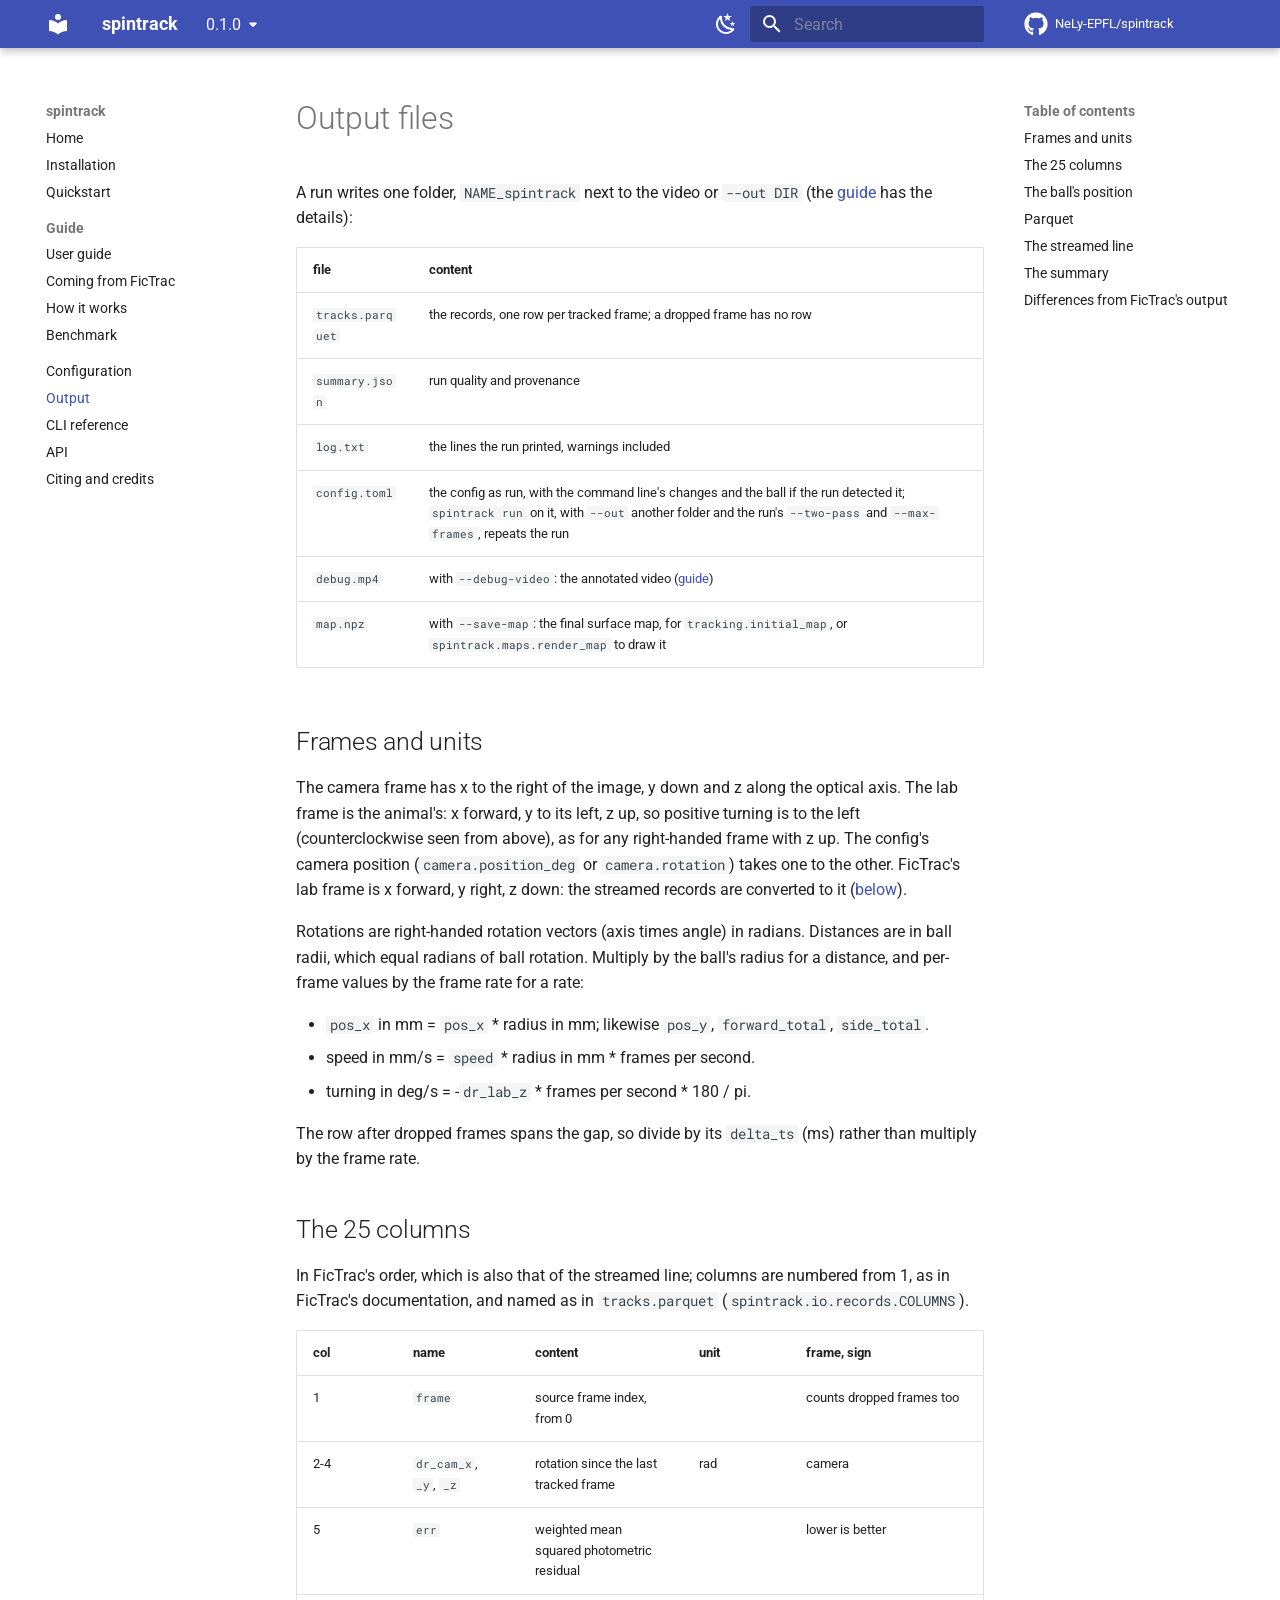
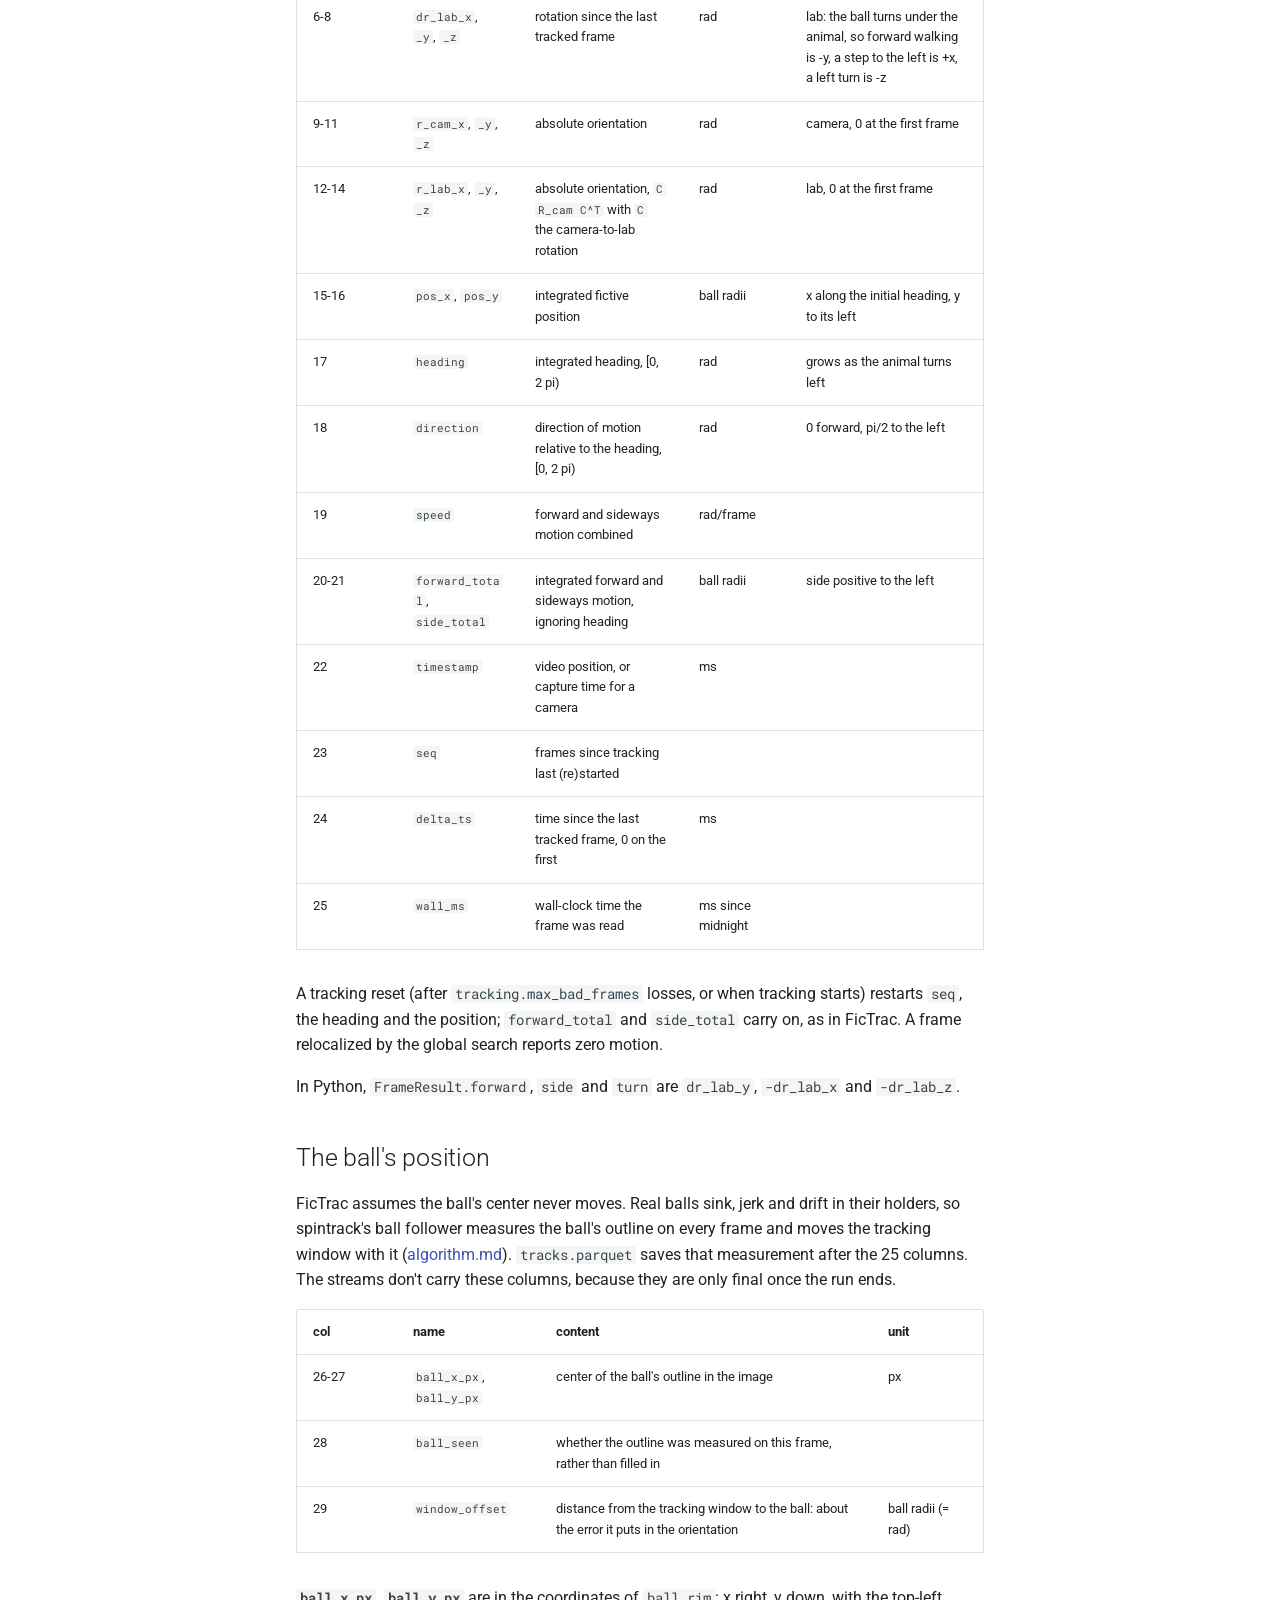
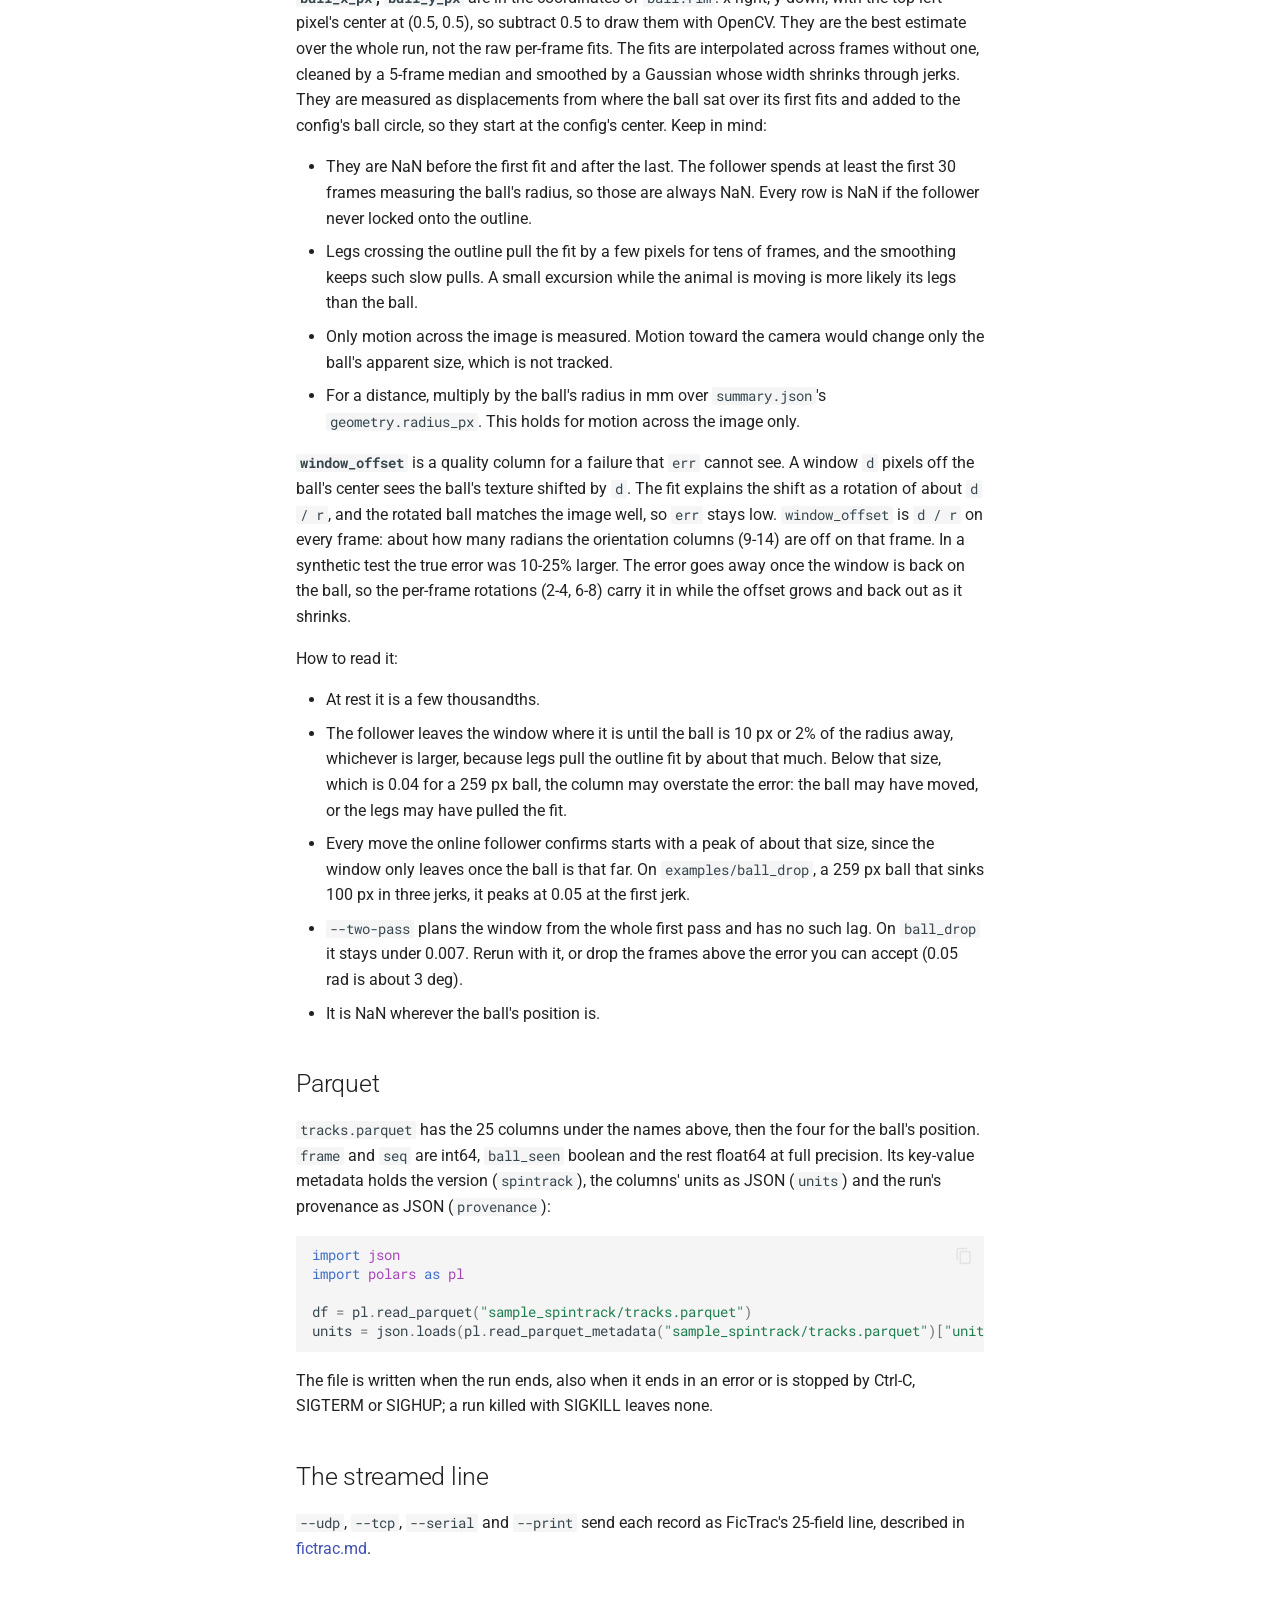
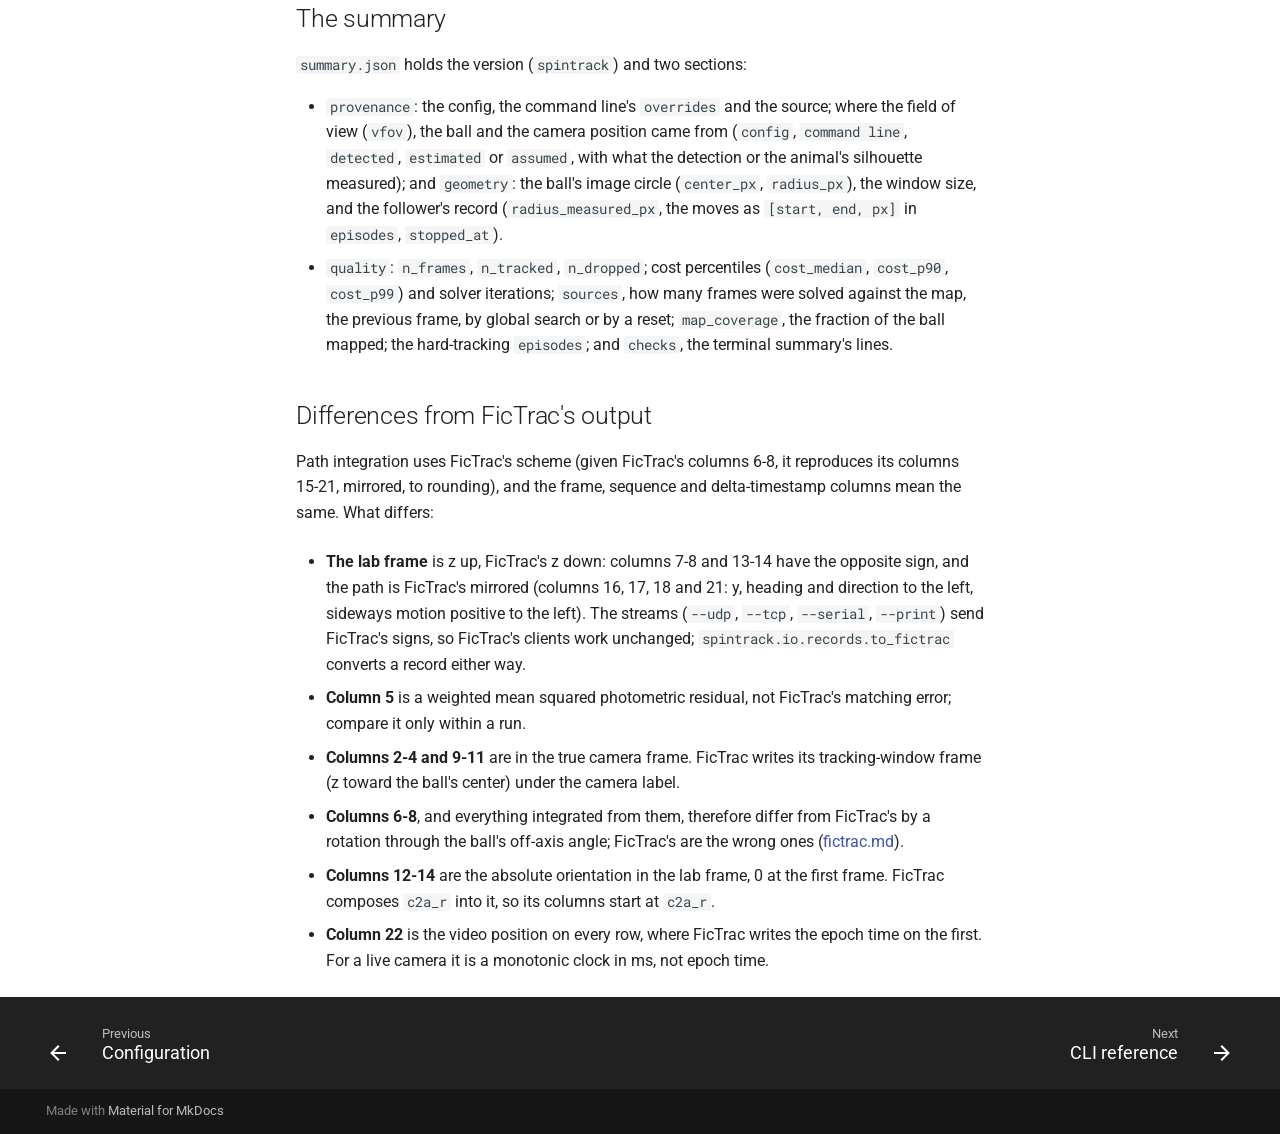
<file: 0.1.0/output/index.html>
<!doctype html>
<html lang="en" class="no-js">
  <head>
    
      <meta charset="utf-8">
      <meta name="viewport" content="width=device-width,initial-scale=1">
      
        <meta name="description" content="Track the rotation of a spherical treadmill (trackball) from video">
      
      
      
        <link rel="canonical" href="https://nely-epfl.github.io/spintrack/0.1.0/output/">
      
      
        <link rel="prev" href="../configuration/">
      
      
        <link rel="next" href="../cli/">
      
      
        
      
      
      <link rel="icon" href="../assets/images/favicon.png">
      <meta name="generator" content="mkdocs-1.6.1, mkdocs-material-9.7.7">
    
    
      
        <title>Output - spintrack</title>
      
    
    
      <link rel="stylesheet" href="../assets/stylesheets/main.ec1eaa64.min.css">
      
        
        <link rel="stylesheet" href="../assets/stylesheets/palette.ab4e12ef.min.css">
      
      


    
    
      
    
    
      
        
        
        <link rel="preconnect" href="https://fonts.gstatic.com" crossorigin>
        <link rel="stylesheet" href="https://fonts.googleapis.com/css?family=Roboto:300,300i,400,400i,700,700i%7CRoboto+Mono:400,400i,700,700i&display=fallback">
        <style>:root{--md-text-font:"Roboto";--md-code-font:"Roboto Mono"}</style>
      
    
    
      <link rel="stylesheet" href="../assets/_mkdocstrings.css">
    
    <script>__md_scope=new URL("..",location),__md_hash=e=>[...e].reduce(((e,_)=>(e<<5)-e+_.charCodeAt(0)),0),__md_get=(e,_=localStorage,t=__md_scope)=>JSON.parse(_.getItem(t.pathname+"."+e)),__md_set=(e,_,t=localStorage,a=__md_scope)=>{try{t.setItem(a.pathname+"."+e,JSON.stringify(_))}catch(e){}}</script>
    
      

    
    
  </head>
  
  
    
    
      
    
    
    
    
    <body dir="ltr" data-md-color-scheme="default" data-md-color-primary="indigo" data-md-color-accent="indigo">
  
    
    <input class="md-toggle" data-md-toggle="drawer" type="checkbox" id="__drawer" autocomplete="off">
    <input class="md-toggle" data-md-toggle="search" type="checkbox" id="__search" autocomplete="off">
    <label class="md-overlay" for="__drawer"></label>
    <div data-md-component="skip">
      
        
        <a href="#output-files" class="md-skip">
          Skip to content
        </a>
      
    </div>
    <div data-md-component="announce">
      
    </div>
    
      <div data-md-color-scheme="default" data-md-component="outdated" hidden>
        
      </div>
    
    
      

  

<header class="md-header md-header--shadow" data-md-component="header">
  <nav class="md-header__inner md-grid" aria-label="Header">
    <a href=".." title="spintrack" class="md-header__button md-logo" aria-label="spintrack" data-md-component="logo">
      
  
  <svg xmlns="http://www.w3.org/2000/svg" viewBox="0 0 24 24"><path d="M12 8a3 3 0 0 0 3-3 3 3 0 0 0-3-3 3 3 0 0 0-3 3 3 3 0 0 0 3 3m0 3.54C9.64 9.35 6.5 8 3 8v11c3.5 0 6.64 1.35 9 3.54 2.36-2.19 5.5-3.54 9-3.54V8c-3.5 0-6.64 1.35-9 3.54"/></svg>

    </a>
    <label class="md-header__button md-icon" for="__drawer">
      
      <svg xmlns="http://www.w3.org/2000/svg" viewBox="0 0 24 24"><path d="M3 6h18v2H3zm0 5h18v2H3zm0 5h18v2H3z"/></svg>
    </label>
    <div class="md-header__title" data-md-component="header-title">
      <div class="md-header__ellipsis">
        <div class="md-header__topic">
          <span class="md-ellipsis">
            spintrack
          </span>
        </div>
        <div class="md-header__topic" data-md-component="header-topic">
          <span class="md-ellipsis">
            
              Output
            
          </span>
        </div>
      </div>
    </div>
    
      
        <form class="md-header__option" data-md-component="palette">
  
    
    
    
    <input class="md-option" data-md-color-media="(prefers-color-scheme: light)" data-md-color-scheme="default" data-md-color-primary="indigo" data-md-color-accent="indigo"  aria-label="Switch to dark mode"  type="radio" name="__palette" id="__palette_0">
    
      <label class="md-header__button md-icon" title="Switch to dark mode" for="__palette_1" hidden>
        <svg xmlns="http://www.w3.org/2000/svg" viewBox="0 0 24 24"><path d="m17.75 4.09-2.53 1.94.91 3.06-2.63-1.81-2.63 1.81.91-3.06-2.53-1.94L12.44 4l1.06-3 1.06 3zm3.5 6.91-1.64 1.25.59 1.98-1.7-1.17-1.7 1.17.59-1.98L15.75 11l2.06-.05L18.5 9l.69 1.95zm-2.28 4.95c.83-.08 1.72 1.1 1.19 1.85-.32.45-.66.87-1.08 1.27C15.17 23 8.84 23 4.94 19.07c-3.91-3.9-3.91-10.24 0-14.14.4-.4.82-.76 1.27-1.08.75-.53 1.93.36 1.85 1.19-.27 2.86.69 5.83 2.89 8.02a9.96 9.96 0 0 0 8.02 2.89m-1.64 2.02a12.08 12.08 0 0 1-7.8-3.47c-2.17-2.19-3.33-5-3.49-7.82-2.81 3.14-2.7 7.96.31 10.98 3.02 3.01 7.84 3.12 10.98.31"/></svg>
      </label>
    
  
    
    
    
    <input class="md-option" data-md-color-media="(prefers-color-scheme: dark)" data-md-color-scheme="slate" data-md-color-primary="indigo" data-md-color-accent="indigo"  aria-label="Switch to light mode"  type="radio" name="__palette" id="__palette_1">
    
      <label class="md-header__button md-icon" title="Switch to light mode" for="__palette_0" hidden>
        <svg xmlns="http://www.w3.org/2000/svg" viewBox="0 0 24 24"><path d="M12 7a5 5 0 0 1 5 5 5 5 0 0 1-5 5 5 5 0 0 1-5-5 5 5 0 0 1 5-5m0 2a3 3 0 0 0-3 3 3 3 0 0 0 3 3 3 3 0 0 0 3-3 3 3 0 0 0-3-3m0-7 2.39 3.42C13.65 5.15 12.84 5 12 5s-1.65.15-2.39.42zM3.34 7l4.16-.35A7.2 7.2 0 0 0 5.94 8.5c-.44.74-.69 1.5-.83 2.29zm.02 10 1.76-3.77a7.131 7.131 0 0 0 2.38 4.14zM20.65 7l-1.77 3.79a7.02 7.02 0 0 0-2.38-4.15zm-.01 10-4.14.36c.59-.51 1.12-1.14 1.54-1.86.42-.73.69-1.5.83-2.29zM12 22l-2.41-3.44c.74.27 1.55.44 2.41.44.82 0 1.63-.17 2.37-.44z"/></svg>
      </label>
    
  
</form>
      
    
    
      <script>var palette=__md_get("__palette");if(palette&&palette.color){if("(prefers-color-scheme)"===palette.color.media){var media=matchMedia("(prefers-color-scheme: light)"),input=document.querySelector(media.matches?"[data-md-color-media='(prefers-color-scheme: light)']":"[data-md-color-media='(prefers-color-scheme: dark)']");palette.color.media=input.getAttribute("data-md-color-media"),palette.color.scheme=input.getAttribute("data-md-color-scheme"),palette.color.primary=input.getAttribute("data-md-color-primary"),palette.color.accent=input.getAttribute("data-md-color-accent")}for(var[key,value]of Object.entries(palette.color))document.body.setAttribute("data-md-color-"+key,value)}</script>
    
    
    
      
      
        <label class="md-header__button md-icon" for="__search">
          
          <svg xmlns="http://www.w3.org/2000/svg" viewBox="0 0 24 24"><path d="M9.5 3A6.5 6.5 0 0 1 16 9.5c0 1.61-.59 3.09-1.56 4.23l.27.27h.79l5 5-1.5 1.5-5-5v-.79l-.27-.27A6.52 6.52 0 0 1 9.5 16 6.5 6.5 0 0 1 3 9.5 6.5 6.5 0 0 1 9.5 3m0 2C7 5 5 7 5 9.5S7 14 9.5 14 14 12 14 9.5 12 5 9.5 5"/></svg>
        </label>
        <div class="md-search" data-md-component="search" role="dialog">
  <label class="md-search__overlay" for="__search"></label>
  <div class="md-search__inner" role="search">
    <form class="md-search__form" name="search">
      <input type="text" class="md-search__input" name="query" aria-label="Search" placeholder="Search" autocapitalize="off" autocorrect="off" autocomplete="off" spellcheck="false" data-md-component="search-query" required>
      <label class="md-search__icon md-icon" for="__search">
        
        <svg xmlns="http://www.w3.org/2000/svg" viewBox="0 0 24 24"><path d="M9.5 3A6.5 6.5 0 0 1 16 9.5c0 1.61-.59 3.09-1.56 4.23l.27.27h.79l5 5-1.5 1.5-5-5v-.79l-.27-.27A6.52 6.52 0 0 1 9.5 16 6.5 6.5 0 0 1 3 9.5 6.5 6.5 0 0 1 9.5 3m0 2C7 5 5 7 5 9.5S7 14 9.5 14 14 12 14 9.5 12 5 9.5 5"/></svg>
        
        <svg xmlns="http://www.w3.org/2000/svg" viewBox="0 0 24 24"><path d="M20 11v2H8l5.5 5.5-1.42 1.42L4.16 12l7.92-7.92L13.5 5.5 8 11z"/></svg>
      </label>
      <nav class="md-search__options" aria-label="Search">
        
        <button type="reset" class="md-search__icon md-icon" title="Clear" aria-label="Clear" tabindex="-1">
          
          <svg xmlns="http://www.w3.org/2000/svg" viewBox="0 0 24 24"><path d="M19 6.41 17.59 5 12 10.59 6.41 5 5 6.41 10.59 12 5 17.59 6.41 19 12 13.41 17.59 19 19 17.59 13.41 12z"/></svg>
        </button>
      </nav>
      
        <div class="md-search__suggest" data-md-component="search-suggest"></div>
      
    </form>
    <div class="md-search__output">
      <div class="md-search__scrollwrap" tabindex="0" data-md-scrollfix>
        <div class="md-search-result" data-md-component="search-result">
          <div class="md-search-result__meta">
            Initializing search
          </div>
          <ol class="md-search-result__list" role="presentation"></ol>
        </div>
      </div>
    </div>
  </div>
</div>
      
    
    
      <div class="md-header__source">
        <a href="https://github.com/NeLy-EPFL/spintrack" title="Go to repository" class="md-source" data-md-component="source">
  <div class="md-source__icon md-icon">
    
    <svg xmlns="http://www.w3.org/2000/svg" viewBox="0 0 512 512"><!--! Font Awesome Free 7.1.0 by @fontawesome - https://fontawesome.com License - https://fontawesome.com/license/free (Icons: CC BY 4.0, Fonts: SIL OFL 1.1, Code: MIT License) Copyright 2025 Fonticons, Inc.--><path d="M173.9 397.4c0 2-2.3 3.6-5.2 3.6-3.3.3-5.6-1.3-5.6-3.6 0-2 2.3-3.6 5.2-3.6 3-.3 5.6 1.3 5.6 3.6m-31.1-4.5c-.7 2 1.3 4.3 4.3 4.9 2.6 1 5.6 0 6.2-2s-1.3-4.3-4.3-5.2c-2.6-.7-5.5.3-6.2 2.3m44.2-1.7c-2.9.7-4.9 2.6-4.6 4.9.3 2 2.9 3.3 5.9 2.6 2.9-.7 4.9-2.6 4.6-4.6-.3-1.9-3-3.2-5.9-2.9M252.8 8C114.1 8 8 113.3 8 252c0 110.9 69.8 205.8 169.5 239.2 12.8 2.3 17.3-5.6 17.3-12.1 0-6.2-.3-40.4-.3-61.4 0 0-70 15-84.7-29.8 0 0-11.4-29.1-27.8-36.6 0 0-22.9-15.7 1.6-15.4 0 0 24.9 2 38.6 25.8 21.9 38.6 58.6 27.5 72.9 20.9 2.3-16 8.8-27.1 16-33.7-55.9-6.2-112.3-14.3-112.3-110.5 0-27.5 7.6-41.3 23.6-58.9-2.6-6.5-11.1-33.3 2.6-67.9 20.9-6.5 69 27 69 27 20-5.6 41.5-8.5 62.8-8.5s42.8 2.9 62.8 8.5c0 0 48.1-33.6 69-27 13.7 34.7 5.2 61.4 2.6 67.9 16 17.7 25.8 31.5 25.8 58.9 0 96.5-58.9 104.2-114.8 110.5 9.2 7.9 17 22.9 17 46.4 0 33.7-.3 75.4-.3 83.6 0 6.5 4.6 14.4 17.3 12.1C436.2 457.8 504 362.9 504 252 504 113.3 391.5 8 252.8 8M105.2 352.9c-1.3 1-1 3.3.7 5.2 1.6 1.6 3.9 2.3 5.2 1 1.3-1 1-3.3-.7-5.2-1.6-1.6-3.9-2.3-5.2-1m-10.8-8.1c-.7 1.3.3 2.9 2.3 3.9 1.6 1 3.6.7 4.3-.7.7-1.3-.3-2.9-2.3-3.9-2-.6-3.6-.3-4.3.7m32.4 35.6c-1.6 1.3-1 4.3 1.3 6.2 2.3 2.3 5.2 2.6 6.5 1 1.3-1.3.7-4.3-1.3-6.2-2.2-2.3-5.2-2.6-6.5-1m-11.4-14.7c-1.6 1-1.6 3.6 0 5.9s4.3 3.3 5.6 2.3c1.6-1.3 1.6-3.9 0-6.2-1.4-2.3-4-3.3-5.6-2"/></svg>
  </div>
  <div class="md-source__repository">
    NeLy-EPFL/spintrack
  </div>
</a>
      </div>
    
  </nav>
  
</header>
    
    <div class="md-container" data-md-component="container">
      
      
        
          
        
      
      <main class="md-main" data-md-component="main">
        <div class="md-main__inner md-grid">
          
            
              
              <div class="md-sidebar md-sidebar--primary" data-md-component="sidebar" data-md-type="navigation" >
                <div class="md-sidebar__scrollwrap">
                  <div class="md-sidebar__inner">
                    



<nav class="md-nav md-nav--primary" aria-label="Navigation" data-md-level="0">
  <label class="md-nav__title" for="__drawer">
    <a href=".." title="spintrack" class="md-nav__button md-logo" aria-label="spintrack" data-md-component="logo">
      
  
  <svg xmlns="http://www.w3.org/2000/svg" viewBox="0 0 24 24"><path d="M12 8a3 3 0 0 0 3-3 3 3 0 0 0-3-3 3 3 0 0 0-3 3 3 3 0 0 0 3 3m0 3.54C9.64 9.35 6.5 8 3 8v11c3.5 0 6.64 1.35 9 3.54 2.36-2.19 5.5-3.54 9-3.54V8c-3.5 0-6.64 1.35-9 3.54"/></svg>

    </a>
    spintrack
  </label>
  
    <div class="md-nav__source">
      <a href="https://github.com/NeLy-EPFL/spintrack" title="Go to repository" class="md-source" data-md-component="source">
  <div class="md-source__icon md-icon">
    
    <svg xmlns="http://www.w3.org/2000/svg" viewBox="0 0 512 512"><!--! Font Awesome Free 7.1.0 by @fontawesome - https://fontawesome.com License - https://fontawesome.com/license/free (Icons: CC BY 4.0, Fonts: SIL OFL 1.1, Code: MIT License) Copyright 2025 Fonticons, Inc.--><path d="M173.9 397.4c0 2-2.3 3.6-5.2 3.6-3.3.3-5.6-1.3-5.6-3.6 0-2 2.3-3.6 5.2-3.6 3-.3 5.6 1.3 5.6 3.6m-31.1-4.5c-.7 2 1.3 4.3 4.3 4.9 2.6 1 5.6 0 6.2-2s-1.3-4.3-4.3-5.2c-2.6-.7-5.5.3-6.2 2.3m44.2-1.7c-2.9.7-4.9 2.6-4.6 4.9.3 2 2.9 3.3 5.9 2.6 2.9-.7 4.9-2.6 4.6-4.6-.3-1.9-3-3.2-5.9-2.9M252.8 8C114.1 8 8 113.3 8 252c0 110.9 69.8 205.8 169.5 239.2 12.8 2.3 17.3-5.6 17.3-12.1 0-6.2-.3-40.4-.3-61.4 0 0-70 15-84.7-29.8 0 0-11.4-29.1-27.8-36.6 0 0-22.9-15.7 1.6-15.4 0 0 24.9 2 38.6 25.8 21.9 38.6 58.6 27.5 72.9 20.9 2.3-16 8.8-27.1 16-33.7-55.9-6.2-112.3-14.3-112.3-110.5 0-27.5 7.6-41.3 23.6-58.9-2.6-6.5-11.1-33.3 2.6-67.9 20.9-6.5 69 27 69 27 20-5.6 41.5-8.5 62.8-8.5s42.8 2.9 62.8 8.5c0 0 48.1-33.6 69-27 13.7 34.7 5.2 61.4 2.6 67.9 16 17.7 25.8 31.5 25.8 58.9 0 96.5-58.9 104.2-114.8 110.5 9.2 7.9 17 22.9 17 46.4 0 33.7-.3 75.4-.3 83.6 0 6.5 4.6 14.4 17.3 12.1C436.2 457.8 504 362.9 504 252 504 113.3 391.5 8 252.8 8M105.2 352.9c-1.3 1-1 3.3.7 5.2 1.6 1.6 3.9 2.3 5.2 1 1.3-1 1-3.3-.7-5.2-1.6-1.6-3.9-2.3-5.2-1m-10.8-8.1c-.7 1.3.3 2.9 2.3 3.9 1.6 1 3.6.7 4.3-.7.7-1.3-.3-2.9-2.3-3.9-2-.6-3.6-.3-4.3.7m32.4 35.6c-1.6 1.3-1 4.3 1.3 6.2 2.3 2.3 5.2 2.6 6.5 1 1.3-1.3.7-4.3-1.3-6.2-2.2-2.3-5.2-2.6-6.5-1m-11.4-14.7c-1.6 1-1.6 3.6 0 5.9s4.3 3.3 5.6 2.3c1.6-1.3 1.6-3.9 0-6.2-1.4-2.3-4-3.3-5.6-2"/></svg>
  </div>
  <div class="md-source__repository">
    NeLy-EPFL/spintrack
  </div>
</a>
    </div>
  
  <ul class="md-nav__list" data-md-scrollfix>
    
      
      
  
  
  
  
    <li class="md-nav__item">
      <a href=".." class="md-nav__link">
        
  
  
  <span class="md-ellipsis">
    
  
    Home
  

    
  </span>
  
  

      </a>
    </li>
  

    
      
      
  
  
  
  
    <li class="md-nav__item">
      <a href="../installation/" class="md-nav__link">
        
  
  
  <span class="md-ellipsis">
    
  
    Installation
  

    
  </span>
  
  

      </a>
    </li>
  

    
      
      
  
  
  
  
    <li class="md-nav__item">
      <a href="../quickstart/" class="md-nav__link">
        
  
  
  <span class="md-ellipsis">
    
  
    Quickstart
  

    
  </span>
  
  

      </a>
    </li>
  

    
      
      
  
  
  
  
    
    
    
    
      
        
        
      
    
    
    <li class="md-nav__item md-nav__item--section md-nav__item--nested">
      
        
        
        <input class="md-nav__toggle md-toggle " type="checkbox" id="__nav_4" >
        
          
          <label class="md-nav__link" for="__nav_4" id="__nav_4_label" tabindex="">
            
  
  
  <span class="md-ellipsis">
    
  
    Guide
  

    
  </span>
  
  

            <span class="md-nav__icon md-icon"></span>
          </label>
        
        <nav class="md-nav" data-md-level="1" aria-labelledby="__nav_4_label" aria-expanded="false">
          <label class="md-nav__title" for="__nav_4">
            <span class="md-nav__icon md-icon"></span>
            
  
    Guide
  

          </label>
          <ul class="md-nav__list" data-md-scrollfix>
            
              
                
  
  
  
  
    <li class="md-nav__item">
      <a href="../guide/" class="md-nav__link">
        
  
  
  <span class="md-ellipsis">
    
  
    User guide
  

    
  </span>
  
  

      </a>
    </li>
  

              
            
              
                
  
  
  
  
    <li class="md-nav__item">
      <a href="../fictrac/" class="md-nav__link">
        
  
  
  <span class="md-ellipsis">
    
  
    Coming from FicTrac
  

    
  </span>
  
  

      </a>
    </li>
  

              
            
              
                
  
  
  
  
    <li class="md-nav__item">
      <a href="../algorithm/" class="md-nav__link">
        
  
  
  <span class="md-ellipsis">
    
  
    How it works
  

    
  </span>
  
  

      </a>
    </li>
  

              
            
              
                
  
  
  
  
    <li class="md-nav__item">
      <a href="../benchmark/" class="md-nav__link">
        
  
  
  <span class="md-ellipsis">
    
  
    Benchmark
  

    
  </span>
  
  

      </a>
    </li>
  

              
            
          </ul>
        </nav>
      
    </li>
  

    
      
      
  
  
  
  
    <li class="md-nav__item">
      <a href="../configuration/" class="md-nav__link">
        
  
  
  <span class="md-ellipsis">
    
  
    Configuration
  

    
  </span>
  
  

      </a>
    </li>
  

    
      
      
  
  
    
  
  
  
    <li class="md-nav__item md-nav__item--active">
      
      <input class="md-nav__toggle md-toggle" type="checkbox" id="__toc">
      
      
        
      
      
        <label class="md-nav__link md-nav__link--active" for="__toc">
          
  
  
  <span class="md-ellipsis">
    
  
    Output
  

    
  </span>
  
  

          <span class="md-nav__icon md-icon"></span>
        </label>
      
      <a href="./" class="md-nav__link md-nav__link--active">
        
  
  
  <span class="md-ellipsis">
    
  
    Output
  

    
  </span>
  
  

      </a>
      
        

<nav class="md-nav md-nav--secondary" aria-label="Table of contents">
  
  
  
    
  
  
    <label class="md-nav__title" for="__toc">
      <span class="md-nav__icon md-icon"></span>
      Table of contents
    </label>
    <ul class="md-nav__list" data-md-component="toc" data-md-scrollfix>
      
        <li class="md-nav__item">
  <a href="#frames-and-units" class="md-nav__link">
    <span class="md-ellipsis">
      
        Frames and units
      
    </span>
  </a>
  
</li>
      
        <li class="md-nav__item">
  <a href="#the-25-columns" class="md-nav__link">
    <span class="md-ellipsis">
      
        The 25 columns
      
    </span>
  </a>
  
</li>
      
        <li class="md-nav__item">
  <a href="#the-balls-position" class="md-nav__link">
    <span class="md-ellipsis">
      
        The ball's position
      
    </span>
  </a>
  
</li>
      
        <li class="md-nav__item">
  <a href="#parquet" class="md-nav__link">
    <span class="md-ellipsis">
      
        Parquet
      
    </span>
  </a>
  
</li>
      
        <li class="md-nav__item">
  <a href="#the-streamed-line" class="md-nav__link">
    <span class="md-ellipsis">
      
        The streamed line
      
    </span>
  </a>
  
</li>
      
        <li class="md-nav__item">
  <a href="#the-summary" class="md-nav__link">
    <span class="md-ellipsis">
      
        The summary
      
    </span>
  </a>
  
</li>
      
        <li class="md-nav__item">
  <a href="#differences-from-fictracs-output" class="md-nav__link">
    <span class="md-ellipsis">
      
        Differences from FicTrac's output
      
    </span>
  </a>
  
</li>
      
    </ul>
  
</nav>
      
    </li>
  

    
      
      
  
  
  
  
    <li class="md-nav__item">
      <a href="../cli/" class="md-nav__link">
        
  
  
  <span class="md-ellipsis">
    
  
    CLI reference
  

    
  </span>
  
  

      </a>
    </li>
  

    
      
      
  
  
  
  
    <li class="md-nav__item">
      <a href="../api/" class="md-nav__link">
        
  
  
  <span class="md-ellipsis">
    
  
    API
  

    
  </span>
  
  

      </a>
    </li>
  

    
      
      
  
  
  
  
    <li class="md-nav__item">
      <a href="../citing/" class="md-nav__link">
        
  
  
  <span class="md-ellipsis">
    
  
    Citing and credits
  

    
  </span>
  
  

      </a>
    </li>
  

    
  </ul>
</nav>
                  </div>
                </div>
              </div>
            
            
              
              <div class="md-sidebar md-sidebar--secondary" data-md-component="sidebar" data-md-type="toc" >
                <div class="md-sidebar__scrollwrap">
                  <div class="md-sidebar__inner">
                    

<nav class="md-nav md-nav--secondary" aria-label="Table of contents">
  
  
  
    
  
  
    <label class="md-nav__title" for="__toc">
      <span class="md-nav__icon md-icon"></span>
      Table of contents
    </label>
    <ul class="md-nav__list" data-md-component="toc" data-md-scrollfix>
      
        <li class="md-nav__item">
  <a href="#frames-and-units" class="md-nav__link">
    <span class="md-ellipsis">
      
        Frames and units
      
    </span>
  </a>
  
</li>
      
        <li class="md-nav__item">
  <a href="#the-25-columns" class="md-nav__link">
    <span class="md-ellipsis">
      
        The 25 columns
      
    </span>
  </a>
  
</li>
      
        <li class="md-nav__item">
  <a href="#the-balls-position" class="md-nav__link">
    <span class="md-ellipsis">
      
        The ball's position
      
    </span>
  </a>
  
</li>
      
        <li class="md-nav__item">
  <a href="#parquet" class="md-nav__link">
    <span class="md-ellipsis">
      
        Parquet
      
    </span>
  </a>
  
</li>
      
        <li class="md-nav__item">
  <a href="#the-streamed-line" class="md-nav__link">
    <span class="md-ellipsis">
      
        The streamed line
      
    </span>
  </a>
  
</li>
      
        <li class="md-nav__item">
  <a href="#the-summary" class="md-nav__link">
    <span class="md-ellipsis">
      
        The summary
      
    </span>
  </a>
  
</li>
      
        <li class="md-nav__item">
  <a href="#differences-from-fictracs-output" class="md-nav__link">
    <span class="md-ellipsis">
      
        Differences from FicTrac's output
      
    </span>
  </a>
  
</li>
      
    </ul>
  
</nav>
                  </div>
                </div>
              </div>
            
          
          
            <div class="md-content" data-md-component="content">
              
              <article class="md-content__inner md-typeset">
                
                  


  
  


<h1 id="output-files">Output files<a class="headerlink" href="#output-files" title="Permanent link">&para;</a></h1>
<p>A run writes one folder, <code>NAME_spintrack</code> next to the video or <code>--out DIR</code> (the <a href="../guide/#run">guide</a> has the details):</p>
<table>
<thead>
<tr>
<th>file</th>
<th>content</th>
</tr>
</thead>
<tbody>
<tr>
<td><code>tracks.parquet</code></td>
<td>the records, one row per tracked frame; a dropped frame has no row</td>
</tr>
<tr>
<td><code>summary.json</code></td>
<td>run quality and provenance</td>
</tr>
<tr>
<td><code>log.txt</code></td>
<td>the lines the run printed, warnings included</td>
</tr>
<tr>
<td><code>config.toml</code></td>
<td>the config as run, with the command line's changes and the ball if the run detected it; <code>spintrack run</code> on it, with <code>--out</code> another folder and the run's <code>--two-pass</code> and <code>--max-frames</code>, repeats the run</td>
</tr>
<tr>
<td><code>debug.mp4</code></td>
<td>with <code>--debug-video</code>: the annotated video (<a href="../guide/#the-debug-video">guide</a>)</td>
</tr>
<tr>
<td><code>map.npz</code></td>
<td>with <code>--save-map</code>: the final surface map, for <code>tracking.initial_map</code>, or <code>spintrack.maps.render_map</code> to draw it</td>
</tr>
</tbody>
</table>
<h2 id="frames-and-units">Frames and units<a class="headerlink" href="#frames-and-units" title="Permanent link">&para;</a></h2>
<p>The camera frame has x to the right of the image, y down and z along the optical axis. The lab frame is the animal's: x forward, y to its left, z up, so positive turning is to the left (counterclockwise seen from above), as for any right-handed frame with z up. The config's camera position (<code>camera.position_deg</code> or <code>camera.rotation</code>) takes one to the other. FicTrac's lab frame is x forward, y right, z down: the streamed records are converted to it (<a href="#differences-from-fictracs-output">below</a>).</p>
<p>Rotations are right-handed rotation vectors (axis times angle) in radians. Distances are in ball radii, which equal radians of ball rotation. Multiply by the ball's radius for a distance, and per-frame values by the frame rate for a rate:</p>
<ul>
<li><code>pos_x</code> in mm = <code>pos_x</code> * radius in mm; likewise <code>pos_y</code>, <code>forward_total</code>, <code>side_total</code>.</li>
<li>speed in mm/s = <code>speed</code> * radius in mm * frames per second.</li>
<li>turning in deg/s = -<code>dr_lab_z</code> * frames per second * 180 / pi.</li>
</ul>
<p>The row after dropped frames spans the gap, so divide by its <code>delta_ts</code> (ms) rather than multiply by the frame rate.</p>
<h2 id="the-25-columns">The 25 columns<a class="headerlink" href="#the-25-columns" title="Permanent link">&para;</a></h2>
<p>In FicTrac's order, which is also that of the streamed line; columns are numbered from 1, as in FicTrac's documentation, and named as in <code>tracks.parquet</code> (<code>spintrack.io.records.COLUMNS</code>).</p>
<table>
<thead>
<tr>
<th>col</th>
<th>name</th>
<th>content</th>
<th>unit</th>
<th>frame, sign</th>
</tr>
</thead>
<tbody>
<tr>
<td>1</td>
<td><code>frame</code></td>
<td>source frame index, from 0</td>
<td></td>
<td>counts dropped frames too</td>
</tr>
<tr>
<td>2-4</td>
<td><code>dr_cam_x</code>, <code>_y</code>, <code>_z</code></td>
<td>rotation since the last tracked frame</td>
<td>rad</td>
<td>camera</td>
</tr>
<tr>
<td>5</td>
<td><code>err</code></td>
<td>weighted mean squared photometric residual</td>
<td></td>
<td>lower is better</td>
</tr>
<tr>
<td>6-8</td>
<td><code>dr_lab_x</code>, <code>_y</code>, <code>_z</code></td>
<td>rotation since the last tracked frame</td>
<td>rad</td>
<td>lab: the ball turns under the animal, so forward walking is -y, a step to the left is +x, a left turn is -z</td>
</tr>
<tr>
<td>9-11</td>
<td><code>r_cam_x</code>, <code>_y</code>, <code>_z</code></td>
<td>absolute orientation</td>
<td>rad</td>
<td>camera, 0 at the first frame</td>
</tr>
<tr>
<td>12-14</td>
<td><code>r_lab_x</code>, <code>_y</code>, <code>_z</code></td>
<td>absolute orientation, <code>C R_cam C^T</code> with <code>C</code> the camera-to-lab rotation</td>
<td>rad</td>
<td>lab, 0 at the first frame</td>
</tr>
<tr>
<td>15-16</td>
<td><code>pos_x</code>, <code>pos_y</code></td>
<td>integrated fictive position</td>
<td>ball radii</td>
<td>x along the initial heading, y to its left</td>
</tr>
<tr>
<td>17</td>
<td><code>heading</code></td>
<td>integrated heading, [0, 2 pi)</td>
<td>rad</td>
<td>grows as the animal turns left</td>
</tr>
<tr>
<td>18</td>
<td><code>direction</code></td>
<td>direction of motion relative to the heading, [0, 2 pi)</td>
<td>rad</td>
<td>0 forward, pi/2 to the left</td>
</tr>
<tr>
<td>19</td>
<td><code>speed</code></td>
<td>forward and sideways motion combined</td>
<td>rad/frame</td>
<td></td>
</tr>
<tr>
<td>20-21</td>
<td><code>forward_total</code>, <code>side_total</code></td>
<td>integrated forward and sideways motion, ignoring heading</td>
<td>ball radii</td>
<td>side positive to the left</td>
</tr>
<tr>
<td>22</td>
<td><code>timestamp</code></td>
<td>video position, or capture time for a camera</td>
<td>ms</td>
<td></td>
</tr>
<tr>
<td>23</td>
<td><code>seq</code></td>
<td>frames since tracking last (re)started</td>
<td></td>
<td></td>
</tr>
<tr>
<td>24</td>
<td><code>delta_ts</code></td>
<td>time since the last tracked frame, 0 on the first</td>
<td>ms</td>
<td></td>
</tr>
<tr>
<td>25</td>
<td><code>wall_ms</code></td>
<td>wall-clock time the frame was read</td>
<td>ms since midnight</td>
<td></td>
</tr>
</tbody>
</table>
<p>A tracking reset (after <code>tracking.max_bad_frames</code> losses, or when tracking starts) restarts <code>seq</code>, the heading and the position; <code>forward_total</code> and <code>side_total</code> carry on, as in FicTrac. A frame relocalized by the global search reports zero motion.</p>
<p>In Python, <code>FrameResult.forward</code>, <code>side</code> and <code>turn</code> are <code>dr_lab_y</code>, <code>-dr_lab_x</code> and <code>-dr_lab_z</code>.</p>
<h2 id="the-balls-position">The ball's position<a class="headerlink" href="#the-balls-position" title="Permanent link">&para;</a></h2>
<p>FicTrac assumes the ball's center never moves. Real balls sink, jerk and drift in their holders, so spintrack's ball follower measures the ball's outline on every frame and moves the tracking window with it (<a href="../algorithm/#ball-follower">algorithm.md</a>). <code>tracks.parquet</code> saves that measurement after the 25 columns. The streams don't carry these columns, because they are only final once the run ends.</p>
<table>
<thead>
<tr>
<th>col</th>
<th>name</th>
<th>content</th>
<th>unit</th>
</tr>
</thead>
<tbody>
<tr>
<td>26-27</td>
<td><code>ball_x_px</code>, <code>ball_y_px</code></td>
<td>center of the ball's outline in the image</td>
<td>px</td>
</tr>
<tr>
<td>28</td>
<td><code>ball_seen</code></td>
<td>whether the outline was measured on this frame, rather than filled in</td>
<td></td>
</tr>
<tr>
<td>29</td>
<td><code>window_offset</code></td>
<td>distance from the tracking window to the ball: about the error it puts in the orientation</td>
<td>ball radii (= rad)</td>
</tr>
</tbody>
</table>
<p><strong><code>ball_x_px</code>, <code>ball_y_px</code></strong> are in the coordinates of <code>ball.rim</code>: x right, y down, with the top-left pixel's center at (0.5, 0.5), so subtract 0.5 to draw them with OpenCV. They are the best estimate over the whole run, not the raw per-frame fits. The fits are interpolated across frames without one, cleaned by a 5-frame median and smoothed by a Gaussian whose width shrinks through jerks. They are measured as displacements from where the ball sat over its first fits and added to the config's ball circle, so they start at the config's center. Keep in mind:</p>
<ul>
<li>They are NaN before the first fit and after the last. The follower spends at least the first 30 frames measuring the ball's radius, so those are always NaN. Every row is NaN if the follower never locked onto the outline.</li>
<li>Legs crossing the outline pull the fit by a few pixels for tens of frames, and the smoothing keeps such slow pulls. A small excursion while the animal is moving is more likely its legs than the ball.</li>
<li>Only motion across the image is measured. Motion toward the camera would change only the ball's apparent size, which is not tracked.</li>
<li>For a distance, multiply by the ball's radius in mm over <code>summary.json</code>'s <code>geometry.radius_px</code>. This holds for motion across the image only.</li>
</ul>
<p><strong><code>window_offset</code></strong> is a quality column for a failure that <code>err</code> cannot see. A window <code>d</code> pixels off the ball's center sees the ball's texture shifted by <code>d</code>. The fit explains the shift as a rotation of about <code>d / r</code>, and the rotated ball matches the image well, so <code>err</code> stays low. <code>window_offset</code> is <code>d / r</code> on every frame: about how many radians the orientation columns (9-14) are off on that frame. In a synthetic test the true error was 10-25% larger. The error goes away once the window is back on the ball, so the per-frame rotations (2-4, 6-8) carry it in while the offset grows and back out as it shrinks.</p>
<p>How to read it:</p>
<ul>
<li>At rest it is a few thousandths.</li>
<li>The follower leaves the window where it is until the ball is 10 px or 2% of the radius away, whichever is larger, because legs pull the outline fit by about that much. Below that size, which is 0.04 for a 259 px ball, the column may overstate the error: the ball may have moved, or the legs may have pulled the fit.</li>
<li>Every move the online follower confirms starts with a peak of about that size, since the window only leaves once the ball is that far. On <code>examples/ball_drop</code>, a 259 px ball that sinks 100 px in three jerks, it peaks at 0.05 at the first jerk.</li>
<li><code>--two-pass</code> plans the window from the whole first pass and has no such lag. On <code>ball_drop</code> it stays under 0.007. Rerun with it, or drop the frames above the error you can accept (0.05 rad is about 3 deg).</li>
<li>It is NaN wherever the ball's position is.</li>
</ul>
<h2 id="parquet">Parquet<a class="headerlink" href="#parquet" title="Permanent link">&para;</a></h2>
<p><code>tracks.parquet</code> has the 25 columns under the names above, then the four for the ball's position. <code>frame</code> and <code>seq</code> are int64, <code>ball_seen</code> boolean and the rest float64 at full precision. Its key-value metadata holds the version (<code>spintrack</code>), the columns' units as JSON (<code>units</code>) and the run's provenance as JSON (<code>provenance</code>):</p>
<div class="highlight"><pre><span></span><code><a id="__codelineno-0-1" name="__codelineno-0-1" href="#__codelineno-0-1"></a><span class="kn">import</span><span class="w"> </span><span class="nn">json</span>
<a id="__codelineno-0-2" name="__codelineno-0-2" href="#__codelineno-0-2"></a><span class="kn">import</span><span class="w"> </span><span class="nn">polars</span><span class="w"> </span><span class="k">as</span><span class="w"> </span><span class="nn">pl</span>
<a id="__codelineno-0-3" name="__codelineno-0-3" href="#__codelineno-0-3"></a>
<a id="__codelineno-0-4" name="__codelineno-0-4" href="#__codelineno-0-4"></a><span class="n">df</span> <span class="o">=</span> <span class="n">pl</span><span class="o">.</span><span class="n">read_parquet</span><span class="p">(</span><span class="s2">"sample_spintrack/tracks.parquet"</span><span class="p">)</span>
<a id="__codelineno-0-5" name="__codelineno-0-5" href="#__codelineno-0-5"></a><span class="n">units</span> <span class="o">=</span> <span class="n">json</span><span class="o">.</span><span class="n">loads</span><span class="p">(</span><span class="n">pl</span><span class="o">.</span><span class="n">read_parquet_metadata</span><span class="p">(</span><span class="s2">"sample_spintrack/tracks.parquet"</span><span class="p">)[</span><span class="s2">"units"</span><span class="p">])</span>
</code></pre></div>
<p>The file is written when the run ends, also when it ends in an error or is stopped by Ctrl-C, SIGTERM or SIGHUP; a run killed with SIGKILL leaves none.</p>
<h2 id="the-streamed-line">The streamed line<a class="headerlink" href="#the-streamed-line" title="Permanent link">&para;</a></h2>
<p><code>--udp</code>, <code>--tcp</code>, <code>--serial</code> and <code>--print</code> send each record as FicTrac's 25-field line, described in <a href="../fictrac/#the-streamed-line">fictrac.md</a>.</p>
<h2 id="the-summary">The summary<a class="headerlink" href="#the-summary" title="Permanent link">&para;</a></h2>
<p><code>summary.json</code> holds the version (<code>spintrack</code>) and two sections:</p>
<ul>
<li><code>provenance</code>: the config, the command line's <code>overrides</code> and the source; where the field of view (<code>vfov</code>), the ball and the camera position came from (<code>config</code>, <code>command line</code>, <code>detected</code>, <code>estimated</code> or <code>assumed</code>, with what the detection or the animal's silhouette measured); and <code>geometry</code>: the ball's image circle (<code>center_px</code>, <code>radius_px</code>), the window size, and the follower's record (<code>radius_measured_px</code>, the moves as <code>[start, end, px]</code> in <code>episodes</code>, <code>stopped_at</code>).</li>
<li><code>quality</code>: <code>n_frames</code>, <code>n_tracked</code>, <code>n_dropped</code>; cost percentiles (<code>cost_median</code>, <code>cost_p90</code>, <code>cost_p99</code>) and solver iterations; <code>sources</code>, how many frames were solved against the map, the previous frame, by global search or by a reset; <code>map_coverage</code>, the fraction of the ball mapped; the hard-tracking <code>episodes</code>; and <code>checks</code>, the terminal summary's lines.</li>
</ul>
<h2 id="differences-from-fictracs-output">Differences from FicTrac's output<a class="headerlink" href="#differences-from-fictracs-output" title="Permanent link">&para;</a></h2>
<p>Path integration uses FicTrac's scheme (given FicTrac's columns 6-8, it reproduces its columns 15-21, mirrored, to rounding), and the frame, sequence and delta-timestamp columns mean the same. What differs:</p>
<ul>
<li>
<p><strong>The lab frame</strong> is z up, FicTrac's z down: columns 7-8 and 13-14 have the opposite sign, and the path is FicTrac's mirrored (columns 16, 17, 18 and 21: y, heading and direction to the left, sideways motion positive to the left). The streams (<code>--udp</code>, <code>--tcp</code>, <code>--serial</code>, <code>--print</code>) send FicTrac's signs, so FicTrac's clients work unchanged; <code>spintrack.io.records.to_fictrac</code> converts a record either way.</p>
</li>
<li>
<p><strong>Column 5</strong> is a weighted mean squared photometric residual, not FicTrac's matching error; compare it only within a run.</p>
</li>
<li><strong>Columns 2-4 and 9-11</strong> are in the true camera frame. FicTrac writes its tracking-window frame (z toward the ball's center) under the camera label.</li>
<li><strong>Columns 6-8</strong>, and everything integrated from them, therefore differ from FicTrac's by a rotation through the ball's off-axis angle; FicTrac's are the wrong ones (<a href="../fictrac/#the-frame-bug">fictrac.md</a>).</li>
<li><strong>Columns 12-14</strong> are the absolute orientation in the lab frame, 0 at the first frame. FicTrac composes <code>c2a_r</code> into it, so its columns start at <code>c2a_r</code>.</li>
<li><strong>Column 22</strong> is the video position on every row, where FicTrac writes the epoch time on the first. For a live camera it is a monotonic clock in ms, not epoch time.</li>
</ul>












                
              </article>
            </div>
          
          
<script>var target=document.getElementById(location.hash.slice(1));target&&target.name&&(target.checked=target.name.startsWith("__tabbed_"))</script>
        </div>
        
          <button type="button" class="md-top md-icon" data-md-component="top" hidden>
  
  <svg xmlns="http://www.w3.org/2000/svg" viewBox="0 0 24 24"><path d="M13 20h-2V8l-5.5 5.5-1.42-1.42L12 4.16l7.92 7.92-1.42 1.42L13 8z"/></svg>
  Back to top
</button>
        
      </main>
      
        <footer class="md-footer">
  
    
      
      <nav class="md-footer__inner md-grid" aria-label="Footer" >
        
          
          <a href="../configuration/" class="md-footer__link md-footer__link--prev" aria-label="Previous: Configuration">
            <div class="md-footer__button md-icon">
              
              <svg xmlns="http://www.w3.org/2000/svg" viewBox="0 0 24 24"><path d="M20 11v2H8l5.5 5.5-1.42 1.42L4.16 12l7.92-7.92L13.5 5.5 8 11z"/></svg>
            </div>
            <div class="md-footer__title">
              <span class="md-footer__direction">
                Previous
              </span>
              <div class="md-ellipsis">
                Configuration
              </div>
            </div>
          </a>
        
        
          
          <a href="../cli/" class="md-footer__link md-footer__link--next" aria-label="Next: CLI reference">
            <div class="md-footer__title">
              <span class="md-footer__direction">
                Next
              </span>
              <div class="md-ellipsis">
                CLI reference
              </div>
            </div>
            <div class="md-footer__button md-icon">
              
              <svg xmlns="http://www.w3.org/2000/svg" viewBox="0 0 24 24"><path d="M4 11v2h12l-5.5 5.5 1.42 1.42L19.84 12l-7.92-7.92L10.5 5.5 16 11z"/></svg>
            </div>
          </a>
        
      </nav>
    
  
  <div class="md-footer-meta md-typeset">
    <div class="md-footer-meta__inner md-grid">
      <div class="md-copyright">
  
  
    Made with
    <a href="https://squidfunk.github.io/mkdocs-material/" target="_blank" rel="noopener">
      Material for MkDocs
    </a>
  
</div>
      
    </div>
  </div>
</footer>
      
    </div>
    <div class="md-dialog" data-md-component="dialog">
      <div class="md-dialog__inner md-typeset"></div>
    </div>
    
    
    
      
      
      <script id="__config" type="application/json">{"annotate": null, "base": "..", "features": ["navigation.instant", "navigation.tracking", "navigation.sections", "navigation.top", "navigation.footer", "toc.follow", "search.suggest", "search.highlight", "content.code.copy", "content.code.annotate"], "search": "../assets/javascripts/workers/search.2c215733.min.js", "tags": null, "translations": {"clipboard.copied": "Copied to clipboard", "clipboard.copy": "Copy to clipboard", "search.result.more.one": "1 more on this page", "search.result.more.other": "# more on this page", "search.result.none": "No matching documents", "search.result.one": "1 matching document", "search.result.other": "# matching documents", "search.result.placeholder": "Type to start searching", "search.result.term.missing": "Missing", "select.version": "Select version"}, "version": {"default": "stable", "provider": "mike"}}</script>
    
    
      <script src="../assets/javascripts/bundle.d7400e89.min.js"></script>
      
    
  </body>
</html>
</file>
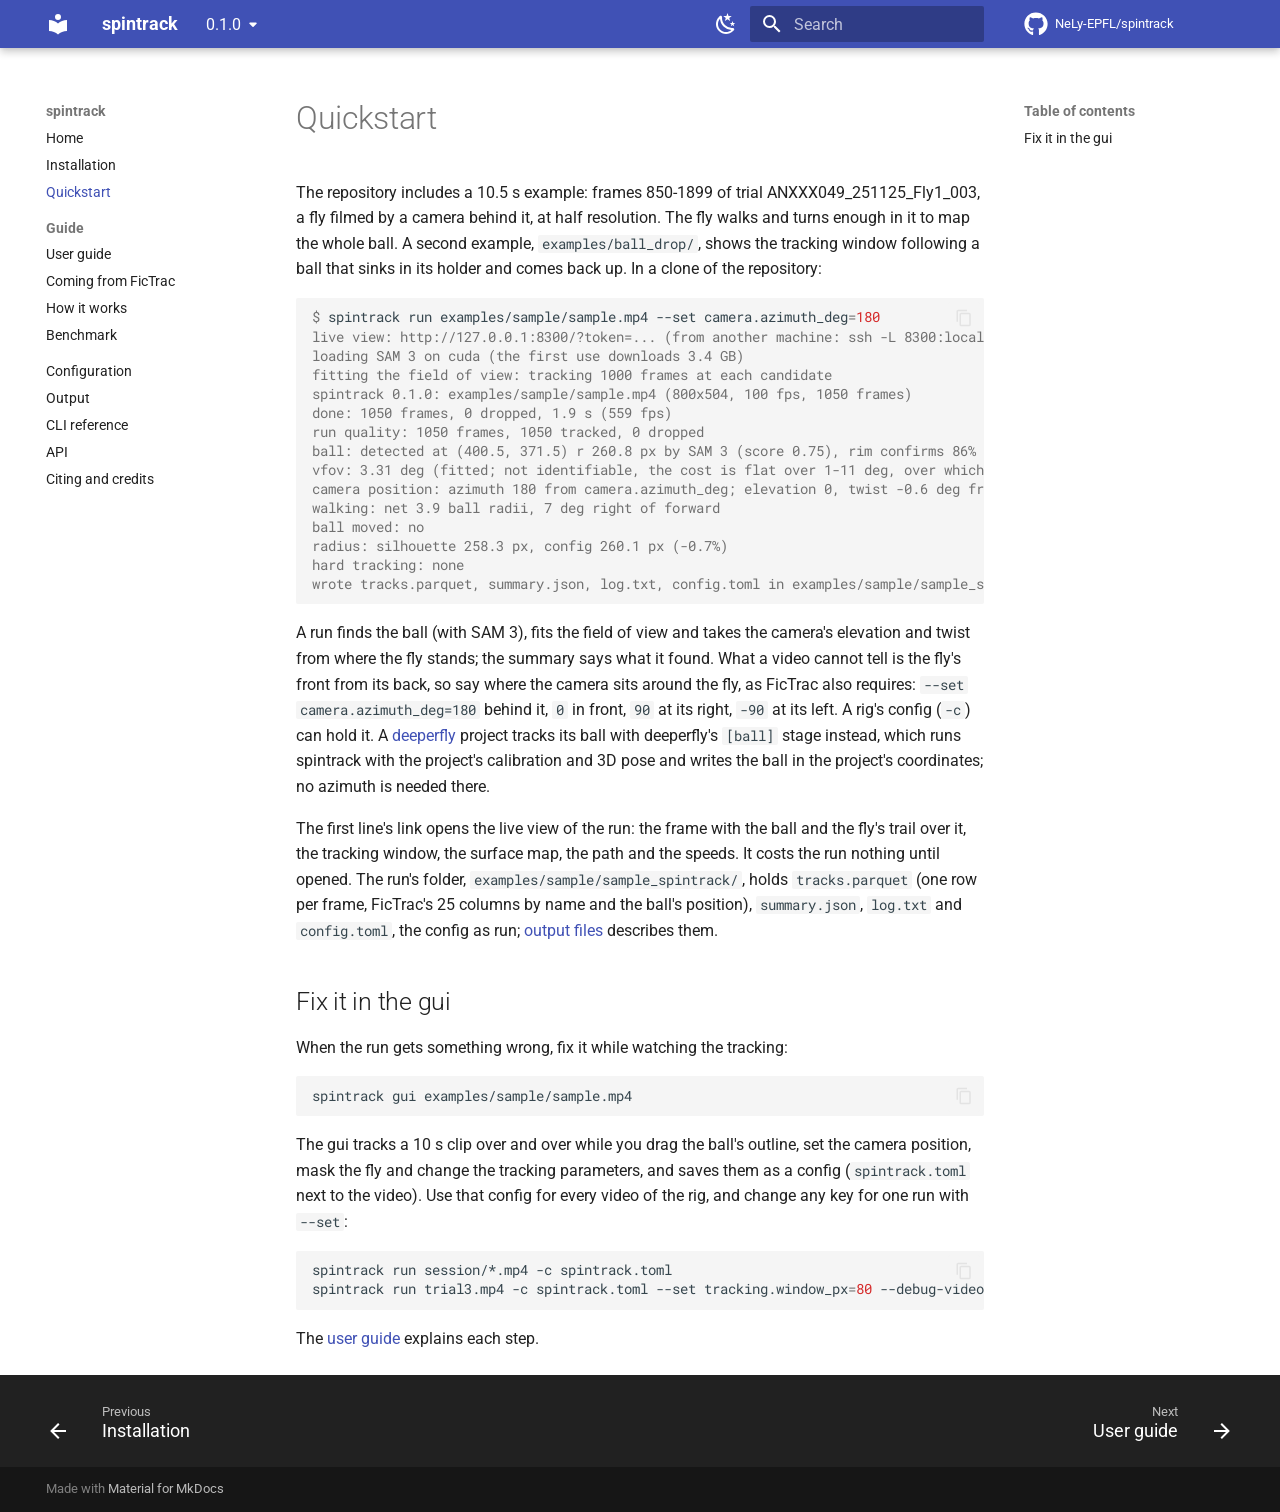
<file: 0.1.0/quickstart/index.html>
<!doctype html>
<html lang="en" class="no-js">
  <head>
    
      <meta charset="utf-8">
      <meta name="viewport" content="width=device-width,initial-scale=1">
      
        <meta name="description" content="Track the rotation of a spherical treadmill (trackball) from video">
      
      
      
        <link rel="canonical" href="https://nely-epfl.github.io/spintrack/0.1.0/quickstart/">
      
      
        <link rel="prev" href="../installation/">
      
      
        <link rel="next" href="../guide/">
      
      
        
      
      
      <link rel="icon" href="../assets/images/favicon.png">
      <meta name="generator" content="mkdocs-1.6.1, mkdocs-material-9.7.7">
    
    
      
        <title>Quickstart - spintrack</title>
      
    
    
      <link rel="stylesheet" href="../assets/stylesheets/main.ec1eaa64.min.css">
      
        
        <link rel="stylesheet" href="../assets/stylesheets/palette.ab4e12ef.min.css">
      
      


    
    
      
    
    
      
        
        
        <link rel="preconnect" href="https://fonts.gstatic.com" crossorigin>
        <link rel="stylesheet" href="https://fonts.googleapis.com/css?family=Roboto:300,300i,400,400i,700,700i%7CRoboto+Mono:400,400i,700,700i&display=fallback">
        <style>:root{--md-text-font:"Roboto";--md-code-font:"Roboto Mono"}</style>
      
    
    
      <link rel="stylesheet" href="../assets/_mkdocstrings.css">
    
    <script>__md_scope=new URL("..",location),__md_hash=e=>[...e].reduce(((e,_)=>(e<<5)-e+_.charCodeAt(0)),0),__md_get=(e,_=localStorage,t=__md_scope)=>JSON.parse(_.getItem(t.pathname+"."+e)),__md_set=(e,_,t=localStorage,a=__md_scope)=>{try{t.setItem(a.pathname+"."+e,JSON.stringify(_))}catch(e){}}</script>
    
      

    
    
  </head>
  
  
    
    
      
    
    
    
    
    <body dir="ltr" data-md-color-scheme="default" data-md-color-primary="indigo" data-md-color-accent="indigo">
  
    
    <input class="md-toggle" data-md-toggle="drawer" type="checkbox" id="__drawer" autocomplete="off">
    <input class="md-toggle" data-md-toggle="search" type="checkbox" id="__search" autocomplete="off">
    <label class="md-overlay" for="__drawer"></label>
    <div data-md-component="skip">
      
        
        <a href="#quickstart" class="md-skip">
          Skip to content
        </a>
      
    </div>
    <div data-md-component="announce">
      
    </div>
    
      <div data-md-color-scheme="default" data-md-component="outdated" hidden>
        
      </div>
    
    
      

  

<header class="md-header md-header--shadow" data-md-component="header">
  <nav class="md-header__inner md-grid" aria-label="Header">
    <a href=".." title="spintrack" class="md-header__button md-logo" aria-label="spintrack" data-md-component="logo">
      
  
  <svg xmlns="http://www.w3.org/2000/svg" viewBox="0 0 24 24"><path d="M12 8a3 3 0 0 0 3-3 3 3 0 0 0-3-3 3 3 0 0 0-3 3 3 3 0 0 0 3 3m0 3.54C9.64 9.35 6.5 8 3 8v11c3.5 0 6.64 1.35 9 3.54 2.36-2.19 5.5-3.54 9-3.54V8c-3.5 0-6.64 1.35-9 3.54"/></svg>

    </a>
    <label class="md-header__button md-icon" for="__drawer">
      
      <svg xmlns="http://www.w3.org/2000/svg" viewBox="0 0 24 24"><path d="M3 6h18v2H3zm0 5h18v2H3zm0 5h18v2H3z"/></svg>
    </label>
    <div class="md-header__title" data-md-component="header-title">
      <div class="md-header__ellipsis">
        <div class="md-header__topic">
          <span class="md-ellipsis">
            spintrack
          </span>
        </div>
        <div class="md-header__topic" data-md-component="header-topic">
          <span class="md-ellipsis">
            
              Quickstart
            
          </span>
        </div>
      </div>
    </div>
    
      
        <form class="md-header__option" data-md-component="palette">
  
    
    
    
    <input class="md-option" data-md-color-media="(prefers-color-scheme: light)" data-md-color-scheme="default" data-md-color-primary="indigo" data-md-color-accent="indigo"  aria-label="Switch to dark mode"  type="radio" name="__palette" id="__palette_0">
    
      <label class="md-header__button md-icon" title="Switch to dark mode" for="__palette_1" hidden>
        <svg xmlns="http://www.w3.org/2000/svg" viewBox="0 0 24 24"><path d="m17.75 4.09-2.53 1.94.91 3.06-2.63-1.81-2.63 1.81.91-3.06-2.53-1.94L12.44 4l1.06-3 1.06 3zm3.5 6.91-1.64 1.25.59 1.98-1.7-1.17-1.7 1.17.59-1.98L15.75 11l2.06-.05L18.5 9l.69 1.95zm-2.28 4.95c.83-.08 1.72 1.1 1.19 1.85-.32.45-.66.87-1.08 1.27C15.17 23 8.84 23 4.94 19.07c-3.91-3.9-3.91-10.24 0-14.14.4-.4.82-.76 1.27-1.08.75-.53 1.93.36 1.85 1.19-.27 2.86.69 5.83 2.89 8.02a9.96 9.96 0 0 0 8.02 2.89m-1.64 2.02a12.08 12.08 0 0 1-7.8-3.47c-2.17-2.19-3.33-5-3.49-7.82-2.81 3.14-2.7 7.96.31 10.98 3.02 3.01 7.84 3.12 10.98.31"/></svg>
      </label>
    
  
    
    
    
    <input class="md-option" data-md-color-media="(prefers-color-scheme: dark)" data-md-color-scheme="slate" data-md-color-primary="indigo" data-md-color-accent="indigo"  aria-label="Switch to light mode"  type="radio" name="__palette" id="__palette_1">
    
      <label class="md-header__button md-icon" title="Switch to light mode" for="__palette_0" hidden>
        <svg xmlns="http://www.w3.org/2000/svg" viewBox="0 0 24 24"><path d="M12 7a5 5 0 0 1 5 5 5 5 0 0 1-5 5 5 5 0 0 1-5-5 5 5 0 0 1 5-5m0 2a3 3 0 0 0-3 3 3 3 0 0 0 3 3 3 3 0 0 0 3-3 3 3 0 0 0-3-3m0-7 2.39 3.42C13.65 5.15 12.84 5 12 5s-1.65.15-2.39.42zM3.34 7l4.16-.35A7.2 7.2 0 0 0 5.94 8.5c-.44.74-.69 1.5-.83 2.29zm.02 10 1.76-3.77a7.131 7.131 0 0 0 2.38 4.14zM20.65 7l-1.77 3.79a7.02 7.02 0 0 0-2.38-4.15zm-.01 10-4.14.36c.59-.51 1.12-1.14 1.54-1.86.42-.73.69-1.5.83-2.29zM12 22l-2.41-3.44c.74.27 1.55.44 2.41.44.82 0 1.63-.17 2.37-.44z"/></svg>
      </label>
    
  
</form>
      
    
    
      <script>var palette=__md_get("__palette");if(palette&&palette.color){if("(prefers-color-scheme)"===palette.color.media){var media=matchMedia("(prefers-color-scheme: light)"),input=document.querySelector(media.matches?"[data-md-color-media='(prefers-color-scheme: light)']":"[data-md-color-media='(prefers-color-scheme: dark)']");palette.color.media=input.getAttribute("data-md-color-media"),palette.color.scheme=input.getAttribute("data-md-color-scheme"),palette.color.primary=input.getAttribute("data-md-color-primary"),palette.color.accent=input.getAttribute("data-md-color-accent")}for(var[key,value]of Object.entries(palette.color))document.body.setAttribute("data-md-color-"+key,value)}</script>
    
    
    
      
      
        <label class="md-header__button md-icon" for="__search">
          
          <svg xmlns="http://www.w3.org/2000/svg" viewBox="0 0 24 24"><path d="M9.5 3A6.5 6.5 0 0 1 16 9.5c0 1.61-.59 3.09-1.56 4.23l.27.27h.79l5 5-1.5 1.5-5-5v-.79l-.27-.27A6.52 6.52 0 0 1 9.5 16 6.5 6.5 0 0 1 3 9.5 6.5 6.5 0 0 1 9.5 3m0 2C7 5 5 7 5 9.5S7 14 9.5 14 14 12 14 9.5 12 5 9.5 5"/></svg>
        </label>
        <div class="md-search" data-md-component="search" role="dialog">
  <label class="md-search__overlay" for="__search"></label>
  <div class="md-search__inner" role="search">
    <form class="md-search__form" name="search">
      <input type="text" class="md-search__input" name="query" aria-label="Search" placeholder="Search" autocapitalize="off" autocorrect="off" autocomplete="off" spellcheck="false" data-md-component="search-query" required>
      <label class="md-search__icon md-icon" for="__search">
        
        <svg xmlns="http://www.w3.org/2000/svg" viewBox="0 0 24 24"><path d="M9.5 3A6.5 6.5 0 0 1 16 9.5c0 1.61-.59 3.09-1.56 4.23l.27.27h.79l5 5-1.5 1.5-5-5v-.79l-.27-.27A6.52 6.52 0 0 1 9.5 16 6.5 6.5 0 0 1 3 9.5 6.5 6.5 0 0 1 9.5 3m0 2C7 5 5 7 5 9.5S7 14 9.5 14 14 12 14 9.5 12 5 9.5 5"/></svg>
        
        <svg xmlns="http://www.w3.org/2000/svg" viewBox="0 0 24 24"><path d="M20 11v2H8l5.5 5.5-1.42 1.42L4.16 12l7.92-7.92L13.5 5.5 8 11z"/></svg>
      </label>
      <nav class="md-search__options" aria-label="Search">
        
        <button type="reset" class="md-search__icon md-icon" title="Clear" aria-label="Clear" tabindex="-1">
          
          <svg xmlns="http://www.w3.org/2000/svg" viewBox="0 0 24 24"><path d="M19 6.41 17.59 5 12 10.59 6.41 5 5 6.41 10.59 12 5 17.59 6.41 19 12 13.41 17.59 19 19 17.59 13.41 12z"/></svg>
        </button>
      </nav>
      
        <div class="md-search__suggest" data-md-component="search-suggest"></div>
      
    </form>
    <div class="md-search__output">
      <div class="md-search__scrollwrap" tabindex="0" data-md-scrollfix>
        <div class="md-search-result" data-md-component="search-result">
          <div class="md-search-result__meta">
            Initializing search
          </div>
          <ol class="md-search-result__list" role="presentation"></ol>
        </div>
      </div>
    </div>
  </div>
</div>
      
    
    
      <div class="md-header__source">
        <a href="https://github.com/NeLy-EPFL/spintrack" title="Go to repository" class="md-source" data-md-component="source">
  <div class="md-source__icon md-icon">
    
    <svg xmlns="http://www.w3.org/2000/svg" viewBox="0 0 512 512"><!--! Font Awesome Free 7.1.0 by @fontawesome - https://fontawesome.com License - https://fontawesome.com/license/free (Icons: CC BY 4.0, Fonts: SIL OFL 1.1, Code: MIT License) Copyright 2025 Fonticons, Inc.--><path d="M173.9 397.4c0 2-2.3 3.6-5.2 3.6-3.3.3-5.6-1.3-5.6-3.6 0-2 2.3-3.6 5.2-3.6 3-.3 5.6 1.3 5.6 3.6m-31.1-4.5c-.7 2 1.3 4.3 4.3 4.9 2.6 1 5.6 0 6.2-2s-1.3-4.3-4.3-5.2c-2.6-.7-5.5.3-6.2 2.3m44.2-1.7c-2.9.7-4.9 2.6-4.6 4.9.3 2 2.9 3.3 5.9 2.6 2.9-.7 4.9-2.6 4.6-4.6-.3-1.9-3-3.2-5.9-2.9M252.8 8C114.1 8 8 113.3 8 252c0 110.9 69.8 205.8 169.5 239.2 12.8 2.3 17.3-5.6 17.3-12.1 0-6.2-.3-40.4-.3-61.4 0 0-70 15-84.7-29.8 0 0-11.4-29.1-27.8-36.6 0 0-22.9-15.7 1.6-15.4 0 0 24.9 2 38.6 25.8 21.9 38.6 58.6 27.5 72.9 20.9 2.3-16 8.8-27.1 16-33.7-55.9-6.2-112.3-14.3-112.3-110.5 0-27.5 7.6-41.3 23.6-58.9-2.6-6.5-11.1-33.3 2.6-67.9 20.9-6.5 69 27 69 27 20-5.6 41.5-8.5 62.8-8.5s42.8 2.9 62.8 8.5c0 0 48.1-33.6 69-27 13.7 34.7 5.2 61.4 2.6 67.9 16 17.7 25.8 31.5 25.8 58.9 0 96.5-58.9 104.2-114.8 110.5 9.2 7.9 17 22.9 17 46.4 0 33.7-.3 75.4-.3 83.6 0 6.5 4.6 14.4 17.3 12.1C436.2 457.8 504 362.9 504 252 504 113.3 391.5 8 252.8 8M105.2 352.9c-1.3 1-1 3.3.7 5.2 1.6 1.6 3.9 2.3 5.2 1 1.3-1 1-3.3-.7-5.2-1.6-1.6-3.9-2.3-5.2-1m-10.8-8.1c-.7 1.3.3 2.9 2.3 3.9 1.6 1 3.6.7 4.3-.7.7-1.3-.3-2.9-2.3-3.9-2-.6-3.6-.3-4.3.7m32.4 35.6c-1.6 1.3-1 4.3 1.3 6.2 2.3 2.3 5.2 2.6 6.5 1 1.3-1.3.7-4.3-1.3-6.2-2.2-2.3-5.2-2.6-6.5-1m-11.4-14.7c-1.6 1-1.6 3.6 0 5.9s4.3 3.3 5.6 2.3c1.6-1.3 1.6-3.9 0-6.2-1.4-2.3-4-3.3-5.6-2"/></svg>
  </div>
  <div class="md-source__repository">
    NeLy-EPFL/spintrack
  </div>
</a>
      </div>
    
  </nav>
  
</header>
    
    <div class="md-container" data-md-component="container">
      
      
        
          
        
      
      <main class="md-main" data-md-component="main">
        <div class="md-main__inner md-grid">
          
            
              
              <div class="md-sidebar md-sidebar--primary" data-md-component="sidebar" data-md-type="navigation" >
                <div class="md-sidebar__scrollwrap">
                  <div class="md-sidebar__inner">
                    



<nav class="md-nav md-nav--primary" aria-label="Navigation" data-md-level="0">
  <label class="md-nav__title" for="__drawer">
    <a href=".." title="spintrack" class="md-nav__button md-logo" aria-label="spintrack" data-md-component="logo">
      
  
  <svg xmlns="http://www.w3.org/2000/svg" viewBox="0 0 24 24"><path d="M12 8a3 3 0 0 0 3-3 3 3 0 0 0-3-3 3 3 0 0 0-3 3 3 3 0 0 0 3 3m0 3.54C9.64 9.35 6.5 8 3 8v11c3.5 0 6.64 1.35 9 3.54 2.36-2.19 5.5-3.54 9-3.54V8c-3.5 0-6.64 1.35-9 3.54"/></svg>

    </a>
    spintrack
  </label>
  
    <div class="md-nav__source">
      <a href="https://github.com/NeLy-EPFL/spintrack" title="Go to repository" class="md-source" data-md-component="source">
  <div class="md-source__icon md-icon">
    
    <svg xmlns="http://www.w3.org/2000/svg" viewBox="0 0 512 512"><!--! Font Awesome Free 7.1.0 by @fontawesome - https://fontawesome.com License - https://fontawesome.com/license/free (Icons: CC BY 4.0, Fonts: SIL OFL 1.1, Code: MIT License) Copyright 2025 Fonticons, Inc.--><path d="M173.9 397.4c0 2-2.3 3.6-5.2 3.6-3.3.3-5.6-1.3-5.6-3.6 0-2 2.3-3.6 5.2-3.6 3-.3 5.6 1.3 5.6 3.6m-31.1-4.5c-.7 2 1.3 4.3 4.3 4.9 2.6 1 5.6 0 6.2-2s-1.3-4.3-4.3-5.2c-2.6-.7-5.5.3-6.2 2.3m44.2-1.7c-2.9.7-4.9 2.6-4.6 4.9.3 2 2.9 3.3 5.9 2.6 2.9-.7 4.9-2.6 4.6-4.6-.3-1.9-3-3.2-5.9-2.9M252.8 8C114.1 8 8 113.3 8 252c0 110.9 69.8 205.8 169.5 239.2 12.8 2.3 17.3-5.6 17.3-12.1 0-6.2-.3-40.4-.3-61.4 0 0-70 15-84.7-29.8 0 0-11.4-29.1-27.8-36.6 0 0-22.9-15.7 1.6-15.4 0 0 24.9 2 38.6 25.8 21.9 38.6 58.6 27.5 72.9 20.9 2.3-16 8.8-27.1 16-33.7-55.9-6.2-112.3-14.3-112.3-110.5 0-27.5 7.6-41.3 23.6-58.9-2.6-6.5-11.1-33.3 2.6-67.9 20.9-6.5 69 27 69 27 20-5.6 41.5-8.5 62.8-8.5s42.8 2.9 62.8 8.5c0 0 48.1-33.6 69-27 13.7 34.7 5.2 61.4 2.6 67.9 16 17.7 25.8 31.5 25.8 58.9 0 96.5-58.9 104.2-114.8 110.5 9.2 7.9 17 22.9 17 46.4 0 33.7-.3 75.4-.3 83.6 0 6.5 4.6 14.4 17.3 12.1C436.2 457.8 504 362.9 504 252 504 113.3 391.5 8 252.8 8M105.2 352.9c-1.3 1-1 3.3.7 5.2 1.6 1.6 3.9 2.3 5.2 1 1.3-1 1-3.3-.7-5.2-1.6-1.6-3.9-2.3-5.2-1m-10.8-8.1c-.7 1.3.3 2.9 2.3 3.9 1.6 1 3.6.7 4.3-.7.7-1.3-.3-2.9-2.3-3.9-2-.6-3.6-.3-4.3.7m32.4 35.6c-1.6 1.3-1 4.3 1.3 6.2 2.3 2.3 5.2 2.6 6.5 1 1.3-1.3.7-4.3-1.3-6.2-2.2-2.3-5.2-2.6-6.5-1m-11.4-14.7c-1.6 1-1.6 3.6 0 5.9s4.3 3.3 5.6 2.3c1.6-1.3 1.6-3.9 0-6.2-1.4-2.3-4-3.3-5.6-2"/></svg>
  </div>
  <div class="md-source__repository">
    NeLy-EPFL/spintrack
  </div>
</a>
    </div>
  
  <ul class="md-nav__list" data-md-scrollfix>
    
      
      
  
  
  
  
    <li class="md-nav__item">
      <a href=".." class="md-nav__link">
        
  
  
  <span class="md-ellipsis">
    
  
    Home
  

    
  </span>
  
  

      </a>
    </li>
  

    
      
      
  
  
  
  
    <li class="md-nav__item">
      <a href="../installation/" class="md-nav__link">
        
  
  
  <span class="md-ellipsis">
    
  
    Installation
  

    
  </span>
  
  

      </a>
    </li>
  

    
      
      
  
  
    
  
  
  
    <li class="md-nav__item md-nav__item--active">
      
      <input class="md-nav__toggle md-toggle" type="checkbox" id="__toc">
      
      
        
      
      
        <label class="md-nav__link md-nav__link--active" for="__toc">
          
  
  
  <span class="md-ellipsis">
    
  
    Quickstart
  

    
  </span>
  
  

          <span class="md-nav__icon md-icon"></span>
        </label>
      
      <a href="./" class="md-nav__link md-nav__link--active">
        
  
  
  <span class="md-ellipsis">
    
  
    Quickstart
  

    
  </span>
  
  

      </a>
      
        

<nav class="md-nav md-nav--secondary" aria-label="Table of contents">
  
  
  
    
  
  
    <label class="md-nav__title" for="__toc">
      <span class="md-nav__icon md-icon"></span>
      Table of contents
    </label>
    <ul class="md-nav__list" data-md-component="toc" data-md-scrollfix>
      
        <li class="md-nav__item">
  <a href="#fix-it-in-the-gui" class="md-nav__link">
    <span class="md-ellipsis">
      
        Fix it in the gui
      
    </span>
  </a>
  
</li>
      
    </ul>
  
</nav>
      
    </li>
  

    
      
      
  
  
  
  
    
    
    
    
      
        
        
      
    
    
    <li class="md-nav__item md-nav__item--section md-nav__item--nested">
      
        
        
        <input class="md-nav__toggle md-toggle " type="checkbox" id="__nav_4" >
        
          
          <label class="md-nav__link" for="__nav_4" id="__nav_4_label" tabindex="">
            
  
  
  <span class="md-ellipsis">
    
  
    Guide
  

    
  </span>
  
  

            <span class="md-nav__icon md-icon"></span>
          </label>
        
        <nav class="md-nav" data-md-level="1" aria-labelledby="__nav_4_label" aria-expanded="false">
          <label class="md-nav__title" for="__nav_4">
            <span class="md-nav__icon md-icon"></span>
            
  
    Guide
  

          </label>
          <ul class="md-nav__list" data-md-scrollfix>
            
              
                
  
  
  
  
    <li class="md-nav__item">
      <a href="../guide/" class="md-nav__link">
        
  
  
  <span class="md-ellipsis">
    
  
    User guide
  

    
  </span>
  
  

      </a>
    </li>
  

              
            
              
                
  
  
  
  
    <li class="md-nav__item">
      <a href="../fictrac/" class="md-nav__link">
        
  
  
  <span class="md-ellipsis">
    
  
    Coming from FicTrac
  

    
  </span>
  
  

      </a>
    </li>
  

              
            
              
                
  
  
  
  
    <li class="md-nav__item">
      <a href="../algorithm/" class="md-nav__link">
        
  
  
  <span class="md-ellipsis">
    
  
    How it works
  

    
  </span>
  
  

      </a>
    </li>
  

              
            
              
                
  
  
  
  
    <li class="md-nav__item">
      <a href="../benchmark/" class="md-nav__link">
        
  
  
  <span class="md-ellipsis">
    
  
    Benchmark
  

    
  </span>
  
  

      </a>
    </li>
  

              
            
          </ul>
        </nav>
      
    </li>
  

    
      
      
  
  
  
  
    <li class="md-nav__item">
      <a href="../configuration/" class="md-nav__link">
        
  
  
  <span class="md-ellipsis">
    
  
    Configuration
  

    
  </span>
  
  

      </a>
    </li>
  

    
      
      
  
  
  
  
    <li class="md-nav__item">
      <a href="../output/" class="md-nav__link">
        
  
  
  <span class="md-ellipsis">
    
  
    Output
  

    
  </span>
  
  

      </a>
    </li>
  

    
      
      
  
  
  
  
    <li class="md-nav__item">
      <a href="../cli/" class="md-nav__link">
        
  
  
  <span class="md-ellipsis">
    
  
    CLI reference
  

    
  </span>
  
  

      </a>
    </li>
  

    
      
      
  
  
  
  
    <li class="md-nav__item">
      <a href="../api/" class="md-nav__link">
        
  
  
  <span class="md-ellipsis">
    
  
    API
  

    
  </span>
  
  

      </a>
    </li>
  

    
      
      
  
  
  
  
    <li class="md-nav__item">
      <a href="../citing/" class="md-nav__link">
        
  
  
  <span class="md-ellipsis">
    
  
    Citing and credits
  

    
  </span>
  
  

      </a>
    </li>
  

    
  </ul>
</nav>
                  </div>
                </div>
              </div>
            
            
              
              <div class="md-sidebar md-sidebar--secondary" data-md-component="sidebar" data-md-type="toc" >
                <div class="md-sidebar__scrollwrap">
                  <div class="md-sidebar__inner">
                    

<nav class="md-nav md-nav--secondary" aria-label="Table of contents">
  
  
  
    
  
  
    <label class="md-nav__title" for="__toc">
      <span class="md-nav__icon md-icon"></span>
      Table of contents
    </label>
    <ul class="md-nav__list" data-md-component="toc" data-md-scrollfix>
      
        <li class="md-nav__item">
  <a href="#fix-it-in-the-gui" class="md-nav__link">
    <span class="md-ellipsis">
      
        Fix it in the gui
      
    </span>
  </a>
  
</li>
      
    </ul>
  
</nav>
                  </div>
                </div>
              </div>
            
          
          
            <div class="md-content" data-md-component="content">
              
              <article class="md-content__inner md-typeset">
                
                  


  
  


<h1 id="quickstart">Quickstart<a class="headerlink" href="#quickstart" title="Permanent link">&para;</a></h1>
<p>The repository includes a 10.5 s example: frames 850-1899 of trial ANXXX049_251125_Fly1_003, a fly filmed by a camera behind it, at half resolution. The fly walks and turns enough in it to map the whole ball. A second example, <code>examples/ball_drop/</code>, shows the tracking window following a ball that sinks in its holder and comes back up. In a clone of the repository:</p>
<div class="highlight"><pre><span></span><code><a id="__codelineno-0-1" name="__codelineno-0-1" href="#__codelineno-0-1"></a><span class="gp">$ </span>spintrack<span class="w"> </span>run<span class="w"> </span>examples/sample/sample.mp4<span class="w"> </span>--set<span class="w"> </span>camera.azimuth_deg<span class="o">=</span><span class="m">180</span>
<a id="__codelineno-0-2" name="__codelineno-0-2" href="#__codelineno-0-2"></a><span class="go">live view: http://127.0.0.1:8300/?token=... (from another machine: ssh -L 8300:localhost:8300 HOST)</span>
<a id="__codelineno-0-3" name="__codelineno-0-3" href="#__codelineno-0-3"></a><span class="go">loading SAM 3 on cuda (the first use downloads 3.4 GB)</span>
<a id="__codelineno-0-4" name="__codelineno-0-4" href="#__codelineno-0-4"></a><span class="go">fitting the field of view: tracking 1000 frames at each candidate</span>
<a id="__codelineno-0-5" name="__codelineno-0-5" href="#__codelineno-0-5"></a><span class="go">spintrack 0.1.0: examples/sample/sample.mp4 (800x504, 100 fps, 1050 frames)</span>
<a id="__codelineno-0-6" name="__codelineno-0-6" href="#__codelineno-0-6"></a><span class="go">done: 1050 frames, 0 dropped, 1.9 s (559 fps)</span>
<a id="__codelineno-0-7" name="__codelineno-0-7" href="#__codelineno-0-7"></a><span class="go">run quality: 1050 frames, 1050 tracked, 0 dropped</span>
<a id="__codelineno-0-8" name="__codelineno-0-8" href="#__codelineno-0-8"></a><span class="go">ball: detected at (400.5, 371.5) r 260.8 px by SAM 3 (score 0.75), rim confirms 86% of its outline</span>
<a id="__codelineno-0-9" name="__codelineno-0-9" href="#__codelineno-0-9"></a><span class="go">vfov: 3.31 deg (fitted; not identifiable, the cost is flat over 1-11 deg, over which the rotation scale changes by 6%)</span>
<a id="__codelineno-0-10" name="__codelineno-0-10" href="#__codelineno-0-10"></a><span class="go">camera position: azimuth 180 from camera.azimuth_deg; elevation 0, twist -0.6 deg from where the animal stands (it stands on the ball's outline, where the elevation does not show and level is assumed; SAM 3 score 0.87)</span>
<a id="__codelineno-0-11" name="__codelineno-0-11" href="#__codelineno-0-11"></a><span class="go">walking: net 3.9 ball radii, 7 deg right of forward</span>
<a id="__codelineno-0-12" name="__codelineno-0-12" href="#__codelineno-0-12"></a><span class="go">ball moved: no</span>
<a id="__codelineno-0-13" name="__codelineno-0-13" href="#__codelineno-0-13"></a><span class="go">radius: silhouette 258.3 px, config 260.1 px (-0.7%)</span>
<a id="__codelineno-0-14" name="__codelineno-0-14" href="#__codelineno-0-14"></a><span class="go">hard tracking: none</span>
<a id="__codelineno-0-15" name="__codelineno-0-15" href="#__codelineno-0-15"></a><span class="go">wrote tracks.parquet, summary.json, log.txt, config.toml in examples/sample/sample_spintrack</span>
</code></pre></div>
<p>A run finds the ball (with SAM 3), fits the field of view and takes the camera's elevation and twist from where the fly stands; the summary says what it found. What a video cannot tell is the fly's front from its back, so say where the camera sits around the fly, as FicTrac also requires: <code>--set camera.azimuth_deg=180</code> behind it, <code>0</code> in front, <code>90</code> at its right, <code>-90</code> at its left. A rig's config (<code>-c</code>) can hold it. A <a href="https://github.com/NeLy-EPFL/deeperfly">deeperfly</a> project tracks its ball with deeperfly's <code>[ball]</code> stage instead, which runs spintrack with the project's calibration and 3D pose and writes the ball in the project's coordinates; no azimuth is needed there.</p>
<p>The first line's link opens the live view of the run: the frame with the ball and the fly's trail over it, the tracking window, the surface map, the path and the speeds. It costs the run nothing until opened. The run's folder, <code>examples/sample/sample_spintrack/</code>, holds <code>tracks.parquet</code> (one row per frame, FicTrac's 25 columns by name and the ball's position), <code>summary.json</code>, <code>log.txt</code> and <code>config.toml</code>, the config as run; <a href="../output/">output files</a> describes them.</p>
<h2 id="fix-it-in-the-gui">Fix it in the gui<a class="headerlink" href="#fix-it-in-the-gui" title="Permanent link">&para;</a></h2>
<p>When the run gets something wrong, fix it while watching the tracking:</p>
<div class="highlight"><pre><span></span><code><a id="__codelineno-1-1" name="__codelineno-1-1" href="#__codelineno-1-1"></a>spintrack<span class="w"> </span>gui<span class="w"> </span>examples/sample/sample.mp4
</code></pre></div>
<p>The gui tracks a 10 s clip over and over while you drag the ball's outline, set the camera position, mask the fly and change the tracking parameters, and saves them as a config (<code>spintrack.toml</code> next to the video). Use that config for every video of the rig, and change any key for one run with <code>--set</code>:</p>
<div class="highlight"><pre><span></span><code><a id="__codelineno-2-1" name="__codelineno-2-1" href="#__codelineno-2-1"></a>spintrack<span class="w"> </span>run<span class="w"> </span>session/*.mp4<span class="w"> </span>-c<span class="w"> </span>spintrack.toml
<a id="__codelineno-2-2" name="__codelineno-2-2" href="#__codelineno-2-2"></a>spintrack<span class="w"> </span>run<span class="w"> </span>trial3.mp4<span class="w"> </span>-c<span class="w"> </span>spintrack.toml<span class="w"> </span>--set<span class="w"> </span>tracking.window_px<span class="o">=</span><span class="m">80</span><span class="w"> </span>--debug-video
</code></pre></div>
<p>The <a href="../guide/">user guide</a> explains each step.</p>












                
              </article>
            </div>
          
          
<script>var target=document.getElementById(location.hash.slice(1));target&&target.name&&(target.checked=target.name.startsWith("__tabbed_"))</script>
        </div>
        
          <button type="button" class="md-top md-icon" data-md-component="top" hidden>
  
  <svg xmlns="http://www.w3.org/2000/svg" viewBox="0 0 24 24"><path d="M13 20h-2V8l-5.5 5.5-1.42-1.42L12 4.16l7.92 7.92-1.42 1.42L13 8z"/></svg>
  Back to top
</button>
        
      </main>
      
        <footer class="md-footer">
  
    
      
      <nav class="md-footer__inner md-grid" aria-label="Footer" >
        
          
          <a href="../installation/" class="md-footer__link md-footer__link--prev" aria-label="Previous: Installation">
            <div class="md-footer__button md-icon">
              
              <svg xmlns="http://www.w3.org/2000/svg" viewBox="0 0 24 24"><path d="M20 11v2H8l5.5 5.5-1.42 1.42L4.16 12l7.92-7.92L13.5 5.5 8 11z"/></svg>
            </div>
            <div class="md-footer__title">
              <span class="md-footer__direction">
                Previous
              </span>
              <div class="md-ellipsis">
                Installation
              </div>
            </div>
          </a>
        
        
          
          <a href="../guide/" class="md-footer__link md-footer__link--next" aria-label="Next: User guide">
            <div class="md-footer__title">
              <span class="md-footer__direction">
                Next
              </span>
              <div class="md-ellipsis">
                User guide
              </div>
            </div>
            <div class="md-footer__button md-icon">
              
              <svg xmlns="http://www.w3.org/2000/svg" viewBox="0 0 24 24"><path d="M4 11v2h12l-5.5 5.5 1.42 1.42L19.84 12l-7.92-7.92L10.5 5.5 16 11z"/></svg>
            </div>
          </a>
        
      </nav>
    
  
  <div class="md-footer-meta md-typeset">
    <div class="md-footer-meta__inner md-grid">
      <div class="md-copyright">
  
  
    Made with
    <a href="https://squidfunk.github.io/mkdocs-material/" target="_blank" rel="noopener">
      Material for MkDocs
    </a>
  
</div>
      
    </div>
  </div>
</footer>
      
    </div>
    <div class="md-dialog" data-md-component="dialog">
      <div class="md-dialog__inner md-typeset"></div>
    </div>
    
    
    
      
      
      <script id="__config" type="application/json">{"annotate": null, "base": "..", "features": ["navigation.instant", "navigation.tracking", "navigation.sections", "navigation.top", "navigation.footer", "toc.follow", "search.suggest", "search.highlight", "content.code.copy", "content.code.annotate"], "search": "../assets/javascripts/workers/search.2c215733.min.js", "tags": null, "translations": {"clipboard.copied": "Copied to clipboard", "clipboard.copy": "Copy to clipboard", "search.result.more.one": "1 more on this page", "search.result.more.other": "# more on this page", "search.result.none": "No matching documents", "search.result.one": "1 matching document", "search.result.other": "# matching documents", "search.result.placeholder": "Type to start searching", "search.result.term.missing": "Missing", "select.version": "Select version"}, "version": {"default": "stable", "provider": "mike"}}</script>
    
    
      <script src="../assets/javascripts/bundle.d7400e89.min.js"></script>
      
    
  </body>
</html>
</file>
<file: 0.1.0/assets/_mkdocstrings.css>
/* Avoid breaking parameter names, etc. in table cells. */
.doc-contents td code {
  word-break: normal !important;
}

/* No line break before first paragraph of descriptions. */
.doc-md-description,
.doc-md-description>p:first-child {
  display: inline;
}

/* No text transformation from Material for MkDocs for H5 headings. */
.md-typeset h5 .doc-object-name {
  text-transform: none;
}

/* Max width for docstring sections tables. */
.doc .md-typeset__table,
.doc .md-typeset__table table {
  display: table !important;
  width: 100%;
}

.doc .md-typeset__table tr {
  display: table-row;
}

/* Defaults in Spacy table style. */
.doc-param-default,
.doc-type_param-default {
  float: right;
}

/* Parameter headings must be inline, not blocks. */
.doc-heading-parameter,
.doc-heading-type_parameter {
  display: inline;
}

/* Default font size for parameter headings. */
.md-typeset .doc-heading-parameter {
  font-size: inherit;
}

/* Prefer space on the right, not the left of parameter permalinks. */
.doc-heading-parameter .headerlink,
.doc-heading-type_parameter .headerlink {
  margin-left: 0 !important;
  margin-right: 0.2rem;
}

/* Backward-compatibility: docstring section titles in bold. */
.doc-section-title {
  font-weight: bold;
}

/* Backlinks crumb separator. */
.doc-backlink-crumb {
  display: inline-flex;
  gap: .2rem;
  white-space: nowrap;
  align-items: center;
  vertical-align: middle;
}
.doc-backlink-crumb:not(:first-child)::before {
  background-color: var(--md-default-fg-color--lighter);
  content: "";
  display: inline;
  height: 1rem;
  --md-path-icon: url('data:image/svg+xml;charset=utf-8,<svg xmlns="http://www.w3.org/2000/svg" viewBox="0 0 24 24"><path d="M8.59 16.58 13.17 12 8.59 7.41 10 6l6 6-6 6z"/></svg>');
  -webkit-mask-image: var(--md-path-icon);
  mask-image: var(--md-path-icon);
  width: 1rem;
}
.doc-backlink-crumb.last {
  font-weight: bold;
}

/* Symbols in Navigation and ToC. */
:root, :host,
[data-md-color-scheme="default"] {
  --doc-symbol-parameter-fg-color: #df50af;
  --doc-symbol-type_parameter-fg-color: #df50af;
  --doc-symbol-attribute-fg-color: #953800;
  --doc-symbol-function-fg-color: #8250df;
  --doc-symbol-method-fg-color: #8250df;
  --doc-symbol-class-fg-color: #0550ae;
  --doc-symbol-type_alias-fg-color: #0550ae;
  --doc-symbol-module-fg-color: #5cad0f;

  --doc-symbol-parameter-bg-color: #df50af1a;
  --doc-symbol-type_parameter-bg-color: #df50af1a;
  --doc-symbol-attribute-bg-color: #9538001a;
  --doc-symbol-function-bg-color: #8250df1a;
  --doc-symbol-method-bg-color: #8250df1a;
  --doc-symbol-class-bg-color: #0550ae1a;
  --doc-symbol-type_alias-bg-color: #0550ae1a;
  --doc-symbol-module-bg-color: #5cad0f1a;
}

[data-md-color-scheme="slate"] {
  --doc-symbol-parameter-fg-color: #ffa8cc;
  --doc-symbol-type_parameter-fg-color: #ffa8cc;
  --doc-symbol-attribute-fg-color: #ffa657;
  --doc-symbol-function-fg-color: #d2a8ff;
  --doc-symbol-method-fg-color: #d2a8ff;
  --doc-symbol-class-fg-color: #79c0ff;
  --doc-symbol-type_alias-fg-color: #79c0ff;
  --doc-symbol-module-fg-color: #baff79;

  --doc-symbol-parameter-bg-color: #ffa8cc1a;
  --doc-symbol-type_parameter-bg-color: #ffa8cc1a;
  --doc-symbol-attribute-bg-color: #ffa6571a;
  --doc-symbol-function-bg-color: #d2a8ff1a;
  --doc-symbol-method-bg-color: #d2a8ff1a;
  --doc-symbol-class-bg-color: #79c0ff1a;
  --doc-symbol-type_alias-bg-color: #79c0ff1a;
  --doc-symbol-module-bg-color: #baff791a;
}

code.doc-symbol {
  border-radius: .1rem;
  font-size: .85em;
  padding: 0 .3em;
  font-weight: bold;
}

code.doc-symbol-parameter,
a code.doc-symbol-parameter {
  color: var(--doc-symbol-parameter-fg-color);
  background-color: var(--doc-symbol-parameter-bg-color);
}

code.doc-symbol-parameter::after {
  content: "param";
}

code.doc-symbol-type_parameter,
a code.doc-symbol-type_parameter {
  color: var(--doc-symbol-type_parameter-fg-color);
  background-color: var(--doc-symbol-type_parameter-bg-color);
}

code.doc-symbol-type_parameter::after {
  content: "type-param";
}

code.doc-symbol-attribute,
a code.doc-symbol-attribute {
  color: var(--doc-symbol-attribute-fg-color);
  background-color: var(--doc-symbol-attribute-bg-color);
}

code.doc-symbol-attribute::after {
  content: "attr";
}

code.doc-symbol-function,
a code.doc-symbol-function {
  color: var(--doc-symbol-function-fg-color);
  background-color: var(--doc-symbol-function-bg-color);
}

code.doc-symbol-function::after {
  content: "func";
}

code.doc-symbol-method,
a code.doc-symbol-method {
  color: var(--doc-symbol-method-fg-color);
  background-color: var(--doc-symbol-method-bg-color);
}

code.doc-symbol-method::after {
  content: "meth";
}

code.doc-symbol-class,
a code.doc-symbol-class {
  color: var(--doc-symbol-class-fg-color);
  background-color: var(--doc-symbol-class-bg-color);
}

code.doc-symbol-class::after {
  content: "class";
}


code.doc-symbol-type_alias,
a code.doc-symbol-type_alias {
  color: var(--doc-symbol-type_alias-fg-color);
  background-color: var(--doc-symbol-type_alias-bg-color);
}

code.doc-symbol-type_alias::after {
  content: "type";
}

code.doc-symbol-module,
a code.doc-symbol-module {
  color: var(--doc-symbol-module-fg-color);
  background-color: var(--doc-symbol-module-bg-color);
}

code.doc-symbol-module::after {
  content: "mod";
}

.doc-signature .autorefs {
  color: inherit;
  border-bottom: 1px dotted currentcolor;
}

/* Source code blocks (admonitions). */
:root {
  --md-admonition-icon--mkdocstrings-source: url('data:image/svg+xml;charset=utf-8,<svg xmlns="http://www.w3.org/2000/svg" viewBox="0 0 24 24"><path d="M15.22 4.97a.75.75 0 0 1 1.06 0l6.5 6.5a.75.75 0 0 1 0 1.06l-6.5 6.5a.749.749 0 0 1-1.275-.326.75.75 0 0 1 .215-.734L21.19 12l-5.97-5.97a.75.75 0 0 1 0-1.06m-6.44 0a.75.75 0 0 1 0 1.06L2.81 12l5.97 5.97a.749.749 0 0 1-.326 1.275.75.75 0 0 1-.734-.215l-6.5-6.5a.75.75 0 0 1 0-1.06l6.5-6.5a.75.75 0 0 1 1.06 0"/></svg>')
}
.md-typeset .admonition.mkdocstrings-source,
.md-typeset details.mkdocstrings-source {
  border: none;
  padding: 0;
}
.md-typeset .admonition.mkdocstrings-source:focus-within,
.md-typeset details.mkdocstrings-source:focus-within {
  box-shadow: none;
}
.md-typeset .mkdocstrings-source > .admonition-title,
.md-typeset .mkdocstrings-source > summary {
  background-color: inherit;
}
.md-typeset .mkdocstrings-source > .admonition-title::before,
.md-typeset .mkdocstrings-source > summary::before {
  background-color: var(--md-default-fg-color);
  -webkit-mask-image: var(--md-admonition-icon--mkdocstrings-source);
          mask-image: var(--md-admonition-icon--mkdocstrings-source);
}
</file>
<file: 0.1.0/assets/stylesheets/main.ec1eaa64.min.css>
@charset "UTF-8";html{-webkit-text-size-adjust:none;-moz-text-size-adjust:none;text-size-adjust:none;box-sizing:border-box}*,:after,:before{box-sizing:inherit}@media (prefers-reduced-motion){*,:after,:before{transition:none!important}}body{margin:0}a,button,input,label{-webkit-tap-highlight-color:transparent}a{color:inherit;text-decoration:none}hr{border:0;box-sizing:initial;display:block;height:.05rem;overflow:visible;padding:0}small{font-size:80%}sub,sup{line-height:1em}img{border-style:none}table{border-collapse:initial;border-spacing:0}td,th{font-weight:400;vertical-align:top}button{background:#0000;border:0;font-family:inherit;font-size:inherit;margin:0;padding:0}input{border:0;outline:none}:root{--md-primary-fg-color:#4051b5;--md-primary-fg-color--light:#5d6cc0;--md-primary-fg-color--dark:#303fa1;--md-primary-bg-color:#fff;--md-primary-bg-color--light:#ffffffb3;--md-accent-fg-color:#526cfe;--md-accent-fg-color--transparent:#526cfe1a;--md-accent-bg-color:#fff;--md-accent-bg-color--light:#ffffffb3}[data-md-color-scheme=default]{color-scheme:light}[data-md-color-scheme=default] img[src$="#gh-dark-mode-only"],[data-md-color-scheme=default] img[src$="#only-dark"]{display:none}:root,[data-md-color-scheme=default]{--md-hue:225deg;--md-default-fg-color:#000000de;--md-default-fg-color--light:#0000008a;--md-default-fg-color--lighter:#00000052;--md-default-fg-color--lightest:#00000012;--md-default-bg-color:#fff;--md-default-bg-color--light:#ffffffb3;--md-default-bg-color--lighter:#ffffff4d;--md-default-bg-color--lightest:#ffffff1f;--md-code-fg-color:#36464e;--md-code-bg-color:#f5f5f5;--md-code-bg-color--light:#f5f5f5b3;--md-code-bg-color--lighter:#f5f5f54d;--md-code-hl-color:#4287ff;--md-code-hl-color--light:#4287ff1a;--md-code-hl-number-color:#d52a2a;--md-code-hl-special-color:#db1457;--md-code-hl-function-color:#a846b9;--md-code-hl-constant-color:#6e59d9;--md-code-hl-keyword-color:#3f6ec6;--md-code-hl-string-color:#1c7d4d;--md-code-hl-name-color:var(--md-code-fg-color);--md-code-hl-operator-color:var(--md-default-fg-color--light);--md-code-hl-punctuation-color:var(--md-default-fg-color--light);--md-code-hl-comment-color:var(--md-default-fg-color--light);--md-code-hl-generic-color:var(--md-default-fg-color--light);--md-code-hl-variable-color:var(--md-default-fg-color--light);--md-typeset-color:var(--md-default-fg-color);--md-typeset-a-color:var(--md-primary-fg-color);--md-typeset-del-color:#f5503d26;--md-typeset-ins-color:#0bd57026;--md-typeset-kbd-color:#fafafa;--md-typeset-kbd-accent-color:#fff;--md-typeset-kbd-border-color:#b8b8b8;--md-typeset-mark-color:#ffff0080;--md-typeset-table-color:#0000001f;--md-typeset-table-color--light:rgba(0,0,0,.035);--md-admonition-fg-color:var(--md-default-fg-color);--md-admonition-bg-color:var(--md-default-bg-color);--md-warning-fg-color:#000000de;--md-warning-bg-color:#ff9;--md-footer-fg-color:#fff;--md-footer-fg-color--light:#ffffffb3;--md-footer-fg-color--lighter:#ffffff73;--md-footer-bg-color:#000000de;--md-footer-bg-color--dark:#00000052;--md-shadow-z1:0 0.2rem 0.5rem #0000000d,0 0 0.05rem #0000001a;--md-shadow-z2:0 0.2rem 0.5rem #0000001a,0 0 0.05rem #00000040;--md-shadow-z3:0 0.2rem 0.5rem #0003,0 0 0.05rem #00000059}.md-icon svg{fill:currentcolor;display:block;height:1.2rem;width:1.2rem}body{-webkit-font-smoothing:antialiased;-moz-osx-font-smoothing:grayscale;--md-text-font-family:var(--md-text-font,_),-apple-system,BlinkMacSystemFont,Helvetica,Arial,sans-serif;--md-code-font-family:var(--md-code-font,_),SFMono-Regular,Consolas,Menlo,monospace}aside,body,input{font-feature-settings:"kern","liga";color:var(--md-typeset-color);font-family:var(--md-text-font-family)}code,kbd,pre{font-feature-settings:"kern";font-family:var(--md-code-font-family)}:root{--md-typeset-table-sort-icon:url('data:image/svg+xml;charset=utf-8,<svg xmlns="http://www.w3.org/2000/svg" viewBox="0 0 24 24"><path d="m18 21-4-4h3V7h-3l4-4 4 4h-3v10h3M2 19v-2h10v2M2 13v-2h7v2M2 7V5h4v2z"/></svg>');--md-typeset-table-sort-icon--asc:url('data:image/svg+xml;charset=utf-8,<svg xmlns="http://www.w3.org/2000/svg" viewBox="0 0 24 24"><path d="M19 17h3l-4 4-4-4h3V3h2M2 17h10v2H2M6 5v2H2V5m0 6h7v2H2z"/></svg>');--md-typeset-table-sort-icon--desc:url('data:image/svg+xml;charset=utf-8,<svg xmlns="http://www.w3.org/2000/svg" viewBox="0 0 24 24"><path d="M19 7h3l-4-4-4 4h3v14h2M2 17h10v2H2M6 5v2H2V5m0 6h7v2H2z"/></svg>')}.md-typeset{-webkit-print-color-adjust:exact;color-adjust:exact;font-size:.8rem;line-height:1.6;overflow-wrap:break-word}@media print{.md-typeset{font-size:.68rem}}.md-typeset blockquote,.md-typeset dl,.md-typeset figure,.md-typeset ol,.md-typeset pre,.md-typeset ul{margin-bottom:1em;margin-top:1em}.md-typeset h1{color:var(--md-default-fg-color--light);font-size:2em;line-height:1.3;margin:0 0 1.25em}.md-typeset h1,.md-typeset h2{font-weight:300;letter-spacing:-.01em}.md-typeset h2{font-size:1.5625em;line-height:1.4;margin:1.6em 0 .64em}.md-typeset h3{font-size:1.25em;font-weight:400;letter-spacing:-.01em;line-height:1.5;margin:1.6em 0 .8em}.md-typeset h2+h3{margin-top:.8em}.md-typeset h4{font-weight:700;letter-spacing:-.01em;margin:1em 0}.md-typeset h5,.md-typeset h6{color:var(--md-default-fg-color--light);font-size:.8em;font-weight:700;letter-spacing:-.01em;margin:1.25em 0}.md-typeset h5{text-transform:uppercase}.md-typeset h5 code{text-transform:none}.md-typeset hr{border-bottom:.05rem solid var(--md-default-fg-color--lightest);display:flow-root;margin:1.5em 0}.md-typeset a{color:var(--md-typeset-a-color);word-break:break-word}.md-typeset a,.md-typeset a:before{transition:color 125ms}.md-typeset a:focus,.md-typeset a:hover{color:var(--md-accent-fg-color)}.md-typeset a:focus code,.md-typeset a:hover code{background-color:var(--md-accent-fg-color--transparent);color:var(--md-accent-fg-color)}.md-typeset a code{color:var(--md-typeset-a-color)}.md-typeset a.focus-visible{outline-color:var(--md-accent-fg-color);outline-offset:.2rem}.md-typeset code,.md-typeset kbd,.md-typeset pre{color:var(--md-code-fg-color);direction:ltr;font-variant-ligatures:none;transition:background-color 125ms}@media print{.md-typeset code,.md-typeset kbd,.md-typeset pre{white-space:pre-wrap}}.md-typeset code{background-color:var(--md-code-bg-color);border-radius:.1rem;-webkit-box-decoration-break:clone;box-decoration-break:clone;font-size:.85em;padding:0 .2941176471em;transition:color 125ms,background-color 125ms;word-break:break-word}.md-typeset code:not(.focus-visible){-webkit-tap-highlight-color:transparent;outline:none}.md-typeset pre{display:flow-root;line-height:1.4;position:relative}.md-typeset pre>code{-webkit-box-decoration-break:slice;box-decoration-break:slice;box-shadow:none;display:block;margin:0;outline-color:var(--md-accent-fg-color);overflow:auto;padding:.7720588235em 1.1764705882em;scrollbar-color:var(--md-default-fg-color--lighter) #0000;scrollbar-width:thin;touch-action:auto;word-break:normal}.md-typeset pre>code:hover{scrollbar-color:var(--md-accent-fg-color) #0000}.md-typeset pre>code::-webkit-scrollbar{height:.2rem;width:.2rem}.md-typeset pre>code::-webkit-scrollbar-thumb{background-color:var(--md-default-fg-color--lighter)}.md-typeset pre>code::-webkit-scrollbar-thumb:hover{background-color:var(--md-accent-fg-color)}.md-typeset kbd{background-color:var(--md-typeset-kbd-color);border-radius:.1rem;box-shadow:0 .1rem 0 .05rem var(--md-typeset-kbd-border-color),0 .1rem 0 var(--md-typeset-kbd-border-color),0 -.1rem .2rem var(--md-typeset-kbd-accent-color) inset;color:var(--md-default-fg-color);display:inline-block;font-size:.75em;padding:0 .6666666667em;vertical-align:text-top;word-break:break-word}.md-typeset mark{background-color:var(--md-typeset-mark-color);-webkit-box-decoration-break:clone;box-decoration-break:clone;color:inherit;word-break:break-word}.md-typeset abbr{cursor:help;text-decoration:none}.md-typeset [data-preview],.md-typeset abbr{border-bottom:.05rem dotted var(--md-default-fg-color--light)}.md-typeset small{opacity:.75}[dir=ltr] .md-typeset sub,[dir=ltr] .md-typeset sup{margin-left:.078125em}[dir=rtl] .md-typeset sub,[dir=rtl] .md-typeset sup{margin-right:.078125em}[dir=ltr] .md-typeset blockquote{padding-left:.6rem}[dir=rtl] .md-typeset blockquote{padding-right:.6rem}[dir=ltr] .md-typeset blockquote{border-left:.2rem solid var(--md-default-fg-color--lighter)}[dir=rtl] .md-typeset blockquote{border-right:.2rem solid var(--md-default-fg-color--lighter)}.md-typeset blockquote{color:var(--md-default-fg-color--light);margin-left:0;margin-right:0}.md-typeset ul{list-style-type:disc}.md-typeset ul[type]{list-style-type:revert-layer}[dir=ltr] .md-typeset ol,[dir=ltr] .md-typeset ul{margin-left:.625em}[dir=rtl] .md-typeset ol,[dir=rtl] .md-typeset ul{margin-right:.625em}.md-typeset ol,.md-typeset ul{padding:0}.md-typeset ol:not([hidden]),.md-typeset ul:not([hidden]){display:flow-root}.md-typeset ol ol,.md-typeset ul ol{list-style-type:lower-alpha}.md-typeset ol ol ol,.md-typeset ul ol ol{list-style-type:lower-roman}.md-typeset ol ol ol ol,.md-typeset ul ol ol ol{list-style-type:upper-alpha}.md-typeset ol ol ol ol ol,.md-typeset ul ol ol ol ol{list-style-type:upper-roman}.md-typeset ol[type],.md-typeset ul[type]{list-style-type:revert-layer}[dir=ltr] .md-typeset ol li,[dir=ltr] .md-typeset ul li{margin-left:1.25em}[dir=rtl] .md-typeset ol li,[dir=rtl] .md-typeset ul li{margin-right:1.25em}.md-typeset ol li,.md-typeset ul li{margin-bottom:.5em}.md-typeset ol li blockquote,.md-typeset ol li p,.md-typeset ul li blockquote,.md-typeset ul li p{margin:.5em 0}.md-typeset ol li:last-child,.md-typeset ul li:last-child{margin-bottom:0}[dir=ltr] .md-typeset ol li ol,[dir=ltr] .md-typeset ol li ul,[dir=ltr] .md-typeset ul li ol,[dir=ltr] .md-typeset ul li ul{margin-left:.625em}[dir=rtl] .md-typeset ol li ol,[dir=rtl] .md-typeset ol li ul,[dir=rtl] .md-typeset ul li ol,[dir=rtl] .md-typeset ul li ul{margin-right:.625em}.md-typeset ol li ol,.md-typeset ol li ul,.md-typeset ul li ol,.md-typeset ul li ul{margin-bottom:.5em;margin-top:.5em}[dir=ltr] .md-typeset dd{margin-left:1.875em}[dir=rtl] .md-typeset dd{margin-right:1.875em}.md-typeset dd{margin-bottom:1.5em;margin-top:1em}.md-typeset img,.md-typeset svg,.md-typeset video{height:auto;max-width:100%}.md-typeset img[align=left]{margin:1em 1em 1em 0}.md-typeset img[align=right]{margin:1em 0 1em 1em}.md-typeset img[align]:only-child{margin-top:0}.md-typeset figure{display:flow-root;margin:1em auto;max-width:100%;text-align:center;width:fit-content}.md-typeset figure img{display:block;margin:0 auto}.md-typeset figcaption{font-style:italic;margin:1em auto;max-width:24rem}.md-typeset iframe{max-width:100%}.md-typeset table:not([class]){background-color:var(--md-default-bg-color);border:.05rem solid var(--md-typeset-table-color);border-radius:.1rem;display:inline-block;font-size:.64rem;max-width:100%;overflow:auto;touch-action:auto}@media print{.md-typeset table:not([class]){display:table}}.md-typeset table:not([class])+*{margin-top:1.5em}.md-typeset table:not([class]) td>:first-child,.md-typeset table:not([class]) th>:first-child{margin-top:0}.md-typeset table:not([class]) td>:last-child,.md-typeset table:not([class]) th>:last-child{margin-bottom:0}.md-typeset table:not([class]) td:not([align]),.md-typeset table:not([class]) th:not([align]){text-align:left}[dir=rtl] .md-typeset table:not([class]) td:not([align]),[dir=rtl] .md-typeset table:not([class]) th:not([align]){text-align:right}.md-typeset table:not([class]) th{font-weight:700;min-width:5rem;padding:.9375em 1.25em;vertical-align:top}.md-typeset table:not([class]) td{border-top:.05rem solid var(--md-typeset-table-color);padding:.9375em 1.25em;vertical-align:top}.md-typeset table:not([class]) tbody tr{transition:background-color 125ms}.md-typeset table:not([class]) tbody tr:hover{background-color:var(--md-typeset-table-color--light);box-shadow:0 .05rem 0 var(--md-default-bg-color) inset}.md-typeset table:not([class]) a{word-break:normal}.md-typeset table th[role=columnheader]{cursor:pointer}[dir=ltr] .md-typeset table th[role=columnheader]:after{margin-left:.5em}[dir=rtl] .md-typeset table th[role=columnheader]:after{margin-right:.5em}.md-typeset table th[role=columnheader]:after{content:"";display:inline-block;height:1.2em;-webkit-mask-image:var(--md-typeset-table-sort-icon);mask-image:var(--md-typeset-table-sort-icon);-webkit-mask-repeat:no-repeat;mask-repeat:no-repeat;-webkit-mask-size:contain;mask-size:contain;transition:background-color 125ms;vertical-align:text-bottom;width:1.2em}.md-typeset table th[role=columnheader]:hover:after{background-color:var(--md-default-fg-color--lighter)}.md-typeset table th[role=columnheader][aria-sort=ascending]:after{background-color:var(--md-default-fg-color--light);-webkit-mask-image:var(--md-typeset-table-sort-icon--asc);mask-image:var(--md-typeset-table-sort-icon--asc)}.md-typeset table th[role=columnheader][aria-sort=descending]:after{background-color:var(--md-default-fg-color--light);-webkit-mask-image:var(--md-typeset-table-sort-icon--desc);mask-image:var(--md-typeset-table-sort-icon--desc)}.md-typeset__scrollwrap{margin:1em -.8rem;overflow-x:auto;touch-action:auto}.md-typeset__table{display:inline-block;margin-bottom:.5em;padding:0 .8rem}@media print{.md-typeset__table{display:block}}html .md-typeset__table table{display:table;margin:0;overflow:hidden;width:100%}@media screen and (max-width:44.984375em){.md-content__inner>pre{margin:1em -.8rem}.md-content__inner>pre code{border-radius:0}}.md-typeset .md-author{border-radius:100%;display:block;flex-shrink:0;height:1.6rem;overflow:hidden;position:relative;transition:color 125ms,transform 125ms;width:1.6rem}.md-typeset .md-author img{display:block}.md-typeset .md-author--more{background:var(--md-default-fg-color--lightest);color:var(--md-default-fg-color--lighter);font-size:.6rem;font-weight:700;line-height:1.6rem;text-align:center}.md-typeset .md-author--long{height:2.4rem;width:2.4rem}.md-typeset a.md-author{transform:scale(1)}.md-typeset a.md-author img{border-radius:100%;filter:grayscale(100%) opacity(75%);transition:filter 125ms}.md-typeset a.md-author:focus,.md-typeset a.md-author:hover{transform:scale(1.1);z-index:1}.md-typeset a.md-author:focus img,.md-typeset a.md-author:hover img{filter:grayscale(0)}.md-banner{background-color:var(--md-footer-bg-color);color:var(--md-footer-fg-color);overflow:auto}@media print{.md-banner{display:none}}.md-banner--warning{background-color:var(--md-warning-bg-color);color:var(--md-warning-fg-color)}.md-banner__inner{font-size:.7rem;margin:.6rem auto;padding:0 .8rem}[dir=ltr] .md-banner__button{float:right}[dir=rtl] .md-banner__button{float:left}.md-banner__button{color:inherit;cursor:pointer;transition:opacity .25s}.no-js .md-banner__button{display:none}.md-banner__button:hover{opacity:.7}html{font-size:125%;height:100%;overflow-x:hidden}@media screen and (min-width:100em){html{font-size:137.5%}}@media screen and (min-width:125em){html{font-size:150%}}body{background-color:var(--md-default-bg-color);display:flex;flex-direction:column;font-size:.5rem;min-height:100%;position:relative;width:100%}@media print{body{display:block}}@media screen and (max-width:59.984375em){body[data-md-scrolllock]{position:fixed}}.md-grid{margin-left:auto;margin-right:auto;max-width:61rem}.md-container{display:flex;flex-direction:column;flex-grow:1}@media print{.md-container{display:block}}.md-main{flex-grow:1}.md-main__inner{display:flex;height:100%;margin-top:1.5rem}.md-ellipsis{overflow:hidden;text-overflow:ellipsis}.md-toggle{display:none}.md-option{height:0;opacity:0;position:absolute;width:0}.md-option:checked+label:not([hidden]){display:block}.md-option.focus-visible+label{outline-color:var(--md-accent-fg-color);outline-style:auto}.md-skip{background-color:var(--md-default-fg-color);border-radius:.1rem;color:var(--md-default-bg-color);font-size:.64rem;margin:.5rem;opacity:0;outline-color:var(--md-accent-fg-color);padding:.3rem .5rem;position:fixed;transform:translateY(.4rem);z-index:-1}.md-skip:focus{opacity:1;transform:translateY(0);transition:transform .25s cubic-bezier(.4,0,.2,1),opacity 175ms 75ms;z-index:10}@page{margin:25mm}:root{--md-clipboard-icon:url('data:image/svg+xml;charset=utf-8,<svg xmlns="http://www.w3.org/2000/svg" viewBox="0 0 24 24"><path d="M19 21H8V7h11m0-2H8a2 2 0 0 0-2 2v14a2 2 0 0 0 2 2h11a2 2 0 0 0 2-2V7a2 2 0 0 0-2-2m-3-4H4a2 2 0 0 0-2 2v14h2V3h12z"/></svg>')}.md-clipboard{border-radius:.1rem;color:var(--md-default-fg-color--lightest);cursor:pointer;height:1.5em;outline-color:var(--md-accent-fg-color);outline-offset:.1rem;transition:color .25s;width:1.5em;z-index:1}@media print{.md-clipboard{display:none}}.md-clipboard:not(.focus-visible){-webkit-tap-highlight-color:transparent;outline:none}:hover>.md-clipboard{color:var(--md-default-fg-color--light)}.md-clipboard:focus,.md-clipboard:hover{color:var(--md-accent-fg-color)}.md-clipboard:after{background-color:currentcolor;content:"";display:block;height:1.125em;margin:0 auto;-webkit-mask-image:var(--md-clipboard-icon);mask-image:var(--md-clipboard-icon);-webkit-mask-position:center;mask-position:center;-webkit-mask-repeat:no-repeat;mask-repeat:no-repeat;-webkit-mask-size:contain;mask-size:contain;width:1.125em}.md-clipboard--inline{cursor:pointer}.md-clipboard--inline code{transition:color .25s,background-color .25s}.md-clipboard--inline:focus code,.md-clipboard--inline:hover code{background-color:var(--md-accent-fg-color--transparent);color:var(--md-accent-fg-color)}:root{--md-code-select-icon:url('data:image/svg+xml;charset=utf-8,<svg xmlns="http://www.w3.org/2000/svg" viewBox="0 0 24 24"><path d="M19 19h-4v2h4c1.1 0 2-.9 2-2v-4h-2m0-12h-4v2h4v4h2V5c0-1.1-.9-2-2-2M5 5h4V3H5c-1.1 0-2 .9-2 2v4h2m0 6H3v4c0 1.1.9 2 2 2h4v-2H5zm2-4h2v2H7zm4 0h2v2h-2zm4 0h2v2h-2zM7 7h2v2H7zm4 0h2v2h-2zm4 0h2v2h-2zm-8 8h2v2H7zm4 0h2v2h-2zm4 0h2v2h-2z"/></svg>');--md-code-copy-icon:url('data:image/svg+xml;charset=utf-8,<svg xmlns="http://www.w3.org/2000/svg" viewBox="0 0 24 24"><path d="M19 21H8V7h11m0-2H8a2 2 0 0 0-2 2v14a2 2 0 0 0 2 2h11a2 2 0 0 0 2-2V7a2 2 0 0 0-2-2m-3-4H4a2 2 0 0 0-2 2v14h2V3h12z"/></svg>')}.md-typeset .md-code__content{display:grid}.md-code__nav{background-color:var(--md-code-bg-color--lighter);border-radius:.1rem;display:flex;gap:.2rem;padding:.2rem;position:absolute;right:.25em;top:.25em;transition:background-color .25s;z-index:1}:hover>.md-code__nav{background-color:var(--md-code-bg-color--light)}.md-code__button{color:var(--md-default-fg-color--lightest);cursor:pointer;display:block;height:1.5em;outline-color:var(--md-accent-fg-color);outline-offset:.1rem;transition:color .25s;width:1.5em}:hover>*>.md-code__button{color:var(--md-default-fg-color--light)}.md-code__button.focus-visible,.md-code__button:hover{color:var(--md-accent-fg-color)}.md-code__button--active{color:var(--md-default-fg-color)!important}.md-code__button:after{background-color:currentcolor;content:"";display:block;height:1.125em;margin:0 auto;-webkit-mask-position:center;mask-position:center;-webkit-mask-repeat:no-repeat;mask-repeat:no-repeat;-webkit-mask-size:contain;mask-size:contain;width:1.125em}.md-code__button[data-md-type=select]:after{-webkit-mask-image:var(--md-code-select-icon);mask-image:var(--md-code-select-icon)}.md-code__button[data-md-type=copy]:after{-webkit-mask-image:var(--md-code-copy-icon);mask-image:var(--md-code-copy-icon)}@keyframes consent{0%{opacity:0;transform:translateY(100%)}to{opacity:1;transform:translateY(0)}}@keyframes overlay{0%{opacity:0}to{opacity:1}}.md-consent__overlay{animation:overlay .25s both;-webkit-backdrop-filter:blur(.1rem);backdrop-filter:blur(.1rem);background-color:#0000008a;height:100%;opacity:1;position:fixed;top:0;width:100%;z-index:5}.md-consent__inner{animation:consent .5s cubic-bezier(.1,.7,.1,1) both;background-color:var(--md-default-bg-color);border:0;border-radius:.1rem;bottom:0;box-shadow:0 0 .2rem #0000001a,0 .2rem .4rem #0003;max-height:100%;overflow:auto;padding:0;position:fixed;width:100%;z-index:5}.md-consent__form{padding:.8rem}.md-consent__settings{display:none;margin:1em 0}input:checked+.md-consent__settings{display:block}.md-consent__controls{margin-bottom:.8rem}.md-typeset .md-consent__controls .md-button{display:inline}@media screen and (max-width:44.984375em){.md-typeset .md-consent__controls .md-button{display:block;margin-top:.4rem;text-align:center;width:100%}}.md-consent label{cursor:pointer}.md-content{flex-grow:1;min-width:0}.md-content__inner{margin:0 .8rem 1.2rem;padding-top:.6rem}@media screen and (min-width:76.25em){[dir=ltr] .md-sidebar--primary:not([hidden])~.md-content>.md-content__inner{margin-left:1.2rem}[dir=ltr] .md-sidebar--secondary:not([hidden])~.md-content>.md-content__inner,[dir=rtl] .md-sidebar--primary:not([hidden])~.md-content>.md-content__inner{margin-right:1.2rem}[dir=rtl] .md-sidebar--secondary:not([hidden])~.md-content>.md-content__inner{margin-left:1.2rem}}.md-content__inner:before{content:"";display:block;height:.4rem}.md-content__inner>:last-child{margin-bottom:0}[dir=ltr] .md-content__button{float:right}[dir=rtl] .md-content__button{float:left}[dir=ltr] .md-content__button{margin-left:.4rem}[dir=rtl] .md-content__button{margin-right:.4rem}.md-content__button{margin:.4rem 0;padding:0}@media print{.md-content__button{display:none}}.md-typeset .md-content__button{color:var(--md-default-fg-color--lighter)}.md-content__button svg{display:inline;vertical-align:top}[dir=rtl] .md-content__button svg{transform:scaleX(-1)}[dir=ltr] .md-dialog{right:.8rem}[dir=rtl] .md-dialog{left:.8rem}.md-dialog{background-color:var(--md-default-fg-color);border-radius:.1rem;bottom:.8rem;box-shadow:var(--md-shadow-z3);min-width:11.1rem;opacity:0;padding:.4rem .6rem;pointer-events:none;position:fixed;transform:translateY(100%);transition:transform 0ms .4s,opacity .4s;z-index:4}@media print{.md-dialog{display:none}}.md-dialog--active{opacity:1;pointer-events:auto;transform:translateY(0);transition:transform .4s cubic-bezier(.075,.85,.175,1),opacity .4s}.md-dialog__inner{color:var(--md-default-bg-color);font-size:.7rem}.md-feedback{margin:2em 0 1em;text-align:center}.md-feedback fieldset{border:none;margin:0;padding:0}.md-feedback__title{font-weight:700;margin:1em auto}.md-feedback__inner{position:relative}.md-feedback__list{display:flex;flex-wrap:wrap;place-content:baseline center;position:relative}.md-feedback__list:hover .md-icon:not(:disabled){color:var(--md-default-fg-color--lighter)}:disabled .md-feedback__list{min-height:1.8rem}.md-feedback__icon{color:var(--md-default-fg-color--light);cursor:pointer;flex-shrink:0;margin:0 .1rem;transition:color 125ms}.md-feedback__icon:not(:disabled).md-icon:hover{color:var(--md-accent-fg-color)}.md-feedback__icon:disabled{color:var(--md-default-fg-color--lightest);pointer-events:none}.md-feedback__note{opacity:0;position:relative;transform:translateY(.4rem);transition:transform .4s cubic-bezier(.1,.7,.1,1),opacity .15s}.md-feedback__note>*{margin:0 auto;max-width:16rem}:disabled .md-feedback__note{opacity:1;transform:translateY(0)}@media print{.md-feedback{display:none}}.md-footer{background-color:var(--md-footer-bg-color);color:var(--md-footer-fg-color)}@media print{.md-footer{display:none}}.md-footer__inner{justify-content:space-between;overflow:auto;padding:.2rem}.md-footer__inner:not([hidden]){display:flex}.md-footer__link{align-items:end;display:flex;flex-grow:0.01;margin-bottom:.4rem;margin-top:1rem;max-width:100%;outline-color:var(--md-accent-fg-color);overflow:hidden;transition:opacity .25s}.md-footer__link:focus,.md-footer__link:hover{opacity:.7}[dir=rtl] .md-footer__link svg{transform:scaleX(-1)}@media screen and (max-width:44.984375em){.md-footer__link--prev{flex-shrink:0}.md-footer__link--prev .md-footer__title{display:none}}[dir=ltr] .md-footer__link--next{margin-left:auto}[dir=rtl] .md-footer__link--next{margin-right:auto}.md-footer__link--next{text-align:right}[dir=rtl] .md-footer__link--next{text-align:left}.md-footer__title{flex-grow:1;font-size:.9rem;margin-bottom:.7rem;max-width:calc(100% - 2.4rem);padding:0 1rem;white-space:nowrap}.md-footer__button{margin:.2rem;padding:.4rem}.md-footer__direction{font-size:.64rem;opacity:.7}.md-footer-meta{background-color:var(--md-footer-bg-color--dark)}.md-footer-meta__inner{display:flex;flex-wrap:wrap;justify-content:space-between;padding:.2rem}html .md-footer-meta.md-typeset a{color:var(--md-footer-fg-color--light)}html .md-footer-meta.md-typeset a:focus,html .md-footer-meta.md-typeset a:hover{color:var(--md-footer-fg-color)}.md-copyright{color:var(--md-footer-fg-color--lighter);font-size:.64rem;margin:auto .6rem;padding:.4rem 0;width:100%}@media screen and (min-width:45em){.md-copyright{width:auto}}.md-copyright__highlight{color:var(--md-footer-fg-color--light)}.md-social{display:inline-flex;gap:.2rem;margin:0 .4rem;padding:.2rem 0 .6rem}@media screen and (min-width:45em){.md-social{padding:.6rem 0}}.md-social__link{display:inline-block;height:1.6rem;text-align:center;width:1.6rem}.md-social__link:before{line-height:1.9}.md-social__link svg{fill:currentcolor;max-height:.8rem;vertical-align:-25%}.md-typeset .md-button{border:.1rem solid;border-radius:.1rem;color:var(--md-primary-fg-color);cursor:pointer;display:inline-block;font-weight:700;padding:.625em 2em;transition:color 125ms,background-color 125ms,border-color 125ms}.md-typeset .md-button--primary{background-color:var(--md-primary-fg-color);border-color:var(--md-primary-fg-color);color:var(--md-primary-bg-color)}.md-typeset .md-button:focus,.md-typeset .md-button:hover{background-color:var(--md-accent-fg-color);border-color:var(--md-accent-fg-color);color:var(--md-accent-bg-color)}[dir=ltr] .md-typeset .md-input{border-top-left-radius:.1rem}[dir=ltr] .md-typeset .md-input,[dir=rtl] .md-typeset .md-input{border-top-right-radius:.1rem}[dir=rtl] .md-typeset .md-input{border-top-left-radius:.1rem}.md-typeset .md-input{border-bottom:.1rem solid var(--md-default-fg-color--lighter);box-shadow:var(--md-shadow-z1);font-size:.8rem;height:1.8rem;padding:0 .6rem;transition:border .25s,box-shadow .25s}.md-typeset .md-input:focus,.md-typeset .md-input:hover{border-bottom-color:var(--md-accent-fg-color);box-shadow:var(--md-shadow-z2)}.md-typeset .md-input--stretch{width:100%}.md-header{background-color:var(--md-primary-fg-color);box-shadow:0 0 .2rem #0000,0 .2rem .4rem #0000;color:var(--md-primary-bg-color);display:block;left:0;position:sticky;right:0;top:0;z-index:4}@media print{.md-header{display:none}}.md-header[hidden]{transform:translateY(-100%);transition:transform .25s cubic-bezier(.8,0,.6,1),box-shadow .25s}.md-header--shadow{box-shadow:0 0 .2rem #0000001a,0 .2rem .4rem #0003;transition:transform .25s cubic-bezier(.1,.7,.1,1),box-shadow .25s}.md-header__inner{align-items:center;display:flex;padding:0 .2rem}.md-header__button{color:currentcolor;cursor:pointer;margin:.2rem;outline-color:var(--md-accent-fg-color);padding:.4rem;position:relative;transition:opacity .25s;vertical-align:middle;z-index:1}.md-header__button:hover{opacity:.7}.md-header__button:not([hidden]){display:inline-block}.md-header__button:not(.focus-visible){-webkit-tap-highlight-color:transparent;outline:none}.md-header__button.md-logo{margin:.2rem;padding:.4rem}@media screen and (max-width:76.234375em){.md-header__button.md-logo{display:none}}.md-header__button.md-logo img,.md-header__button.md-logo svg{fill:currentcolor;display:block;height:1.2rem;width:auto}@media screen and (min-width:60em){.md-header__button[for=__search]{display:none}}.no-js .md-header__button[for=__search]{display:none}[dir=rtl] .md-header__button[for=__search] svg{transform:scaleX(-1)}@media screen and (min-width:76.25em){.md-header__button[for=__drawer]{display:none}}.md-header__topic{display:flex;max-width:100%;position:absolute;transition:transform .4s cubic-bezier(.1,.7,.1,1),opacity .15s;white-space:nowrap}.md-header__topic+.md-header__topic{opacity:0;pointer-events:none;transform:translateX(1.25rem);transition:transform .4s cubic-bezier(1,.7,.1,.1),opacity .15s;z-index:-1}[dir=rtl] .md-header__topic+.md-header__topic{transform:translateX(-1.25rem)}.md-header__topic:first-child{font-weight:700}[dir=ltr] .md-header__title{margin-left:1rem;margin-right:.4rem}[dir=rtl] .md-header__title{margin-left:.4rem;margin-right:1rem}.md-header__title{flex-grow:1;font-size:.9rem;height:2.4rem;line-height:2.4rem}.md-header__title--active .md-header__topic{opacity:0;pointer-events:none;transform:translateX(-1.25rem);transition:transform .4s cubic-bezier(1,.7,.1,.1),opacity .15s;z-index:-1}[dir=rtl] .md-header__title--active .md-header__topic{transform:translateX(1.25rem)}.md-header__title--active .md-header__topic+.md-header__topic{opacity:1;pointer-events:auto;transform:translateX(0);transition:transform .4s cubic-bezier(.1,.7,.1,1),opacity .15s;z-index:0}.md-header__title>.md-header__ellipsis{height:100%;position:relative;width:100%}.md-header__option{display:flex;flex-shrink:0;max-width:100%;transition:max-width 0ms .25s,opacity .25s .25s;white-space:nowrap}[data-md-toggle=search]:checked~.md-header .md-header__option{max-width:0;opacity:0;transition:max-width 0ms,opacity 0ms}.md-header__option>input{bottom:0}.md-header__source{display:none}@media screen and (min-width:60em){[dir=ltr] .md-header__source{margin-left:1rem}[dir=rtl] .md-header__source{margin-right:1rem}.md-header__source{display:block;max-width:11.7rem;width:11.7rem}}@media screen and (min-width:76.25em){[dir=ltr] .md-header__source{margin-left:1.4rem}[dir=rtl] .md-header__source{margin-right:1.4rem}}.md-meta{color:var(--md-default-fg-color--light);font-size:.7rem;line-height:1.3}.md-meta__list{display:inline-flex;flex-wrap:wrap;list-style:none;margin:0;padding:0}.md-meta__item:not(:last-child):after{content:"·";margin-left:.2rem;margin-right:.2rem}.md-meta__link{color:var(--md-typeset-a-color)}.md-meta__link:focus,.md-meta__link:hover{color:var(--md-accent-fg-color)}.md-draft{background-color:#ff1744;border-radius:.125em;color:#fff;display:inline-block;font-weight:700;padding-left:.5714285714em;padding-right:.5714285714em}:root{--md-nav-icon--prev:url('data:image/svg+xml;charset=utf-8,<svg xmlns="http://www.w3.org/2000/svg" viewBox="0 0 24 24"><path d="M20 11v2H8l5.5 5.5-1.42 1.42L4.16 12l7.92-7.92L13.5 5.5 8 11z"/></svg>');--md-nav-icon--next:url('data:image/svg+xml;charset=utf-8,<svg xmlns="http://www.w3.org/2000/svg" viewBox="0 0 24 24"><path d="M8.59 16.58 13.17 12 8.59 7.41 10 6l6 6-6 6z"/></svg>');--md-toc-icon:url('data:image/svg+xml;charset=utf-8,<svg xmlns="http://www.w3.org/2000/svg" viewBox="0 0 24 24"><path d="M3 9h14V7H3zm0 4h14v-2H3zm0 4h14v-2H3zm16 0h2v-2h-2zm0-10v2h2V7zm0 6h2v-2h-2z"/></svg>')}.md-nav{font-size:.7rem;line-height:1.3}.md-nav__title{color:var(--md-default-fg-color--light);display:block;font-weight:700;overflow:hidden;padding:0 .6rem;text-overflow:ellipsis}.md-nav__title .md-nav__button{display:none}.md-nav__title .md-nav__button img{height:100%;width:auto}.md-nav__title .md-nav__button.md-logo img,.md-nav__title .md-nav__button.md-logo svg{fill:currentcolor;display:block;height:2.4rem;max-width:100%;object-fit:contain;width:auto}.md-nav__list{list-style:none;margin:0;padding:0}.md-nav__link{align-items:flex-start;display:flex;gap:.4rem;margin-top:.625em;scroll-snap-align:start;transition:color 125ms}.md-nav__link--passed,.md-nav__link--passed code{color:var(--md-default-fg-color--light)}.md-nav__item .md-nav__link--active,.md-nav__item .md-nav__link--active code{color:var(--md-typeset-a-color)}.md-nav__link .md-ellipsis{position:relative}.md-nav__link .md-ellipsis code{word-break:normal}[dir=ltr] .md-nav__link .md-icon:last-child{margin-left:auto}[dir=rtl] .md-nav__link .md-icon:last-child{margin-right:auto}.md-nav__link .md-typeset{font-size:.7rem;line-height:1.3}.md-nav__link svg{fill:currentcolor;flex-shrink:0;height:1.3em;position:relative}.md-nav__link[for]:focus,.md-nav__link[for]:hover,.md-nav__link[href]:focus,.md-nav__link[href]:hover{color:var(--md-accent-fg-color);cursor:pointer}.md-nav__link[for]:focus code,.md-nav__link[for]:hover code,.md-nav__link[href]:focus code,.md-nav__link[href]:hover code{background-color:var(--md-accent-fg-color--transparent);color:var(--md-accent-fg-color)}.md-nav__link.focus-visible{outline-color:var(--md-accent-fg-color);outline-offset:.2rem}.md-nav--primary .md-nav__link[for=__toc]{display:none}.md-nav--primary .md-nav__link[for=__toc] .md-icon:after{background-color:currentcolor;display:block;height:100%;-webkit-mask-image:var(--md-toc-icon);mask-image:var(--md-toc-icon);width:100%}.md-nav--primary .md-nav__link[for=__toc]~.md-nav{display:none}.md-nav__container>.md-nav__link{margin-top:0}.md-nav__container>.md-nav__link:first-child{flex-grow:1;min-width:0}.md-nav__icon{flex-shrink:0}.md-nav__source{display:none}@media screen and (max-width:76.234375em){.md-nav--primary,.md-nav--primary .md-nav{background-color:var(--md-default-bg-color);display:flex;flex-direction:column;height:100%;left:0;position:absolute;right:0;top:0;z-index:1}.md-nav--primary .md-nav__item,.md-nav--primary .md-nav__title{font-size:.8rem;line-height:1.5}.md-nav--primary .md-nav__title{background-color:var(--md-default-fg-color--lightest);color:var(--md-default-fg-color--light);cursor:pointer;height:5.6rem;line-height:2.4rem;padding:3rem .8rem .2rem;position:relative;white-space:nowrap}[dir=ltr] .md-nav--primary .md-nav__title .md-nav__icon{left:.4rem}[dir=rtl] .md-nav--primary .md-nav__title .md-nav__icon{right:.4rem}.md-nav--primary .md-nav__title .md-nav__icon{display:block;height:1.2rem;margin:.2rem;position:absolute;top:.4rem;width:1.2rem}.md-nav--primary .md-nav__title .md-nav__icon:after{background-color:currentcolor;content:"";display:block;height:100%;-webkit-mask-image:var(--md-nav-icon--prev);mask-image:var(--md-nav-icon--prev);-webkit-mask-position:center;mask-position:center;-webkit-mask-repeat:no-repeat;mask-repeat:no-repeat;-webkit-mask-size:contain;mask-size:contain;width:100%}.md-nav--primary .md-nav__title~.md-nav__list{background-color:var(--md-default-bg-color);box-shadow:0 .05rem 0 var(--md-default-fg-color--lightest) inset;overflow-y:auto;scroll-snap-type:y mandatory;touch-action:pan-y}.md-nav--primary .md-nav__title~.md-nav__list>:first-child{border-top:0}.md-nav--primary .md-nav__title[for=__drawer]{background-color:var(--md-primary-fg-color);color:var(--md-primary-bg-color);font-weight:700}.md-nav--primary .md-nav__title .md-logo{display:block;left:.2rem;margin:.2rem;padding:.4rem;position:absolute;right:.2rem;top:.2rem}.md-nav--primary .md-nav__list{flex:1}.md-nav--primary .md-nav__item{border-top:.05rem solid var(--md-default-fg-color--lightest)}.md-nav--primary .md-nav__item--active>.md-nav__link{color:var(--md-typeset-a-color)}.md-nav--primary .md-nav__item--active>.md-nav__link:focus,.md-nav--primary .md-nav__item--active>.md-nav__link:hover{color:var(--md-accent-fg-color)}.md-nav--primary .md-nav__link{margin-top:0;padding:.6rem .8rem}.md-nav--primary .md-nav__link svg{margin-top:.1em}.md-nav--primary .md-nav__link>.md-nav__link{padding:0}[dir=ltr] .md-nav--primary .md-nav__link .md-nav__icon{margin-right:-.2rem}[dir=rtl] .md-nav--primary .md-nav__link .md-nav__icon{margin-left:-.2rem}.md-nav--primary .md-nav__link .md-nav__icon{font-size:1.2rem;height:1.2rem;width:1.2rem}.md-nav--primary .md-nav__link .md-nav__icon:after{background-color:currentcolor;content:"";display:block;height:100%;-webkit-mask-image:var(--md-nav-icon--next);mask-image:var(--md-nav-icon--next);-webkit-mask-position:center;mask-position:center;-webkit-mask-repeat:no-repeat;mask-repeat:no-repeat;-webkit-mask-size:contain;mask-size:contain;width:100%}[dir=rtl] .md-nav--primary .md-nav__icon:after{transform:scale(-1)}.md-nav--primary .md-nav--secondary .md-nav{background-color:initial;position:static}[dir=ltr] .md-nav--primary .md-nav--secondary .md-nav .md-nav__link{padding-left:1.4rem}[dir=rtl] .md-nav--primary .md-nav--secondary .md-nav .md-nav__link{padding-right:1.4rem}[dir=ltr] .md-nav--primary .md-nav--secondary .md-nav .md-nav .md-nav__link{padding-left:2rem}[dir=rtl] .md-nav--primary .md-nav--secondary .md-nav .md-nav .md-nav__link{padding-right:2rem}[dir=ltr] .md-nav--primary .md-nav--secondary .md-nav .md-nav .md-nav .md-nav__link{padding-left:2.6rem}[dir=rtl] .md-nav--primary .md-nav--secondary .md-nav .md-nav .md-nav .md-nav__link{padding-right:2.6rem}[dir=ltr] .md-nav--primary .md-nav--secondary .md-nav .md-nav .md-nav .md-nav .md-nav__link{padding-left:3.2rem}[dir=rtl] .md-nav--primary .md-nav--secondary .md-nav .md-nav .md-nav .md-nav .md-nav__link{padding-right:3.2rem}.md-nav--secondary{background-color:initial}.md-nav__toggle~.md-nav{display:flex;opacity:0;transform:translateX(100%);transition:transform .25s cubic-bezier(.8,0,.6,1),opacity 125ms 50ms}[dir=rtl] .md-nav__toggle~.md-nav{transform:translateX(-100%)}.md-nav__toggle:checked~.md-nav{opacity:1;transform:translateX(0);transition:transform .25s cubic-bezier(.4,0,.2,1),opacity 125ms 125ms}.md-nav__toggle:checked~.md-nav>.md-nav__list{backface-visibility:hidden}}@media screen and (max-width:59.984375em){.md-nav--primary .md-nav__link[for=__toc]{display:flex}.md-nav--primary .md-nav__link[for=__toc] .md-icon:after{content:""}.md-nav--primary .md-nav__link[for=__toc]+.md-nav__link{display:none}.md-nav--primary .md-nav__link[for=__toc]~.md-nav{display:flex}.md-nav__source{background-color:var(--md-primary-fg-color--dark);color:var(--md-primary-bg-color);display:block;padding:0 .2rem}}@media screen and (min-width:60em) and (max-width:76.234375em){.md-nav--integrated .md-nav__link[for=__toc]{display:flex}.md-nav--integrated .md-nav__link[for=__toc] .md-icon:after{content:""}.md-nav--integrated .md-nav__link[for=__toc]+.md-nav__link{display:none}.md-nav--integrated .md-nav__link[for=__toc]~.md-nav{display:flex}}@media screen and (min-width:60em){.md-nav{margin-bottom:-.4rem}.md-nav--secondary .md-nav__title{background:var(--md-default-bg-color);box-shadow:0 0 .4rem .4rem var(--md-default-bg-color);position:sticky;top:0;z-index:1}.md-nav--secondary .md-nav__title[for=__toc]{scroll-snap-align:start}.md-nav--secondary .md-nav__title .md-nav__icon{display:none}[dir=ltr] .md-nav--secondary .md-nav__list{padding-left:.6rem}[dir=rtl] .md-nav--secondary .md-nav__list{padding-right:.6rem}.md-nav--secondary .md-nav__list{padding-bottom:.4rem}[dir=ltr] .md-nav--secondary .md-nav__item>.md-nav__link{margin-right:.4rem}[dir=rtl] .md-nav--secondary .md-nav__item>.md-nav__link{margin-left:.4rem}}@media screen and (min-width:76.25em){.md-nav{margin-bottom:-.4rem;transition:max-height .25s cubic-bezier(.86,0,.07,1)}.md-nav--primary .md-nav__title{background:var(--md-default-bg-color);box-shadow:0 0 .4rem .4rem var(--md-default-bg-color);position:sticky;top:0;z-index:1}.md-nav--primary .md-nav__title[for=__drawer]{scroll-snap-align:start}.md-nav--primary .md-nav__title .md-nav__icon{display:none}[dir=ltr] .md-nav--primary .md-nav__list{padding-left:.6rem}[dir=rtl] .md-nav--primary .md-nav__list{padding-right:.6rem}.md-nav--primary .md-nav__list{padding-bottom:.4rem}[dir=ltr] .md-nav--primary .md-nav__item>.md-nav__link{margin-right:.4rem}[dir=rtl] .md-nav--primary .md-nav__item>.md-nav__link{margin-left:.4rem}.md-nav__toggle~.md-nav{display:grid;grid-template-rows:minmax(.4rem,0fr);opacity:0;transition:grid-template-rows .25s cubic-bezier(.86,0,.07,1),opacity .25s,visibility 0ms .25s;visibility:collapse}.md-nav__toggle~.md-nav>.md-nav__list{overflow:hidden}.md-nav__toggle.md-toggle--indeterminate~.md-nav,.md-nav__toggle:checked~.md-nav{grid-template-rows:minmax(.4rem,1fr);opacity:1;transition:grid-template-rows .25s cubic-bezier(.86,0,.07,1),opacity .15s .1s,visibility 0ms;visibility:visible}.md-nav__toggle.md-toggle--indeterminate~.md-nav{transition:none}.md-nav__item--nested>.md-nav>.md-nav__title{display:none}.md-nav__item--section{display:block;margin:1.25em 0}.md-nav__item--section:last-child{margin-bottom:0}.md-nav__item--section>.md-nav__link{font-weight:700}.md-nav__item--section>.md-nav__link[for]{color:var(--md-default-fg-color--light)}.md-nav__item--section>.md-nav__link:not(.md-nav__container){pointer-events:none}.md-nav__item--section>.md-nav__link .md-icon,.md-nav__item--section>.md-nav__link>[for]{display:none}[dir=ltr] .md-nav__item--section>.md-nav{margin-left:-.6rem}[dir=rtl] .md-nav__item--section>.md-nav{margin-right:-.6rem}.md-nav__item--section>.md-nav{display:block;opacity:1;visibility:visible}.md-nav__item--section>.md-nav>.md-nav__list>.md-nav__item{padding:0}.md-nav__icon{border-radius:100%;height:.9rem;transition:background-color .25s;width:.9rem}.md-nav__icon:hover{background-color:var(--md-accent-fg-color--transparent)}.md-nav__icon:after{background-color:currentcolor;border-radius:100%;content:"";display:inline-block;height:100%;-webkit-mask-image:var(--md-nav-icon--next);mask-image:var(--md-nav-icon--next);-webkit-mask-position:center;mask-position:center;-webkit-mask-repeat:no-repeat;mask-repeat:no-repeat;-webkit-mask-size:contain;mask-size:contain;transition:transform .25s;vertical-align:-.1rem;width:100%}[dir=rtl] .md-nav__icon:after{transform:rotate(180deg)}.md-nav__item--nested .md-nav__toggle:checked~.md-nav__link .md-nav__icon:after,.md-nav__item--nested .md-toggle--indeterminate~.md-nav__link .md-nav__icon:after{transform:rotate(90deg)}.md-nav--lifted>.md-nav__list>.md-nav__item,.md-nav--lifted>.md-nav__title{display:none}.md-nav--lifted>.md-nav__list>.md-nav__item--active{display:block}.md-nav--lifted>.md-nav__list>.md-nav__item--active>.md-nav__link{background:var(--md-default-bg-color);box-shadow:0 0 .4rem .4rem var(--md-default-bg-color);margin-top:0;position:sticky;top:0;z-index:1}.md-nav--lifted>.md-nav__list>.md-nav__item--active>.md-nav__link:not(.md-nav__container){pointer-events:none}.md-nav--lifted>.md-nav__list>.md-nav__item--active.md-nav__item--section{margin:0}[dir=ltr] .md-nav--lifted>.md-nav__list>.md-nav__item>.md-nav:not(.md-nav--secondary){margin-left:-.6rem}[dir=rtl] .md-nav--lifted>.md-nav__list>.md-nav__item>.md-nav:not(.md-nav--secondary){margin-right:-.6rem}.md-nav--lifted>.md-nav__list>.md-nav__item>[for]{color:var(--md-default-fg-color--light)}.md-nav--lifted .md-nav[data-md-level="1"]{grid-template-rows:minmax(.4rem,1fr);opacity:1;visibility:visible}[dir=ltr] .md-nav--integrated>.md-nav__list>.md-nav__item--active .md-nav--secondary{border-left:.05rem solid var(--md-primary-fg-color)}[dir=rtl] .md-nav--integrated>.md-nav__list>.md-nav__item--active .md-nav--secondary{border-right:.05rem solid var(--md-primary-fg-color)}.md-nav--integrated>.md-nav__list>.md-nav__item--active .md-nav--secondary{display:block;margin-bottom:1.25em;opacity:1;visibility:visible}.md-nav--integrated>.md-nav__list>.md-nav__item--active .md-nav--secondary>.md-nav__list{overflow:visible;padding-bottom:0}.md-nav--integrated>.md-nav__list>.md-nav__item--active .md-nav--secondary>.md-nav__title{display:none}}.md-pagination{font-size:.8rem;font-weight:700;gap:.4rem}.md-pagination,.md-pagination>*{align-items:center;display:flex;justify-content:center}.md-pagination>*{border-radius:.2rem;height:1.8rem;min-width:1.8rem;text-align:center}.md-pagination__current{background-color:var(--md-default-fg-color--lightest);color:var(--md-default-fg-color--light)}.md-pagination__link{transition:color 125ms,background-color 125ms}.md-pagination__link:focus,.md-pagination__link:hover{background-color:var(--md-accent-fg-color--transparent);color:var(--md-accent-fg-color)}.md-pagination__link:focus svg,.md-pagination__link:hover svg{color:var(--md-accent-fg-color)}.md-pagination__link.focus-visible{outline-color:var(--md-accent-fg-color);outline-offset:.2rem}.md-pagination__link svg{fill:currentcolor;color:var(--md-default-fg-color--lighter);display:block;max-height:100%;width:1.2rem}:root{--md-path-icon:url('data:image/svg+xml;charset=utf-8,<svg xmlns="http://www.w3.org/2000/svg" viewBox="0 0 24 24"><path d="M8.59 16.58 13.17 12 8.59 7.41 10 6l6 6-6 6z"/></svg>')}.md-path{font-size:.7rem;margin:0 .8rem;overflow:auto;padding-top:1.2rem}.md-path:not([hidden]){display:block}@media screen and (min-width:76.25em){.md-path{margin:0 1.2rem}}.md-path__list{align-items:center;display:flex;gap:.2rem;list-style:none;margin:0;padding:0}.md-path__item:not(:first-child){display:inline-flex;gap:.2rem;white-space:nowrap}.md-path__item:not(:first-child):before{background-color:var(--md-default-fg-color--lighter);content:"";display:inline;height:.8rem;-webkit-mask-image:var(--md-path-icon);mask-image:var(--md-path-icon);width:.8rem}.md-path__link{align-items:center;color:var(--md-default-fg-color--light);display:flex}.md-path__link:focus,.md-path__link:hover{color:var(--md-accent-fg-color)}:root{--md-post-pin-icon:url('data:image/svg+xml;charset=utf-8,<svg xmlns="http://www.w3.org/2000/svg" viewBox="0 0 24 24"><path d="M16 12V4h1V2H7v2h1v8l-2 2v2h5.2v6h1.6v-6H18v-2z"/></svg>')}.md-post__back{border-bottom:.05rem solid var(--md-default-fg-color--lightest);margin-bottom:1.2rem;padding-bottom:1.2rem}@media screen and (max-width:76.234375em){.md-post__back{display:none}}[dir=rtl] .md-post__back svg{transform:scaleX(-1)}.md-post__authors{display:flex;flex-direction:column;gap:.6rem;margin:0 .6rem 1.2rem}.md-post .md-post__meta a{transition:color 125ms}.md-post .md-post__meta a:focus,.md-post .md-post__meta a:hover{color:var(--md-accent-fg-color)}.md-post__title{color:var(--md-default-fg-color--light);font-weight:700}.md-post--excerpt{margin-bottom:3.2rem}.md-post--excerpt .md-post__header{align-items:center;display:flex;gap:.6rem;min-height:1.6rem}.md-post--excerpt .md-post__authors{align-items:center;display:inline-flex;flex-direction:row;gap:.2rem;margin:0;min-height:2.4rem}[dir=ltr] .md-post--excerpt .md-post__meta .md-meta__list{margin-right:.4rem}[dir=rtl] .md-post--excerpt .md-post__meta .md-meta__list{margin-left:.4rem}.md-post--excerpt .md-post__content>:first-child{--md-scroll-margin:6rem;margin-top:0}.md-post>.md-nav--secondary{margin:1em 0}.md-pin{background:var(--md-default-fg-color--lightest);border-radius:1rem;margin-top:-.05rem;padding:.2rem}.md-pin:after{background-color:currentcolor;content:"";display:block;height:.6rem;margin:0 auto;-webkit-mask-image:var(--md-post-pin-icon);mask-image:var(--md-post-pin-icon);-webkit-mask-position:center;mask-position:center;-webkit-mask-repeat:no-repeat;mask-repeat:no-repeat;-webkit-mask-size:contain;mask-size:contain;width:.6rem}.md-profile{align-items:center;display:flex;font-size:.7rem;gap:.6rem;line-height:1.4;width:100%}.md-profile__description{flex-grow:1}.md-content--post{display:flex}@media screen and (max-width:76.234375em){.md-content--post{flex-flow:column-reverse}}.md-content--post>.md-content__inner{flex-grow:1;min-width:0}@media screen and (min-width:76.25em){[dir=ltr] .md-content--post>.md-content__inner{margin-left:1.2rem}[dir=rtl] .md-content--post>.md-content__inner{margin-right:1.2rem}}@media screen and (max-width:76.234375em){.md-sidebar.md-sidebar--post{padding:0;position:static;width:100%}.md-sidebar.md-sidebar--post .md-sidebar__scrollwrap{overflow:visible}.md-sidebar.md-sidebar--post .md-sidebar__inner{padding:0}.md-sidebar.md-sidebar--post .md-post__meta{margin-left:.6rem;margin-right:.6rem}.md-sidebar.md-sidebar--post .md-nav__item{border:none;display:inline}.md-sidebar.md-sidebar--post .md-nav__list{display:inline-flex;flex-wrap:wrap;gap:.6rem;padding-bottom:.6rem;padding-top:.6rem}.md-sidebar.md-sidebar--post .md-nav__link{padding:0}.md-sidebar.md-sidebar--post .md-nav{height:auto;margin-bottom:0;position:static}}:root{--md-progress-value:0;--md-progress-delay:400ms}.md-progress{background:var(--md-primary-bg-color);height:.075rem;opacity:min(clamp(0,var(--md-progress-value),1),clamp(0,100 - var(--md-progress-value),1));position:fixed;top:0;transform:scaleX(calc(var(--md-progress-value)*1%));transform-origin:left;transition:transform .5s cubic-bezier(.19,1,.22,1),opacity .25s var(--md-progress-delay);width:100%;z-index:4}:root{--md-search-result-icon:url('data:image/svg+xml;charset=utf-8,<svg xmlns="http://www.w3.org/2000/svg" viewBox="0 0 24 24"><path d="M14 2H6a2 2 0 0 0-2 2v16a2 2 0 0 0 2 2h7c-.41-.25-.8-.56-1.14-.9-.33-.33-.61-.7-.86-1.1H6V4h7v5h5v1.18c.71.16 1.39.43 2 .82V8zm6.31 16.9c1.33-2.11.69-4.9-1.4-6.22-2.11-1.33-4.91-.68-6.22 1.4-1.34 2.11-.69 4.89 1.4 6.22 1.46.93 3.32.93 4.79.02L22 23.39 23.39 22zm-3.81.1a2.5 2.5 0 0 1-2.5-2.5 2.5 2.5 0 0 1 2.5-2.5 2.5 2.5 0 0 1 2.5 2.5 2.5 2.5 0 0 1-2.5 2.5"/></svg>')}.md-search{position:relative}@media screen and (min-width:60em){.md-search{padding:.2rem 0}}.no-js .md-search{display:none}.md-search__overlay{opacity:0;z-index:1}@media screen and (max-width:59.984375em){[dir=ltr] .md-search__overlay{left:-2.2rem}[dir=rtl] .md-search__overlay{right:-2.2rem}.md-search__overlay{background-color:var(--md-default-bg-color);border-radius:1rem;height:2rem;overflow:hidden;pointer-events:none;position:absolute;top:-1rem;transform-origin:center;transition:transform .3s .1s,opacity .2s .2s;width:2rem}[data-md-toggle=search]:checked~.md-header .md-search__overlay{opacity:1;transition:transform .4s,opacity .1s}}@media screen and (min-width:60em){[dir=ltr] .md-search__overlay{left:0}[dir=rtl] .md-search__overlay{right:0}.md-search__overlay{background-color:#0000008a;cursor:pointer;height:0;position:fixed;top:0;transition:width 0ms .25s,height 0ms .25s,opacity .25s;width:0}[data-md-toggle=search]:checked~.md-header .md-search__overlay{height:200vh;opacity:1;transition:width 0ms,height 0ms,opacity .25s;width:100%}}@media screen and (max-width:29.984375em){[data-md-toggle=search]:checked~.md-header .md-search__overlay{transform:scale(45)}}@media screen and (min-width:30em) and (max-width:44.984375em){[data-md-toggle=search]:checked~.md-header .md-search__overlay{transform:scale(60)}}@media screen and (min-width:45em) and (max-width:59.984375em){[data-md-toggle=search]:checked~.md-header .md-search__overlay{transform:scale(75)}}.md-search__inner{backface-visibility:hidden}@media screen and (max-width:59.984375em){[dir=ltr] .md-search__inner{left:0}[dir=rtl] .md-search__inner{right:0}.md-search__inner{height:0;opacity:0;overflow:hidden;position:fixed;top:0;transform:translateX(5%);transition:width 0ms .3s,height 0ms .3s,transform .15s cubic-bezier(.4,0,.2,1) .15s,opacity .15s .15s;width:0;z-index:2}[dir=rtl] .md-search__inner{transform:translateX(-5%)}[data-md-toggle=search]:checked~.md-header .md-search__inner{height:100%;opacity:1;transform:translateX(0);transition:width 0ms 0ms,height 0ms 0ms,transform .15s cubic-bezier(.1,.7,.1,1) .15s,opacity .15s .15s;width:100%}}@media screen and (min-width:60em){[dir=ltr] .md-search__inner{float:right}[dir=rtl] .md-search__inner{float:left}.md-search__inner{padding:.1rem 0;position:relative;transition:width .25s cubic-bezier(.1,.7,.1,1);width:11.7rem}}@media screen and (min-width:60em) and (max-width:76.234375em){[data-md-toggle=search]:checked~.md-header .md-search__inner{width:23.4rem}}@media screen and (min-width:76.25em){[data-md-toggle=search]:checked~.md-header .md-search__inner{width:34.4rem}}.md-search__form{background-color:var(--md-default-bg-color);box-shadow:0 0 .6rem #0000;height:2.4rem;position:relative;transition:color .25s,background-color .25s;z-index:2}@media screen and (min-width:60em){.md-search__form{background-color:#00000042;border-radius:.1rem;height:1.8rem}.md-search__form:hover{background-color:#ffffff1f}}[data-md-toggle=search]:checked~.md-header .md-search__form{background-color:var(--md-default-bg-color);border-radius:.1rem .1rem 0 0;box-shadow:0 0 .6rem #00000012;color:var(--md-default-fg-color)}[dir=ltr] .md-search__input{padding-left:3.6rem;padding-right:2.2rem}[dir=rtl] .md-search__input{padding-left:2.2rem;padding-right:3.6rem}.md-search__input{background:#0000;font-size:.9rem;height:100%;position:relative;text-overflow:ellipsis;width:100%;z-index:2}.md-search__input::placeholder{transition:color .25s}.md-search__input::placeholder,.md-search__input~.md-search__icon{color:var(--md-default-fg-color--light)}.md-search__input::-ms-clear{display:none}@media screen and (max-width:59.984375em){.md-search__input{font-size:.9rem;height:2.4rem;width:100%}}@media screen and (min-width:60em){[dir=ltr] .md-search__input{padding-left:2.2rem}[dir=rtl] .md-search__input{padding-right:2.2rem}.md-search__input{color:inherit;font-size:.8rem}.md-search__input::placeholder{color:var(--md-primary-bg-color--light)}.md-search__input+.md-search__icon{color:var(--md-primary-bg-color)}[data-md-toggle=search]:checked~.md-header .md-search__input{text-overflow:clip}[data-md-toggle=search]:checked~.md-header .md-search__input+.md-search__icon{color:var(--md-default-fg-color--light)}[data-md-toggle=search]:checked~.md-header .md-search__input::placeholder{color:#0000}}.md-search__icon{cursor:pointer;display:inline-block;height:1.2rem;transition:color .25s,opacity .25s;width:1.2rem}.md-search__icon:hover{opacity:.7}[dir=ltr] .md-search__icon[for=__search]{left:.5rem}[dir=rtl] .md-search__icon[for=__search]{right:.5rem}.md-search__icon[for=__search]{position:absolute;top:.3rem;z-index:2}[dir=rtl] .md-search__icon[for=__search] svg{transform:scaleX(-1)}@media screen and (max-width:59.984375em){[dir=ltr] .md-search__icon[for=__search]{left:.8rem}[dir=rtl] .md-search__icon[for=__search]{right:.8rem}.md-search__icon[for=__search]{top:.6rem}.md-search__icon[for=__search] svg:first-child{display:none}}@media screen and (min-width:60em){.md-search__icon[for=__search]{pointer-events:none}.md-search__icon[for=__search] svg:last-child{display:none}}[dir=ltr] .md-search__options{right:.5rem}[dir=rtl] .md-search__options{left:.5rem}.md-search__options{pointer-events:none;position:absolute;top:.3rem;z-index:2}@media screen and (max-width:59.984375em){[dir=ltr] .md-search__options{right:.8rem}[dir=rtl] .md-search__options{left:.8rem}.md-search__options{top:.6rem}}[dir=ltr] .md-search__options>.md-icon{margin-left:.2rem}[dir=rtl] .md-search__options>.md-icon{margin-right:.2rem}.md-search__options>.md-icon{color:var(--md-default-fg-color--light);opacity:0;transform:scale(.75);transition:transform .15s cubic-bezier(.1,.7,.1,1),opacity .15s}.md-search__options>.md-icon:not(.focus-visible){-webkit-tap-highlight-color:transparent;outline:none}[data-md-toggle=search]:checked~.md-header .md-search__input:valid~.md-search__options>.md-icon{opacity:1;pointer-events:auto;transform:scale(1)}[data-md-toggle=search]:checked~.md-header .md-search__input:valid~.md-search__options>.md-icon:hover{opacity:.7}[dir=ltr] .md-search__suggest{padding-left:3.6rem;padding-right:2.2rem}[dir=rtl] .md-search__suggest{padding-left:2.2rem;padding-right:3.6rem}.md-search__suggest{align-items:center;color:var(--md-default-fg-color--lighter);display:flex;font-size:.9rem;height:100%;opacity:0;position:absolute;top:0;transition:opacity 50ms;white-space:pre;width:100%}@media screen and (min-width:60em){[dir=ltr] .md-search__suggest{padding-left:2.2rem}[dir=rtl] .md-search__suggest{padding-right:2.2rem}.md-search__suggest{font-size:.8rem}}[data-md-toggle=search]:checked~.md-header .md-search__suggest{opacity:1;transition:opacity .3s .1s}[dir=ltr] .md-search__output{border-bottom-left-radius:.1rem}[dir=ltr] .md-search__output,[dir=rtl] .md-search__output{border-bottom-right-radius:.1rem}[dir=rtl] .md-search__output{border-bottom-left-radius:.1rem}.md-search__output{overflow:hidden;position:absolute;width:100%;z-index:1}@media screen and (max-width:59.984375em){.md-search__output{bottom:0;top:2.4rem}}@media screen and (min-width:60em){.md-search__output{opacity:0;top:1.9rem;transition:opacity .4s}[data-md-toggle=search]:checked~.md-header .md-search__output{box-shadow:var(--md-shadow-z3);opacity:1}}.md-search__scrollwrap{backface-visibility:hidden;background-color:var(--md-default-bg-color);height:100%;overflow-y:auto;touch-action:pan-y}@media (-webkit-max-device-pixel-ratio:1),(max-resolution:1dppx){.md-search__scrollwrap{transform:translateZ(0)}}@media screen and (min-width:60em) and (max-width:76.234375em){.md-search__scrollwrap{width:23.4rem}}@media screen and (min-width:76.25em){.md-search__scrollwrap{width:34.4rem}}@media screen and (min-width:60em){.md-search__scrollwrap{max-height:0;scrollbar-color:var(--md-default-fg-color--lighter) #0000;scrollbar-width:thin}[data-md-toggle=search]:checked~.md-header .md-search__scrollwrap{max-height:75vh}.md-search__scrollwrap:hover{scrollbar-color:var(--md-accent-fg-color) #0000}.md-search__scrollwrap::-webkit-scrollbar{height:.2rem;width:.2rem}.md-search__scrollwrap::-webkit-scrollbar-thumb{background-color:var(--md-default-fg-color--lighter)}.md-search__scrollwrap::-webkit-scrollbar-thumb:hover{background-color:var(--md-accent-fg-color)}}.md-search-result{color:var(--md-default-fg-color);word-break:break-word}.md-search-result__meta{background-color:var(--md-default-fg-color--lightest);color:var(--md-default-fg-color--light);font-size:.64rem;line-height:1.8rem;padding:0 .8rem;scroll-snap-align:start}@media screen and (min-width:60em){[dir=ltr] .md-search-result__meta{padding-left:2.2rem}[dir=rtl] .md-search-result__meta{padding-right:2.2rem}}.md-search-result__list{list-style:none;margin:0;padding:0;-webkit-user-select:none;user-select:none}.md-search-result__item{box-shadow:0 -.05rem var(--md-default-fg-color--lightest)}.md-search-result__item:first-child{box-shadow:none}.md-search-result__link{display:block;outline:none;scroll-snap-align:start;transition:background-color .25s}.md-search-result__link:focus,.md-search-result__link:hover{background-color:var(--md-accent-fg-color--transparent)}.md-search-result__link:last-child p:last-child{margin-bottom:.6rem}.md-search-result__more>summary{cursor:pointer;display:block;outline:none;position:sticky;scroll-snap-align:start;top:0;z-index:1}.md-search-result__more>summary::marker{display:none}.md-search-result__more>summary::-webkit-details-marker{display:none}.md-search-result__more>summary>div{color:var(--md-typeset-a-color);font-size:.64rem;padding:.75em .8rem;transition:color .25s,background-color .25s}@media screen and (min-width:60em){[dir=ltr] .md-search-result__more>summary>div{padding-left:2.2rem}[dir=rtl] .md-search-result__more>summary>div{padding-right:2.2rem}}.md-search-result__more>summary:focus>div,.md-search-result__more>summary:hover>div{background-color:var(--md-accent-fg-color--transparent);color:var(--md-accent-fg-color)}.md-search-result__more[open]>summary{background-color:var(--md-default-bg-color)}.md-search-result__article{overflow:hidden;padding:0 .8rem;position:relative}@media screen and (min-width:60em){[dir=ltr] .md-search-result__article{padding-left:2.2rem}[dir=rtl] .md-search-result__article{padding-right:2.2rem}}[dir=ltr] .md-search-result__icon{left:0}[dir=rtl] .md-search-result__icon{right:0}.md-search-result__icon{color:var(--md-default-fg-color--light);height:1.2rem;margin:.5rem;position:absolute;width:1.2rem}@media screen and (max-width:59.984375em){.md-search-result__icon{display:none}}.md-search-result__icon:after{background-color:currentcolor;content:"";display:inline-block;height:100%;-webkit-mask-image:var(--md-search-result-icon);mask-image:var(--md-search-result-icon);-webkit-mask-position:center;mask-position:center;-webkit-mask-repeat:no-repeat;mask-repeat:no-repeat;-webkit-mask-size:contain;mask-size:contain;width:100%}[dir=rtl] .md-search-result__icon:after{transform:scaleX(-1)}.md-search-result .md-typeset{color:var(--md-default-fg-color--light);font-size:.64rem;line-height:1.6}.md-search-result .md-typeset h1{color:var(--md-default-fg-color);font-size:.8rem;font-weight:400;line-height:1.4;margin:.55rem 0}.md-search-result .md-typeset h1 mark{text-decoration:none}.md-search-result .md-typeset h2{color:var(--md-default-fg-color);font-size:.64rem;font-weight:700;line-height:1.6;margin:.5em 0}.md-search-result .md-typeset h2 mark{text-decoration:none}.md-search-result__terms{color:var(--md-default-fg-color);display:block;font-size:.64rem;font-style:italic;margin:.5em 0}.md-search-result mark{background-color:initial;color:var(--md-accent-fg-color);text-decoration:underline}.md-select{position:relative;z-index:1}.md-select__inner{background-color:var(--md-default-bg-color);border-radius:.1rem;box-shadow:var(--md-shadow-z2);color:var(--md-default-fg-color);left:50%;margin-top:.2rem;max-height:0;opacity:0;position:absolute;top:calc(100% - .2rem);transform:translate3d(-50%,.3rem,0);transition:transform .25s 375ms,opacity .25s .25s,max-height 0ms .5s}.md-select:focus-within .md-select__inner,.md-select:hover .md-select__inner{max-height:10rem;opacity:1;transform:translate3d(-50%,0,0);transition:transform .25s cubic-bezier(.1,.7,.1,1),opacity .25s,max-height 0ms}.md-select__inner:after{border-bottom:.2rem solid #0000;border-bottom-color:var(--md-default-bg-color);border-left:.2rem solid #0000;border-right:.2rem solid #0000;border-top:0;content:"";height:0;left:50%;margin-left:-.2rem;margin-top:-.2rem;position:absolute;top:0;width:0}.md-select__list{border-radius:.1rem;font-size:.8rem;list-style-type:none;margin:0;max-height:inherit;overflow:auto;padding:0}.md-select__item{line-height:1.8rem}[dir=ltr] .md-select__link{padding-left:.6rem;padding-right:1.2rem}[dir=rtl] .md-select__link{padding-left:1.2rem;padding-right:.6rem}.md-select__link{cursor:pointer;display:block;outline:none;scroll-snap-align:start;transition:background-color .25s,color .25s;width:100%}.md-select__link:focus,.md-select__link:hover{color:var(--md-accent-fg-color)}.md-select__link:focus{background-color:var(--md-default-fg-color--lightest)}.md-sidebar{align-self:flex-start;flex-shrink:0;padding:1.2rem 0;position:sticky;top:2.4rem;width:12.1rem}@media print{.md-sidebar{display:none}}@media screen and (max-width:76.234375em){[dir=ltr] .md-sidebar--primary{left:-12.1rem}[dir=rtl] .md-sidebar--primary{right:-12.1rem}.md-sidebar--primary{background-color:var(--md-default-bg-color);display:block;height:100%;position:fixed;top:0;transform:translateX(0);transition:transform .25s cubic-bezier(.4,0,.2,1),box-shadow .25s;width:12.1rem;z-index:5}[data-md-toggle=drawer]:checked~.md-container .md-sidebar--primary{box-shadow:var(--md-shadow-z3);transform:translateX(12.1rem)}[dir=rtl] [data-md-toggle=drawer]:checked~.md-container .md-sidebar--primary{transform:translateX(-12.1rem)}.md-sidebar--primary .md-sidebar__scrollwrap{bottom:0;left:0;margin:0;overflow:hidden;position:absolute;right:0;scroll-snap-type:none;top:0}}@media screen and (min-width:76.25em){.md-sidebar{height:0}.no-js .md-sidebar{height:auto}.md-header--lifted~.md-container .md-sidebar{top:4.8rem}}.md-sidebar--secondary{display:none;order:2}@media screen and (min-width:60em){.md-sidebar--secondary{height:0}.no-js .md-sidebar--secondary{height:auto}.md-sidebar--secondary:not([hidden]){display:block}.md-sidebar--secondary .md-sidebar__scrollwrap{touch-action:pan-y}}.md-sidebar__scrollwrap{backface-visibility:hidden;margin:0 .2rem;overflow-y:auto;scrollbar-color:var(--md-default-fg-color--lighter) #0000}@media screen and (min-width:60em){.md-sidebar__scrollwrap{scrollbar-gutter:stable;scrollbar-width:thin}}.md-sidebar__scrollwrap::-webkit-scrollbar{height:.2rem;width:.2rem}.md-sidebar__scrollwrap:focus-within,.md-sidebar__scrollwrap:hover{scrollbar-color:var(--md-accent-fg-color) #0000}.md-sidebar__scrollwrap:focus-within::-webkit-scrollbar-thumb,.md-sidebar__scrollwrap:hover::-webkit-scrollbar-thumb{background-color:var(--md-default-fg-color--lighter)}.md-sidebar__scrollwrap:focus-within::-webkit-scrollbar-thumb:hover,.md-sidebar__scrollwrap:hover::-webkit-scrollbar-thumb:hover{background-color:var(--md-accent-fg-color)}@supports selector(::-webkit-scrollbar){.md-sidebar__scrollwrap{scrollbar-gutter:auto}[dir=ltr] .md-sidebar__inner{padding-right:calc(100% - 11.5rem)}[dir=rtl] .md-sidebar__inner{padding-left:calc(100% - 11.5rem)}}@media screen and (max-width:76.234375em){.md-overlay{background-color:#0000008a;height:0;opacity:0;position:fixed;top:0;transition:width 0ms .25s,height 0ms .25s,opacity .25s;width:0;z-index:5}[data-md-toggle=drawer]:checked~.md-overlay{height:100%;opacity:1;transition:width 0ms,height 0ms,opacity .25s;width:100%}}@keyframes facts{0%{height:0}to{height:.65rem}}@keyframes fact{0%{opacity:0;transform:translateY(100%)}50%{opacity:0}to{opacity:1;transform:translateY(0)}}:root{--md-source-forks-icon:url('data:image/svg+xml;charset=utf-8,<svg xmlns="http://www.w3.org/2000/svg" viewBox="0 0 16 16"><path d="M5 5.372v.878c0 .414.336.75.75.75h4.5a.75.75 0 0 0 .75-.75v-.878a2.25 2.25 0 1 1 1.5 0v.878a2.25 2.25 0 0 1-2.25 2.25h-1.5v2.128a2.251 2.251 0 1 1-1.5 0V8.5h-1.5A2.25 2.25 0 0 1 3.5 6.25v-.878a2.25 2.25 0 1 1 1.5 0M5 3.25a.75.75 0 1 0-1.5 0 .75.75 0 0 0 1.5 0m6.75.75a.75.75 0 1 0 0-1.5.75.75 0 0 0 0 1.5m-3 8.75a.75.75 0 1 0-1.5 0 .75.75 0 0 0 1.5 0"/></svg>');--md-source-repositories-icon:url('data:image/svg+xml;charset=utf-8,<svg xmlns="http://www.w3.org/2000/svg" viewBox="0 0 16 16"><path d="M2 2.5A2.5 2.5 0 0 1 4.5 0h8.75a.75.75 0 0 1 .75.75v12.5a.75.75 0 0 1-.75.75h-2.5a.75.75 0 0 1 0-1.5h1.75v-2h-8a1 1 0 0 0-.714 1.7.75.75 0 1 1-1.072 1.05A2.5 2.5 0 0 1 2 11.5Zm10.5-1h-8a1 1 0 0 0-1 1v6.708A2.5 2.5 0 0 1 4.5 9h8ZM5 12.25a.25.25 0 0 1 .25-.25h3.5a.25.25 0 0 1 .25.25v3.25a.25.25 0 0 1-.4.2l-1.45-1.087a.25.25 0 0 0-.3 0L5.4 15.7a.25.25 0 0 1-.4-.2Z"/></svg>');--md-source-stars-icon:url('data:image/svg+xml;charset=utf-8,<svg xmlns="http://www.w3.org/2000/svg" viewBox="0 0 16 16"><path d="M8 .25a.75.75 0 0 1 .673.418l1.882 3.815 4.21.612a.75.75 0 0 1 .416 1.279l-3.046 2.97.719 4.192a.751.751 0 0 1-1.088.791L8 12.347l-3.766 1.98a.75.75 0 0 1-1.088-.79l.72-4.194L.818 6.374a.75.75 0 0 1 .416-1.28l4.21-.611L7.327.668A.75.75 0 0 1 8 .25m0 2.445L6.615 5.5a.75.75 0 0 1-.564.41l-3.097.45 2.24 2.184a.75.75 0 0 1 .216.664l-.528 3.084 2.769-1.456a.75.75 0 0 1 .698 0l2.77 1.456-.53-3.084a.75.75 0 0 1 .216-.664l2.24-2.183-3.096-.45a.75.75 0 0 1-.564-.41z"/></svg>');--md-source-version-icon:url('data:image/svg+xml;charset=utf-8,<svg xmlns="http://www.w3.org/2000/svg" viewBox="0 0 16 16"><path d="M1 7.775V2.75C1 1.784 1.784 1 2.75 1h5.025c.464 0 .91.184 1.238.513l6.25 6.25a1.75 1.75 0 0 1 0 2.474l-5.026 5.026a1.75 1.75 0 0 1-2.474 0l-6.25-6.25A1.75 1.75 0 0 1 1 7.775m1.5 0c0 .066.026.13.073.177l6.25 6.25a.25.25 0 0 0 .354 0l5.025-5.025a.25.25 0 0 0 0-.354l-6.25-6.25a.25.25 0 0 0-.177-.073H2.75a.25.25 0 0 0-.25.25ZM6 5a1 1 0 1 1 0 2 1 1 0 0 1 0-2"/></svg>')}.md-source{backface-visibility:hidden;display:block;font-size:.65rem;line-height:1.2;outline-color:var(--md-accent-fg-color);transition:opacity .25s;white-space:nowrap}.md-source:hover{opacity:.7}.md-source__icon{display:inline-block;height:2.4rem;vertical-align:middle;width:2rem}[dir=ltr] .md-source__icon svg{margin-left:.6rem}[dir=rtl] .md-source__icon svg{margin-right:.6rem}.md-source__icon svg{margin-top:.6rem}[dir=ltr] .md-source__icon+.md-source__repository{padding-left:2rem}[dir=rtl] .md-source__icon+.md-source__repository{padding-right:2rem}[dir=ltr] .md-source__icon+.md-source__repository{margin-left:-2rem}[dir=rtl] .md-source__icon+.md-source__repository{margin-right:-2rem}[dir=ltr] .md-source__repository{margin-left:.6rem}[dir=rtl] .md-source__repository{margin-right:.6rem}.md-source__repository{display:inline-block;max-width:calc(100% - 1.2rem);overflow:hidden;text-overflow:ellipsis;vertical-align:middle}.md-source__facts{display:flex;font-size:.55rem;gap:.4rem;list-style-type:none;margin:.1rem 0 0;opacity:.75;overflow:hidden;padding:0;width:100%}.md-source__repository--active .md-source__facts{animation:facts .25s ease-in}.md-source__fact{overflow:hidden;text-overflow:ellipsis}.md-source__repository--active .md-source__fact{animation:fact .4s ease-out}[dir=ltr] .md-source__fact:before{margin-right:.1rem}[dir=rtl] .md-source__fact:before{margin-left:.1rem}.md-source__fact:before{background-color:currentcolor;content:"";display:inline-block;height:.6rem;-webkit-mask-position:center;mask-position:center;-webkit-mask-repeat:no-repeat;mask-repeat:no-repeat;-webkit-mask-size:contain;mask-size:contain;vertical-align:text-top;width:.6rem}.md-source__fact:nth-child(1n+2){flex-shrink:0}.md-source__fact--version:before{-webkit-mask-image:var(--md-source-version-icon);mask-image:var(--md-source-version-icon)}.md-source__fact--stars:before{-webkit-mask-image:var(--md-source-stars-icon);mask-image:var(--md-source-stars-icon)}.md-source__fact--forks:before{-webkit-mask-image:var(--md-source-forks-icon);mask-image:var(--md-source-forks-icon)}.md-source__fact--repositories:before{-webkit-mask-image:var(--md-source-repositories-icon);mask-image:var(--md-source-repositories-icon)}.md-source-file{margin:1em 0}[dir=ltr] .md-source-file__fact{margin-right:.6rem}[dir=rtl] .md-source-file__fact{margin-left:.6rem}.md-source-file__fact{align-items:center;color:var(--md-default-fg-color--light);display:inline-flex;font-size:.68rem;gap:.3rem}.md-source-file__fact .md-icon{flex-shrink:0;margin-bottom:.05rem}[dir=ltr] .md-source-file__fact .md-author{float:left}[dir=rtl] .md-source-file__fact .md-author{float:right}.md-source-file__fact .md-author{margin-right:.2rem}.md-source-file__fact svg{width:.9rem}:root{--md-status:url('data:image/svg+xml;charset=utf-8,<svg xmlns="http://www.w3.org/2000/svg" viewBox="0 0 24 24"><path d="M11 9h2V7h-2m1 13c-4.41 0-8-3.59-8-8s3.59-8 8-8 8 3.59 8 8-3.59 8-8 8m0-18A10 10 0 0 0 2 12a10 10 0 0 0 10 10 10 10 0 0 0 10-10A10 10 0 0 0 12 2m-1 15h2v-6h-2z"/></svg>');--md-status--new:url('data:image/svg+xml;charset=utf-8,<svg xmlns="http://www.w3.org/2000/svg" viewBox="0 0 24 24"><path d="m23 12-2.44-2.78.34-3.68-3.61-.82-1.89-3.18L12 3 8.6 1.54 6.71 4.72l-3.61.81.34 3.68L1 12l2.44 2.78-.34 3.69 3.61.82 1.89 3.18L12 21l3.4 1.46 1.89-3.18 3.61-.82-.34-3.68zm-10 5h-2v-2h2zm0-4h-2V7h2z"/></svg>');--md-status--deprecated:url('data:image/svg+xml;charset=utf-8,<svg xmlns="http://www.w3.org/2000/svg" viewBox="0 0 24 24"><path d="M9 3v1H4v2h1v13a2 2 0 0 0 2 2h10a2 2 0 0 0 2-2V6h1V4h-5V3zm0 5h2v9H9zm4 0h2v9h-2z"/></svg>');--md-status--encrypted:url('data:image/svg+xml;charset=utf-8,<svg xmlns="http://www.w3.org/2000/svg" viewBox="0 0 24 24"><path d="M12 1 3 5v6c0 5.55 3.84 10.74 9 12 5.16-1.26 9-6.45 9-12V5zm0 6c1.4 0 2.8 1.1 2.8 2.5V11c.6 0 1.2.6 1.2 1.3v3.5c0 .6-.6 1.2-1.3 1.2H9.2c-.6 0-1.2-.6-1.2-1.3v-3.5c0-.6.6-1.2 1.2-1.2V9.5C9.2 8.1 10.6 7 12 7m0 1.2c-.8 0-1.5.5-1.5 1.3V11h3V9.5c0-.8-.7-1.3-1.5-1.3"/></svg>')}.md-status:after{background-color:var(--md-default-fg-color--light);content:"";display:inline-block;height:1.125em;-webkit-mask-image:var(--md-status);mask-image:var(--md-status);-webkit-mask-position:center;mask-position:center;-webkit-mask-repeat:no-repeat;mask-repeat:no-repeat;-webkit-mask-size:contain;mask-size:contain;vertical-align:text-bottom;width:1.125em}.md-status:hover:after{background-color:currentcolor}.md-status--new:after{-webkit-mask-image:var(--md-status--new);mask-image:var(--md-status--new)}.md-status--deprecated:after{-webkit-mask-image:var(--md-status--deprecated);mask-image:var(--md-status--deprecated)}.md-status--encrypted:after{-webkit-mask-image:var(--md-status--encrypted);mask-image:var(--md-status--encrypted)}.md-tabs{background-color:var(--md-primary-fg-color);color:var(--md-primary-bg-color);display:block;line-height:1.3;overflow:auto;width:100%;z-index:3}@media print{.md-tabs{display:none}}@media screen and (max-width:76.234375em){.md-tabs{display:none}}.md-tabs[hidden]{pointer-events:none}[dir=ltr] .md-tabs__list{margin-left:.2rem}[dir=rtl] .md-tabs__list{margin-right:.2rem}.md-tabs__list{contain:content;display:flex;list-style:none;margin:0;overflow:auto;padding:0;scrollbar-width:none;white-space:nowrap}.md-tabs__list::-webkit-scrollbar{display:none}.md-tabs__item{height:2.4rem;padding-left:.6rem;padding-right:.6rem}.md-tabs__item--active .md-tabs__link{color:inherit;opacity:1}.md-tabs__link{backface-visibility:hidden;display:flex;font-size:.7rem;margin-top:.8rem;opacity:.7;outline-color:var(--md-accent-fg-color);outline-offset:.2rem;transition:transform .4s cubic-bezier(.1,.7,.1,1),opacity .25s}.md-tabs__link:focus,.md-tabs__link:hover{color:inherit;opacity:1}[dir=ltr] .md-tabs__link svg{margin-right:.4rem}[dir=rtl] .md-tabs__link svg{margin-left:.4rem}.md-tabs__link svg{fill:currentcolor;height:1.3em}.md-tabs__item:nth-child(2) .md-tabs__link{transition-delay:20ms}.md-tabs__item:nth-child(3) .md-tabs__link{transition-delay:40ms}.md-tabs__item:nth-child(4) .md-tabs__link{transition-delay:60ms}.md-tabs__item:nth-child(5) .md-tabs__link{transition-delay:80ms}.md-tabs__item:nth-child(6) .md-tabs__link{transition-delay:.1s}.md-tabs__item:nth-child(7) .md-tabs__link{transition-delay:.12s}.md-tabs__item:nth-child(8) .md-tabs__link{transition-delay:.14s}.md-tabs__item:nth-child(9) .md-tabs__link{transition-delay:.16s}.md-tabs__item:nth-child(10) .md-tabs__link{transition-delay:.18s}.md-tabs__item:nth-child(11) .md-tabs__link{transition-delay:.2s}.md-tabs__item:nth-child(12) .md-tabs__link{transition-delay:.22s}.md-tabs__item:nth-child(13) .md-tabs__link{transition-delay:.24s}.md-tabs__item:nth-child(14) .md-tabs__link{transition-delay:.26s}.md-tabs__item:nth-child(15) .md-tabs__link{transition-delay:.28s}.md-tabs__item:nth-child(16) .md-tabs__link{transition-delay:.3s}.md-tabs[hidden] .md-tabs__link{opacity:0;transform:translateY(50%);transition:transform 0ms .1s,opacity .1s}:root{--md-tag-icon:url('data:image/svg+xml;charset=utf-8,<svg xmlns="http://www.w3.org/2000/svg" viewBox="0 0 24 24"><path d="m5.41 21 .71-4h-4l.35-2h4l1.06-6h-4l.35-2h4l.71-4h2l-.71 4h6l.71-4h2l-.71 4h4l-.35 2h-4l-1.06 6h4l-.35 2h-4l-.71 4h-2l.71-4h-6l-.71 4zM9.53 9l-1.06 6h6l1.06-6z"/></svg>')}.md-typeset .md-tags:not([hidden]){display:inline-flex;flex-wrap:wrap;gap:.5em;margin-bottom:.75em;margin-top:-.125em}.md-typeset .md-tag{align-items:center;background:var(--md-default-fg-color--lightest);border-radius:2.4rem;display:inline-flex;font-size:.64rem;font-size:min(.8em,.64rem);font-weight:700;gap:.5em;letter-spacing:normal;line-height:1.6;padding:.3125em .78125em}.md-typeset .md-tag[href]{-webkit-tap-highlight-color:transparent;color:inherit;outline:none;transition:color 125ms,background-color 125ms}.md-typeset .md-tag[href]:focus,.md-typeset .md-tag[href]:hover{background-color:var(--md-accent-fg-color);color:var(--md-accent-bg-color)}[id]>.md-typeset .md-tag{vertical-align:text-top}.md-typeset .md-tag-shadow{opacity:.5}.md-typeset .md-tag-icon:before{background-color:var(--md-default-fg-color--lighter);content:"";display:inline-block;height:1.2em;-webkit-mask-image:var(--md-tag-icon);mask-image:var(--md-tag-icon);-webkit-mask-position:center;mask-position:center;-webkit-mask-repeat:no-repeat;mask-repeat:no-repeat;-webkit-mask-size:contain;mask-size:contain;transition:background-color 125ms;vertical-align:text-bottom;width:1.2em}.md-typeset .md-tag-icon[href]:focus:before,.md-typeset .md-tag-icon[href]:hover:before{background-color:var(--md-accent-bg-color)}@keyframes pulse{0%{transform:scale(.95)}75%{transform:scale(1)}to{transform:scale(.95)}}:root{--md-annotation-bg-icon:url('data:image/svg+xml;charset=utf-8,<svg xmlns="http://www.w3.org/2000/svg" viewBox="0 0 24 24"><path d="M12 2A10 10 0 0 0 2 12a10 10 0 0 0 10 10 10 10 0 0 0 10-10A10 10 0 0 0 12 2"/></svg>');--md-annotation-icon:url('data:image/svg+xml;charset=utf-8,<svg xmlns="http://www.w3.org/2000/svg" viewBox="0 0 24 24"><path d="M17 13h-4v4h-2v-4H7v-2h4V7h2v4h4m-5-9A10 10 0 0 0 2 12a10 10 0 0 0 10 10 10 10 0 0 0 10-10A10 10 0 0 0 12 2"/></svg>')}.md-tooltip{backface-visibility:hidden;background-color:var(--md-default-bg-color);border-radius:.1rem;box-shadow:var(--md-shadow-z2);color:var(--md-default-fg-color);font-family:var(--md-text-font-family);left:clamp(var(--md-tooltip-0,0rem) + .8rem,var(--md-tooltip-x),100vw + var(--md-tooltip-0,0rem) + .8rem - var(--md-tooltip-width) - 2 * .8rem);max-width:calc(100vw - 1.6rem);opacity:0;position:absolute;top:var(--md-tooltip-y);transform:translateY(-.4rem);transition:transform 0ms .25s,opacity .25s,z-index .25s;width:var(--md-tooltip-width);z-index:0}.md-tooltip--active{opacity:1;transform:translateY(0);transition:transform .25s cubic-bezier(.1,.7,.1,1),opacity .25s,z-index 0ms;z-index:2}.md-tooltip--inline{font-weight:700;-webkit-user-select:none;user-select:none;width:auto}.md-tooltip--inline:not(.md-tooltip--active){transform:translateY(.2rem) scale(.9)}.md-tooltip--inline .md-tooltip__inner{font-size:.5rem;padding:.2rem .4rem}[hidden]+.md-tooltip--inline{display:none}.focus-visible>.md-tooltip,.md-tooltip:target{outline:var(--md-accent-fg-color) auto}.md-tooltip__inner{font-size:.64rem;padding:.8rem}.md-tooltip__inner.md-typeset>:first-child{margin-top:0}.md-tooltip__inner.md-typeset>:last-child{margin-bottom:0}.md-annotation{font-style:normal;font-weight:400;outline:none;text-align:initial;vertical-align:text-bottom;white-space:normal}[dir=rtl] .md-annotation{direction:rtl}code .md-annotation{font-family:var(--md-code-font-family);font-size:inherit}.md-annotation:not([hidden]){display:inline-block;line-height:1.25}.md-annotation__index{border-radius:.01px;cursor:pointer;display:inline-block;margin-left:.4ch;margin-right:.4ch;outline:none;overflow:hidden;position:relative;-webkit-user-select:none;user-select:none;vertical-align:text-top;z-index:0}.md-annotation .md-annotation__index{transition:z-index .25s}@media screen{.md-annotation__index{width:2.2ch}[data-md-visible]>.md-annotation__index{animation:pulse 2s infinite}.md-annotation__index:before{background:var(--md-default-bg-color);-webkit-mask-image:var(--md-annotation-bg-icon);mask-image:var(--md-annotation-bg-icon)}.md-annotation__index:after,.md-annotation__index:before{content:"";height:2.2ch;-webkit-mask-position:center;mask-position:center;-webkit-mask-repeat:no-repeat;mask-repeat:no-repeat;-webkit-mask-size:contain;mask-size:contain;position:absolute;top:-.1ch;width:2.2ch;z-index:-1}.md-annotation__index:after{background-color:var(--md-default-fg-color--lighter);-webkit-mask-image:var(--md-annotation-icon);mask-image:var(--md-annotation-icon);transform:scale(1.0001);transition:background-color .25s,transform .25s}.md-tooltip--active+.md-annotation__index:after{transform:rotate(45deg)}.md-tooltip--active+.md-annotation__index:after,:hover>.md-annotation__index:after{background-color:var(--md-accent-fg-color)}}.md-tooltip--active+.md-annotation__index{animation-play-state:paused;transition-duration:0ms;z-index:2}.md-annotation__index [data-md-annotation-id]{display:inline-block}@media print{.md-annotation__index [data-md-annotation-id]{background:var(--md-default-fg-color--lighter);border-radius:2ch;color:var(--md-default-bg-color);font-weight:700;padding:0 .6ch;white-space:nowrap}.md-annotation__index [data-md-annotation-id]:after{content:attr(data-md-annotation-id)}}.md-typeset .md-annotation-list{counter-reset:annotation;list-style:none!important}.md-typeset .md-annotation-list li{position:relative}[dir=ltr] .md-typeset .md-annotation-list li:before{left:-2.125em}[dir=rtl] .md-typeset .md-annotation-list li:before{right:-2.125em}.md-typeset .md-annotation-list li:before{background:var(--md-default-fg-color--lighter);border-radius:2ch;color:var(--md-default-bg-color);content:counter(annotation);counter-increment:annotation;font-size:.8875em;font-weight:700;height:2ch;line-height:1.25;min-width:2ch;padding:0 .6ch;position:absolute;text-align:center;top:.25em}:root{--md-tooltip-width:20rem;--md-tooltip-tail:0.3rem}.md-tooltip2{backface-visibility:hidden;color:var(--md-default-fg-color);font-family:var(--md-text-font-family);opacity:0;pointer-events:none;position:absolute;top:calc(var(--md-tooltip-host-y) + var(--md-tooltip-y));transform:translateY(-.4rem);transform-origin:calc(var(--md-tooltip-host-x) + var(--md-tooltip-x)) 0;transition:transform 0ms .25s,opacity .25s,z-index .25s;width:100%;z-index:0}.md-tooltip2:before{border-left:var(--md-tooltip-tail) solid #0000;border-right:var(--md-tooltip-tail) solid #0000;content:"";display:block;left:clamp(1.5 * .8rem,var(--md-tooltip-host-x) + var(--md-tooltip-x) - var(--md-tooltip-tail),100vw - 2 * var(--md-tooltip-tail) - 1.5 * .8rem);position:absolute;z-index:1}.md-tooltip2--top:before{border-top:var(--md-tooltip-tail) solid var(--md-default-bg-color);bottom:calc(var(--md-tooltip-tail)*-1 + .025rem);filter:drop-shadow(0 1px 0 hsla(0,0%,0%,.05))}.md-tooltip2--bottom:before{border-bottom:var(--md-tooltip-tail) solid var(--md-default-bg-color);filter:drop-shadow(0 -1px 0 hsla(0,0%,0%,.05));top:calc(var(--md-tooltip-tail)*-1 + .025rem)}.md-tooltip2--active{opacity:1;transform:translateY(0);transition:transform .4s cubic-bezier(0,1,.5,1),opacity .25s,z-index 0ms;z-index:2}.md-tooltip2__inner{scrollbar-gutter:stable;background-color:var(--md-default-bg-color);border-radius:.1rem;box-shadow:var(--md-shadow-z2);left:clamp(.8rem,var(--md-tooltip-host-x) - .8rem,100vw - var(--md-tooltip-width) - .8rem);max-height:40vh;max-width:calc(100vw - 1.6rem);position:relative;scrollbar-width:thin}.md-tooltip2__inner::-webkit-scrollbar{height:.2rem;width:.2rem}.md-tooltip2__inner::-webkit-scrollbar-thumb{background-color:var(--md-default-fg-color--lighter)}.md-tooltip2__inner::-webkit-scrollbar-thumb:hover{background-color:var(--md-accent-fg-color)}[role=dialog]>.md-tooltip2__inner{font-size:.64rem;overflow:auto;padding:0 .8rem;pointer-events:auto;width:var(--md-tooltip-width)}[role=dialog]>.md-tooltip2__inner:after,[role=dialog]>.md-tooltip2__inner:before{content:"";display:block;height:.8rem;position:sticky;width:100%;z-index:10}[role=dialog]>.md-tooltip2__inner:before{background:linear-gradient(var(--md-default-bg-color),#0000 75%);top:0}[role=dialog]>.md-tooltip2__inner:after{background:linear-gradient(#0000,var(--md-default-bg-color) 75%);bottom:0}[role=tooltip]>.md-tooltip2__inner{font-size:.5rem;font-weight:700;left:clamp(.8rem,var(--md-tooltip-host-x) + var(--md-tooltip-x) - var(--md-tooltip-width)/2,100vw - var(--md-tooltip-width) - .8rem);max-width:min(100vw - 2 * .8rem,400px);padding:.2rem .4rem;-webkit-user-select:none;user-select:none;width:fit-content}.md-tooltip2__inner.md-typeset>:first-child{margin-top:0}.md-tooltip2__inner.md-typeset>:last-child{margin-bottom:0}[dir=ltr] .md-top{margin-left:50%}[dir=rtl] .md-top{margin-right:50%}.md-top{background-color:var(--md-default-bg-color);border-radius:1.6rem;box-shadow:var(--md-shadow-z2);color:var(--md-default-fg-color--light);cursor:pointer;display:block;font-size:.7rem;outline:none;padding:.4rem .8rem;position:fixed;top:3.2rem;transform:translate(-50%);transition:color 125ms,background-color 125ms,transform 125ms cubic-bezier(.4,0,.2,1),opacity 125ms;z-index:2}@media print{.md-top{display:none}}[dir=rtl] .md-top{transform:translate(50%)}.md-top[hidden]{opacity:0;pointer-events:none;transform:translate(-50%,.2rem);transition-duration:0ms}[dir=rtl] .md-top[hidden]{transform:translate(50%,.2rem)}.md-top:focus,.md-top:hover{background-color:var(--md-accent-fg-color);color:var(--md-accent-bg-color)}.md-top svg{display:inline-block;vertical-align:-.5em}@keyframes hoverfix{0%{pointer-events:none}}:root{--md-version-icon:url('data:image/svg+xml;charset=utf-8,<svg xmlns="http://www.w3.org/2000/svg" viewBox="0 0 320 512"><!--! Font Awesome Free 7.1.0 by @fontawesome - https://fontawesome.com License - https://fontawesome.com/license/free (Icons: CC BY 4.0, Fonts: SIL OFL 1.1, Code: MIT License) Copyright 2025 Fonticons, Inc.--><path d="M140.3 376.8c12.6 10.2 31.1 9.5 42.8-2.2l128-128c9.2-9.2 11.9-22.9 6.9-34.9S301.4 192 288.5 192h-256c-12.9 0-24.6 7.8-29.6 19.8s-2.2 25.7 7 34.8l128 128z"/></svg>')}.md-version{flex-shrink:0;font-size:.8rem;height:2.4rem}[dir=ltr] .md-version__current{margin-left:1.4rem;margin-right:.4rem}[dir=rtl] .md-version__current{margin-left:.4rem;margin-right:1.4rem}.md-version__current{color:inherit;cursor:pointer;outline:none;position:relative;top:.05rem}[dir=ltr] .md-version__current:after{margin-left:.4rem}[dir=rtl] .md-version__current:after{margin-right:.4rem}.md-version__current:after{background-color:currentcolor;content:"";display:inline-block;height:.6rem;-webkit-mask-image:var(--md-version-icon);mask-image:var(--md-version-icon);-webkit-mask-position:center;mask-position:center;-webkit-mask-repeat:no-repeat;mask-repeat:no-repeat;-webkit-mask-size:contain;mask-size:contain;width:.4rem}.md-version__alias{margin-left:.3rem;opacity:.7}.md-version__list{background-color:var(--md-default-bg-color);border-radius:.1rem;box-shadow:var(--md-shadow-z2);color:var(--md-default-fg-color);list-style-type:none;margin:.2rem .8rem;max-height:0;opacity:0;overflow:auto;padding:0;position:absolute;scroll-snap-type:y mandatory;top:.15rem;transition:max-height 0ms .5s,opacity .25s .25s;z-index:3}.md-version:focus-within .md-version__list,.md-version:hover .md-version__list{max-height:10rem;opacity:1;transition:max-height 0ms,opacity .25s}@media (hover:none),(pointer:coarse){.md-version:hover .md-version__list{animation:hoverfix .25s forwards}.md-version:focus-within .md-version__list{animation:none}}.md-version__item{line-height:1.8rem}[dir=ltr] .md-version__link{padding-left:.6rem;padding-right:1.2rem}[dir=rtl] .md-version__link{padding-left:1.2rem;padding-right:.6rem}.md-version__link{cursor:pointer;display:block;outline:none;scroll-snap-align:start;transition:color .25s,background-color .25s;white-space:nowrap;width:100%}.md-version__link:focus,.md-version__link:hover{color:var(--md-accent-fg-color)}.md-version__link:focus{background-color:var(--md-default-fg-color--lightest)}:root{--md-admonition-icon--note:url('data:image/svg+xml;charset=utf-8,<svg xmlns="http://www.w3.org/2000/svg" viewBox="0 0 24 24"><path d="M12 2C6.47 2 2 6.47 2 12s4.47 10 10 10 10-4.47 10-10S17.53 2 12 2m3.1 5.07c.14 0 .28.05.4.16l1.27 1.27c.23.22.23.57 0 .78l-1 1-2.05-2.05 1-1c.1-.11.24-.16.38-.16m-1.97 1.74 2.06 2.06-6.06 6.06H7.07v-2.06z"/></svg>');--md-admonition-icon--abstract:url('data:image/svg+xml;charset=utf-8,<svg xmlns="http://www.w3.org/2000/svg" viewBox="0 0 24 24"><path d="M17 9H7V7h10m0 6H7v-2h10m-3 6H7v-2h7M12 3a1 1 0 0 1 1 1 1 1 0 0 1-1 1 1 1 0 0 1-1-1 1 1 0 0 1 1-1m7 0h-4.18C14.4 1.84 13.3 1 12 1s-2.4.84-2.82 2H5a2 2 0 0 0-2 2v14a2 2 0 0 0 2 2h14a2 2 0 0 0 2-2V5a2 2 0 0 0-2-2"/></svg>');--md-admonition-icon--info:url('data:image/svg+xml;charset=utf-8,<svg xmlns="http://www.w3.org/2000/svg" viewBox="0 0 24 24"><path d="M13 9h-2V7h2m0 10h-2v-6h2m-1-9A10 10 0 0 0 2 12a10 10 0 0 0 10 10 10 10 0 0 0 10-10A10 10 0 0 0 12 2"/></svg>');--md-admonition-icon--tip:url('data:image/svg+xml;charset=utf-8,<svg xmlns="http://www.w3.org/2000/svg" viewBox="0 0 24 24"><path d="M17.66 11.2c-.23-.3-.51-.56-.77-.82-.67-.6-1.43-1.03-2.07-1.66C13.33 7.26 13 4.85 13.95 3c-.95.23-1.78.75-2.49 1.32-2.59 2.08-3.61 5.75-2.39 8.9.04.1.08.2.08.33 0 .22-.15.42-.35.5-.23.1-.47.04-.66-.12a.6.6 0 0 1-.14-.17c-1.13-1.43-1.31-3.48-.55-5.12C5.78 10 4.87 12.3 5 14.47c.06.5.12 1 .29 1.5.14.6.41 1.2.71 1.73 1.08 1.73 2.95 2.97 4.96 3.22 2.14.27 4.43-.12 6.07-1.6 1.83-1.66 2.47-4.32 1.53-6.6l-.13-.26c-.21-.46-.77-1.26-.77-1.26m-3.16 6.3c-.28.24-.74.5-1.1.6-1.12.4-2.24-.16-2.9-.82 1.19-.28 1.9-1.16 2.11-2.05.17-.8-.15-1.46-.28-2.23-.12-.74-.1-1.37.17-2.06.19.38.39.76.63 1.06.77 1 1.98 1.44 2.24 2.8.04.14.06.28.06.43.03.82-.33 1.72-.93 2.27"/></svg>');--md-admonition-icon--success:url('data:image/svg+xml;charset=utf-8,<svg xmlns="http://www.w3.org/2000/svg" viewBox="0 0 24 24"><path d="M21 7 9 19l-5.5-5.5 1.41-1.41L9 16.17 19.59 5.59z"/></svg>');--md-admonition-icon--question:url('data:image/svg+xml;charset=utf-8,<svg xmlns="http://www.w3.org/2000/svg" viewBox="0 0 24 24"><path d="m15.07 11.25-.9.92C13.45 12.89 13 13.5 13 15h-2v-.5c0-1.11.45-2.11 1.17-2.83l1.24-1.26c.37-.36.59-.86.59-1.41a2 2 0 0 0-2-2 2 2 0 0 0-2 2H8a4 4 0 0 1 4-4 4 4 0 0 1 4 4 3.2 3.2 0 0 1-.93 2.25M13 19h-2v-2h2M12 2A10 10 0 0 0 2 12a10 10 0 0 0 10 10 10 10 0 0 0 10-10c0-5.53-4.5-10-10-10"/></svg>');--md-admonition-icon--warning:url('data:image/svg+xml;charset=utf-8,<svg xmlns="http://www.w3.org/2000/svg" viewBox="0 0 24 24"><path d="M13 14h-2V9h2m0 9h-2v-2h2M1 21h22L12 2z"/></svg>');--md-admonition-icon--failure:url('data:image/svg+xml;charset=utf-8,<svg xmlns="http://www.w3.org/2000/svg" viewBox="0 0 24 24"><path d="M19 6.41 17.59 5 12 10.59 6.41 5 5 6.41 10.59 12 5 17.59 6.41 19 12 13.41 17.59 19 19 17.59 13.41 12z"/></svg>');--md-admonition-icon--danger:url('data:image/svg+xml;charset=utf-8,<svg xmlns="http://www.w3.org/2000/svg" viewBox="0 0 24 24"><path d="m11.5 20 4.86-9.73H13V4l-5 9.73h3.5zM12 2c2.75 0 5.1 1 7.05 2.95S22 9.25 22 12s-1 5.1-2.95 7.05S14.75 22 12 22s-5.1-1-7.05-2.95S2 14.75 2 12s1-5.1 2.95-7.05S9.25 2 12 2"/></svg>');--md-admonition-icon--bug:url('data:image/svg+xml;charset=utf-8,<svg xmlns="http://www.w3.org/2000/svg" viewBox="0 0 24 24"><path d="M11 13h2v1h-2zm10-8v6c0 5.5-3.8 10.7-9 12-5.2-1.3-9-6.5-9-12V5l9-4zm-4 5h-2.2c-.2-.6-.6-1.1-1.1-1.5l1.2-1.2-.7-.7L12.8 8H12c-.2 0-.5 0-.7.1L9.9 6.6l-.8.8 1.2 1.2c-.5.3-.9.8-1.1 1.4H7v1h2v1H7v1h2v1H7v1h2.2c.4 1.2 1.5 2 2.8 2s2.4-.8 2.8-2H17v-1h-2v-1h2v-1h-2v-1h2zm-6 2h2v-1h-2z"/></svg>');--md-admonition-icon--example:url('data:image/svg+xml;charset=utf-8,<svg xmlns="http://www.w3.org/2000/svg" viewBox="0 0 24 24"><path d="M7 2v2h1v14a4 4 0 0 0 4 4 4 4 0 0 0 4-4V4h1V2zm4 14c-.6 0-1-.4-1-1s.4-1 1-1 1 .4 1 1-.4 1-1 1m2-4c-.6 0-1-.4-1-1s.4-1 1-1 1 .4 1 1-.4 1-1 1m1-5h-4V4h4z"/></svg>');--md-admonition-icon--quote:url('data:image/svg+xml;charset=utf-8,<svg xmlns="http://www.w3.org/2000/svg" viewBox="0 0 24 24"><path d="M14 17h3l2-4V7h-6v6h3M6 17h3l2-4V7H5v6h3z"/></svg>')}.md-typeset .admonition,.md-typeset details{background-color:var(--md-admonition-bg-color);border:.075rem solid #448aff;border-radius:.2rem;box-shadow:var(--md-shadow-z1);color:var(--md-admonition-fg-color);display:flow-root;font-size:.64rem;margin:1.5625em 0;padding:0 .6rem;page-break-inside:avoid;transition:box-shadow 125ms}@media print{.md-typeset .admonition,.md-typeset details{box-shadow:none}}.md-typeset .admonition:focus-within,.md-typeset details:focus-within{box-shadow:0 0 0 .2rem #448aff1a}.md-typeset .admonition>*,.md-typeset details>*{box-sizing:border-box}.md-typeset .admonition .admonition,.md-typeset .admonition details,.md-typeset details .admonition,.md-typeset details details{margin-bottom:1em;margin-top:1em}.md-typeset .admonition .md-typeset__scrollwrap,.md-typeset details .md-typeset__scrollwrap{margin:1em -.6rem}.md-typeset .admonition .md-typeset__table,.md-typeset details .md-typeset__table{padding:0 .6rem}.md-typeset .admonition>.tabbed-set:only-child,.md-typeset details>.tabbed-set:only-child{margin-top:0}html .md-typeset .admonition>:last-child,html .md-typeset details>:last-child{margin-bottom:.6rem}[dir=ltr] .md-typeset .admonition-title,[dir=ltr] .md-typeset summary{padding-left:2rem;padding-right:.6rem}[dir=rtl] .md-typeset .admonition-title,[dir=rtl] .md-typeset summary{padding-left:.6rem;padding-right:2rem}[dir=ltr] .md-typeset .admonition-title,[dir=ltr] .md-typeset summary{border-left-width:.2rem}[dir=rtl] .md-typeset .admonition-title,[dir=rtl] .md-typeset summary{border-right-width:.2rem}[dir=ltr] .md-typeset .admonition-title,[dir=ltr] .md-typeset summary{border-top-left-radius:.1rem}[dir=ltr] .md-typeset .admonition-title,[dir=ltr] .md-typeset summary,[dir=rtl] .md-typeset .admonition-title,[dir=rtl] .md-typeset summary{border-top-right-radius:.1rem}[dir=rtl] .md-typeset .admonition-title,[dir=rtl] .md-typeset summary{border-top-left-radius:.1rem}.md-typeset .admonition-title,.md-typeset summary{background-color:#448aff1a;border:none;font-weight:700;margin:0 -.6rem;padding-bottom:.4rem;padding-top:.4rem;position:relative}html .md-typeset .admonition-title:last-child,html .md-typeset summary:last-child{margin-bottom:0}[dir=ltr] .md-typeset .admonition-title:before,[dir=ltr] .md-typeset summary:before{left:.6rem}[dir=rtl] .md-typeset .admonition-title:before,[dir=rtl] .md-typeset summary:before{right:.6rem}.md-typeset .admonition-title:before,.md-typeset summary:before{background-color:#448aff;content:"";height:1rem;-webkit-mask-image:var(--md-admonition-icon--note);mask-image:var(--md-admonition-icon--note);-webkit-mask-position:center;mask-position:center;-webkit-mask-repeat:no-repeat;mask-repeat:no-repeat;-webkit-mask-size:contain;mask-size:contain;position:absolute;top:.625em;width:1rem}.md-typeset .admonition-title code,.md-typeset summary code{box-shadow:0 0 0 .05rem var(--md-default-fg-color--lightest)}.md-typeset .admonition.note,.md-typeset details.note{border-color:#448aff}.md-typeset .admonition.note:focus-within,.md-typeset details.note:focus-within{box-shadow:0 0 0 .2rem #448aff1a}.md-typeset .note>.admonition-title,.md-typeset .note>summary{background-color:#448aff1a}.md-typeset .note>.admonition-title:before,.md-typeset .note>summary:before{background-color:#448aff;-webkit-mask-image:var(--md-admonition-icon--note);mask-image:var(--md-admonition-icon--note)}.md-typeset .note>.admonition-title:after,.md-typeset .note>summary:after{color:#448aff}.md-typeset .admonition.abstract,.md-typeset details.abstract{border-color:#00b0ff}.md-typeset .admonition.abstract:focus-within,.md-typeset details.abstract:focus-within{box-shadow:0 0 0 .2rem #00b0ff1a}.md-typeset .abstract>.admonition-title,.md-typeset .abstract>summary{background-color:#00b0ff1a}.md-typeset .abstract>.admonition-title:before,.md-typeset .abstract>summary:before{background-color:#00b0ff;-webkit-mask-image:var(--md-admonition-icon--abstract);mask-image:var(--md-admonition-icon--abstract)}.md-typeset .abstract>.admonition-title:after,.md-typeset .abstract>summary:after{color:#00b0ff}.md-typeset .admonition.info,.md-typeset details.info{border-color:#00b8d4}.md-typeset .admonition.info:focus-within,.md-typeset details.info:focus-within{box-shadow:0 0 0 .2rem #00b8d41a}.md-typeset .info>.admonition-title,.md-typeset .info>summary{background-color:#00b8d41a}.md-typeset .info>.admonition-title:before,.md-typeset .info>summary:before{background-color:#00b8d4;-webkit-mask-image:var(--md-admonition-icon--info);mask-image:var(--md-admonition-icon--info)}.md-typeset .info>.admonition-title:after,.md-typeset .info>summary:after{color:#00b8d4}.md-typeset .admonition.tip,.md-typeset details.tip{border-color:#00bfa5}.md-typeset .admonition.tip:focus-within,.md-typeset details.tip:focus-within{box-shadow:0 0 0 .2rem #00bfa51a}.md-typeset .tip>.admonition-title,.md-typeset .tip>summary{background-color:#00bfa51a}.md-typeset .tip>.admonition-title:before,.md-typeset .tip>summary:before{background-color:#00bfa5;-webkit-mask-image:var(--md-admonition-icon--tip);mask-image:var(--md-admonition-icon--tip)}.md-typeset .tip>.admonition-title:after,.md-typeset .tip>summary:after{color:#00bfa5}.md-typeset .admonition.success,.md-typeset details.success{border-color:#00c853}.md-typeset .admonition.success:focus-within,.md-typeset details.success:focus-within{box-shadow:0 0 0 .2rem #00c8531a}.md-typeset .success>.admonition-title,.md-typeset .success>summary{background-color:#00c8531a}.md-typeset .success>.admonition-title:before,.md-typeset .success>summary:before{background-color:#00c853;-webkit-mask-image:var(--md-admonition-icon--success);mask-image:var(--md-admonition-icon--success)}.md-typeset .success>.admonition-title:after,.md-typeset .success>summary:after{color:#00c853}.md-typeset .admonition.question,.md-typeset details.question{border-color:#64dd17}.md-typeset .admonition.question:focus-within,.md-typeset details.question:focus-within{box-shadow:0 0 0 .2rem #64dd171a}.md-typeset .question>.admonition-title,.md-typeset .question>summary{background-color:#64dd171a}.md-typeset .question>.admonition-title:before,.md-typeset .question>summary:before{background-color:#64dd17;-webkit-mask-image:var(--md-admonition-icon--question);mask-image:var(--md-admonition-icon--question)}.md-typeset .question>.admonition-title:after,.md-typeset .question>summary:after{color:#64dd17}.md-typeset .admonition.warning,.md-typeset details.warning{border-color:#ff9100}.md-typeset .admonition.warning:focus-within,.md-typeset details.warning:focus-within{box-shadow:0 0 0 .2rem #ff91001a}.md-typeset .warning>.admonition-title,.md-typeset .warning>summary{background-color:#ff91001a}.md-typeset .warning>.admonition-title:before,.md-typeset .warning>summary:before{background-color:#ff9100;-webkit-mask-image:var(--md-admonition-icon--warning);mask-image:var(--md-admonition-icon--warning)}.md-typeset .warning>.admonition-title:after,.md-typeset .warning>summary:after{color:#ff9100}.md-typeset .admonition.failure,.md-typeset details.failure{border-color:#ff5252}.md-typeset .admonition.failure:focus-within,.md-typeset details.failure:focus-within{box-shadow:0 0 0 .2rem #ff52521a}.md-typeset .failure>.admonition-title,.md-typeset .failure>summary{background-color:#ff52521a}.md-typeset .failure>.admonition-title:before,.md-typeset .failure>summary:before{background-color:#ff5252;-webkit-mask-image:var(--md-admonition-icon--failure);mask-image:var(--md-admonition-icon--failure)}.md-typeset .failure>.admonition-title:after,.md-typeset .failure>summary:after{color:#ff5252}.md-typeset .admonition.danger,.md-typeset details.danger{border-color:#ff1744}.md-typeset .admonition.danger:focus-within,.md-typeset details.danger:focus-within{box-shadow:0 0 0 .2rem #ff17441a}.md-typeset .danger>.admonition-title,.md-typeset .danger>summary{background-color:#ff17441a}.md-typeset .danger>.admonition-title:before,.md-typeset .danger>summary:before{background-color:#ff1744;-webkit-mask-image:var(--md-admonition-icon--danger);mask-image:var(--md-admonition-icon--danger)}.md-typeset .danger>.admonition-title:after,.md-typeset .danger>summary:after{color:#ff1744}.md-typeset .admonition.bug,.md-typeset details.bug{border-color:#f50057}.md-typeset .admonition.bug:focus-within,.md-typeset details.bug:focus-within{box-shadow:0 0 0 .2rem #f500571a}.md-typeset .bug>.admonition-title,.md-typeset .bug>summary{background-color:#f500571a}.md-typeset .bug>.admonition-title:before,.md-typeset .bug>summary:before{background-color:#f50057;-webkit-mask-image:var(--md-admonition-icon--bug);mask-image:var(--md-admonition-icon--bug)}.md-typeset .bug>.admonition-title:after,.md-typeset .bug>summary:after{color:#f50057}.md-typeset .admonition.example,.md-typeset details.example{border-color:#7c4dff}.md-typeset .admonition.example:focus-within,.md-typeset details.example:focus-within{box-shadow:0 0 0 .2rem #7c4dff1a}.md-typeset .example>.admonition-title,.md-typeset .example>summary{background-color:#7c4dff1a}.md-typeset .example>.admonition-title:before,.md-typeset .example>summary:before{background-color:#7c4dff;-webkit-mask-image:var(--md-admonition-icon--example);mask-image:var(--md-admonition-icon--example)}.md-typeset .example>.admonition-title:after,.md-typeset .example>summary:after{color:#7c4dff}.md-typeset .admonition.quote,.md-typeset details.quote{border-color:#9e9e9e}.md-typeset .admonition.quote:focus-within,.md-typeset details.quote:focus-within{box-shadow:0 0 0 .2rem #9e9e9e1a}.md-typeset .quote>.admonition-title,.md-typeset .quote>summary{background-color:#9e9e9e1a}.md-typeset .quote>.admonition-title:before,.md-typeset .quote>summary:before{background-color:#9e9e9e;-webkit-mask-image:var(--md-admonition-icon--quote);mask-image:var(--md-admonition-icon--quote)}.md-typeset .quote>.admonition-title:after,.md-typeset .quote>summary:after{color:#9e9e9e}:root{--md-footnotes-icon:url('data:image/svg+xml;charset=utf-8,<svg xmlns="http://www.w3.org/2000/svg" viewBox="0 0 24 24"><path d="M19 7v4H5.83l3.58-3.59L8 6l-6 6 6 6 1.41-1.42L5.83 13H21V7z"/></svg>')}.md-typeset .footnote{color:var(--md-default-fg-color--light);font-size:.64rem}[dir=ltr] .md-typeset .footnote>ol{margin-left:0}[dir=rtl] .md-typeset .footnote>ol{margin-right:0}.md-typeset .footnote>ol>li{transition:color 125ms}.md-typeset .footnote>ol>li:target{color:var(--md-default-fg-color)}.md-typeset .footnote>ol>li:focus-within .footnote-backref{opacity:1;transform:translateX(0);transition:none}.md-typeset .footnote>ol>li:hover .footnote-backref,.md-typeset .footnote>ol>li:target .footnote-backref{opacity:1;transform:translateX(0)}.md-typeset .footnote>ol>li>:first-child{margin-top:0}.md-typeset .footnote-ref{font-size:.75em;font-weight:700}html .md-typeset .footnote-ref{outline-offset:.1rem}.md-typeset [id^="fnref:"]:target>.footnote-ref{outline:auto}.md-typeset .footnote-backref{color:var(--md-typeset-a-color);display:inline-block;font-size:0;opacity:0;transform:translateX(.25rem);transition:color .25s,transform .25s .25s,opacity 125ms .25s;vertical-align:text-bottom}@media print{.md-typeset .footnote-backref{color:var(--md-typeset-a-color);opacity:1;transform:translateX(0)}}[dir=rtl] .md-typeset .footnote-backref{transform:translateX(-.25rem)}.md-typeset .footnote-backref:hover{color:var(--md-accent-fg-color)}.md-typeset .footnote-backref:before{background-color:currentcolor;content:"";display:inline-block;height:.8rem;-webkit-mask-image:var(--md-footnotes-icon);mask-image:var(--md-footnotes-icon);-webkit-mask-position:center;mask-position:center;-webkit-mask-repeat:no-repeat;mask-repeat:no-repeat;-webkit-mask-size:contain;mask-size:contain;width:.8rem}[dir=rtl] .md-typeset .footnote-backref:before{transform:scaleX(-1)}[dir=ltr] .md-typeset .headerlink{margin-left:.5rem}[dir=rtl] .md-typeset .headerlink{margin-right:.5rem}.md-typeset .headerlink{color:var(--md-default-fg-color--lighter);display:inline-block;opacity:0;transition:color .25s,opacity 125ms}@media print{.md-typeset .headerlink{display:none}}.md-typeset .headerlink:focus,.md-typeset :hover>.headerlink,.md-typeset :target>.headerlink{opacity:1;transition:color .25s,opacity 125ms}.md-typeset .headerlink:focus,.md-typeset .headerlink:hover,.md-typeset :target>.headerlink{color:var(--md-accent-fg-color)}.md-typeset :target{--md-scroll-margin:3.6rem;--md-scroll-offset:0rem;scroll-margin-top:calc(var(--md-scroll-margin) - var(--md-scroll-offset))}@media screen and (min-width:76.25em){.md-header--lifted~.md-container .md-typeset :target{--md-scroll-margin:6rem}}.md-typeset h1:target,.md-typeset h2:target,.md-typeset h3:target{--md-scroll-offset:0.2rem}.md-typeset h4:target{--md-scroll-offset:0.15rem}.md-typeset div.arithmatex{overflow:auto}@media screen and (max-width:44.984375em){.md-typeset div.arithmatex{margin:0 -.8rem}.md-typeset div.arithmatex>*{width:min-content}}.md-typeset div.arithmatex>*{margin-left:auto!important;margin-right:auto!important;padding:0 .8rem;touch-action:auto}.md-typeset div.arithmatex>* mjx-container{margin:0!important}.md-typeset div.arithmatex mjx-assistive-mml{height:0}.md-typeset .katex-html svg{max-width:revert}.md-typeset del.critic{background-color:var(--md-typeset-del-color)}.md-typeset del.critic,.md-typeset ins.critic{-webkit-box-decoration-break:clone;box-decoration-break:clone}.md-typeset ins.critic{background-color:var(--md-typeset-ins-color)}.md-typeset .critic.comment{-webkit-box-decoration-break:clone;box-decoration-break:clone;color:var(--md-code-hl-comment-color)}.md-typeset .critic.comment:before{content:"/* "}.md-typeset .critic.comment:after{content:" */"}.md-typeset .critic.block{box-shadow:none;display:block;margin:1em 0;overflow:auto;padding-left:.8rem;padding-right:.8rem}.md-typeset .critic.block>:first-child{margin-top:.5em}.md-typeset .critic.block>:last-child{margin-bottom:.5em}:root{--md-details-icon:url('data:image/svg+xml;charset=utf-8,<svg xmlns="http://www.w3.org/2000/svg" viewBox="0 0 24 24"><path d="M8.59 16.58 13.17 12 8.59 7.41 10 6l6 6-6 6z"/></svg>')}.md-typeset details{display:flow-root;overflow:visible;padding-top:0}.md-typeset details[open]>summary:after{transform:rotate(90deg)}.md-typeset details:not([open]){box-shadow:none;padding-bottom:0}.md-typeset details:not([open])>summary{border-radius:.1rem}[dir=ltr] .md-typeset summary{padding-right:1.8rem}[dir=rtl] .md-typeset summary{padding-left:1.8rem}[dir=ltr] .md-typeset summary{border-top-left-radius:.1rem}[dir=ltr] .md-typeset summary,[dir=rtl] .md-typeset summary{border-top-right-radius:.1rem}[dir=rtl] .md-typeset summary{border-top-left-radius:.1rem}.md-typeset summary{cursor:pointer;display:block;min-height:1rem;overflow:hidden}.md-typeset summary.focus-visible{outline-color:var(--md-accent-fg-color);outline-offset:.2rem}.md-typeset summary:not(.focus-visible){-webkit-tap-highlight-color:transparent;outline:none}[dir=ltr] .md-typeset summary:after{right:.4rem}[dir=rtl] .md-typeset summary:after{left:.4rem}.md-typeset summary:after{background-color:currentcolor;content:"";height:1rem;-webkit-mask-image:var(--md-details-icon);mask-image:var(--md-details-icon);-webkit-mask-position:center;mask-position:center;-webkit-mask-repeat:no-repeat;mask-repeat:no-repeat;-webkit-mask-size:contain;mask-size:contain;position:absolute;top:.625em;transform:rotate(0deg);transition:transform .25s;width:1rem}[dir=rtl] .md-typeset summary:after{transform:rotate(180deg)}.md-typeset summary::marker{display:none}.md-typeset summary::-webkit-details-marker{display:none}.md-typeset .emojione,.md-typeset .gemoji,.md-typeset .twemoji{--md-icon-size:1.125em;display:inline-flex;height:var(--md-icon-size);vertical-align:text-top}.md-typeset .emojione svg,.md-typeset .gemoji svg,.md-typeset .twemoji svg{fill:currentcolor;max-height:100%;width:var(--md-icon-size)}.md-typeset .lg,.md-typeset .xl,.md-typeset .xxl,.md-typeset .xxxl{vertical-align:text-bottom}.md-typeset .middle{vertical-align:middle}.md-typeset .lg{--md-icon-size:1.5em}.md-typeset .xl{--md-icon-size:2.25em}.md-typeset .xxl{--md-icon-size:3em}.md-typeset .xxxl{--md-icon-size:4em}.highlight .o,.highlight .ow{color:var(--md-code-hl-operator-color)}.highlight .p{color:var(--md-code-hl-punctuation-color)}.highlight .cpf,.highlight .l,.highlight .s,.highlight .s1,.highlight .s2,.highlight .sb,.highlight .sc,.highlight .si,.highlight .ss{color:var(--md-code-hl-string-color)}.highlight .cp,.highlight .se,.highlight .sh,.highlight .sr,.highlight .sx{color:var(--md-code-hl-special-color)}.highlight .il,.highlight .m,.highlight .mb,.highlight .mf,.highlight .mh,.highlight .mi,.highlight .mo{color:var(--md-code-hl-number-color)}.highlight .k,.highlight .kd,.highlight .kn,.highlight .kp,.highlight .kr,.highlight .kt{color:var(--md-code-hl-keyword-color)}.highlight .kc,.highlight .n{color:var(--md-code-hl-name-color)}.highlight .bp,.highlight .nb,.highlight .no{color:var(--md-code-hl-constant-color)}.highlight .nc,.highlight .ne,.highlight .nf,.highlight .nn{color:var(--md-code-hl-function-color)}.highlight .nd,.highlight .ni,.highlight .nl,.highlight .nt{color:var(--md-code-hl-keyword-color)}.highlight .c,.highlight .c1,.highlight .ch,.highlight .cm,.highlight .cs,.highlight .sd{color:var(--md-code-hl-comment-color)}.highlight .na,.highlight .nv,.highlight .vc,.highlight .vg,.highlight .vi{color:var(--md-code-hl-variable-color)}.highlight .ge,.highlight .gh,.highlight .go,.highlight .gp,.highlight .gr,.highlight .gs,.highlight .gt,.highlight .gu{color:var(--md-code-hl-generic-color)}.highlight .gd,.highlight .gi{border-radius:.1rem;margin:0 -.125em;padding:0 .125em}.highlight .gd{background-color:var(--md-typeset-del-color)}.highlight .gi{background-color:var(--md-typeset-ins-color)}.highlight .hll{background-color:var(--md-code-hl-color--light);box-shadow:2px 0 0 0 var(--md-code-hl-color) inset;display:block;margin:0 -1.1764705882em;padding:0 1.1764705882em}.highlight span.filename{background-color:var(--md-code-bg-color);border-bottom:.05rem solid var(--md-default-fg-color--lightest);border-top-left-radius:.1rem;border-top-right-radius:.1rem;display:flow-root;font-size:.85em;font-weight:700;margin-top:1em;padding:.6617647059em 1.1764705882em;position:relative}.highlight span.filename+pre{margin-top:0}.highlight span.filename+pre>code{border-top-left-radius:0;border-top-right-radius:0}.highlight [data-linenos]:before{background-color:var(--md-code-bg-color);box-shadow:-.05rem 0 var(--md-default-fg-color--lightest) inset;color:var(--md-default-fg-color--light);content:attr(data-linenos);float:left;left:-1.1764705882em;margin-left:-1.1764705882em;margin-right:1.1764705882em;padding-left:1.1764705882em;position:sticky;-webkit-user-select:none;user-select:none;z-index:3}.highlight code a[id]{position:absolute;visibility:hidden}.highlight code[data-md-copying]{display:initial}.highlight code[data-md-copying] .hll{display:contents}.highlight code[data-md-copying] .md-annotation{display:none}.highlighttable{display:flow-root}.highlighttable tbody,.highlighttable td{display:block;padding:0}.highlighttable tr{display:flex}.highlighttable pre{margin:0}.highlighttable th.filename{flex-grow:1;padding:0;text-align:left}.highlighttable th.filename span.filename{margin-top:0}.highlighttable .linenos{background-color:var(--md-code-bg-color);border-bottom-left-radius:.1rem;border-top-left-radius:.1rem;font-size:.85em;padding:.7720588235em 0 .7720588235em 1.1764705882em;-webkit-user-select:none;user-select:none}.highlighttable .linenodiv{box-shadow:-.05rem 0 var(--md-default-fg-color--lightest) inset}.highlighttable .linenodiv pre{color:var(--md-default-fg-color--light);text-align:right}.highlighttable .linenodiv span[class]{padding-right:.5882352941em}.highlighttable .code{flex:1;min-width:0}.linenodiv a{color:inherit}.md-typeset .highlighttable{direction:ltr;margin:1em 0}.md-typeset .highlighttable>tbody>tr>.code>div>pre>code{border-bottom-left-radius:0;border-top-left-radius:0}.md-typeset .highlight+.result{border:.05rem solid var(--md-code-bg-color);border-bottom-left-radius:.1rem;border-bottom-right-radius:.1rem;border-top-width:.1rem;margin-top:-1.125em;overflow:visible;padding:0 1em}.md-typeset .highlight+.result:after{clear:both;content:"";display:block}@media screen and (max-width:44.984375em){.md-content__inner>.highlight{margin:1em -.8rem}.md-content__inner>.highlight>.filename,.md-content__inner>.highlight>.highlighttable>tbody>tr>.code>div>pre>code,.md-content__inner>.highlight>.highlighttable>tbody>tr>.filename span.filename,.md-content__inner>.highlight>.highlighttable>tbody>tr>.linenos,.md-content__inner>.highlight>pre>code{border-radius:0}.md-content__inner>.highlight+.result{border-left-width:0;border-radius:0;border-right-width:0;margin-left:-.8rem;margin-right:-.8rem}}.md-typeset .keys kbd:after,.md-typeset .keys kbd:before{-moz-osx-font-smoothing:initial;-webkit-font-smoothing:initial;color:inherit;margin:0;position:relative}.md-typeset .keys span{color:var(--md-default-fg-color--light);padding:0 .2em}.md-typeset .keys .key-alt:before,.md-typeset .keys .key-left-alt:before,.md-typeset .keys .key-right-alt:before{content:"⎇";padding-right:.4em}.md-typeset .keys .key-command:before,.md-typeset .keys .key-left-command:before,.md-typeset .keys .key-right-command:before{content:"⌘";padding-right:.4em}.md-typeset .keys .key-control:before,.md-typeset .keys .key-left-control:before,.md-typeset .keys .key-right-control:before{content:"⌃";padding-right:.4em}.md-typeset .keys .key-left-meta:before,.md-typeset .keys .key-meta:before,.md-typeset .keys .key-right-meta:before{content:"◆";padding-right:.4em}.md-typeset .keys .key-left-option:before,.md-typeset .keys .key-option:before,.md-typeset .keys .key-right-option:before{content:"⌥";padding-right:.4em}.md-typeset .keys .key-left-shift:before,.md-typeset .keys .key-right-shift:before,.md-typeset .keys .key-shift:before{content:"⇧";padding-right:.4em}.md-typeset .keys .key-left-super:before,.md-typeset .keys .key-right-super:before,.md-typeset .keys .key-super:before{content:"❖";padding-right:.4em}.md-typeset .keys .key-left-windows:before,.md-typeset .keys .key-right-windows:before,.md-typeset .keys .key-windows:before{content:"⊞";padding-right:.4em}.md-typeset .keys .key-arrow-down:before{content:"↓";padding-right:.4em}.md-typeset .keys .key-arrow-left:before{content:"←";padding-right:.4em}.md-typeset .keys .key-arrow-right:before{content:"→";padding-right:.4em}.md-typeset .keys .key-arrow-up:before{content:"↑";padding-right:.4em}.md-typeset .keys .key-backspace:before{content:"⌫";padding-right:.4em}.md-typeset .keys .key-backtab:before{content:"⇤";padding-right:.4em}.md-typeset .keys .key-caps-lock:before{content:"⇪";padding-right:.4em}.md-typeset .keys .key-clear:before{content:"⌧";padding-right:.4em}.md-typeset .keys .key-context-menu:before{content:"☰";padding-right:.4em}.md-typeset .keys .key-delete:before{content:"⌦";padding-right:.4em}.md-typeset .keys .key-eject:before{content:"⏏";padding-right:.4em}.md-typeset .keys .key-end:before{content:"⤓";padding-right:.4em}.md-typeset .keys .key-escape:before{content:"⎋";padding-right:.4em}.md-typeset .keys .key-home:before{content:"⤒";padding-right:.4em}.md-typeset .keys .key-insert:before{content:"⎀";padding-right:.4em}.md-typeset .keys .key-page-down:before{content:"⇟";padding-right:.4em}.md-typeset .keys .key-page-up:before{content:"⇞";padding-right:.4em}.md-typeset .keys .key-print-screen:before{content:"⎙";padding-right:.4em}.md-typeset .keys .key-tab:after{content:"⇥";padding-left:.4em}.md-typeset .keys .key-num-enter:after{content:"⌤";padding-left:.4em}.md-typeset .keys .key-enter:after{content:"⏎";padding-left:.4em}:root{--md-tabbed-icon--prev:url('data:image/svg+xml;charset=utf-8,<svg xmlns="http://www.w3.org/2000/svg" viewBox="0 0 24 24"><path d="M15.41 16.58 10.83 12l4.58-4.59L14 6l-6 6 6 6z"/></svg>');--md-tabbed-icon--next:url('data:image/svg+xml;charset=utf-8,<svg xmlns="http://www.w3.org/2000/svg" viewBox="0 0 24 24"><path d="M8.59 16.58 13.17 12 8.59 7.41 10 6l6 6-6 6z"/></svg>')}.md-typeset .tabbed-set{border-radius:.1rem;display:flex;flex-flow:column wrap;margin:1em 0;position:relative}.md-typeset .tabbed-set>input{height:0;opacity:0;position:absolute;width:0}.md-typeset .tabbed-set>input:target{--md-scroll-offset:0.625em}.md-typeset .tabbed-set>input.focus-visible~.tabbed-labels:before{background-color:var(--md-accent-fg-color)}.md-typeset .tabbed-labels{-ms-overflow-style:none;box-shadow:0 -.05rem var(--md-default-fg-color--lightest) inset;display:flex;max-width:100%;overflow:auto;scrollbar-width:none}@media print{.md-typeset .tabbed-labels{display:contents}}@media screen{.js .md-typeset .tabbed-labels{position:relative}.js .md-typeset .tabbed-labels:before{background:var(--md-default-fg-color);bottom:0;content:"";display:block;height:2px;left:0;position:absolute;transform:translateX(var(--md-indicator-x));transition:width 225ms,background-color .25s,transform .25s;transition-timing-function:cubic-bezier(.4,0,.2,1);width:var(--md-indicator-width)}}.md-typeset .tabbed-labels::-webkit-scrollbar{display:none}.md-typeset .tabbed-labels>label{border-bottom:.1rem solid #0000;border-radius:.1rem .1rem 0 0;color:var(--md-default-fg-color--light);cursor:pointer;flex-shrink:0;font-size:.64rem;font-weight:700;padding:.78125em 1.25em .625em;scroll-margin-inline-start:1rem;transition:background-color .25s,color .25s;white-space:nowrap;width:auto}@media print{.md-typeset .tabbed-labels>label:first-child{order:1}.md-typeset .tabbed-labels>label:nth-child(2){order:2}.md-typeset .tabbed-labels>label:nth-child(3){order:3}.md-typeset .tabbed-labels>label:nth-child(4){order:4}.md-typeset .tabbed-labels>label:nth-child(5){order:5}.md-typeset .tabbed-labels>label:nth-child(6){order:6}.md-typeset .tabbed-labels>label:nth-child(7){order:7}.md-typeset .tabbed-labels>label:nth-child(8){order:8}.md-typeset .tabbed-labels>label:nth-child(9){order:9}.md-typeset .tabbed-labels>label:nth-child(10){order:10}.md-typeset .tabbed-labels>label:nth-child(11){order:11}.md-typeset .tabbed-labels>label:nth-child(12){order:12}.md-typeset .tabbed-labels>label:nth-child(13){order:13}.md-typeset .tabbed-labels>label:nth-child(14){order:14}.md-typeset .tabbed-labels>label:nth-child(15){order:15}.md-typeset .tabbed-labels>label:nth-child(16){order:16}.md-typeset .tabbed-labels>label:nth-child(17){order:17}.md-typeset .tabbed-labels>label:nth-child(18){order:18}.md-typeset .tabbed-labels>label:nth-child(19){order:19}.md-typeset .tabbed-labels>label:nth-child(20){order:20}}.md-typeset .tabbed-labels>label:hover{color:var(--md-default-fg-color)}.md-typeset .tabbed-labels>label>[href]:first-child{color:inherit}.md-typeset .tabbed-labels--linked>label{padding:0}.md-typeset .tabbed-labels--linked>label>a{display:block;padding:.78125em 1.25em .625em}.md-typeset .tabbed-content{width:100%}@media print{.md-typeset .tabbed-content{display:contents}}.md-typeset .tabbed-block{display:none}@media print{.md-typeset .tabbed-block{display:block}.md-typeset .tabbed-block:first-child{order:1}.md-typeset .tabbed-block:nth-child(2){order:2}.md-typeset .tabbed-block:nth-child(3){order:3}.md-typeset .tabbed-block:nth-child(4){order:4}.md-typeset .tabbed-block:nth-child(5){order:5}.md-typeset .tabbed-block:nth-child(6){order:6}.md-typeset .tabbed-block:nth-child(7){order:7}.md-typeset .tabbed-block:nth-child(8){order:8}.md-typeset .tabbed-block:nth-child(9){order:9}.md-typeset .tabbed-block:nth-child(10){order:10}.md-typeset .tabbed-block:nth-child(11){order:11}.md-typeset .tabbed-block:nth-child(12){order:12}.md-typeset .tabbed-block:nth-child(13){order:13}.md-typeset .tabbed-block:nth-child(14){order:14}.md-typeset .tabbed-block:nth-child(15){order:15}.md-typeset .tabbed-block:nth-child(16){order:16}.md-typeset .tabbed-block:nth-child(17){order:17}.md-typeset .tabbed-block:nth-child(18){order:18}.md-typeset .tabbed-block:nth-child(19){order:19}.md-typeset .tabbed-block:nth-child(20){order:20}}.md-typeset .tabbed-block>.highlight:first-child>pre,.md-typeset .tabbed-block>pre:first-child{margin:0}.md-typeset .tabbed-block>.highlight:first-child>pre>code,.md-typeset .tabbed-block>pre:first-child>code{border-top-left-radius:0;border-top-right-radius:0}.md-typeset .tabbed-block>.highlight:first-child>.filename{border-top-left-radius:0;border-top-right-radius:0;margin:0}.md-typeset .tabbed-block>.highlight:first-child>.highlighttable{margin:0}.md-typeset .tabbed-block>.highlight:first-child>.highlighttable>tbody>tr>.filename span.filename,.md-typeset .tabbed-block>.highlight:first-child>.highlighttable>tbody>tr>.linenos{border-top-left-radius:0;border-top-right-radius:0;margin:0}.md-typeset .tabbed-block>.highlight:first-child>.highlighttable>tbody>tr>.code>div>pre>code{border-top-left-radius:0;border-top-right-radius:0}.md-typeset .tabbed-block>.highlight:first-child+.result{margin-top:-.125em}.md-typeset .tabbed-block>.tabbed-set{margin:0}.md-typeset .tabbed-button{align-self:center;border-radius:100%;color:var(--md-default-fg-color--light);cursor:pointer;display:block;height:.9rem;margin-top:.1rem;pointer-events:auto;transition:background-color .25s;width:.9rem}.md-typeset .tabbed-button:hover{background-color:var(--md-accent-fg-color--transparent);color:var(--md-accent-fg-color)}.md-typeset .tabbed-button:after{background-color:currentcolor;content:"";display:block;height:100%;-webkit-mask-image:var(--md-tabbed-icon--prev);mask-image:var(--md-tabbed-icon--prev);-webkit-mask-position:center;mask-position:center;-webkit-mask-repeat:no-repeat;mask-repeat:no-repeat;-webkit-mask-size:contain;mask-size:contain;transition:background-color .25s,transform .25s;width:100%}.md-typeset .tabbed-control{background:linear-gradient(to right,var(--md-default-bg-color) 60%,#0000);display:flex;height:1.9rem;justify-content:start;pointer-events:none;position:absolute;transition:opacity 125ms;width:1.2rem}[dir=rtl] .md-typeset .tabbed-control{transform:rotate(180deg)}.md-typeset .tabbed-control[hidden]{opacity:0}.md-typeset .tabbed-control--next{background:linear-gradient(to left,var(--md-default-bg-color) 60%,#0000);justify-content:end;right:0}.md-typeset .tabbed-control--next .tabbed-button:after{-webkit-mask-image:var(--md-tabbed-icon--next);mask-image:var(--md-tabbed-icon--next)}@media screen and (max-width:44.984375em){[dir=ltr] .md-content__inner>.tabbed-set .tabbed-labels{padding-left:.8rem}[dir=rtl] .md-content__inner>.tabbed-set .tabbed-labels{padding-right:.8rem}.md-content__inner>.tabbed-set .tabbed-labels{margin:0 -.8rem;max-width:100vw;scroll-padding-inline-start:.8rem}[dir=ltr] .md-content__inner>.tabbed-set .tabbed-labels:after{padding-right:.8rem}[dir=rtl] .md-content__inner>.tabbed-set .tabbed-labels:after{padding-left:.8rem}.md-content__inner>.tabbed-set .tabbed-labels:after{content:""}[dir=ltr] .md-content__inner>.tabbed-set .tabbed-labels~.tabbed-control--prev{padding-left:.8rem}[dir=rtl] .md-content__inner>.tabbed-set .tabbed-labels~.tabbed-control--prev{padding-right:.8rem}[dir=ltr] .md-content__inner>.tabbed-set .tabbed-labels~.tabbed-control--prev{margin-left:-.8rem}[dir=rtl] .md-content__inner>.tabbed-set .tabbed-labels~.tabbed-control--prev{margin-right:-.8rem}.md-content__inner>.tabbed-set .tabbed-labels~.tabbed-control--prev{width:2rem}[dir=ltr] .md-content__inner>.tabbed-set .tabbed-labels~.tabbed-control--next{padding-right:.8rem}[dir=rtl] .md-content__inner>.tabbed-set .tabbed-labels~.tabbed-control--next{padding-left:.8rem}[dir=ltr] .md-content__inner>.tabbed-set .tabbed-labels~.tabbed-control--next{margin-right:-.8rem}[dir=rtl] .md-content__inner>.tabbed-set .tabbed-labels~.tabbed-control--next{margin-left:-.8rem}.md-content__inner>.tabbed-set .tabbed-labels~.tabbed-control--next{width:2rem}}@media screen{.md-typeset .tabbed-set>input:first-child:checked~.tabbed-labels>:first-child,.md-typeset .tabbed-set>input:nth-child(10):checked~.tabbed-labels>:nth-child(10),.md-typeset .tabbed-set>input:nth-child(11):checked~.tabbed-labels>:nth-child(11),.md-typeset .tabbed-set>input:nth-child(12):checked~.tabbed-labels>:nth-child(12),.md-typeset .tabbed-set>input:nth-child(13):checked~.tabbed-labels>:nth-child(13),.md-typeset .tabbed-set>input:nth-child(14):checked~.tabbed-labels>:nth-child(14),.md-typeset .tabbed-set>input:nth-child(15):checked~.tabbed-labels>:nth-child(15),.md-typeset .tabbed-set>input:nth-child(16):checked~.tabbed-labels>:nth-child(16),.md-typeset .tabbed-set>input:nth-child(17):checked~.tabbed-labels>:nth-child(17),.md-typeset .tabbed-set>input:nth-child(18):checked~.tabbed-labels>:nth-child(18),.md-typeset .tabbed-set>input:nth-child(19):checked~.tabbed-labels>:nth-child(19),.md-typeset .tabbed-set>input:nth-child(2):checked~.tabbed-labels>:nth-child(2),.md-typeset .tabbed-set>input:nth-child(20):checked~.tabbed-labels>:nth-child(20),.md-typeset .tabbed-set>input:nth-child(3):checked~.tabbed-labels>:nth-child(3),.md-typeset .tabbed-set>input:nth-child(4):checked~.tabbed-labels>:nth-child(4),.md-typeset .tabbed-set>input:nth-child(5):checked~.tabbed-labels>:nth-child(5),.md-typeset .tabbed-set>input:nth-child(6):checked~.tabbed-labels>:nth-child(6),.md-typeset .tabbed-set>input:nth-child(7):checked~.tabbed-labels>:nth-child(7),.md-typeset .tabbed-set>input:nth-child(8):checked~.tabbed-labels>:nth-child(8),.md-typeset .tabbed-set>input:nth-child(9):checked~.tabbed-labels>:nth-child(9){color:var(--md-default-fg-color)}.md-typeset .no-js .tabbed-set>input:first-child:checked~.tabbed-labels>:first-child,.md-typeset .no-js .tabbed-set>input:nth-child(10):checked~.tabbed-labels>:nth-child(10),.md-typeset .no-js .tabbed-set>input:nth-child(11):checked~.tabbed-labels>:nth-child(11),.md-typeset .no-js .tabbed-set>input:nth-child(12):checked~.tabbed-labels>:nth-child(12),.md-typeset .no-js .tabbed-set>input:nth-child(13):checked~.tabbed-labels>:nth-child(13),.md-typeset .no-js .tabbed-set>input:nth-child(14):checked~.tabbed-labels>:nth-child(14),.md-typeset .no-js .tabbed-set>input:nth-child(15):checked~.tabbed-labels>:nth-child(15),.md-typeset .no-js .tabbed-set>input:nth-child(16):checked~.tabbed-labels>:nth-child(16),.md-typeset .no-js .tabbed-set>input:nth-child(17):checked~.tabbed-labels>:nth-child(17),.md-typeset .no-js .tabbed-set>input:nth-child(18):checked~.tabbed-labels>:nth-child(18),.md-typeset .no-js .tabbed-set>input:nth-child(19):checked~.tabbed-labels>:nth-child(19),.md-typeset .no-js .tabbed-set>input:nth-child(2):checked~.tabbed-labels>:nth-child(2),.md-typeset .no-js .tabbed-set>input:nth-child(20):checked~.tabbed-labels>:nth-child(20),.md-typeset .no-js .tabbed-set>input:nth-child(3):checked~.tabbed-labels>:nth-child(3),.md-typeset .no-js .tabbed-set>input:nth-child(4):checked~.tabbed-labels>:nth-child(4),.md-typeset .no-js .tabbed-set>input:nth-child(5):checked~.tabbed-labels>:nth-child(5),.md-typeset .no-js .tabbed-set>input:nth-child(6):checked~.tabbed-labels>:nth-child(6),.md-typeset .no-js .tabbed-set>input:nth-child(7):checked~.tabbed-labels>:nth-child(7),.md-typeset .no-js .tabbed-set>input:nth-child(8):checked~.tabbed-labels>:nth-child(8),.md-typeset .no-js .tabbed-set>input:nth-child(9):checked~.tabbed-labels>:nth-child(9),.md-typeset [role=dialog] .tabbed-set>input:first-child:checked~.tabbed-labels>:first-child,.md-typeset [role=dialog] .tabbed-set>input:nth-child(10):checked~.tabbed-labels>:nth-child(10),.md-typeset [role=dialog] .tabbed-set>input:nth-child(11):checked~.tabbed-labels>:nth-child(11),.md-typeset [role=dialog] .tabbed-set>input:nth-child(12):checked~.tabbed-labels>:nth-child(12),.md-typeset [role=dialog] .tabbed-set>input:nth-child(13):checked~.tabbed-labels>:nth-child(13),.md-typeset [role=dialog] .tabbed-set>input:nth-child(14):checked~.tabbed-labels>:nth-child(14),.md-typeset [role=dialog] .tabbed-set>input:nth-child(15):checked~.tabbed-labels>:nth-child(15),.md-typeset [role=dialog] .tabbed-set>input:nth-child(16):checked~.tabbed-labels>:nth-child(16),.md-typeset [role=dialog] .tabbed-set>input:nth-child(17):checked~.tabbed-labels>:nth-child(17),.md-typeset [role=dialog] .tabbed-set>input:nth-child(18):checked~.tabbed-labels>:nth-child(18),.md-typeset [role=dialog] .tabbed-set>input:nth-child(19):checked~.tabbed-labels>:nth-child(19),.md-typeset [role=dialog] .tabbed-set>input:nth-child(2):checked~.tabbed-labels>:nth-child(2),.md-typeset [role=dialog] .tabbed-set>input:nth-child(20):checked~.tabbed-labels>:nth-child(20),.md-typeset [role=dialog] .tabbed-set>input:nth-child(3):checked~.tabbed-labels>:nth-child(3),.md-typeset [role=dialog] .tabbed-set>input:nth-child(4):checked~.tabbed-labels>:nth-child(4),.md-typeset [role=dialog] .tabbed-set>input:nth-child(5):checked~.tabbed-labels>:nth-child(5),.md-typeset [role=dialog] .tabbed-set>input:nth-child(6):checked~.tabbed-labels>:nth-child(6),.md-typeset [role=dialog] .tabbed-set>input:nth-child(7):checked~.tabbed-labels>:nth-child(7),.md-typeset [role=dialog] .tabbed-set>input:nth-child(8):checked~.tabbed-labels>:nth-child(8),.md-typeset [role=dialog] .tabbed-set>input:nth-child(9):checked~.tabbed-labels>:nth-child(9),.no-js .md-typeset .tabbed-set>input:first-child:checked~.tabbed-labels>:first-child,.no-js .md-typeset .tabbed-set>input:nth-child(10):checked~.tabbed-labels>:nth-child(10),.no-js .md-typeset .tabbed-set>input:nth-child(11):checked~.tabbed-labels>:nth-child(11),.no-js .md-typeset .tabbed-set>input:nth-child(12):checked~.tabbed-labels>:nth-child(12),.no-js .md-typeset .tabbed-set>input:nth-child(13):checked~.tabbed-labels>:nth-child(13),.no-js .md-typeset .tabbed-set>input:nth-child(14):checked~.tabbed-labels>:nth-child(14),.no-js .md-typeset .tabbed-set>input:nth-child(15):checked~.tabbed-labels>:nth-child(15),.no-js .md-typeset .tabbed-set>input:nth-child(16):checked~.tabbed-labels>:nth-child(16),.no-js .md-typeset .tabbed-set>input:nth-child(17):checked~.tabbed-labels>:nth-child(17),.no-js .md-typeset .tabbed-set>input:nth-child(18):checked~.tabbed-labels>:nth-child(18),.no-js .md-typeset .tabbed-set>input:nth-child(19):checked~.tabbed-labels>:nth-child(19),.no-js .md-typeset .tabbed-set>input:nth-child(2):checked~.tabbed-labels>:nth-child(2),.no-js .md-typeset .tabbed-set>input:nth-child(20):checked~.tabbed-labels>:nth-child(20),.no-js .md-typeset .tabbed-set>input:nth-child(3):checked~.tabbed-labels>:nth-child(3),.no-js .md-typeset .tabbed-set>input:nth-child(4):checked~.tabbed-labels>:nth-child(4),.no-js .md-typeset .tabbed-set>input:nth-child(5):checked~.tabbed-labels>:nth-child(5),.no-js .md-typeset .tabbed-set>input:nth-child(6):checked~.tabbed-labels>:nth-child(6),.no-js .md-typeset .tabbed-set>input:nth-child(7):checked~.tabbed-labels>:nth-child(7),.no-js .md-typeset .tabbed-set>input:nth-child(8):checked~.tabbed-labels>:nth-child(8),.no-js .md-typeset .tabbed-set>input:nth-child(9):checked~.tabbed-labels>:nth-child(9),[role=dialog] .md-typeset .tabbed-set>input:first-child:checked~.tabbed-labels>:first-child,[role=dialog] .md-typeset .tabbed-set>input:nth-child(10):checked~.tabbed-labels>:nth-child(10),[role=dialog] .md-typeset .tabbed-set>input:nth-child(11):checked~.tabbed-labels>:nth-child(11),[role=dialog] .md-typeset .tabbed-set>input:nth-child(12):checked~.tabbed-labels>:nth-child(12),[role=dialog] .md-typeset .tabbed-set>input:nth-child(13):checked~.tabbed-labels>:nth-child(13),[role=dialog] .md-typeset .tabbed-set>input:nth-child(14):checked~.tabbed-labels>:nth-child(14),[role=dialog] .md-typeset .tabbed-set>input:nth-child(15):checked~.tabbed-labels>:nth-child(15),[role=dialog] .md-typeset .tabbed-set>input:nth-child(16):checked~.tabbed-labels>:nth-child(16),[role=dialog] .md-typeset .tabbed-set>input:nth-child(17):checked~.tabbed-labels>:nth-child(17),[role=dialog] .md-typeset .tabbed-set>input:nth-child(18):checked~.tabbed-labels>:nth-child(18),[role=dialog] .md-typeset .tabbed-set>input:nth-child(19):checked~.tabbed-labels>:nth-child(19),[role=dialog] .md-typeset .tabbed-set>input:nth-child(2):checked~.tabbed-labels>:nth-child(2),[role=dialog] .md-typeset .tabbed-set>input:nth-child(20):checked~.tabbed-labels>:nth-child(20),[role=dialog] .md-typeset .tabbed-set>input:nth-child(3):checked~.tabbed-labels>:nth-child(3),[role=dialog] .md-typeset .tabbed-set>input:nth-child(4):checked~.tabbed-labels>:nth-child(4),[role=dialog] .md-typeset .tabbed-set>input:nth-child(5):checked~.tabbed-labels>:nth-child(5),[role=dialog] .md-typeset .tabbed-set>input:nth-child(6):checked~.tabbed-labels>:nth-child(6),[role=dialog] .md-typeset .tabbed-set>input:nth-child(7):checked~.tabbed-labels>:nth-child(7),[role=dialog] .md-typeset .tabbed-set>input:nth-child(8):checked~.tabbed-labels>:nth-child(8),[role=dialog] .md-typeset .tabbed-set>input:nth-child(9):checked~.tabbed-labels>:nth-child(9){border-color:var(--md-default-fg-color)}}.md-typeset .tabbed-set>input:first-child.focus-visible~.tabbed-labels>:first-child,.md-typeset .tabbed-set>input:nth-child(10).focus-visible~.tabbed-labels>:nth-child(10),.md-typeset .tabbed-set>input:nth-child(11).focus-visible~.tabbed-labels>:nth-child(11),.md-typeset .tabbed-set>input:nth-child(12).focus-visible~.tabbed-labels>:nth-child(12),.md-typeset .tabbed-set>input:nth-child(13).focus-visible~.tabbed-labels>:nth-child(13),.md-typeset .tabbed-set>input:nth-child(14).focus-visible~.tabbed-labels>:nth-child(14),.md-typeset .tabbed-set>input:nth-child(15).focus-visible~.tabbed-labels>:nth-child(15),.md-typeset .tabbed-set>input:nth-child(16).focus-visible~.tabbed-labels>:nth-child(16),.md-typeset .tabbed-set>input:nth-child(17).focus-visible~.tabbed-labels>:nth-child(17),.md-typeset .tabbed-set>input:nth-child(18).focus-visible~.tabbed-labels>:nth-child(18),.md-typeset .tabbed-set>input:nth-child(19).focus-visible~.tabbed-labels>:nth-child(19),.md-typeset .tabbed-set>input:nth-child(2).focus-visible~.tabbed-labels>:nth-child(2),.md-typeset .tabbed-set>input:nth-child(20).focus-visible~.tabbed-labels>:nth-child(20),.md-typeset .tabbed-set>input:nth-child(3).focus-visible~.tabbed-labels>:nth-child(3),.md-typeset .tabbed-set>input:nth-child(4).focus-visible~.tabbed-labels>:nth-child(4),.md-typeset .tabbed-set>input:nth-child(5).focus-visible~.tabbed-labels>:nth-child(5),.md-typeset .tabbed-set>input:nth-child(6).focus-visible~.tabbed-labels>:nth-child(6),.md-typeset .tabbed-set>input:nth-child(7).focus-visible~.tabbed-labels>:nth-child(7),.md-typeset .tabbed-set>input:nth-child(8).focus-visible~.tabbed-labels>:nth-child(8),.md-typeset .tabbed-set>input:nth-child(9).focus-visible~.tabbed-labels>:nth-child(9){color:var(--md-accent-fg-color)}.md-typeset .tabbed-set>input:first-child:checked~.tabbed-content>:first-child,.md-typeset .tabbed-set>input:nth-child(10):checked~.tabbed-content>:nth-child(10),.md-typeset .tabbed-set>input:nth-child(11):checked~.tabbed-content>:nth-child(11),.md-typeset .tabbed-set>input:nth-child(12):checked~.tabbed-content>:nth-child(12),.md-typeset .tabbed-set>input:nth-child(13):checked~.tabbed-content>:nth-child(13),.md-typeset .tabbed-set>input:nth-child(14):checked~.tabbed-content>:nth-child(14),.md-typeset .tabbed-set>input:nth-child(15):checked~.tabbed-content>:nth-child(15),.md-typeset .tabbed-set>input:nth-child(16):checked~.tabbed-content>:nth-child(16),.md-typeset .tabbed-set>input:nth-child(17):checked~.tabbed-content>:nth-child(17),.md-typeset .tabbed-set>input:nth-child(18):checked~.tabbed-content>:nth-child(18),.md-typeset .tabbed-set>input:nth-child(19):checked~.tabbed-content>:nth-child(19),.md-typeset .tabbed-set>input:nth-child(2):checked~.tabbed-content>:nth-child(2),.md-typeset .tabbed-set>input:nth-child(20):checked~.tabbed-content>:nth-child(20),.md-typeset .tabbed-set>input:nth-child(3):checked~.tabbed-content>:nth-child(3),.md-typeset .tabbed-set>input:nth-child(4):checked~.tabbed-content>:nth-child(4),.md-typeset .tabbed-set>input:nth-child(5):checked~.tabbed-content>:nth-child(5),.md-typeset .tabbed-set>input:nth-child(6):checked~.tabbed-content>:nth-child(6),.md-typeset .tabbed-set>input:nth-child(7):checked~.tabbed-content>:nth-child(7),.md-typeset .tabbed-set>input:nth-child(8):checked~.tabbed-content>:nth-child(8),.md-typeset .tabbed-set>input:nth-child(9):checked~.tabbed-content>:nth-child(9){display:block}:root{--md-tasklist-icon:url('data:image/svg+xml;charset=utf-8,<svg xmlns="http://www.w3.org/2000/svg" viewBox="0 0 24 24"><path d="M1 12C1 5.925 5.925 1 12 1s11 4.925 11 11-4.925 11-11 11S1 18.075 1 12m16.28-2.72a.75.75 0 0 0-.018-1.042.75.75 0 0 0-1.042-.018l-5.97 5.97-2.47-2.47a.75.75 0 0 0-1.042.018.75.75 0 0 0-.018 1.042l3 3a.75.75 0 0 0 1.06 0Z"/></svg>');--md-tasklist-icon--checked:url('data:image/svg+xml;charset=utf-8,<svg xmlns="http://www.w3.org/2000/svg" viewBox="0 0 24 24"><path d="M1 12C1 5.925 5.925 1 12 1s11 4.925 11 11-4.925 11-11 11S1 18.075 1 12m16.28-2.72a.75.75 0 0 0-.018-1.042.75.75 0 0 0-1.042-.018l-5.97 5.97-2.47-2.47a.75.75 0 0 0-1.042.018.75.75 0 0 0-.018 1.042l3 3a.75.75 0 0 0 1.06 0Z"/></svg>')}.md-typeset .task-list-item{list-style-type:none;position:relative}[dir=ltr] .md-typeset .task-list-item [type=checkbox]{left:-2em}[dir=rtl] .md-typeset .task-list-item [type=checkbox]{right:-2em}.md-typeset .task-list-item [type=checkbox]{position:absolute;top:.45em}.md-typeset .task-list-control [type=checkbox]{opacity:0;z-index:-1}[dir=ltr] .md-typeset .task-list-indicator:before{left:-1.5em}[dir=rtl] .md-typeset .task-list-indicator:before{right:-1.5em}.md-typeset .task-list-indicator:before{background-color:var(--md-default-fg-color--lightest);content:"";height:1.25em;-webkit-mask-image:var(--md-tasklist-icon);mask-image:var(--md-tasklist-icon);-webkit-mask-position:center;mask-position:center;-webkit-mask-repeat:no-repeat;mask-repeat:no-repeat;-webkit-mask-size:contain;mask-size:contain;position:absolute;top:.15em;width:1.25em}.md-typeset [type=checkbox]:checked+.task-list-indicator:before{background-color:#00e676;-webkit-mask-image:var(--md-tasklist-icon--checked);mask-image:var(--md-tasklist-icon--checked)}@media print{.giscus,[id=__comments]{display:none}}:root>*{--md-mermaid-font-family:var(--md-text-font-family),sans-serif;--md-mermaid-edge-color:var(--md-code-fg-color);--md-mermaid-node-bg-color:var(--md-accent-fg-color--transparent);--md-mermaid-node-fg-color:var(--md-accent-fg-color);--md-mermaid-label-bg-color:var(--md-default-bg-color);--md-mermaid-label-fg-color:var(--md-code-fg-color);--md-mermaid-sequence-actor-bg-color:var(--md-mermaid-label-bg-color);--md-mermaid-sequence-actor-fg-color:var(--md-mermaid-label-fg-color);--md-mermaid-sequence-actor-border-color:var(--md-mermaid-node-fg-color);--md-mermaid-sequence-actor-line-color:var(--md-default-fg-color--lighter);--md-mermaid-sequence-actorman-bg-color:var(--md-mermaid-label-bg-color);--md-mermaid-sequence-actorman-line-color:var(--md-mermaid-node-fg-color);--md-mermaid-sequence-box-bg-color:var(--md-mermaid-node-bg-color);--md-mermaid-sequence-box-fg-color:var(--md-mermaid-edge-color);--md-mermaid-sequence-label-bg-color:var(--md-mermaid-node-bg-color);--md-mermaid-sequence-label-fg-color:var(--md-mermaid-node-fg-color);--md-mermaid-sequence-loop-bg-color:var(--md-mermaid-node-bg-color);--md-mermaid-sequence-loop-fg-color:var(--md-mermaid-edge-color);--md-mermaid-sequence-loop-border-color:var(--md-mermaid-node-fg-color);--md-mermaid-sequence-message-fg-color:var(--md-mermaid-edge-color);--md-mermaid-sequence-message-line-color:var(--md-mermaid-edge-color);--md-mermaid-sequence-note-bg-color:var(--md-mermaid-label-bg-color);--md-mermaid-sequence-note-fg-color:var(--md-mermaid-edge-color);--md-mermaid-sequence-note-border-color:var(--md-mermaid-label-fg-color);--md-mermaid-sequence-number-bg-color:var(--md-mermaid-node-fg-color);--md-mermaid-sequence-number-fg-color:var(--md-accent-bg-color)}.mermaid{line-height:normal;margin:1em 0}.md-typeset .grid{grid-gap:.4rem;display:grid;grid-template-columns:repeat(auto-fit,minmax(min(100%,16rem),1fr));margin:1em 0}.md-typeset .grid.cards>ol,.md-typeset .grid.cards>ul{display:contents}.md-typeset .grid.cards>ol>li,.md-typeset .grid.cards>ul>li,.md-typeset .grid>.card{border:.05rem solid var(--md-default-fg-color--lightest);border-radius:.1rem;display:block;margin:0;padding:.8rem;transition:border .25s,box-shadow .25s}.md-typeset .grid.cards>ol>li:focus-within,.md-typeset .grid.cards>ol>li:hover,.md-typeset .grid.cards>ul>li:focus-within,.md-typeset .grid.cards>ul>li:hover,.md-typeset .grid>.card:focus-within,.md-typeset .grid>.card:hover{border-color:#0000;box-shadow:var(--md-shadow-z2)}.md-typeset .grid.cards>ol>li>hr,.md-typeset .grid.cards>ul>li>hr,.md-typeset .grid>.card>hr{margin-bottom:1em;margin-top:1em}.md-typeset .grid.cards>ol>li>:first-child,.md-typeset .grid.cards>ul>li>:first-child,.md-typeset .grid>.card>:first-child{margin-top:0}.md-typeset .grid.cards>ol>li>:last-child,.md-typeset .grid.cards>ul>li>:last-child,.md-typeset .grid>.card>:last-child{margin-bottom:0}.md-typeset .grid>*,.md-typeset .grid>.admonition,.md-typeset .grid>.highlight>*,.md-typeset .grid>.highlighttable,.md-typeset .grid>.md-typeset details,.md-typeset .grid>details,.md-typeset .grid>pre{margin-bottom:0;margin-top:0}.md-typeset .grid>.highlight>pre:only-child,.md-typeset .grid>.highlight>pre>code,.md-typeset .grid>.highlighttable,.md-typeset .grid>.highlighttable>tbody,.md-typeset .grid>.highlighttable>tbody>tr,.md-typeset .grid>.highlighttable>tbody>tr>.code,.md-typeset .grid>.highlighttable>tbody>tr>.code>.highlight,.md-typeset .grid>.highlighttable>tbody>tr>.code>.highlight>pre,.md-typeset .grid>.highlighttable>tbody>tr>.code>.highlight>pre>code{height:100%}.md-typeset .grid>.tabbed-set{margin-bottom:0;margin-top:0}@media screen and (min-width:45em){[dir=ltr] .md-typeset .inline{float:left}[dir=rtl] .md-typeset .inline{float:right}[dir=ltr] .md-typeset .inline{margin-right:.8rem}[dir=rtl] .md-typeset .inline{margin-left:.8rem}.md-typeset .inline{margin-bottom:.8rem;margin-top:0;width:11.7rem}[dir=ltr] .md-typeset .inline.end{float:right}[dir=rtl] .md-typeset .inline.end{float:left}[dir=ltr] .md-typeset .inline.end{margin-left:.8rem;margin-right:0}[dir=rtl] .md-typeset .inline.end{margin-left:0;margin-right:.8rem}}
</file>
<file: 0.1.0/assets/stylesheets/palette.ab4e12ef.min.css>
@media screen{[data-md-color-scheme=slate]{--md-default-fg-color:hsla(var(--md-hue),15%,90%,0.82);--md-default-fg-color--light:hsla(var(--md-hue),15%,90%,0.56);--md-default-fg-color--lighter:hsla(var(--md-hue),15%,90%,0.32);--md-default-fg-color--lightest:hsla(var(--md-hue),15%,90%,0.12);--md-default-bg-color:hsla(var(--md-hue),15%,14%,1);--md-default-bg-color--light:hsla(var(--md-hue),15%,14%,0.54);--md-default-bg-color--lighter:hsla(var(--md-hue),15%,14%,0.26);--md-default-bg-color--lightest:hsla(var(--md-hue),15%,14%,0.07);--md-code-fg-color:hsla(var(--md-hue),18%,86%,0.82);--md-code-bg-color:hsla(var(--md-hue),15%,18%,1);--md-code-bg-color--light:hsla(var(--md-hue),15%,18%,0.9);--md-code-bg-color--lighter:hsla(var(--md-hue),15%,18%,0.54);--md-code-hl-color:#2977ff;--md-code-hl-color--light:#2977ff1a;--md-code-hl-number-color:#e6695b;--md-code-hl-special-color:#f06090;--md-code-hl-function-color:#c973d9;--md-code-hl-constant-color:#9383e2;--md-code-hl-keyword-color:#6791e0;--md-code-hl-string-color:#2fb170;--md-code-hl-name-color:var(--md-code-fg-color);--md-code-hl-operator-color:var(--md-default-fg-color--light);--md-code-hl-punctuation-color:var(--md-default-fg-color--light);--md-code-hl-comment-color:var(--md-default-fg-color--light);--md-code-hl-generic-color:var(--md-default-fg-color--light);--md-code-hl-variable-color:var(--md-default-fg-color--light);--md-typeset-color:var(--md-default-fg-color);--md-typeset-a-color:var(--md-primary-fg-color);--md-typeset-kbd-color:hsla(var(--md-hue),15%,90%,0.12);--md-typeset-kbd-accent-color:hsla(var(--md-hue),15%,90%,0.2);--md-typeset-kbd-border-color:hsla(var(--md-hue),15%,14%,1);--md-typeset-mark-color:#4287ff4d;--md-typeset-table-color:hsla(var(--md-hue),15%,95%,0.12);--md-typeset-table-color--light:hsla(var(--md-hue),15%,95%,0.035);--md-admonition-fg-color:var(--md-default-fg-color);--md-admonition-bg-color:var(--md-default-bg-color);--md-footer-bg-color:hsla(var(--md-hue),15%,10%,0.87);--md-footer-bg-color--dark:hsla(var(--md-hue),15%,8%,1);--md-shadow-z1:0 0.2rem 0.5rem #0000000d,0 0 0.05rem #0000001a;--md-shadow-z2:0 0.2rem 0.5rem #00000040,0 0 0.05rem #00000040;--md-shadow-z3:0 0.2rem 0.5rem #0006,0 0 0.05rem #00000059;color-scheme:dark}[data-md-color-scheme=slate] img[src$="#gh-light-mode-only"],[data-md-color-scheme=slate] img[src$="#only-light"]{display:none}[data-md-color-scheme=slate][data-md-color-primary=pink]{--md-typeset-a-color:#ed5487}[data-md-color-scheme=slate][data-md-color-primary=purple]{--md-typeset-a-color:#c46fd3}[data-md-color-scheme=slate][data-md-color-primary=deep-purple]{--md-typeset-a-color:#a47bea}[data-md-color-scheme=slate][data-md-color-primary=indigo]{--md-typeset-a-color:#5488e8}[data-md-color-scheme=slate][data-md-color-primary=teal]{--md-typeset-a-color:#00ccb8}[data-md-color-scheme=slate][data-md-color-primary=green]{--md-typeset-a-color:#71c174}[data-md-color-scheme=slate][data-md-color-primary=deep-orange]{--md-typeset-a-color:#ff764d}[data-md-color-scheme=slate][data-md-color-primary=brown]{--md-typeset-a-color:#c1775c}[data-md-color-scheme=slate][data-md-color-primary=black],[data-md-color-scheme=slate][data-md-color-primary=blue-grey],[data-md-color-scheme=slate][data-md-color-primary=grey],[data-md-color-scheme=slate][data-md-color-primary=white]{--md-typeset-a-color:#5e8bde}[data-md-color-switching] *,[data-md-color-switching] :after,[data-md-color-switching] :before{transition-duration:0ms!important}}[data-md-color-accent=red]{--md-accent-fg-color:#ff1947;--md-accent-fg-color--transparent:#ff19471a;--md-accent-bg-color:#fff;--md-accent-bg-color--light:#ffffffb3}[data-md-color-accent=pink]{--md-accent-fg-color:#f50056;--md-accent-fg-color--transparent:#f500561a;--md-accent-bg-color:#fff;--md-accent-bg-color--light:#ffffffb3}[data-md-color-accent=purple]{--md-accent-fg-color:#df41fb;--md-accent-fg-color--transparent:#df41fb1a;--md-accent-bg-color:#fff;--md-accent-bg-color--light:#ffffffb3}[data-md-color-accent=deep-purple]{--md-accent-fg-color:#7c4dff;--md-accent-fg-color--transparent:#7c4dff1a;--md-accent-bg-color:#fff;--md-accent-bg-color--light:#ffffffb3}[data-md-color-accent=indigo]{--md-accent-fg-color:#526cfe;--md-accent-fg-color--transparent:#526cfe1a;--md-accent-bg-color:#fff;--md-accent-bg-color--light:#ffffffb3}[data-md-color-accent=blue]{--md-accent-fg-color:#4287ff;--md-accent-fg-color--transparent:#4287ff1a;--md-accent-bg-color:#fff;--md-accent-bg-color--light:#ffffffb3}[data-md-color-accent=light-blue]{--md-accent-fg-color:#0091eb;--md-accent-fg-color--transparent:#0091eb1a;--md-accent-bg-color:#fff;--md-accent-bg-color--light:#ffffffb3}[data-md-color-accent=cyan]{--md-accent-fg-color:#00bad6;--md-accent-fg-color--transparent:#00bad61a;--md-accent-bg-color:#fff;--md-accent-bg-color--light:#ffffffb3}[data-md-color-accent=teal]{--md-accent-fg-color:#00bda4;--md-accent-fg-color--transparent:#00bda41a;--md-accent-bg-color:#fff;--md-accent-bg-color--light:#ffffffb3}[data-md-color-accent=green]{--md-accent-fg-color:#00c753;--md-accent-fg-color--transparent:#00c7531a;--md-accent-bg-color:#fff;--md-accent-bg-color--light:#ffffffb3}[data-md-color-accent=light-green]{--md-accent-fg-color:#63de17;--md-accent-fg-color--transparent:#63de171a;--md-accent-bg-color:#fff;--md-accent-bg-color--light:#ffffffb3}[data-md-color-accent=lime]{--md-accent-fg-color:#b0eb00;--md-accent-fg-color--transparent:#b0eb001a;--md-accent-bg-color:#000000de;--md-accent-bg-color--light:#0000008a}[data-md-color-accent=yellow]{--md-accent-fg-color:#ffd500;--md-accent-fg-color--transparent:#ffd5001a;--md-accent-bg-color:#000000de;--md-accent-bg-color--light:#0000008a}[data-md-color-accent=amber]{--md-accent-fg-color:#fa0;--md-accent-fg-color--transparent:#ffaa001a;--md-accent-bg-color:#000000de;--md-accent-bg-color--light:#0000008a}[data-md-color-accent=orange]{--md-accent-fg-color:#ff9100;--md-accent-fg-color--transparent:#ff91001a;--md-accent-bg-color:#000000de;--md-accent-bg-color--light:#0000008a}[data-md-color-accent=deep-orange]{--md-accent-fg-color:#ff6e42;--md-accent-fg-color--transparent:#ff6e421a;--md-accent-bg-color:#fff;--md-accent-bg-color--light:#ffffffb3}[data-md-color-primary=red]{--md-primary-fg-color:#ef5552;--md-primary-fg-color--light:#e57171;--md-primary-fg-color--dark:#e53734;--md-primary-bg-color:#fff;--md-primary-bg-color--light:#ffffffb3}[data-md-color-primary=pink]{--md-primary-fg-color:#e92063;--md-primary-fg-color--light:#ec417a;--md-primary-fg-color--dark:#c3185d;--md-primary-bg-color:#fff;--md-primary-bg-color--light:#ffffffb3}[data-md-color-primary=purple]{--md-primary-fg-color:#ab47bd;--md-primary-fg-color--light:#bb69c9;--md-primary-fg-color--dark:#8c24a8;--md-primary-bg-color:#fff;--md-primary-bg-color--light:#ffffffb3}[data-md-color-primary=deep-purple]{--md-primary-fg-color:#7e56c2;--md-primary-fg-color--light:#9574cd;--md-primary-fg-color--dark:#673ab6;--md-primary-bg-color:#fff;--md-primary-bg-color--light:#ffffffb3}[data-md-color-primary=indigo]{--md-primary-fg-color:#4051b5;--md-primary-fg-color--light:#5d6cc0;--md-primary-fg-color--dark:#303fa1;--md-primary-bg-color:#fff;--md-primary-bg-color--light:#ffffffb3}[data-md-color-primary=blue]{--md-primary-fg-color:#2094f3;--md-primary-fg-color--light:#42a5f5;--md-primary-fg-color--dark:#1975d2;--md-primary-bg-color:#fff;--md-primary-bg-color--light:#ffffffb3}[data-md-color-primary=light-blue]{--md-primary-fg-color:#02a6f2;--md-primary-fg-color--light:#28b5f6;--md-primary-fg-color--dark:#0287cf;--md-primary-bg-color:#fff;--md-primary-bg-color--light:#ffffffb3}[data-md-color-primary=cyan]{--md-primary-fg-color:#00bdd6;--md-primary-fg-color--light:#25c5da;--md-primary-fg-color--dark:#0097a8;--md-primary-bg-color:#fff;--md-primary-bg-color--light:#ffffffb3}[data-md-color-primary=teal]{--md-primary-fg-color:#009485;--md-primary-fg-color--light:#26a699;--md-primary-fg-color--dark:#007a6c;--md-primary-bg-color:#fff;--md-primary-bg-color--light:#ffffffb3}[data-md-color-primary=green]{--md-primary-fg-color:#4cae4f;--md-primary-fg-color--light:#68bb6c;--md-primary-fg-color--dark:#398e3d;--md-primary-bg-color:#fff;--md-primary-bg-color--light:#ffffffb3}[data-md-color-primary=light-green]{--md-primary-fg-color:#8bc34b;--md-primary-fg-color--light:#9ccc66;--md-primary-fg-color--dark:#689f38;--md-primary-bg-color:#fff;--md-primary-bg-color--light:#ffffffb3}[data-md-color-primary=lime]{--md-primary-fg-color:#cbdc38;--md-primary-fg-color--light:#d3e156;--md-primary-fg-color--dark:#b0b52c;--md-primary-bg-color:#000000de;--md-primary-bg-color--light:#0000008a}[data-md-color-primary=yellow]{--md-primary-fg-color:#ffec3d;--md-primary-fg-color--light:#ffee57;--md-primary-fg-color--dark:#fbc02d;--md-primary-bg-color:#000000de;--md-primary-bg-color--light:#0000008a}[data-md-color-primary=amber]{--md-primary-fg-color:#ffc105;--md-primary-fg-color--light:#ffc929;--md-primary-fg-color--dark:#ffa200;--md-primary-bg-color:#000000de;--md-primary-bg-color--light:#0000008a}[data-md-color-primary=orange]{--md-primary-fg-color:#ffa724;--md-primary-fg-color--light:#ffa724;--md-primary-fg-color--dark:#fa8900;--md-primary-bg-color:#000000de;--md-primary-bg-color--light:#0000008a}[data-md-color-primary=deep-orange]{--md-primary-fg-color:#ff6e42;--md-primary-fg-color--light:#ff8a66;--md-primary-fg-color--dark:#f4511f;--md-primary-bg-color:#fff;--md-primary-bg-color--light:#ffffffb3}[data-md-color-primary=brown]{--md-primary-fg-color:#795649;--md-primary-fg-color--light:#8d6e62;--md-primary-fg-color--dark:#5d4037;--md-primary-bg-color:#fff;--md-primary-bg-color--light:#ffffffb3}[data-md-color-primary=grey]{--md-primary-fg-color:#757575;--md-primary-fg-color--light:#9e9e9e;--md-primary-fg-color--dark:#616161;--md-primary-bg-color:#fff;--md-primary-bg-color--light:#ffffffb3;--md-typeset-a-color:#4051b5}[data-md-color-primary=blue-grey]{--md-primary-fg-color:#546d78;--md-primary-fg-color--light:#607c8a;--md-primary-fg-color--dark:#455a63;--md-primary-bg-color:#fff;--md-primary-bg-color--light:#ffffffb3;--md-typeset-a-color:#4051b5}[data-md-color-primary=light-green]:not([data-md-color-scheme=slate]){--md-typeset-a-color:#72ad2e}[data-md-color-primary=lime]:not([data-md-color-scheme=slate]){--md-typeset-a-color:#8b990a}[data-md-color-primary=yellow]:not([data-md-color-scheme=slate]){--md-typeset-a-color:#b8a500}[data-md-color-primary=amber]:not([data-md-color-scheme=slate]){--md-typeset-a-color:#d19d00}[data-md-color-primary=orange]:not([data-md-color-scheme=slate]){--md-typeset-a-color:#e68a00}[data-md-color-primary=white]{--md-primary-fg-color:hsla(var(--md-hue),0%,100%,1);--md-primary-fg-color--light:hsla(var(--md-hue),0%,100%,0.7);--md-primary-fg-color--dark:hsla(var(--md-hue),0%,0%,0.07);--md-primary-bg-color:hsla(var(--md-hue),0%,0%,0.87);--md-primary-bg-color--light:hsla(var(--md-hue),0%,0%,0.54);--md-typeset-a-color:#4051b5}[data-md-color-primary=white] .md-button{color:var(--md-typeset-a-color)}[data-md-color-primary=white] .md-button--primary{background-color:var(--md-typeset-a-color);border-color:var(--md-typeset-a-color);color:hsla(var(--md-hue),0%,100%,1)}@media screen and (min-width:60em){[data-md-color-primary=white] .md-search__form{background-color:hsla(var(--md-hue),0%,0%,.07)}[data-md-color-primary=white] .md-search__form:hover{background-color:hsla(var(--md-hue),0%,0%,.32)}[data-md-color-primary=white] .md-search__input+.md-search__icon{color:hsla(var(--md-hue),0%,0%,.87)}}@media screen and (min-width:76.25em){[data-md-color-primary=white] .md-tabs{border-bottom:.05rem solid #00000012}}[data-md-color-primary=black]{--md-primary-fg-color:hsla(var(--md-hue),15%,9%,1);--md-primary-fg-color--light:hsla(var(--md-hue),15%,9%,0.54);--md-primary-fg-color--dark:hsla(var(--md-hue),15%,9%,1);--md-primary-bg-color:hsla(var(--md-hue),15%,100%,1);--md-primary-bg-color--light:hsla(var(--md-hue),15%,100%,0.7);--md-typeset-a-color:#4051b5}[data-md-color-primary=black] .md-button{color:var(--md-typeset-a-color)}[data-md-color-primary=black] .md-button--primary{background-color:var(--md-typeset-a-color);border-color:var(--md-typeset-a-color);color:hsla(var(--md-hue),0%,100%,1)}[data-md-color-primary=black] .md-header{background-color:hsla(var(--md-hue),15%,9%,1)}@media screen and (max-width:59.984375em){[data-md-color-primary=black] .md-nav__source{background-color:hsla(var(--md-hue),15%,11%,.87)}}@media screen and (max-width:76.234375em){html [data-md-color-primary=black] .md-nav--primary .md-nav__title[for=__drawer]{background-color:hsla(var(--md-hue),15%,9%,1)}}@media screen and (min-width:76.25em){[data-md-color-primary=black] .md-tabs{background-color:hsla(var(--md-hue),15%,9%,1)}}
</file>
